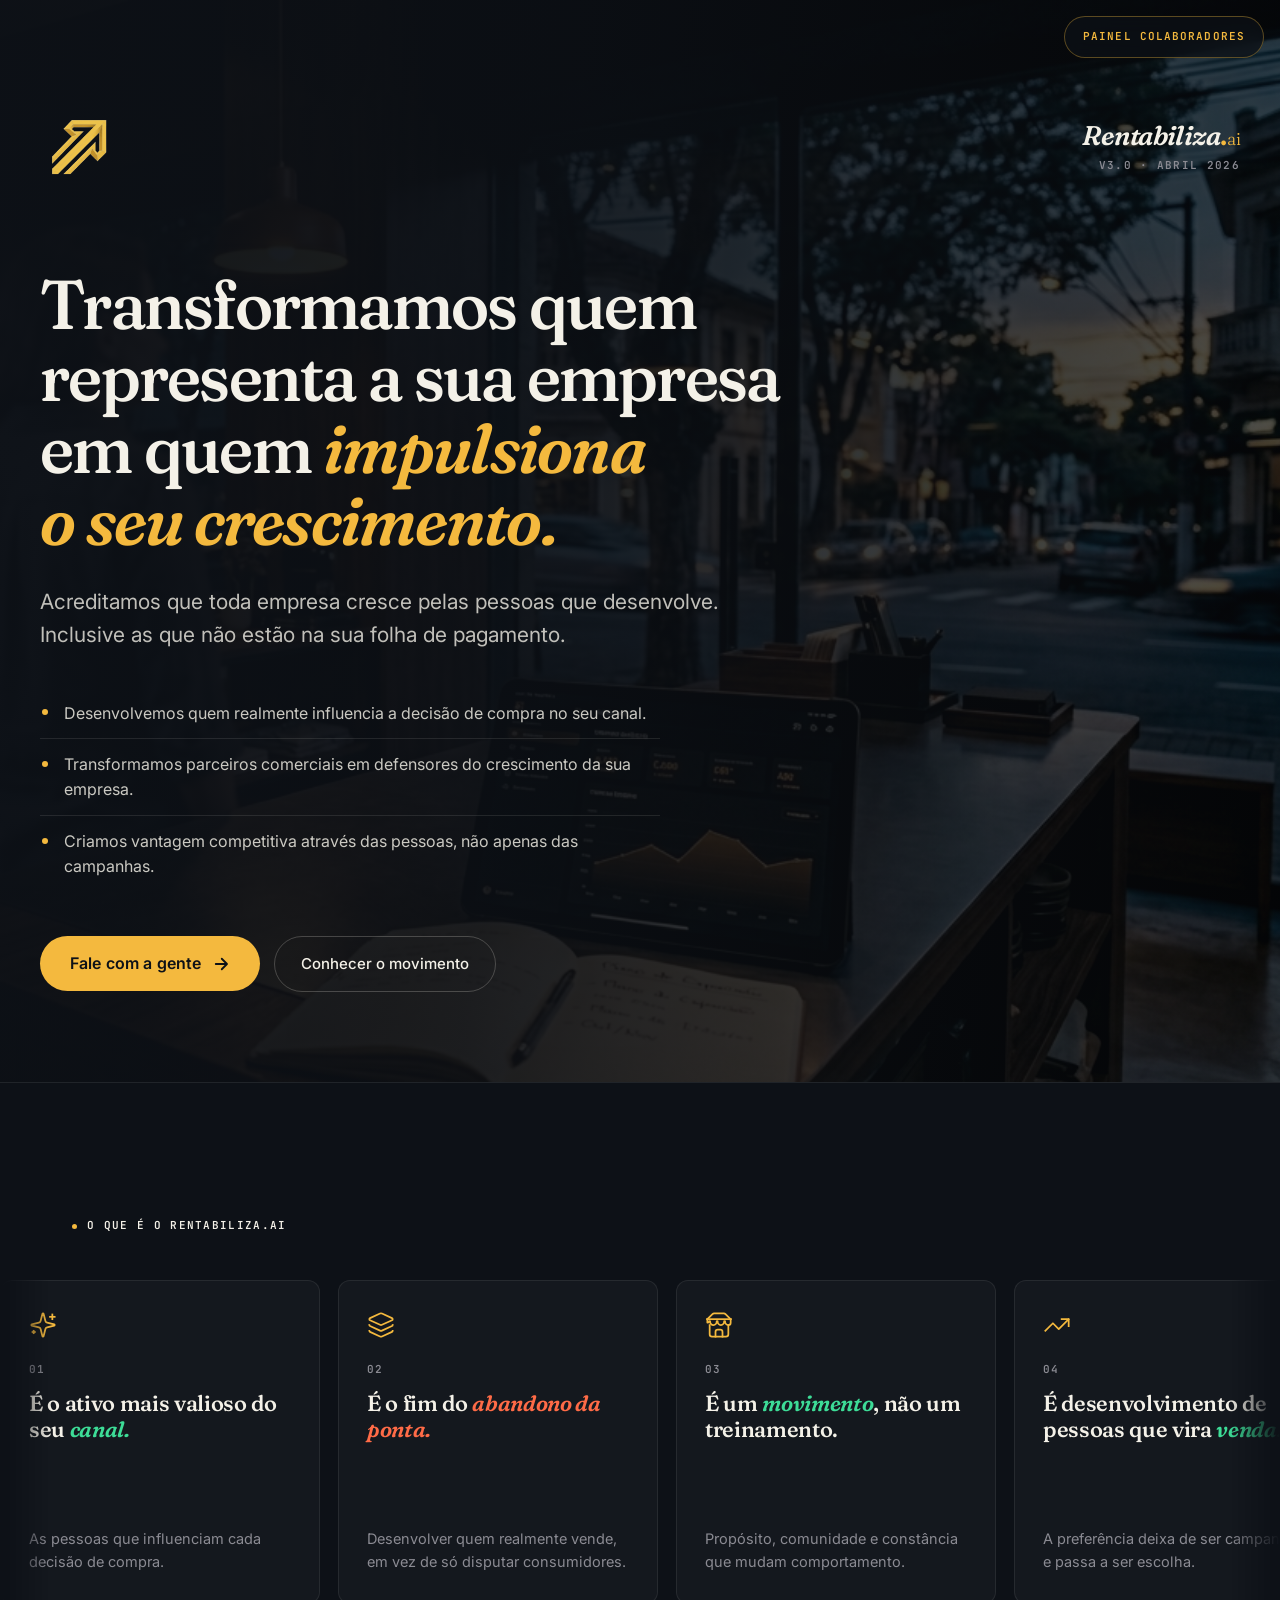
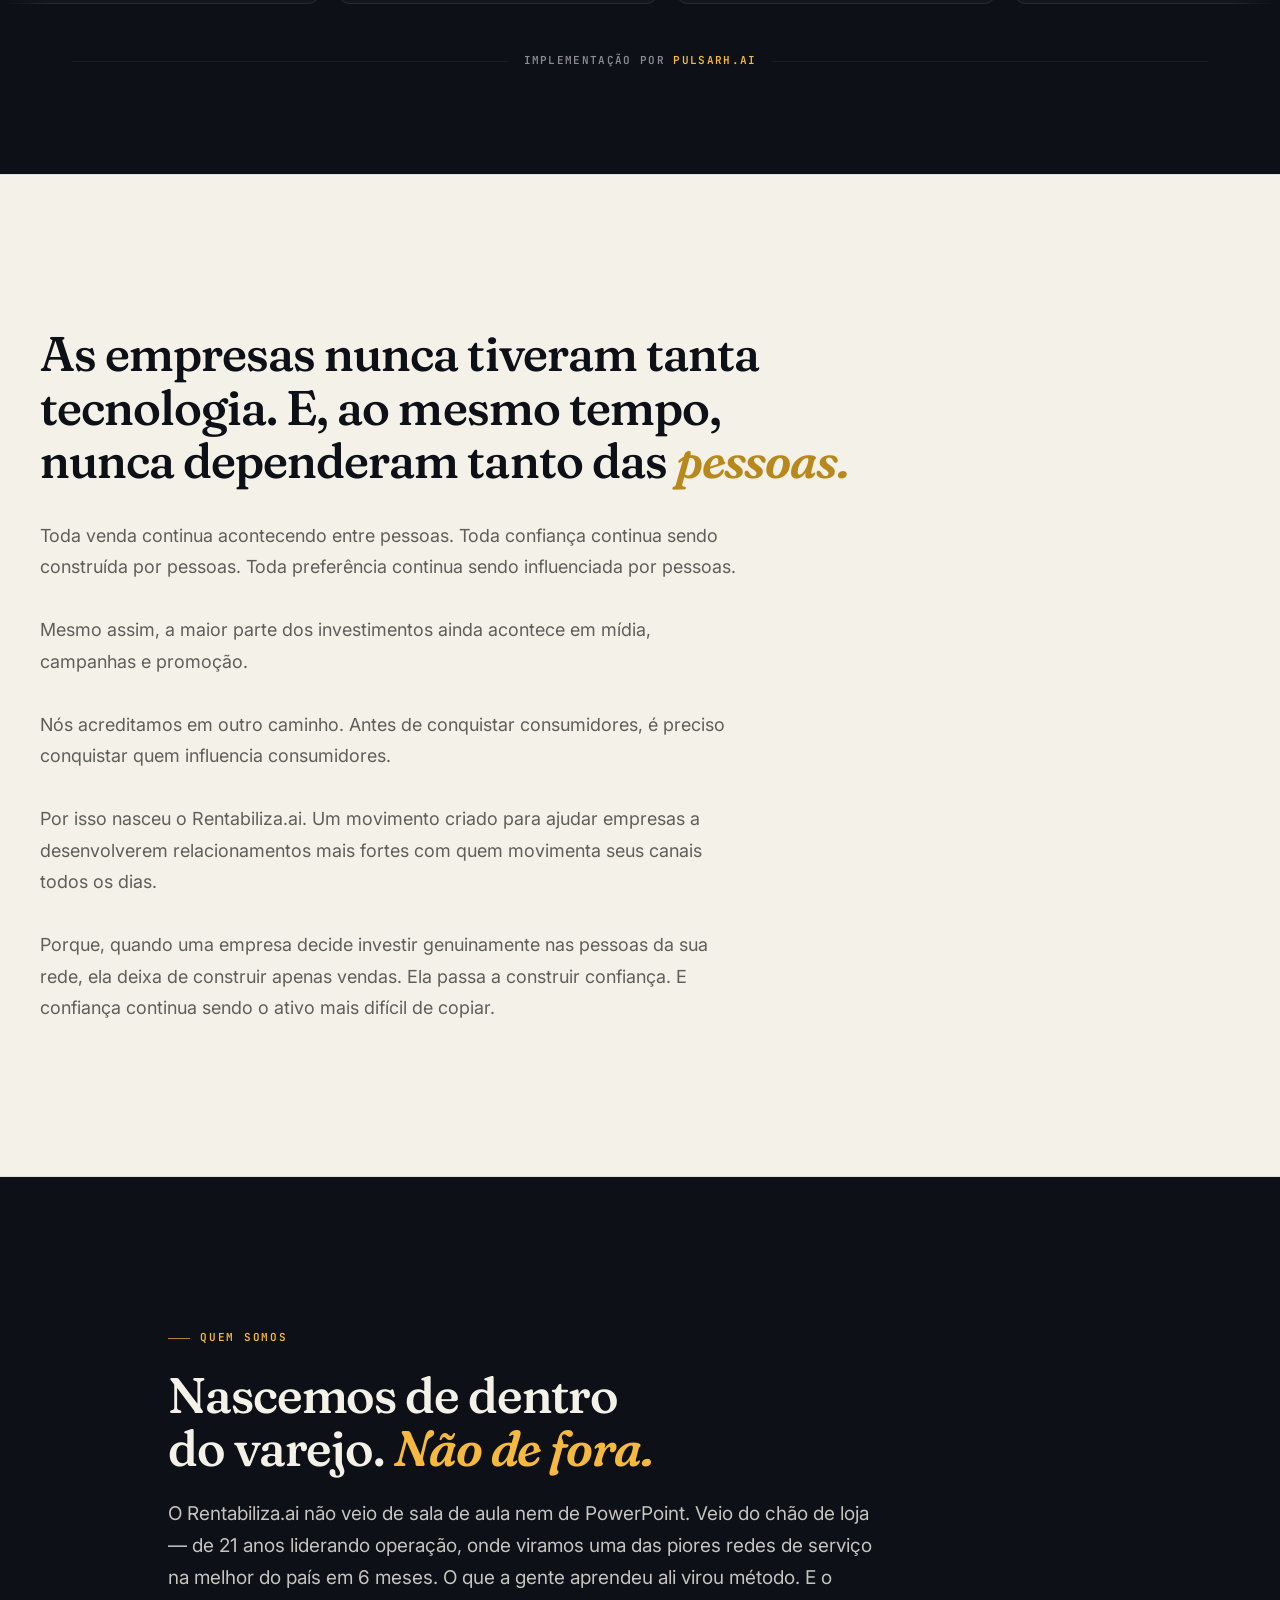
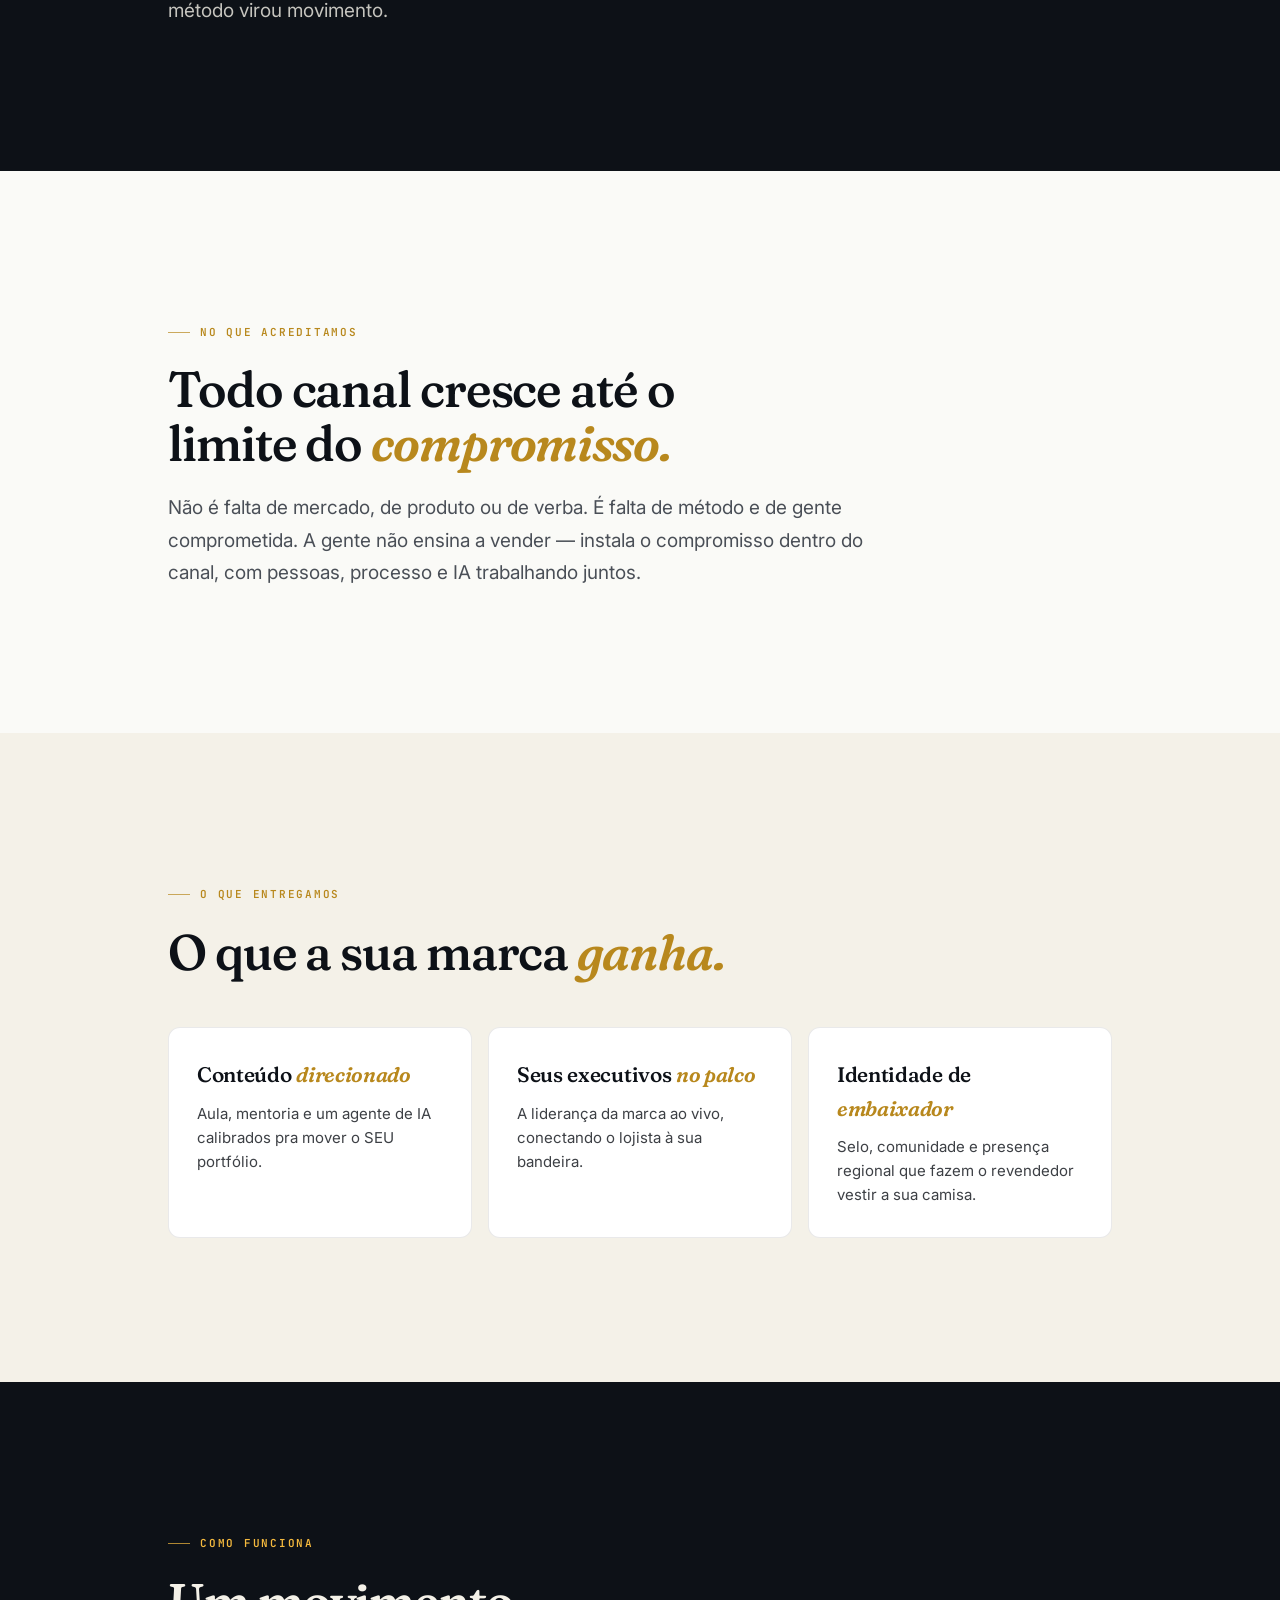
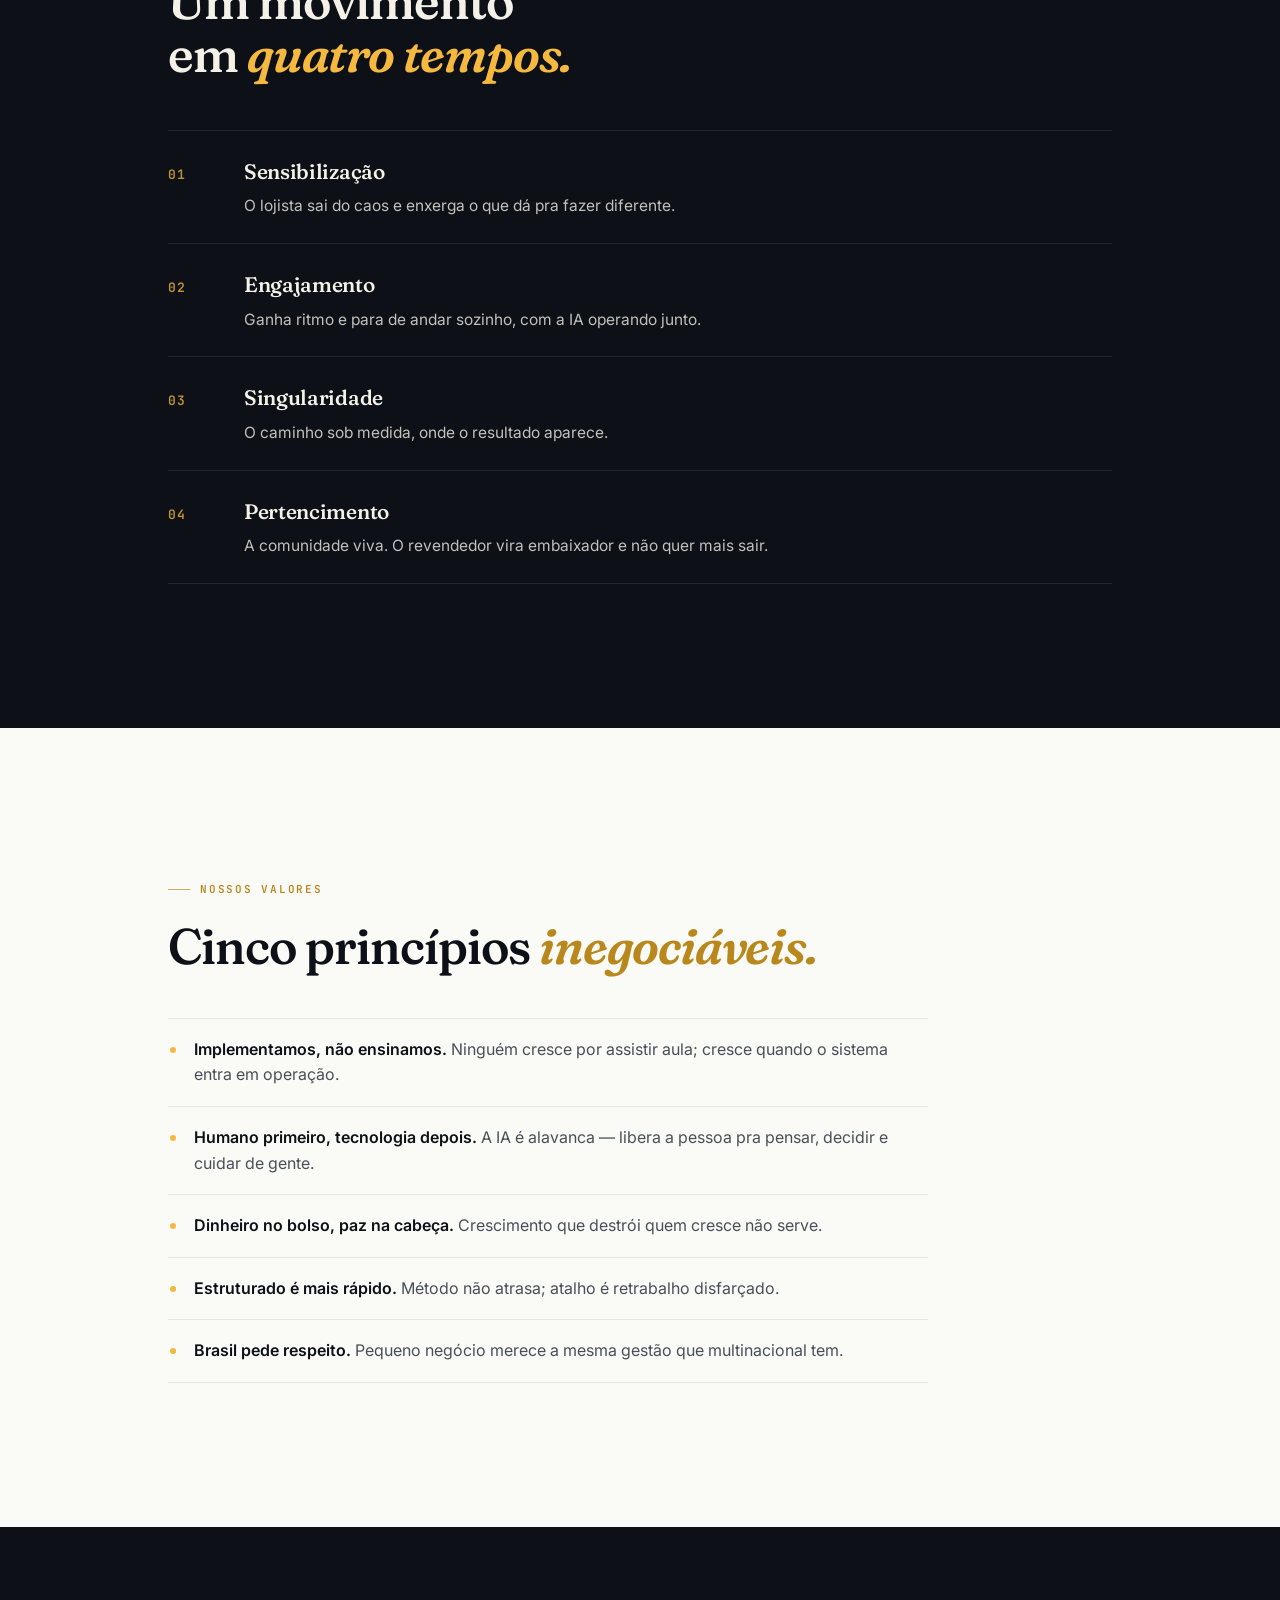
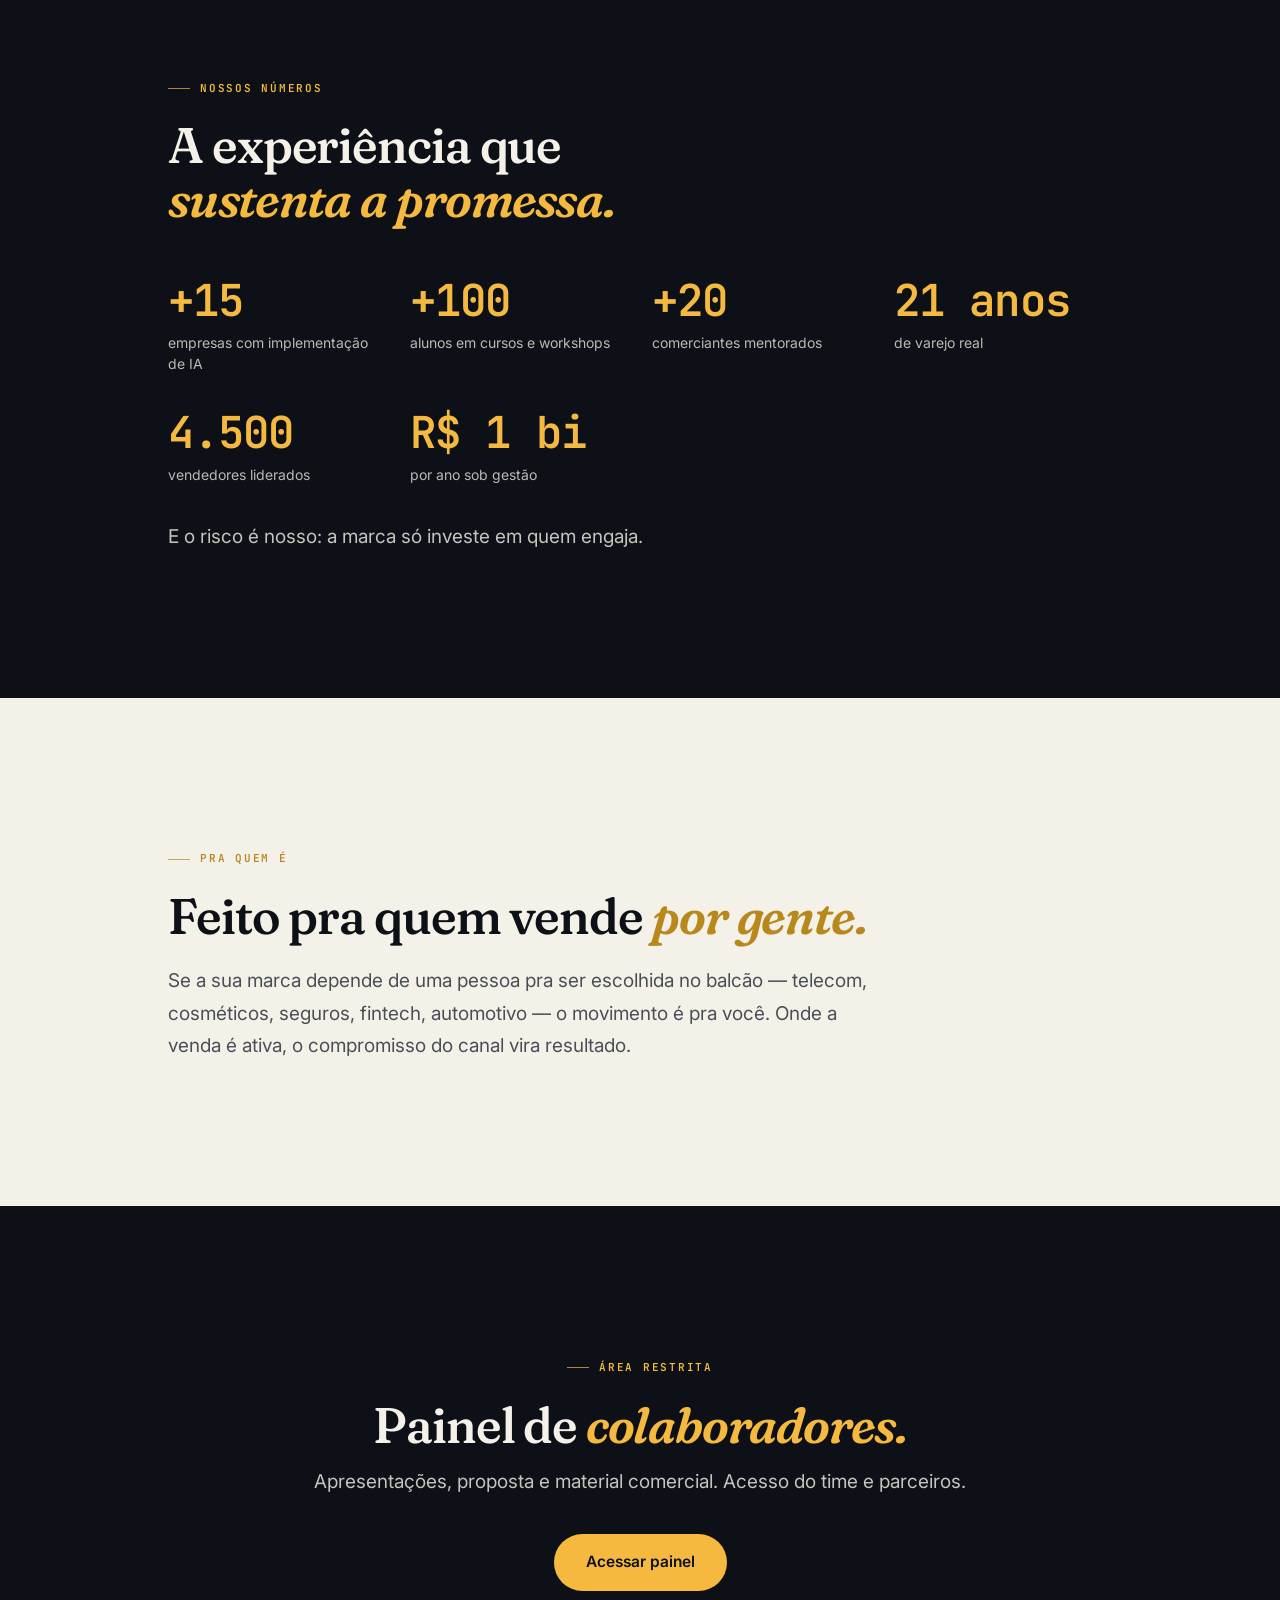
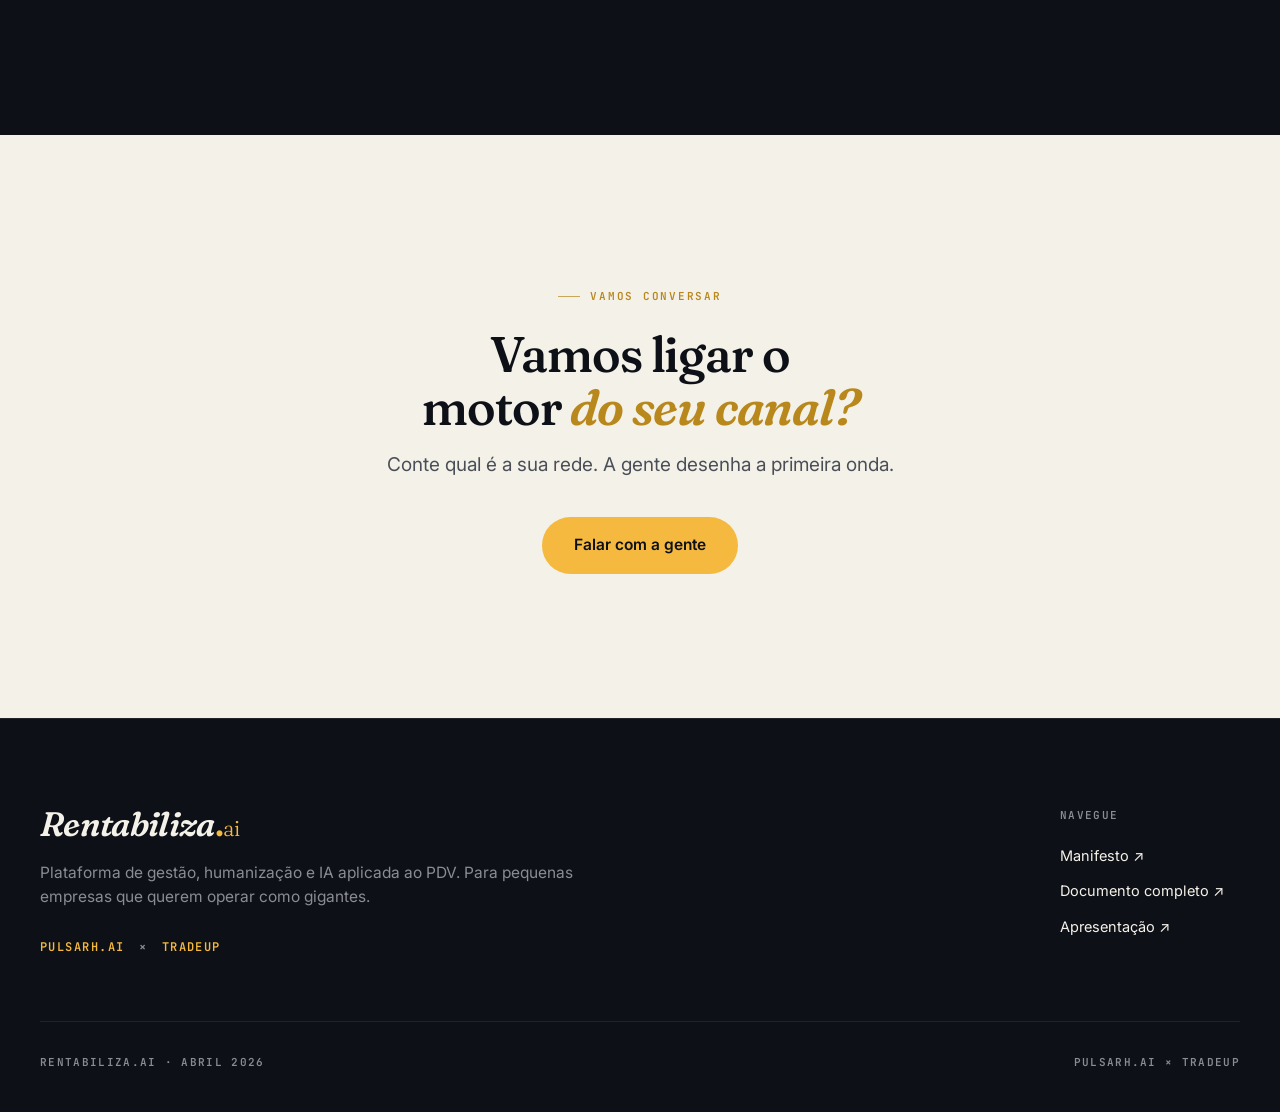
<file: index.html>
<!DOCTYPE html>
<html lang="pt-BR">
<head>
  <meta charset="UTF-8">
  <meta name="viewport" content="width=device-width, initial-scale=1.0">
  <title>Rentabiliza.ai</title>
  <meta name="description" content="Rentabiliza.ai — plataforma que une pessoas, processos e IA para ajudar pequenas empresas a operar como gigantes. PulsarH.ai × TradeUp.">

  <!-- Open Graph -->
  <meta property="og:type" content="website">
  <meta property="og:title" content="Rentabiliza.ai">
  <meta property="og:description" content="Ajudamos pequenas empresas a operar como gigantes. Pessoas, processos e IA — instalados dentro do negócio.">
  <meta property="og:image" content="https://rentabilizaai.gestaopulsarh.com.br/assets/images/og-image.png">
  <meta property="og:image:width" content="1200">
  <meta property="og:image:height" content="630">
  <meta property="og:image:type" content="image/png">
  <meta property="og:url" content="https://rentabilizaai.gestaopulsarh.com.br/">
  <meta property="og:site_name" content="Rentabiliza.ai">
  <meta property="og:locale" content="pt_BR">

  <!-- Twitter -->
  <meta name="twitter:card" content="summary_large_image">
  <meta name="twitter:title" content="Rentabiliza.ai">
  <meta name="twitter:description" content="Ajudamos pequenas empresas a operar como gigantes.">
  <meta name="twitter:image" content="https://rentabilizaai.gestaopulsarh.com.br/assets/images/og-image.png">

  <meta name="theme-color" content="#0D1117">

  <link rel="icon" type="image/svg+xml" href="assets/brand/logo-mono-amber.svg">

  <!-- Rentabiliza.ai Design Tokens -->
  <link rel="stylesheet" href="assets/brand/rentabiliza-tokens.css">

  <style>
    /* =========================================================================
       CAPA — sistema tipográfico único (banho de UI · ago/2026)
       Escala: xl 44–84 · lg 30–52 · md 22–28 · lede 17–20 · body 16 · mono 11–12
       Headline: Fraunces RETA 540 · itálico 600 âmbar SÓ na ênfase (em)
       Efeitos: hairlines + reveal sutil no scroll. Nada de vidro, nada de glow.
       ========================================================================= */
    *, *::before, *::after { margin: 0; padding: 0; box-sizing: border-box; }
    html { scroll-behavior: smooth; }
    body {
      background: var(--r-bg);
      color: var(--r-fg);
      font-family: var(--r-font-body);
      line-height: var(--r-lh-body);
      -webkit-font-smoothing: antialiased;
      overflow-x: hidden;
    }
    a { color: inherit; text-decoration: none; }
    button { border: none; background: none; cursor: pointer; font: inherit; color: inherit; }
    img { max-width: 100%; display: block; }
    ::selection { background: rgba(244,185,62,.25); }

    /* ---------- primitivas da página ---------- */
    .d-xl {
      font-family: var(--r-font-display);
      font-variation-settings: var(--r-fraunces-axes);
      font-weight: 540; font-style: normal;
      font-size: clamp(40px, 5.6vw, 76px);
      line-height: 1.04; letter-spacing: -0.025em;
    }
    .d-lg {
      font-family: var(--r-font-display);
      font-variation-settings: var(--r-fraunces-axes);
      font-weight: 540; font-style: normal;
      font-size: clamp(30px, 3.8vw, 52px);
      line-height: 1.08; letter-spacing: -0.02em;
    }
    .lede { font-family: var(--r-font-body); font-size: clamp(17px, 1.7vw, 20px); line-height: 1.65; }

    /* reveal sutil */
    .rv { opacity: 0; transform: translateY(16px); transition: opacity .7s cubic-bezier(.2,.6,.2,1), transform .7s cubic-bezier(.2,.6,.2,1); }
    .rv.in { opacity: 1; transform: none; }
    @media (prefers-reduced-motion: reduce) {
      .rv { opacity: 1; transform: none; transition: none; }
    }

    /* ═══════════════════════════════ HERO ═══════════════════════════════ */
    .hero {
      position: relative;
      padding: clamp(96px, 12vh, 140px) 32px clamp(80px, 10vh, 120px);
      background: var(--r-bg);
      overflow: hidden;
      min-height: 94vh;
      display: flex; align-items: center;
    }
    .hero-video {
      position: absolute; inset: 0;
      width: 100%; height: 100%;
      object-fit: cover;
      object-position: center right;
      opacity: 1;
      filter: saturate(.82) contrast(1.04) brightness(.44);
      transform: scale(1.08);
      transform-origin: top left;
      pointer-events: none;
      z-index: 0;
    }
    .hero::before {
      content: ''; position: absolute; inset: 0;
      background-image: url('assets/images/hero-pdv.jpg');
      background-size: cover;
      background-position: center right;
      opacity: .5;
      filter: saturate(.8) contrast(1.02) brightness(.5);
      pointer-events: none;
      z-index: 0;
    }
    .hero::after {
      content: ''; position: absolute; inset: 0;
      background: linear-gradient(97deg, rgba(13,17,23,.96) 0%, rgba(13,17,23,.82) 42%, rgba(13,17,23,.5) 76%, rgba(13,17,23,.28) 100%);
      pointer-events: none;
    }
    .hero-inner {
      max-width: var(--r-container-max);
      margin: 0 auto;
      position: relative; z-index: 2;
      width: 100%;
    }
    .hero-brand-stack {
      display: flex;
      justify-content: space-between;
      align-items: center;
      width: 100%;
      gap: 32px;
      margin-bottom: clamp(56px, 9vh, 96px);
    }
    .hero-brand-stack .hero-symbol {
      display: block;
      width: clamp(60px, 6.5vw, 80px);
      height: auto;
      margin: 0;
    }
    .hero-brand-text {
      display: flex;
      flex-direction: column;
      align-items: flex-end;
      text-align: right;
      gap: 8px;
    }
    .hero-brand-wordmark {
      font-family: var(--r-font-display);
      font-variation-settings: var(--r-fraunces-axes);
      font-size: 27px;
      line-height: 1;
      display: inline-flex;
      align-items: baseline;
      letter-spacing: -0.02em;
    }
    .hero-brand-wordmark .r-name { font-style: italic; font-weight: 600; color: var(--r-fg); }
    .hero-brand-wordmark .r-dot { color: var(--r-amber); font-weight: 600; }
    .hero-brand-wordmark .r-ai { color: var(--r-amber); font-weight: 300; font-size: .65em; margin-left: .02em; }
    .hero-brand-version {
      font-family: var(--r-font-mono);
      font-size: 11px;
      font-weight: 600;
      letter-spacing: var(--r-tr-eyebrow);
      text-transform: uppercase;
      color: var(--r-fg-muted);
    }
    .hero-title {
      font-family: var(--r-font-display);
      font-variation-settings: var(--r-fraunces-axes);
      font-style: normal;
      font-weight: 540;
      font-size: clamp(38px, 5.4vw, 74px);
      line-height: 1.04;
      letter-spacing: -0.025em;
      color: var(--r-fg);
      max-width: 20ch;
      margin-bottom: 28px;
      text-wrap: balance;
    }
    .hero-title em {
      font-style: italic;
      font-weight: 600;
      color: var(--r-amber);
    }
    .hero-sub {
      font-family: var(--r-font-body);
      font-weight: 400;
      font-size: clamp(17px, 1.8vw, 21px);
      line-height: 1.6;
      color: rgba(244,241,232,.78);
      max-width: 56ch;
      margin-bottom: 8px;
    }
    .hero-points {
      list-style: none;
      display: grid; gap: 0;
      max-width: 620px;
      margin: 36px 0 0;
      padding: 0;
    }
    .hero-points li {
      position: relative;
      padding: 13px 0 13px 24px;
      font-family: var(--r-font-body);
      font-size: 16px;
      line-height: 1.55;
      color: rgba(244,241,232,.82);
      border-top: 1px solid rgba(244,241,232,.1);
    }
    .hero-points li:first-child { border-top: none; }
    .hero-points li::before {
      content: '';
      position: absolute; left: 2px; top: 1.35em;
      width: 6px; height: 6px; border-radius: 50%;
      background: var(--r-amber);
    }
    .hero-cta-group {
      display: flex;
      flex-wrap: wrap;
      gap: 14px;
      margin-top: 44px;
      align-items: center;
    }
    .hero-cta-primary {
      display: inline-flex; align-items: center; justify-content: center;
      gap: 10px;
      min-height: 54px;
      padding: 15px 30px;
      background: var(--r-amber);
      color: var(--r-bg);
      font-family: var(--r-font-body);
      font-weight: 600;
      font-size: 16px;
      letter-spacing: .01em;
      border-radius: 999px;
      transition: background var(--r-transition-base), transform var(--r-transition-base);
    }
    .hero-cta-primary:hover { background: var(--r-amber-hover); transform: translateY(-1px); }
    .hero-cta-primary:active { transform: none; }
    .hero-cta-primary svg { width: 18px; height: 18px; flex-shrink: 0; }
    .hero-cta-secondary {
      display: inline-flex; align-items: center; justify-content: center;
      gap: 8px;
      min-height: 54px;
      padding: 15px 26px;
      background: transparent;
      color: var(--r-fg);
      font-family: var(--r-font-body);
      font-weight: 500;
      font-size: 15px;
      border: 1px solid rgba(244,241,232,.22);
      border-radius: 999px;
      transition: border-color var(--r-transition-base), color var(--r-transition-base);
    }
    .hero-cta-secondary:hover { border-color: var(--r-amber); color: var(--r-amber); }

    @media (prefers-reduced-motion: reduce) {
      .hero-video { display: none !important; }
      *, *::before, *::after { animation-duration: .001ms !important; transition-duration: .001ms !important; }
    }

    /* ═══════════ TRILHO — O que é o Rentabiliza.ai ═══════════ */
    .intro-section {
      padding: clamp(88px, 11vw, 128px) 0 clamp(72px, 9vw, 104px);
      background: var(--r-bg);
      position: relative;
      border-top: 1px solid var(--r-border);
    }
    .intro-head {
      max-width: var(--r-container-max);
      margin: 0 auto 40px;
      padding: 0 32px;
    }
    /* Carrossel flutuante — loop contínuo, pausa no hover */
    .intro-scroller {
      overflow: hidden;
      padding: 4px 0 8px;
      -webkit-mask-image: linear-gradient(90deg, transparent 0, #000 4%, #000 96%, transparent 100%);
              mask-image: linear-gradient(90deg, transparent 0, #000 4%, #000 96%, transparent 100%);
    }
    .intro-track {
      display: flex;
      gap: 18px;
      width: max-content;
      animation: intro-scroll 34s linear infinite;
      will-change: transform;
    }
    .intro-track:hover { animation-play-state: paused; }
    @keyframes intro-scroll {
      from { transform: translateX(0); }
      to   { transform: translateX(calc(-50% - 9px)); }
    }
    .intro-card {
      flex: 0 0 320px;
      max-width: 320px;
      min-height: 250px;
      display: flex; flex-direction: column;
      padding: 30px 28px;
      background: rgba(255,255,255,.03);
      border: 1px solid var(--r-border);
      border-radius: var(--r-radius-lg);
      transition: border-color var(--r-transition-base), transform var(--r-transition-base);
    }
    .intro-card:hover { border-color: var(--r-amber-border); transform: translateY(-2px); }
    .intro-card-icon {
      width: 28px; height: 28px;
      color: var(--r-amber);
      margin-bottom: 22px;
      stroke-width: 1.5px;
    }
    .intro-card-num {
      font-family: var(--r-font-mono);
      font-size: 11px;
      font-weight: 600;
      letter-spacing: var(--r-tr-eyebrow);
      color: var(--r-fg-muted);
      text-transform: uppercase;
      margin-bottom: 12px;
    }
    .intro-card-title {
      font-family: var(--r-font-display);
      font-variation-settings: var(--r-fraunces-axes);
      font-style: normal;
      font-weight: 540;
      font-size: 22px;
      line-height: 1.18;
      letter-spacing: -0.015em;
      color: var(--r-fg);
      margin-bottom: 12px;
    }
    .intro-card-title em { font-style: italic; font-weight: 600; }
    .intro-card-desc {
      font-family: var(--r-font-body);
      font-size: 14.5px;
      line-height: 1.6;
      color: var(--r-fg-muted);
      margin-top: auto;
    }
    .intro-scroll-cue {
      display: flex; align-items: center; gap: 16px;
      max-width: var(--r-container-max);
      margin: 40px auto 0;
      padding: 0 32px;
      font-family: var(--r-font-mono);
      font-size: 11px;
      font-weight: 600;
      letter-spacing: var(--r-tr-eyebrow);
      text-transform: uppercase;
      color: var(--r-fg-muted);
    }
    .intro-scroll-cue .r-rule { flex: 1; margin: 0; background: var(--r-border); opacity: .7; }
    .intro-scroll-cue .r-rule::after { display: none; }
    .intro-scroll-cue span strong { color: var(--r-amber); font-weight: 600; }

    /* ═══════════ DECLARAÇÃO (papel) ═══════════ */
    .cards-section {
      padding: clamp(104px, 13vw, 152px) 32px;
      background: var(--r-bg);
      border-top: 1px solid var(--r-border);
      border-bottom: 1px solid var(--r-border);
    }
    .cards-inner { max-width: var(--r-container-max); margin: 0 auto; }
    .cards-head { max-width: 880px; }
    .cards-head h2 {
      font-family: var(--r-font-display);
      font-variation-settings: var(--r-fraunces-axes);
      font-weight: 540;
      font-size: clamp(30px, 3.8vw, 52px);
      line-height: 1.1;
      letter-spacing: -0.02em;
      color: var(--r-fg);
      text-wrap: balance;
    }
    .cards-head h2 em { font-style: italic; font-weight: 600; color: #B8881D; }
    .cards-sub {
      max-width: 64ch;
      margin-top: 32px;
      font-family: var(--r-font-body);
      font-size: clamp(16px, 1.6vw, 18px);
      line-height: 1.75;
      color: var(--r-fg-muted);
    }

    /* ═══════════ SEÇÕES INSTITUCIONAIS ═══════════ */
    .inst { padding: clamp(96px, 12vw, 144px) 0; }
    .inst .iwrap { max-width: 1000px; margin: 0 auto; padding: 0 28px; }
    .inst-dark { background: var(--r-bg-primary-dark, #0D1117); color: #F4F1E8; }
    .inst-paper { background: #FAFAF7; color: #0D1117; }
    .inst-cream { background: #F4F1E8; color: #0D1117; }
    .inst .ieye {
      font-family: var(--r-font-mono);
      font-size: 11px; font-weight: 600;
      letter-spacing: .16em; text-transform: uppercase;
      color: var(--r-amber);
      display: inline-flex; align-items: center; gap: 10px;
      margin-bottom: 22px;
    }
    .inst-paper .ieye, .inst-cream .ieye { color: #B8881D; }
    .inst .ieye::before { content: ""; width: 22px; height: 1px; background: currentColor; opacity: .7; }
    .inst h2 {
      font-family: var(--r-font-display);
      font-variation-settings: var(--r-fraunces-axes);
      font-weight: 540; font-style: normal;
      font-size: clamp(30px, 4vw, 50px);
      line-height: 1.07;
      letter-spacing: -0.022em;
      max-width: 22ch;
      margin-bottom: 22px;
      text-wrap: balance;
    }
    .inst h2 em { font-style: italic; font-weight: 600; color: var(--r-amber); }
    .inst-paper h2 em, .inst-cream h2 em { color: #B8881D; }
    .inst p.ilede {
      font-family: var(--r-font-body);
      font-size: clamp(16px, 1.8vw, 19px);
      line-height: 1.7;
      max-width: 60ch;
    }
    .inst-dark p.ilede { color: rgba(244,241,232,.8); }
    .inst-paper p.ilede, .inst-cream p.ilede { color: #4A4F57; }

    .igrid { display: grid; grid-template-columns: repeat(auto-fit, minmax(250px, 1fr)); gap: 16px; margin-top: 48px; }
    .icard {
      border-radius: var(--r-radius-lg);
      padding: 30px 28px;
      border: 1px solid rgba(13,17,23,.09);
      background: #fff;
      transition: border-color var(--r-transition-base), transform var(--r-transition-base);
    }
    .icard:hover { border-color: rgba(244,185,62,.45); transform: translateY(-2px); }
    .inst-dark .icard { background: rgba(255,255,255,.03); border-color: rgba(255,255,255,.09); }
    .icard h3 {
      font-family: var(--r-font-display);
      font-variation-settings: var(--r-fraunces-axes);
      font-weight: 540;
      font-size: 21px;
      letter-spacing: -0.015em;
      margin-bottom: 10px;
    }
    .icard h3 em { font-style: italic; font-weight: 600; color: #B8881D; }
    .inst-dark .icard h3 em { color: var(--r-amber); }
    .icard p { font-size: 15px; line-height: 1.6; opacity: .8; }

    .isteps { display: grid; gap: 0; margin-top: 48px; }
    .istep {
      display: grid; grid-template-columns: 56px 1fr;
      gap: 20px; align-items: baseline;
      padding: 24px 0;
      border-top: 1px solid rgba(255,255,255,.09);
    }
    .istep:last-child { border-bottom: 1px solid rgba(255,255,255,.09); }
    .istep .sn {
      font-family: var(--r-font-mono);
      color: var(--r-amber);
      font-weight: 600; font-size: 13px;
      letter-spacing: .08em;
    }
    .istep b {
      font-family: var(--r-font-display);
      font-variation-settings: var(--r-fraunces-axes);
      font-weight: 540;
      font-size: 21px;
      letter-spacing: -0.015em;
      display: block; margin-bottom: 5px;
    }
    .istep span { font-size: 15.5px; line-height: 1.6; opacity: .78; }

    .inums { display: grid; grid-template-columns: repeat(auto-fit, minmax(170px, 1fr)); gap: 36px 24px; margin-top: 52px; }
    .inum b {
      font-family: var(--r-font-mono);
      font-weight: 600;
      font-size: clamp(30px, 3.6vw, 44px);
      letter-spacing: -0.02em;
      color: var(--r-amber);
      display: block; line-height: 1;
    }
    .inum span { font-size: 14px; line-height: 1.5; opacity: .75; margin-top: 10px; display: block; max-width: 24ch; }

    .ivalues { display: grid; gap: 0; margin-top: 44px; max-width: 760px; }
    .ival {
      position: relative;
      padding: 18px 0 18px 26px;
      font-size: 16px; line-height: 1.6;
      border-top: 1px solid rgba(13,17,23,.08);
      color: #4A4F57;
    }
    .ival:last-child { border-bottom: 1px solid rgba(13,17,23,.08); }
    .ival::before {
      content: '';
      position: absolute; left: 2px; top: 1.75em;
      width: 6px; height: 6px; border-radius: 50%;
      background: var(--r-amber);
    }
    .ival b { font-weight: 600; color: #0D1117; }

    .icta-btn {
      display: inline-flex; align-items: center; gap: 10px;
      font-family: var(--r-font-body);
      font-weight: 600; font-size: 15.5px;
      padding: 16px 32px;
      border-radius: 999px;
      text-decoration: none;
      background: var(--r-amber);
      color: #0D1117;
      margin-top: 36px;
      border: none; cursor: pointer;
      transition: background var(--r-transition-base), transform var(--r-transition-base);
    }
    .icta-btn:hover { background: var(--r-amber-hover); transform: translateY(-1px); }
    .icta-ghost { background: transparent; border: 1px solid rgba(244,185,62,.5); color: var(--r-amber); }

    /* ═══════════ FOOTER ═══════════ */
    .footer {
      background: var(--r-bg);
      padding: 88px 32px 40px;
      border-top: 1px solid var(--r-border);
    }
    .footer-inner {
      max-width: var(--r-container-max);
      margin: 0 auto;
      display: grid;
      grid-template-columns: 1fr auto;
      gap: 48px;
      align-items: flex-start;
    }
    .footer-brand { max-width: 560px; }
    .footer-wordmark {
      font-family: var(--r-font-display);
      font-variation-settings: var(--r-fraunces-axes);
      font-size: 34px;
      line-height: 1;
      display: inline-flex;
      align-items: baseline;
      letter-spacing: -0.02em;
      margin-bottom: 20px;
    }
    .footer-wordmark .r-name { font-style: italic; font-weight: 600; color: var(--r-fg); }
    .footer-wordmark .r-dot { color: var(--r-amber); font-weight: 600; }
    .footer-wordmark .r-ai { color: var(--r-amber); font-weight: 300; font-size: .65em; margin-left: .02em; }
    .footer-tagline {
      font-family: var(--r-font-body);
      font-size: 15.5px;
      color: var(--r-fg-muted);
      line-height: 1.6;
      margin-bottom: 28px;
    }
    .footer-sig {
      font-family: var(--r-font-mono);
      font-size: 12px; font-weight: 600;
      letter-spacing: var(--r-tr-eyebrow);
      text-transform: uppercase;
      color: var(--r-amber);
    }
    .footer-sig span { color: var(--r-fg-muted); margin: 0 6px; }
    .footer-nav { display: flex; flex-direction: column; gap: 12px; min-width: 180px; }
    .footer-nav-label {
      font-family: var(--r-font-mono);
      font-size: 11px; font-weight: 600;
      letter-spacing: var(--r-tr-eyebrow);
      text-transform: uppercase;
      color: var(--r-fg-muted);
      margin-bottom: 8px;
    }
    .footer-nav a {
      font-family: var(--r-font-body);
      font-size: 14.5px;
      color: var(--r-fg);
      transition: color var(--r-transition-base);
    }
    .footer-nav a:hover { color: var(--r-amber); }
    .footer-bottom {
      max-width: var(--r-container-max);
      margin: 64px auto 0;
      padding-top: 32px;
      border-top: 1px solid var(--r-border);
      display: flex; justify-content: space-between;
      font-family: var(--r-font-mono);
      font-size: 11px; font-weight: 600;
      letter-spacing: var(--r-tr-eyebrow);
      text-transform: uppercase;
      color: var(--r-fg-muted);
    }

    /* ═══════════ PAINEL COLABORADORES ═══════════ */
    .colab-fab {
      position: fixed; top: 16px; right: 16px; z-index: 70;
      font-family: var(--r-font-mono);
      font-size: 11px; font-weight: 600;
      letter-spacing: .1em; text-transform: uppercase;
      padding: 11px 18px;
      border-radius: 999px;
      background: rgba(13,17,23,.72);
      backdrop-filter: blur(10px);
      -webkit-backdrop-filter: blur(10px);
      border: 1px solid rgba(244,185,62,.35);
      color: var(--r-amber);
      cursor: pointer;
      transition: border-color var(--r-transition-base), background var(--r-transition-base);
    }
    .colab-fab:hover { background: rgba(13,17,23,.92); border-color: rgba(244,185,62,.65); }
    .colab-ov {
      position: fixed; inset: 0; z-index: 90;
      background: rgba(6,8,12,.78);
      backdrop-filter: blur(6px);
      display: none; align-items: center; justify-content: center;
      padding: 20px;
    }
    .colab-ov.on { display: flex; }
    .colab-box {
      background: var(--r-bg-secondary-dark, #1A2430);
      border: 1px solid rgba(255,255,255,.1);
      border-radius: var(--r-radius-xl);
      padding: 36px;
      max-width: 440px; width: 100%;
      color: #F4F1E8;
    }
    .colab-box h3 {
      font-family: var(--r-font-display);
      font-variation-settings: var(--r-fraunces-axes);
      font-weight: 540;
      font-size: 24px;
      letter-spacing: -0.015em;
      margin-bottom: 8px;
    }
    .colab-box p { font-size: 14px; opacity: .7; margin-bottom: 22px; }
    .colab-box input {
      width: 100%;
      padding: 14px 16px;
      border-radius: 10px;
      border: 1px solid rgba(255,255,255,.14);
      background: rgba(255,255,255,.05);
      color: #fff; font-size: 15px;
      margin-bottom: 12px;
      font-family: var(--r-font-body);
    }
    .colab-box input:focus { outline: none; border-color: rgba(244,185,62,.6); }
    .colab-box .err { color: var(--r-coral); font-size: 13px; margin-bottom: 10px; display: none; }
    .colab-links { display: none; gap: 10px; flex-direction: column; }
    .colab-links a {
      display: flex; justify-content: space-between; align-items: center;
      padding: 14px 16px;
      border-radius: 10px;
      background: rgba(255,255,255,.04);
      border: 1px solid rgba(255,255,255,.09);
      color: #F4F1E8; text-decoration: none; font-size: 15px;
      transition: border-color var(--r-transition-base), background var(--r-transition-base);
    }
    .colab-links a:hover { border-color: rgba(244,185,62,.45); background: rgba(244,185,62,.06); }
    .colab-links a span { color: var(--r-amber); }
    .colab-acc { border: 1px solid rgba(255,255,255,.09); border-radius: 10px; overflow: hidden; background: rgba(255,255,255,.02); }
    .colab-acc summary { list-style: none; cursor: pointer; padding: 14px 16px; display: flex; justify-content: space-between; align-items: center; color: #F4F1E8; font-size: 15px; }
    .colab-acc summary::-webkit-details-marker { display: none; }
    .colab-acc .acc-ar { color: var(--r-amber); transition: transform .2s; }
    .colab-acc[open] .acc-ar { transform: rotate(180deg); }
    .colab-acc a { margin: 0 8px 8px; padding: 11px 14px; font-size: 14px; }
    .colab-acc a:first-of-type { margin-top: 2px; }
    .colab-acc .acc-soon { margin: 0 8px 8px; padding: 11px 14px; font-size: 14px; display: flex; justify-content: space-between; align-items: center; color: rgba(244,241,232,.4); border-radius: 10px; background: rgba(255,255,255,.02); cursor: not-allowed; }
    .colab-acc .acc-soon span { font-family: var(--r-font-mono); font-size: 10px; text-transform: uppercase; letter-spacing: .08em; color: rgba(244,185,62,.55); border: 1px solid rgba(244,185,62,.3); padding: 2px 8px; border-radius: 20px; }
    .colab-x { float: right; background: none; border: none; color: #F4F1E8; opacity: .6; font-size: 22px; cursor: pointer; margin-top: -8px; }

    /* ═══════════ RESPONSIVE ═══════════ */
    @media (max-width: 768px) {
      .hero-video { display: none !important; }
      .hero::before { opacity: .5; }
      .hero { min-height: auto; }
    }
    @media (max-width: 900px) {
      .hero { padding: 88px 20px 64px; }
      .hero::before { background-position: 70% center; opacity: .3; }
      .hero::after { background: linear-gradient(180deg, rgba(13,17,23,.9) 0%, rgba(13,17,23,.82) 100%); }
      .hero-brand-stack { gap: 20px; margin-bottom: 52px; }
      .hero-brand-stack .hero-symbol { width: 56px; }
      .hero-brand-wordmark { font-size: 22px; }
      .hero-brand-version { font-size: 9.5px; }
      .hero-title { font-size: clamp(31px, 8vw, 46px); margin-bottom: 22px; }
      .hero-sub { font-size: 17px; }
      .hero-points { margin-top: 28px; }
      .hero-points li { font-size: 15px; padding: 11px 0 11px 22px; }
      .intro-head { margin-bottom: 28px; padding: 0 20px; }
      .intro-track { gap: 14px; animation-duration: 28s; }
      @keyframes intro-scroll { from { transform: translateX(0); } to { transform: translateX(calc(-50% - 7px)); } }
      .intro-card { flex: 0 0 272px; max-width: 272px; padding: 26px 24px; min-height: 230px; }
      .intro-card-title { font-size: 19px; }
      .intro-scroll-cue { padding: 0 20px; font-size: 10px; gap: 12px; margin-top: 32px; }
      .cards-section { padding-left: 20px; padding-right: 20px; }
      .footer { padding-left: 20px; padding-right: 20px; }
      .footer-inner { grid-template-columns: 1fr; gap: 32px; }
      .footer-bottom { flex-direction: column; gap: 12px; }
      .inst .iwrap { padding: 0 20px; }
    }
    @media (max-width: 480px) {
      .hero { padding: 64px 18px 52px; }
      .hero-brand-stack { gap: 14px; margin-bottom: 40px; }
      .hero-brand-stack .hero-symbol { width: 48px; }
      .hero-brand-wordmark { font-size: 20px; }
      .hero-title { font-size: clamp(28px, 8.4vw, 36px); margin-bottom: 18px; }
      .hero-sub { font-size: 16px; }
      .hero-cta-group { margin-top: 32px; flex-direction: column; align-items: stretch; gap: 10px; }
      .hero-cta-primary, .hero-cta-secondary { width: 100%; font-size: 15.5px; }
      .intro-card { flex: 0 0 248px; max-width: 248px; }
      .cards-section { padding-top: 80px; padding-bottom: 80px; }
      .footer { padding: 56px 18px 28px; }
      .footer-wordmark { font-size: 28px; }
    }
  </style>
</head>
<body>

  <!-- ══ HERO ══ -->
  <section class="hero">
    <video class="hero-video" autoplay loop muted playsinline preload="metadata" poster="assets/images/hero-pdv.jpg" aria-hidden="true">
      <source src="assets/videos/hero-entrepreneur.mp4" type="video/mp4">
    </video>
    <div class="hero-inner">
      <div class="hero-brand-stack">
        <img src="assets/brand/chevron-primary.png" alt="Rentabiliza.ai — Impossible Chevron" class="hero-symbol">
        <div class="hero-brand-text">
          <div class="hero-brand-wordmark">
            <span class="r-name">Rentabiliza</span><span class="r-dot">.</span><span class="r-ai">ai</span>
          </div>
          <div class="hero-brand-version">V3.0 · Abril 2026</div>
        </div>
      </div>
      <h1 class="hero-title">
        Transformamos quem representa a sua empresa em quem <em>impulsiona o seu crescimento.</em>
      </h1>
      <p class="hero-sub">
        Acreditamos que toda empresa cresce pelas pessoas que desenvolve. Inclusive as que não estão na sua folha de pagamento.
      </p>
      <ul class="hero-points">
        <li>Desenvolvemos quem realmente influencia a decisão de compra no seu canal.</li>
        <li>Transformamos parceiros comerciais em defensores do crescimento da sua empresa.</li>
        <li>Criamos vantagem competitiva através das pessoas, não apenas das campanhas.</li>
      </ul>
      <div class="hero-cta-group">
        <a href="#contato" class="hero-cta-primary" aria-label="Fale com a gente">
          Fale com a gente
          <svg viewBox="0 0 24 24" fill="none" stroke="currentColor" stroke-width="2.4" stroke-linecap="round" stroke-linejoin="round" aria-hidden="true"><path d="M5 12h14M13 5l7 7-7 7"/></svg>
        </a>
        <a href="doc.html" class="hero-cta-secondary" aria-label="Conhecer o movimento">Conhecer o movimento</a>
      </div>
    </div>
  </section>

  <!-- ══════════════════════════════════════════════════════════════════════ -->
  <!-- ══ SEÇÃO 1 · TRILHO — O que é o Rentabiliza.ai                        ══ -->
  <!-- ══════════════════════════════════════════════════════════════════════ -->
  <section class="intro-section">
    <div class="intro-head">
      <div class="r-eyebrow">O que é o Rentabiliza.ai</div>
    </div>

    <div class="intro-scroller">
      <div class="intro-track">
        <!-- CARD 01 · sparkles -->
        <article class="intro-card">
          <svg class="intro-card-icon" viewBox="0 0 24 24" fill="none" stroke="currentColor" stroke-width="1.5" stroke-linecap="square" stroke-linejoin="round" aria-hidden="true">
            <path d="M9.937 15.5A2 2 0 0 0 8.5 14.063l-6.135-1.582a.5.5 0 0 1 0-.962L8.5 9.936A2 2 0 0 0 9.937 8.5l1.582-6.135a.5.5 0 0 1 .963 0L14.063 8.5A2 2 0 0 0 15.5 9.937l6.135 1.581a.5.5 0 0 1 0 .964L15.5 14.063a2 2 0 0 0-1.437 1.437l-1.582 6.135a.5.5 0 0 1-.963 0z"/>
            <path d="M20 3v4"/><path d="M22 5h-4"/><path d="M4 17v2"/><path d="M5 18H3"/>
          </svg>
          <div class="intro-card-num">01</div>
          <h3 class="intro-card-title">É o ativo mais valioso do seu <em style="font-family:inherit;color:var(--r-mint);">canal.</em></h3>
          <p class="intro-card-desc">As pessoas que influenciam cada decisão de compra.</p>
        </article>

        <!-- CARD 02 · layers -->
        <article class="intro-card">
          <svg class="intro-card-icon" viewBox="0 0 24 24" fill="none" stroke="currentColor" stroke-width="1.5" stroke-linecap="square" stroke-linejoin="round" aria-hidden="true">
            <path d="M12.83 2.18a2 2 0 0 0-1.66 0L2.6 6.08a1 1 0 0 0 0 1.83l8.58 3.91a2 2 0 0 0 1.66 0l8.58-3.9a1 1 0 0 0 0-1.83Z"/>
            <path d="M2 12a1 1 0 0 0 .58.91l8.6 3.91a2 2 0 0 0 1.65 0l8.58-3.9A1 1 0 0 0 22 12"/>
            <path d="M2 17a1 1 0 0 0 .58.91l8.6 3.91a2 2 0 0 0 1.65 0l8.58-3.9A1 1 0 0 0 22 17"/>
          </svg>
          <div class="intro-card-num">02</div>
          <h3 class="intro-card-title">É o fim do <em style="font-family:inherit;color:var(--r-coral);">abandono da ponta.</em></h3>
          <p class="intro-card-desc">Desenvolver quem realmente vende, em vez de só disputar consumidores.</p>
        </article>

        <!-- CARD 03 · store -->
        <article class="intro-card">
          <svg class="intro-card-icon" viewBox="0 0 24 24" fill="none" stroke="currentColor" stroke-width="1.5" stroke-linecap="square" stroke-linejoin="round" aria-hidden="true">
            <path d="m2 7 4.41-4.41A2 2 0 0 1 7.83 2h8.34a2 2 0 0 1 1.42.59L22 7"/>
            <path d="M4 12v8a2 2 0 0 0 2 2h12a2 2 0 0 0 2-2v-8"/>
            <path d="M15 22v-4a2 2 0 0 0-2-2h-2a2 2 0 0 0-2 2v4"/>
            <path d="M2 7h20"/><path d="M22 7v3a2 2 0 0 1-2 2a2.7 2.7 0 0 1-2.741-2.913a.45.45 0 0 0-.9 0A2.7 2.7 0 0 1 13.62 12a2.7 2.7 0 0 1-2.742-2.913a.45.45 0 0 0-.9 0A2.7 2.7 0 0 1 7.24 12a2.7 2.7 0 0 1-2.79-2.913a.45.45 0 0 0-.9 0A2.7 2.7 0 0 1 2 10V7"/>
          </svg>
          <div class="intro-card-num">03</div>
          <h3 class="intro-card-title">É um <em style="font-family:inherit;color:var(--r-mint);">movimento</em>, não um treinamento.</h3>
          <p class="intro-card-desc">Propósito, comunidade e constância que mudam comportamento.</p>
        </article>

        <!-- CARD 04 · trending-up -->
        <article class="intro-card">
          <svg class="intro-card-icon" viewBox="0 0 24 24" fill="none" stroke="currentColor" stroke-width="1.5" stroke-linecap="square" stroke-linejoin="round" aria-hidden="true">
            <polyline points="22 7 13.5 15.5 8.5 10.5 2 17"/>
            <polyline points="16 7 22 7 22 13"/>
          </svg>
          <div class="intro-card-num">04</div>
          <h3 class="intro-card-title">É desenvolvimento de pessoas que vira <em style="font-family:inherit;color:var(--r-mint);">venda.</em></h3>
          <p class="intro-card-desc">A preferência deixa de ser campanha e passa a ser escolha.</p>
        </article>

        <!-- CARD 05 · target -->
        <article class="intro-card">
          <svg class="intro-card-icon" viewBox="0 0 24 24" fill="none" stroke="currentColor" stroke-width="1.5" stroke-linecap="square" stroke-linejoin="round" aria-hidden="true">
            <circle cx="12" cy="12" r="10"/>
            <circle cx="12" cy="12" r="6"/>
            <circle cx="12" cy="12" r="2"/>
          </svg>
          <div class="intro-card-num">05</div>
          <h3 class="intro-card-title">É a virada de chave do seu <em style="font-family:inherit;color:var(--r-mint);">canal</em>, com zero investimento seu.</h3>
          <p class="intro-card-desc">Na largada, você não paga nada. Primeiro a gente entrega valor. Depois você investe só em quem gerar resultado.</p>
        </article>

        <!-- CARD 06 · shield-check -->
        <article class="intro-card">
          <svg class="intro-card-icon" viewBox="0 0 24 24" fill="none" stroke="currentColor" stroke-width="1.5" stroke-linecap="square" stroke-linejoin="round" aria-hidden="true">
            <path d="M20 13c0 5-3.5 7.5-7.66 8.95a1 1 0 0 1-.67-.01C7.5 20.5 4 18 4 13V6a1 1 0 0 1 1-1c2 0 4.5-1.2 6.24-2.72a1.17 1.17 0 0 1 1.52 0C14.51 3.81 17 5 19 5a1 1 0 0 1 1 1z"/>
            <path d="m9 12 2 2 4-4"/>
          </svg>
          <div class="intro-card-num">06</div>
          <h3 class="intro-card-title">É <em style="font-family:inherit;color:var(--r-coral);">IA</em> que acelera e método que transforma.</h3>
          <p class="intro-card-desc">Medição e personalização a serviço das pessoas.</p>
        </article>

        <!-- ═══ CLONES para loop seamless (aria-hidden) ═══ -->
        <article class="intro-card" aria-hidden="true">
          <svg class="intro-card-icon" viewBox="0 0 24 24" fill="none" stroke="currentColor" stroke-width="1.5" stroke-linecap="square" stroke-linejoin="round">
            <path d="M9.937 15.5A2 2 0 0 0 8.5 14.063l-6.135-1.582a.5.5 0 0 1 0-.962L8.5 9.936A2 2 0 0 0 9.937 8.5l1.582-6.135a.5.5 0 0 1 .963 0L14.063 8.5A2 2 0 0 0 15.5 9.937l6.135 1.581a.5.5 0 0 1 0 .964L15.5 14.063a2 2 0 0 0-1.437 1.437l-1.582 6.135a.5.5 0 0 1-.963 0z"/>
            <path d="M20 3v4"/><path d="M22 5h-4"/><path d="M4 17v2"/><path d="M5 18H3"/>
          </svg>
          <div class="intro-card-num">01</div>
          <h3 class="intro-card-title">É o ativo mais valioso do seu <em style="font-family:inherit;color:var(--r-mint);">canal.</em></h3>
          <p class="intro-card-desc">As pessoas que influenciam cada decisão de compra.</p>
        </article>
        <article class="intro-card" aria-hidden="true">
          <svg class="intro-card-icon" viewBox="0 0 24 24" fill="none" stroke="currentColor" stroke-width="1.5" stroke-linecap="square" stroke-linejoin="round">
            <path d="M12.83 2.18a2 2 0 0 0-1.66 0L2.6 6.08a1 1 0 0 0 0 1.83l8.58 3.91a2 2 0 0 0 1.66 0l8.58-3.9a1 1 0 0 0 0-1.83Z"/>
            <path d="M2 12a1 1 0 0 0 .58.91l8.6 3.91a2 2 0 0 0 1.65 0l8.58-3.9A1 1 0 0 0 22 12"/>
            <path d="M2 17a1 1 0 0 0 .58.91l8.6 3.91a2 2 0 0 0 1.65 0l8.58-3.9A1 1 0 0 0 22 17"/>
          </svg>
          <div class="intro-card-num">02</div>
          <h3 class="intro-card-title">É o fim do <em style="font-family:inherit;color:var(--r-coral);">abandono da ponta.</em></h3>
          <p class="intro-card-desc">Desenvolver quem realmente vende, em vez de só disputar consumidores.</p>
        </article>
        <article class="intro-card" aria-hidden="true">
          <svg class="intro-card-icon" viewBox="0 0 24 24" fill="none" stroke="currentColor" stroke-width="1.5" stroke-linecap="square" stroke-linejoin="round">
            <path d="m2 7 4.41-4.41A2 2 0 0 1 7.83 2h8.34a2 2 0 0 1 1.42.59L22 7"/>
            <path d="M4 12v8a2 2 0 0 0 2 2h12a2 2 0 0 0 2-2v-8"/>
            <path d="M15 22v-4a2 2 0 0 0-2-2h-2a2 2 0 0 0-2 2v4"/>
            <path d="M2 7h20"/><path d="M22 7v3a2 2 0 0 1-2 2a2.7 2.7 0 0 1-2.741-2.913a.45.45 0 0 0-.9 0A2.7 2.7 0 0 1 13.62 12a2.7 2.7 0 0 1-2.742-2.913a.45.45 0 0 0-.9 0A2.7 2.7 0 0 1 7.24 12a2.7 2.7 0 0 1-2.79-2.913a.45.45 0 0 0-.9 0A2.7 2.7 0 0 1 2 10V7"/>
          </svg>
          <div class="intro-card-num">03</div>
          <h3 class="intro-card-title">É um <em style="font-family:inherit;color:var(--r-mint);">movimento</em>, não um treinamento.</h3>
          <p class="intro-card-desc">Propósito, comunidade e constância que mudam comportamento.</p>
        </article>
        <article class="intro-card" aria-hidden="true">
          <svg class="intro-card-icon" viewBox="0 0 24 24" fill="none" stroke="currentColor" stroke-width="1.5" stroke-linecap="square" stroke-linejoin="round">
            <polyline points="22 7 13.5 15.5 8.5 10.5 2 17"/>
            <polyline points="16 7 22 7 22 13"/>
          </svg>
          <div class="intro-card-num">04</div>
          <h3 class="intro-card-title">É desenvolvimento de pessoas que vira <em style="font-family:inherit;color:var(--r-mint);">venda.</em></h3>
          <p class="intro-card-desc">A preferência deixa de ser campanha e passa a ser escolha.</p>
        </article>
        <article class="intro-card" aria-hidden="true">
          <svg class="intro-card-icon" viewBox="0 0 24 24" fill="none" stroke="currentColor" stroke-width="1.5" stroke-linecap="square" stroke-linejoin="round">
            <circle cx="12" cy="12" r="10"/>
            <circle cx="12" cy="12" r="6"/>
            <circle cx="12" cy="12" r="2"/>
          </svg>
          <div class="intro-card-num">05</div>
          <h3 class="intro-card-title">É a virada de chave do seu <em style="font-family:inherit;color:var(--r-mint);">canal</em>, com zero investimento seu.</h3>
          <p class="intro-card-desc">Na largada, você não paga nada. Primeiro a gente entrega valor. Depois você investe só em quem gerar resultado.</p>
        </article>
        <article class="intro-card" aria-hidden="true">
          <svg class="intro-card-icon" viewBox="0 0 24 24" fill="none" stroke="currentColor" stroke-width="1.5" stroke-linecap="square" stroke-linejoin="round">
            <path d="M20 13c0 5-3.5 7.5-7.66 8.95a1 1 0 0 1-.67-.01C7.5 20.5 4 18 4 13V6a1 1 0 0 1 1-1c2 0 4.5-1.2 6.24-2.72a1.17 1.17 0 0 1 1.52 0C14.51 3.81 17 5 19 5a1 1 0 0 1 1 1z"/>
            <path d="m9 12 2 2 4-4"/>
          </svg>
          <div class="intro-card-num">06</div>
          <h3 class="intro-card-title">É <em style="font-family:inherit;color:var(--r-coral);">IA</em> que acelera e método que transforma.</h3>
          <p class="intro-card-desc">Medição e personalização a serviço das pessoas.</p>
        </article>
      </div>
    </div>

    <div class="intro-scroll-cue">
      <div class="r-rule"></div>
      <span>Implementação por <strong>PulsarH.ai</strong></span>
      <div class="r-rule"></div>
    </div>
  </section>

  <!-- ══ DECLARAÇÃO (surface-light — papel) ══ -->
  <section class="cards-section surface-light">
    <div class="cards-inner">
      <div class="cards-head">
        <h2>As empresas nunca tiveram tanta tecnologia. E, ao mesmo tempo, nunca dependeram tanto das <em>pessoas.</em></h2>
        <p class="cards-sub">Toda venda continua acontecendo entre pessoas. Toda confiança continua sendo construída por pessoas. Toda preferência continua sendo influenciada por pessoas.<br><br>Mesmo assim, a maior parte dos investimentos ainda acontece em mídia, campanhas e promoção.<br><br>Nós acreditamos em outro caminho. Antes de conquistar consumidores, é preciso conquistar quem influencia consumidores.<br><br>Por isso nasceu o Rentabiliza.ai. Um movimento criado para ajudar empresas a desenvolverem relacionamentos mais fortes com quem movimenta seus canais todos os dias.<br><br>Porque, quando uma empresa decide investir genuinamente nas pessoas da sua rede, ela deixa de construir apenas vendas. Ela passa a construir confiança. E confiança continua sendo o ativo mais difícil de copiar.</p>
      </div>

    </div>
  </section>



  <!-- ══ SEÇÕES INSTITUCIONAIS ══ -->
  <section class="inst inst-dark"><div class="iwrap">
    <div class="ieye">Quem somos</div>
    <h2>Nascemos de dentro do varejo. <em>Não de fora.</em></h2>
    <p class="ilede">O Rentabiliza.ai não veio de sala de aula nem de PowerPoint. Veio do chão de loja — de 21 anos liderando operação, onde viramos uma das piores redes de serviço na melhor do país em 6 meses. O que a gente aprendeu ali virou método. E o método virou movimento.</p>
  </div></section>

  <section class="inst inst-paper"><div class="iwrap">
    <div class="ieye">No que acreditamos</div>
    <h2>Todo canal cresce até o limite do <em>compromisso.</em></h2>
    <p class="ilede">Não é falta de mercado, de produto ou de verba. É falta de método e de gente comprometida. A gente não ensina a vender — instala o compromisso dentro do canal, com pessoas, processo e IA trabalhando juntos.</p>
  </div></section>

  <section class="inst inst-cream"><div class="iwrap">
    <div class="ieye">O que entregamos</div>
    <h2>O que a sua marca <em>ganha.</em></h2>
    <div class="igrid">
      <div class="icard"><h3>Conteúdo <em>direcionado</em></h3><p>Aula, mentoria e um agente de IA calibrados pra mover o SEU portfólio.</p></div>
      <div class="icard"><h3>Seus executivos <em>no palco</em></h3><p>A liderança da marca ao vivo, conectando o lojista à sua bandeira.</p></div>
      <div class="icard"><h3>Identidade de <em>embaixador</em></h3><p>Selo, comunidade e presença regional que fazem o revendedor vestir a sua camisa.</p></div>
    </div>
  </div></section>

  <section class="inst inst-dark"><div class="iwrap">
    <div class="ieye">Como funciona</div>
    <h2>Um movimento em <em>quatro tempos.</em></h2>
    <div class="isteps">
      <div class="istep"><span class="sn">01</span><div><b>Sensibilização</b><span>O lojista sai do caos e enxerga o que dá pra fazer diferente.</span></div></div>
      <div class="istep"><span class="sn">02</span><div><b>Engajamento</b><span>Ganha ritmo e para de andar sozinho, com a IA operando junto.</span></div></div>
      <div class="istep"><span class="sn">03</span><div><b>Singularidade</b><span>O caminho sob medida, onde o resultado aparece.</span></div></div>
      <div class="istep"><span class="sn">04</span><div><b>Pertencimento</b><span>A comunidade viva. O revendedor vira embaixador e não quer mais sair.</span></div></div>
    </div>
  </div></section>

  <section class="inst inst-paper"><div class="iwrap">
    <div class="ieye">Nossos valores</div>
    <h2>Cinco princípios <em>inegociáveis.</em></h2>
    <div class="ivalues">
      <div class="ival"><b>Implementamos, não ensinamos.</b> Ninguém cresce por assistir aula; cresce quando o sistema entra em operação.</div>
      <div class="ival"><b>Humano primeiro, tecnologia depois.</b> A IA é alavanca — libera a pessoa pra pensar, decidir e cuidar de gente.</div>
      <div class="ival"><b>Dinheiro no bolso, paz na cabeça.</b> Crescimento que destrói quem cresce não serve.</div>
      <div class="ival"><b>Estruturado é mais rápido.</b> Método não atrasa; atalho é retrabalho disfarçado.</div>
      <div class="ival"><b>Brasil pede respeito.</b> Pequeno negócio merece a mesma gestão que multinacional tem.</div>
    </div>
  </div></section>

  <section class="inst inst-dark"><div class="iwrap">
    <div class="ieye">Nossos números</div>
    <h2>A experiência que <em>sustenta a promessa.</em></h2>
    <div class="inums">
      <div class="inum"><b>+15</b><span>empresas com implementação de IA</span></div>
      <div class="inum"><b>+100</b><span>alunos em cursos e workshops</span></div>
      <div class="inum"><b>+20</b><span>comerciantes mentorados</span></div>
      <div class="inum"><b>21 anos</b><span>de varejo real</span></div>
      <div class="inum"><b>4.500</b><span>vendedores liderados</span></div>
      <div class="inum"><b>R$ 1 bi</b><span>por ano sob gestão</span></div>
    </div>
    <p class="ilede" style="margin-top:36px;">E o risco é nosso: a marca só investe em quem engaja.</p>
  </div></section>

  <section class="inst inst-cream"><div class="iwrap">
    <div class="ieye">Pra quem é</div>
    <h2>Feito pra quem vende <em>por gente.</em></h2>
    <p class="ilede">Se a sua marca depende de uma pessoa pra ser escolhida no balcão — telecom, cosméticos, seguros, fintech, automotivo — o movimento é pra você. Onde a venda é ativa, o compromisso do canal vira resultado.</p>
  </div></section>

  <section class="inst inst-dark"><div class="iwrap" style="text-align:center;">
    <div class="ieye" style="justify-content:center;">Área restrita</div>
    <h2 style="margin:0 auto 14px;">Painel de <em>colaboradores.</em></h2>
    <p class="ilede" style="margin:0 auto;">Apresentações, proposta e material comercial. Acesso do time e parceiros.</p>
    <button class="icta-btn" onclick="openColab()">Acessar painel</button>
  </div></section>

  <section class="inst inst-cream"><div class="iwrap" style="text-align:center;">
    <div class="ieye" style="justify-content:center;">Vamos conversar</div>
    <h2 style="margin:0 auto 14px;">Vamos ligar o motor <em>do seu canal?</em></h2>
    <p class="ilede" style="margin:0 auto;">Conte qual é a sua rede. A gente desenha a primeira onda.</p>
    <a class="icta-btn" href="#contato">Falar com a gente</a>
  </div></section>

  <!-- ══ FOOTER ══ -->
  <footer class="footer" id="contato">
    <div class="footer-inner">
      <div class="footer-brand">
        <div class="footer-wordmark">
          <span class="r-name">Rentabiliza</span><span class="r-dot">.</span><span class="r-ai">ai</span>
        </div>
        <p class="footer-tagline">
          Plataforma de gestão, humanização e IA aplicada ao PDV. Para pequenas empresas que querem operar como gigantes.
        </p>
        <div class="footer-sig">
          PulsarH.ai <span>×</span> TradeUp
        </div>
      </div>
      <div class="footer-nav">
        <div class="footer-nav-label">Navegue</div>
        <a href="manifesto.html">Manifesto ↗</a>
        <a href="doc.html">Documento completo ↗</a>
        <a href="slides.html">Apresentação ↗</a>
      </div>
    </div>
    <div class="footer-bottom">
      <div>Rentabiliza.ai · Abril 2026</div>
      <div>PulsarH.ai × TradeUp</div>
    </div>
  </footer>

  <script>
    // Hero video — garante autoplay loop em browsers que pausam antes de interação
    (function() {
      const v = document.querySelector('.hero-video');
      if (!v) return;
      v.play().catch(() => {});
      // Tenta novamente após primeiro evento de scroll/touch
      const retry = () => { v.play().catch(() => {}); };
      window.addEventListener('scroll', retry, { once: true, passive: true });
      window.addEventListener('touchstart', retry, { once: true, passive: true });
    })();

    // Reveal sutil no scroll (respeita prefers-reduced-motion via CSS)
    (function() {
      const groups = [
        '.hero-title, .hero-sub, .hero-points, .hero-cta-group',
        '.cards-head > *',
        '.inst .ieye, .inst h2, .inst .ilede, .inst .icta-btn',
        '.icard, .istep, .inum, .ival'
      ];
      const els = document.querySelectorAll(groups.join(', '));
      els.forEach(el => el.classList.add('rv'));
      if (!('IntersectionObserver' in window)) { els.forEach(el => el.classList.add('in')); return; }
      const io = new IntersectionObserver(entries => {
        entries.forEach(e => {
          if (!e.isIntersecting) return;
          const el = e.target;
          const parent = el.parentElement;
          const siblings = parent ? Array.from(parent.children).filter(c => c.classList && c.classList.contains('rv')) : [el];
          const idx = Math.max(0, siblings.indexOf(el));
          el.style.transitionDelay = Math.min(idx * 70, 420) + 'ms';
          el.classList.add('in');
          io.unobserve(el);
        });
      }, { threshold: 0.12, rootMargin: '0px 0px -6% 0px' });
      els.forEach(el => io.observe(el));
    })();
  </script>


  <button class="colab-fab" onclick="openColab()">Painel Colaboradores</button>
  <div class="colab-ov" id="colabOv">
    <div class="colab-box">
      <button class="colab-x" onclick="closeColab()">×</button>
      <h3>Painel de Colaboradores</h3>
      <p>Acesso restrito ao time e parceiros. Digite a senha.</p>
      <div id="colabGate">
        <input type="password" id="colabPw" placeholder="Senha" onkeydown="if(event.key==='Enter')tryColab()">
        <div class="err" id="colabErr">Senha incorreta.</div>
        <button class="icta-btn" style="margin-top:0;width:100%;justify-content:center;" onclick="tryColab()">Entrar</button>
      </div>
      <div class="colab-links" id="colabLinks">
        <a href="proposta.html">Proposta comercial <span>↗</span></a>
        <details class="colab-acc">
          <summary>Apresentações Comerciais <span class="acc-ar">▾</span></summary>
          <a href="slides-claro.html">Claro <span>↗</span></a>
          <span class="acc-soon">TIM <span>em construção</span></span>
          <span class="acc-soon">Motorola DIMO <span>em construção</span></span>
          <span class="acc-soon">Levanci Cowork <span>em construção</span></span>
        </details>
        <a href="entregaveis.html">Apresentação de Entregáveis <span>↗</span></a>
        <a href="slides-varejo.html">Apresentação · Parceiros <span>↗</span></a>
        <a href="doc.html">Business Case <span>↗</span></a>
        <a href="escopo.html">Modelo de Negócio <span>↗</span></a>
        <a href="manifesto.html">Manifesto da Marca <span>↗</span></a>
      </div>
    </div>
  </div>
  <script>
    function openColab(){document.getElementById('colabOv').classList.add('on');}
    function closeColab(){document.getElementById('colabOv').classList.remove('on');}
    function tryColab(){
      var v=document.getElementById('colabPw').value;
      if(v==='Pulsar@2026'){document.getElementById('colabGate').style.display='none';document.getElementById('colabLinks').style.display='flex';}
      else{document.getElementById('colabErr').style.display='block';}
    }
    document.getElementById('colabOv').addEventListener('click',function(e){if(e.target===this)closeColab();});
  </script>

</body>
</html>
</file>
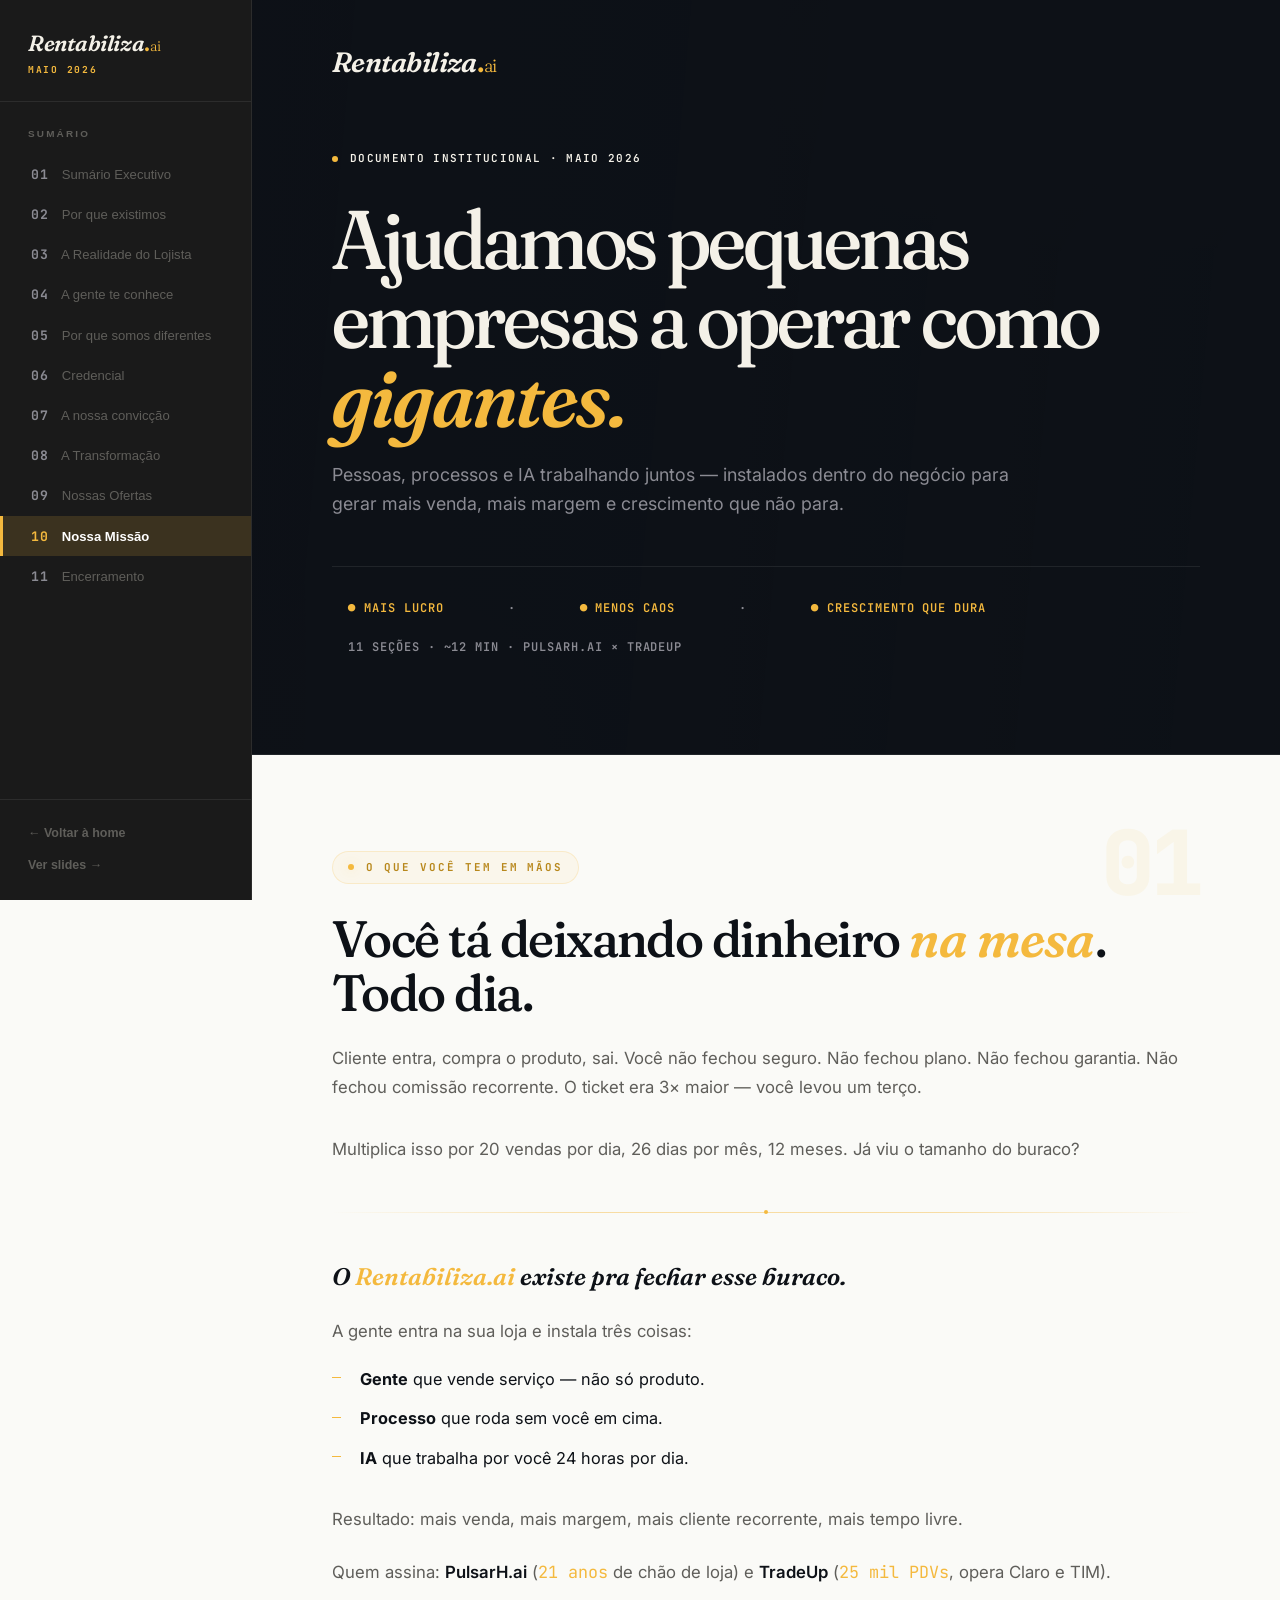
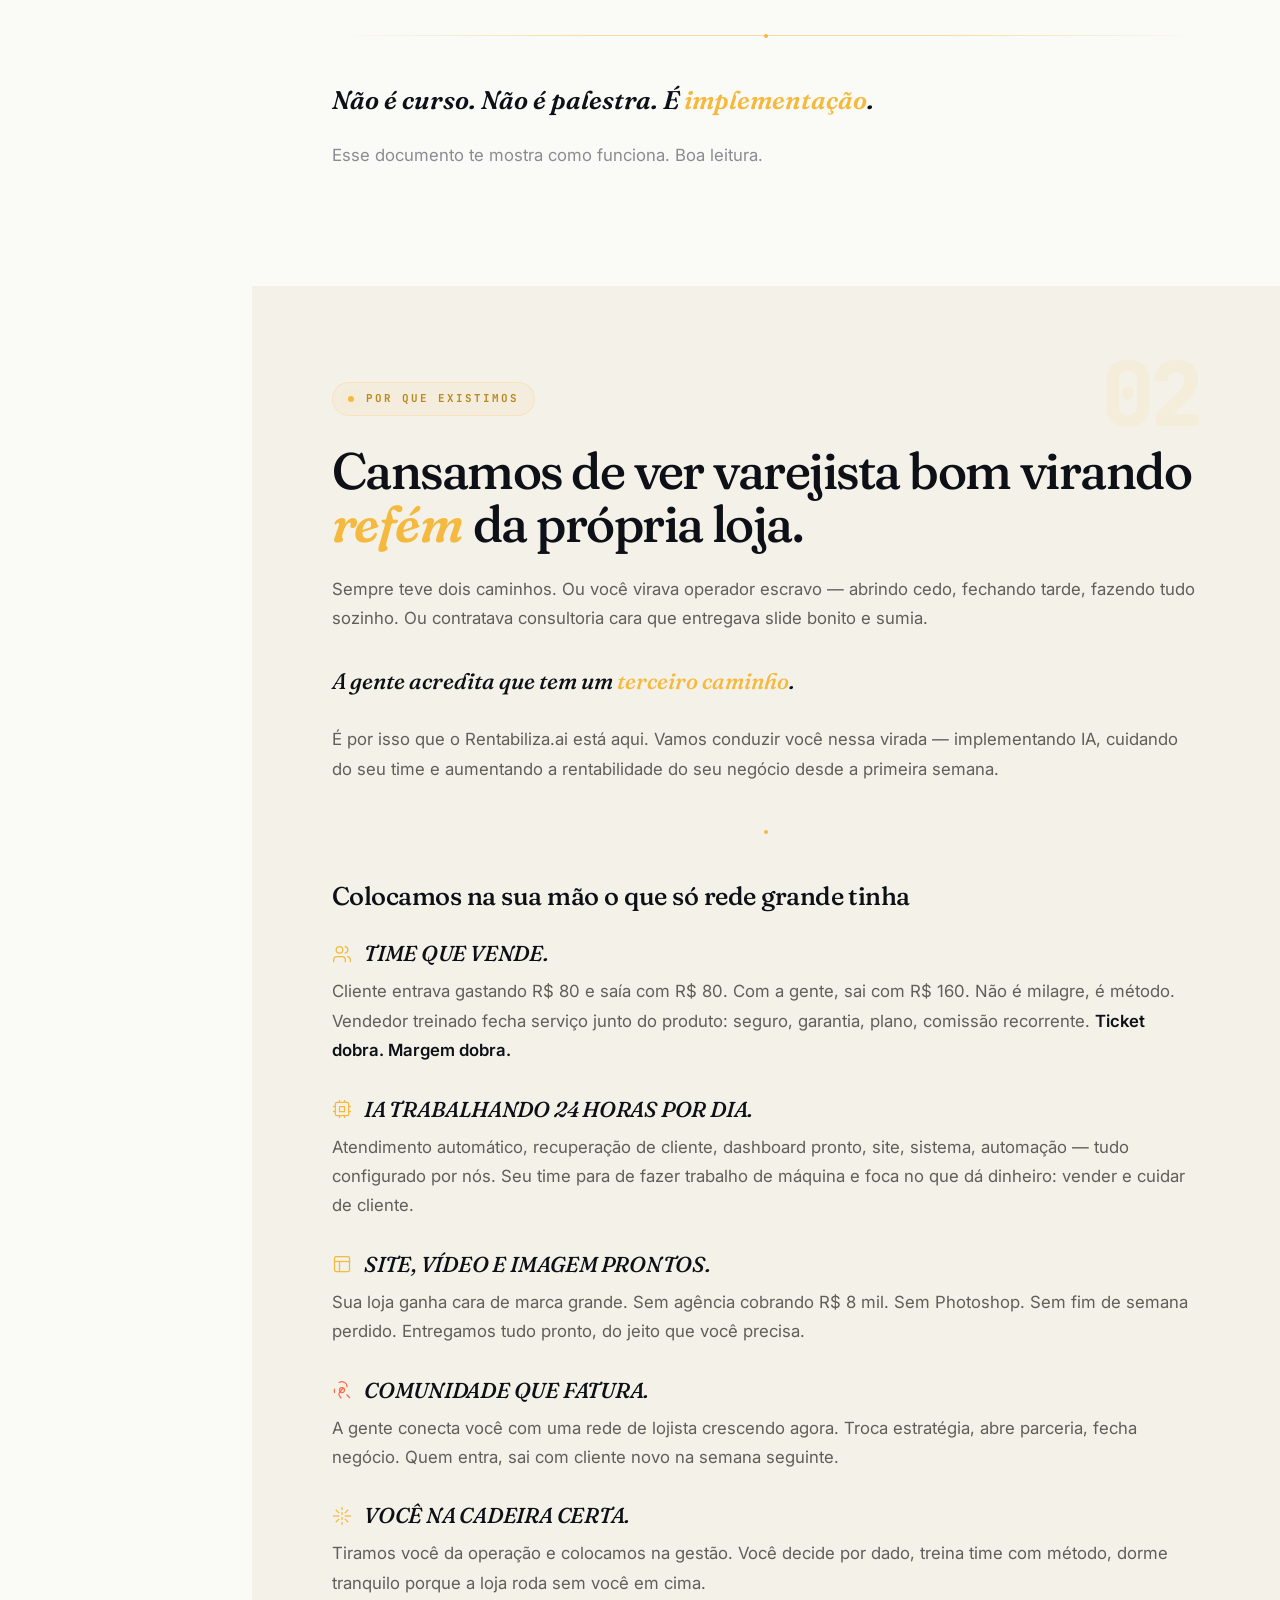
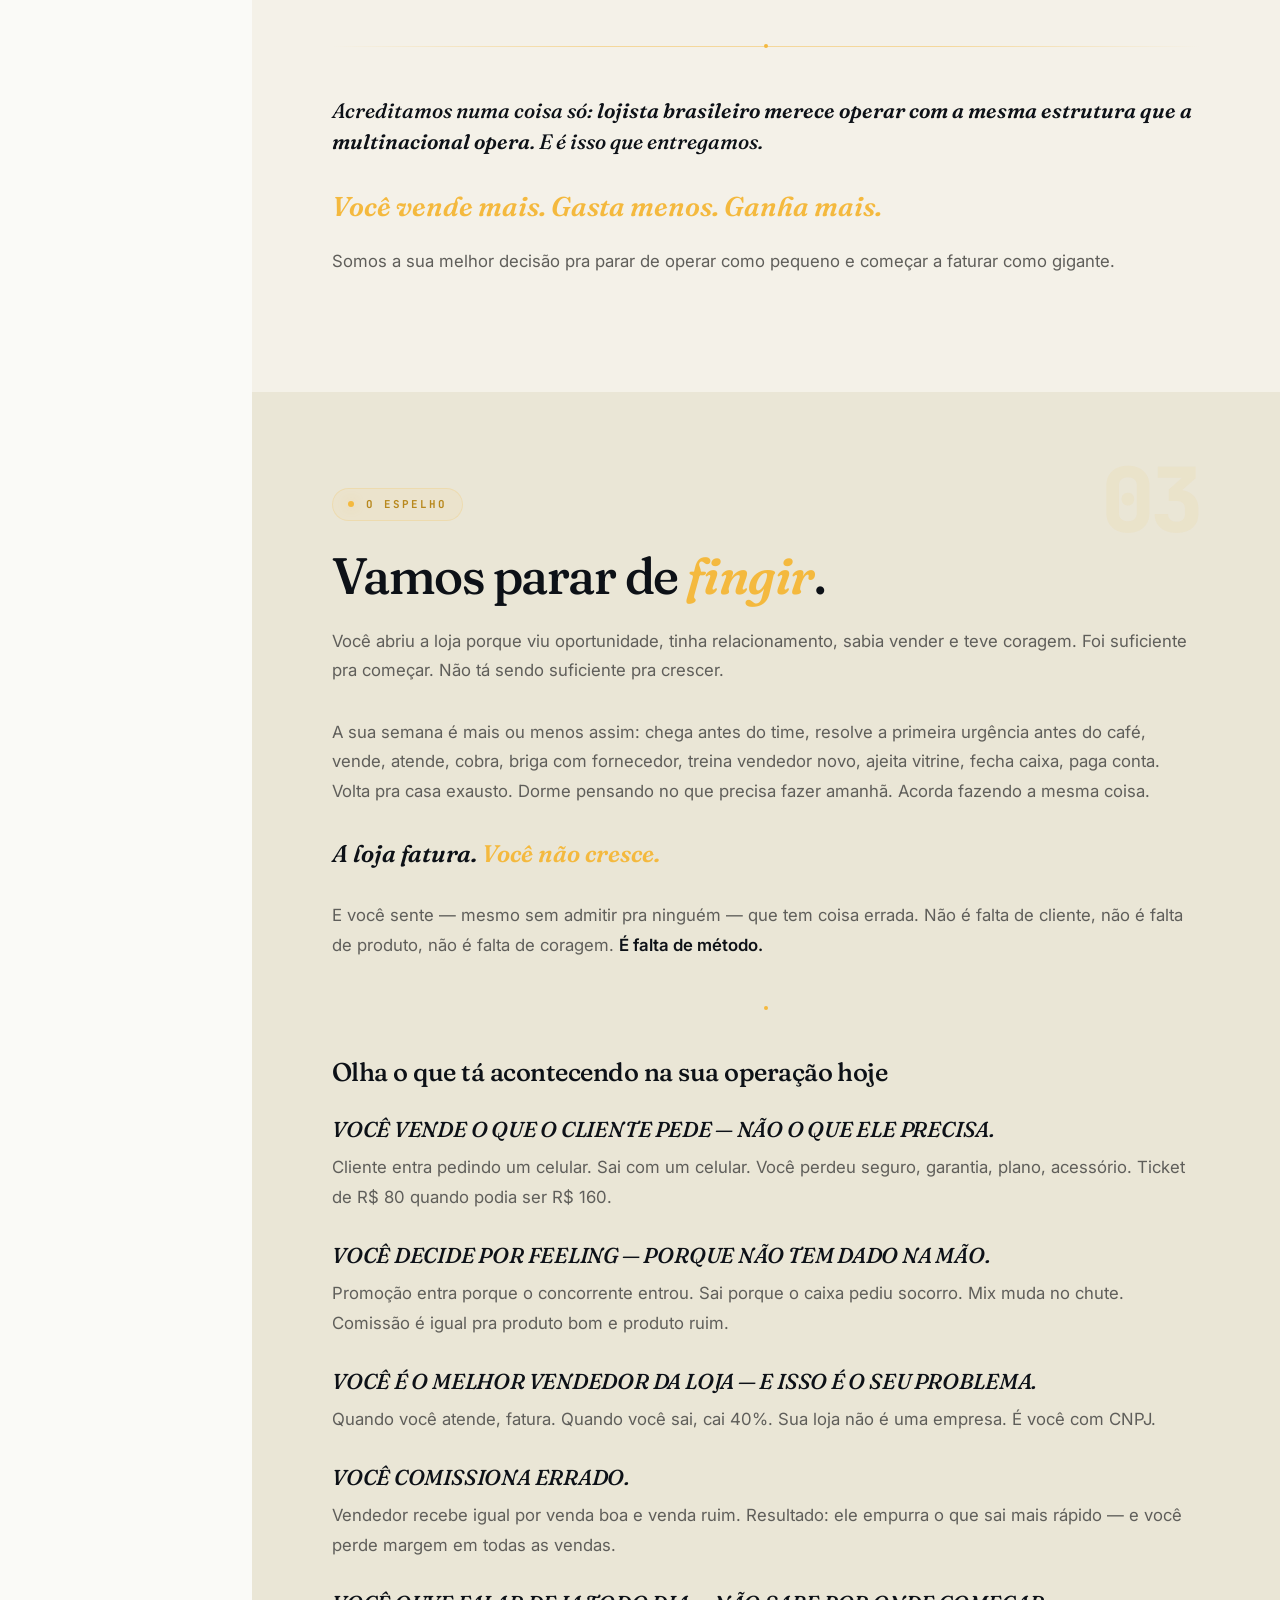
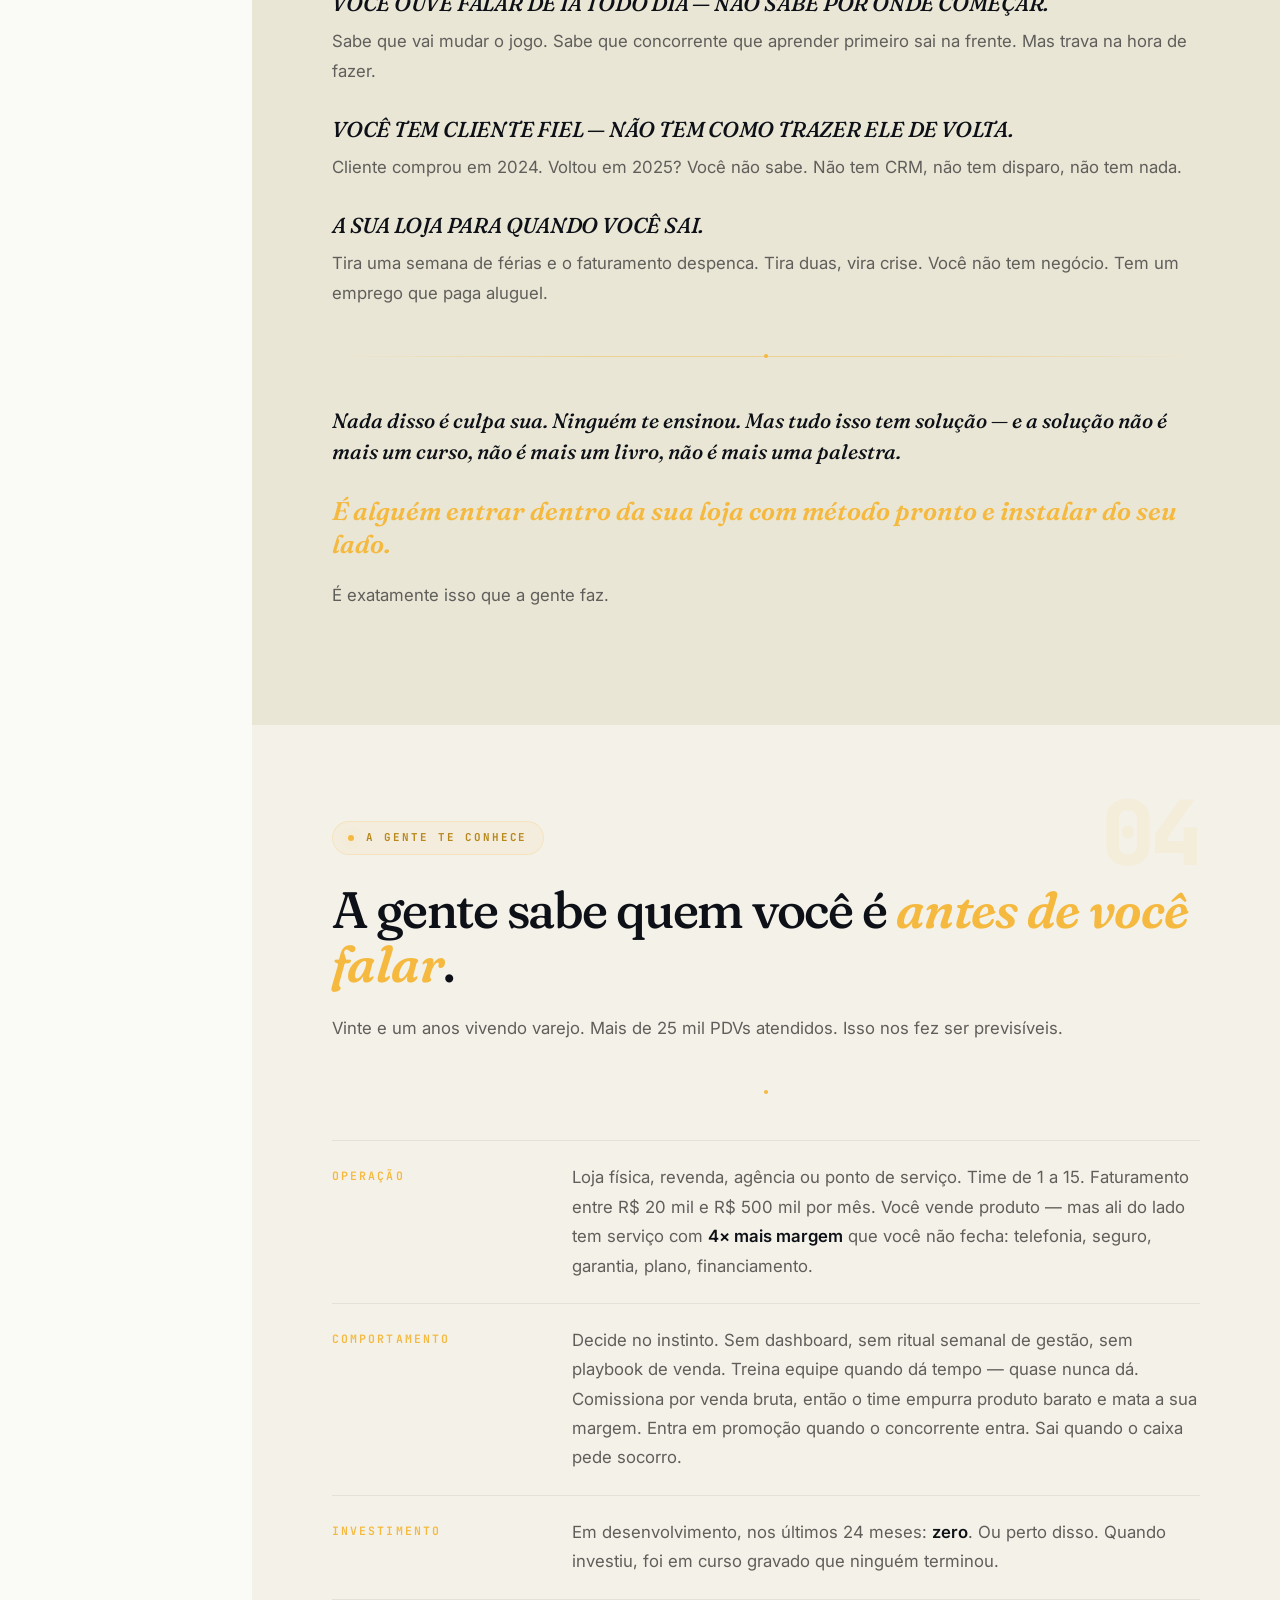
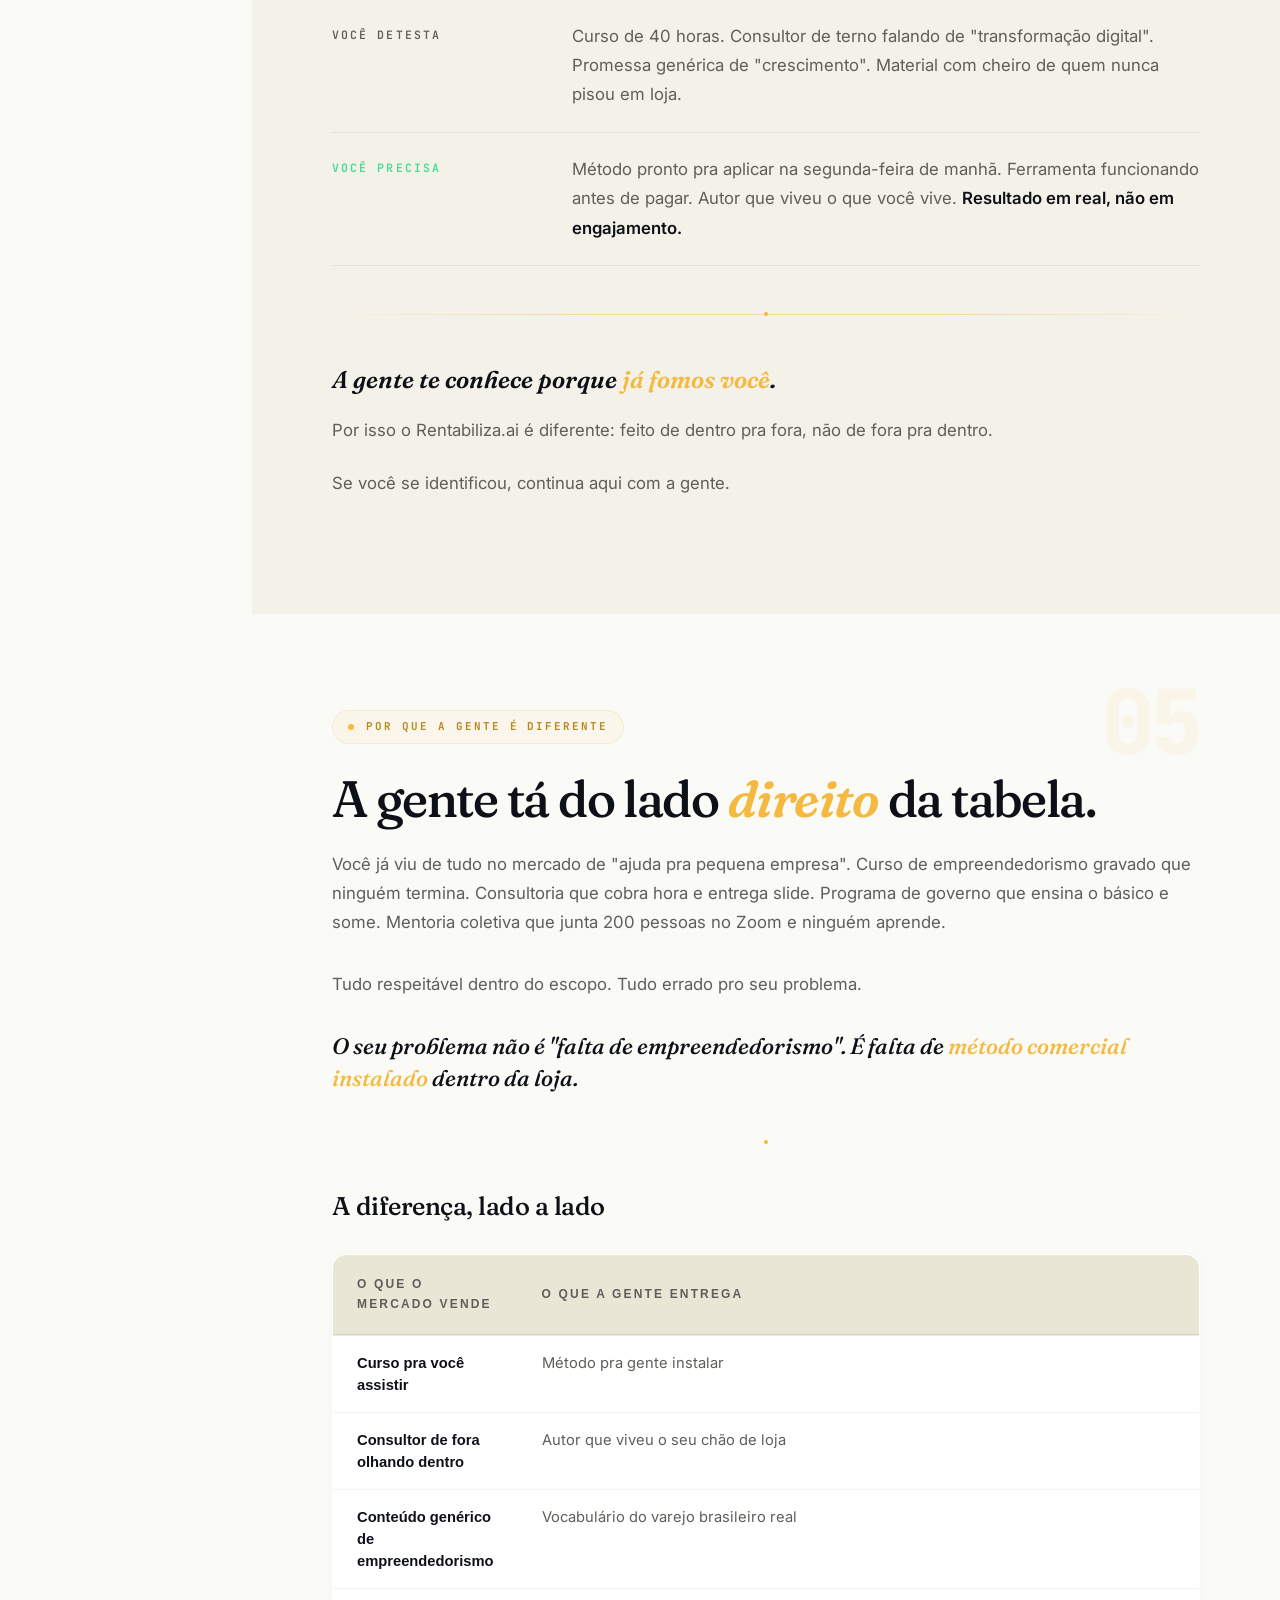
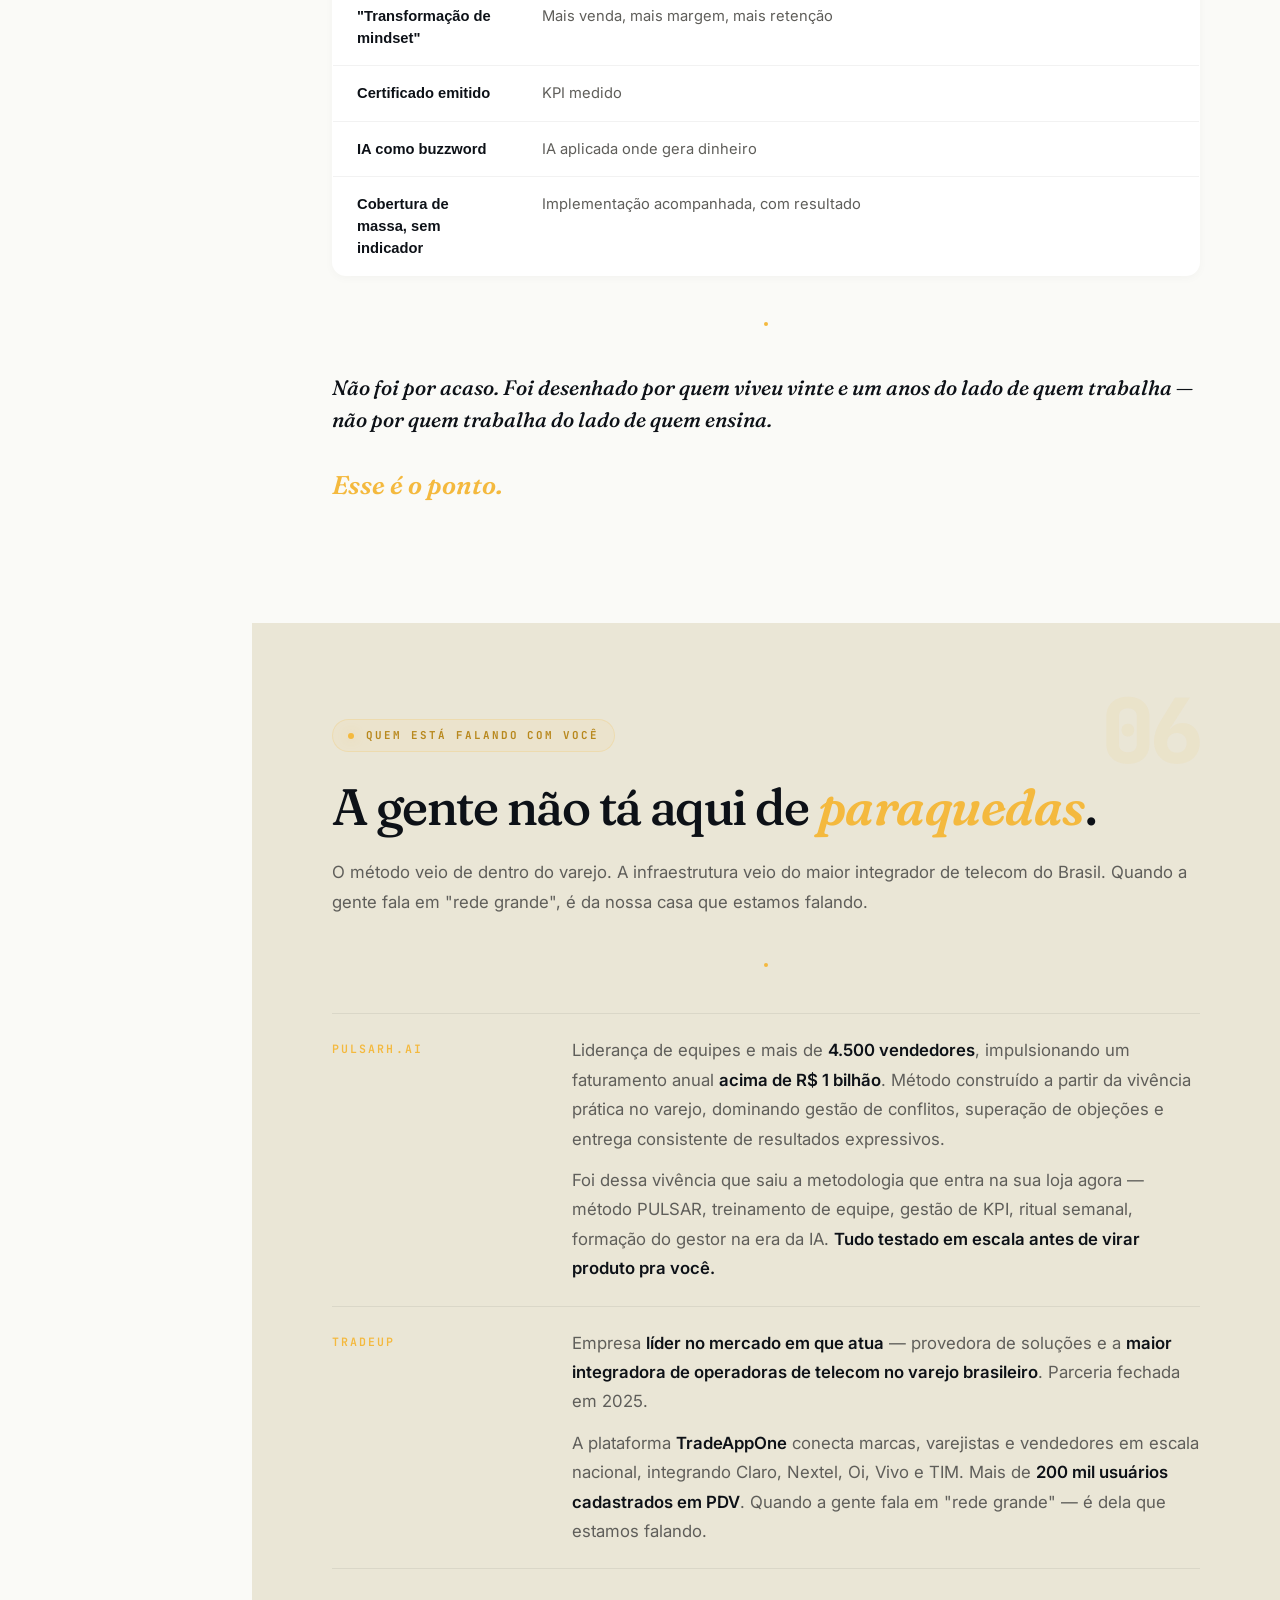
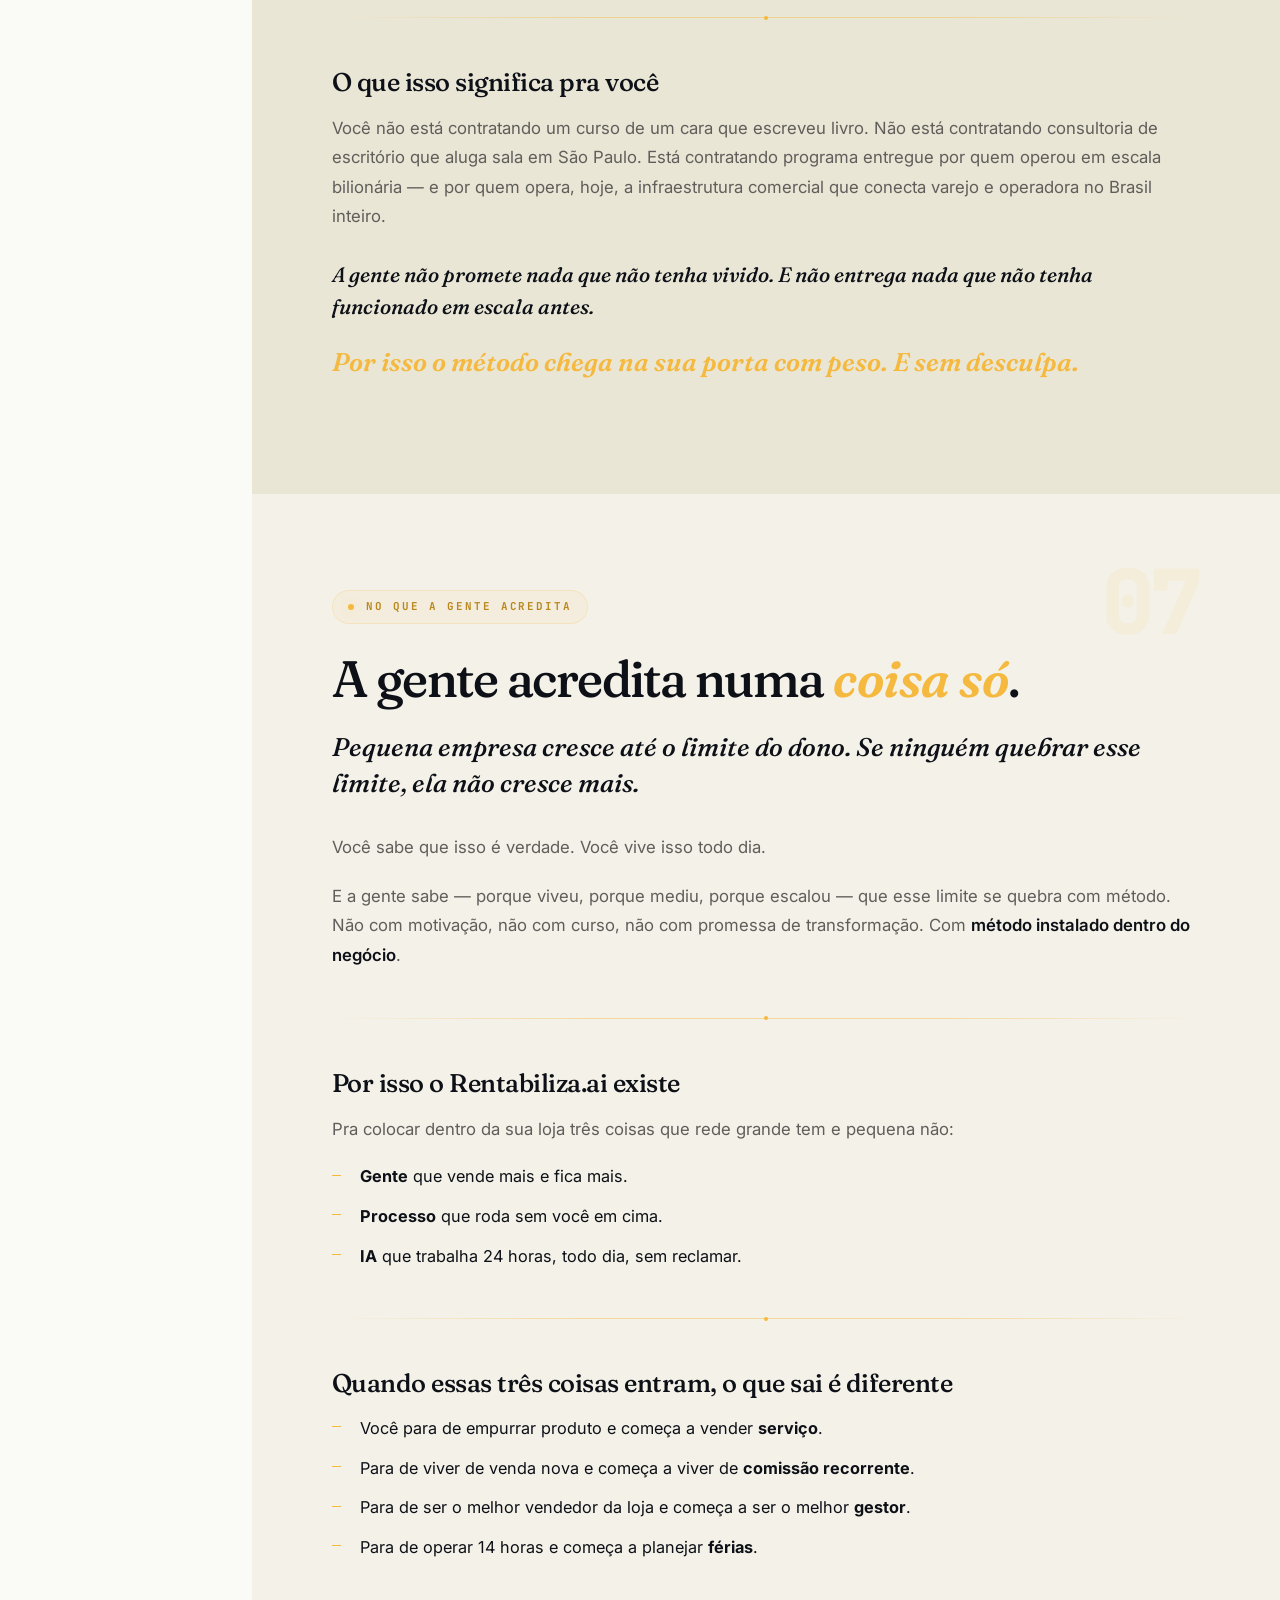
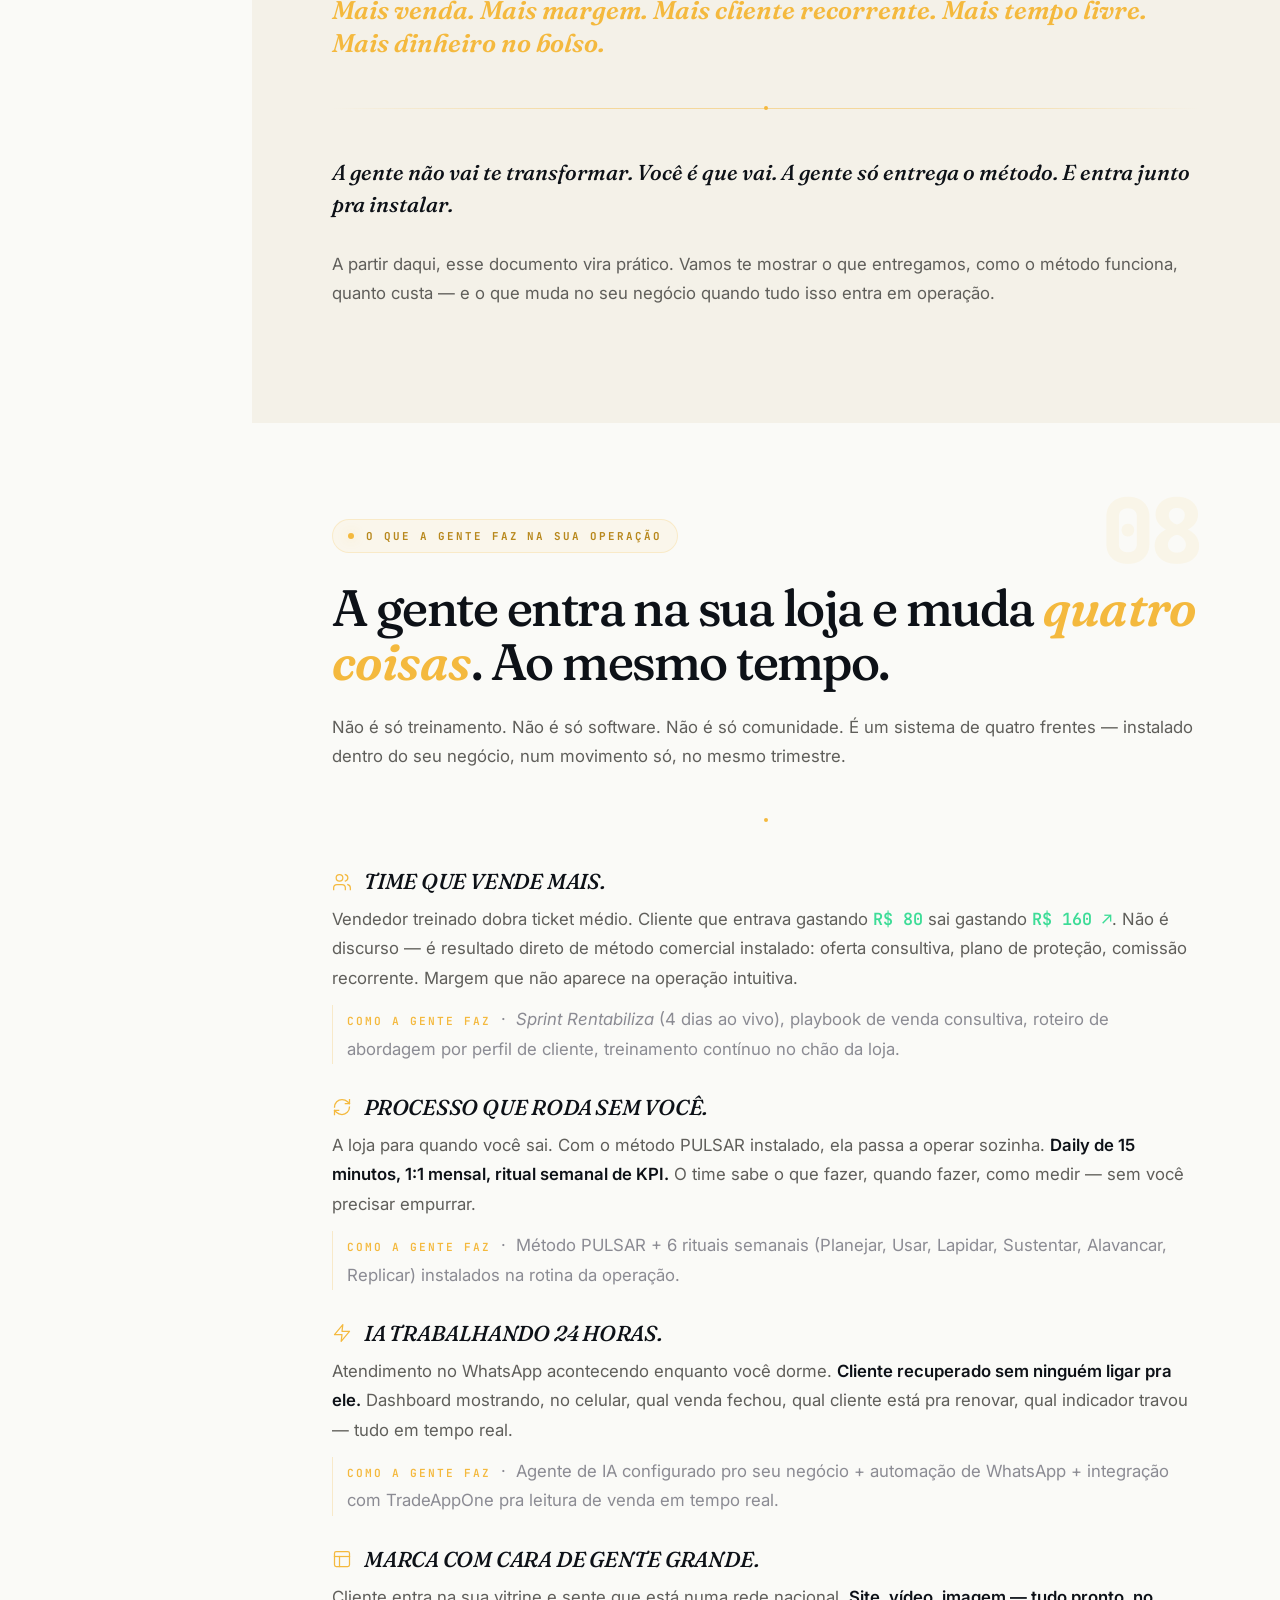
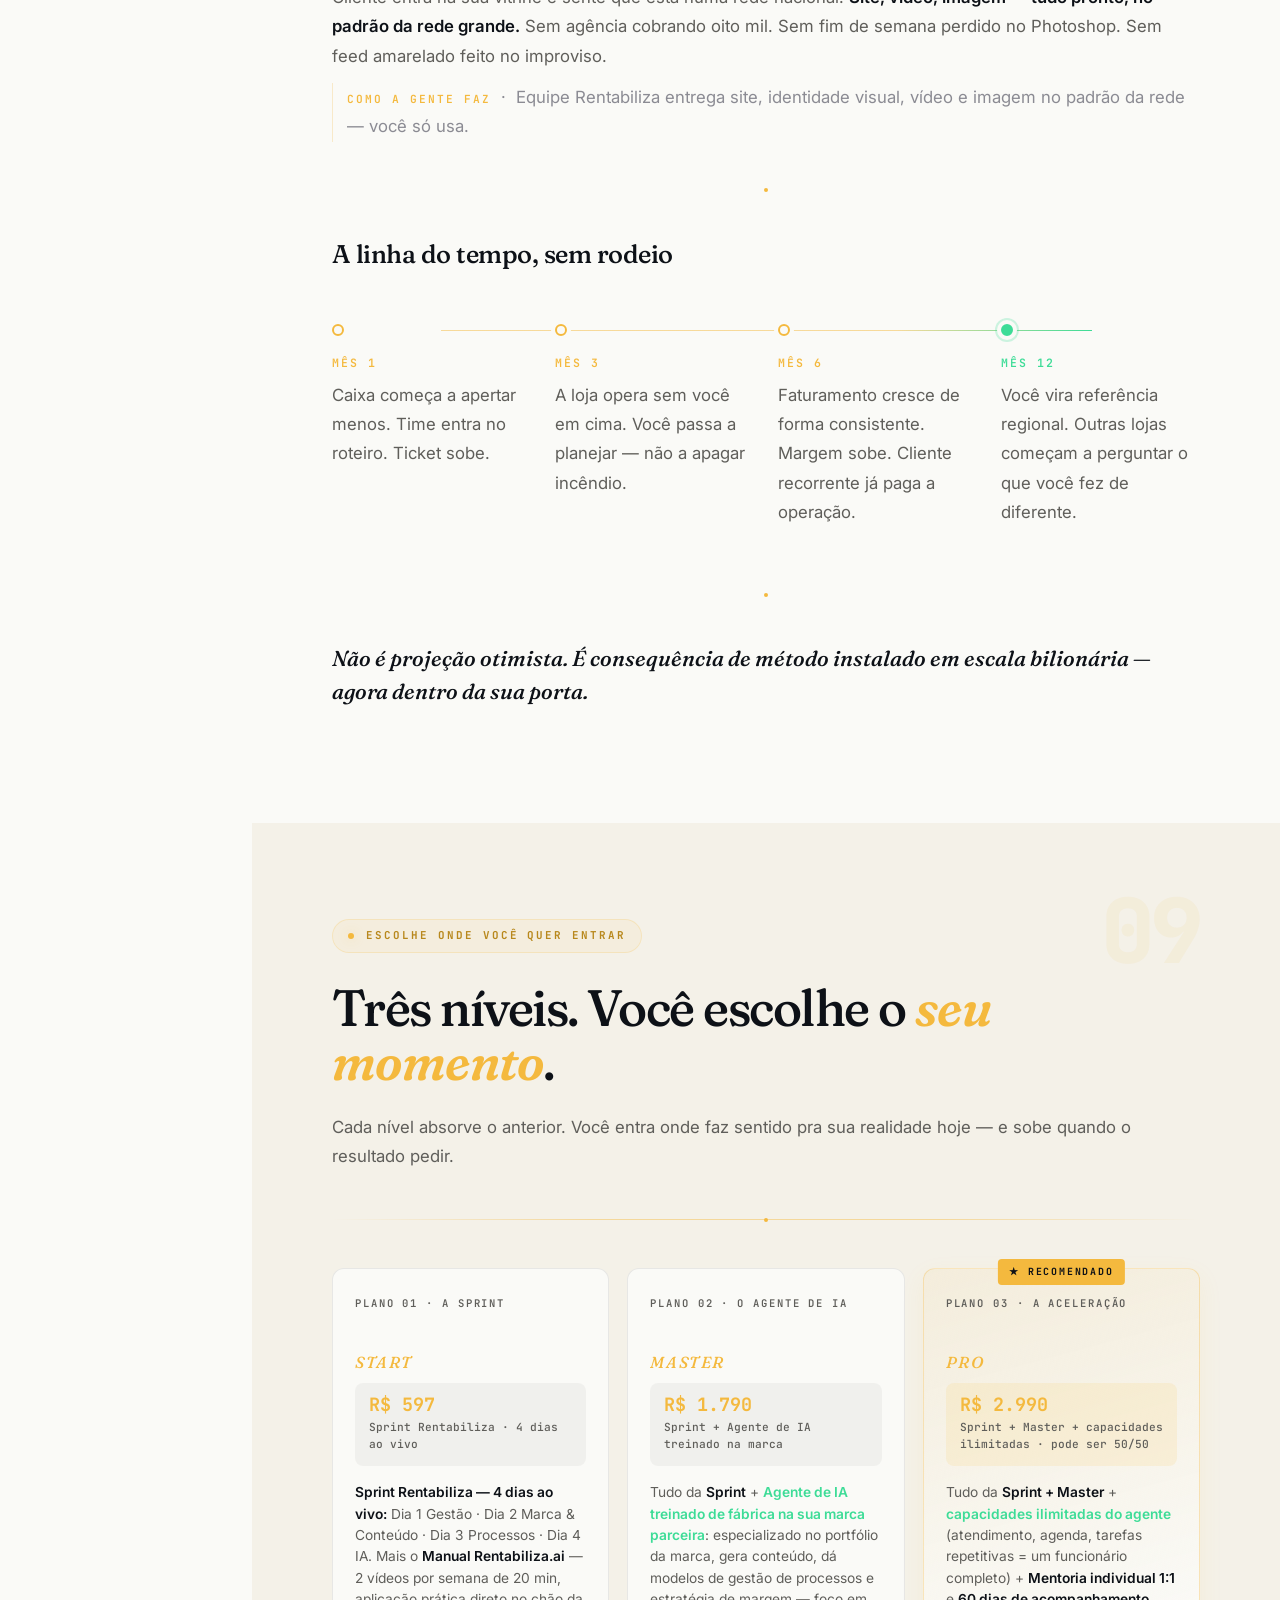
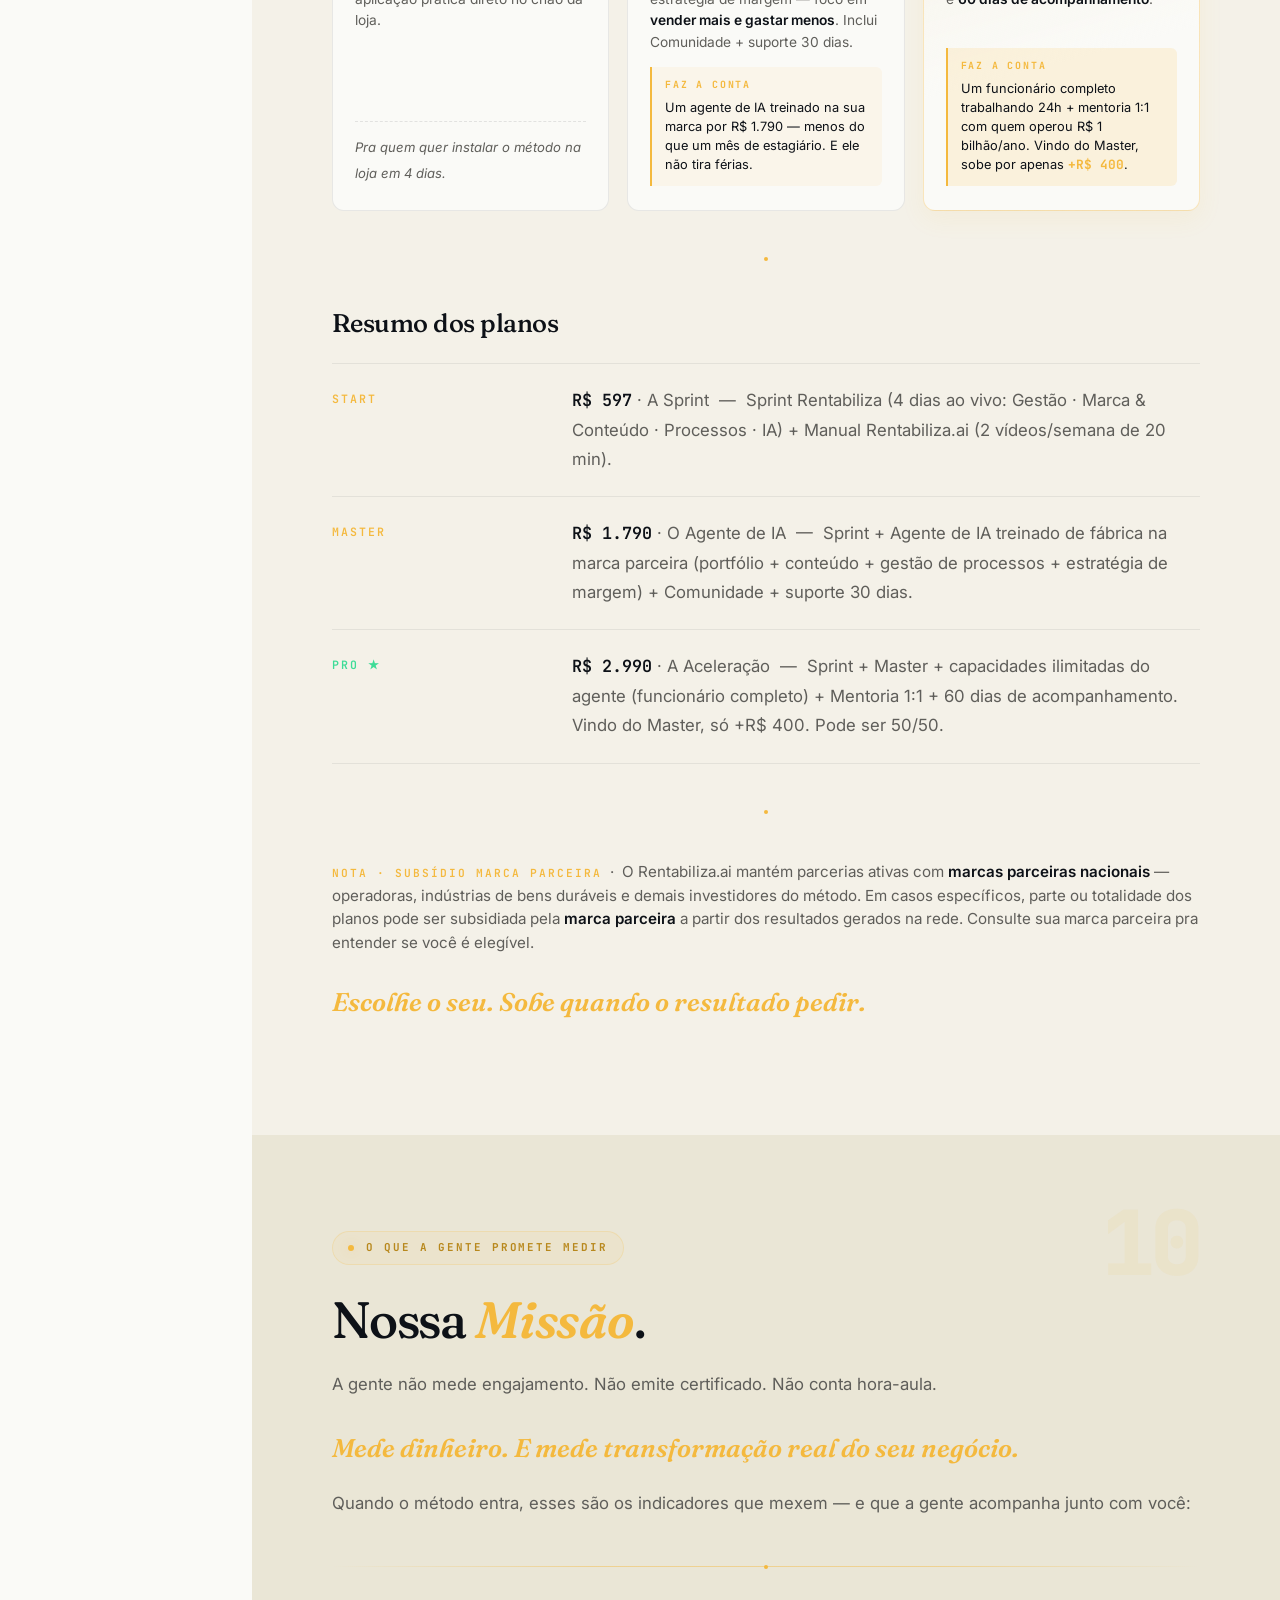
<file: doc.html>
<!DOCTYPE html>
<html lang="pt-BR">
<head>
  <meta charset="UTF-8">
  <meta name="viewport" content="width=device-width, initial-scale=1.0">
  <title>Rentabiliza.ai · Business Case</title>
  <meta name="description" content="Business case completo do Rentabiliza.ai — método, arquitetura dos pacotes, cenários de escala com KPI auditável e plano de go-to-market.">

  <!-- Open Graph -->
  <meta property="og:type" content="article">
  <meta property="og:title" content="Rentabiliza.ai · Business Case">
  <meta property="og:description" content="Business case completo — método, arquitetura dos pacotes, cenários de escala e plano de go-to-market.">
  <meta property="og:image" content="https://rentabilizaai.gestaopulsarh.com.br/assets/images/og-image.png">
  <meta property="og:url" content="https://rentabilizaai.gestaopulsarh.com.br/doc.html">
  <meta property="og:image:width" content="1200">
  <meta property="og:image:height" content="630">
  <meta property="og:site_name" content="Rentabiliza.ai">
  <meta property="og:locale" content="pt_BR">

  <!-- Twitter Card -->
  <meta name="twitter:card" content="summary_large_image">
  <meta name="twitter:title" content="Rentabiliza.ai · Business Case">
  <meta name="twitter:image" content="https://rentabilizaai.gestaopulsarh.com.br/assets/images/og-image.png">

  <meta name="theme-color" content="#0D1117">

  <link rel="icon" type="image/svg+xml" href="assets/brand/logo-mono-amber.svg">

  <!-- Rentabiliza.ai Design Tokens -->
  <link rel="stylesheet" href="assets/brand/rentabiliza-tokens.css">
  <style>
    /* ═══════════════════════════════ TOKENS ═══════════════════════════════ */
    :root {
      /* ═══ LEGACY ALIASES → agora mapeiam pra Rentabiliza.ai ═══ */
      /* "Claro red" e "yellow" viraram AMBER (a cor protagonista de Rentabiliza) */
      --claro-red: #F4B93E;              /* âmbar — substitui vermelho Claro em CTAs e destaques */
      --claro-red-deep: #B8881D;         /* âmbar escuro pra hover/press */
      --claro-red-light: #FFC856;        /* âmbar hover */
      --claro-red-glow: rgba(244, 185, 62, 0.30);
      --claro-red-pale: rgba(244, 185, 62, 0.08);
      --claro-yellow: #F4B93E;           /* mesmo âmbar */
      --claro-yellow-soft: #FFC856;
      --claro-yellow-pale: rgba(244, 185, 62, 0.12);

      /* Dark — agora noite profunda Rentabiliza */
      --ink: #0D1117;                    /* noite profunda */
      --charcoal: #1A2430;               /* grafite superfície */
      --surface: #242F3E;
      --surface-raised: #2D3B4F;

      /* Light — papel Rentabiliza */
      --cream: #F4F1E8;                  /* papel */
      --paper: #FAFAF7;                  /* branco-off */
      --stone: #EAE6D6;
      --stone-2: #E0DCCA;

      /* Aliases gold */
      --gold: #F4B93E;
      --gold-soft: #F4B93E;
      --gold-deep: #B8881D;

      /* Text — Rentabiliza */
      --text-dark: #0D1117;
      --text-mid: #5F5E5A;
      --text-light: #F4F1E8;
      --muted: #5F5E5A;
      --muted-2: #5F5E5A;
      --muted-dark: #8B8B93;

      /* Borders */
      --border-dark: rgba(255, 255, 255, 0.08);
      --border-light: rgba(13, 17, 23, 0.08);
      --border-warm: rgba(244, 185, 62, 0.4);

      /* Acentos funcionais Rentabiliza */
      --r-mint: #3DDC97;          /* só KPI positivo / dado vivo */
      --r-coral: #FF6B47;         /* só humanização / gente */
    }

    /* Typography overrides — todas fontes agora são Rentabiliza (Fraunces + Inter + JetBrains Mono).
       Aliases mantidos: headings = Fraunces, body = Inter, mono = JetBrains Mono. */
    body { font-family: 'Inter', system-ui, sans-serif; }
    h1, h2, h3, h4, h5, h6,
    .t-hero, .t-section, .t-sub,
    .sig-name, .card-title, .dim-title, .method-title, .layer-title, .tl-title, .metric-who {
      font-family: 'Fraunces', 'Times New Roman', serif !important;
      font-variation-settings: "SOFT" 50, "WONK" 0;
      font-weight: 500 !important;
      letter-spacing: -0.02em;
    }
    /* Italic emphasis brand signature — Fraunces italic 600 */
    .t-hero em, .t-section em, .t-sub em, h1 em, h2 em, h3 em, .card-title em, .method-title span, .variant-text em {
      font-family: 'Fraunces', 'Times New Roman', serif !important;
      font-style: italic !important;
      font-weight: 600 !important;
      color: var(--claro-red) !important;
      letter-spacing: -0.01em !important;
    }
    /* Mono para labels, eyebrows, números, tags */
    .eyebrow, .sb-version, .sb-num, .hero-meta, .sig-meta, .footer-meta-label,
    .card-spec-label, .card-spec-value, .metric-label, .dim-num, .layer-num, .tl-duration,
    .pack-overview-num, .pack-overview-duration, .pack-overview-price,
    .nav-meta, .nav-meta-right, .meta-item-label, .meta-item-value,
    .cards-label-small, .section-num {
      font-family: 'JetBrains Mono', ui-monospace, monospace !important;
      letter-spacing: 0.08em;
    }
    .eyebrow, .cards-label-small, .sb-version {
      text-transform: uppercase;
      letter-spacing: 0.12em;
      font-weight: 600;
    }

    /* ═══════════════════════════════ RESET ═══════════════════════════════ */
    *, *::before, *::after { margin: 0; padding: 0; box-sizing: border-box; }
    html { scroll-behavior: smooth; }
    body {
      font-family: 'Inter', sans-serif;
      background: var(--paper);
      color: var(--text-dark);
      line-height: 1.6;
      -webkit-font-smoothing: antialiased;
      overflow-x: hidden;
    }
    a { color: inherit; text-decoration: none; }

    /* GRAIN sutil apenas em seções dark */
    .sec-dark-bg::before,
    .doc-hero::before,
    .doc-footer::before {
      opacity: 0.03;
    }

    /* ═══════════════════════════════ TYPOGRAPHY ═══════════════════════════════ */
    h1, h2, h3, h4 { font-family: 'Outfit', sans-serif; letter-spacing: -0.02em; line-height: 1.15; font-weight: 800; }
    /* Destaques em títulos: Outfit 900 em vermelho Claro (não mais serif italic) */
    h1 em, h2 em, h3 em, h4 em,
    .t-hero em, .t-section em, .t-sub em,
    .serif-italic {
      font-family: 'Outfit', sans-serif;
      font-style: normal;
      font-weight: 900;
      color: var(--claro-red);
      letter-spacing: -0.03em;
    }
    .t-hero    { font-size: clamp(2.8rem, 6.5vw, 5.5rem); letter-spacing: -0.035em; line-height: 0.95; font-weight: 900; }
    .t-section { font-size: clamp(2rem, 4vw, 3.25rem); letter-spacing: -0.03em; line-height: 1.05; font-weight: 800; }
    .t-sub     { font-size: clamp(1.3rem, 2vw, 1.75rem); letter-spacing: -0.02em; line-height: 1.25; font-weight: 700; }
    .t-lead    { font-size: clamp(1.05rem, 1.4vw, 1.25rem); line-height: 1.6; }
    .t-body    { font-size: 1.02rem; line-height: 1.7; }

    /* ═══════════════════════════════ EYEBROW ═══════════════════════════════ */
    .eyebrow {
      display: inline-flex; align-items: center; gap: 0.75rem;
      padding: 0.45rem 0.95rem;
      background: rgba(237, 28, 36, 0.08);
      border: 1px solid rgba(237, 28, 36, 0.28);
      border-radius: 999px;
      font-family: 'Outfit', sans-serif;
      font-size: 0.68rem; font-weight: 700; letter-spacing: 0.18em;
      text-transform: uppercase; color: #FF6B70;
    }
    .eyebrow-dot { width: 6px; height: 6px; border-radius: 50%; background: var(--claro-red); box-shadow: 0 0 12px var(--claro-red-glow); animation: pulse 2s infinite; }
    @keyframes pulse { 0%, 100% { opacity: 1; } 50% { opacity: 0.4; } }

    .divider-gold {
      height: 1px; margin: 4rem 0;
      background: linear-gradient(90deg, transparent 0%, rgba(197,165,114,0.4) 50%, transparent 100%);
    }
    .divider-light {
      height: 1px; margin: 4rem 0;
      background: linear-gradient(90deg, transparent 0%, rgba(10,10,10,0.1) 50%, transparent 100%);
    }

    /* ═══════════════════════════════ SIDEBAR ═══════════════════════════════ */
    .doc-sidebar {
      position: fixed; top: 0; left: 0;
      width: 252px; height: 100vh;
      background: #1A1A1A;
      border-right: 1px solid var(--border-dark);
      display: flex; flex-direction: column;
      z-index: 100;
      overflow-y: auto;
    }
    .sb-logo {
      padding: 2rem 1.75rem 1.5rem;
      border-bottom: 1px solid var(--border-dark);
    }
    .sb-brand { display: flex; align-items: baseline; gap: 0.5rem; margin-bottom: 0.5rem; }
    .sb-wordmark {
      font-family: 'Fraunces', serif;
      font-variation-settings: "SOFT" 50, "WONK" 0;
      font-size: 22px;
      line-height: 1;
      display: inline-flex;
      align-items: baseline;
      letter-spacing: -0.02em;
    }
    .sb-wordmark .r-name { font-style: italic; font-weight: 600; color: var(--text-light); }
    .sb-wordmark .r-dot { color: var(--claro-red); font-weight: 600; }
    .sb-wordmark .r-ai { color: var(--claro-red); font-weight: 300; font-size: 0.65em; margin-left: 0.02em; }
    .sb-brand-text {
      font-family: 'JetBrains Mono', monospace; font-weight: 600;
      font-size: 10px; letter-spacing: 0.12em;
      text-transform: uppercase;
      color: var(--muted-dark);
      margin-top: 0.25rem;
    }
    .sb-brand-text span { color: var(--claro-yellow); font-family: 'Outfit', sans-serif; font-weight: 900; }
    .sb-version {
      font-family: 'Outfit', sans-serif;
      font-size: 0.6rem; font-weight: 700; letter-spacing: 0.18em;
      text-transform: uppercase; color: var(--claro-yellow);
    }

    .sb-nav {
      flex: 1;
      padding: 1.5rem 0;
      overflow-y: auto;
    }
    .sb-section {
      font-family: 'Outfit', sans-serif;
      font-size: 0.62rem; font-weight: 700; letter-spacing: 0.22em;
      text-transform: uppercase; color: var(--muted-2);
      padding: 0 1.75rem 0.75rem;
    }
    .sb-link {
      display: block;
      padding: 0.6rem 1.75rem;
      font-family: 'Outfit', sans-serif;
      font-size: 0.82rem; font-weight: 500;
      color: var(--muted);
      border-left: 3px solid transparent;
      transition: all 0.25s ease;
    }
    .sb-link:hover { color: var(--text-light); }
    .sb-link.active {
      color: #fff;
      border-left-color: var(--claro-yellow);
      background: rgba(244,185,62,0.15);
      font-weight: 600;
    }
    .sb-link .sb-num {
      display: inline-block; width: 1.7rem;
      font-family: 'Outfit', sans-serif;
      font-weight: 700;
      color: var(--muted-dark);
    }
    .sb-link.active .sb-num { color: var(--claro-yellow); }
    .sb-link.active {
      color: #fff;
    }

    .sb-footer {
      padding: 1.5rem 1.75rem;
      border-top: 1px solid var(--border-dark);
      display: flex; flex-direction: column; gap: 0.75rem;
    }
    .sb-footer a {
      font-family: 'Outfit', sans-serif;
      font-size: 0.78rem; font-weight: 600;
      color: var(--muted);
      transition: color 0.25s ease;
      display: inline-flex; align-items: center; gap: 0.5rem;
    }
    .sb-footer a:hover { color: var(--claro-red); }

    /* ═══════════════════════════════ MAIN ═══════════════════════════════ */
    .doc-main {
      margin-left: 252px;
      min-height: 100vh;
    }

    /* DOC HERO — Rentabiliza (dark ink + âmbar + vídeo atmosférico) */
    .doc-hero {
      position: relative;
      padding: 7rem 5rem 6rem;
      background: var(--ink);
      color: var(--text-light);
      overflow: hidden;
      border-bottom: 1px solid var(--border-dark);
    }
    /* Vídeo de fundo — atmosfera de empreendedor real, em loop mudo */
    .doc-hero-video {
      position: absolute; inset: 0;
      width: 100%; height: 100%;
      object-fit: cover;
      object-position: center right;
      opacity: 0.32;
      filter: saturate(0.85) contrast(1.05) brightness(0.92);
      /* Scale 1.08 com origem top-left pra cortar marca d'água do Veo
         no canto inferior direito (clipada pelo overflow hidden do .doc-hero) */
      transform: scale(1.08);
      transform-origin: top left;
      pointer-events: none;
      z-index: 0;
    }
    /* Overlay gradient — preserva legibilidade do texto à esquerda, vídeo respira à direita */
    .doc-hero::before {
      content: ''; position: absolute; inset: 0;
      background:
        linear-gradient(95deg, rgba(13,17,23,0.92) 0%, rgba(13,17,23,0.78) 40%, rgba(13,17,23,0.45) 75%, rgba(13,17,23,0.25) 100%),
        radial-gradient(ellipse 60% 40% at 85% 10%, rgba(244,185,62,0.12), transparent 60%),
        radial-gradient(ellipse 40% 40% at 10% 100%, rgba(244,185,62,0.05), transparent 60%);
      pointer-events: none;
      z-index: 1;
    }
    .doc-hero-logo {
      position: absolute; top: 3rem; left: 5rem;
      z-index: 3;
      font-family: 'Fraunces', serif;
      font-variation-settings: "SOFT" 50, "WONK" 0;
      font-size: 28px; line-height: 1;
      display: inline-flex; align-items: baseline;
      letter-spacing: -0.02em;
    }
    .doc-hero-logo .r-name { font-style: italic; font-weight: 600; color: var(--text-light); }
    .doc-hero-logo .r-dot { color: var(--claro-red); font-weight: 600; }
    .doc-hero-logo .r-ai { color: var(--claro-red); font-weight: 300; font-size: 0.65em; margin-left: 0.02em; }

    .doc-hero-inner { position: relative; z-index: 2; max-width: 900px; padding-top: 2rem; }
    .doc-hero .eyebrow {
      margin-bottom: 2rem;
      background: transparent;
      border: none;
      padding: 0;
      color: var(--text-light);
      font-family: 'JetBrains Mono', monospace;
      font-size: 11px;
      letter-spacing: 0.12em;
      text-transform: uppercase;
      font-weight: 600;
    }
    .doc-hero .eyebrow-dot {
      background: var(--claro-red);
      box-shadow: none;
      animation: none;
    }
    .doc-hero .t-hero { color: var(--text-light); margin-bottom: 1.5rem; }
    .doc-hero .t-lead { color: var(--muted-dark); margin-bottom: 3rem; max-width: 700px; font-weight: 400; }
    .hero-meta {
      display: flex; flex-wrap: wrap; gap: 2rem;
      padding-top: 2rem;
      border-top: 1px solid var(--border-dark);
      font-family: 'JetBrains Mono', monospace;
      font-size: 12px; font-weight: 600; letter-spacing: 0.08em;
      color: var(--text-light);
      text-transform: uppercase;
    }
    .hero-meta span { color: var(--muted-dark); margin: 0 1rem; }

    /* ═══════════════════════════════ DOC SECTION ═══════════════════════════════ */
    .doc-section {
      position: relative;
      padding: 6rem 5rem;
      overflow: hidden;
    }
    .doc-section-inner { position: relative; max-width: 900px; }

    .section-num {
      position: absolute; top: 4rem; right: 5rem;
      font-family: 'Outfit', sans-serif;
      font-weight: 900;
      font-size: clamp(3.5rem, 7vw, 7rem); line-height: 1;
      color: rgba(244,185,62,0.08);
      pointer-events: none; user-select: none;
      letter-spacing: -0.05em;
    }

    .doc-section .eyebrow { margin-bottom: 1.75rem; }
    .doc-section .t-section { margin-bottom: 1.5rem; }
    .doc-section .t-section em { font-family: 'Outfit', sans-serif; font-style: normal; font-weight: 900; color: var(--claro-red); letter-spacing: -0.03em; }
    .doc-section .t-lead { margin-bottom: 2rem; }

    /* TODAS AS SEÇÕES AGORA LIGHT — alternância visual via cream/paper/stone */
    .sec-dark, .sec-charcoal, .sec-light {
      background: var(--cream);
      color: var(--text-dark);
    }
    /* Alternância visual sutil para dar ritmo sem trocar para fundo escuro */
    .sec-dark { background: var(--paper); }        /* branco puro */
    .sec-charcoal { background: var(--stone); }    /* stone mais acinzentado */
    .sec-light { background: var(--cream); }       /* cream off-white */

    /* Seção num decorativo (número grande ao lado do título) — vermelho suave */
    .section-num { color: rgba(244,185,62,0.08); }

    /* Eyebrow padrão em light */
    .sec-dark .eyebrow, .sec-charcoal .eyebrow, .sec-light .eyebrow {
      background: rgba(244,185,62,0.06);
      border-color: rgba(244,185,62,0.2);
      color: var(--claro-red-deep);
    }

    /* Títulos das seções */
    .sec-dark .t-section, .sec-charcoal .t-section, .sec-light .t-section { color: var(--text-dark); }
    .sec-dark .t-section em, .sec-charcoal .t-section em, .sec-light .t-section em {
      font-family: 'Outfit', sans-serif;
      font-style: normal;
      font-weight: 900;
      color: var(--claro-red);
      letter-spacing: -0.03em;
    }

    /* Corpo de texto */
    .sec-dark .t-lead, .sec-dark .t-body,
    .sec-charcoal .t-lead, .sec-charcoal .t-body,
    .sec-light .t-lead, .sec-light .t-body { color: var(--muted-2); }
    .sec-dark .t-body strong, .sec-charcoal .t-body strong, .sec-light .t-body strong { color: var(--text-dark); font-weight: 600; }
    .sec-dark h3.t-sub, .sec-charcoal h3.t-sub, .sec-light h3.t-sub { color: var(--text-dark); margin: 2.5rem 0 1rem; }
    .sec-dark h4, .sec-charcoal h4, .sec-light h4 {
      color: var(--claro-red);
      font-size: 1rem;
      font-weight: 700;
      text-transform: uppercase;
      letter-spacing: 0.1em;
      margin: 2rem 0 0.8rem;
      font-family: 'Outfit', sans-serif;
    }
    .sec-dark .divider-gold, .sec-charcoal .divider-gold, .sec-light .divider-gold {
      background: linear-gradient(90deg, transparent 0%, rgba(244,185,62,0.25) 50%, transparent 100%);
    }
    .serif-italic { color: var(--claro-red); }

    /* BODY TEXT */
    .doc-section p {
      font-size: 1.05rem;
      line-height: 1.75;
      margin-bottom: 1.2rem;
    }
    .doc-section ul {
      list-style: none;
      margin: 1rem 0 2rem;
      padding: 0;
    }
    .doc-section ul li {
      position: relative;
      padding-left: 1.75rem;
      margin-bottom: 0.75rem;
      line-height: 1.7;
      font-size: 1.02rem;
    }
    .doc-section ul li::before {
      content: ''; position: absolute;
      left: 0; top: 0.7em;
      width: 0.55rem; height: 1px;
      background: var(--claro-red);
    }
    .sec-light ul li::before { background: var(--claro-red); }

    /* QUOTE / PROMESSA — limpo, sem serif italic */
    .doc-quote {
      margin: 2rem 0;
      padding: 1.75rem 2rem 1.75rem 2.25rem;
      border-left: 4px solid var(--claro-red);
      background: var(--claro-red-pale);
      border-radius: 0 8px 8px 0;
      font-family: 'Inter', sans-serif;
      font-style: normal;
      font-size: clamp(1.05rem, 1.4vw, 1.25rem);
      line-height: 1.55;
      color: var(--text-dark);
      font-weight: 500;
    }
    .doc-quote-label {
      display: block;
      font-family: 'Outfit', sans-serif;
      font-style: normal;
      font-size: 0.65rem; font-weight: 700; letter-spacing: 0.2em;
      text-transform: uppercase; color: var(--claro-red);
      margin-bottom: 0.8rem;
    }

    /* BIG IDEA PULL — tipografia limpa, acento amarelo Claro */
    .big-idea-pull {
      margin: 3rem 0;
      padding: 2.75rem 3rem;
      background: #FFFFFF;
      border: 1px solid rgba(10,10,10,0.08);
      border-radius: 20px;
      position: relative;
      overflow: hidden;
      box-shadow: 0 8px 32px rgba(0,0,0,0.04);
    }
    .big-idea-pull::before {
      content: ''; position: absolute; top: 0; left: 0; right: 0; height: 4px;
      background: linear-gradient(90deg, var(--claro-red) 0%, var(--claro-yellow) 100%);
    }
    .big-idea-pull p {
      font-family: 'Outfit', sans-serif;
      font-style: normal;
      font-size: clamp(1.2rem, 1.75vw, 1.6rem);
      line-height: 1.4;
      color: var(--text-dark);
      font-weight: 700;
      letter-spacing: -0.015em;
      margin-bottom: 0;
    }
    .big-idea-pull p em {
      color: var(--claro-red);
      font-family: 'Outfit', sans-serif;
      font-style: normal;
      font-weight: 900;
    }

    /* SUBITEM LIST (desdobramentos) */
    .variant-list { display: flex; flex-direction: column; gap: 0.75rem; margin: 2rem 0; }
    .variant-item {
      padding: 1.25rem 1.5rem;
      background: #FFFFFF;
      border: 1px solid rgba(10,10,10,0.08);
      border-left: 3px solid var(--claro-red);
      border-radius: 8px;
    }
    .variant-label {
      font-family: 'Outfit', sans-serif;
      font-size: 0.65rem; font-weight: 700; letter-spacing: 0.18em;
      text-transform: uppercase; color: var(--claro-red);
      margin-bottom: 0.5rem;
    }
    .variant-text {
      font-family: 'Inter', sans-serif;
      font-style: normal;
      font-size: 1rem; line-height: 1.55;
      color: var(--text-dark);
      font-weight: 500;
    }

    /* ═══════════════════════════════ 5 DIMENSÕES CARDS ═══════════════════════════════ */
    .dims-grid {
      display: grid;
      grid-template-columns: repeat(5, 1fr);
      gap: 1rem;
      margin: 3rem 0 2rem;
    }
    .dim-card {
      position: relative;
      padding: 2rem 1.4rem 1.75rem;
      background: #FFFFFF;
      border: 1px solid rgba(10,10,10,0.08);
      border-radius: 14px;
      transition: all 0.3s ease;
      overflow: hidden;
      box-shadow: 0 2px 10px rgba(0,0,0,0.03);
    }
    .dim-card::before {
      content: ''; position: absolute; top: 0; left: 0; right: 0; height: 3px;
      background: linear-gradient(90deg, var(--claro-red), var(--claro-yellow));
      transform: scaleX(0.35); transform-origin: left;
      transition: transform 0.5s ease;
    }
    .dim-card:hover { transform: translateY(-4px); box-shadow: 0 12px 30px rgba(244,185,62,0.1); }
    .dim-card:hover::before { transform: scaleX(1); }
    .dim-num {
      font-family: 'Outfit', sans-serif;
      font-weight: 900;
      font-size: 1.75rem; line-height: 1;
      color: var(--claro-red);
      margin-bottom: 1rem;
      letter-spacing: -0.02em;
    }
    .dim-title {
      font-family: 'Outfit', sans-serif;
      font-size: 1.1rem; font-weight: 800;
      color: var(--text-dark);
      margin-bottom: 0.5rem;
      letter-spacing: -0.01em;
    }
    .dim-tagline {
      font-family: 'Inter', sans-serif;
      font-style: italic;
      color: var(--claro-red);
      font-weight: 500;
      font-size: 0.9rem; line-height: 1.35;
      margin-bottom: 1rem;
    }
    .dim-desc {
      font-size: 0.85rem; line-height: 1.55;
      color: var(--muted-2);
    }

    /* ═══════════════════════════════ METODOLOGIA 3 BLOCOS ═══════════════════════════════ */
    .method-grid {
      display: grid;
      grid-template-columns: 1fr 1fr 1fr;
      gap: 1.5rem;
      margin: 2rem 0 3rem;
    }
    .method-block {
      position: relative;
      padding: 2.5rem 2rem 2rem;
      background: #FFFFFF;
      border: 1px solid rgba(10,10,10,0.1);
      border-radius: 20px;
      overflow: hidden;
    }
    .method-block::before {
      content: ''; position: absolute; top: 0; left: 0; right: 0; height: 3px;
      background: linear-gradient(90deg, var(--claro-red), var(--claro-yellow));
    }
    .method-icon {
      width: 48px; height: 48px;
      display: grid; place-items: center;
      background: rgba(237,28,36,0.08);
      border-radius: 12px;
      font-size: 1.5rem;
      margin-bottom: 1.25rem;
    }
    .method-title {
      font-family: 'Outfit', sans-serif;
      font-size: 1.35rem; font-weight: 800;
      color: var(--text-dark);
      margin-bottom: 0.5rem;
      letter-spacing: -0.01em;
    }
    .method-title span {
      font-family: 'Outfit', sans-serif;
      font-style: normal;
      color: var(--claro-red);
      font-weight: 900;
      letter-spacing: -0.02em;
    }
    .method-sub {
      font-family: 'Outfit', sans-serif;
      font-size: 0.7rem; font-weight: 700; letter-spacing: 0.16em;
      text-transform: uppercase; color: var(--claro-red);
      margin-bottom: 1rem;
    }
    .method-body { color: var(--muted-2); font-size: 0.95rem; line-height: 1.6; }
    .method-body ul { margin: 0.75rem 0 0; }
    .method-body ul li { font-size: 0.9rem; padding-left: 1.4rem; }
    .method-body ul li::before { top: 0.6em; background: var(--claro-red); }

    /* ═══════════════════════════════ PACK TABLE — LIGHT ═══════════════════════════════ */
    .pack-wrapper { margin: 2.5rem 0; overflow-x: auto; }
    .pack-table {
      width: 100%;
      border-collapse: collapse;
      background: #FFFFFF;
      border-radius: 16px;
      overflow: hidden;
      border: 1px solid rgba(10,10,10,0.08);
      font-family: 'Inter', sans-serif;
      box-shadow: 0 2px 12px rgba(0,0,0,0.03);
    }
    .pack-table thead th {
      padding: 1.25rem 0.9rem;
      font-family: 'Outfit', sans-serif;
      font-size: 0.82rem; font-weight: 800;
      text-align: center;
      background: var(--claro-red);
      border-bottom: 1px solid rgba(0,0,0,0.05);
      color: #fff;
      letter-spacing: 0.02em;
    }
    .pack-table thead th:first-child { text-align: left; padding-left: 1.5rem; }
    .pack-table thead th .price {
      display: block;
      font-family: 'Outfit', sans-serif;
      font-size: 0.7rem; font-weight: 600;
      color: rgba(255,255,255,0.85);
      letter-spacing: 0.1em;
      text-transform: uppercase;
      margin-top: 0.25rem;
    }
    .pack-table tbody td {
      padding: 0.9rem;
      text-align: center;
      border-bottom: 1px solid rgba(10,10,10,0.05);
      font-size: 0.88rem;
      color: var(--muted-2);
    }
    .pack-table tbody td:first-child {
      text-align: left; padding-left: 1.5rem;
      color: var(--text-dark);
      font-weight: 500;
    }
    .pack-table tbody tr:hover td { background: var(--claro-red-pale); }
    .pack-table tbody tr:nth-child(odd) td { background: rgba(10,10,10,0.015); }
    .pack-table tbody tr:nth-child(odd):hover td { background: var(--claro-red-pale); }
    .check-yes { color: #1BA35A; font-weight: 700; font-size: 1.05rem; }
    .check-no  { color: #C9C9C9; font-weight: 400; }
    .check-star { color: #D4A900; font-weight: 700; font-size: 1.15rem; }
    .check-note { color: var(--claro-red); font-size: 0.75rem; font-weight: 700; }
    .pack-section-row td {
      padding: 1rem 1.5rem !important;
      background: var(--claro-red-pale) !important;
      font-family: 'Outfit', sans-serif !important;
      font-size: 0.7rem !important;
      font-weight: 800 !important;
      text-transform: uppercase !important;
      letter-spacing: 0.18em !important;
      color: var(--claro-red) !important;
      text-align: left !important;
    }

    /* PACK OVERVIEW — cartões brancos tipo Claro.com */
    .pack-overview {
      margin: 2.5rem 0;
      display: grid;
      gap: 0.75rem;
    }
    .pack-overview-row {
      display: grid;
      grid-template-columns: auto 1fr auto auto;
      gap: 1.25rem;
      align-items: center;
      padding: 1.25rem 1.5rem;
      background: #FFFFFF;
      border: 1px solid rgba(10,10,10,0.08);
      border-left: 4px solid var(--claro-red);
      border-radius: 10px;
      transition: all 0.3s ease;
      box-shadow: 0 1px 6px rgba(0,0,0,0.02);
    }
    .pack-overview-row:hover {
      transform: translateX(4px);
      border-left-color: var(--claro-yellow);
      box-shadow: 0 8px 20px rgba(244,185,62,0.08);
    }
    .pack-overview-num {
      font-family: 'Outfit', sans-serif;
      font-weight: 900;
      font-size: 1.4rem; color: var(--claro-red);
      width: 2.5rem;
      letter-spacing: -0.02em;
    }
    .pack-overview-name {
      font-family: 'Outfit', sans-serif; font-weight: 800;
      font-size: 1.1rem; color: var(--text-dark);
    }
    .pack-overview-name small {
      display: block;
      font-weight: 500;
      font-size: 0.8rem;
      color: var(--muted);
      margin-top: 0.2rem;
      letter-spacing: 0;
      text-transform: none;
    }
    .pack-overview-price {
      font-family: 'Outfit', sans-serif; font-weight: 800;
      font-size: 0.95rem; color: var(--claro-red);
      white-space: nowrap;
    }
    .pack-overview-duration {
      font-family: 'Outfit', sans-serif;
      font-size: 0.7rem; font-weight: 700;
      letter-spacing: 0.12em; text-transform: uppercase;
      color: var(--text-dark);
      background: var(--claro-yellow);
      padding: 0.35rem 0.8rem;
      border-radius: 999px;
      white-space: nowrap;
    }

    /* META DE RESULTADO */
    .result-table {
      width: 100%;
      border-collapse: collapse;
      margin: 2rem 0;
      background: #FFFFFF;
      border-radius: 16px;
      overflow: hidden;
      border: 1px solid rgba(10,10,10,0.08);
    }
    .result-table th, .result-table td {
      padding: 1.1rem 1.5rem;
      text-align: left;
      border-bottom: 1px solid rgba(10,10,10,0.06);
    }
    .result-table th {
      background: rgba(237,28,36,0.05);
      font-family: 'Outfit', sans-serif;
      font-size: 0.72rem; font-weight: 700;
      letter-spacing: 0.18em; text-transform: uppercase;
      color: var(--claro-red-deep);
    }
    .result-table td:first-child {
      font-family: 'Outfit', sans-serif;
      font-weight: 700;
      color: var(--text-dark);
      width: 25%;
    }
    .result-table td { color: var(--muted-2); font-size: 0.95rem; }

    /* ═══════════════════════════════ CAMADAS (SEÇÃO 10) — LIGHT ═══════════════════════════════ */
    .layers-grid {
      display: grid;
      grid-template-columns: 1fr 1fr;
      gap: 1.25rem;
      margin: 2rem 0 3rem;
    }
    .layer-card {
      position: relative;
      padding: 2rem 2rem 1.75rem 2.25rem;
      background: #FFFFFF;
      border: 1px solid rgba(10,10,10,0.08);
      border-radius: 14px;
      overflow: hidden;
      box-shadow: 0 2px 10px rgba(0,0,0,0.03);
    }
    .layer-card::before {
      content: ''; position: absolute; left: 0; top: 0; bottom: 0;
      width: 4px; background: linear-gradient(180deg, var(--claro-red), var(--claro-yellow));
    }
    .layer-num {
      font-family: 'Outfit', sans-serif;
      font-weight: 900;
      color: var(--claro-red);
      font-size: 1.5rem;
      margin-bottom: 0.75rem;
      letter-spacing: -0.02em;
    }
    .layer-title {
      font-family: 'Outfit', sans-serif;
      font-size: 1.1rem; font-weight: 800;
      color: var(--text-dark);
      margin-bottom: 0.6rem;
    }
    .layer-desc { font-size: 0.92rem; color: var(--muted-2); line-height: 1.55; }
    .layer-scale {
      display: inline-block;
      margin-top: 1rem;
      padding: 0.3rem 0.75rem;
      background: var(--claro-yellow);
      border-radius: 999px;
      font-family: 'Outfit', sans-serif;
      font-size: 0.65rem; font-weight: 700; letter-spacing: 0.14em;
      text-transform: uppercase; color: var(--text-dark);
    }

    /* WAVES — LIGHT */
    .waves-table {
      width: 100%;
      border-collapse: collapse;
      margin: 2rem 0;
      background: #FFFFFF;
      border-radius: 14px;
      overflow: hidden;
      border: 1px solid rgba(10,10,10,0.08);
      box-shadow: 0 2px 10px rgba(0,0,0,0.03);
    }
    .waves-table th, .waves-table td {
      padding: 1rem 1.25rem;
      text-align: left;
      border-bottom: 1px solid rgba(10,10,10,0.05);
      font-size: 0.92rem;
    }
    .waves-table th {
      background: var(--claro-red-pale);
      font-family: 'Outfit', sans-serif;
      font-size: 0.7rem; font-weight: 800;
      letter-spacing: 0.18em; text-transform: uppercase;
      color: var(--claro-red);
    }
    .waves-table td { color: var(--muted-2); }
    .waves-table td:first-child {
      font-family: 'Outfit', sans-serif;
      color: var(--claro-red);
      font-weight: 800;
      width: 12%;
    }
    .waves-table td:nth-child(2) { color: var(--text-dark); font-weight: 600; width: 20%; }
    .waves-table tbody tr:hover td { background: rgba(244,185,62,0.03); }

    /* ═══════════════════════════════ MÉTRICAS 3 COLUNAS ═══════════════════════════════ */
    .metrics-grid {
      display: grid;
      grid-template-columns: 1fr 1fr 1fr;
      gap: 1.5rem;
      margin: 2rem 0;
    }
    .metric-card {
      padding: 2rem 1.75rem;
      background: #FFFFFF;
      border: 1px solid rgba(10,10,10,0.08);
      border-radius: 16px;
      position: relative;
      overflow: hidden;
    }
    .metric-card::before {
      content: ''; position: absolute; top: 0; left: 0; right: 0; height: 3px;
      background: var(--claro-red);
    }
    .metric-label {
      font-family: 'Outfit', sans-serif;
      font-size: 0.68rem; font-weight: 700; letter-spacing: 0.18em;
      text-transform: uppercase; color: var(--claro-red);
      margin-bottom: 0.5rem;
    }
    .metric-who {
      font-family: 'Outfit', sans-serif;
      font-size: 1.3rem; font-weight: 800;
      color: var(--text-dark);
      margin-bottom: 1.25rem;
      letter-spacing: -0.01em;
    }
    .metric-card ul { margin: 0; }
    .metric-card ul li {
      font-size: 0.92rem;
      line-height: 1.55;
      color: var(--muted-2);
      padding-left: 1.4rem;
      margin-bottom: 0.65rem;
    }
    .metric-card ul li::before { top: 0.55em; background: var(--claro-red); }

    /* ═══════════════════════════════ SEBRAE VS CLARO — LIGHT ═══════════════════════════════ */
    .diff-table {
      width: 100%;
      border-collapse: collapse;
      margin: 2rem 0;
      background: #FFFFFF;
      border-radius: 14px;
      overflow: hidden;
      border: 1px solid rgba(10,10,10,0.08);
      box-shadow: 0 2px 10px rgba(0,0,0,0.03);
    }
    .diff-table th {
      padding: 1.25rem 1.5rem;
      text-align: left;
      font-family: 'Outfit', sans-serif;
      font-size: 0.75rem; font-weight: 800;
      letter-spacing: 0.18em; text-transform: uppercase;
      background: var(--stone);
      border-bottom: 2px solid rgba(10,10,10,0.08);
    }
    .diff-table th:nth-child(1) { color: var(--muted-2); width: 18%; }
    .diff-table th:nth-child(2) { color: var(--muted-2); }
    .diff-table th:nth-child(3) {
      color: #fff;
      background: var(--claro-red);
    }
    .diff-table td {
      padding: 1rem 1.5rem;
      border-bottom: 1px solid rgba(10,10,10,0.05);
      font-size: 0.92rem;
      line-height: 1.5;
      color: var(--muted-2);
      vertical-align: top;
    }
    .diff-table td:first-child {
      font-family: 'Outfit', sans-serif;
      font-weight: 800;
      color: var(--text-dark);
    }
    .diff-table td:nth-child(3) {
      color: var(--text-dark);
      font-weight: 600;
      background: var(--claro-red-pale);
    }
    .diff-table tr:hover td { background: rgba(244,185,62,0.05); }
    .diff-table tr:hover td:nth-child(3) { background: rgba(244,185,62,0.1); }

    /* ═══════════════════════════════ SELOS ═══════════════════════════════ */
    .selos-row {
      display: grid;
      grid-template-columns: repeat(4, 1fr);
      gap: 1rem;
      margin: 2.5rem 0;
    }
    .selo-badge {
      padding: 1.75rem 1.25rem 1.5rem;
      text-align: center;
      background: #FFFFFF;
      border: 1px solid rgba(10,10,10,0.08);
      border-radius: 16px;
      position: relative;
      overflow: hidden;
      transition: all 0.3s ease;
    }
    .selo-badge.top {
      background: linear-gradient(165deg, #FFFBF1 0%, #FFFFFF 100%);
      border: 1px solid rgba(244,185,62,0.5);
      box-shadow: 0 12px 36px rgba(244,185,62,0.18);
    }
    .selo-badge:hover { transform: translateY(-4px); }
    .selo-ring {
      width: 72px; height: 72px; margin: 0 auto 1rem;
      border-radius: 50%;
      display: grid; place-items: center;
      background: linear-gradient(145deg, var(--claro-red), var(--claro-red-deep));
      color: #fff;
      font-family: 'Outfit', sans-serif;
      font-weight: 900; font-size: 1.6rem;
      box-shadow: 0 8px 20px rgba(237,28,36,0.3);
    }
    .selo-badge.top .selo-ring {
      background: linear-gradient(145deg, var(--claro-yellow), #E5B800);
      color: var(--text-dark);
      box-shadow: 0 8px 24px rgba(244,185,62,0.4);
    }
    .selo-name {
      font-family: 'Outfit', sans-serif;
      font-size: 0.9rem; font-weight: 800;
      color: var(--text-dark);
      letter-spacing: -0.01em;
      line-height: 1.2;
    }
    .selo-star {
      display: inline-block;
      font-size: 0.85rem;
      margin-left: 0.2rem;
      color: var(--claro-yellow);
    }

    /* ═══════════════════════════════ TIMELINE (PRÓXIMOS PASSOS) — LIGHT ═══════════════════════════════ */
    .timeline {
      position: relative;
      margin: 3rem 0 2rem;
      padding-left: 0;
    }
    .timeline::before {
      content: ''; position: absolute;
      left: 23px; top: 0; bottom: 0;
      width: 2px;
      background: linear-gradient(180deg, var(--claro-red), rgba(244,185,62,0.15));
    }
    .tl-item {
      position: relative;
      padding: 0 0 2.5rem 4rem;
    }
    .tl-item:last-child { padding-bottom: 0; }
    .tl-dot {
      position: absolute;
      left: 13px; top: 0;
      width: 22px; height: 22px;
      border-radius: 50%;
      background: var(--claro-red);
      border: 3px solid var(--claro-red);
      display: grid; place-items: center;
      font-family: 'Outfit', sans-serif;
      font-size: 0.7rem; font-weight: 800;
      color: #fff;
      box-shadow: 0 0 0 4px #fff;
    }
    .tl-title {
      font-family: 'Outfit', sans-serif;
      font-size: 1.25rem; font-weight: 800;
      color: var(--text-dark);
      margin-bottom: 0.5rem;
      letter-spacing: -0.01em;
    }
    .tl-desc {
      font-size: 0.98rem;
      line-height: 1.6;
      color: var(--muted-2);
      margin-bottom: 0.5rem;
    }
    .tl-duration {
      display: inline-block;
      padding: 0.3rem 0.75rem;
      background: var(--claro-yellow);
      border-radius: 999px;
      font-family: 'Outfit', sans-serif;
      font-size: 0.68rem; font-weight: 700; letter-spacing: 0.14em;
      text-transform: uppercase; color: var(--text-dark);
    }
    .tl-final {
      margin-top: 2rem;
      padding: 1.75rem 2rem;
      background: var(--claro-red);
      border-radius: 12px;
      font-family: 'Fraunces', serif;
      font-variation-settings: "SOFT" 50, "WONK" 0;
      font-weight: 500;
      font-size: 1.15rem;
      color: var(--text-dark);
      transition: transform 200ms ease-out;
    }
    .tl-final:hover { transform: translateY(-2px); }
    .tl-final em {
      font-family: 'Fraunces', serif !important;
      font-style: italic !important;
      font-weight: 600 !important;
      color: var(--text-dark) !important;
    }
    .tl-final em {
      color: var(--claro-yellow);
      font-family: 'Outfit', sans-serif;
      font-style: normal;
      font-weight: 900;
    }

    /* POSITIONING TABLE — LIGHT */
    .posit-table {
      width: 100%;
      border-collapse: collapse;
      margin: 2rem 0;
      background: #FFFFFF;
      border-radius: 14px;
      overflow: hidden;
      border: 1px solid rgba(10,10,10,0.08);
      box-shadow: 0 2px 10px rgba(0,0,0,0.03);
    }
    .posit-table th, .posit-table td {
      padding: 1rem 1.25rem;
      text-align: left;
      border-bottom: 1px solid rgba(10,10,10,0.05);
      font-size: 0.93rem;
      line-height: 1.5;
    }
    .posit-table th {
      background: var(--claro-red-pale);
      font-family: 'Outfit', sans-serif;
      font-size: 0.7rem; font-weight: 800;
      letter-spacing: 0.18em; text-transform: uppercase;
      color: var(--claro-red);
    }
    .posit-table td:first-child { color: var(--text-dark); font-weight: 500; width: 55%; }
    .posit-table td:last-child {
      font-family: 'Outfit', sans-serif;
      color: var(--claro-red);
      font-weight: 800;
    }
    .posit-table tbody tr:hover td { background: rgba(244,185,62,0.03); }

    /* ═══════════════════════════════ SECTION RULE ═══════════════════════════════ */
    /* Divisória editorial — linha âmbar com ponto central */
    .section-rule {
      position: relative;
      height: 0.5px;
      margin: 3rem 0;
      background: linear-gradient(90deg, transparent 0%, rgba(244,185,62,0.45) 30%, rgba(244,185,62,0.45) 70%, transparent 100%);
    }
    .section-rule::after {
      content: '';
      position: absolute;
      left: 50%;
      top: 50%;
      width: 4px;
      height: 4px;
      border-radius: 50%;
      background: var(--claro-red);
      transform: translate(-50%, -50%);
    }

    /* ═══════════════════════════════ SPEC SHEET (perfil) ═══════════════════════════════ */
    .spec-sheet {
      display: flex;
      flex-direction: column;
      gap: 0;
      margin: 1.5rem 0;
    }
    .spec-row {
      display: grid;
      grid-template-columns: 200px 1fr;
      gap: 40px;
      padding: 22px 0;
      border-top: 1px solid rgba(13,17,23,0.07);
      align-items: start;
    }
    .spec-row:last-child { border-bottom: 1px solid rgba(13,17,23,0.07); }
    .spec-label {
      font-family: 'JetBrains Mono', ui-monospace, monospace;
      font-weight: 600;
      font-size: 0.72rem;
      letter-spacing: 0.18em;
      text-transform: uppercase;
      color: var(--claro-red);
      padding-top: 4px;
    }
    .spec-label-muted { color: var(--muted); }
    .spec-label-mint { color: var(--r-mint); }
    .spec-body { margin: 0 !important; }

    /* ═══ Timeline horizontal — 4 marcos com track âmbar conectando ═══ */
    .h-timeline {
      position: relative;
      display: grid;
      grid-template-columns: repeat(4, 1fr);
      gap: 24px;
      margin: 2rem 0 2.25rem;
      padding-top: 22px;
    }
    .h-tl-track {
      position: absolute;
      top: 28px;
      left: 12.5%;
      right: 12.5%;
      height: 1px;
      background: linear-gradient(90deg,
        rgba(244,185,62,0.5) 0%,
        rgba(244,185,62,0.5) 70%,
        var(--r-mint) 100%);
      z-index: 0;
    }
    .h-tl-step {
      position: relative;
      z-index: 1;
      display: flex;
      flex-direction: column;
      align-items: flex-start;
      padding-right: 8px;
    }
    .h-tl-marker {
      width: 12px;
      height: 12px;
      border-radius: 50%;
      background: var(--paper);
      border: 2px solid var(--claro-red);
      box-shadow: 0 0 0 4px var(--paper);
      margin-bottom: 18px;
      flex-shrink: 0;
    }
    .h-tl-step-final .h-tl-marker {
      border-color: var(--r-mint);
      background: var(--r-mint);
      box-shadow: 0 0 0 4px var(--paper), 0 0 0 6px rgba(61,220,151,0.25);
    }
    .h-tl-label {
      font-family: 'JetBrains Mono', ui-monospace, monospace;
      font-weight: 600;
      font-size: 0.72rem;
      letter-spacing: 0.18em;
      text-transform: uppercase;
      color: var(--claro-red);
      margin-bottom: 8px;
    }
    .h-tl-step-final .h-tl-label { color: var(--r-mint); }
    .h-tl-body {
      font-size: 0.92rem;
      line-height: 1.5;
      color: var(--muted-2);
      margin: 0;
    }
    .sec-dark .h-tl-body, .sec-charcoal .h-tl-body { color: var(--muted-2); }

    @media (max-width: 900px) {
      .h-timeline {
        grid-template-columns: 1fr;
        gap: 14px;
        padding-top: 0;
      }
      .h-tl-track { display: none; }
      .h-tl-step {
        flex-direction: row;
        align-items: baseline;
        gap: 14px;
        padding: 14px 0;
        border-top: 1px solid rgba(13,17,23,0.07);
      }
      .h-tl-marker { display: none; }
      .h-tl-label {
        flex-shrink: 0;
        width: 70px;
        margin-bottom: 0;
      }
    }

    /* ═══ Plans Grid — 3 colunas lado a lado ═══ */
    .plans-grid {
      display: grid;
      grid-template-columns: repeat(3, 1fr);
      gap: 18px;
      margin: 1.75rem 0 2.25rem;
      align-items: stretch;
    }
    .plan-card {
      position: relative;
      display: flex;
      flex-direction: column;
      padding: 26px 22px 24px;
      background: var(--paper);
      border: 1px solid rgba(13,17,23,0.08);
      border-radius: 12px;
      transition: transform 0.25s ease, box-shadow 0.25s ease, border-color 0.25s ease;
    }
    .plan-card:hover {
      transform: translateY(-2px);
      box-shadow: 0 12px 28px rgba(13,17,23,0.06);
      border-color: rgba(244,185,62,0.25);
    }
    .plan-card-featured {
      background: linear-gradient(165deg, rgba(244,185,62,0.07), var(--paper) 70%);
      border-color: rgba(244,185,62,0.32);
      box-shadow: 0 8px 24px rgba(244,185,62,0.08);
    }
    .plan-card-featured:hover {
      box-shadow: 0 14px 32px rgba(244,185,62,0.14);
    }
    .plan-badge {
      position: absolute;
      top: -10px;
      left: 50%;
      transform: translateX(-50%);
      padding: 5px 11px;
      background: var(--claro-red);
      color: var(--ink);
      font-family: 'JetBrains Mono', monospace;
      font-size: 0.62rem;
      font-weight: 700;
      letter-spacing: 0.18em;
      text-transform: uppercase;
      border-radius: 4px;
      white-space: nowrap;
    }
    .plan-tag {
      font-family: 'JetBrains Mono', monospace;
      font-size: 0.66rem;
      font-weight: 600;
      letter-spacing: 0.18em;
      text-transform: uppercase;
      color: var(--muted);
      margin-bottom: 10px;
    }
    .plan-name {
      font-family: 'Fraunces', serif;
      font-style: italic;
      font-weight: 600;
      font-size: 1.7rem;
      line-height: 1.05;
      letter-spacing: -0.02em;
      color: var(--text-dark);
      margin: 0 0 14px;
    }
    .plan-name .plan-name-suffix {
      color: var(--claro-red);
      font-weight: 600;
    }
    .plan-price-block {
      display: flex;
      flex-direction: column;
      gap: 3px;
      padding: 12px 14px;
      background: rgba(13,17,23,0.04);
      border-radius: 8px;
      margin-bottom: 16px;
    }
    .plan-card-featured .plan-price-block {
      background: rgba(244,185,62,0.12);
    }
    .plan-price {
      font-family: 'JetBrains Mono', monospace;
      font-size: 1.15rem;
      font-weight: 700;
      color: var(--claro-red);
      letter-spacing: 0;
      line-height: 1.1;
    }
    .plan-price-unit {
      font-size: 0.78rem;
      font-weight: 500;
      color: var(--muted-2);
    }
    .plan-price-sub {
      font-family: 'JetBrains Mono', monospace;
      font-size: 0.7rem;
      font-weight: 500;
      color: var(--muted);
      letter-spacing: 0;
    }
    .plan-desc {
      font-size: 0.86rem !important;
      line-height: 1.55 !important;
      color: var(--muted-2) !important;
      margin: 0 0 14px !important;
      flex-grow: 1;
    }
    .plan-desc strong { color: var(--text-dark); font-weight: 600; }
    .plan-foot {
      padding-top: 12px;
      border-top: 1px dashed rgba(13,17,23,0.1);
    }
    .plan-cta-text {
      font-style: italic;
      font-size: 0.82rem;
      color: var(--muted);
      line-height: 1.5;
    }
    .plan-faz-conta {
      padding: 11px 13px;
      background: rgba(244,185,62,0.07);
      border-left: 2px solid var(--claro-red);
      border-radius: 0 6px 6px 0;
      font-size: 0.8rem;
      line-height: 1.5;
      color: var(--text-dark);
    }
    .plan-card-featured .plan-faz-conta {
      background: rgba(244,185,62,0.14);
    }
    .plan-faz-label {
      display: block;
      font-family: 'JetBrains Mono', monospace;
      font-size: 0.62rem;
      font-weight: 700;
      letter-spacing: 0.18em;
      text-transform: uppercase;
      color: var(--claro-red);
      margin-bottom: 5px;
    }

    @media (max-width: 1100px) {
      .plans-grid { grid-template-columns: repeat(2, 1fr); gap: 16px; }
    }
    @media (max-width: 600px) {
      .plans-grid { grid-template-columns: 1fr; }
    }

    @media (max-width: 720px) {
      .spec-row { grid-template-columns: 1fr; gap: 8px; }
      .spec-label { padding-top: 0; margin-bottom: 4px; }
    }

    /* ═══════════════════════════════ EDITORIAL LIST ═══════════════════════════════ */
    /* Lista editorial limpa — sem caixas, sem grids, fluxo natural */
    .editorial-list {
      display: flex;
      flex-direction: column;
      gap: 30px;
      margin: 1.75rem 0 2rem;
    }
    .editorial-item .ed-title {
      font-family: 'Fraunces', serif;
      font-style: italic;
      font-weight: 600;
      font-size: 1.35rem;
      line-height: 1.25;
      letter-spacing: -0.01em;
      color: var(--text-dark);
      margin: 0 0 10px;
      display: flex;
      align-items: center;
      gap: 12px;
    }
    .sec-dark .editorial-item .ed-title { color: var(--text-dark); }
    .ed-icon {
      flex-shrink: 0;
      width: 20px; height: 20px;
      color: var(--claro-red);
      stroke-width: 1.5;
    }
    .editorial-item .t-body { margin: 0; }

    /* PLACEHOLDER IMG — wrapper para imagens reais (todas jpg) */
    .img-placeholder {
      position: relative;
      width: 100%;
      aspect-ratio: 16/9;
      border-radius: 14px;
      overflow: hidden;
      margin: 2rem 0;
      box-shadow: 0 8px 32px rgba(0,0,0,0.08);
    }
    .img-placeholder.portrait { aspect-ratio: 4/5; }
    .img-placeholder.square { aspect-ratio: 1/1; }

    /* ═══════════════════════════════ DOC FOOTER — DARK ═══════════════════════════════ */
    .doc-footer {
      padding: 6rem 5rem 4rem;
      background: #1A1A1A;
      color: var(--text-light);
      border-top: 1px solid rgba(255,255,255,0.08);
      position: relative;
      overflow: hidden;
    }
    .footer-meta-label {
      font-family: 'JetBrains Mono', monospace;
      font-size: 10px; font-weight: 600; letter-spacing: 0.12em;
      text-transform: uppercase; color: var(--claro-red);
      margin-bottom: 0.35rem;
    }
    .doc-footer::before {
      content: ''; position: absolute; inset: 0;
      background: radial-gradient(ellipse 70% 40% at 50% 0%, rgba(244,185,62,0.18), transparent 60%);
    }
    .doc-footer-inner {
      position: relative;
      max-width: 900px;
      display: flex; justify-content: space-between; align-items: flex-start;
      gap: 3rem; flex-wrap: wrap;
    }
    .footer-signature { max-width: 480px; }
    .sig-name {
      font-family: 'Outfit', sans-serif;
      font-size: 1.4rem; font-weight: 800;
      color: var(--text-light);
      margin-bottom: 0.5rem;
      letter-spacing: -0.01em;
    }
    .sig-role { color: var(--muted); margin-bottom: 0.75rem; font-size: 0.95rem; line-height: 1.5; }
    .sig-meta {
      font-family: 'Outfit', sans-serif;
      font-size: 0.72rem; font-weight: 700; letter-spacing: 0.12em;
      text-transform: uppercase; color: var(--gold);
    }
    .footer-nav-links {
      display: flex; flex-direction: column; gap: 0.85rem;
      min-width: 180px;
    }
    .footer-nav-links-label {
      font-family: 'Outfit', sans-serif;
      font-size: 0.65rem; font-weight: 700; letter-spacing: 0.2em;
      text-transform: uppercase; color: var(--muted-2);
      margin-bottom: 0.5rem;
    }
    .footer-nav-links a {
      font-family: 'Outfit', sans-serif;
      font-size: 0.92rem; font-weight: 600;
      color: var(--text-light);
      transition: color 0.25s ease;
    }
    .footer-nav-links a:hover { color: var(--claro-red); }

    /* RESPONSIVE */
    /* ═══════════════════════════════ MOBILE MENU (hamburger) ═══════════════════════════════ */
    .mobile-menu-btn {
      display: none;
      position: fixed; top: 1rem; right: 1rem;
      z-index: 150;
      width: 44px; height: 44px;
      border-radius: 50%;
      background: var(--claro-red);
      color: #fff;
      font-family: 'Outfit', sans-serif;
      font-weight: 700; font-size: 1.1rem;
      border: none;
      box-shadow: 0 6px 18px rgba(244,185,62,0.4);
      cursor: pointer;
      align-items: center; justify-content: center;
    }
    .mobile-menu-btn.active { background: var(--text-dark); box-shadow: 0 6px 18px rgba(0,0,0,0.3); }

    /* ═══════════════════════════════ BREAKPOINT 900PX (tablet) ═══════════════════════════════ */
    @media (max-width: 900px) {
      .doc-sidebar {
        transform: translateX(-100%);
        transition: transform 0.35s cubic-bezier(.2,.8,.2,1);
        width: 280px;
        box-shadow: 0 0 40px rgba(0,0,0,0.5);
      }
      .doc-sidebar.open { transform: translateX(0); }
      .mobile-menu-btn { display: flex; }
      .doc-main { margin-left: 0; }

      /* HERO */
      .doc-hero { padding: 4.5rem 1.5rem 3.5rem; }
      .doc-hero-logo { position: static; height: 34px; margin-bottom: 1.5rem; }
      .doc-hero-inner { padding-top: 0; }
      .doc-hero .t-hero { font-size: clamp(2.5rem, 12vw, 4rem); }
      .hero-meta { font-size: 0.72rem; gap: 0.5rem 1rem; }
      .hero-meta span { margin: 0 0.5rem; }

      /* SEÇÕES */
      .doc-section { padding: 4rem 1.5rem; }
      .section-num { right: 1rem; top: 2rem; font-size: 3rem; }
      .doc-section .t-section { font-size: clamp(1.8rem, 7vw, 2.5rem); }
      .doc-section p, .doc-section li { font-size: 0.95rem; }
      .doc-section .t-lead { font-size: 1rem; }

      /* GRIDS → 1 coluna */
      .dims-grid { grid-template-columns: 1fr 1fr; gap: 0.75rem; }
      .dim-card { padding: 1.5rem 1.2rem; }
      .method-grid { grid-template-columns: 1fr; gap: 1rem; }
      .metrics-grid { grid-template-columns: 1fr; gap: 1rem; }
      .layers-grid { grid-template-columns: 1fr; gap: 0.75rem; }
      .selos-row { grid-template-columns: 1fr 1fr; gap: 0.75rem; }

      /* PACK OVERVIEW */
      .pack-overview-row {
        grid-template-columns: auto 1fr;
        gap: 0.75rem;
        padding: 1rem 1.25rem;
      }
      .pack-overview-price, .pack-overview-duration { grid-column: span 2; text-align: left; justify-self: start; }
      .pack-overview-name { font-size: 1rem; }
      .pack-overview-num { font-size: 1.1rem; width: 2rem; }

      /* TABELAS com horizontal scroll */
      .pack-wrapper, .doc-section-inner > div[style*="overflow-x"] { overflow-x: auto; -webkit-overflow-scrolling: touch; }
      .pack-table { min-width: 780px; font-size: 0.78rem; }
      .pack-table thead th { padding: 0.9rem 0.5rem; font-size: 0.72rem; }
      .pack-table tbody td { padding: 0.7rem 0.5rem; font-size: 0.78rem; }
      .diff-table, .posit-table, .waves-table, .result-table {
        font-size: 0.82rem;
      }
      .diff-table th, .diff-table td,
      .posit-table th, .posit-table td,
      .waves-table th, .waves-table td { padding: 0.75rem 0.85rem; }

      /* TIMELINE */
      .tl-item { padding-left: 3rem; padding-bottom: 1.75rem; }
      .tl-title { font-size: 1.05rem; }
      .tl-desc { font-size: 0.9rem; }
      .timeline::before { left: 19px; }
      .tl-dot { left: 9px; width: 20px; height: 20px; font-size: 0.6rem; }

      /* CREDENCIAL SECTION 12 — grid auto/1fr vira 1 coluna */
      #s12 .doc-section-inner > div[style*="grid-template-columns: auto 1fr"] {
        grid-template-columns: 1fr !important;
        text-align: center;
      }
      #s12 .img-placeholder { margin: 0 auto !important; }
      #s12 ul { text-align: left; }

      /* FOOTER DOC */
      .doc-footer { padding: 4rem 1.5rem 3rem; }
      .doc-footer-inner { flex-direction: column; gap: 2rem; }
      .footer-signature {
        flex-direction: column !important;
        align-items: center !important;
        text-align: center !important;
      }
      .footer-logo-wrap { width: 80px; height: 80px; padding: 0.75rem; }

      /* BIG IDEA */
      .big-idea-pull { padding: 2rem 1.5rem; }
      .big-idea-pull p { font-size: clamp(1.05rem, 4vw, 1.3rem); }

      /* METHOD (seção 6) — ajustes */
      .method-block { padding: 1.75rem 1.5rem; }
      .method-title { font-size: 1.2rem; }

      /* TL-FINAL */
      .tl-final { padding: 1.25rem 1.5rem; font-size: 1rem; }
    }

    /* ═══════════════════════════════ BREAKPOINT 560PX (mobile) ═══════════════════════════════ */
    @media (max-width: 560px) {
      .dims-grid { grid-template-columns: 1fr; }
      .selos-row { grid-template-columns: 1fr 1fr; }
      .doc-hero { padding: 4rem 1.25rem 3rem; }
      .doc-section { padding: 3rem 1.25rem; }
      .section-num { font-size: 2.5rem; }
      .doc-hero .t-hero { font-size: clamp(2rem, 14vw, 3.2rem); }
      .hero-meta { font-size: 0.7rem; flex-direction: column; align-items: flex-start; gap: 0.3rem; }
      .hero-meta span { display: none; }
      .big-idea-pull { padding: 1.5rem 1.25rem; }
      .doc-section ul li { padding-left: 1.5rem; }
      .doc-quote { padding: 1.25rem 1.25rem 1.25rem 1.5rem; font-size: 0.95rem; }
    }
  </style>
</head>
<body>

  <!-- ══ BOTÃO MOBILE MENU ══ -->
  <button class="mobile-menu-btn" id="mobileMenuBtn" aria-label="Abrir menu">☰</button>

  <!-- ══════════════════════════════════════════════════════════════════════ -->
  <!-- ══ SIDEBAR                                                          ══ -->
  <!-- ══════════════════════════════════════════════════════════════════════ -->
  <aside class="doc-sidebar" id="docSidebar">
    <div class="sb-logo">
      <a href="index.html" class="sb-brand" aria-label="Rentabiliza.ai — home">
        <span class="sb-wordmark"><span class="r-name">Rentabiliza</span><span class="r-dot">.</span><span class="r-ai">ai</span></span>
      </a>
      <div class="sb-version">Maio 2026</div>
    </div>
    <nav class="sb-nav">
      <div class="sb-section">Sumário</div>
      <a href="#s1" class="sb-link active"><span class="sb-num">01</span> Sumário Executivo</a>
      <a href="#s2" class="sb-link"><span class="sb-num">02</span> Por que existimos</a>
      <a href="#s3" class="sb-link"><span class="sb-num">03</span> A Realidade do Lojista</a>
      <a href="#s4" class="sb-link"><span class="sb-num">04</span> A gente te conhece</a>
      <a href="#s5" class="sb-link"><span class="sb-num">05</span> Por que somos diferentes</a>
      <a href="#s6" class="sb-link"><span class="sb-num">06</span> Credencial</a>
      <a href="#s7" class="sb-link"><span class="sb-num">07</span> A nossa convicção</a>
      <a href="#s8" class="sb-link"><span class="sb-num">08</span> A Transformação</a>
      <a href="#s9" class="sb-link"><span class="sb-num">09</span> Nossas Ofertas</a>
      <a href="#s10" class="sb-link"><span class="sb-num">10</span> Nossa Missão</a>
      <a href="#s11" class="sb-link"><span class="sb-num">11</span> Encerramento</a>
    </nav>
    <div class="sb-footer">
      <a href="index.html">← Voltar à home</a>
      <a href="slides.html">Ver slides →</a>
    </div>
  </aside>

  <!-- ══════════════════════════════════════════════════════════════════════ -->
  <!-- ══ MAIN                                                             ══ -->
  <!-- ══════════════════════════════════════════════════════════════════════ -->
  <main class="doc-main">

    <!-- HERO -->
    <header class="doc-hero" id="hero">
      <video class="doc-hero-video" autoplay loop muted playsinline preload="auto" aria-hidden="true">
        <source src="assets/videos/hero-entrepreneur.mp4" type="video/mp4">
      </video>
      <a href="index.html" class="doc-hero-logo" aria-label="Rentabiliza.ai — home"><span class="r-name">Rentabiliza</span><span class="r-dot">.</span><span class="r-ai">ai</span></a>
      <div class="doc-hero-inner">
        <div class="eyebrow">
          <span class="eyebrow-dot"></span>
          <span>Documento Institucional · Maio 2026</span>
        </div>
        <h1 class="t-hero">Ajudamos pequenas empresas a operar como <em>gigantes.</em></h1>
        <p class="t-lead">Pessoas, processos e IA trabalhando juntos — instalados dentro do negócio para gerar mais venda, mais margem e crescimento que não para.</p>
        <div class="hero-meta">
          <span style="color: var(--claro-yellow);">● Mais lucro</span>
          <span>·</span>
          <span style="color: var(--claro-yellow);">● Menos caos</span>
          <span>·</span>
          <span style="color: var(--claro-yellow);">● Crescimento que dura</span>
        </div>
        <div class="hero-meta" style="margin-top: 20px; padding-top: 0; border-top: none;">
          <span style="color: var(--muted-dark);">11 seções · ~12 min · PulsarH.ai × TradeUp</span>
        </div>
      </div>
    </header>

    <!-- SEÇÃO 1 — SUMÁRIO EXECUTIVO -->
    <!-- ════════════════════════════════════════════════════════════════════ -->
    <!-- ══ SEÇÕES 1-15 · Documento Institucional Rentabiliza.ai · Maio 2026 ══ -->
    <!-- ════════════════════════════════════════════════════════════════════ -->

    <!-- SEÇÃO 1 — SUMÁRIO EXECUTIVO -->
    <section id="s1" class="doc-section sec-dark">
      <div class="section-num">01</div>
      <div class="doc-section-inner">
        <div class="eyebrow"><span class="eyebrow-dot"></span><span>O que você tem em mãos</span></div>
        <h2 class="t-section">Você tá deixando dinheiro <em>na mesa</em>. Todo dia.</h2>

        <p class="t-lead">Cliente entra, compra o produto, sai. Você não fechou seguro. Não fechou plano. Não fechou garantia. Não fechou comissão recorrente. O ticket era 3× maior — você levou um terço.</p>

        <p class="t-body">Multiplica isso por 20 vendas por dia, 26 dias por mês, 12 meses. Já viu o tamanho do buraco?</p>

        <div class="section-rule"></div>

        <p class="t-body" style="font-family: 'Fraunces', serif; font-style: italic; font-weight: 600; font-size: 1.5rem; line-height: 1.35; color: var(--text-dark);">
          O <span style="color: var(--claro-red);">Rentabiliza.ai</span> existe pra fechar esse buraco.
        </p>

        <p class="t-body" style="margin-top: 1.5rem;">A gente entra na sua loja e instala três coisas:</p>

        <ul>
          <li><strong>Gente</strong> que vende serviço — não só produto.</li>
          <li><strong>Processo</strong> que roda sem você em cima.</li>
          <li><strong>IA</strong> que trabalha por você 24 horas por dia.</li>
        </ul>

        <p class="t-body">Resultado: mais venda, mais margem, mais cliente recorrente, mais tempo livre.</p>

        <p class="t-body" style="margin-top: 1.5rem;">
          Quem assina: <strong>PulsarH.ai</strong> (<span style="font-family: 'JetBrains Mono', monospace; color: var(--claro-yellow);">21 anos</span> de chão de loja) e <strong>TradeUp</strong> (<span style="font-family: 'JetBrains Mono', monospace; color: var(--claro-yellow);">25 mil PDVs</span>, opera Claro e TIM).
        </p>

        <div class="section-rule"></div>

        <p class="t-body" style="font-family: 'Fraunces', serif; font-style: italic; font-weight: 600; font-size: 1.6rem; line-height: 1.3; color: var(--text-dark);">
          Não é curso. Não é palestra. É <span style="color: var(--claro-red);">implementação</span>.
        </p>

        <p class="t-body" style="margin-top: 1.5rem; color: var(--muted-dark);">
          Esse documento te mostra como funciona. Boa leitura.
        </p>
      </div>
    </section>

    <!-- SEÇÃO 2 — POR QUE EXISTIMOS -->
    <section id="s2" class="doc-section sec-light">
      <div class="section-num">02</div>
      <div class="doc-section-inner">
        <div class="eyebrow"><span class="eyebrow-dot"></span><span>Por que existimos</span></div>
        <h2 class="t-section">Cansamos de ver varejista bom virando <em>refém</em> da própria loja.</h2>

        <p class="t-lead">Sempre teve dois caminhos. Ou você virava operador escravo — abrindo cedo, fechando tarde, fazendo tudo sozinho. Ou contratava consultoria cara que entregava slide bonito e sumia.</p>

        <p class="t-body" style="font-family: 'Fraunces', serif; font-style: italic; font-weight: 500; font-size: 1.4rem; line-height: 1.4; color: var(--text-dark); margin: 1.75rem 0;">
          A gente acredita que tem um <span style="color: var(--claro-red);">terceiro caminho</span>.
        </p>

        <p class="t-body">É por isso que o Rentabiliza.ai está aqui. Vamos conduzir você nessa virada — implementando IA, cuidando do seu time e aumentando a rentabilidade do seu negócio desde a primeira semana.</p>

        <div class="section-rule"></div>

        <h3 class="t-sub">Colocamos na sua mão o que só rede grande tinha</h3>

        <div class="editorial-list">
          <div class="editorial-item">
            <h4 class="ed-title">
              <svg class="ed-icon" viewBox="0 0 24 24" fill="none" stroke="currentColor" stroke-linecap="square" stroke-linejoin="round" aria-hidden="true">
                <path d="M16 21v-2a4 4 0 0 0-4-4H6a4 4 0 0 0-4 4v2"/>
                <circle cx="9" cy="7" r="4"/>
                <path d="M22 21v-2a4 4 0 0 0-3-3.87"/>
                <path d="M16 3.13a4 4 0 0 1 0 7.75"/>
              </svg>
              Time que vende.
            </h4>
            <p class="t-body">Cliente entrava gastando R$ 80 e saía com R$ 80. Com a gente, sai com R$ 160. Não é milagre, é método. Vendedor treinado fecha serviço junto do produto: seguro, garantia, plano, comissão recorrente. <strong>Ticket dobra. Margem dobra.</strong></p>
          </div>

          <div class="editorial-item">
            <h4 class="ed-title">
              <svg class="ed-icon" viewBox="0 0 24 24" fill="none" stroke="currentColor" stroke-linecap="square" stroke-linejoin="round" aria-hidden="true">
                <rect x="4" y="4" width="16" height="16" rx="2"/>
                <rect x="9" y="9" width="6" height="6"/>
                <path d="M15 2v2"/><path d="M15 20v2"/>
                <path d="M2 15h2"/><path d="M2 9h2"/>
                <path d="M20 15h2"/><path d="M20 9h2"/>
                <path d="M9 2v2"/><path d="M9 20v2"/>
              </svg>
              IA trabalhando 24 horas por dia.
            </h4>
            <p class="t-body">Atendimento automático, recuperação de cliente, dashboard pronto, site, sistema, automação — tudo configurado por nós. Seu time para de fazer trabalho de máquina e foca no que dá dinheiro: vender e cuidar de cliente.</p>
          </div>

          <div class="editorial-item">
            <h4 class="ed-title">
              <svg class="ed-icon" viewBox="0 0 24 24" fill="none" stroke="currentColor" stroke-linecap="square" stroke-linejoin="round" aria-hidden="true">
                <rect width="18" height="18" x="3" y="3" rx="2"/>
                <path d="M3 9h18"/>
                <path d="M9 21V9"/>
              </svg>
              Site, vídeo e imagem prontos.
            </h4>
            <p class="t-body">Sua loja ganha cara de marca grande. Sem agência cobrando R$ 8 mil. Sem Photoshop. Sem fim de semana perdido. Entregamos tudo pronto, do jeito que você precisa.</p>
          </div>

          <div class="editorial-item">
            <h4 class="ed-title">
              <svg class="ed-icon" viewBox="0 0 24 24" fill="none" stroke="currentColor" stroke-linecap="square" stroke-linejoin="round" aria-hidden="true" style="color: var(--r-coral);">
                <path d="M18 8a6 6 0 0 0-9.33-5"/>
                <path d="m10.67 21.33-2-2.83a4 4 0 0 1 0-3l4-5"/>
                <path d="M3 11.13c-.39 1.13-.39 2.39 0 3.74"/>
                <circle cx="12" cy="12" r="3"/>
                <path d="m21 21-3-3"/>
              </svg>
              Comunidade que fatura.
            </h4>
            <p class="t-body">A gente conecta você com uma rede de lojista crescendo agora. Troca estratégia, abre parceria, fecha negócio. Quem entra, sai com cliente novo na semana seguinte.</p>
          </div>

          <div class="editorial-item">
            <h4 class="ed-title">
              <svg class="ed-icon" viewBox="0 0 24 24" fill="none" stroke="currentColor" stroke-linecap="square" stroke-linejoin="round" aria-hidden="true">
                <path d="M2 12h6"/><path d="M22 12h-6"/>
                <path d="M12 2v2"/><path d="M12 8v2"/>
                <path d="M12 14v2"/><path d="M12 20v2"/>
                <path d="m19 5-3 3"/><path d="m8 16-3 3"/>
                <path d="m5 5 3 3"/><path d="m16 16 3 3"/>
              </svg>
              Você na cadeira certa.
            </h4>
            <p class="t-body">Tiramos você da operação e colocamos na gestão. Você decide por dado, treina time com método, dorme tranquilo porque a loja roda sem você em cima.</p>
          </div>
        </div>

        <div class="section-rule"></div>

        <p class="t-body" style="font-family: 'Fraunces', serif; font-style: italic; font-weight: 500; font-size: 1.3rem; line-height: 1.5; color: var(--text-dark);">
          Acreditamos numa coisa só: <strong>lojista brasileiro merece operar com a mesma estrutura que a multinacional opera</strong>. E é isso que entregamos.
        </p>

        <p class="t-body" style="font-family: 'Fraunces', serif; font-style: italic; font-weight: 600; font-size: 1.7rem; line-height: 1.25; color: var(--claro-red); margin-top: 2rem;">
          Você vende mais. Gasta menos. Ganha mais.
        </p>

        <p class="t-body" style="margin-top: 1.5rem; color: var(--muted-2);">
          Somos a sua melhor decisão pra parar de operar como pequeno e começar a faturar como gigante.
        </p>
      </div>
    </section>

    <!-- SEÇÃO 3 — O ESPELHO -->
    <section id="s3" class="doc-section sec-charcoal">
      <div class="section-num">03</div>
      <div class="doc-section-inner">
        <div class="eyebrow"><span class="eyebrow-dot"></span><span>O espelho</span></div>
        <h2 class="t-section">Vamos parar de <em>fingir</em>.</h2>

        <p class="t-lead">Você abriu a loja porque viu oportunidade, tinha relacionamento, sabia vender e teve coragem. Foi suficiente pra começar. Não tá sendo suficiente pra crescer.</p>

        <p class="t-body">A sua semana é mais ou menos assim: chega antes do time, resolve a primeira urgência antes do café, vende, atende, cobra, briga com fornecedor, treina vendedor novo, ajeita vitrine, fecha caixa, paga conta. Volta pra casa exausto. Dorme pensando no que precisa fazer amanhã. Acorda fazendo a mesma coisa.</p>

        <p class="t-body" style="font-family: 'Fraunces', serif; font-style: italic; font-weight: 600; font-size: 1.5rem; line-height: 1.3; color: var(--text-dark); margin: 2rem 0;">
          A loja fatura. <span style="color: var(--claro-red);">Você não cresce.</span>
        </p>

        <p class="t-body">E você sente — mesmo sem admitir pra ninguém — que tem coisa errada. Não é falta de cliente, não é falta de produto, não é falta de coragem. <strong>É falta de método.</strong></p>

        <div class="section-rule"></div>

        <h3 class="t-sub">Olha o que tá acontecendo na sua operação hoje</h3>

        <div class="editorial-list">
          <div class="editorial-item">
            <h4 class="ed-title">Você vende o que o cliente pede — não o que ele precisa.</h4>
            <p class="t-body">Cliente entra pedindo um celular. Sai com um celular. Você perdeu seguro, garantia, plano, acessório. Ticket de R$ 80 quando podia ser R$ 160.</p>
          </div>

          <div class="editorial-item">
            <h4 class="ed-title">Você decide por feeling — porque não tem dado na mão.</h4>
            <p class="t-body">Promoção entra porque o concorrente entrou. Sai porque o caixa pediu socorro. Mix muda no chute. Comissão é igual pra produto bom e produto ruim.</p>
          </div>

          <div class="editorial-item">
            <h4 class="ed-title">Você é o melhor vendedor da loja — e isso é o seu problema.</h4>
            <p class="t-body">Quando você atende, fatura. Quando você sai, cai 40%. Sua loja não é uma empresa. É você com CNPJ.</p>
          </div>

          <div class="editorial-item">
            <h4 class="ed-title">Você comissiona errado.</h4>
            <p class="t-body">Vendedor recebe igual por venda boa e venda ruim. Resultado: ele empurra o que sai mais rápido — e você perde margem em todas as vendas.</p>
          </div>

          <div class="editorial-item">
            <h4 class="ed-title">Você ouve falar de IA todo dia — não sabe por onde começar.</h4>
            <p class="t-body">Sabe que vai mudar o jogo. Sabe que concorrente que aprender primeiro sai na frente. Mas trava na hora de fazer.</p>
          </div>

          <div class="editorial-item">
            <h4 class="ed-title">Você tem cliente fiel — não tem como trazer ele de volta.</h4>
            <p class="t-body">Cliente comprou em 2024. Voltou em 2025? Você não sabe. Não tem CRM, não tem disparo, não tem nada.</p>
          </div>

          <div class="editorial-item">
            <h4 class="ed-title">A sua loja para quando você sai.</h4>
            <p class="t-body">Tira uma semana de férias e o faturamento despenca. Tira duas, vira crise. Você não tem negócio. Tem um emprego que paga aluguel.</p>
          </div>
        </div>

        <div class="section-rule"></div>

        <p class="t-body" style="font-family: 'Fraunces', serif; font-style: italic; font-weight: 500; font-size: 1.3rem; line-height: 1.5; color: var(--text-dark);">
          Nada disso é culpa sua. Ninguém te ensinou. Mas tudo isso tem solução — e a solução não é mais um curso, não é mais um livro, não é mais uma palestra.
        </p>

        <p class="t-body" style="font-family: 'Fraunces', serif; font-style: italic; font-weight: 600; font-size: 1.6rem; line-height: 1.3; color: var(--claro-red); margin-top: 1.75rem;">
          É alguém entrar dentro da sua loja com método pronto e instalar do seu lado.
        </p>

        <p class="t-body" style="margin-top: 1rem; color: var(--muted-2);">
          É exatamente isso que a gente faz.
        </p>
      </div>
    </section>

    <!-- SEÇÃO 4 — A GENTE TE CONHECE -->
    <section id="s4" class="doc-section sec-light">
      <div class="section-num">04</div>
      <div class="doc-section-inner">
        <div class="eyebrow"><span class="eyebrow-dot"></span><span>A gente te conhece</span></div>
        <h2 class="t-section">A gente sabe quem você é <em>antes de você falar</em>.</h2>

        <p class="t-lead">Vinte e um anos vivendo varejo. Mais de 25 mil PDVs atendidos. Isso nos fez ser previsíveis.</p>

        <div class="section-rule"></div>

        <!-- Spec sheet — labels mono à esquerda, body fluído -->
        <div class="spec-sheet">
          <div class="spec-row">
            <div class="spec-label">Operação</div>
            <p class="t-body spec-body">Loja física, revenda, agência ou ponto de serviço. Time de 1 a 15. Faturamento entre R$ 20 mil e R$ 500 mil por mês. Você vende produto — mas ali do lado tem serviço com <strong>4× mais margem</strong> que você não fecha: telefonia, seguro, garantia, plano, financiamento.</p>
          </div>

          <div class="spec-row">
            <div class="spec-label">Comportamento</div>
            <p class="t-body spec-body">Decide no instinto. Sem dashboard, sem ritual semanal de gestão, sem playbook de venda. Treina equipe quando dá tempo — quase nunca dá. Comissiona por venda bruta, então o time empurra produto barato e mata a sua margem. Entra em promoção quando o concorrente entra. Sai quando o caixa pede socorro.</p>
          </div>

          <div class="spec-row">
            <div class="spec-label">Investimento</div>
            <p class="t-body spec-body">Em desenvolvimento, nos últimos 24 meses: <strong>zero</strong>. Ou perto disso. Quando investiu, foi em curso gravado que ninguém terminou.</p>
          </div>

          <div class="spec-row">
            <div class="spec-label spec-label-muted">Você detesta</div>
            <p class="t-body spec-body">Curso de 40 horas. Consultor de terno falando de "transformação digital". Promessa genérica de "crescimento". Material com cheiro de quem nunca pisou em loja.</p>
          </div>

          <div class="spec-row">
            <div class="spec-label spec-label-mint">Você precisa</div>
            <p class="t-body spec-body">Método pronto pra aplicar na segunda-feira de manhã. Ferramenta funcionando antes de pagar. Autor que viveu o que você vive. <strong>Resultado em real, não em engajamento.</strong></p>
          </div>
        </div>

        <div class="section-rule"></div>

        <p class="t-body" style="font-family: 'Fraunces', serif; font-style: italic; font-weight: 600; font-size: 1.5rem; line-height: 1.4; color: var(--text-dark);">
          A gente te conhece porque <span style="color: var(--claro-red);">já fomos você</span>.
        </p>

        <p class="t-body" style="margin-top: 1.25rem;">Por isso o Rentabiliza.ai é diferente: feito de dentro pra fora, não de fora pra dentro.</p>

        <p class="t-body" style="margin-top: 1.5rem; color: var(--muted-2);">
          Se você se identificou, continua aqui com a gente.
        </p>
      </div>
    </section>

    <!-- SEÇÃO 5 — POR QUE A GENTE É DIFERENTE -->
    <section id="s5" class="doc-section sec-dark">
      <div class="section-num">05</div>
      <div class="doc-section-inner">
        <div class="eyebrow"><span class="eyebrow-dot"></span><span>Por que a gente é diferente</span></div>
        <h2 class="t-section">A gente tá do lado <em>direito</em> da tabela.</h2>

        <p class="t-lead">Você já viu de tudo no mercado de "ajuda pra pequena empresa". Curso de empreendedorismo gravado que ninguém termina. Consultoria que cobra hora e entrega slide. Programa de governo que ensina o básico e some. Mentoria coletiva que junta 200 pessoas no Zoom e ninguém aprende.</p>

        <p class="t-body">Tudo respeitável dentro do escopo. Tudo errado pro seu problema.</p>

        <p class="t-body" style="font-family: 'Fraunces', serif; font-style: italic; font-weight: 500; font-size: 1.4rem; line-height: 1.4; color: var(--text-dark); margin: 2rem 0;">
          O seu problema não é "falta de empreendedorismo". É falta de <span style="color: var(--claro-red);">método comercial instalado</span> dentro da loja.
        </p>

        <div class="section-rule"></div>

        <h3 class="t-sub">A diferença, lado a lado</h3>

        <table class="diff-table">
          <thead>
            <tr><th>O que o mercado vende</th><th>O que a gente entrega</th></tr>
          </thead>
          <tbody>
            <tr><td>Curso pra você assistir</td><td>Método pra gente instalar</td></tr>
            <tr><td>Consultor de fora olhando dentro</td><td>Autor que viveu o seu chão de loja</td></tr>
            <tr><td>Conteúdo genérico de empreendedorismo</td><td>Vocabulário do varejo brasileiro real</td></tr>
            <tr><td>"Transformação de mindset"</td><td>Mais venda, mais margem, mais retenção</td></tr>
            <tr><td>Certificado emitido</td><td>KPI medido</td></tr>
            <tr><td>IA como buzzword</td><td>IA aplicada onde gera dinheiro</td></tr>
            <tr><td>Cobertura de massa, sem indicador</td><td>Implementação acompanhada, com resultado</td></tr>
          </tbody>
        </table>

        <div class="section-rule"></div>

        <p class="t-body" style="font-family: 'Fraunces', serif; font-style: italic; font-weight: 500; font-size: 1.3rem; line-height: 1.5; color: var(--text-dark);">
          Não foi por acaso. Foi desenhado por quem viveu vinte e um anos do lado de quem trabalha — não por quem trabalha do lado de quem ensina.
        </p>

        <p class="t-body" style="font-family: 'Fraunces', serif; font-style: italic; font-weight: 600; font-size: 1.6rem; color: var(--claro-red); margin-top: 1.75rem;">
          Esse é o ponto.
        </p>
      </div>
    </section>

    <!-- SEÇÃO 6 — CREDENCIAL -->
    <section id="s6" class="doc-section sec-charcoal">
      <div class="section-num">06</div>
      <div class="doc-section-inner">
        <div class="eyebrow"><span class="eyebrow-dot"></span><span>Quem está falando com você</span></div>
        <h2 class="t-section">A gente não tá aqui de <em>paraquedas</em>.</h2>

        <p class="t-lead">O método veio de dentro do varejo. A infraestrutura veio do maior integrador de telecom do Brasil. Quando a gente fala em "rede grande", é da nossa casa que estamos falando.</p>

        <div class="section-rule"></div>

        <div class="spec-sheet">
          <div class="spec-row">
            <div class="spec-label">PulsarH.ai</div>
            <div>
              <p class="t-body" style="margin: 0 0 12px;">Liderança de equipes e mais de <strong>4.500 vendedores</strong>, impulsionando um faturamento anual <strong>acima de R$ 1 bilhão</strong>. Método construído a partir da vivência prática no varejo, dominando gestão de conflitos, superação de objeções e entrega consistente de resultados expressivos.</p>
              <p class="t-body" style="margin: 0;">Foi dessa vivência que saiu a metodologia que entra na sua loja agora — método PULSAR, treinamento de equipe, gestão de KPI, ritual semanal, formação do gestor na era da IA. <strong>Tudo testado em escala antes de virar produto pra você.</strong></p>
            </div>
          </div>

          <div class="spec-row">
            <div class="spec-label">TradeUp</div>
            <div>
              <p class="t-body" style="margin: 0 0 12px;">Empresa <strong>líder no mercado em que atua</strong> — provedora de soluções e a <strong>maior integradora de operadoras de telecom no varejo brasileiro</strong>. Parceria fechada em 2025.</p>
              <p class="t-body" style="margin: 0;">A plataforma <strong>TradeAppOne</strong> conecta marcas, varejistas e vendedores em escala nacional, integrando Claro, Nextel, Oi, Vivo e TIM. Mais de <strong>200 mil usuários cadastrados em PDV</strong>. Quando a gente fala em "rede grande" — é dela que estamos falando.</p>
            </div>
          </div>
        </div>

        <div class="section-rule"></div>

        <h3 class="t-sub">O que isso significa pra você</h3>
        <p class="t-body">Você não está contratando um curso de um cara que escreveu livro. Não está contratando consultoria de escritório que aluga sala em São Paulo. Está contratando programa entregue por quem operou em escala bilionária — e por quem opera, hoje, a infraestrutura comercial que conecta varejo e operadora no Brasil inteiro.</p>

        <p class="t-body" style="font-family: 'Fraunces', serif; font-style: italic; font-weight: 500; font-size: 1.3rem; line-height: 1.5; color: var(--text-dark); margin-top: 1.75rem;">
          A gente não promete nada que não tenha vivido. E não entrega nada que não tenha funcionado em escala antes.
        </p>

        <p class="t-body" style="font-family: 'Fraunces', serif; font-style: italic; font-weight: 600; font-size: 1.6rem; line-height: 1.3; color: var(--claro-red); margin-top: 1.5rem;">
          Por isso o método chega na sua porta com peso. E sem desculpa.
        </p>
      </div>
    </section>

    <!-- SEÇÃO 7 — A NOSSA CONVICÇÃO -->
    <section id="s7" class="doc-section sec-light">
      <div class="section-num">07</div>
      <div class="doc-section-inner">
        <div class="eyebrow"><span class="eyebrow-dot"></span><span>No que a gente acredita</span></div>
        <h2 class="t-section">A gente acredita numa <em>coisa só</em>.</h2>

        <p class="t-lead" style="font-family: 'Fraunces', serif; font-style: italic; font-weight: 500; font-size: 1.6rem; line-height: 1.4; color: var(--text-dark);">
          Pequena empresa cresce até o limite do dono. Se ninguém quebrar esse limite, ela não cresce mais.
        </p>

        <p class="t-body">Você sabe que isso é verdade. Você vive isso todo dia.</p>

        <p class="t-body">E a gente sabe — porque viveu, porque mediu, porque escalou — que esse limite se quebra com método. Não com motivação, não com curso, não com promessa de transformação. Com <strong>método instalado dentro do negócio</strong>.</p>

        <div class="section-rule"></div>

        <h3 class="t-sub">Por isso o Rentabiliza.ai existe</h3>

        <p class="t-body">Pra colocar dentro da sua loja três coisas que rede grande tem e pequena não:</p>

        <ul>
          <li><strong>Gente</strong> que vende mais e fica mais.</li>
          <li><strong>Processo</strong> que roda sem você em cima.</li>
          <li><strong>IA</strong> que trabalha 24 horas, todo dia, sem reclamar.</li>
        </ul>

        <div class="section-rule"></div>

        <h3 class="t-sub">Quando essas três coisas entram, o que sai é diferente</h3>

        <ul>
          <li>Você para de empurrar produto e começa a vender <strong>serviço</strong>.</li>
          <li>Para de viver de venda nova e começa a viver de <strong>comissão recorrente</strong>.</li>
          <li>Para de ser o melhor vendedor da loja e começa a ser o melhor <strong>gestor</strong>.</li>
          <li>Para de operar 14 horas e começa a planejar <strong>férias</strong>.</li>
        </ul>

        <p class="t-body" style="font-family: 'Fraunces', serif; font-style: italic; font-weight: 600; font-size: 1.6rem; line-height: 1.3; color: var(--claro-red); margin-top: 2rem;">
          Mais venda. Mais margem. Mais cliente recorrente. Mais tempo livre. Mais dinheiro no bolso.
        </p>

        <div class="section-rule"></div>

        <p class="t-body" style="font-family: 'Fraunces', serif; font-style: italic; font-weight: 500; font-size: 1.35rem; line-height: 1.5; color: var(--text-dark);">
          A gente não vai te transformar. Você é que vai. A gente só entrega o método. E entra junto pra instalar.
        </p>

        <p class="t-body" style="margin-top: 1.75rem; color: var(--muted-2);">
          A partir daqui, esse documento vira prático. Vamos te mostrar o que entregamos, como o método funciona, quanto custa — e o que muda no seu negócio quando tudo isso entra em operação.
        </p>
      </div>
    </section>

    <!-- SEÇÃO 8 — A TRANSFORMAÇÃO -->
    <section id="s8" class="doc-section sec-dark">
      <div class="section-num">08</div>
      <div class="doc-section-inner">
        <div class="eyebrow"><span class="eyebrow-dot"></span><span>O que a gente faz na sua operação</span></div>
        <h2 class="t-section">A gente entra na sua loja e muda <em>quatro coisas</em>. Ao mesmo tempo.</h2>

        <p class="t-lead">Não é só treinamento. Não é só software. Não é só comunidade. É um sistema de quatro frentes — instalado dentro do seu negócio, num movimento só, no mesmo trimestre.</p>

        <div class="section-rule"></div>

        <div class="editorial-list">

          <!-- 1 · Time que vende mais -->
          <div class="editorial-item">
            <h4 class="ed-title">
              <svg class="ed-icon" viewBox="0 0 24 24" fill="none" stroke="currentColor" stroke-linecap="square" stroke-linejoin="round" aria-hidden="true">
                <path d="M16 21v-2a4 4 0 0 0-4-4H6a4 4 0 0 0-4 4v2"/>
                <circle cx="9" cy="7" r="4"/>
                <path d="M22 21v-2a4 4 0 0 0-3-3.87"/>
                <path d="M16 3.13a4 4 0 0 1 0 7.75"/>
              </svg>
              Time que vende mais.
            </h4>
            <p class="t-body">Vendedor treinado dobra ticket médio. Cliente que entrava gastando <strong style="font-family: 'JetBrains Mono', monospace; color: var(--r-mint);">R$ 80</strong> sai gastando <strong style="font-family: 'JetBrains Mono', monospace; color: var(--r-mint);">R$ 160 ↗</strong>. Não é discurso — é resultado direto de método comercial instalado: oferta consultiva, plano de proteção, comissão recorrente. Margem que não aparece na operação intuitiva.</p>
            <p class="t-body" style="margin-top: 12px; padding-left: 14px; border-left: 1px solid rgba(244,185,62,0.25); color: var(--muted-dark);"><span style="font-family: 'JetBrains Mono', monospace; font-size: 0.7rem; font-weight: 600; letter-spacing: 0.18em; text-transform: uppercase; color: var(--claro-red);">Como a gente faz</span> &nbsp;·&nbsp; <em>Sprint Rentabiliza</em> (4 dias ao vivo), playbook de venda consultiva, roteiro de abordagem por perfil de cliente, treinamento contínuo no chão da loja.</p>
          </div>

          <!-- 2 · Processo que roda sem você -->
          <div class="editorial-item">
            <h4 class="ed-title">
              <svg class="ed-icon" viewBox="0 0 24 24" fill="none" stroke="currentColor" stroke-linecap="square" stroke-linejoin="round" aria-hidden="true">
                <path d="M3 12a9 9 0 0 1 9-9 9.75 9.75 0 0 1 6.74 2.74L21 8"/>
                <path d="M21 3v5h-5"/>
                <path d="M21 12a9 9 0 0 1-9 9 9.75 9.75 0 0 1-6.74-2.74L3 16"/>
                <path d="M8 16H3v5"/>
              </svg>
              Processo que roda sem você.
            </h4>
            <p class="t-body">A loja para quando você sai. Com o método PULSAR instalado, ela passa a operar sozinha. <strong>Daily de 15 minutos, 1:1 mensal, ritual semanal de KPI.</strong> O time sabe o que fazer, quando fazer, como medir — sem você precisar empurrar.</p>
            <p class="t-body" style="margin-top: 12px; padding-left: 14px; border-left: 1px solid rgba(244,185,62,0.25); color: var(--muted-dark);"><span style="font-family: 'JetBrains Mono', monospace; font-size: 0.7rem; font-weight: 600; letter-spacing: 0.18em; text-transform: uppercase; color: var(--claro-red);">Como a gente faz</span> &nbsp;·&nbsp; Método PULSAR + 6 rituais semanais (Planejar, Usar, Lapidar, Sustentar, Alavancar, Replicar) instalados na rotina da operação.</p>
          </div>

          <!-- 3 · IA trabalhando 24h -->
          <div class="editorial-item">
            <h4 class="ed-title">
              <svg class="ed-icon" viewBox="0 0 24 24" fill="none" stroke="currentColor" stroke-linecap="square" stroke-linejoin="round" aria-hidden="true">
                <path d="M13 2 3 14h9l-1 8 10-12h-9l1-8z"/>
              </svg>
              IA trabalhando 24 horas.
            </h4>
            <p class="t-body">Atendimento no WhatsApp acontecendo enquanto você dorme. <strong>Cliente recuperado sem ninguém ligar pra ele.</strong> Dashboard mostrando, no celular, qual venda fechou, qual cliente está pra renovar, qual indicador travou — tudo em tempo real.</p>
            <p class="t-body" style="margin-top: 12px; padding-left: 14px; border-left: 1px solid rgba(244,185,62,0.25); color: var(--muted-dark);"><span style="font-family: 'JetBrains Mono', monospace; font-size: 0.7rem; font-weight: 600; letter-spacing: 0.18em; text-transform: uppercase; color: var(--claro-red);">Como a gente faz</span> &nbsp;·&nbsp; Agente de IA configurado pro seu negócio + automação de WhatsApp + integração com TradeAppOne pra leitura de venda em tempo real.</p>
          </div>

          <!-- 4 · Marca com cara de gente grande -->
          <div class="editorial-item">
            <h4 class="ed-title">
              <svg class="ed-icon" viewBox="0 0 24 24" fill="none" stroke="currentColor" stroke-linecap="square" stroke-linejoin="round" aria-hidden="true">
                <rect width="18" height="18" x="3" y="3" rx="2"/>
                <path d="M3 9h18"/>
                <path d="M9 21V9"/>
              </svg>
              Marca com cara de gente grande.
            </h4>
            <p class="t-body">Cliente entra na sua vitrine e sente que está numa rede nacional. <strong>Site, vídeo, imagem — tudo pronto, no padrão da rede grande.</strong> Sem agência cobrando oito mil. Sem fim de semana perdido no Photoshop. Sem feed amarelado feito no improviso.</p>
            <p class="t-body" style="margin-top: 12px; padding-left: 14px; border-left: 1px solid rgba(244,185,62,0.25); color: var(--muted-dark);"><span style="font-family: 'JetBrains Mono', monospace; font-size: 0.7rem; font-weight: 600; letter-spacing: 0.18em; text-transform: uppercase; color: var(--claro-red);">Como a gente faz</span> &nbsp;·&nbsp; Equipe Rentabiliza entrega site, identidade visual, vídeo e imagem no padrão da rede — você só usa.</p>
          </div>

        </div>

        <div class="section-rule"></div>

        <h3 class="t-sub">A linha do tempo, sem rodeio</h3>

        <div class="h-timeline">
          <div class="h-tl-track" aria-hidden="true"></div>
          <div class="h-tl-step">
            <div class="h-tl-marker"></div>
            <div class="h-tl-label">Mês 1</div>
            <p class="h-tl-body">Caixa começa a apertar menos. Time entra no roteiro. Ticket sobe.</p>
          </div>
          <div class="h-tl-step">
            <div class="h-tl-marker"></div>
            <div class="h-tl-label">Mês 3</div>
            <p class="h-tl-body">A loja opera sem você em cima. Você passa a planejar — não a apagar incêndio.</p>
          </div>
          <div class="h-tl-step">
            <div class="h-tl-marker"></div>
            <div class="h-tl-label">Mês 6</div>
            <p class="h-tl-body">Faturamento cresce de forma consistente. Margem sobe. Cliente recorrente já paga a operação.</p>
          </div>
          <div class="h-tl-step h-tl-step-final">
            <div class="h-tl-marker"></div>
            <div class="h-tl-label">Mês 12</div>
            <p class="h-tl-body">Você vira referência regional. Outras lojas começam a perguntar o que você fez de diferente.</p>
          </div>
        </div>

        <div class="section-rule"></div>

        <p class="t-body" style="font-family: 'Fraunces', serif; font-style: italic; font-weight: 500; font-size: 1.35rem; line-height: 1.5; color: var(--text-dark);">
          Não é projeção otimista. É consequência de método instalado em escala bilionária — agora dentro da sua porta.
        </p>
      </div>
    </section>

    <!-- SEÇÃO 9 — NOSSAS OFERTAS -->
    <section id="s9" class="doc-section sec-light">
      <div class="section-num">09</div>
      <div class="doc-section-inner">
        <div class="eyebrow"><span class="eyebrow-dot"></span><span>Escolhe onde você quer entrar</span></div>
        <h2 class="t-section">Três níveis. Você escolhe o <em>seu momento</em>.</h2>

        <p class="t-lead">Cada nível absorve o anterior. Você entra onde faz sentido pra sua realidade hoje — e sobe quando o resultado pedir.</p>

        <div class="section-rule"></div>

        <div class="plans-grid">

          <!-- 01 · START -->
          <article class="plan-card">
            <div class="plan-tag">Plano 01 · A Sprint</div>
            <h4 class="plan-name">Start</h4>
            <div class="plan-price-block">
              <span class="plan-price">R$ 597</span>
              <span class="plan-price-sub">Sprint Rentabiliza · 4 dias ao vivo</span>
            </div>
            <p class="plan-desc"><strong>Sprint Rentabiliza — 4 dias ao vivo:</strong> Dia 1 Gestão · Dia 2 Marca &amp; Conteúdo · Dia 3 Processos · Dia 4 IA. Mais o <strong>Manual Rentabiliza.ai</strong> — 2 vídeos por semana de 20 min, aplicação prática direto no chão da loja.</p>
            <div class="plan-foot">
              <span class="plan-cta-text">Pra quem quer instalar o método na loja em 4 dias.</span>
            </div>
          </article>

          <!-- 02 · MASTER -->
          <article class="plan-card">
            <div class="plan-tag">Plano 02 · O Agente de IA</div>
            <h4 class="plan-name">Master</h4>
            <div class="plan-price-block">
              <span class="plan-price">R$ 1.790</span>
              <span class="plan-price-sub">Sprint + Agente de IA treinado na marca</span>
            </div>
            <p class="plan-desc">Tudo da <strong>Sprint</strong> + <strong style="color: var(--r-mint);">Agente de IA treinado de fábrica na sua marca parceira</strong>: especializado no portfólio da marca, gera conteúdo, dá modelos de gestão de processos e estratégia de margem — foco em <strong>vender mais e gastar menos</strong>. Inclui Comunidade + suporte 30 dias.</p>
            <div class="plan-faz-conta">
              <span class="plan-faz-label">Faz a conta</span>
              <span>Um agente de IA treinado na sua marca por R$ 1.790 — menos do que um mês de estagiário. E ele não tira férias.</span>
            </div>
          </article>

          <!-- 03 · PRO (RECOMENDADO) -->
          <article class="plan-card plan-card-featured">
            <span class="plan-badge">★ Recomendado</span>
            <div class="plan-tag">Plano 03 · A Aceleração</div>
            <h4 class="plan-name">Pro</h4>
            <div class="plan-price-block">
              <span class="plan-price">R$ 2.990</span>
              <span class="plan-price-sub">Sprint + Master + capacidades ilimitadas · pode ser 50/50</span>
            </div>
            <p class="plan-desc">Tudo da <strong>Sprint + Master</strong> + <strong style="color: var(--r-mint);">capacidades ilimitadas do agente</strong> (atendimento, agenda, tarefas repetitivas = um funcionário completo) + <strong>Mentoria individual 1:1</strong> e <strong>60 dias de acompanhamento</strong>.</p>
            <div class="plan-faz-conta">
              <span class="plan-faz-label">Faz a conta</span>
              <span>Um funcionário completo trabalhando 24h + mentoria 1:1 com quem operou R$ 1 bilhão/ano. Vindo do Master, sobe por apenas <strong style="font-family: 'JetBrains Mono', monospace; color: var(--claro-red);">+R$ 400</strong>.</span>
            </div>
          </article>

        </div>

        <div class="section-rule"></div>

        <h3 class="t-sub">Resumo dos planos</h3>
        <div class="spec-sheet">
          <div class="spec-row">
            <div class="spec-label">Start</div>
            <div><p class="t-body spec-body"><strong style="font-family: 'JetBrains Mono', monospace;">R$ 597</strong> · A Sprint &nbsp;—&nbsp; Sprint Rentabiliza (4 dias ao vivo: Gestão · Marca &amp; Conteúdo · Processos · IA) + Manual Rentabiliza.ai (2 vídeos/semana de 20 min).</p></div>
          </div>
          <div class="spec-row">
            <div class="spec-label">Master</div>
            <div><p class="t-body spec-body"><strong style="font-family: 'JetBrains Mono', monospace;">R$ 1.790</strong> · O Agente de IA &nbsp;—&nbsp; Sprint + Agente de IA treinado de fábrica na marca parceira (portfólio + conteúdo + gestão de processos + estratégia de margem) + Comunidade + suporte 30 dias.</p></div>
          </div>
          <div class="spec-row">
            <div class="spec-label spec-label-mint">Pro ★</div>
            <div><p class="t-body spec-body"><strong style="font-family: 'JetBrains Mono', monospace;">R$ 2.990</strong> · A Aceleração &nbsp;—&nbsp; Sprint + Master + capacidades ilimitadas do agente (funcionário completo) + Mentoria 1:1 + 60 dias de acompanhamento. Vindo do Master, só +R$ 400. Pode ser 50/50.</p></div>
          </div>
        </div>

        <div class="section-rule"></div>

        <p class="t-body" style="color: var(--muted-2); font-size: 0.95rem; line-height: 1.55;">
          <span style="font-family: 'JetBrains Mono', monospace; font-size: 0.7rem; font-weight: 600; letter-spacing: 0.18em; text-transform: uppercase; color: var(--claro-red);">Nota · Subsídio marca parceira</span> &nbsp;·&nbsp; O Rentabiliza.ai mantém parcerias ativas com <strong>marcas parceiras nacionais</strong> — operadoras, indústrias de bens duráveis e demais investidores do método. Em casos específicos, parte ou totalidade dos planos pode ser subsidiada pela <strong>marca parceira</strong> a partir dos resultados gerados na rede. Consulte sua marca parceira pra entender se você é elegível.
        </p>

        <p class="t-body" style="font-family: 'Fraunces', serif; font-style: italic; font-weight: 600; font-size: 1.6rem; line-height: 1.3; color: var(--claro-red); margin-top: 2rem;">
          Escolhe o seu. Sobe quando o resultado pedir.
        </p>
      </div>
    </section>

    <!-- SEÇÃO 10 — NOSSA MISSÃO -->
    <section id="s10" class="doc-section sec-charcoal">
      <div class="section-num">10</div>
      <div class="doc-section-inner">
        <div class="eyebrow"><span class="eyebrow-dot"></span><span>O que a gente promete medir</span></div>
        <h2 class="t-section">Nossa <em>Missão</em>.</h2>

        <p class="t-lead">A gente não mede engajamento. Não emite certificado. Não conta hora-aula.</p>

        <p class="t-body" style="font-family: 'Fraunces', serif; font-style: italic; font-weight: 600; font-size: 1.6rem; line-height: 1.3; color: var(--claro-red); margin: 1.5rem 0;">
          Mede dinheiro. E mede transformação real do seu negócio.
        </p>

        <p class="t-body">Quando o método entra, esses são os indicadores que mexem — e que a gente acompanha junto com você:</p>

        <div class="section-rule"></div>

        <div class="editorial-list">

          <!-- 1 · Penetração de serviço -->
          <div class="editorial-item">
            <h4 class="ed-title">
              <svg class="ed-icon" viewBox="0 0 24 24" fill="none" stroke="currentColor" stroke-linecap="square" stroke-linejoin="round" aria-hidden="true">
                <path d="M3 3v18h18"/>
                <path d="m19 9-5 5-4-4-3 3"/>
              </svg>
              Penetração de serviço por venda.
            </h4>
            <p class="t-body">Hoje você vende celular, internet, plano. Amanhã você vende celular <strong style="font-family: 'JetBrains Mono', monospace; color: var(--r-mint);">+ seguro + garantia + plano de proteção + assinatura + comissão recorrente</strong>. Cada venda passa a render <strong style="font-family: 'JetBrains Mono', monospace; color: var(--r-mint);">2× mais margem ↗</strong> via serviços agregados.</p>
          </div>

          <!-- 2 · Comissão recorrente -->
          <div class="editorial-item">
            <h4 class="ed-title">
              <svg class="ed-icon" viewBox="0 0 24 24" fill="none" stroke="currentColor" stroke-linecap="square" stroke-linejoin="round" aria-hidden="true">
                <path d="M3 12a9 9 0 0 1 9-9 9.75 9.75 0 0 1 6.74 2.74L21 8"/>
                <path d="M21 3v5h-5"/>
                <path d="M21 12a9 9 0 0 1-9 9 9.75 9.75 0 0 1-6.74-2.74L3 16"/>
                <path d="M8 16H3v5"/>
              </svg>
              Comissão recorrente que entra todo mês.
            </h4>
            <p class="t-body">Você sai do modelo <em>"vivo de venda nova"</em> e entra no modelo <strong>"vivo de comissão que entra sozinha"</strong>. Cliente que você ativou em janeiro continua pagando comissão pra você em julho. E em dezembro. Por anos.</p>
          </div>

          <!-- 3 · Ticket médio -->
          <div class="editorial-item">
            <h4 class="ed-title">
              <svg class="ed-icon" viewBox="0 0 24 24" fill="none" stroke="currentColor" stroke-linecap="square" stroke-linejoin="round" aria-hidden="true">
                <path d="m21 11-8-8-9 9v8h8z"/>
                <path d="m13.5 6.5 4 4"/>
              </svg>
              Ticket médio.
            </h4>
            <p class="t-body"><strong style="font-family: 'JetBrains Mono', monospace;">R$ 80</strong> vira <strong style="font-family: 'JetBrains Mono', monospace; color: var(--r-mint);">R$ 160 ↗</strong>. Mesmo cliente. Mesmo produto principal. Outra abordagem. Outra margem. O time aprende a oferecer pacote — não item.</p>
          </div>

          <!-- 4 · Margem por venda -->
          <div class="editorial-item">
            <h4 class="ed-title">
              <svg class="ed-icon" viewBox="0 0 24 24" fill="none" stroke="currentColor" stroke-linecap="square" stroke-linejoin="round" aria-hidden="true">
                <line x1="12" y1="2" x2="12" y2="22"/>
                <path d="M17 5H9.5a3.5 3.5 0 0 0 0 7h5a3.5 3.5 0 0 1 0 7H6"/>
              </svg>
              Margem por venda.
            </h4>
            <p class="t-body">Você sai de <em>vender por preço</em> e entra em <strong>vender por valor agregado</strong>. Concorrente continua brigando no centavo. Você fecha venda completa.</p>
          </div>

          <!-- 5 · Retenção e LTV -->
          <div class="editorial-item">
            <h4 class="ed-title">
              <svg class="ed-icon" viewBox="0 0 24 24" fill="none" stroke="currentColor" stroke-linecap="square" stroke-linejoin="round" aria-hidden="true">
                <path d="M20.84 4.61a5.5 5.5 0 0 0-7.78 0L12 5.67l-1.06-1.06a5.5 5.5 0 0 0-7.78 7.78l1.06 1.06L12 21.23l7.78-7.78 1.06-1.06a5.5 5.5 0 0 0 0-7.78z"/>
              </svg>
              Retenção e LTV.
            </h4>
            <p class="t-body">A IA identifica quem está pronto pra renovar, quem está prestes a sair, quem precisa de atenção. <strong>Você passa a ganhar do mesmo cliente por anos</strong> — não só na venda inicial.</p>
          </div>

          <!-- 6 · Dependência da sua presença -->
          <div class="editorial-item">
            <h4 class="ed-title">
              <svg class="ed-icon" viewBox="0 0 24 24" fill="none" stroke="currentColor" stroke-linecap="square" stroke-linejoin="round" aria-hidden="true">
                <circle cx="12" cy="12" r="10"/>
                <polyline points="12 6 12 12 16 14"/>
              </svg>
              Dependência da sua presença.
            </h4>
            <div class="spec-sheet" style="margin: 14px 0 0;">
              <div class="spec-row">
                <div class="spec-label">Mês 3</div>
                <div><p class="t-body spec-body">A loja roda quando você sai pra resolver outra coisa.</p></div>
              </div>
              <div class="spec-row">
                <div class="spec-label">Mês 6</div>
                <div><p class="t-body spec-body">A loja fatura igual quando você tira final de semana.</p></div>
              </div>
              <div class="spec-row">
                <div class="spec-label spec-label-mint">Mês 12</div>
                <div><p class="t-body spec-body">Você consegue planejar férias sem a operação cair junto.</p></div>
              </div>
            </div>
          </div>

        </div>

        <div class="section-rule"></div>

        <p class="t-body" style="font-family: 'Fraunces', serif; font-style: italic; font-weight: 600; font-size: 1.6rem; line-height: 1.25; color: var(--claro-red); margin-bottom: 0.75rem;">
          Nossa missão é simples:
        </p>

        <p class="t-body" style="font-family: 'Fraunces', serif; font-style: italic; font-weight: 500; font-size: 1.35rem; line-height: 1.45; color: var(--text-dark);">
          Fazer cada um desses indicadores subir de forma consistente, mensurável e sustentável — dentro da sua operação real, no seu cliente real, com a sua margem real entrando na sua conta.
        </p>

        <p class="t-body" style="margin-top: 1.5rem;">Sem promessa vazia. Sem <em>"transformação"</em> sem número. Sem certificado bonito que não muda nada.</p>

        <p class="t-body" style="font-family: 'Fraunces', serif; font-style: italic; font-weight: 600; font-size: 1.8rem; line-height: 1.2; color: var(--claro-red); margin-top: 1.5rem; letter-spacing: -0.02em;">
          Resultado em real. No seu bolso. Mês a mês.
        </p>
      </div>
    </section>

    <!-- SEÇÃO 11 — ENCERRAMENTO -->
    <section id="s11" class="doc-section sec-dark">
      <div class="section-num">11</div>
      <div class="doc-section-inner">
        <div class="eyebrow"><span class="eyebrow-dot"></span><span>Encerramento</span></div>
        <h2 class="t-section">Você leu até aqui porque <em>sentiu</em>.</h2>

        <p class="t-lead">Que tem alguma coisa que pode mudar.</p>

        <p class="t-body" style="font-family: 'Fraunces', serif; font-style: italic; font-weight: 600; font-size: 1.5rem; color: var(--claro-red); margin: 1.75rem 0;">E tem.</p>

        <p class="t-body">A diferença entre a loja que fatura X e a loja que fatura 3X não é mercado. Não é produto. Não é cliente.</p>

        <p class="t-body" style="font-family: 'Fraunces', serif; font-style: italic; font-weight: 600; font-size: 1.5rem; color: var(--claro-red); margin: 1.5rem 0;">É método instalado.</p>

        <p class="t-body">Quando o método entra, o resto se ajusta. O time vende mais. A margem aumenta. O cliente fica. A IA trabalha sozinha. E você descobre, no terceiro mês, que <strong>dá pra dormir mais, ganhar mais e estar menos preso à loja</strong>.</p>

        <p class="t-body">A gente faz isso há vinte e um anos. Em escala real. Agora — empacotado pra você.</p>

        <div class="section-rule"></div>

        <p class="t-body" style="font-family: 'Fraunces', serif; font-style: italic; font-weight: 600; font-size: 2.1rem; line-height: 1.2; color: var(--claro-red); margin-top: 1rem; letter-spacing: -0.02em;">
          Ajudamos pequenas empresas a operar como gigantes.
        </p>

        <p class="t-body" style="font-family: 'Fraunces', serif; font-style: italic; font-weight: 500; font-size: 1.35rem; line-height: 1.5; color: var(--text-dark); margin-top: 1.25rem;">
          Mais lucro. Menos caos. Crescimento que não para.
        </p>

        <p class="t-body" style="margin-top: 3.5rem; text-align: center; font-family: 'JetBrains Mono', monospace; font-size: 11px; font-weight: 600; letter-spacing: 0.18em; text-transform: uppercase; color: var(--muted-dark);">
          <a href="https://rentabiliza.ai" target="_blank" rel="noopener" style="color: inherit; text-decoration: none; border-bottom: 1px solid rgba(244,185,62,0.35); transition: color 0.2s, border-color 0.2s;" onmouseover="this.style.color='var(--claro-red)'; this.style.borderColor='var(--claro-red)';" onmouseout="this.style.color='inherit'; this.style.borderColor='rgba(244,185,62,0.35)';">Rentabiliza.ai</a> · <a href="https://pulsarh.ai" target="_blank" rel="noopener" style="color: inherit; text-decoration: none; border-bottom: 1px solid rgba(244,185,62,0.35); transition: color 0.2s, border-color 0.2s;" onmouseover="this.style.color='var(--claro-red)'; this.style.borderColor='var(--claro-red)';" onmouseout="this.style.color='inherit'; this.style.borderColor='rgba(244,185,62,0.35)';">PulsarH.ai</a> × TradeUp · Maio 2026
        </p>
      </div>
    </section>

    <!-- ══ FOOTER ══ -->
    <footer class="doc-footer">
      <div class="doc-footer-inner">
        <div class="footer-signature" style="display: flex; gap: 1.5rem; align-items: center;">
          <div style="flex-shrink: 0;">
            <span style="font-family: 'Fraunces', serif; font-variation-settings: 'SOFT' 50, 'WONK' 0; font-size: 42px; line-height: 1; display: inline-flex; align-items: baseline; letter-spacing: -0.02em;">
              <span style="font-style: italic; font-weight: 600; color: var(--text-light);">Rentabiliza</span><span style="color: var(--claro-red); font-weight: 600;">.</span><span style="color: var(--claro-red); font-weight: 300; font-size: 0.65em; margin-left: 0.02em;">ai</span>
            </span>
          </div>
          <div>
            <div class="footer-meta-label">Plataforma</div>
            <div class="sig-name">Gestão · Humanização · IA no PDV</div>
            <div class="sig-role">Uma intervenção comercial para pequenas empresas que querem operar como gigantes. Validada em operação real — 21 anos de varejo, R$ 1 bilhão/ano, 4.500 vendedores liderados.</div>
            <div class="sig-meta">PulsarH.ai × TradeUp</div>
          </div>
        </div>
        <div class="footer-nav-links">
          <div class="footer-nav-links-label">Continuar</div>
          <a href="slides.html">Ver apresentação →</a>
          <a href="index.html">← Voltar à home</a>
        </div>
      </div>
    </footer>

  </main>

  <script>
    // ═══════════════════════════════ SCROLL-SPY ═══════════════════════════════
    const sections = document.querySelectorAll('.doc-section');
    const navLinks = document.querySelectorAll('.sb-link');

    const observer = new IntersectionObserver((entries) => {
      entries.forEach(entry => {
        if (entry.isIntersecting) {
          const id = entry.target.id;
          if (!id) return;
          navLinks.forEach(l => l.classList.remove('active'));
          const activeLink = document.querySelector('.sb-link[href="#' + id + '"]');
          if (activeLink) activeLink.classList.add('active');
        }
      });
    }, { rootMargin: '-40% 0px -50% 0px' });

    sections.forEach(s => observer.observe(s));

    // Smooth scroll for sidebar links
    navLinks.forEach(link => {
      link.addEventListener('click', (e) => {
        const targetId = link.getAttribute('href').slice(1);
        const target = document.getElementById(targetId);
        if (target) {
          e.preventDefault();
          target.scrollIntoView({ behavior: 'smooth', block: 'start' });
          // Fecha menu mobile ao clicar em link
          document.getElementById('docSidebar').classList.remove('open');
          document.getElementById('mobileMenuBtn').classList.remove('active');
          document.getElementById('mobileMenuBtn').textContent = '☰';
        }
      });
    });

    // ═══ MOBILE MENU TOGGLE ═══
    const menuBtn = document.getElementById('mobileMenuBtn');
    const sidebar = document.getElementById('docSidebar');
    menuBtn.addEventListener('click', () => {
      const isOpen = sidebar.classList.toggle('open');
      menuBtn.classList.toggle('active', isOpen);
      menuBtn.textContent = isOpen ? '✕' : '☰';
      menuBtn.setAttribute('aria-label', isOpen ? 'Fechar menu' : 'Abrir menu');
    });
    // Fecha menu ao clicar fora
    document.addEventListener('click', (e) => {
      if (window.innerWidth <= 900 && sidebar.classList.contains('open')) {
        if (!sidebar.contains(e.target) && !menuBtn.contains(e.target)) {
          sidebar.classList.remove('open');
          menuBtn.classList.remove('active');
          menuBtn.textContent = '☰';
        }
      }
    });

    // ═══════════════════════════════ HERO VIDEO ═══════════════════════════════
    // Garante autoplay loop em browsers que pausam antes de interação
    (function() {
      const v = document.querySelector('.doc-hero-video');
      if (!v) return;
      v.play().catch(() => {});
      const retry = () => { v.play().catch(() => {}); };
      window.addEventListener('scroll', retry, { once: true, passive: true });
      window.addEventListener('touchstart', retry, { once: true, passive: true });
    })();
  </script>

</body>
</html>
</file>
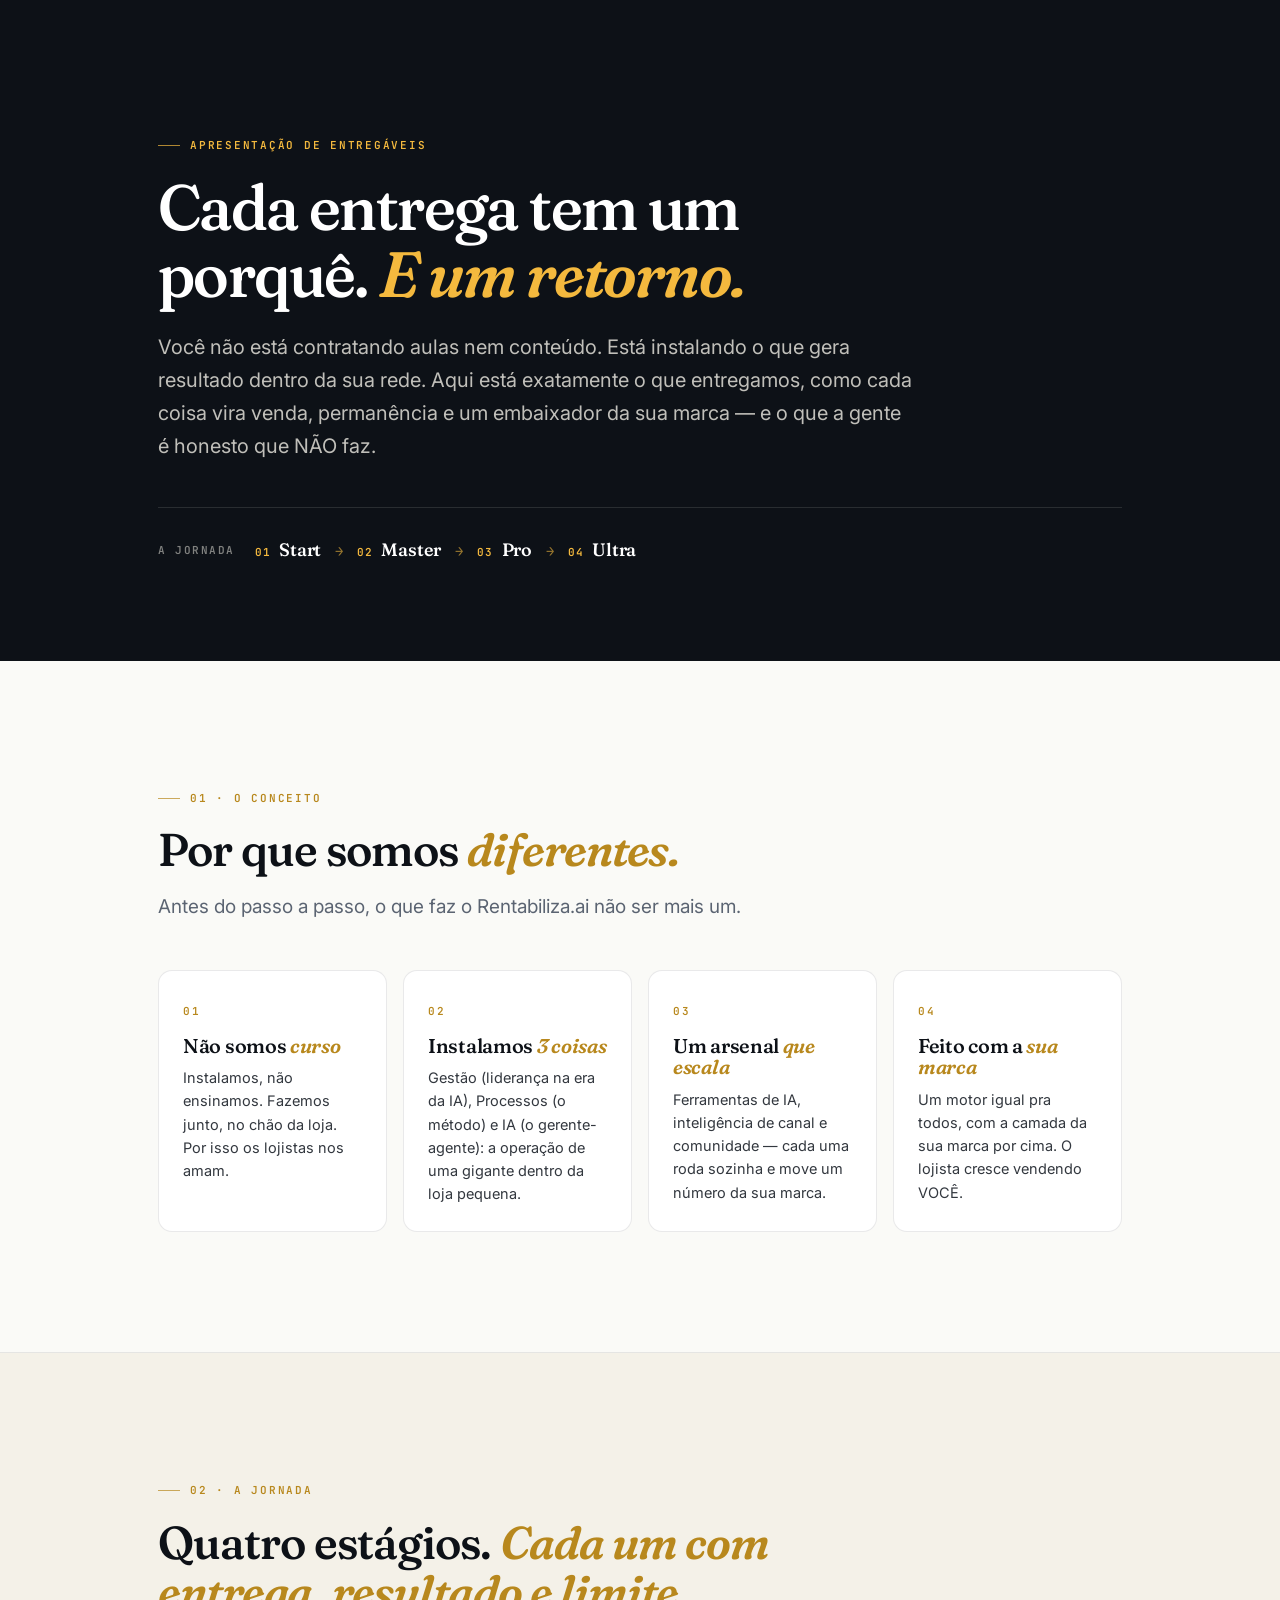
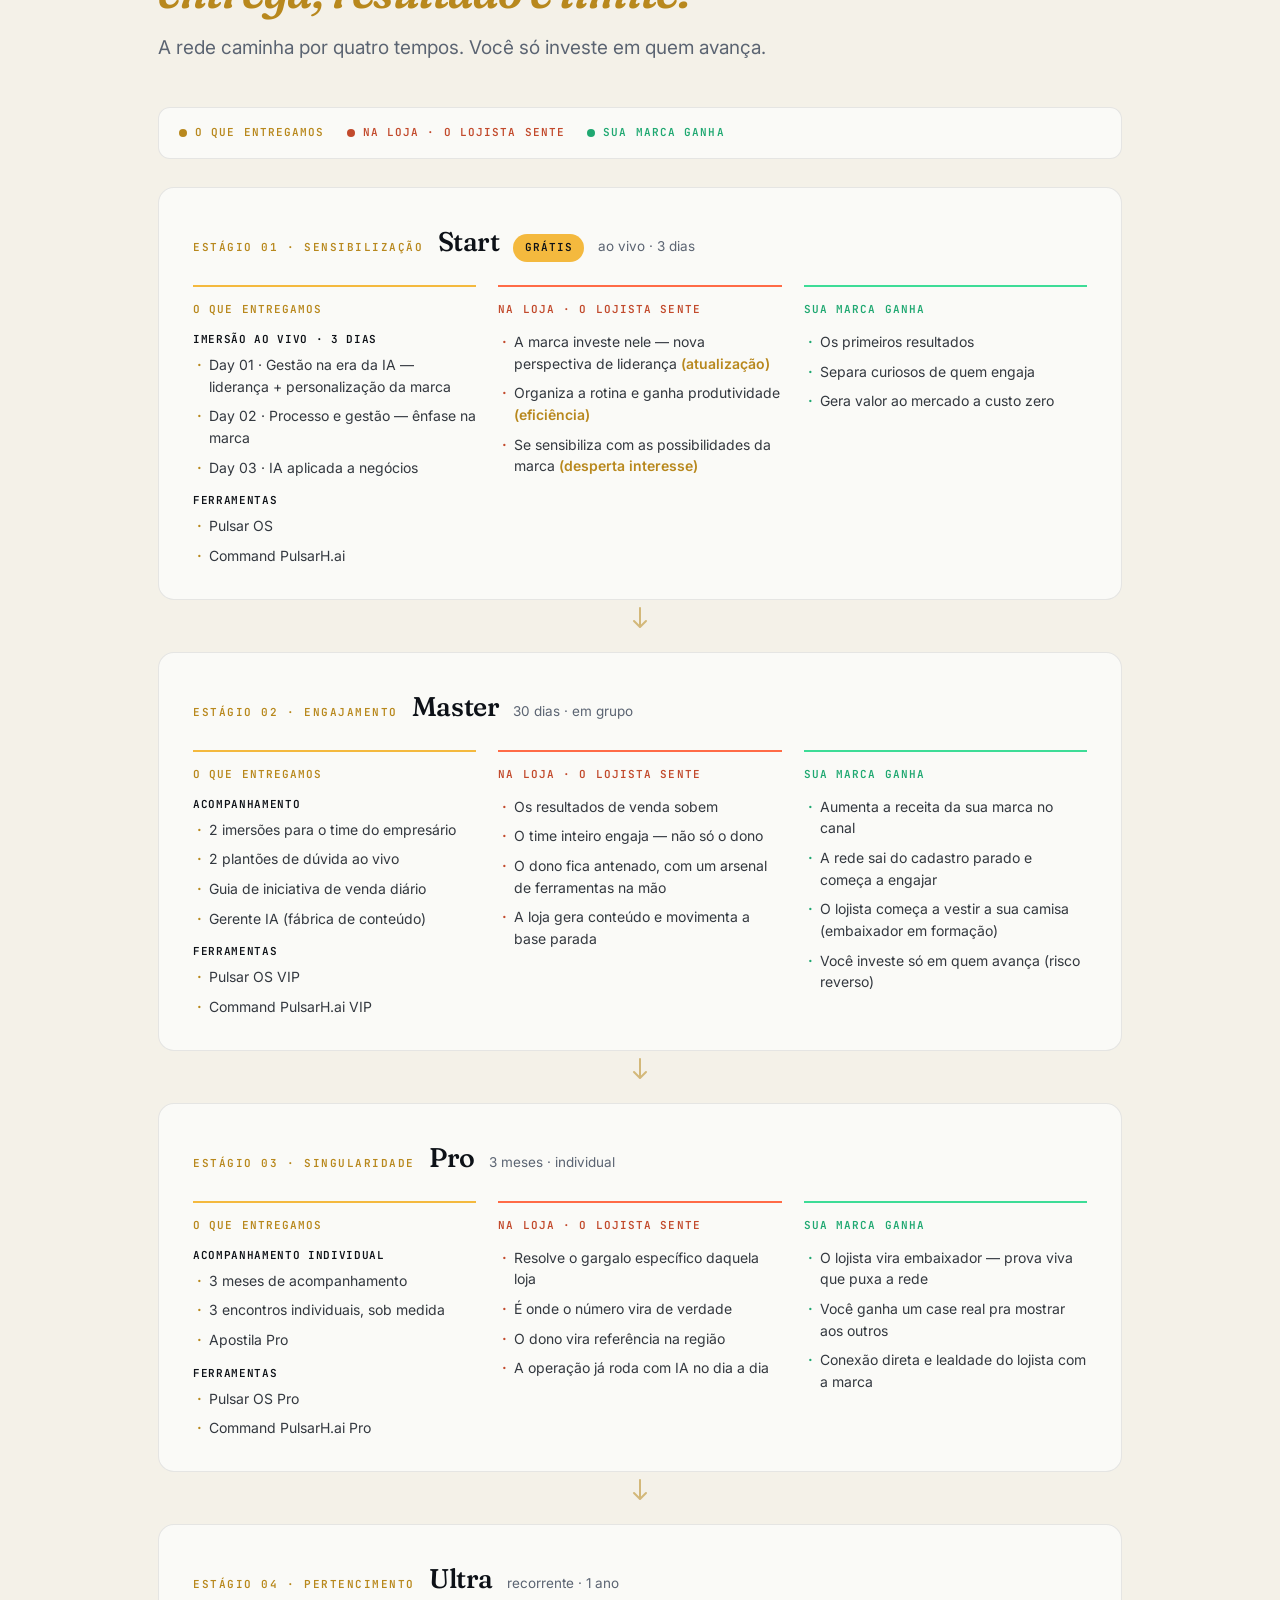
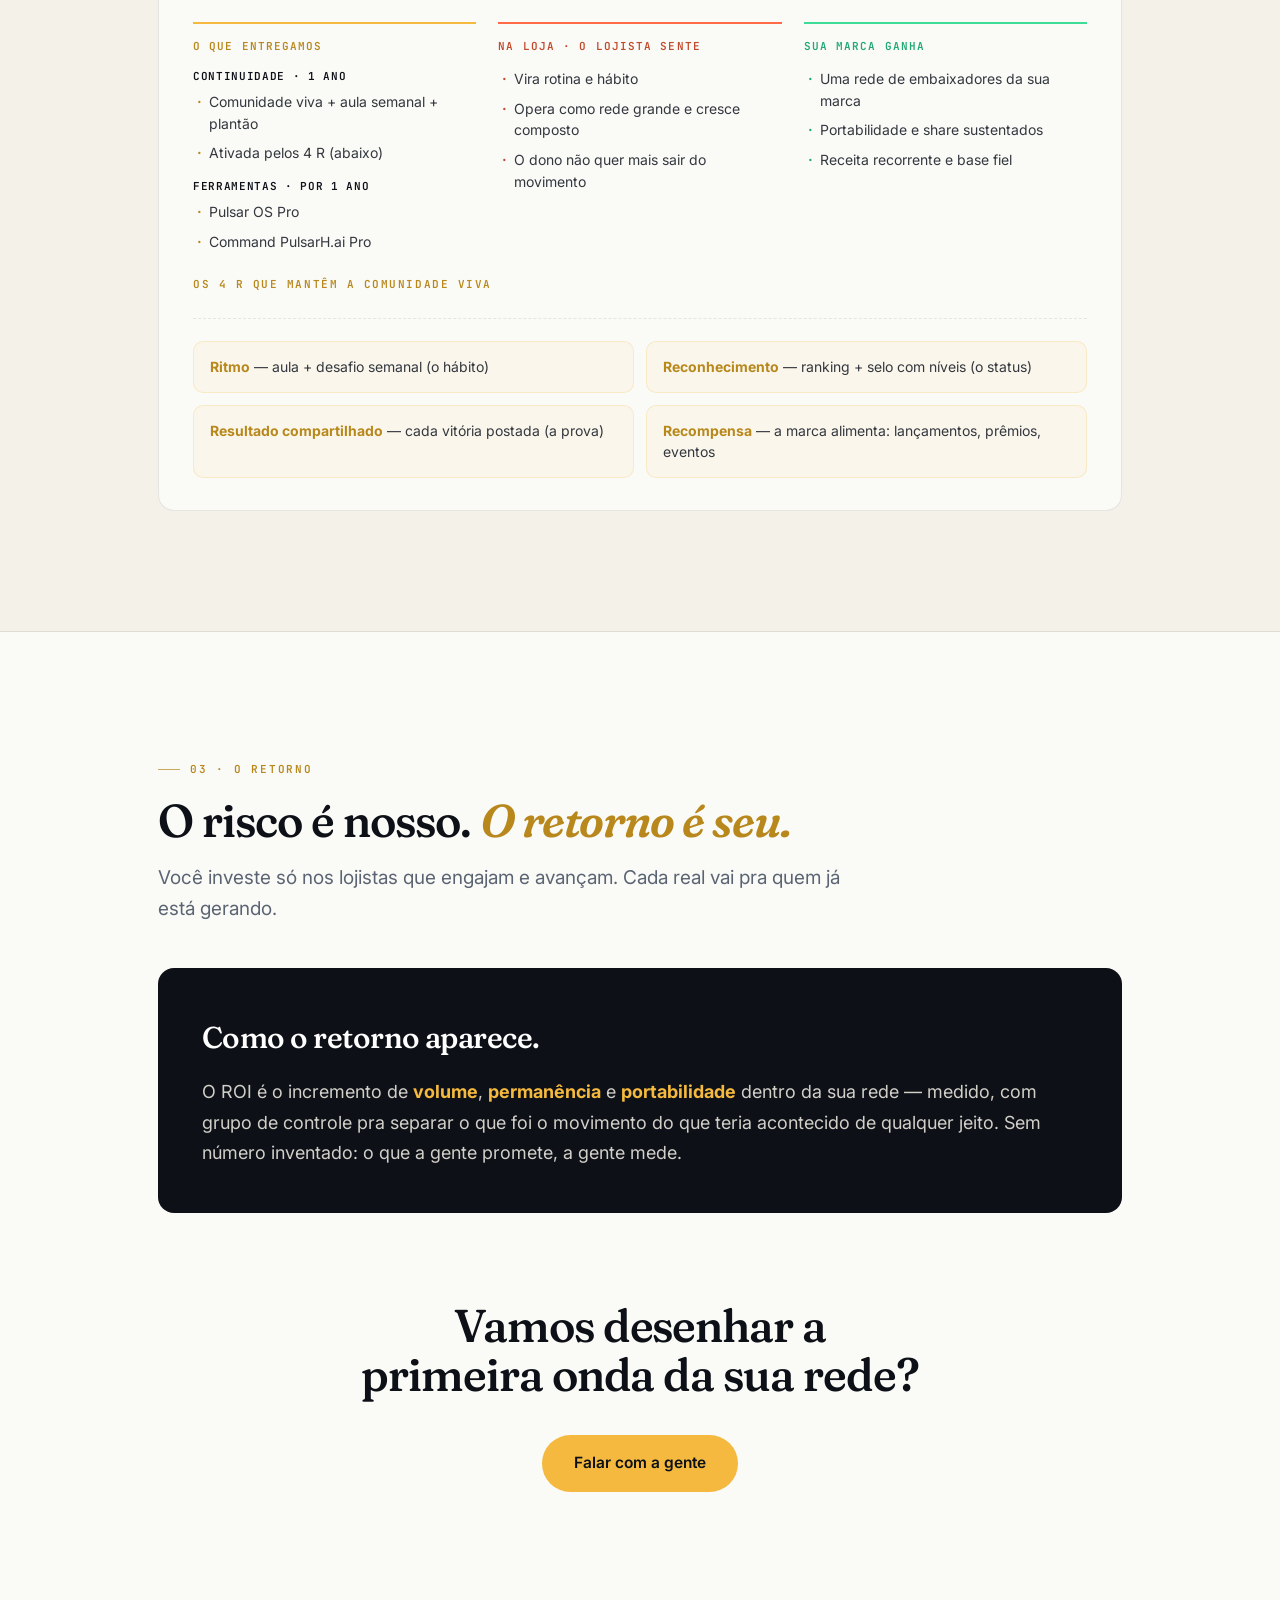
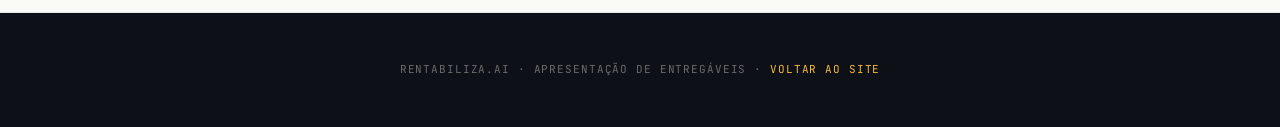
<file: entregaveis.html>
<!DOCTYPE html>
<html lang="pt-BR">
<head>
<meta charset="UTF-8">
<meta name="viewport" content="width=device-width,initial-scale=1">
<title>Rentabiliza.ai · Apresentação de Entregáveis</title>
<meta name="theme-color" content="#0D1117">
<link rel="icon" type="image/svg+xml" href="assets/brand/logo-mono-amber.svg">
<link rel="stylesheet" href="assets/brand/rentabiliza-tokens.css">
<style>
  /* =========================================================================
     ENTREGÁVEIS — apresentação didática (banho de UI · ago/2026)
     Mesmo sistema da capa/proposta: Fraunces RETA 540, itálico só na ênfase,
     escala disciplinada (piso 11px), hairlines, reveal sutil.
     Código de cor didático: âmbar = entrega · coral = lojista · verde = marca.
     ========================================================================= */
  :root{--ink:#0D1117;--graf:#1A2430;--paper:#FAFAF7;--cream:#F4F1E8;--amber:#F4B93E;--amber-d:#B8881D;--mint:#3DDC97;--mint-d:#1fa871;--coral:#FF6B47;--coral-d:#C24A2C;--sec:#5b6472;--line:rgba(13,17,23,.09);--line-d:rgba(255,255,255,.1)}
  *{margin:0;padding:0;box-sizing:border-box}html{scroll-behavior:smooth}
  body{font-family:'Inter',system-ui,sans-serif;background:var(--paper);color:var(--ink);line-height:1.6;-webkit-font-smoothing:antialiased}
  h1,h2,h3{font-family:'Fraunces',serif;font-variation-settings:"SOFT" 50,"WONK" 0;font-weight:540;font-style:normal;letter-spacing:-.022em;line-height:1.08}
  em{font-style:italic;font-weight:600;color:var(--amber-d)}.dark em{color:var(--amber)}
  ::selection{background:rgba(244,185,62,.25)}
  .wrap{max-width:1020px;margin:0 auto;padding:0 clamp(20px,4vw,28px)}
  .eyebrow{font-family:'JetBrains Mono',ui-monospace,monospace;font-size:11px;font-weight:600;letter-spacing:.16em;text-transform:uppercase;color:var(--amber-d);display:inline-flex;gap:10px;align-items:center}
  .dark .eyebrow{color:var(--amber)}.eyebrow::before{content:"";width:22px;height:1px;background:currentColor;opacity:.7}

  /* reveal sutil */
  .rv{opacity:0;transform:translateY(16px);transition:opacity .7s cubic-bezier(.2,.6,.2,1),transform .7s cubic-bezier(.2,.6,.2,1)}
  .rv.in{opacity:1;transform:none}
  @media(prefers-reduced-motion:reduce){.rv{opacity:1;transform:none;transition:none}}

  /* header */
  header{background:var(--ink);color:#fff;padding:clamp(88px,12vw,128px) 0 clamp(64px,9vw,96px);position:relative;overflow:hidden}
  header .wrap{position:relative;z-index:1}
  header .eyebrow{color:var(--amber)}
  header h1{color:#fff;font-size:clamp(36px,5.4vw,64px);margin:20px 0 24px;max-width:17ch;letter-spacing:-.025em;line-height:1.04;text-wrap:balance}
  header h1 em{color:var(--amber)}
  header p{color:rgba(244,241,232,.78);font-size:clamp(16px,1.9vw,20px);max-width:58ch;line-height:1.65}

  /* mapa da jornada (didático, no header) */
  .jmap{display:flex;align-items:center;gap:14px;flex-wrap:wrap;margin-top:44px;padding-top:28px;border-top:1px solid rgba(244,241,232,.12)}
  .jmap .jl{font-family:'JetBrains Mono',monospace;font-size:11px;font-weight:600;letter-spacing:.14em;text-transform:uppercase;color:rgba(244,241,232,.5);margin-right:6px}
  .jmap .js{display:inline-flex;align-items:baseline;gap:8px;font-family:'Fraunces',serif;font-variation-settings:"SOFT" 50,"WONK" 0;font-weight:540;font-size:18px;color:#fff;letter-spacing:-.01em}
  .jmap .js i{font-family:'JetBrains Mono',monospace;font-style:normal;font-size:11px;font-weight:600;letter-spacing:.1em;color:var(--amber)}
  .jmap .ja{color:rgba(244,185,62,.6);font-family:'JetBrains Mono',monospace;font-size:14px}

  section{padding:clamp(72px,10vw,120px) 0;border-bottom:1px solid var(--line)}
  section:nth-of-type(even){background:var(--cream)}
  .snum{font-family:'JetBrains Mono',monospace;font-size:11px;font-weight:600;letter-spacing:.16em;text-transform:uppercase;color:var(--amber-d);margin-bottom:18px;display:inline-flex;align-items:center;gap:10px}
  .snum::before{content:"";width:22px;height:1px;background:currentColor;opacity:.7}
  section h2{font-size:clamp(28px,3.8vw,46px);margin-bottom:16px;max-width:24ch;letter-spacing:-.022em;line-height:1.07;text-wrap:balance}
  .lede{color:var(--sec);font-size:clamp(16px,1.8vw,19px);line-height:1.65;max-width:60ch;margin-bottom:8px}

  /* conceito — 4 cards */
  .concept4{display:grid;grid-template-columns:repeat(4,1fr);gap:16px;margin-top:48px}
  @media(max-width:820px){.concept4{grid-template-columns:1fr 1fr}}
  @media(max-width:480px){.concept4{grid-template-columns:1fr}}
  .cc{background:#fff;border:1px solid var(--line);border-radius:14px;padding:26px 24px;transition:border-color .16s ease-out,transform .16s ease-out}
  .cc:hover{border-color:rgba(244,185,62,.5);transform:translateY(-2px)}
  .cc .cn{font-family:'JetBrains Mono',monospace;font-size:11px;font-weight:600;color:var(--amber-d);letter-spacing:.14em}
  .cc h3{font-size:20px;margin:12px 0 10px;letter-spacing:-.015em}
  .cc h3 em{font-style:italic;font-weight:600;color:var(--amber-d)}
  .cc p{font-size:14.5px;color:#33383f;line-height:1.6}

  /* legenda didática das colunas */
  .legend{display:flex;flex-wrap:wrap;gap:10px 22px;margin-top:44px;padding:16px 20px;background:#fff;border:1px solid var(--line);border-radius:12px}
  section:nth-of-type(even) .legend{background:var(--paper)}
  .legend .li{display:inline-flex;align-items:center;gap:8px;font-family:'JetBrains Mono',monospace;font-size:11px;font-weight:600;letter-spacing:.1em;text-transform:uppercase}
  .legend .li::before{content:"";width:8px;height:8px;border-radius:50%;background:currentColor}
  .legend .li.en{color:var(--amber-d)}
  .legend .li.lo{color:var(--coral-d)}
  .legend .li.ma{color:var(--mint-d)}

  /* estágios da jornada */
  .stages{position:relative;margin-top:28px}
  .stage{background:#fff;border:1px solid var(--line);border-radius:16px;padding:32px 34px;margin-top:20px;position:relative}
  section:nth-of-type(even) .stage{background:var(--paper)}
  .stage .sh{display:flex;align-items:baseline;gap:14px;flex-wrap:wrap;margin-bottom:8px}
  .stage .sh .snx{font-family:'JetBrains Mono',monospace;font-size:11px;font-weight:600;letter-spacing:.14em;text-transform:uppercase;color:var(--amber-d)}
  .stage .sh .st{font-family:'Fraunces',serif;font-variation-settings:"SOFT" 50,"WONK" 0;font-weight:540;font-size:27px;letter-spacing:-.018em}
  .stage .sh .badge{font-family:'JetBrains Mono',monospace;font-size:11px;font-weight:600;text-transform:uppercase;letter-spacing:.08em;color:#fff;background:var(--ink);padding:5px 12px;border-radius:20px}
  .stage .sh .badge.free{background:var(--amber);color:var(--ink)}
  .stage .sh .dur{font-size:13.5px;color:var(--sec)}
  .stage .grid3{display:grid;grid-template-columns:1fr 1fr 1fr;gap:22px;margin-top:22px}
  @media(max-width:720px){.stage .grid3{grid-template-columns:1fr}}
  .stage .c{border-top:2px solid var(--amber);padding-top:14px}
  .stage .c.loja{border-top-color:var(--coral)}
  .stage .c.marca{border-top-color:var(--mint)}
  .stage .c .lb{font-family:'JetBrains Mono',monospace;font-size:11px;font-weight:600;text-transform:uppercase;letter-spacing:.1em;color:var(--amber-d);margin-bottom:12px}
  .stage .c.loja .lb{color:var(--coral-d)}.stage .c.marca .lb{color:var(--mint-d)}
  .stage .c p{font-size:14.5px;color:#33383f;line-height:1.55}
  .stage .c ul{list-style:none;display:grid;gap:8px;margin-top:2px}
  .stage .c li{font-size:14px;color:#33383f;line-height:1.55;padding-left:16px;position:relative}
  .stage .c li::before{content:"·";position:absolute;left:4px;color:var(--amber-d);font-weight:700}
  .stage .c.loja li::before{color:var(--coral-d)}
  .stage .c.marca li::before{color:var(--mint-d)}
  .stage .c p.sub{font-weight:600;color:var(--ink);font-size:13px;margin:14px 0 6px;font-family:'JetBrains Mono',monospace;font-size:11px;letter-spacing:.06em;text-transform:uppercase}
  .stage .c p.sub:first-of-type{margin-top:0}
  .stage .c li b{color:var(--amber-d);font-weight:600}
  .fourR{display:grid;grid-template-columns:repeat(2,1fr);gap:12px;margin-top:24px;padding-top:22px;border-top:1px dashed var(--line)}
  @media(max-width:560px){.fourR{grid-template-columns:1fr}}
  .fourR .r{background:rgba(244,185,62,.06);border:1px solid rgba(244,185,62,.22);border-radius:10px;padding:14px 16px;font-size:14px;color:#33383f;line-height:1.55}
  .fourR .r b{color:var(--amber-d)}
  .fourR-title{margin-top:24px;font-family:'JetBrains Mono',monospace;font-size:11px;font-weight:600;letter-spacing:.14em;text-transform:uppercase;color:var(--amber-d)}

  /* conector entre estágios */
  .stage-link{display:flex;justify-content:center;padding:6px 0 0}
  .stage-link svg{width:18px;height:26px;color:rgba(184,136,29,.55)}

  /* retorno */
  .callout{background:var(--ink);color:#fff;border-radius:16px;padding:clamp(28px,4vw,44px);margin-top:44px}
  .callout p{color:rgba(244,241,232,.85);max-width:none;font-size:clamp(15.5px,1.8vw,18px);line-height:1.7}
  .callout .big{display:block;font-family:'Fraunces',serif;font-variation-settings:"SOFT" 50,"WONK" 0;font-weight:540;font-size:clamp(22px,2.6vw,30px);letter-spacing:-.018em;color:#fff;margin-bottom:14px}
  .cta-final{text-align:center;margin-top:clamp(56px,8vw,88px)}
  .cta-final h2{margin:0 auto 8px;max-width:22ch}
  .cta-btn{display:inline-flex;gap:10px;align-items:center;font-weight:600;font-size:15.5px;padding:16px 32px;border-radius:999px;background:var(--amber);color:var(--ink);text-decoration:none;margin-top:28px;transition:filter .16s ease-out,transform .16s ease-out}
  .cta-btn:hover{filter:brightness(1.05);transform:translateY(-1px)}
  footer{background:var(--ink);color:rgba(244,241,232,.4);padding:48px 0;text-align:center;font-family:'JetBrains Mono',monospace;font-size:11px;letter-spacing:.08em;text-transform:uppercase}
  footer a{color:var(--amber);text-decoration:none}
</style>
</head>
<body>

<header class="dark"><div class="wrap">
  <span class="eyebrow">Apresentação de entregáveis</span>
  <h1>Cada entrega tem um porquê. <em>E um retorno.</em></h1>
  <p>Você não está contratando aulas nem conteúdo. Está instalando o que gera resultado dentro da sua rede. Aqui está exatamente o que entregamos, como cada coisa vira venda, permanência e um embaixador da sua marca — e o que a gente é honesto que NÃO faz.</p>
  <div class="jmap" aria-label="Mapa da jornada">
    <span class="jl">A jornada</span>
    <span class="js"><i>01</i>Start</span><span class="ja">→</span>
    <span class="js"><i>02</i>Master</span><span class="ja">→</span>
    <span class="js"><i>03</i>Pro</span><span class="ja">→</span>
    <span class="js"><i>04</i>Ultra</span>
  </div>
</div></header>

<section><div class="wrap">
  <span class="snum">01 · O conceito</span>
  <h2>Por que somos <em>diferentes.</em></h2>
  <p class="lede">Antes do passo a passo, o que faz o Rentabiliza.ai não ser mais um.</p>
  <div class="concept4">
    <div class="cc"><span class="cn">01</span><h3>Não somos <em>curso</em></h3><p>Instalamos, não ensinamos. Fazemos junto, no chão da loja. Por isso os lojistas nos amam.</p></div>
    <div class="cc"><span class="cn">02</span><h3>Instalamos <em>3 coisas</em></h3><p>Gestão (liderança na era da IA), Processos (o método) e IA (o gerente-agente): a operação de uma gigante dentro da loja pequena.</p></div>
    <div class="cc"><span class="cn">03</span><h3>Um arsenal <em>que escala</em></h3><p>Ferramentas de IA, inteligência de canal e comunidade — cada uma roda sozinha e move um número da sua marca.</p></div>
    <div class="cc"><span class="cn">04</span><h3>Feito com a <em>sua marca</em></h3><p>Um motor igual pra todos, com a camada da sua marca por cima. O lojista cresce vendendo VOCÊ.</p></div>
  </div>
</div></section>

<section><div class="wrap">
  <span class="snum">02 · A jornada</span>
  <h2>Quatro estágios. <em>Cada um com entrega, resultado e limite.</em></h2>
  <p class="lede">A rede caminha por quatro tempos. Você só investe em quem avança.</p>

  <div class="legend" aria-label="Como ler os cards abaixo">
    <span class="li en">O que entregamos</span>
    <span class="li lo">Na loja · o lojista sente</span>
    <span class="li ma">Sua marca ganha</span>
  </div>

  <div class="stages">
  <div class="stage"><div class="sh"><span class="snx">Estágio 01 · Sensibilização</span><span class="st">Start</span><span class="badge free">Grátis</span><span class="dur">ao vivo · 3 dias</span></div>
    <div class="grid3">
      <div class="c"><div class="lb">O que entregamos</div><p class="sub">Imersão ao vivo · 3 dias</p><ul><li>Day 01 · Gestão na era da IA — liderança + personalização da marca</li><li>Day 02 · Processo e gestão — ênfase na marca</li><li>Day 03 · IA aplicada a negócios</li></ul><p class="sub">Ferramentas</p><ul><li>Pulsar OS</li><li>Command PulsarH.ai</li></ul></div>
      <div class="c loja"><div class="lb">Na loja · o lojista sente</div><ul><li>A marca investe nele — nova perspectiva de liderança <b>(atualização)</b></li><li>Organiza a rotina e ganha produtividade <b>(eficiência)</b></li><li>Se sensibiliza com as possibilidades da marca <b>(desperta interesse)</b></li></ul></div>
      <div class="c marca"><div class="lb">Sua marca ganha</div><ul><li>Os primeiros resultados</li><li>Separa curiosos de quem engaja</li><li>Gera valor ao mercado a custo zero</li></ul></div>
    </div>
  </div>

  <div class="stage-link" aria-hidden="true"><svg viewBox="0 0 18 26" fill="none" stroke="currentColor" stroke-width="2" stroke-linecap="round" stroke-linejoin="round"><path d="M9 2v18M3 15l6 6 6-6"/></svg></div>

  <div class="stage"><div class="sh"><span class="snx">Estágio 02 · Engajamento</span><span class="st">Master</span><span class="dur">30 dias · em grupo</span></div>
    <div class="grid3">
      <div class="c"><div class="lb">O que entregamos</div><p class="sub">Acompanhamento</p><ul><li>2 imersões para o time do empresário</li><li>2 plantões de dúvida ao vivo</li><li>Guia de iniciativa de venda diário</li><li>Gerente IA (fábrica de conteúdo)</li></ul><p class="sub">Ferramentas</p><ul><li>Pulsar OS VIP</li><li>Command PulsarH.ai VIP</li></ul></div>
      <div class="c loja"><div class="lb">Na loja · o lojista sente</div><ul><li>Os resultados de venda sobem</li><li>O time inteiro engaja — não só o dono</li><li>O dono fica antenado, com um arsenal de ferramentas na mão</li><li>A loja gera conteúdo e movimenta a base parada</li></ul></div>
      <div class="c marca"><div class="lb">Sua marca ganha</div><ul><li>Aumenta a receita da sua marca no canal</li><li>A rede sai do cadastro parado e começa a engajar</li><li>O lojista começa a vestir a sua camisa (embaixador em formação)</li><li>Você investe só em quem avança (risco reverso)</li></ul></div>
    </div>
  </div>

  <div class="stage-link" aria-hidden="true"><svg viewBox="0 0 18 26" fill="none" stroke="currentColor" stroke-width="2" stroke-linecap="round" stroke-linejoin="round"><path d="M9 2v18M3 15l6 6 6-6"/></svg></div>

  <div class="stage"><div class="sh"><span class="snx">Estágio 03 · Singularidade</span><span class="st">Pro</span><span class="dur">3 meses · individual</span></div>
    <div class="grid3">
      <div class="c"><div class="lb">O que entregamos</div><p class="sub">Acompanhamento individual</p><ul><li>3 meses de acompanhamento</li><li>3 encontros individuais, sob medida</li><li>Apostila Pro</li></ul><p class="sub">Ferramentas</p><ul><li>Pulsar OS Pro</li><li>Command PulsarH.ai Pro</li></ul></div>
      <div class="c loja"><div class="lb">Na loja · o lojista sente</div><ul><li>Resolve o gargalo específico daquela loja</li><li>É onde o número vira de verdade</li><li>O dono vira referência na região</li><li>A operação já roda com IA no dia a dia</li></ul></div>
      <div class="c marca"><div class="lb">Sua marca ganha</div><ul><li>O lojista vira embaixador — prova viva que puxa a rede</li><li>Você ganha um case real pra mostrar aos outros</li><li>Conexão direta e lealdade do lojista com a marca</li></ul></div>
    </div>
  </div>

  <div class="stage-link" aria-hidden="true"><svg viewBox="0 0 18 26" fill="none" stroke="currentColor" stroke-width="2" stroke-linecap="round" stroke-linejoin="round"><path d="M9 2v18M3 15l6 6 6-6"/></svg></div>

  <div class="stage"><div class="sh"><span class="snx">Estágio 04 · Pertencimento</span><span class="st">Ultra</span><span class="dur">recorrente · 1 ano</span></div>
    <div class="grid3">
      <div class="c"><div class="lb">O que entregamos</div><p class="sub">Continuidade · 1 ano</p><ul><li>Comunidade viva + aula semanal + plantão</li><li>Ativada pelos 4 R (abaixo)</li></ul><p class="sub">Ferramentas · por 1 ano</p><ul><li>Pulsar OS Pro</li><li>Command PulsarH.ai Pro</li></ul></div>
      <div class="c loja"><div class="lb">Na loja · o lojista sente</div><ul><li>Vira rotina e hábito</li><li>Opera como rede grande e cresce composto</li><li>O dono não quer mais sair do movimento</li></ul></div>
      <div class="c marca"><div class="lb">Sua marca ganha</div><ul><li>Uma rede de embaixadores da sua marca</li><li>Portabilidade e share sustentados</li><li>Receita recorrente e base fiel</li></ul></div>
    </div>
    <div class="fourR-title">Os 4 R que mantêm a comunidade viva</div>
    <div class="fourR">
      <div class="r"><b>Ritmo</b> — aula + desafio semanal (o hábito)</div>
      <div class="r"><b>Reconhecimento</b> — ranking + selo com níveis (o status)</div>
      <div class="r"><b>Resultado compartilhado</b> — cada vitória postada (a prova)</div>
      <div class="r"><b>Recompensa</b> — a marca alimenta: lançamentos, prêmios, eventos</div>
    </div>
  </div>
  </div>
</div></section>

<section><div class="wrap">
  <span class="snum">03 · O retorno</span>
  <h2>O risco é nosso. <em>O retorno é seu.</em></h2>
  <p class="lede">Você investe só nos lojistas que engajam e avançam. Cada real vai pra quem já está gerando.</p>
  <div class="callout dark">
    <p><span class="big">Como o retorno aparece.</span>O ROI é o incremento de <strong style="color:var(--amber)">volume</strong>, <strong style="color:var(--amber)">permanência</strong> e <strong style="color:var(--amber)">portabilidade</strong> dentro da sua rede — medido, com grupo de controle pra separar o que foi o movimento do que teria acontecido de qualquer jeito. Sem número inventado: o que a gente promete, a gente mede.</p>
  </div>
  <div class="cta-final">
    <h2>Vamos desenhar a primeira onda da sua rede?</h2>
    <a class="cta-btn" href="index.html#contato">Falar com a gente</a>
  </div>
</div></section>

<footer>Rentabiliza.ai · Apresentação de Entregáveis · <a href="index.html">voltar ao site</a></footer>

<script>
  // Reveal sutil no scroll
  (function(){
    var sel=['header h1','header p','header .jmap','.snum','section h2','.lede','.cc','.legend','.stage','.callout','.cta-final'];
    var els=document.querySelectorAll(sel.join(', '));
    els.forEach(function(el){el.classList.add('rv');});
    if(!('IntersectionObserver' in window)){els.forEach(function(el){el.classList.add('in');});return;}
    var io=new IntersectionObserver(function(entries){
      entries.forEach(function(e){
        if(!e.isIntersecting)return;
        var el=e.target,parent=el.parentElement;
        var sibs=parent?Array.prototype.filter.call(parent.children,function(c){return c.classList&&c.classList.contains('rv');}):[el];
        var idx=Math.max(0,sibs.indexOf(el));
        el.style.transitionDelay=Math.min(idx*70,420)+'ms';
        el.classList.add('in');
        io.unobserve(el);
      });
    },{threshold:.12,rootMargin:'0px 0px -6% 0px'});
    els.forEach(function(el){io.observe(el);});
  })();
</script>
</body>
</html>
</file>
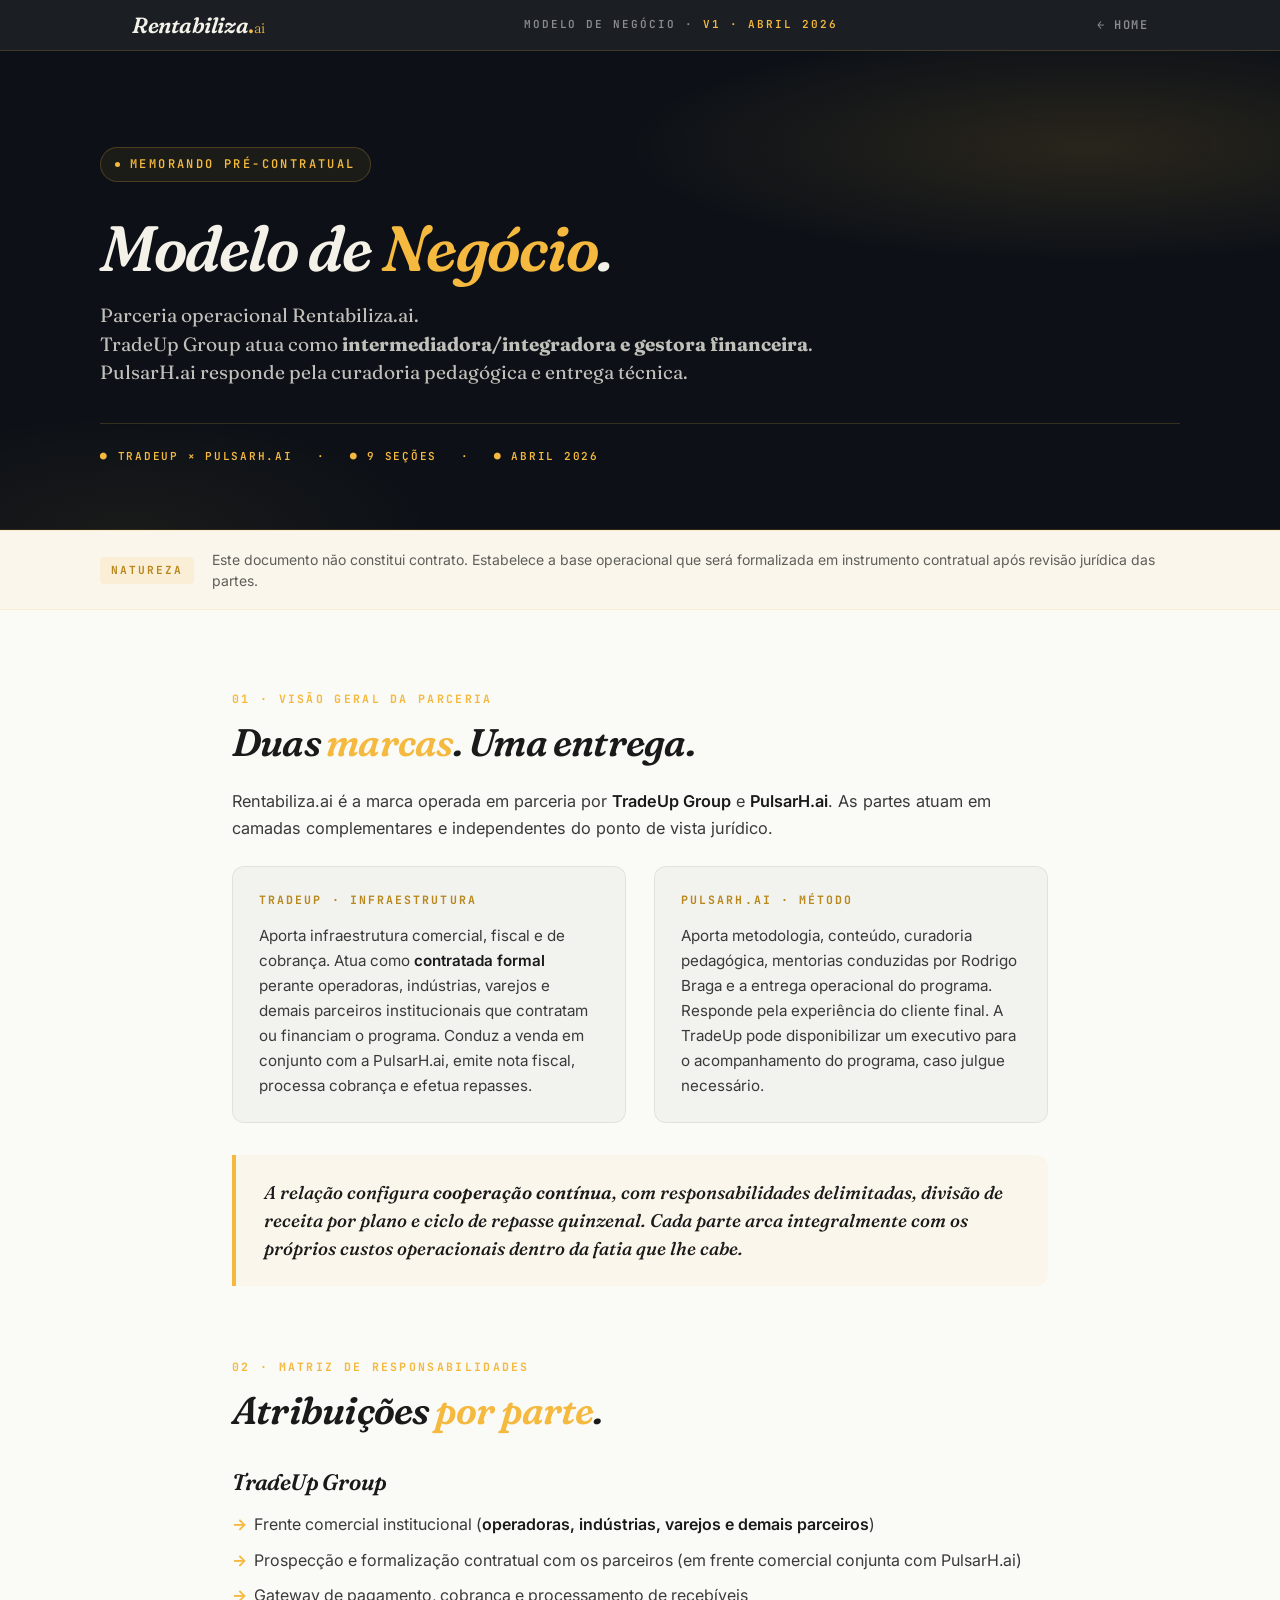
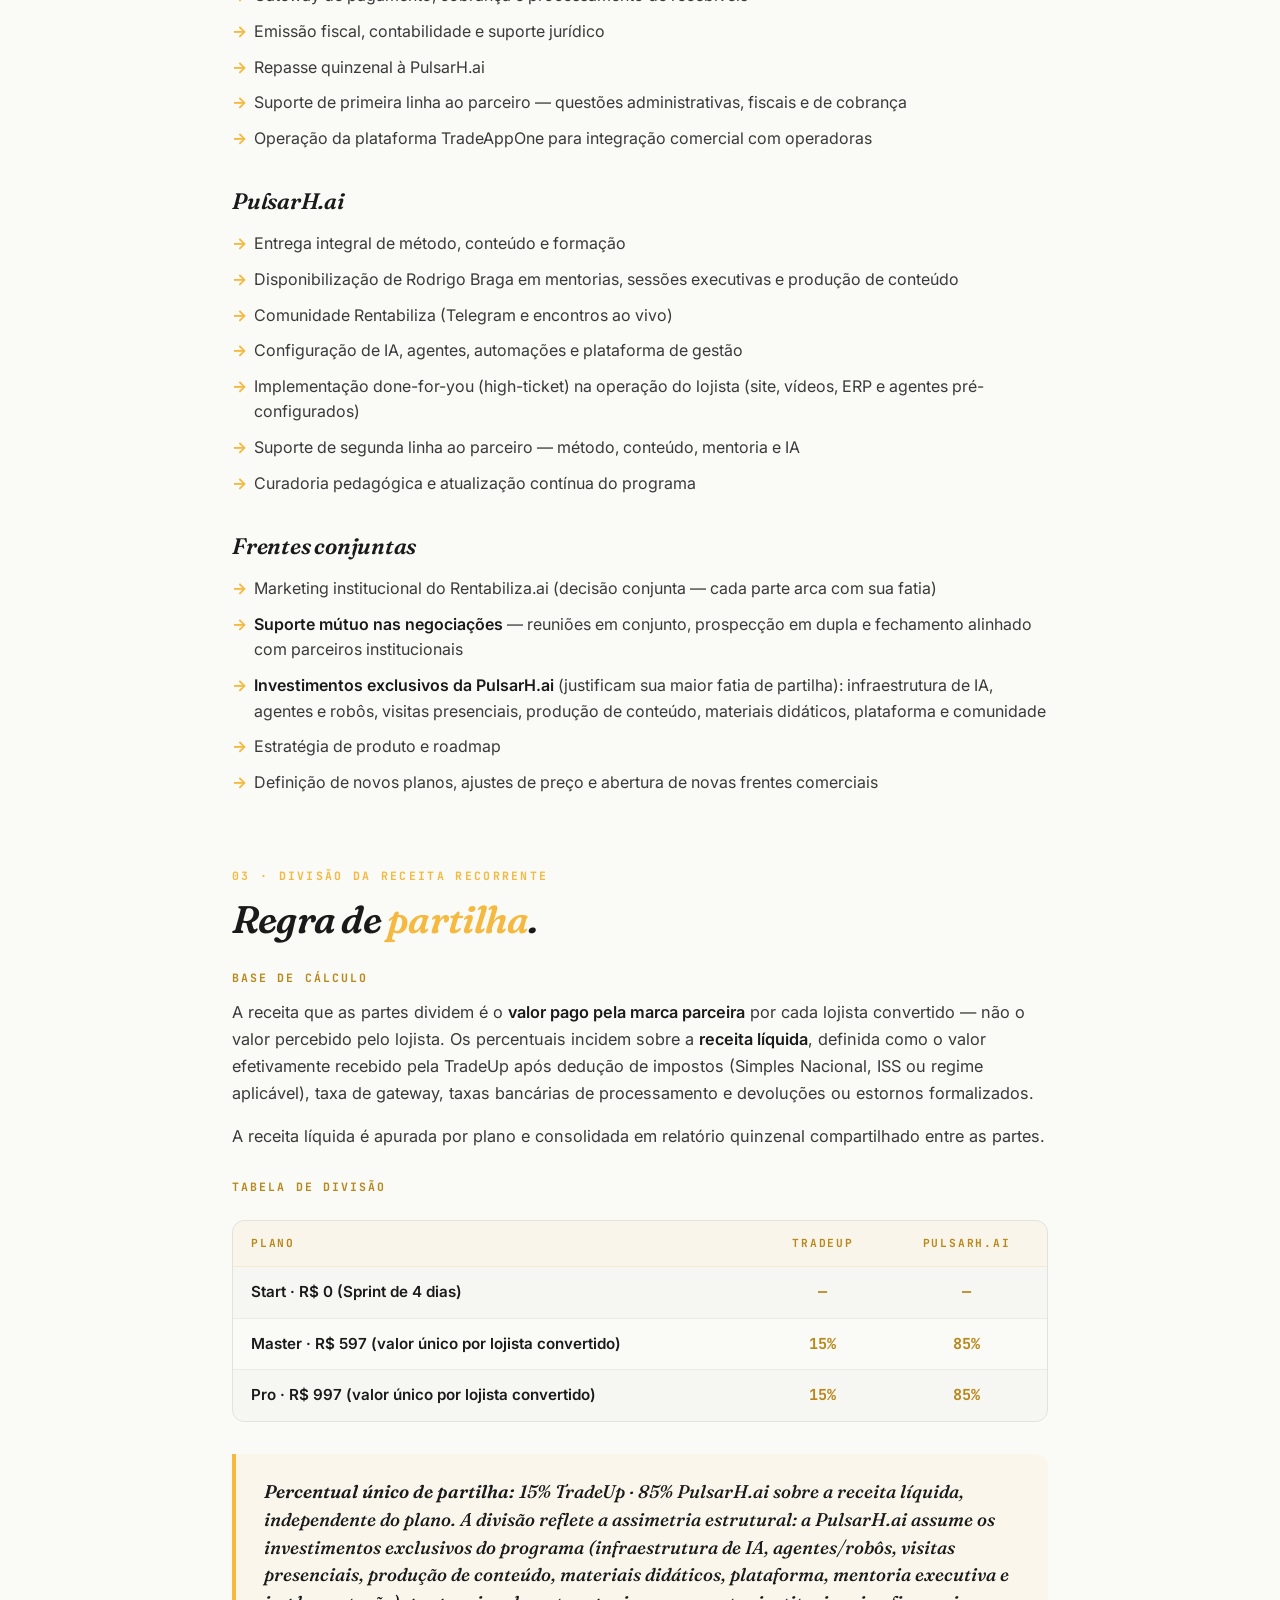
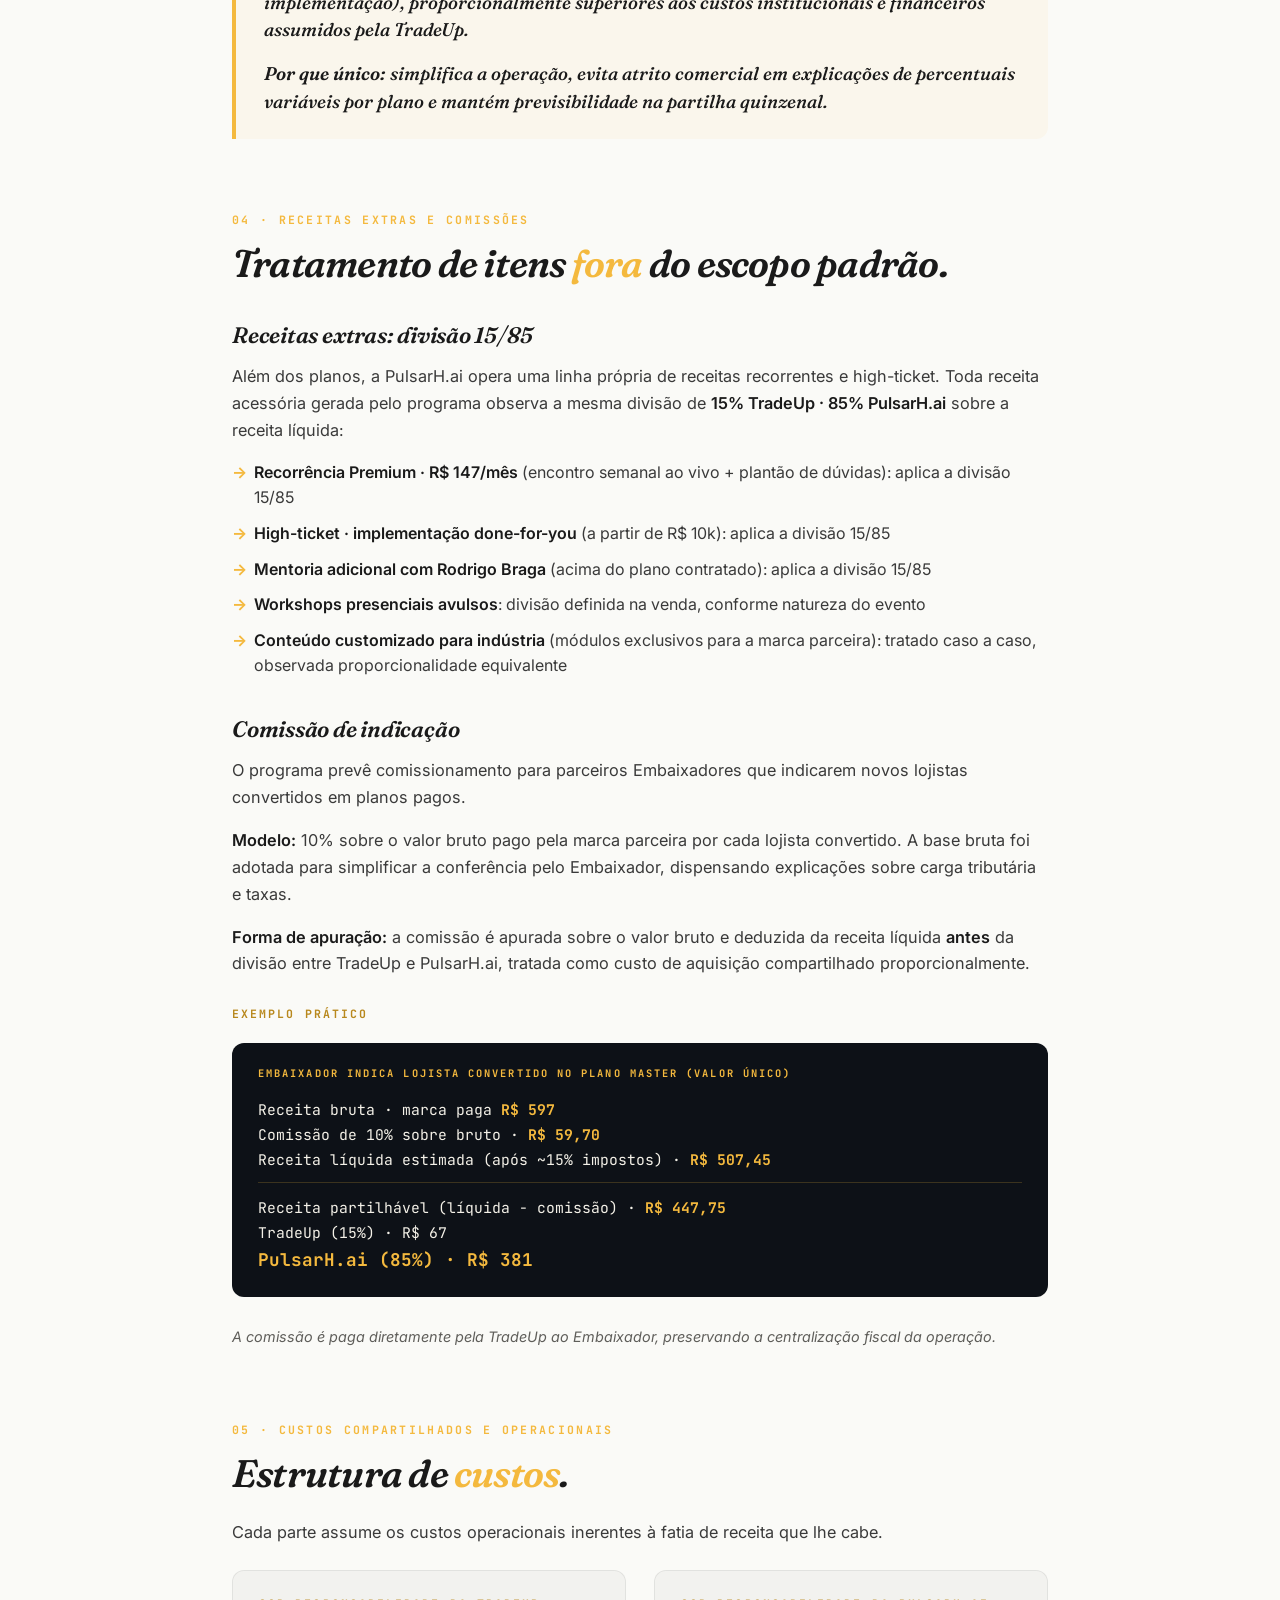
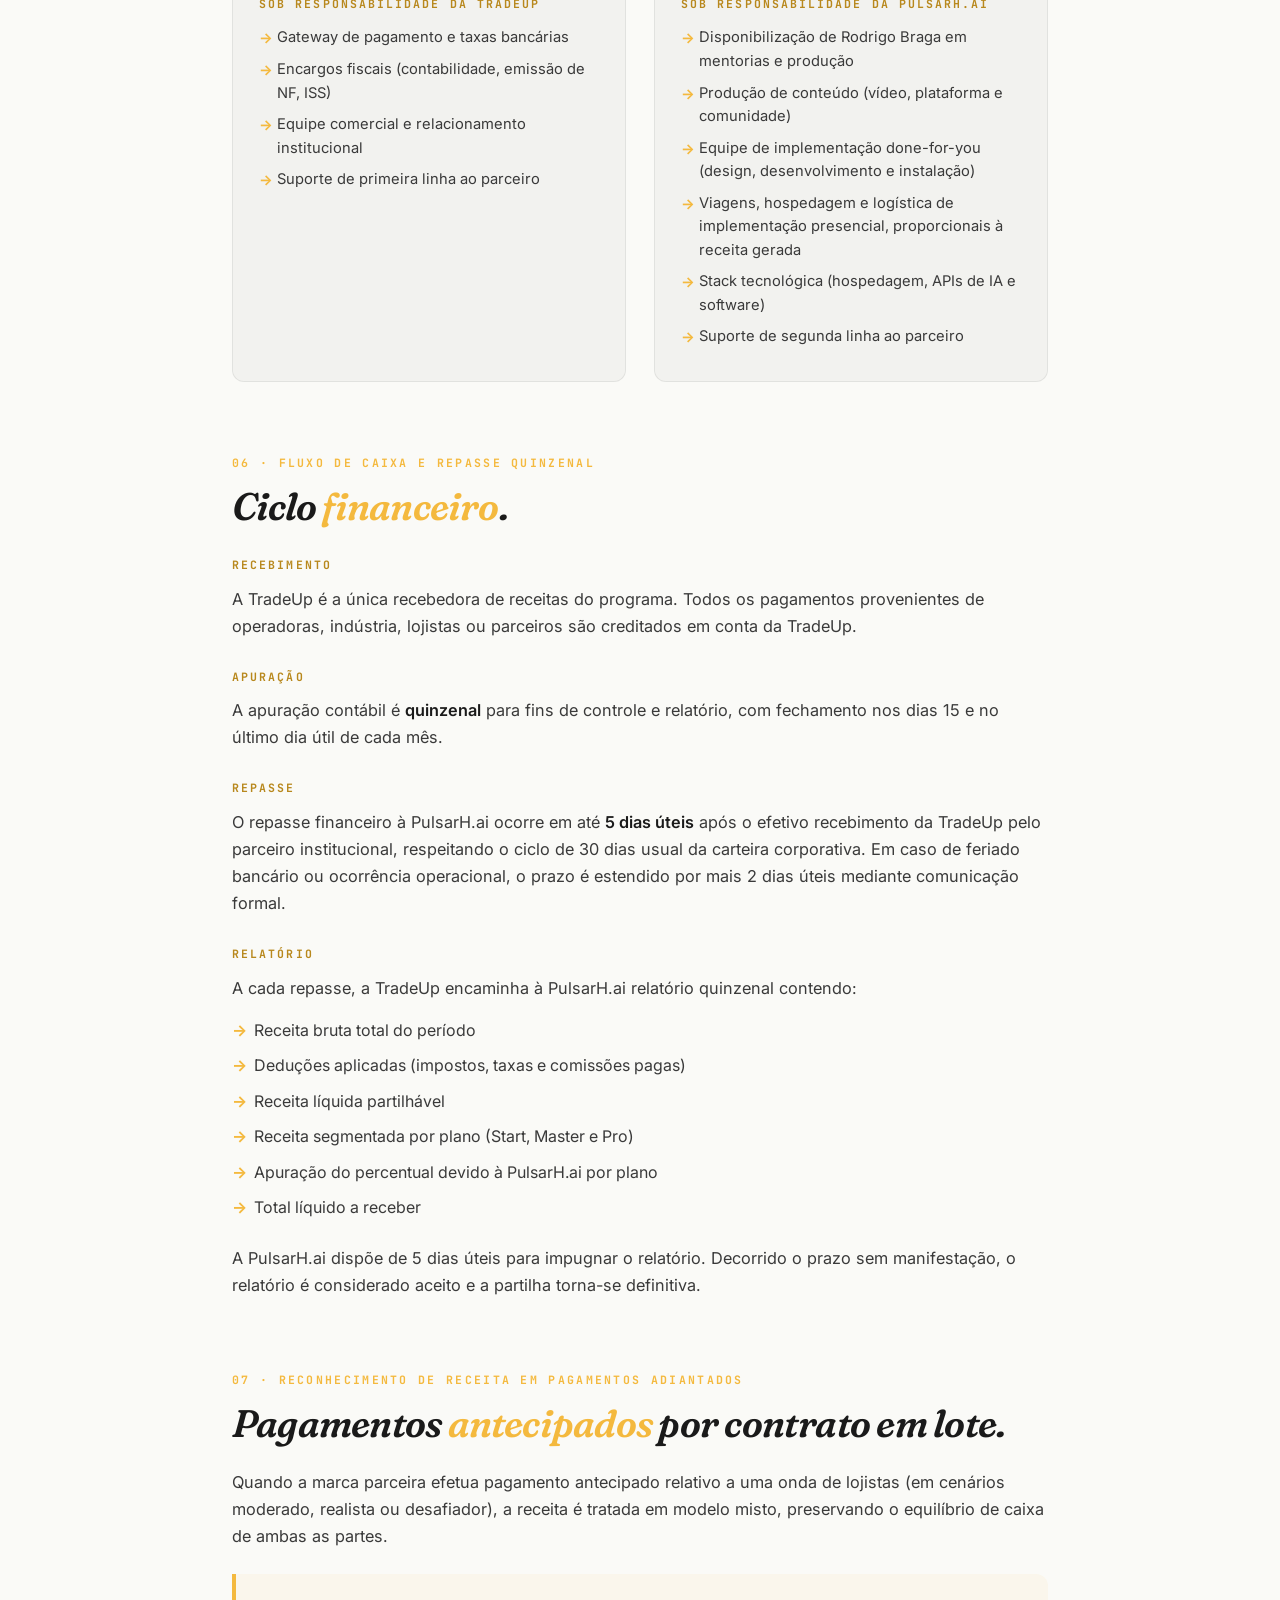
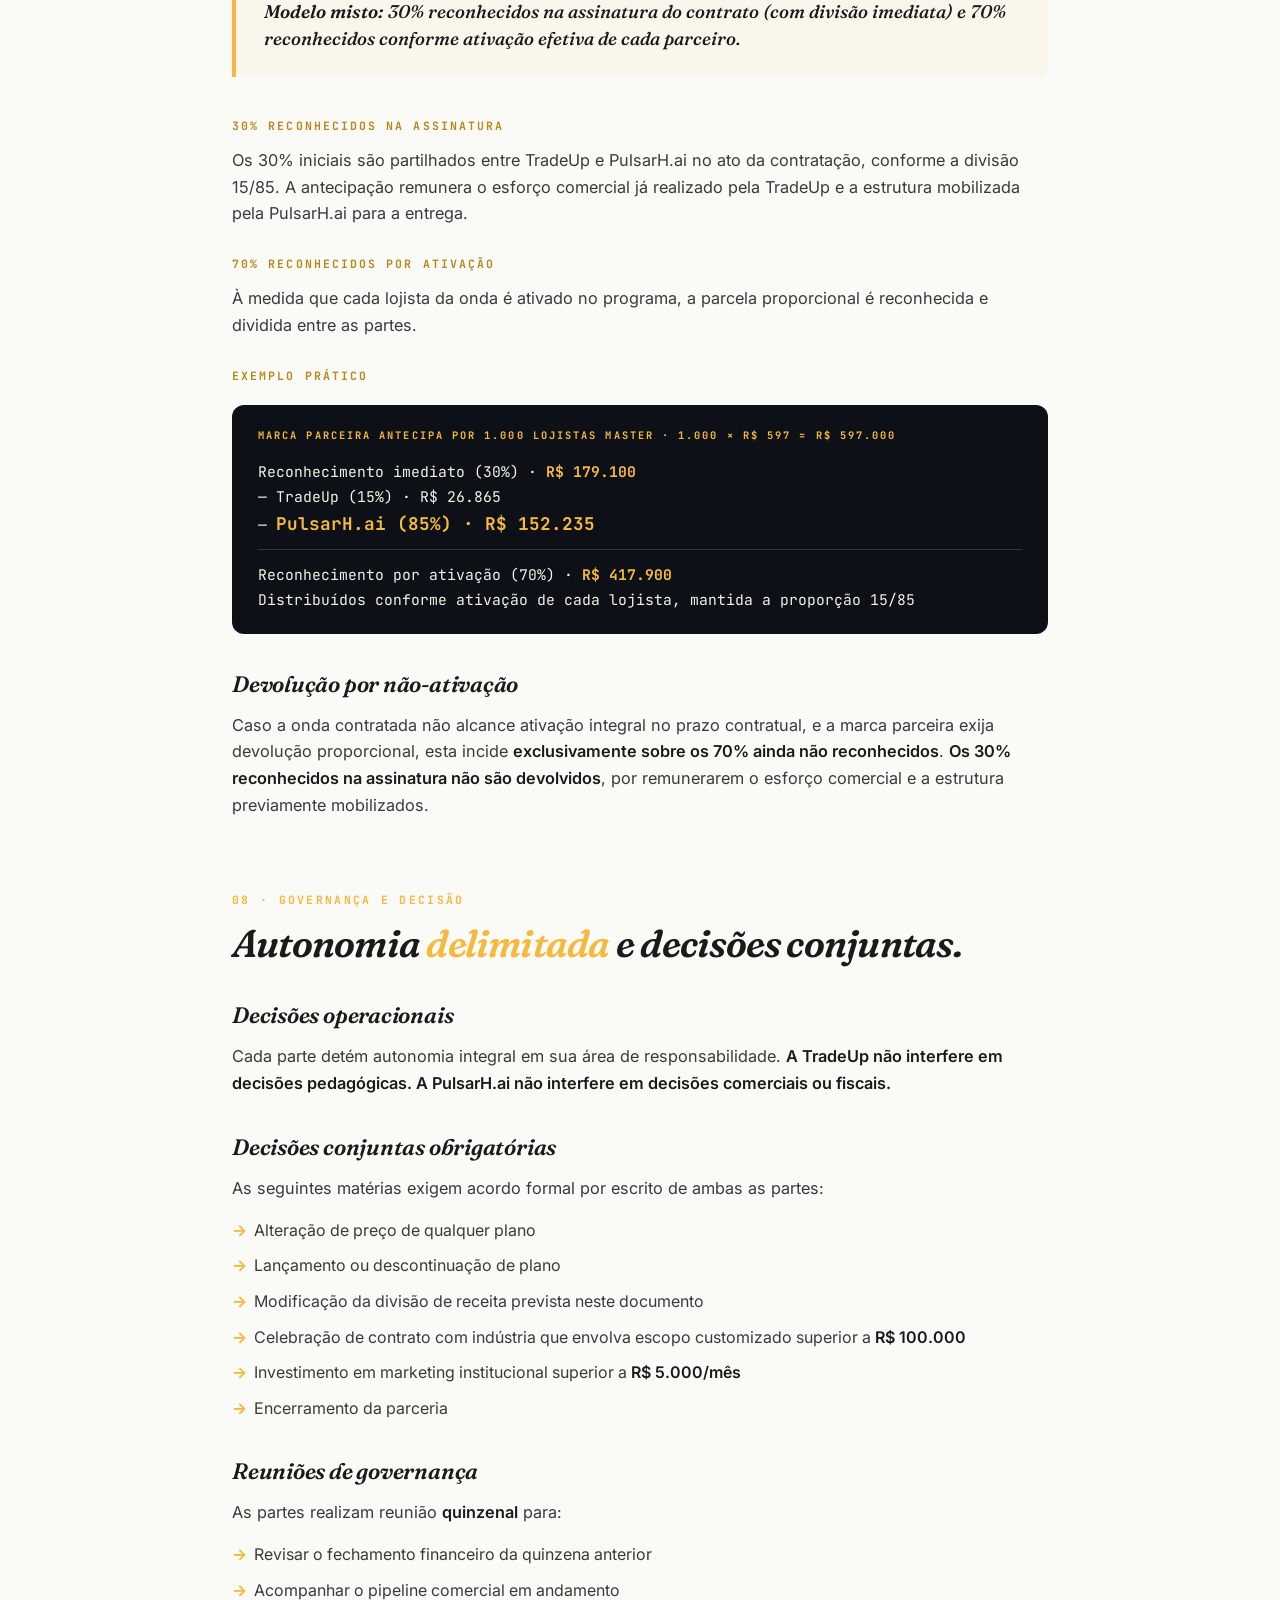
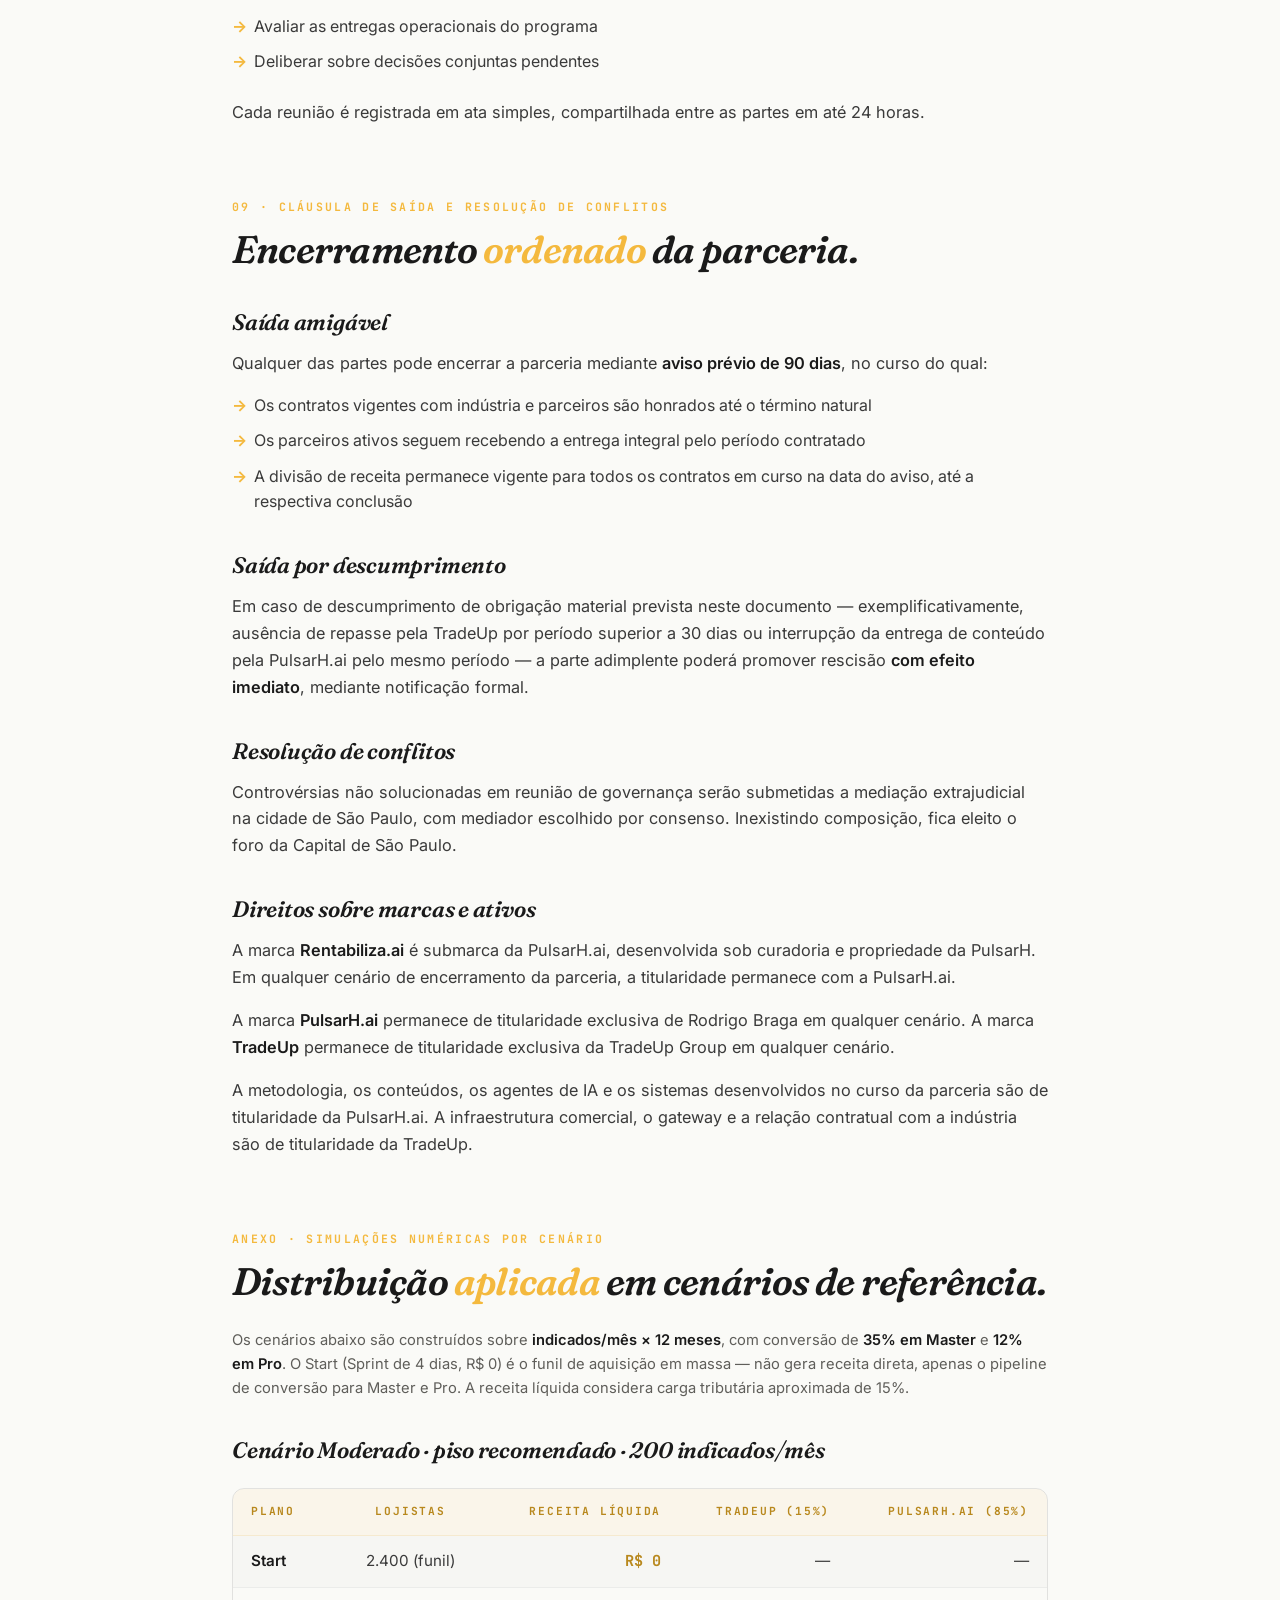
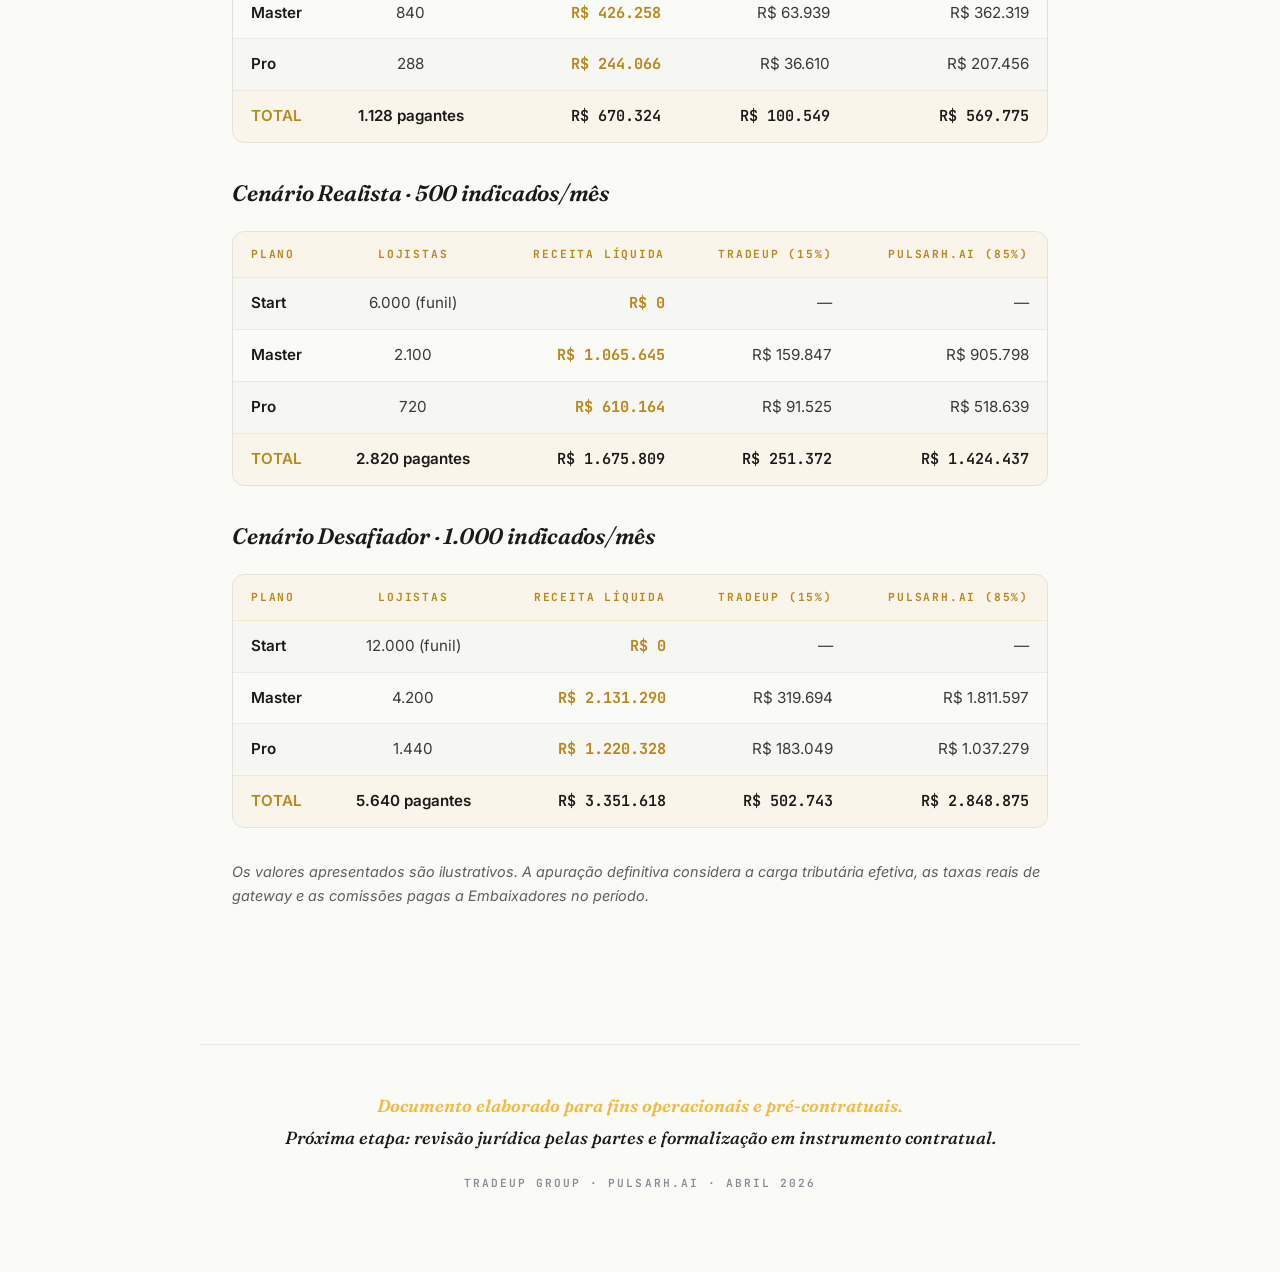
<file: escopo-doc.html>
<!DOCTYPE html>
<html lang="pt-BR">
<head>
  <meta charset="UTF-8">
  <meta name="viewport" content="width=device-width, initial-scale=1.0">
  <title>Rentabiliza.ai · Modelo de Negócio · TradeUp × PulsarH.ai</title>
  <meta name="description" content="Memorando pré-contratual da parceria operacional Rentabiliza.ai entre TradeUp Group e PulsarH.ai. Define responsabilidades, divisão de receita, fluxo de caixa e governança.">

  <meta property="og:type" content="article">
  <meta property="og:title" content="Rentabiliza.ai · Modelo de Negócio">
  <meta property="og:description" content="Memorando pré-contratual TradeUp × PulsarH.ai. Define escopo, divisão de receita e governança da parceria operacional.">
  <meta property="og:image" content="https://rentabilizaai.gestaopulsarh.com.br/assets/images/og-image.png">
  <meta property="og:url" content="https://rentabilizaai.gestaopulsarh.com.br/escopo.html">
  <meta property="og:site_name" content="Rentabiliza.ai">
  <meta property="og:locale" content="pt_BR">

  <meta name="theme-color" content="#0D1117">
  <link rel="icon" type="image/svg+xml" href="assets/brand/logo-mono-amber.svg">
  <link rel="stylesheet" href="assets/brand/rentabiliza-tokens.css">

  <style>
    @font-face {
      font-family: 'Fraunces';
      src: url('assets/fonts/Fraunces-Variable.ttf') format('truetype-variations');
      font-weight: 100 900; font-style: normal;
      font-display: swap;
    }
    @font-face {
      font-family: 'Fraunces';
      src: url('assets/fonts/Fraunces-Italic-Variable.ttf') format('truetype-variations');
      font-weight: 100 900; font-style: italic;
      font-display: swap;
    }
    @font-face {
      font-family: 'Inter';
      src: url('assets/fonts/Inter-Variable.ttf') format('truetype-variations');
      font-weight: 100 900; font-style: normal;
      font-display: swap;
    }
    @font-face {
      font-family: 'JetBrains Mono';
      src: url('assets/fonts/JetBrainsMono-Variable.ttf') format('truetype-variations');
      font-weight: 100 800; font-style: normal;
      font-display: swap;
    }

    *, *::before, *::after { margin: 0; padding: 0; box-sizing: border-box; }
    html { scroll-behavior: smooth; }
    body {
      font-family: 'Inter', system-ui, sans-serif;
      background: #FAFAF7;
      color: #1A1A1A;
      line-height: 1.55;
      -webkit-font-smoothing: antialiased;
    }
    a { color: inherit; text-decoration: none; }

    /* ───────── Top bar ───────── */
    .topbar {
      position: sticky; top: 0; z-index: 50;
      background: rgba(13, 17, 23, 0.94);
      backdrop-filter: blur(12px);
      -webkit-backdrop-filter: blur(12px);
      border-bottom: 1px solid rgba(244,185,62,0.18);
      color: #F4F1E8;
    }
    .topbar-inner {
      max-width: 1080px; margin: 0 auto;
      padding: 14px 32px;
      display: flex; justify-content: space-between; align-items: center; gap: 24px;
    }
    .topbar-brand {
      font-family: 'Fraunces', serif;
      font-variation-settings: "SOFT" 50, "WONK" 0;
      font-size: 22px; line-height: 1;
      display: inline-flex; align-items: baseline;
      letter-spacing: -0.02em;
    }
    .topbar-brand .r-name { font-style: italic; font-weight: 600; color: #F4F1E8; }
    .topbar-brand .r-dot { color: #F4B93E; font-weight: 600; }
    .topbar-brand .r-ai { color: #F4B93E; font-weight: 300; font-size: 0.65em; margin-left: 0.02em; }
    .topbar-meta {
      font-family: 'JetBrains Mono', monospace;
      font-size: 11px; font-weight: 600;
      letter-spacing: 0.18em; text-transform: uppercase;
      color: #8B8B93;
    }
    .topbar-meta strong { color: #F4B93E; font-weight: 600; }
    .topbar-back {
      font-family: 'JetBrains Mono', monospace;
      font-size: 12px; font-weight: 600;
      letter-spacing: 0.12em; text-transform: uppercase;
      color: #8B8B93;
      transition: color 0.2s ease;
    }
    .topbar-back:hover { color: #F4B93E; }

    /* ───────── Hero ───────── */
    .hero {
      padding: 96px 32px 64px;
      background: #0D1117;
      color: #F4F1E8;
      border-bottom: 1px solid rgba(244,185,62,0.15);
      position: relative;
      overflow: hidden;
    }
    .hero::before {
      content: ''; position: absolute; inset: 0;
      background:
        radial-gradient(ellipse 60% 40% at 85% 20%, rgba(244,185,62,0.12), transparent 60%),
        radial-gradient(ellipse 40% 40% at 10% 100%, rgba(244,185,62,0.05), transparent 60%);
      pointer-events: none;
    }
    .hero-inner {
      max-width: 1080px; margin: 0 auto;
      position: relative; z-index: 1;
    }
    .eyebrow {
      display: inline-flex; align-items: center; gap: 10px;
      font-family: 'JetBrains Mono', monospace;
      font-size: 12px; font-weight: 600;
      letter-spacing: 0.2em; text-transform: uppercase;
      color: #F4B93E;
      padding: 7px 14px;
      background: rgba(244,185,62,0.06);
      border: 1px solid rgba(244,185,62,0.22);
      border-radius: 100px;
      margin-bottom: 32px;
    }
    .eyebrow::before {
      content: ''; width: 5px; height: 5px;
      background: #F4B93E; border-radius: 50%;
    }
    .hero h1 {
      font-family: 'Fraunces', serif;
      font-variation-settings: "SOFT" 50, "WONK" 0;
      font-style: italic; font-weight: 600;
      font-size: clamp(2.4rem, 5vw, 4rem);
      line-height: 1.05;
      letter-spacing: -0.02em;
      margin-bottom: 20px;
    }
    .hero h1 em {
      color: #F4B93E;
      font-style: italic;
      font-weight: 600;
    }
    .hero-sub {
      font-family: 'Fraunces', serif;
      font-weight: 400;
      font-size: clamp(1.05rem, 1.5vw, 1.3rem);
      line-height: 1.5;
      color: rgba(244,241,232,0.78);
      max-width: 780px;
    }
    .hero-meta {
      margin-top: 36px;
      padding-top: 24px;
      border-top: 1px solid rgba(244,185,62,0.18);
      display: flex; flex-wrap: wrap; gap: 24px;
      font-family: 'JetBrains Mono', monospace;
      font-size: 11px; font-weight: 600;
      letter-spacing: 0.16em; text-transform: uppercase;
      color: #8B8B93;
    }
    .hero-meta span { color: #F4B93E; }

    /* ───────── Disclaimer banner ───────── */
    .disclaimer {
      background: rgba(244,185,62,0.06);
      border-top: 1px solid rgba(244,185,62,0.2);
      border-bottom: 1px solid rgba(244,185,62,0.15);
      padding: 18px 32px;
    }
    .disclaimer-inner {
      max-width: 1080px; margin: 0 auto;
      display: flex; align-items: center; gap: 18px;
      font-size: 14px; line-height: 1.5;
      color: #5F5E5A;
    }
    .disclaimer-label {
      flex-shrink: 0;
      font-family: 'JetBrains Mono', monospace;
      font-size: 0.7rem; font-weight: 700;
      letter-spacing: 0.18em; text-transform: uppercase;
      color: #B8881D;
      padding: 5px 11px;
      background: rgba(244,185,62,0.12);
      border-radius: 4px;
    }

    /* ───────── Content ───────── */
    .content {
      max-width: 880px; margin: 0 auto;
      padding: 80px 32px 64px;
    }
    .section {
      margin-bottom: 72px;
      scroll-margin-top: 80px;
    }
    .section-num {
      font-family: 'JetBrains Mono', monospace;
      font-size: 0.72rem; font-weight: 700;
      letter-spacing: 0.2em; text-transform: uppercase;
      color: #F4B93E;
      margin-bottom: 12px;
    }
    .section h2 {
      font-family: 'Fraunces', serif;
      font-variation-settings: "SOFT" 50, "WONK" 0;
      font-style: italic; font-weight: 600;
      font-size: clamp(1.8rem, 3vw, 2.4rem);
      line-height: 1.15;
      letter-spacing: -0.02em;
      color: #1A1A1A;
      margin-bottom: 24px;
    }
    .section h2 em {
      color: #F4B93E;
      font-style: italic;
      font-weight: 600;
    }
    .section h3 {
      font-family: 'Fraunces', serif;
      font-style: italic; font-weight: 600;
      font-size: 1.4rem;
      line-height: 1.25;
      letter-spacing: -0.01em;
      color: #1A1A1A;
      margin: 36px 0 14px;
    }
    .section h4 {
      font-family: 'JetBrains Mono', monospace;
      font-size: 0.72rem; font-weight: 700;
      letter-spacing: 0.18em; text-transform: uppercase;
      color: #B8881D;
      margin: 28px 0 12px;
    }
    .section p {
      font-size: 1.02rem; line-height: 1.65;
      color: #3A3A3A;
      margin-bottom: 16px;
    }
    .section p strong { color: #1A1A1A; font-weight: 600; }
    .section ul {
      list-style: none; padding: 0;
      margin: 16px 0 24px;
    }
    .section ul li {
      position: relative;
      padding-left: 22px;
      margin-bottom: 10px;
      font-size: 1rem; line-height: 1.6;
      color: #3A3A3A;
    }
    .section ul li::before {
      content: '→';
      position: absolute; left: 0; top: 0;
      color: #F4B93E;
      font-weight: 700;
    }
    .section ul li strong { color: #1A1A1A; font-weight: 600; }

    /* Pull quote / lead callout */
    .lead-callout {
      margin: 24px 0 40px;
      padding: 24px 28px;
      background: rgba(244,185,62,0.06);
      border-left: 4px solid #F4B93E;
      border-radius: 0 12px 12px 0;
    }
    .lead-callout p {
      font-family: 'Fraunces', serif;
      font-style: italic; font-weight: 500;
      font-size: 1.15rem; line-height: 1.5;
      color: #1A1A1A;
      margin: 0;
    }
    .lead-callout p strong { font-weight: 600; }

    /* Tables */
    .table-wrap {
      margin: 24px 0 32px;
      border-radius: 12px;
      overflow: hidden;
      border: 1px solid rgba(13,17,23,0.1);
    }
    table {
      width: 100%;
      border-collapse: collapse;
      font-size: 0.95rem;
    }
    table thead th {
      font-family: 'JetBrains Mono', monospace;
      font-size: 0.7rem; font-weight: 700;
      letter-spacing: 0.16em; text-transform: uppercase;
      color: #B8881D;
      text-align: left;
      padding: 14px 18px;
      background: rgba(244,185,62,0.07);
      border-bottom: 1px solid rgba(244,185,62,0.2);
    }
    table tbody td {
      padding: 14px 18px;
      border-bottom: 1px solid rgba(13,17,23,0.06);
      vertical-align: top;
      color: #3A3A3A;
      line-height: 1.5;
    }
    table tbody tr:last-child td { border-bottom: none; }
    table tbody tr:nth-child(odd) td { background: rgba(13,17,23,0.015); }
    table tbody td strong { color: #1A1A1A; font-weight: 600; }
    table tbody td.amber { color: #B8881D; font-weight: 700; font-family: 'JetBrains Mono', monospace; }

    /* Two-col block */
    .two-col {
      display: grid;
      grid-template-columns: 1fr 1fr;
      gap: 28px;
      margin: 24px 0 32px;
    }
    .two-col .col {
      padding: 24px 26px;
      background: rgba(13,17,23,0.03);
      border: 1px solid rgba(13,17,23,0.07);
      border-radius: 12px;
    }
    .two-col .col h4 {
      margin: 0 0 14px;
    }
    .two-col .col ul {
      margin: 0;
    }
    .two-col .col ul li {
      font-size: 0.92rem;
      padding-left: 18px;
      margin-bottom: 8px;
    }
    .two-col .col ul li::before { font-size: 0.9rem; }

    /* Highlight box (deep amber) */
    .highlight {
      margin: 32px 0;
      padding: 28px 32px;
      background: linear-gradient(135deg, #F4B93E, #E0A52A);
      color: #0D1117;
      border-radius: 14px;
    }
    .highlight h4 {
      font-family: 'JetBrains Mono', monospace;
      font-size: 0.7rem; font-weight: 700;
      letter-spacing: 0.18em; text-transform: uppercase;
      color: #0D1117;
      margin: 0 0 12px;
      opacity: 0.7;
    }
    .highlight p {
      font-family: 'Fraunces', serif;
      font-style: italic; font-weight: 600;
      font-size: 1.25rem; line-height: 1.4;
      color: #0D1117;
      margin: 0;
      letter-spacing: -0.01em;
    }

    /* Calc block */
    .calc-block {
      margin: 20px 0 28px;
      padding: 22px 26px;
      background: #0D1117;
      color: #F4F1E8;
      border-radius: 12px;
      font-family: 'JetBrains Mono', monospace;
      font-size: 0.92rem; line-height: 1.7;
    }
    .calc-block .calc-label {
      font-size: 0.65rem; font-weight: 700;
      letter-spacing: 0.2em; text-transform: uppercase;
      color: #F4B93E;
      margin-bottom: 14px;
    }
    .calc-block .calc-divider {
      display: block;
      height: 1px;
      background: rgba(244,185,62,0.2);
      margin: 10px 0 12px;
    }
    .calc-block strong { color: #F4B93E; font-weight: 700; }
    .calc-block .calc-total {
      font-size: 1.1rem;
      color: #F4B93E;
      font-weight: 700;
    }

    /* Footer */
    .doc-footer {
      max-width: 880px; margin: 0 auto;
      padding: 48px 32px 80px;
      border-top: 1px solid rgba(13,17,23,0.08);
      text-align: center;
    }
    .doc-footer p {
      font-family: 'Fraunces', serif;
      font-style: italic; font-weight: 500;
      font-size: 1.1rem; line-height: 1.5;
      color: #1A1A1A;
      margin-bottom: 6px;
    }
    .doc-footer p:last-child {
      margin-bottom: 0;
      margin-top: 24px;
      font-family: 'JetBrains Mono', monospace;
      font-style: normal;
      font-size: 0.7rem;
      font-weight: 600;
      letter-spacing: 0.18em;
      text-transform: uppercase;
      color: #8B8B93;
    }
    .doc-footer p:nth-of-type(1) { font-weight: 600; color: #F4B93E; }

    @media (max-width: 720px) {
      .topbar-meta { display: none; }
      .hero { padding: 64px 24px 48px; }
      .content { padding: 56px 20px 48px; }
      .two-col { grid-template-columns: 1fr; gap: 16px; }
      .section h2 { font-size: 1.6rem; }
      .table-wrap { font-size: 0.85rem; overflow-x: auto; }
      table { min-width: 480px; }
    }
  </style>
</head>
<body>

  <header class="topbar">
    <div class="topbar-inner">
      <a href="index.html" class="topbar-brand" aria-label="Rentabiliza.ai — home">
        <span class="r-name">Rentabiliza</span><span class="r-dot">.</span><span class="r-ai">ai</span>
      </a>
      <div class="topbar-meta">Modelo de Negócio · <strong>v1 · Abril 2026</strong></div>
      <a href="index.html" class="topbar-back">← Home</a>
    </div>
  </header>

  <section class="hero">
    <div class="hero-inner">
      <span class="eyebrow">Memorando Pré-Contratual</span>
      <h1>Modelo de <em>Negócio</em>.</h1>
      <p class="hero-sub">
        Parceria operacional Rentabiliza.ai.<br>
        TradeUp Group atua como <strong>intermediadora/integradora e gestora financeira</strong>.<br>
        PulsarH.ai responde pela curadoria pedagógica e entrega técnica.
      </p>
      <div class="hero-meta">
        <span>● TradeUp × PulsarH.ai</span>
        <span>·</span>
        <span>● 9 seções</span>
        <span>·</span>
        <span>● Abril 2026</span>
      </div>
    </div>
  </section>

  <div class="disclaimer">
    <div class="disclaimer-inner">
      <span class="disclaimer-label">Natureza</span>
      <span>Este documento não constitui contrato. Estabelece a base operacional que será formalizada em instrumento contratual após revisão jurídica das partes.</span>
    </div>
  </div>

  <main class="content">

    <!-- 01 · VISÃO GERAL -->
    <section class="section" id="visao-geral">
      <div class="section-num">01 · Visão Geral da Parceria</div>
      <h2>Duas <em>marcas</em>. Uma entrega.</h2>
      <p>Rentabiliza.ai é a marca operada em parceria por <strong>TradeUp Group</strong> e <strong>PulsarH.ai</strong>. As partes atuam em camadas complementares e independentes do ponto de vista jurídico.</p>

      <div class="two-col">
        <div class="col">
          <h4>TradeUp · Infraestrutura</h4>
          <p style="font-size: 0.95rem; margin-bottom: 0;">Aporta infraestrutura comercial, fiscal e de cobrança. Atua como <strong>contratada formal</strong> perante operadoras, indústrias, varejos e demais parceiros institucionais que contratam ou financiam o programa. Conduz a venda em conjunto com a PulsarH.ai, emite nota fiscal, processa cobrança e efetua repasses.</p>
        </div>
        <div class="col">
          <h4>PulsarH.ai · Método</h4>
          <p style="font-size: 0.95rem; margin-bottom: 0;">Aporta metodologia, conteúdo, curadoria pedagógica, mentorias conduzidas por Rodrigo Braga e a entrega operacional do programa. Responde pela experiência do cliente final. A TradeUp pode disponibilizar um executivo para o acompanhamento do programa, caso julgue necessário.</p>
        </div>
      </div>

      <div class="lead-callout">
        <p>A relação configura <strong>cooperação contínua</strong>, com responsabilidades delimitadas, divisão de receita por plano e ciclo de repasse quinzenal. Cada parte arca integralmente com os próprios custos operacionais dentro da fatia que lhe cabe.</p>
      </div>
    </section>

    <!-- 02 · MATRIZ DE RESPONSABILIDADES -->
    <section class="section" id="responsabilidades">
      <div class="section-num">02 · Matriz de Responsabilidades</div>
      <h2>Atribuições <em>por parte</em>.</h2>

      <h3>TradeUp Group</h3>
      <ul>
        <li>Frente comercial institucional (<strong>operadoras, indústrias, varejos e demais parceiros</strong>)</li>
        <li>Prospecção e formalização contratual com os parceiros (em frente comercial conjunta com PulsarH.ai)</li>
        <li>Gateway de pagamento, cobrança e processamento de recebíveis</li>
        <li>Emissão fiscal, contabilidade e suporte jurídico</li>
        <li>Repasse quinzenal à PulsarH.ai</li>
        <li>Suporte de primeira linha ao parceiro — questões administrativas, fiscais e de cobrança</li>
        <li>Operação da plataforma TradeAppOne para integração comercial com operadoras</li>
      </ul>

      <h3>PulsarH.ai</h3>
      <ul>
        <li>Entrega integral de método, conteúdo e formação</li>
        <li>Disponibilização de Rodrigo Braga em mentorias, sessões executivas e produção de conteúdo</li>
        <li>Comunidade Rentabiliza (Telegram e encontros ao vivo)</li>
        <li>Configuração de IA, agentes, automações e plataforma de gestão</li>
        <li>Implementação done-for-you (high-ticket) na operação do lojista (site, vídeos, ERP e agentes pré-configurados)</li>
        <li>Suporte de segunda linha ao parceiro — método, conteúdo, mentoria e IA</li>
        <li>Curadoria pedagógica e atualização contínua do programa</li>
      </ul>

      <h3>Frentes conjuntas</h3>
      <ul>
        <li>Marketing institucional do Rentabiliza.ai (decisão conjunta — cada parte arca com sua fatia)</li>
        <li><strong>Suporte mútuo nas negociações</strong> — reuniões em conjunto, prospecção em dupla e fechamento alinhado com parceiros institucionais</li>
        <li><strong>Investimentos exclusivos da PulsarH.ai</strong> (justificam sua maior fatia de partilha): infraestrutura de IA, agentes e robôs, visitas presenciais, produção de conteúdo, materiais didáticos, plataforma e comunidade</li>
        <li>Estratégia de produto e roadmap</li>
        <li>Definição de novos planos, ajustes de preço e abertura de novas frentes comerciais</li>
      </ul>
    </section>

    <!-- 03 · DIVISÃO DA RECEITA -->
    <section class="section" id="divisao-receita">
      <div class="section-num">03 · Divisão da Receita Recorrente</div>
      <h2>Regra de <em>partilha</em>.</h2>

      <h4>Base de cálculo</h4>
      <p>A receita que as partes dividem é o <strong>valor pago pela marca parceira</strong> por cada lojista convertido — não o valor percebido pelo lojista. Os percentuais incidem sobre a <strong>receita líquida</strong>, definida como o valor efetivamente recebido pela TradeUp após dedução de impostos (Simples Nacional, ISS ou regime aplicável), taxa de gateway, taxas bancárias de processamento e devoluções ou estornos formalizados.</p>
      <p>A receita líquida é apurada por plano e consolidada em relatório quinzenal compartilhado entre as partes.</p>

      <h4>Tabela de divisão</h4>
      <div class="table-wrap">
        <table>
          <thead>
            <tr>
              <th>Plano</th>
              <th style="text-align: center;">TradeUp</th>
              <th style="text-align: center;">PulsarH.ai</th>
            </tr>
          </thead>
          <tbody>
            <tr>
              <td><strong>Start · R$ 0 (Sprint de 4 dias)</strong></td>
              <td class="amber" style="text-align: center;">—</td>
              <td class="amber" style="text-align: center;">—</td>
            </tr>
            <tr>
              <td><strong>Master · R$ 597 (valor único por lojista convertido)</strong></td>
              <td class="amber" style="text-align: center;">15%</td>
              <td class="amber" style="text-align: center;">85%</td>
            </tr>
            <tr>
              <td><strong>Pro · R$ 997 (valor único por lojista convertido)</strong></td>
              <td class="amber" style="text-align: center;">15%</td>
              <td class="amber" style="text-align: center;">85%</td>
            </tr>
          </tbody>
        </table>
      </div>

      <div class="lead-callout">
        <p><strong>Percentual único de partilha:</strong> 15% TradeUp · 85% PulsarH.ai sobre a receita líquida, independente do plano. A divisão reflete a assimetria estrutural: a PulsarH.ai assume os investimentos exclusivos do programa (infraestrutura de IA, agentes/robôs, visitas presenciais, produção de conteúdo, materiais didáticos, plataforma, mentoria executiva e implementação), proporcionalmente superiores aos custos institucionais e financeiros assumidos pela TradeUp.</p>
        <p style="margin-top: 1rem;"><strong>Por que único:</strong> simplifica a operação, evita atrito comercial em explicações de percentuais variáveis por plano e mantém previsibilidade na partilha quinzenal.</p>
      </div>
    </section>

    <!-- 04 · RECEITAS EXTRAS E COMISSÕES -->
    <section class="section" id="receitas-extras">
      <div class="section-num">04 · Receitas Extras e Comissões</div>
      <h2>Tratamento de itens <em>fora</em> do escopo padrão.</h2>

      <h3>Receitas extras: divisão 15/85</h3>
      <p>Além dos planos, a PulsarH.ai opera uma linha própria de receitas recorrentes e high-ticket. Toda receita acessória gerada pelo programa observa a mesma divisão de <strong>15% TradeUp · 85% PulsarH.ai</strong> sobre a receita líquida:</p>
      <ul>
        <li><strong>Recorrência Premium · R$ 147/mês</strong> (encontro semanal ao vivo + plantão de dúvidas): aplica a divisão 15/85</li>
        <li><strong>High-ticket · implementação done-for-you</strong> (a partir de R$ 10k): aplica a divisão 15/85</li>
        <li><strong>Mentoria adicional com Rodrigo Braga</strong> (acima do plano contratado): aplica a divisão 15/85</li>
        <li><strong>Workshops presenciais avulsos</strong>: divisão definida na venda, conforme natureza do evento</li>
        <li><strong>Conteúdo customizado para indústria</strong> (módulos exclusivos para a marca parceira): tratado caso a caso, observada proporcionalidade equivalente</li>
      </ul>

      <h3>Comissão de indicação</h3>
      <p>O programa prevê comissionamento para parceiros Embaixadores que indicarem novos lojistas convertidos em planos pagos.</p>
      <p><strong>Modelo:</strong> 10% sobre o valor bruto pago pela marca parceira por cada lojista convertido. A base bruta foi adotada para simplificar a conferência pelo Embaixador, dispensando explicações sobre carga tributária e taxas.</p>
      <p><strong>Forma de apuração:</strong> a comissão é apurada sobre o valor bruto e deduzida da receita líquida <strong>antes</strong> da divisão entre TradeUp e PulsarH.ai, tratada como custo de aquisição compartilhado proporcionalmente.</p>

      <h4>Exemplo prático</h4>
      <div class="calc-block">
        <div class="calc-label">Embaixador indica lojista convertido no plano Master (valor único)</div>
        Receita bruta · marca paga <strong>R$ 597</strong><br>
        Comissão de 10% sobre bruto · <strong>R$ 59,70</strong><br>
        Receita líquida estimada (após ~15% impostos) · <strong>R$ 507,45</strong>
        <span class="calc-divider"></span>
        Receita partilhável (líquida − comissão) · <strong>R$ 447,75</strong><br>
        TradeUp (15%) · R$ 67<br>
        <span class="calc-total">PulsarH.ai (85%) · R$ 381</span>
      </div>
      <p style="font-size: 0.9rem; color: #5F5E5A; font-style: italic;">A comissão é paga diretamente pela TradeUp ao Embaixador, preservando a centralização fiscal da operação.</p>
    </section>

    <!-- 05 · CUSTOS COMPARTILHADOS -->
    <section class="section" id="custos">
      <div class="section-num">05 · Custos Compartilhados e Operacionais</div>
      <h2>Estrutura de <em>custos</em>.</h2>

      <p>Cada parte assume os custos operacionais inerentes à fatia de receita que lhe cabe.</p>

      <div class="two-col">
        <div class="col">
          <h4>Sob responsabilidade da TradeUp</h4>
          <ul>
            <li>Gateway de pagamento e taxas bancárias</li>
            <li>Encargos fiscais (contabilidade, emissão de NF, ISS)</li>
            <li>Equipe comercial e relacionamento institucional</li>
            <li>Suporte de primeira linha ao parceiro</li>
          </ul>
        </div>
        <div class="col">
          <h4>Sob responsabilidade da PulsarH.ai</h4>
          <ul>
            <li>Disponibilização de Rodrigo Braga em mentorias e produção</li>
            <li>Produção de conteúdo (vídeo, plataforma e comunidade)</li>
            <li>Equipe de implementação done-for-you (design, desenvolvimento e instalação)</li>
            <li>Viagens, hospedagem e logística de implementação presencial, proporcionais à receita gerada</li>
            <li>Stack tecnológica (hospedagem, APIs de IA e software)</li>
            <li>Suporte de segunda linha ao parceiro</li>
          </ul>
        </div>
      </div>

    </section>

    <!-- 06 · FLUXO DE CAIXA -->
    <section class="section" id="fluxo-caixa">
      <div class="section-num">06 · Fluxo de Caixa e Repasse Quinzenal</div>
      <h2>Ciclo <em>financeiro</em>.</h2>

      <h4>Recebimento</h4>
      <p>A TradeUp é a única recebedora de receitas do programa. Todos os pagamentos provenientes de operadoras, indústria, lojistas ou parceiros são creditados em conta da TradeUp.</p>

      <h4>Apuração</h4>
      <p>A apuração contábil é <strong>quinzenal</strong> para fins de controle e relatório, com fechamento nos dias 15 e no último dia útil de cada mês.</p>

      <h4>Repasse</h4>
      <p>O repasse financeiro à PulsarH.ai ocorre em até <strong>5 dias úteis</strong> após o efetivo recebimento da TradeUp pelo parceiro institucional, respeitando o ciclo de 30 dias usual da carteira corporativa. Em caso de feriado bancário ou ocorrência operacional, o prazo é estendido por mais 2 dias úteis mediante comunicação formal.</p>

      <h4>Relatório</h4>
      <p>A cada repasse, a TradeUp encaminha à PulsarH.ai relatório quinzenal contendo:</p>
      <ul>
        <li>Receita bruta total do período</li>
        <li>Deduções aplicadas (impostos, taxas e comissões pagas)</li>
        <li>Receita líquida partilhável</li>
        <li>Receita segmentada por plano (Start, Master e Pro)</li>
        <li>Apuração do percentual devido à PulsarH.ai por plano</li>
        <li>Total líquido a receber</li>
      </ul>
      <p>A PulsarH.ai dispõe de 5 dias úteis para impugnar o relatório. Decorrido o prazo sem manifestação, o relatório é considerado aceito e a partilha torna-se definitiva.</p>
    </section>

    <!-- 07 · RECONHECIMENTO ADIANTADO -->
    <section class="section" id="adiantados">
      <div class="section-num">07 · Reconhecimento de Receita em Pagamentos Adiantados</div>
      <h2>Pagamentos <em>antecipados</em> por contrato em lote.</h2>

      <p>Quando a marca parceira efetua pagamento antecipado relativo a uma onda de lojistas (em cenários moderado, realista ou desafiador), a receita é tratada em modelo misto, preservando o equilíbrio de caixa de ambas as partes.</p>

      <div class="lead-callout">
        <p><strong>Modelo misto:</strong> 30% reconhecidos na assinatura do contrato (com divisão imediata) e 70% reconhecidos conforme ativação efetiva de cada parceiro.</p>
      </div>

      <h4>30% reconhecidos na assinatura</h4>
      <p>Os 30% iniciais são partilhados entre TradeUp e PulsarH.ai no ato da contratação, conforme a divisão 15/85. A antecipação remunera o esforço comercial já realizado pela TradeUp e a estrutura mobilizada pela PulsarH.ai para a entrega.</p>

      <h4>70% reconhecidos por ativação</h4>
      <p>À medida que cada lojista da onda é ativado no programa, a parcela proporcional é reconhecida e dividida entre as partes.</p>

      <h4>Exemplo prático</h4>
      <div class="calc-block">
        <div class="calc-label">Marca parceira antecipa por 1.000 lojistas Master · 1.000 × R$ 597 = R$ 597.000</div>
        Reconhecimento imediato (30%) · <strong>R$ 179.100</strong><br>
        — TradeUp (15%) · R$ 26.865<br>
        — <span class="calc-total">PulsarH.ai (85%) · R$ 152.235</span>
        <span class="calc-divider"></span>
        Reconhecimento por ativação (70%) · <strong>R$ 417.900</strong><br>
        Distribuídos conforme ativação de cada lojista, mantida a proporção 15/85
      </div>

      <h3>Devolução por não-ativação</h3>
      <p>Caso a onda contratada não alcance ativação integral no prazo contratual, e a marca parceira exija devolução proporcional, esta incide <strong>exclusivamente sobre os 70% ainda não reconhecidos</strong>. <strong>Os 30% reconhecidos na assinatura não são devolvidos</strong>, por remunerarem o esforço comercial e a estrutura previamente mobilizados.</p>
    </section>

    <!-- 08 · GOVERNANÇA -->
    <section class="section" id="governanca">
      <div class="section-num">08 · Governança e Decisão</div>
      <h2>Autonomia <em>delimitada</em> e decisões conjuntas.</h2>

      <h3>Decisões operacionais</h3>
      <p>Cada parte detém autonomia integral em sua área de responsabilidade. <strong>A TradeUp não interfere em decisões pedagógicas. A PulsarH.ai não interfere em decisões comerciais ou fiscais.</strong></p>

      <h3>Decisões conjuntas obrigatórias</h3>
      <p>As seguintes matérias exigem acordo formal por escrito de ambas as partes:</p>
      <ul>
        <li>Alteração de preço de qualquer plano</li>
        <li>Lançamento ou descontinuação de plano</li>
        <li>Modificação da divisão de receita prevista neste documento</li>
        <li>Celebração de contrato com indústria que envolva escopo customizado superior a <strong>R$ 100.000</strong></li>
        <li>Investimento em marketing institucional superior a <strong>R$ 5.000/mês</strong></li>
        <li>Encerramento da parceria</li>
      </ul>

      <h3>Reuniões de governança</h3>
      <p>As partes realizam reunião <strong>quinzenal</strong> para:</p>
      <ul>
        <li>Revisar o fechamento financeiro da quinzena anterior</li>
        <li>Acompanhar o pipeline comercial em andamento</li>
        <li>Avaliar as entregas operacionais do programa</li>
        <li>Deliberar sobre decisões conjuntas pendentes</li>
      </ul>
      <p>Cada reunião é registrada em ata simples, compartilhada entre as partes em até 24 horas.</p>
    </section>

    <!-- 09 · SAÍDA E CONFLITO -->
    <section class="section" id="saida">
      <div class="section-num">09 · Cláusula de Saída e Resolução de Conflitos</div>
      <h2>Encerramento <em>ordenado</em> da parceria.</h2>

      <h3>Saída amigável</h3>
      <p>Qualquer das partes pode encerrar a parceria mediante <strong>aviso prévio de 90 dias</strong>, no curso do qual:</p>
      <ul>
        <li>Os contratos vigentes com indústria e parceiros são honrados até o término natural</li>
        <li>Os parceiros ativos seguem recebendo a entrega integral pelo período contratado</li>
        <li>A divisão de receita permanece vigente para todos os contratos em curso na data do aviso, até a respectiva conclusão</li>
      </ul>

      <h3>Saída por descumprimento</h3>
      <p>Em caso de descumprimento de obrigação material prevista neste documento — exemplificativamente, ausência de repasse pela TradeUp por período superior a 30 dias ou interrupção da entrega de conteúdo pela PulsarH.ai pelo mesmo período — a parte adimplente poderá promover rescisão <strong>com efeito imediato</strong>, mediante notificação formal.</p>

      <h3>Resolução de conflitos</h3>
      <p>Controvérsias não solucionadas em reunião de governança serão submetidas a mediação extrajudicial na cidade de São Paulo, com mediador escolhido por consenso. Inexistindo composição, fica eleito o foro da Capital de São Paulo.</p>

      <h3>Direitos sobre marcas e ativos</h3>
      <p>A marca <strong>Rentabiliza.ai</strong> é submarca da PulsarH.ai, desenvolvida sob curadoria e propriedade da PulsarH. Em qualquer cenário de encerramento da parceria, a titularidade permanece com a PulsarH.ai.</p>
      <p>A marca <strong>PulsarH.ai</strong> permanece de titularidade exclusiva de Rodrigo Braga em qualquer cenário. A marca <strong>TradeUp</strong> permanece de titularidade exclusiva da TradeUp Group em qualquer cenário.</p>
      <p>A metodologia, os conteúdos, os agentes de IA e os sistemas desenvolvidos no curso da parceria são de titularidade da PulsarH.ai. A infraestrutura comercial, o gateway e a relação contratual com a indústria são de titularidade da TradeUp.</p>
    </section>

    <!-- ANEXO · SIMULAÇÕES -->
    <section class="section" id="anexo">
      <div class="section-num">Anexo · Simulações Numéricas por Cenário</div>
      <h2>Distribuição <em>aplicada</em> em cenários de referência.</h2>

      <p style="font-size: 0.92rem; color: #5F5E5A;">Os cenários abaixo são construídos sobre <strong style="color: #1A1A1A;">indicados/mês × 12 meses</strong>, com conversão de <strong style="color: #1A1A1A;">35% em Master</strong> e <strong style="color: #1A1A1A;">12% em Pro</strong>. O Start (Sprint de 4 dias, R$ 0) é o funil de aquisição em massa — não gera receita direta, apenas o pipeline de conversão para Master e Pro. A receita líquida considera carga tributária aproximada de 15%.</p>

      <h3>Cenário Moderado · piso recomendado · 200 indicados/mês</h3>
      <div class="table-wrap">
        <table>
          <thead>
            <tr>
              <th>Plano</th>
              <th style="text-align: center;">Lojistas</th>
              <th style="text-align: right;">Receita líquida</th>
              <th style="text-align: right;">TradeUp (15%)</th>
              <th style="text-align: right;">PulsarH.ai (85%)</th>
            </tr>
          </thead>
          <tbody>
            <tr><td><strong>Start</strong></td><td style="text-align: center;">2.400 (funil)</td><td style="text-align: right;" class="amber">R$ 0</td><td style="text-align: right;">—</td><td style="text-align: right;">—</td></tr>
            <tr><td><strong>Master</strong></td><td style="text-align: center;">840</td><td style="text-align: right;" class="amber">R$ 426.258</td><td style="text-align: right;">R$ 63.939</td><td style="text-align: right;">R$ 362.319</td></tr>
            <tr><td><strong>Pro</strong></td><td style="text-align: center;">288</td><td style="text-align: right;" class="amber">R$ 244.066</td><td style="text-align: right;">R$ 36.610</td><td style="text-align: right;">R$ 207.456</td></tr>
            <tr style="background: rgba(244,185,62,0.07);">
              <td><strong style="color: #B8881D;">TOTAL</strong></td>
              <td style="text-align: center;"><strong>1.128 pagantes</strong></td>
              <td style="text-align: right;" class="amber"><strong>R$ 670.324</strong></td>
              <td style="text-align: right;" class="amber"><strong>R$ 100.549</strong></td>
              <td style="text-align: right;" class="amber"><strong>R$ 569.775</strong></td>
            </tr>
          </tbody>
        </table>
      </div>

      <h3>Cenário Realista · 500 indicados/mês</h3>
      <div class="table-wrap">
        <table>
          <thead>
            <tr>
              <th>Plano</th>
              <th style="text-align: center;">Lojistas</th>
              <th style="text-align: right;">Receita líquida</th>
              <th style="text-align: right;">TradeUp (15%)</th>
              <th style="text-align: right;">PulsarH.ai (85%)</th>
            </tr>
          </thead>
          <tbody>
            <tr><td><strong>Start</strong></td><td style="text-align: center;">6.000 (funil)</td><td style="text-align: right;" class="amber">R$ 0</td><td style="text-align: right;">—</td><td style="text-align: right;">—</td></tr>
            <tr><td><strong>Master</strong></td><td style="text-align: center;">2.100</td><td style="text-align: right;" class="amber">R$ 1.065.645</td><td style="text-align: right;">R$ 159.847</td><td style="text-align: right;">R$ 905.798</td></tr>
            <tr><td><strong>Pro</strong></td><td style="text-align: center;">720</td><td style="text-align: right;" class="amber">R$ 610.164</td><td style="text-align: right;">R$ 91.525</td><td style="text-align: right;">R$ 518.639</td></tr>
            <tr style="background: rgba(244,185,62,0.07);">
              <td><strong style="color: #B8881D;">TOTAL</strong></td>
              <td style="text-align: center;"><strong>2.820 pagantes</strong></td>
              <td style="text-align: right;" class="amber"><strong>R$ 1.675.809</strong></td>
              <td style="text-align: right;" class="amber"><strong>R$ 251.372</strong></td>
              <td style="text-align: right;" class="amber"><strong>R$ 1.424.437</strong></td>
            </tr>
          </tbody>
        </table>
      </div>

      <h3>Cenário Desafiador · 1.000 indicados/mês</h3>
      <div class="table-wrap">
        <table>
          <thead>
            <tr>
              <th>Plano</th>
              <th style="text-align: center;">Lojistas</th>
              <th style="text-align: right;">Receita líquida</th>
              <th style="text-align: right;">TradeUp (15%)</th>
              <th style="text-align: right;">PulsarH.ai (85%)</th>
            </tr>
          </thead>
          <tbody>
            <tr><td><strong>Start</strong></td><td style="text-align: center;">12.000 (funil)</td><td style="text-align: right;" class="amber">R$ 0</td><td style="text-align: right;">—</td><td style="text-align: right;">—</td></tr>
            <tr><td><strong>Master</strong></td><td style="text-align: center;">4.200</td><td style="text-align: right;" class="amber">R$ 2.131.290</td><td style="text-align: right;">R$ 319.694</td><td style="text-align: right;">R$ 1.811.597</td></tr>
            <tr><td><strong>Pro</strong></td><td style="text-align: center;">1.440</td><td style="text-align: right;" class="amber">R$ 1.220.328</td><td style="text-align: right;">R$ 183.049</td><td style="text-align: right;">R$ 1.037.279</td></tr>
            <tr style="background: rgba(244,185,62,0.07);">
              <td><strong style="color: #B8881D;">TOTAL</strong></td>
              <td style="text-align: center;"><strong>5.640 pagantes</strong></td>
              <td style="text-align: right;" class="amber"><strong>R$ 3.351.618</strong></td>
              <td style="text-align: right;" class="amber"><strong>R$ 502.743</strong></td>
              <td style="text-align: right;" class="amber"><strong>R$ 2.848.875</strong></td>
            </tr>
          </tbody>
        </table>
      </div>

      <p style="font-size: 0.9rem; color: #5F5E5A; font-style: italic; margin-top: 12px;">Os valores apresentados são ilustrativos. A apuração definitiva considera a carga tributária efetiva, as taxas reais de gateway e as comissões pagas a Embaixadores no período.</p>
    </section>

  </main>

  <footer class="doc-footer">
    <p>Documento elaborado para fins operacionais e pré-contratuais.</p>
    <p style="color: #1A1A1A;">Próxima etapa: revisão jurídica pelas partes e formalização em instrumento contratual.</p>
    <p>TradeUp Group · PulsarH.ai · Abril 2026</p>
  </footer>

</body>
</html>
</file>
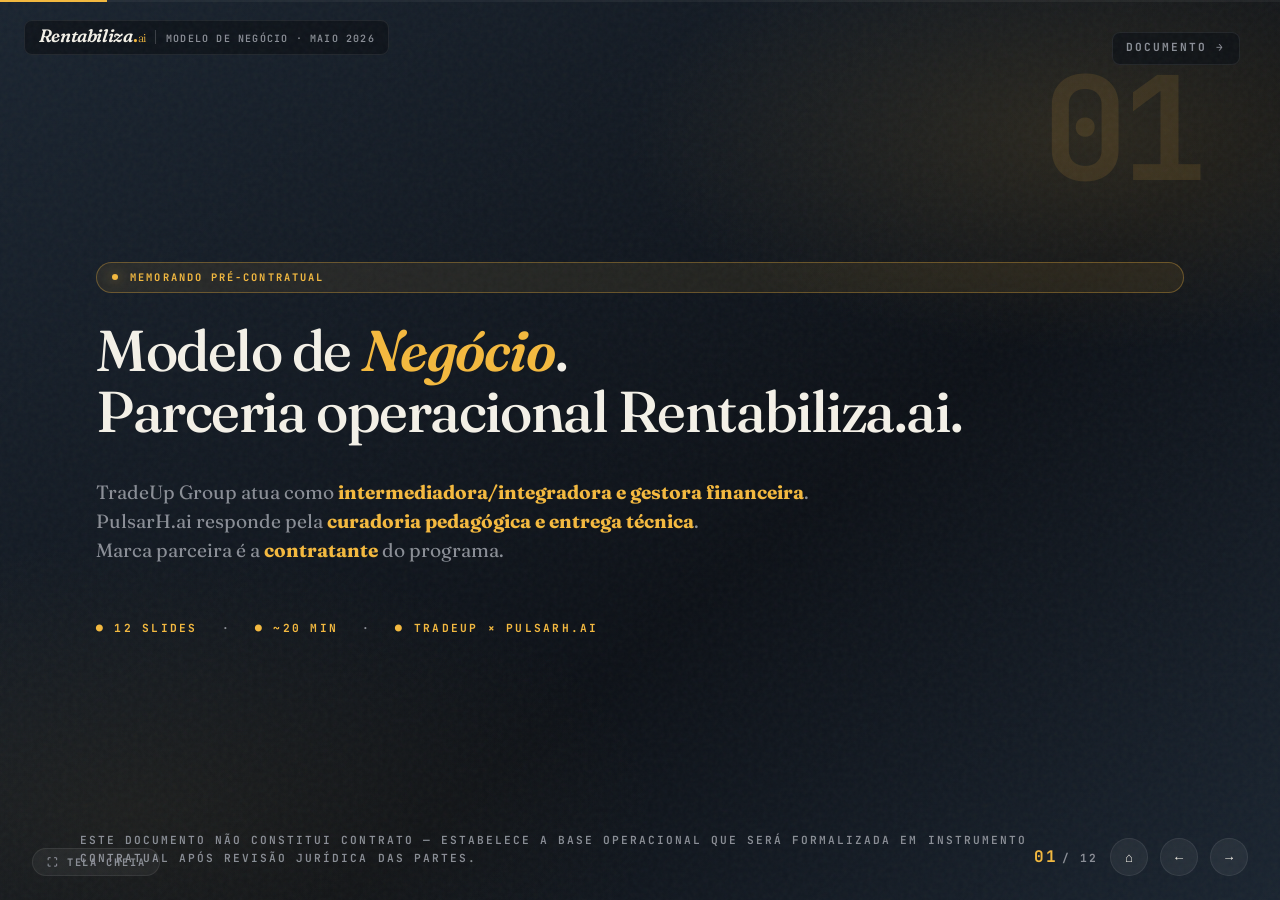
<file: escopo.html>
<!DOCTYPE html>
<html lang="pt-BR">
<head>
  <meta charset="UTF-8">
  <meta name="viewport" content="width=device-width, initial-scale=1.0">
  <title>Rentabiliza.ai · Modelo de Negócio</title>
  <meta name="description" content="Apresentação do Modelo de Negócio Rentabiliza.ai — parceria operacional TradeUp × PulsarH.ai. 12 slides para decisão executiva em 20 minutos.">

  <!-- Open Graph -->
  <meta property="og:type" content="article">
  <meta property="og:title" content="Rentabiliza.ai · Modelo de Negócio">
  <meta property="og:description" content="Parceria operacional · responsabilidades · divisão de receita 15/85 · cenários numéricos.">
  <meta property="og:image" content="https://rentabilizaai.gestaopulsarh.com.br/assets/images/og-image.png">
  <meta property="og:url" content="https://rentabilizaai.gestaopulsarh.com.br/escopo.html">
  <meta property="og:image:width" content="1200">
  <meta property="og:image:height" content="630">
  <meta property="og:site_name" content="Rentabiliza.ai">
  <meta property="og:locale" content="pt_BR">

  <meta name="twitter:card" content="summary_large_image">
  <meta name="twitter:title" content="Rentabiliza.ai · Modelo de Negócio">
  <meta name="twitter:image" content="https://rentabilizaai.gestaopulsarh.com.br/assets/images/og-image.png">

  <meta name="theme-color" content="#0D1117">
  <link rel="icon" type="image/svg+xml" href="assets/brand/logo-mono-amber.svg">

  <link rel="preconnect" href="https://fonts.googleapis.com">
  <link rel="preconnect" href="https://fonts.gstatic.com" crossorigin>
  <link href="https://fonts.googleapis.com/css2?family=Fraunces:ital,opsz,wght@0,9..144,300..700;1,9..144,300..700&family=Inter:wght@300..700&family=JetBrains+Mono:wght@400..700&display=swap" rel="stylesheet">

  <style>
    :root {
      --ink: #0D1117;
      --charcoal: #1A2430;
      --surface: #242F3E;
      --cream: #F4F1E8;
      --paper: #FAFAF7;
      --amber: #F4B93E;
      --amber-deep: #B8881D;
      --amber-light: #FFC856;
      --text-light: #F4F1E8;
      --text-dark: #1A1A1A;
      --muted: #8A8E96;
      --muted-dark: #5F5E5A;
      --border: rgba(255,255,255,0.08);
      --border-warm: rgba(244,185,62,0.35);
      --r-mint: #3DDC97;
      --r-coral: #FF6B47;
    }

    *, *::before, *::after { margin: 0; padding: 0; box-sizing: border-box; }
    html { scroll-behavior: smooth; }
    body {
      font-family: 'Inter', sans-serif;
      background: var(--ink);
      color: var(--text-light);
      line-height: 1.6;
      -webkit-font-smoothing: antialiased;
      overflow: hidden;
      height: 100vh;
    }
    a { color: inherit; text-decoration: none; }

    body::before {
      content: ''; position: fixed; inset: 0; pointer-events: none; z-index: 9999;
      opacity: 0.04;
      background-image: url("data:image/svg+xml,%3Csvg viewBox='0 0 200 200' xmlns='http://www.w3.org/2000/svg'%3E%3Cfilter id='n'%3E%3CfeTurbulence type='fractalNoise' baseFrequency='0.9' numOctaves='3'/%3E%3C/filter%3E%3Crect width='100%25' height='100%25' filter='url(%23n)'/%3E%3C/svg%3E");
    }

    /* ═══════════════════════════════ DECK & SLIDES ═══════════════════════════════ */
    .deck { position: relative; width: 100vw; height: 100vh; }
    .slide {
      position: absolute; inset: 0;
      display: flex; flex-direction: column; justify-content: center;
      padding: 4.5rem 6rem;
      opacity: 0; pointer-events: none;
      transition: opacity 0.45s ease;
      overflow: hidden;
    }
    .slide.active { opacity: 1; pointer-events: auto; }

    .bg-dark { background: linear-gradient(140deg, #1A2430 0%, #0D1117 60%, #1A2430 100%); }
    .bg-charcoal { background: linear-gradient(140deg, #242F3E 0%, #1A2430 100%); }
    .bg-light { background: var(--cream); color: var(--text-dark); }

    .slide::after {
      content: ''; position: absolute; inset: 0; pointer-events: none; z-index: 0;
    }
    .bg-dark::after {
      background:
        radial-gradient(ellipse 60% 40% at 85% 15%, rgba(244,185,62,0.12), transparent 60%),
        radial-gradient(ellipse 70% 50% at 10% 90%, rgba(244,185,62,0.06), transparent 60%);
    }
    .bg-charcoal::after {
      background:
        radial-gradient(ellipse 50% 40% at 90% 10%, rgba(244,185,62,0.10), transparent 55%);
    }

    /* Número grande do slide */
    .s-num {
      position: absolute; top: 56px; right: 80px;
      font-family: 'JetBrains Mono', monospace;
      font-size: clamp(5rem, 12vw, 9rem);
      font-weight: 700;
      color: rgba(244,185,62,0.12);
      line-height: 1; letter-spacing: -0.05em;
      pointer-events: none; user-select: none; z-index: 1;
    }
    .bg-light .s-num { color: rgba(184,136,29,0.15); }

    /* Eyebrow / tag de seção */
    .s-eyebrow {
      display: inline-flex; align-items: center; gap: 0.75rem;
      padding: 0.4rem 0.95rem;
      background: rgba(244,185,62,0.08);
      border: 1px solid rgba(244,185,62,0.32);
      border-radius: 999px;
      font-family: 'JetBrains Mono', monospace;
      font-size: 0.65rem; font-weight: 700; letter-spacing: 0.2em;
      text-transform: uppercase; color: var(--amber);
      margin-bottom: 1.75rem;
      position: relative; z-index: 2;
    }
    .bg-light .s-eyebrow { color: var(--amber-deep); }
    .s-dot {
      width: 6px; height: 6px; border-radius: 50%;
      background: var(--amber);
      box-shadow: 0 0 12px rgba(244,185,62,0.6);
      animation: pulse 2s infinite;
    }
    @keyframes pulse { 0%,100% { opacity:1 } 50% { opacity: 0.4 } }

    /* Tipografia */
    .s-title {
      font-family: 'Fraunces', serif;
      font-size: clamp(2.2rem, 4.5vw, 3.8rem);
      font-weight: 500;
      letter-spacing: -0.025em;
      line-height: 1.05;
      margin-bottom: 1.25rem;
      position: relative; z-index: 2;
    }
    .s-title em {
      font-family: 'Fraunces', serif;
      font-style: italic; font-weight: 600;
      color: var(--amber);
    }
    .bg-light .s-title em { color: var(--amber-deep); }
    .s-subtitle {
      font-family: 'Fraunces', serif;
      font-size: clamp(1.05rem, 1.5vw, 1.3rem);
      font-weight: 400;
      line-height: 1.5;
      color: var(--muted);
      max-width: 880px;
      margin-bottom: 1.5rem;
      position: relative; z-index: 2;
    }
    .bg-light .s-subtitle { color: var(--muted-dark); }

    /* ─── Componentes ─── */
    .s-cols {
      display: grid;
      grid-template-columns: repeat(2, 1fr);
      gap: 1.25rem;
      position: relative; z-index: 2;
    }
    .s-cols.cols-3 { grid-template-columns: repeat(3, 1fr); }
    .s-cols.cols-4 { grid-template-columns: repeat(4, 1fr); }

    .s-card {
      padding: 1.5rem 1.75rem;
      background: rgba(255,255,255,0.04);
      border: 1px solid var(--border);
      border-radius: 12px;
      display: flex; flex-direction: column; gap: 0.75rem;
    }
    .bg-light .s-card {
      background: rgba(13,17,23,0.04);
      border-color: rgba(13,17,23,0.08);
    }
    .s-card.featured {
      background: rgba(244,185,62,0.06);
      border-color: var(--border-warm);
      box-shadow: 0 8px 24px rgba(244,185,62,0.08);
    }
    .s-card-tag {
      font-family: 'JetBrains Mono', monospace;
      font-size: 0.62rem; font-weight: 700;
      letter-spacing: 0.18em; text-transform: uppercase;
      color: var(--amber);
    }
    .bg-light .s-card-tag { color: var(--amber-deep); }
    .s-card-title {
      font-family: 'Fraunces', serif;
      font-style: italic; font-weight: 600;
      font-size: 1.3rem; line-height: 1.2;
      letter-spacing: -0.01em;
      color: var(--text-light);
    }
    .bg-light .s-card-title { color: var(--text-dark); }
    .s-card-desc {
      font-size: 0.92rem; line-height: 1.55;
      color: var(--muted);
    }
    .bg-light .s-card-desc { color: var(--muted-dark); }

    /* ─── Tabela ─── */
    .s-table {
      width: 100%;
      border-collapse: collapse;
      font-family: 'Inter', sans-serif;
      position: relative; z-index: 2;
    }
    .s-table th {
      text-align: left;
      padding: 0.8rem 1rem;
      font-family: 'JetBrains Mono', monospace;
      font-size: 0.65rem; font-weight: 700;
      letter-spacing: 0.18em; text-transform: uppercase;
      color: var(--amber);
      border-bottom: 1px solid var(--border-warm);
    }
    .bg-light .s-table th { color: var(--amber-deep); border-color: rgba(184,136,29,0.3); }
    .s-table td {
      padding: 0.85rem 1rem;
      font-size: 0.92rem;
      line-height: 1.4;
      color: var(--text-light);
      border-bottom: 1px solid var(--border);
    }
    .bg-light .s-table td { color: var(--text-dark); border-color: rgba(13,17,23,0.06); }
    .s-table tr:last-child td { border-bottom: none; }
    .s-table .num { text-align: right; font-family: 'JetBrains Mono', monospace; }
    .s-table .amber {
      color: var(--amber);
      font-family: 'JetBrains Mono', monospace;
      font-weight: 700;
    }
    .bg-light .s-table .amber { color: var(--amber-deep); }
    .s-table tfoot td {
      background: rgba(244,185,62,0.08);
      border-top: 2px solid var(--amber);
      font-weight: 700;
    }
    .bg-light .s-table tfoot td {
      background: rgba(244,185,62,0.15);
    }

    /* ─── Lista limpa ─── */
    .s-list {
      list-style: none; padding: 0; margin: 0;
      display: flex; flex-direction: column; gap: 0.65rem;
      position: relative; z-index: 2;
    }
    .s-list li {
      padding-left: 1.4rem;
      position: relative;
      font-size: 0.95rem;
      line-height: 1.55;
      color: var(--text-light);
    }
    .bg-light .s-list li { color: var(--text-dark); }
    .s-list li::before {
      content: '→';
      position: absolute; left: 0;
      color: var(--amber);
      font-weight: 700;
    }
    .bg-light .s-list li::before { color: var(--amber-deep); }
    .s-list li strong { color: var(--text-light); font-weight: 600; }
    .bg-light .s-list li strong { color: var(--text-dark); }

    /* ─── Callout ─── */
    .s-callout {
      padding: 1.25rem 1.5rem;
      background: linear-gradient(135deg, var(--amber), var(--amber-deep));
      border-radius: 12px;
      color: var(--ink);
      font-family: 'Fraunces', serif;
      font-style: italic;
      font-weight: 600;
      font-size: 1.15rem;
      line-height: 1.4;
      letter-spacing: -0.01em;
      position: relative; z-index: 2;
    }

    /* ─── Brand top · padrão alinhado com slides.html (caixa com blur) ─── */
    .brand-top {
      position: fixed; top: 1.25rem; left: 1.5rem; z-index: 1000;
      display: flex; align-items: baseline; gap: 0.6rem;
      padding: 0.4rem 0.85rem;
      background: rgba(13,17,23,0.72);
      backdrop-filter: blur(12px);
      -webkit-backdrop-filter: blur(12px);
      border: 1px solid rgba(255,255,255,0.08);
      border-radius: 8px;
    }
    .brand-top a {
      display: inline-flex; align-items: baseline; gap: 0.6rem;
      text-decoration: none;
    }
    .brand-top .wordmark {
      font-family: 'Fraunces', serif;
      font-variation-settings: "SOFT" 50, "WONK" 0;
      font-size: 18px; line-height: 1;
      display: inline-flex; align-items: baseline;
      letter-spacing: -0.02em;
    }
    .brand-top .wordmark .n { font-style: italic; font-weight: 600; color: #F4F1E8; }
    .brand-top .wordmark .d { color: var(--amber); font-weight: 600; }
    .brand-top .wordmark .a { color: var(--amber); font-weight: 300; font-size: 0.65em; margin-left: 0.02em; }
    .brand-top-divider {
      width: 1px; height: 14px;
      background: rgba(255,255,255,0.18);
      align-self: center;
    }
    .brand-top-text {
      font-family: 'JetBrains Mono', monospace;
      font-weight: 600; font-size: 10px;
      letter-spacing: 0.12em;
      text-transform: uppercase;
      color: var(--muted);
    }

    /* ─── Home link top-right ─── */
    .home-link {
      position: fixed; top: 2rem; right: 2.5rem; z-index: 1000;
      font-family: 'JetBrains Mono', monospace;
      font-size: 0.7rem; font-weight: 700;
      letter-spacing: 0.18em; text-transform: uppercase;
      color: var(--muted);
      padding: 0.4rem 0.85rem;
      background: rgba(13,17,23,0.72);
      backdrop-filter: blur(12px);
      -webkit-backdrop-filter: blur(12px);
      border: 1px solid rgba(255,255,255,0.08);
      border-radius: 8px;
      transition: all 0.15s;
    }
    .home-link:hover {
      color: var(--amber);
      border-color: var(--border-warm);
    }

    /* ─── Controles ─── */
    .slide-controls {
      position: fixed; bottom: 24px; right: 32px;
      display: flex; align-items: center; gap: 12px;
      z-index: 100;
    }
    .slide-counter {
      font-family: 'JetBrains Mono', monospace;
      font-size: 0.7rem; font-weight: 700;
      letter-spacing: 0.18em; color: var(--muted);
    }
    .slide-counter .current {
      color: var(--amber); font-size: 1rem; margin-right: 4px;
    }
    .slide-btn {
      width: 38px; height: 38px;
      background: rgba(255,255,255,0.06);
      border: 1px solid var(--border);
      border-radius: 50%;
      color: var(--text-light);
      cursor: pointer;
      display: flex; align-items: center; justify-content: center;
      transition: all 0.15s;
    }
    .slide-btn:hover {
      background: rgba(244,185,62,0.12);
      border-color: var(--border-warm);
      color: var(--amber);
    }

    .progress-bar {
      position: fixed; top: 0; left: 0; right: 0;
      height: 2px; background: rgba(255,255,255,0.05);
      z-index: 100;
    }
    .progress-fill {
      height: 100%; background: var(--amber);
      transition: width 0.4s ease;
    }

    .fullscreen-btn {
      position: fixed; bottom: 24px; left: 32px;
      background: rgba(255,255,255,0.05);
      border: 1px solid var(--border);
      border-radius: 999px;
      padding: 6px 14px;
      font-family: 'JetBrains Mono', monospace;
      font-size: 0.65rem; font-weight: 700;
      letter-spacing: 0.18em; text-transform: uppercase;
      color: var(--muted); cursor: pointer;
      transition: all 0.15s;
      z-index: 100;
    }
    .fullscreen-btn:hover {
      border-color: var(--border-warm);
      color: var(--amber);
    }

    /* Hero capa */
    .hero-meta {
      display: inline-flex; gap: 1.5rem; align-items: center;
      font-family: 'JetBrains Mono', monospace;
      font-size: 0.7rem; font-weight: 700;
      letter-spacing: 0.2em; text-transform: uppercase;
      color: var(--muted);
      margin-top: 2rem;
      position: relative; z-index: 2;
    }

    /* Responsivo */
    @media (max-width: 980px) {
      body { overflow: auto; height: auto; cursor: auto; }
      .deck { height: auto; }
      .slide {
        position: relative;
        opacity: 1; pointer-events: auto;
        min-height: 100vh;
        padding: 4rem 2rem;
        page-break-after: always;
        border-bottom: 2px dashed var(--border);
      }
      .s-cols, .s-cols.cols-3, .s-cols.cols-4 { grid-template-columns: 1fr; }
      .slide-controls { display: none; }
      .fullscreen-btn { display: none; }
      .home-link { display: none; }
      .brand-top { position: relative; top: auto; left: auto; margin-bottom: 1.5rem; }
      .brand-top-divider, .brand-top-text { display: none; }
      .s-num { display: none; }
    }
  </style>
</head>
<body>

  <div class="progress-bar"><div class="progress-fill" id="progressBar"></div></div>

  <!-- WORDMARK RENTABILIZA TOP-LEFT (mesma estrutura do slides.html) -->
  <div class="brand-top">
    <a href="index.html" aria-label="Rentabiliza.ai · home">
      <span class="wordmark"><span class="n">Rentabiliza</span><span class="d">.</span><span class="a">ai</span></span>
      <span class="brand-top-divider"></span>
      <span class="brand-top-text">Modelo de Negócio · Maio 2026</span>
    </a>
  </div>

  <a href="doc.html" class="home-link">Documento →</a>

  <div class="deck" id="deck">

    <!-- ════════════ SLIDE 01 — CAPA ════════════ -->
    <div class="slide bg-dark active" data-slide="1">
      <div class="s-num">01</div>
      <div class="s-eyebrow"><span class="s-dot"></span><span>Memorando pré-contratual</span></div>
      <h1 class="s-title">Modelo de <em>Negócio</em>.<br>Parceria operacional Rentabiliza.ai.</h1>
      <p class="s-subtitle" style="margin-top: 1rem;">
        TradeUp Group atua como <strong style="color: var(--amber);">intermediadora/integradora e gestora financeira</strong>.<br>
        PulsarH.ai responde pela <strong style="color: var(--amber);">curadoria pedagógica e entrega técnica</strong>.<br>
        Marca parceira é a <strong style="color: var(--amber);">contratante</strong> do programa.
      </p>
      <div class="hero-meta">
        <span style="color: var(--amber);">● 12 slides</span>
        <span>·</span>
        <span style="color: var(--amber);">● ~20 min</span>
        <span>·</span>
        <span style="color: var(--amber);">● TradeUp × PulsarH.ai</span>
      </div>
      <p style="position: absolute; bottom: 32px; left: 80px; font-family: 'JetBrains Mono', monospace; font-size: 0.7rem; font-weight: 600; letter-spacing: 0.18em; text-transform: uppercase; color: var(--muted); z-index: 2; max-width: 80%;">
        Este documento não constitui contrato — estabelece a base operacional que será formalizada em instrumento contratual após revisão jurídica das partes.
      </p>
    </div>

    <!-- ════════════ SLIDE 02 — VISÃO GERAL ════════════ -->
    <div class="slide bg-charcoal" data-slide="2">
      <div class="s-num">02</div>
      <div class="s-eyebrow"><span class="s-dot"></span><span>01 · Visão Geral da Parceria</span></div>
      <h2 class="s-title">Duas <em>marcas</em>. Uma entrega.</h2>
      <p class="s-subtitle">Rentabiliza.ai é a marca operada em parceria por TradeUp Group e PulsarH.ai. As partes atuam em camadas complementares e independentes do ponto de vista jurídico.</p>
      <div class="s-cols" style="margin-top: 1rem;">
        <div class="s-card">
          <div class="s-card-tag">TradeUp · Infraestrutura</div>
          <h3 class="s-card-title">Comercial, fiscal e cobrança.</h3>
          <p class="s-card-desc">Atua como <strong style="color: var(--amber);">contratada formal</strong> perante operadoras, indústrias, varejos e demais parceiros institucionais que contratam ou financiam o programa. Conduz venda em conjunto com PulsarH.ai, emite NF, processa cobrança e efetua repasses.</p>
        </div>
        <div class="s-card">
          <div class="s-card-tag">PulsarH.ai · Método</div>
          <h3 class="s-card-title">Conteúdo, IA e mentoria.</h3>
          <p class="s-card-desc">Aporta metodologia, conteúdo, curadoria pedagógica, mentorias conduzidas por <strong style="color: var(--amber);">Rodrigo Braga</strong> e a entrega operacional. Responde pela experiência do cliente final. A TradeUp pode disponibilizar um executivo de acompanhamento.</p>
        </div>
      </div>
      <div class="s-callout" style="margin-top: 1.5rem;">
        Cooperação contínua · responsabilidades delimitadas · divisão de receita 15/85 · repasse quinzenal. Cada parte arca integralmente com seus próprios custos operacionais.
      </div>
    </div>

    <!-- ════════════ SLIDE 03 — MATRIZ DE RESPONSABILIDADES ════════════ -->
    <div class="slide bg-dark" data-slide="3">
      <div class="s-num">03</div>
      <div class="s-eyebrow"><span class="s-dot"></span><span>02 · Matriz de Responsabilidades</span></div>
      <h2 class="s-title">Atribuições <em>por parte</em>.</h2>
      <div class="s-cols cols-3" style="margin-top: 1rem; gap: 1rem;">
        <div class="s-card">
          <div class="s-card-tag">TradeUp Group</div>
          <ul class="s-list" style="margin-top: 0.5rem;">
            <li>Frente comercial institucional (operadoras, indústrias, varejos e demais parceiros)</li>
            <li>Prospecção e formalização contratual (conjunta com PulsarH.ai)</li>
            <li>Gateway, cobrança e processamento de recebíveis</li>
            <li>Emissão fiscal, contabilidade e suporte jurídico</li>
            <li>Repasse quinzenal à PulsarH.ai</li>
            <li>Suporte 1ª linha · plataforma TradeAppOne</li>
          </ul>
        </div>
        <div class="s-card">
          <div class="s-card-tag">PulsarH.ai</div>
          <ul class="s-list" style="margin-top: 0.5rem;">
            <li>Entrega integral de método, conteúdo e formação</li>
            <li>Rodrigo Braga em mentorias, sessões executivas e produção</li>
            <li>Comunidade Rentabiliza (Telegram + encontros ao vivo)</li>
            <li>Configuração de IA, agentes e automações</li>
            <li>Implementação done-for-you (high-ticket) na operação do lojista</li>
            <li>Suporte 2ª linha · curadoria pedagógica contínua</li>
          </ul>
        </div>
        <div class="s-card featured">
          <div class="s-card-tag">Frentes conjuntas</div>
          <ul class="s-list" style="margin-top: 0.5rem;">
            <li>Marketing institucional do Rentabiliza.ai (decisão conjunta)</li>
            <li><strong>Suporte mútuo nas negociações</strong> — reuniões em conjunto, prospecção em dupla</li>
            <li><strong>Investimentos exclusivos PulsarH</strong>: IA, agentes/robôs, visitas, produção, plataforma (justifica maior fatia)</li>
            <li>Estratégia de produto e roadmap</li>
            <li>Novos planos, ajustes de preço e novas frentes</li>
          </ul>
        </div>
      </div>
    </div>

    <!-- ════════════ SLIDE 04 — DIVISÃO DA RECEITA ════════════ -->
    <div class="slide bg-light" data-slide="4">
      <div class="s-num">04</div>
      <div class="s-eyebrow"><span class="s-dot"></span><span>03 · Divisão da Receita Recorrente</span></div>
      <h2 class="s-title">Regra de <em>partilha</em>.<br>Percentual único: <em>15%</em> TradeUp · <em>85%</em> PulsarH.ai.</h2>
      <p class="s-subtitle">Percentuais incidem sobre a <strong>receita líquida</strong> — valor efetivamente recebido pela TradeUp após dedução de impostos (Simples Nacional, ISS ou regime aplicável), taxa de gateway, taxas bancárias e devoluções/estornos formalizados.</p>
      <div class="s-cols" style="grid-template-columns: 1.4fr 1fr; margin-top: 1.25rem;">
        <div class="s-card" style="background: rgba(13,17,23,0.03);">
          <div class="s-card-tag">Tabela de divisão · todos os planos</div>
          <table class="s-table" style="margin-top: 0.5rem;">
            <thead>
              <tr><th>Plano</th><th style="text-align: center;">TradeUp</th><th style="text-align: center;">PulsarH.ai</th></tr>
            </thead>
            <tbody>
              <tr><td><strong>Start</strong> · marca paga R$ 0 (Sprint 4 dias)</td><td class="amber" style="text-align: center;">—</td><td class="amber" style="text-align: center;">—</td></tr>
              <tr><td><strong>Master</strong> · marca paga R$ 597</td><td class="amber" style="text-align: center;">15%</td><td class="amber" style="text-align: center;">85%</td></tr>
              <tr><td><strong>Pro</strong> · marca paga R$ 997</td><td class="amber" style="text-align: center;">15%</td><td class="amber" style="text-align: center;">85%</td></tr>
            </tbody>
          </table>
        </div>
        <div class="s-callout" style="display: flex; flex-direction: column; gap: 0.8rem; font-size: 1.05rem;">
          <span><strong>Por que único?</strong></span>
          <span style="font-style: normal; font-weight: 500; font-size: 0.95rem; line-height: 1.5;">Simplifica a operação. Evita atrito comercial em explicações de percentuais variáveis. Mantém previsibilidade na partilha quinzenal.</span>
          <span style="font-style: normal; font-weight: 500; font-size: 0.9rem; line-height: 1.5; opacity: 0.85;">PulsarH.ai assume investimentos exclusivos (IA, agentes, visitas, conteúdo, plataforma) — proporcionalmente superiores aos custos da TradeUp.</span>
        </div>
      </div>
    </div>

    <!-- ════════════ SLIDE 05 — RECEITAS EXTRAS E COMISSÕES ════════════ -->
    <div class="slide bg-charcoal" data-slide="5">
      <div class="s-num">05</div>
      <div class="s-eyebrow"><span class="s-dot"></span><span>04 · Receitas Extras e Comissões</span></div>
      <h2 class="s-title">Tratamento de itens <em>fora</em> do escopo padrão.</h2>
      <div class="s-cols" style="margin-top: 1rem;">
        <div class="s-card">
          <div class="s-card-tag">Receitas extras · divisão proporcional</div>
          <ul class="s-list" style="margin-top: 0.5rem;">
            <li><strong>Recorrência Premium</strong> (R$ 147/mês) · linha própria · 15/85</li>
            <li><strong>High-ticket · implementação done-for-you</strong> (a partir de R$ 10k) · 15/85</li>
            <li><strong>Workshops presenciais avulsos</strong> · divisão por evento</li>
            <li><strong>Conteúdo customizado p/ marca parceira</strong> · caso a caso</li>
          </ul>
        </div>
        <div class="s-card featured">
          <div class="s-card-tag">Comissão de indicação · Embaixador</div>
          <p class="s-card-desc" style="margin-bottom: 0.6rem;"><strong style="color: var(--amber);">10%</strong> sobre o valor bruto pago pela marca por lojista indicado · paga diretamente pela TradeUp ao Embaixador.</p>
          <div style="background: rgba(0,0,0,0.25); padding: 0.9rem 1rem; border-radius: 8px; font-family: 'JetBrains Mono', monospace; font-size: 0.82rem; line-height: 1.6;">
            <div style="font-size: 0.62rem; letter-spacing: 0.18em; color: var(--amber); margin-bottom: 0.4rem;">EXEMPLO · POR LOJISTA MASTER</div>
            Bruto · marca paga <strong>R$ 597</strong><br>
            Comissão 10% · <strong>R$ 59,70</strong><br>
            Líquido (após impostos ~15%) · <strong>R$ 507,45</strong><br>
            Partilhável · <strong>R$ 447,75</strong><br>
            <span style="color: var(--amber);">TradeUp R$ 67 · PulsarH R$ 381</span>
          </div>
        </div>
      </div>
      <p style="margin-top: 1.5rem; font-family: 'Fraunces', serif; font-style: italic; font-weight: 500; font-size: 1.05rem; line-height: 1.4; color: var(--muted); position: relative; z-index: 2;">
        A comissão é deduzida da receita partilhável <strong style="color: var(--amber); font-style: normal;">antes</strong> da divisão entre TradeUp e PulsarH — tratada como custo de aquisição compartilhado.
      </p>
    </div>

    <!-- ════════════ SLIDE 06 — ESTRUTURA DE CUSTOS ════════════ -->
    <div class="slide bg-dark" data-slide="6">
      <div class="s-num">06</div>
      <div class="s-eyebrow"><span class="s-dot"></span><span>05 · Estrutura de Custos</span></div>
      <h2 class="s-title">Cada parte assume <em>seus custos</em>.<br>Sem rateio compartilhado.</h2>
      <p class="s-subtitle">Cada parte arca integralmente com os custos operacionais inerentes à sua fatia de receita.</p>
      <div class="s-cols" style="margin-top: 1.25rem;">
        <div class="s-card">
          <div class="s-card-tag">Sob responsabilidade da TradeUp</div>
          <ul class="s-list" style="margin-top: 0.5rem;">
            <li>Gateway de pagamento e taxas bancárias</li>
            <li>Encargos fiscais (contabilidade, NF, ISS)</li>
            <li>Equipe comercial e relacionamento institucional</li>
            <li>Suporte de 1ª linha ao parceiro</li>
            <li>Operação da plataforma TradeAppOne</li>
          </ul>
        </div>
        <div class="s-card">
          <div class="s-card-tag">Sob responsabilidade da PulsarH.ai</div>
          <ul class="s-list" style="margin-top: 0.5rem;">
            <li>Rodrigo Braga em mentorias e produção</li>
            <li>Produção de conteúdo (vídeo, plataforma, comunidade)</li>
            <li>Equipe de implementação high-ticket (done-for-you)</li>
            <li>Viagens, hospedagem e logística presencial</li>
            <li>Stack tecnológica (hospedagem, APIs de IA, software)</li>
            <li>Suporte de 2ª linha ao parceiro</li>
          </ul>
        </div>
      </div>
    </div>

    <!-- ════════════ SLIDE 07 — FLUXO DE CAIXA ════════════ -->
    <div class="slide bg-light" data-slide="7">
      <div class="s-num">07</div>
      <div class="s-eyebrow"><span class="s-dot"></span><span>06 · Fluxo de Caixa e Repasse Quinzenal</span></div>
      <h2 class="s-title">Ciclo <em>financeiro</em>.</h2>
      <div class="s-cols cols-4" style="margin-top: 1.25rem; gap: 1rem;">
        <div class="s-card" style="background: rgba(13,17,23,0.04);">
          <div class="s-card-tag">01 · Recebimento</div>
          <p class="s-card-desc">TradeUp é única recebedora. Todos pagamentos (operadoras, marcas, lojistas) creditados em conta TradeUp.</p>
        </div>
        <div class="s-card" style="background: rgba(13,17,23,0.04);">
          <div class="s-card-tag">02 · Apuração</div>
          <p class="s-card-desc"><strong>Quinzenal</strong> · fechamentos dia 15 e último dia útil do mês. Relatório compartilhado entre as partes.</p>
        </div>
        <div class="s-card" style="background: rgba(13,17,23,0.04);">
          <div class="s-card-tag">03 · Repasse</div>
          <p class="s-card-desc"><strong>5 dias úteis</strong> após recebimento efetivo · respeitando ciclo de 30d da carteira corporativa.</p>
        </div>
        <div class="s-card featured">
          <div class="s-card-tag">04 · Relatório</div>
          <p class="s-card-desc">Receita bruta · deduções · líquida partilhável · segmentada por plano · % devido à PulsarH · total a receber.</p>
        </div>
      </div>
      <p style="margin-top: 1.5rem; font-family: 'Fraunces', serif; font-style: italic; font-weight: 500; font-size: 1.05rem; line-height: 1.4; color: var(--muted-dark); position: relative; z-index: 2;">
        PulsarH.ai dispõe de <strong style="color: var(--amber-deep); font-style: normal;">5 dias úteis</strong> para impugnar o relatório. Decorrido o prazo, a partilha torna-se definitiva.
      </p>
    </div>

    <!-- ════════════ SLIDE 08 — PAGAMENTOS ADIANTADOS ════════════ -->
    <div class="slide bg-charcoal" data-slide="8">
      <div class="s-num">08</div>
      <div class="s-eyebrow"><span class="s-dot"></span><span>07 · Pagamentos Adiantados</span></div>
      <h2 class="s-title">Contratos em <em>lote</em>.<br>Modelo <em>30 / 70</em>.</h2>
      <p class="s-subtitle">Quando a marca parceira antecipa o pagamento de uma onda de parceiros antes da ativação completa, o reconhecimento de receita é fracionado para proteger ambas as partes.</p>
      <div class="s-cols" style="margin-top: 1.25rem;">
        <div class="s-card featured">
          <div class="s-card-tag">30% · Reconhecimento imediato</div>
          <h3 class="s-card-title">Cobre custo de onboarding.</h3>
          <p class="s-card-desc">Reconhecido na contratação. Dividido conforme regra padrão 15/85. Cobre estruturação inicial, ativação técnica e infraestrutura comprometida.</p>
        </div>
        <div class="s-card">
          <div class="s-card-tag">70% · Reconhecimento por ativação</div>
          <h3 class="s-card-title">Liberado conforme entrega.</h3>
          <p class="s-card-desc">Reconhecido proporcionalmente à ativação de cada lojista da onda. Mantida a proporção 15/85 a cada ativação consumada.</p>
        </div>
      </div>
      <div class="s-card" style="margin-top: 1.5rem; background: rgba(255,255,255,0.04);">
        <div class="s-card-tag">EXEMPLO · Marca parceira antecipa por 1.000 lojistas no Master · 1.000 × R$ 597 = R$ 597.000</div>
        <div style="display: grid; grid-template-columns: 1fr 1fr; gap: 1rem; margin-top: 0.5rem;">
          <div style="font-family: 'JetBrains Mono', monospace; font-size: 0.82rem; line-height: 1.7;">
            <div style="font-size: 0.62rem; letter-spacing: 0.18em; color: var(--amber); margin-bottom: 0.3rem;">RECONHECIMENTO 30%</div>
            R$ 179.100<br>
            <span style="color: var(--amber);">TradeUp R$ 26.865 · PulsarH R$ 152.235</span>
          </div>
          <div style="font-family: 'JetBrains Mono', monospace; font-size: 0.82rem; line-height: 1.7;">
            <div style="font-size: 0.62rem; letter-spacing: 0.18em; color: var(--amber); margin-bottom: 0.3rem;">RECONHECIMENTO 70%</div>
            R$ 417.900<br>
            <span style="opacity: 0.7;">Distribuído conforme ativação (mantida 15/85)</span>
          </div>
        </div>
      </div>
      <p style="margin-top: 1rem; font-family: 'JetBrains Mono', monospace; font-size: 0.72rem; letter-spacing: 0.15em; text-transform: uppercase; color: var(--muted); position: relative; z-index: 2;">
        Não-ativação após 90d: parcela 70% devolvida proporcionalmente ao contratante institucional.
      </p>
    </div>

    <!-- ════════════ SLIDE 09 — GOVERNANÇA ════════════ -->
    <div class="slide bg-dark" data-slide="9">
      <div class="s-num">09</div>
      <div class="s-eyebrow"><span class="s-dot"></span><span>08 · Governança e Decisão</span></div>
      <h2 class="s-title">Autonomia <em>delimitada</em>.<br>Decisões conjuntas obrigatórias.</h2>
      <div class="s-cols cols-3" style="margin-top: 1.25rem; gap: 1rem;">
        <div class="s-card">
          <div class="s-card-tag">Decisões operacionais · autonomia</div>
          <ul class="s-list" style="margin-top: 0.5rem;">
            <li>Cada parte decide sobre sua entrega</li>
            <li>TradeUp: gateway, gestão fiscal, prospecção institucional</li>
            <li>PulsarH: conteúdo, IA, agenda de Rodrigo, comunidade</li>
            <li>Comunicação dos atos por canal compartilhado</li>
          </ul>
        </div>
        <div class="s-card featured">
          <div class="s-card-tag">Decisões conjuntas obrigatórias</div>
          <ul class="s-list" style="margin-top: 0.5rem;">
            <li>Novos planos e ajustes de preço</li>
            <li>Mudança na regra de divisão da receita</li>
            <li>Abertura de novas frentes comerciais</li>
            <li>Aquisição/encerramento de fornecedores estratégicos</li>
            <li>Marketing institucional acima do orçamento previsto</li>
            <li>Encerramento da parceria</li>
          </ul>
        </div>
        <div class="s-card">
          <div class="s-card-tag">Reuniões de governança</div>
          <ul class="s-list" style="margin-top: 0.5rem;">
            <li><strong>Quinzenal · operação</strong>: relatório financeiro, ajustes táticos</li>
            <li><strong>Mensal · produto</strong>: roadmap, novos planos, conteúdo</li>
            <li><strong>Trimestral · estratégica</strong>: revisão de divisão, frentes, expansão</li>
            <li>Atas registradas e arquivadas</li>
          </ul>
        </div>
      </div>
    </div>

    <!-- ════════════ SLIDE 10 — CLÁUSULA DE SAÍDA ════════════ -->
    <div class="slide bg-light" data-slide="10">
      <div class="s-num">10</div>
      <div class="s-eyebrow"><span class="s-dot"></span><span>09 · Cláusula de Saída e Resolução de Conflitos</span></div>
      <h2 class="s-title">Encerramento <em>ordenado</em>.</h2>
      <div class="s-cols cols-3" style="margin-top: 1.25rem; gap: 1rem;">
        <div class="s-card" style="background: rgba(13,17,23,0.04);">
          <div class="s-card-tag">Saída amigável</div>
          <ul class="s-list" style="margin-top: 0.5rem;">
            <li>Aviso prévio formal de <strong>90 dias</strong></li>
            <li>Honra dos contratos vigentes até o fim do ciclo</li>
            <li>Repasse das parcelas pendentes mantido</li>
            <li>Plano de transição combinado entre partes</li>
          </ul>
        </div>
        <div class="s-card" style="background: rgba(13,17,23,0.04);">
          <div class="s-card-tag">Saída por descumprimento</div>
          <ul class="s-list" style="margin-top: 0.5rem;">
            <li>Notificação formal · prazo <strong>30 dias</strong> para sanar</li>
            <li>Não saneamento: rescisão imediata</li>
            <li>Parte que descumpriu: apuração de perdas</li>
            <li>Contratos vigentes mantidos até o fim natural</li>
          </ul>
        </div>
        <div class="s-card featured">
          <div class="s-card-tag">Resolução de conflitos</div>
          <ul class="s-list" style="margin-top: 0.5rem;">
            <li>1º · negociação direta entre sócios (Marcos × Rodrigo)</li>
            <li>2º · mediação extrajudicial</li>
            <li>3º · arbitragem · foro de São Paulo</li>
            <li>Marca Rentabiliza.ai: titularidade conforme contrato definitivo</li>
          </ul>
        </div>
      </div>
    </div>

    <!-- ════════════ SLIDE 11 — CENÁRIOS NUMÉRICOS ════════════ -->
    <div class="slide bg-charcoal" data-slide="11">
      <div class="s-num">11</div>
      <div class="s-eyebrow"><span class="s-dot"></span><span>Anexo · Simulações Numéricas</span></div>
      <h2 class="s-title">Distribuição <em>aplicada</em>.<br>Piso recomendado · <em>200 indicados/mês</em> · 12 meses.</h2>
      <p class="s-subtitle" style="margin-bottom: 0.5rem;">Conversão 35% Master · 12% Pro. Start é a Sprint (R$ 0 pra marca) — funil que alimenta os pagantes.</p>
      <table class="s-table" style="margin-top: 1rem;">
        <thead>
          <tr>
            <th>Plano</th>
            <th class="num">Lojistas (12m)</th>
            <th class="num">Receita líquida</th>
            <th class="num">TradeUp (15%)</th>
            <th class="num">PulsarH.ai (85%)</th>
          </tr>
        </thead>
        <tbody>
          <tr><td><strong>Start</strong> · Sprint R$ 0</td><td class="num">2.400 (funil)</td><td class="amber">R$ 0</td><td class="num">—</td><td class="num">—</td></tr>
          <tr><td><strong>Master</strong> · marca paga R$ 597</td><td class="num">840 pagantes</td><td class="amber">R$ 426.258</td><td class="num">R$ 63.939</td><td class="num">R$ 362.319</td></tr>
          <tr><td><strong>Pro</strong> · marca paga R$ 997</td><td class="num">288 pagantes</td><td class="amber">R$ 244.066</td><td class="num">R$ 36.610</td><td class="num">R$ 207.456</td></tr>
        </tbody>
        <tfoot>
          <tr>
            <td><strong>TOTAL</strong></td>
            <td class="num"><strong>3.528</strong></td>
            <td class="amber"><strong>R$ 670.324</strong></td>
            <td class="amber"><strong>R$ 100.549</strong></td>
            <td class="amber"><strong>R$ 569.775</strong></td>
          </tr>
        </tfoot>
      </table>
      <p style="margin-top: 1rem; font-family: 'Fraunces', serif; font-style: italic; font-weight: 500; font-size: 1rem; line-height: 1.4; color: var(--muted); position: relative; z-index: 2;">
        Receita líquida estimada · carga tributária ~15% sobre o bruto. Cenário no piso recomendado — escala proporcionalmente nos cenários realista (500/mês) e desafiador (1.000/mês). A recorrência premium (R$ 147/mês) e o high-ticket (R$ 10k) somam por fora, na linha própria.
      </p>
    </div>

    <!-- ════════════ SLIDE 12 — ENCERRAMENTO ════════════ -->
    <div class="slide bg-dark" data-slide="12">
      <div class="s-num">12</div>
      <div class="s-eyebrow"><span class="s-dot"></span><span>Encerramento</span></div>
      <h2 class="s-title" style="font-size: clamp(2.4rem, 5vw, 4.2rem); line-height: 1.05;">Duas marcas.<br>Uma <em>entrega</em>.<br>Um modelo <em>simples</em>.</h2>
      <p class="s-subtitle" style="font-family: 'Fraunces', serif; font-weight: 400; font-size: clamp(1.05rem, 1.45vw, 1.3rem); line-height: 1.5; max-width: 880px; margin-top: 1.5rem;">
        Cooperação contínua entre TradeUp e PulsarH.ai. Marca parceira contrata o programa. Receita partilhada 15/85. Cada parte arca com seus custos. Repasse quinzenal auditável.
      </p>
      <div class="s-callout" style="margin-top: 1.75rem; padding: 1.5rem 1.85rem; font-size: 1.25rem;">
        Próximo passo · revisão jurídica e formalização em instrumento contratual definitivo.
      </div>
      <div style="position: absolute; bottom: 32px; left: 80px; right: 80px; display: flex; justify-content: space-between; align-items: center; font-family: 'JetBrains Mono', monospace; font-size: 0.7rem; font-weight: 600; letter-spacing: 0.18em; text-transform: uppercase; color: var(--muted); z-index: 2;">
        <span>Rentabiliza.ai · TradeUp × PulsarH.ai · Maio 2026</span>
        <span style="color: var(--amber);">↗ Modelo de negócio v1</span>
      </div>
    </div>

  </div>

  <!-- ─── Controles ─── -->
  <div class="slide-controls">
    <div class="slide-counter"><span class="current" id="currentSlide">01</span>/ 12</div>
    <button class="slide-btn" id="capaBtn" title="Voltar à capa (Home)" aria-label="Voltar à capa">⌂</button>
    <button class="slide-btn" id="prevBtn">←</button>
    <button class="slide-btn" id="nextBtn">→</button>
  </div>

  <button class="fullscreen-btn" onclick="document.documentElement.requestFullscreen()">⛶ Tela cheia</button>

  <script>
    const slides = document.querySelectorAll('.slide');
    const total = slides.length;
    let current = 0;
    const counterEl = document.getElementById('currentSlide');
    const progressEl = document.getElementById('progressBar');

    function goTo(n) {
      if (n < 0 || n >= total) return;
      slides[current].classList.remove('active');
      current = n;
      slides[current].classList.add('active');
      counterEl.textContent = String(current + 1).padStart(2, '0');
      progressEl.style.width = ((current + 1) / total * 100) + '%';
      if (window.innerWidth <= 900) {
        slides[current].scrollIntoView({ behavior: 'smooth', block: 'start' });
      }
    }

    if (window.innerWidth <= 900) {
      const io = new IntersectionObserver((entries) => {
        entries.forEach(e => {
          if (e.isIntersecting) {
            const idx = Array.from(slides).indexOf(e.target);
            if (idx >= 0 && idx !== current) {
              current = idx;
              counterEl.textContent = String(current + 1).padStart(2, '0');
              progressEl.style.width = ((current + 1) / total * 100) + '%';
            }
          }
        });
      }, { threshold: 0.4 });
      slides.forEach(s => io.observe(s));
    }

    document.getElementById('prevBtn').addEventListener('click', () => goTo(current - 1));
    document.getElementById('nextBtn').addEventListener('click', () => goTo(current + 1));
    document.getElementById('capaBtn').addEventListener('click', () => goTo(0));

    document.addEventListener('keydown', (e) => {
      if (e.key === 'ArrowRight' || e.key === ' ' || e.key === 'PageDown') { e.preventDefault(); goTo(current + 1); }
      else if (e.key === 'ArrowLeft' || e.key === 'PageUp') { e.preventDefault(); goTo(current - 1); }
      else if (e.key === 'Home') { e.preventDefault(); goTo(0); }
      else if (e.key === 'End') { e.preventDefault(); goTo(total - 1); }
      else if (e.key === 'f' || e.key === 'F') {
        if (document.fullscreenElement) document.exitFullscreen();
        else document.documentElement.requestFullscreen();
      }
    });

    progressEl.style.width = (1 / total * 100) + '%';
  </script>
</body>
</html>
</file>
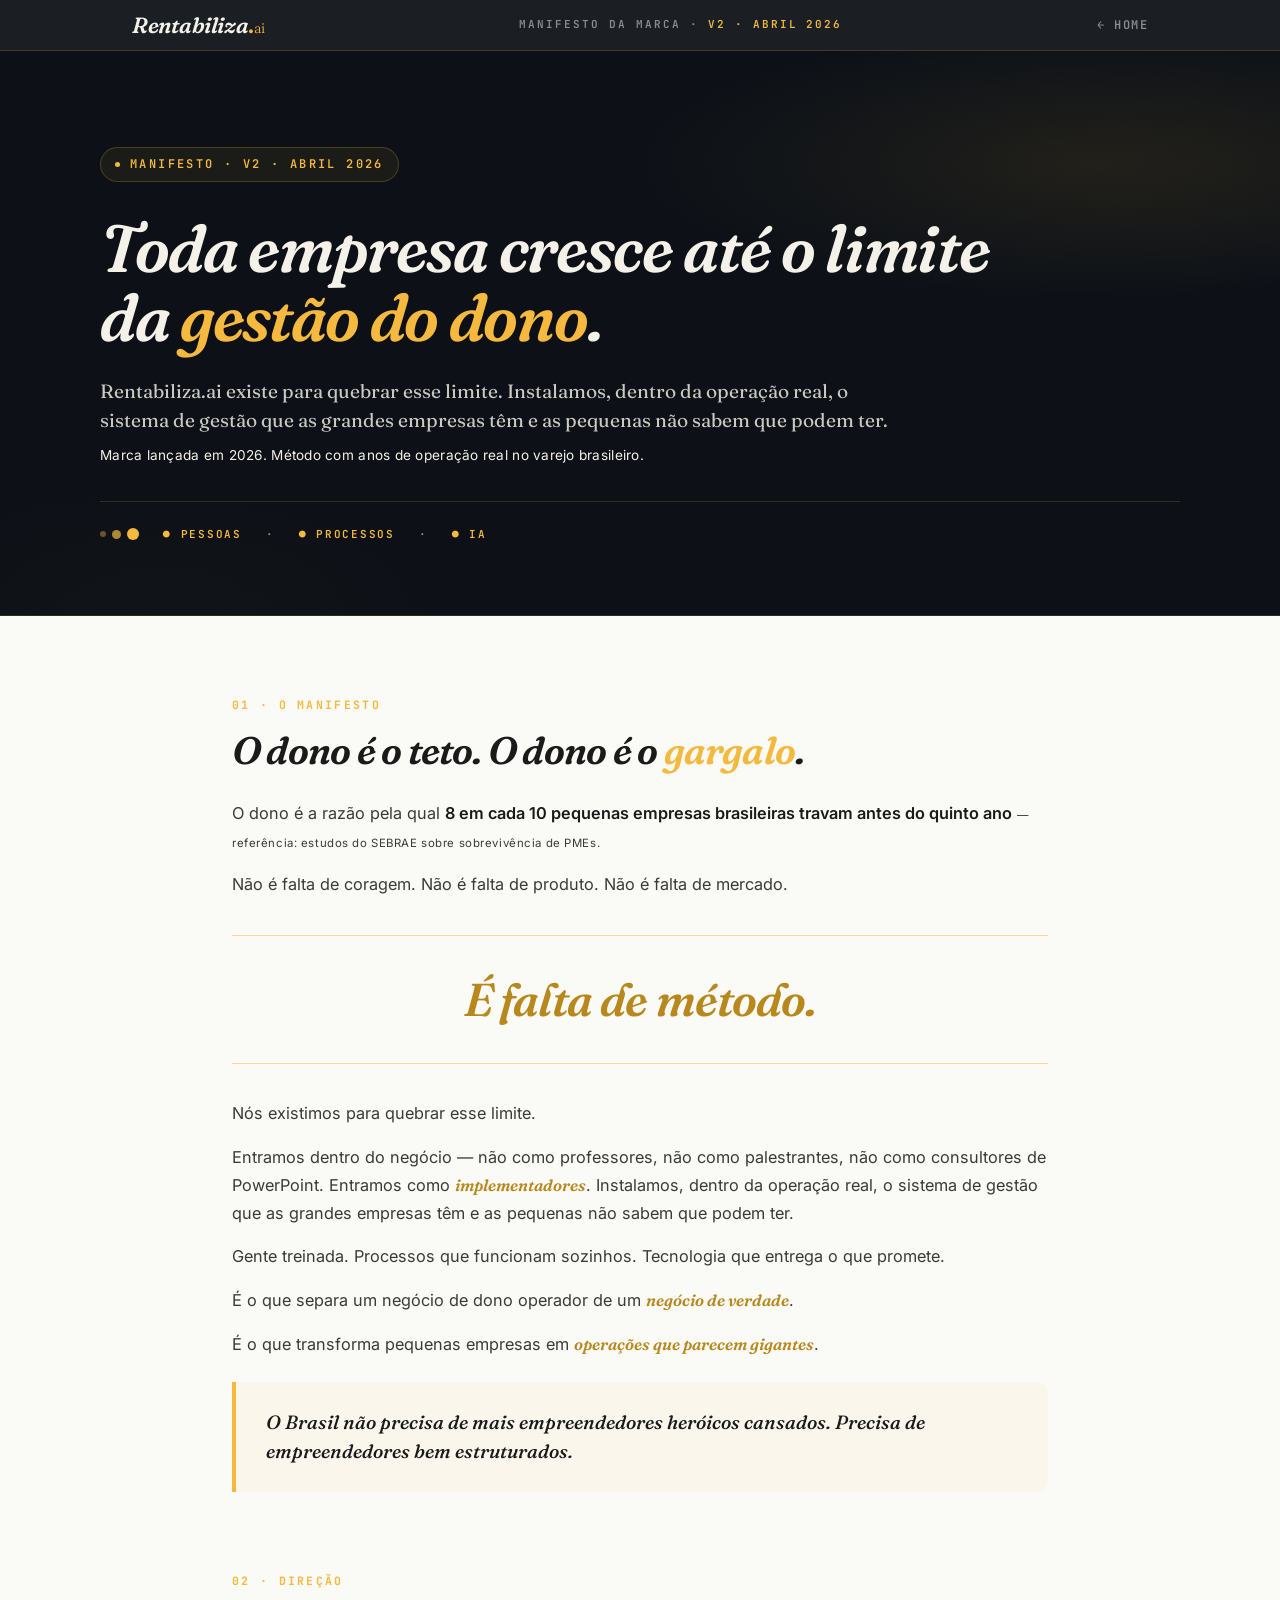
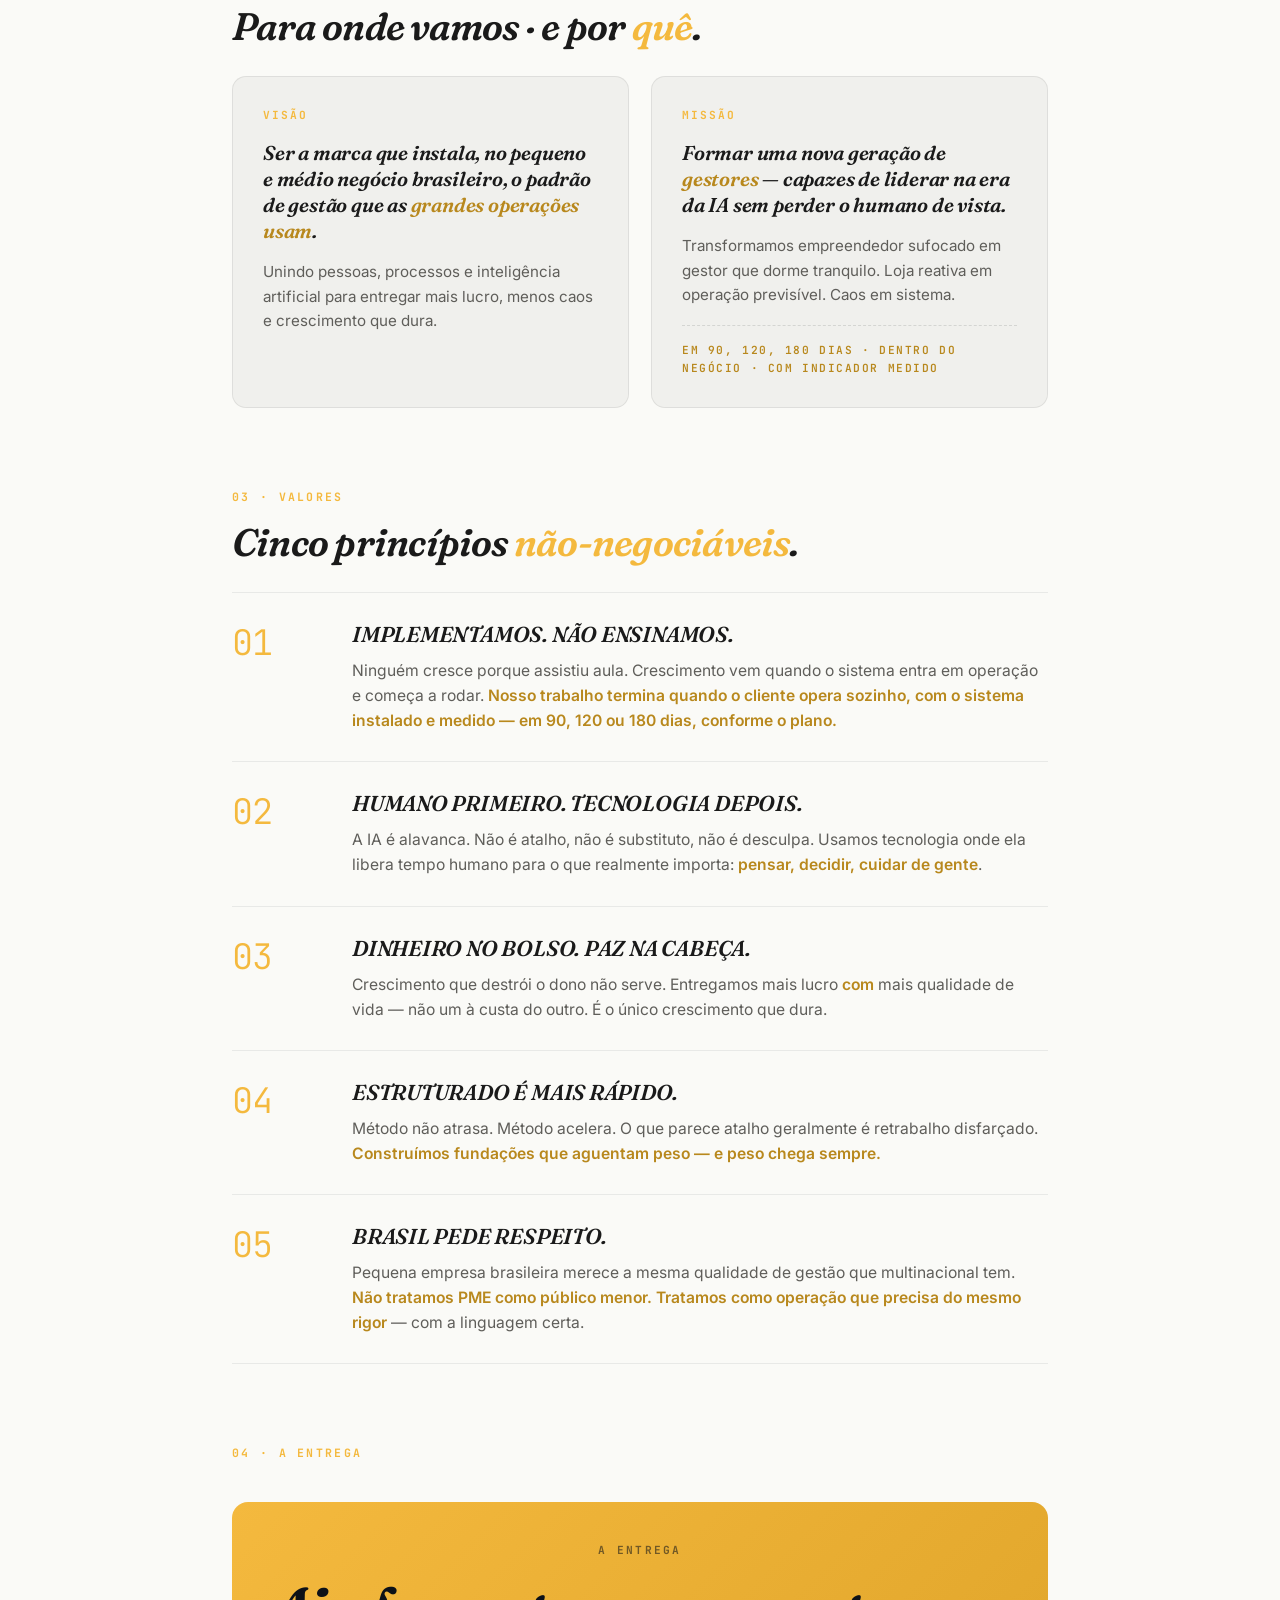
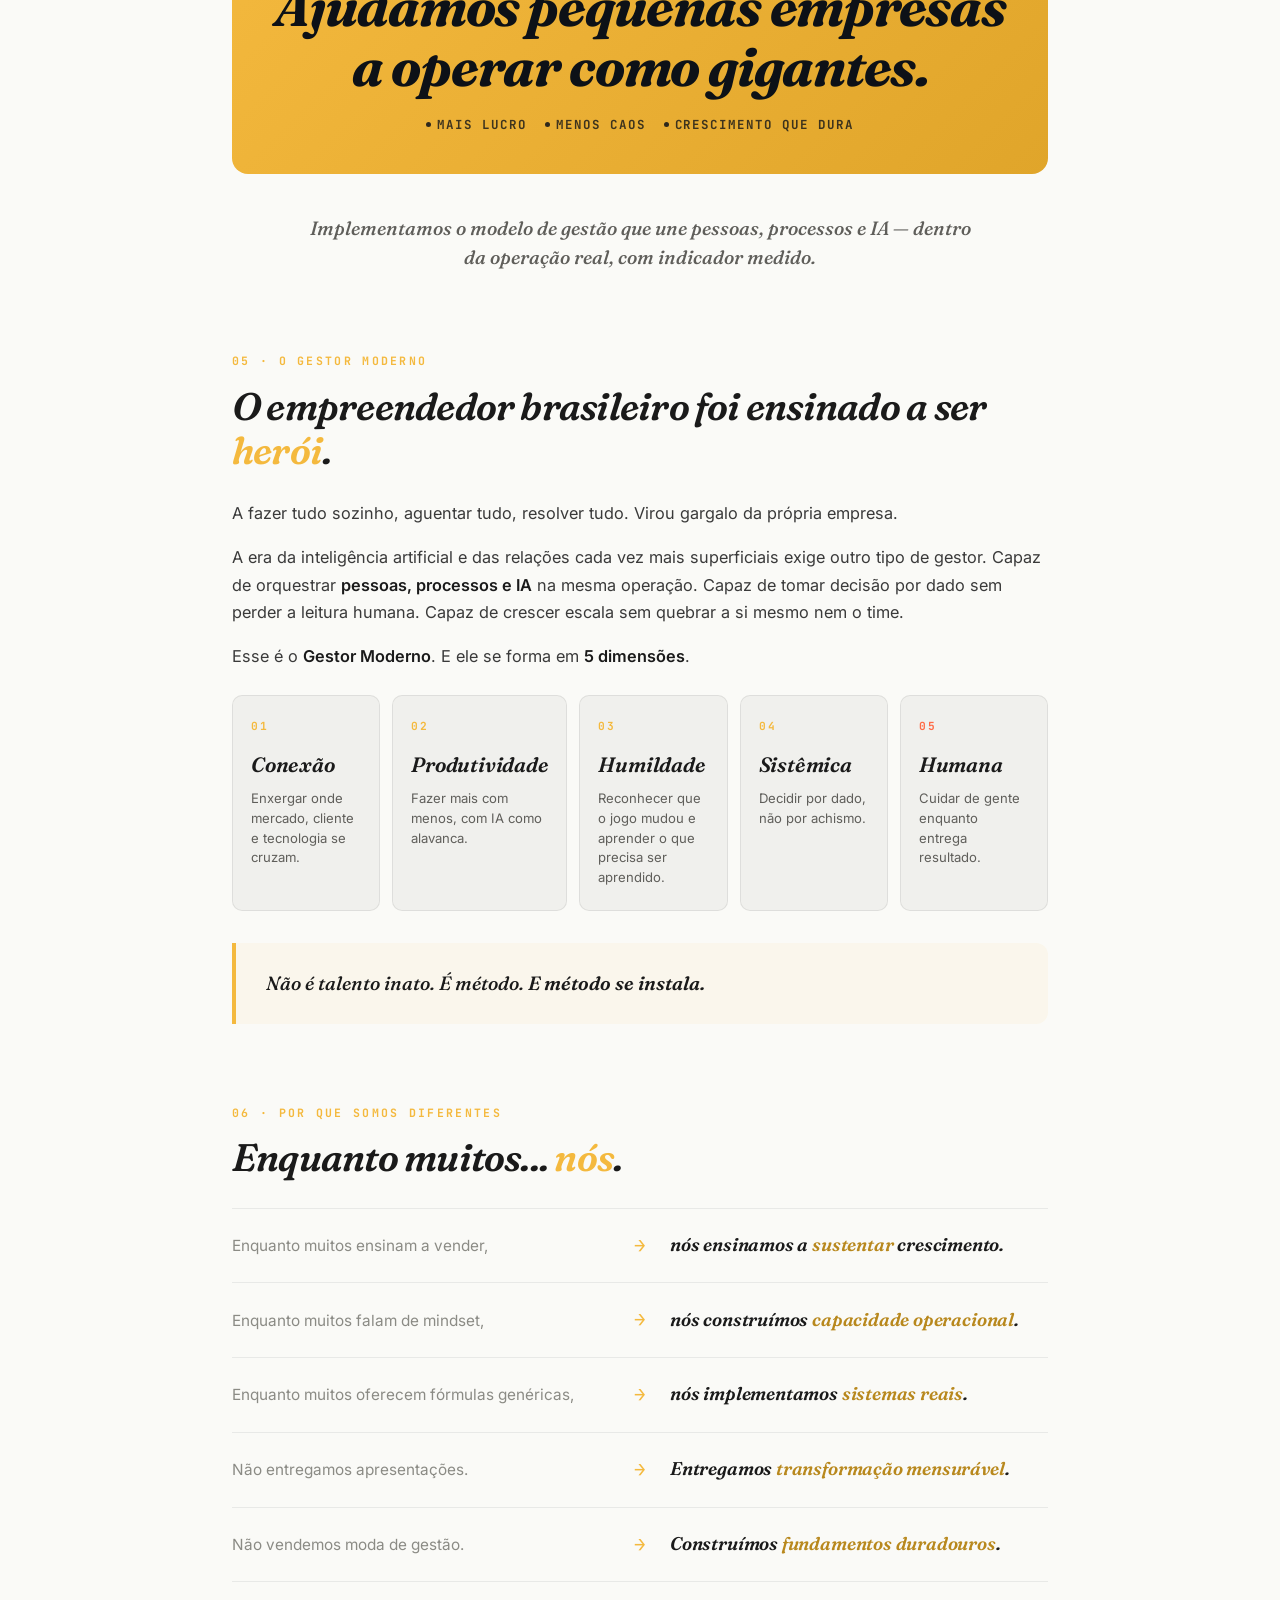
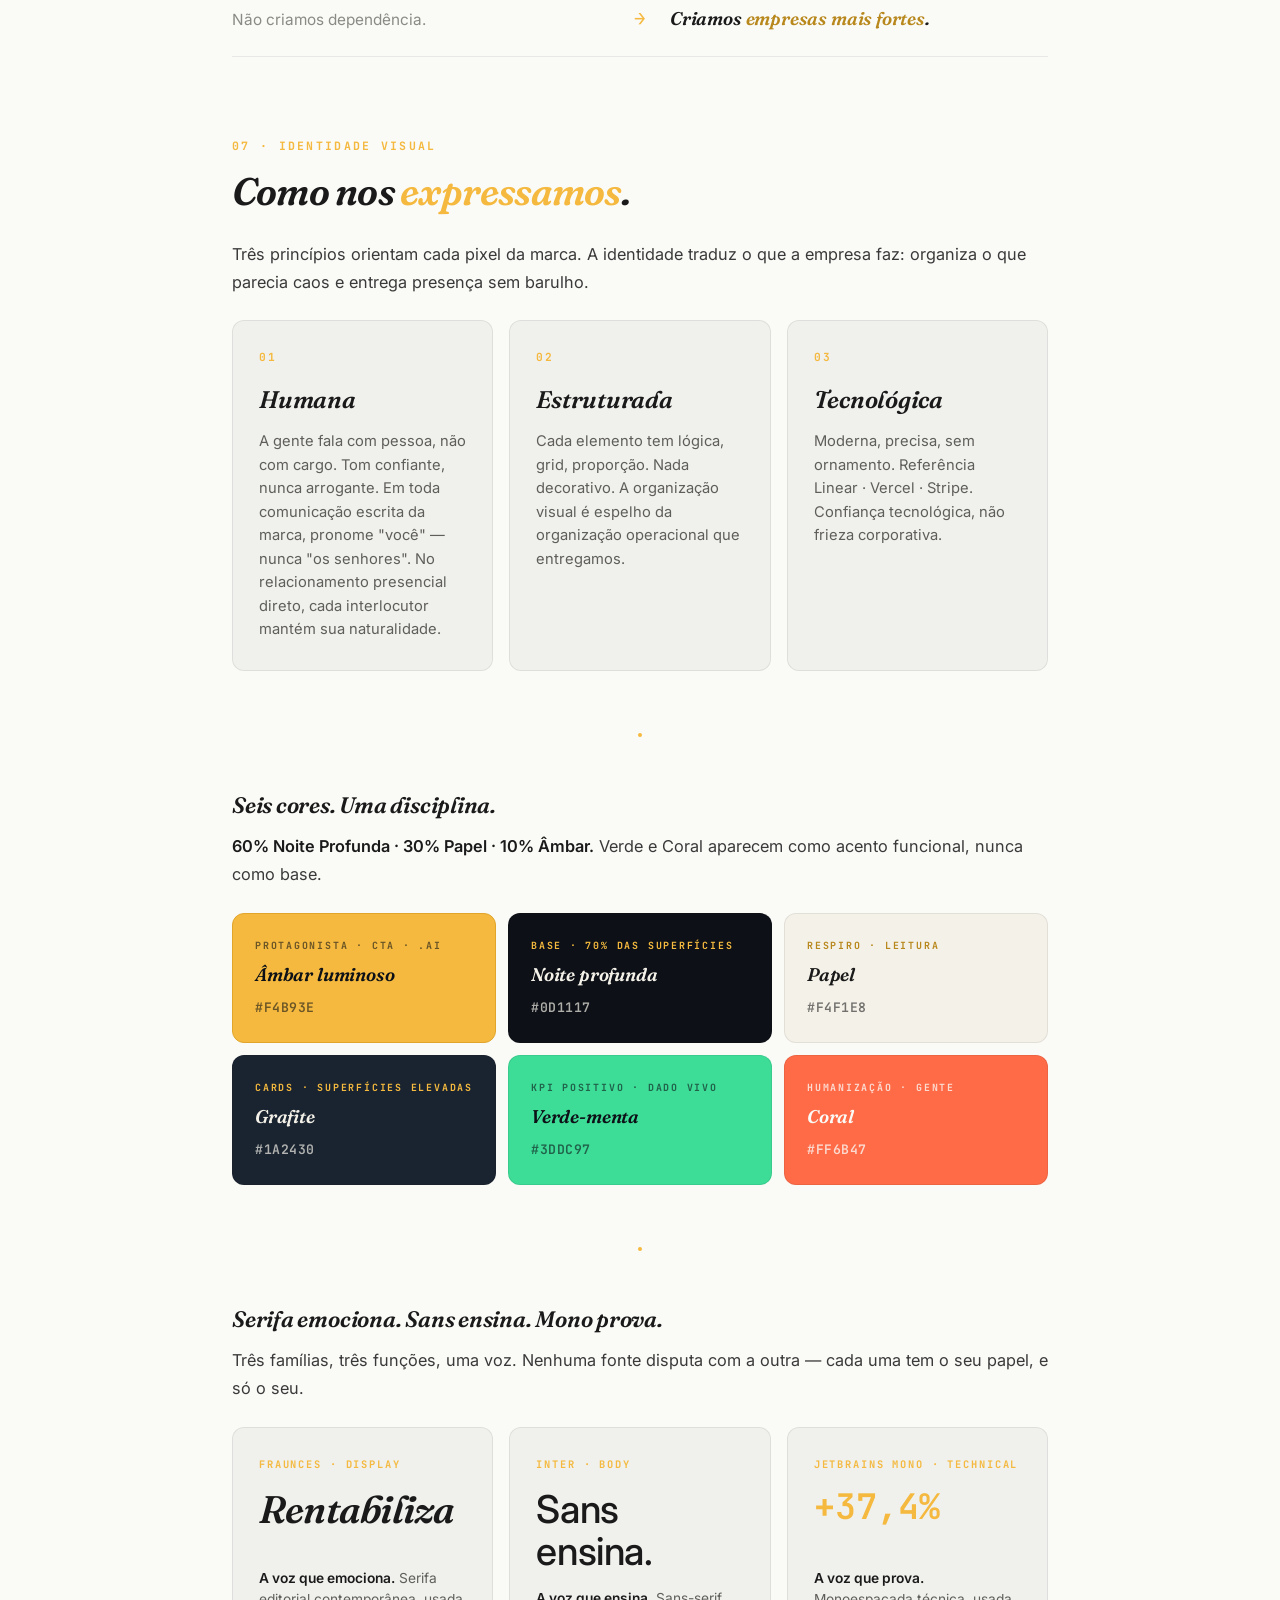
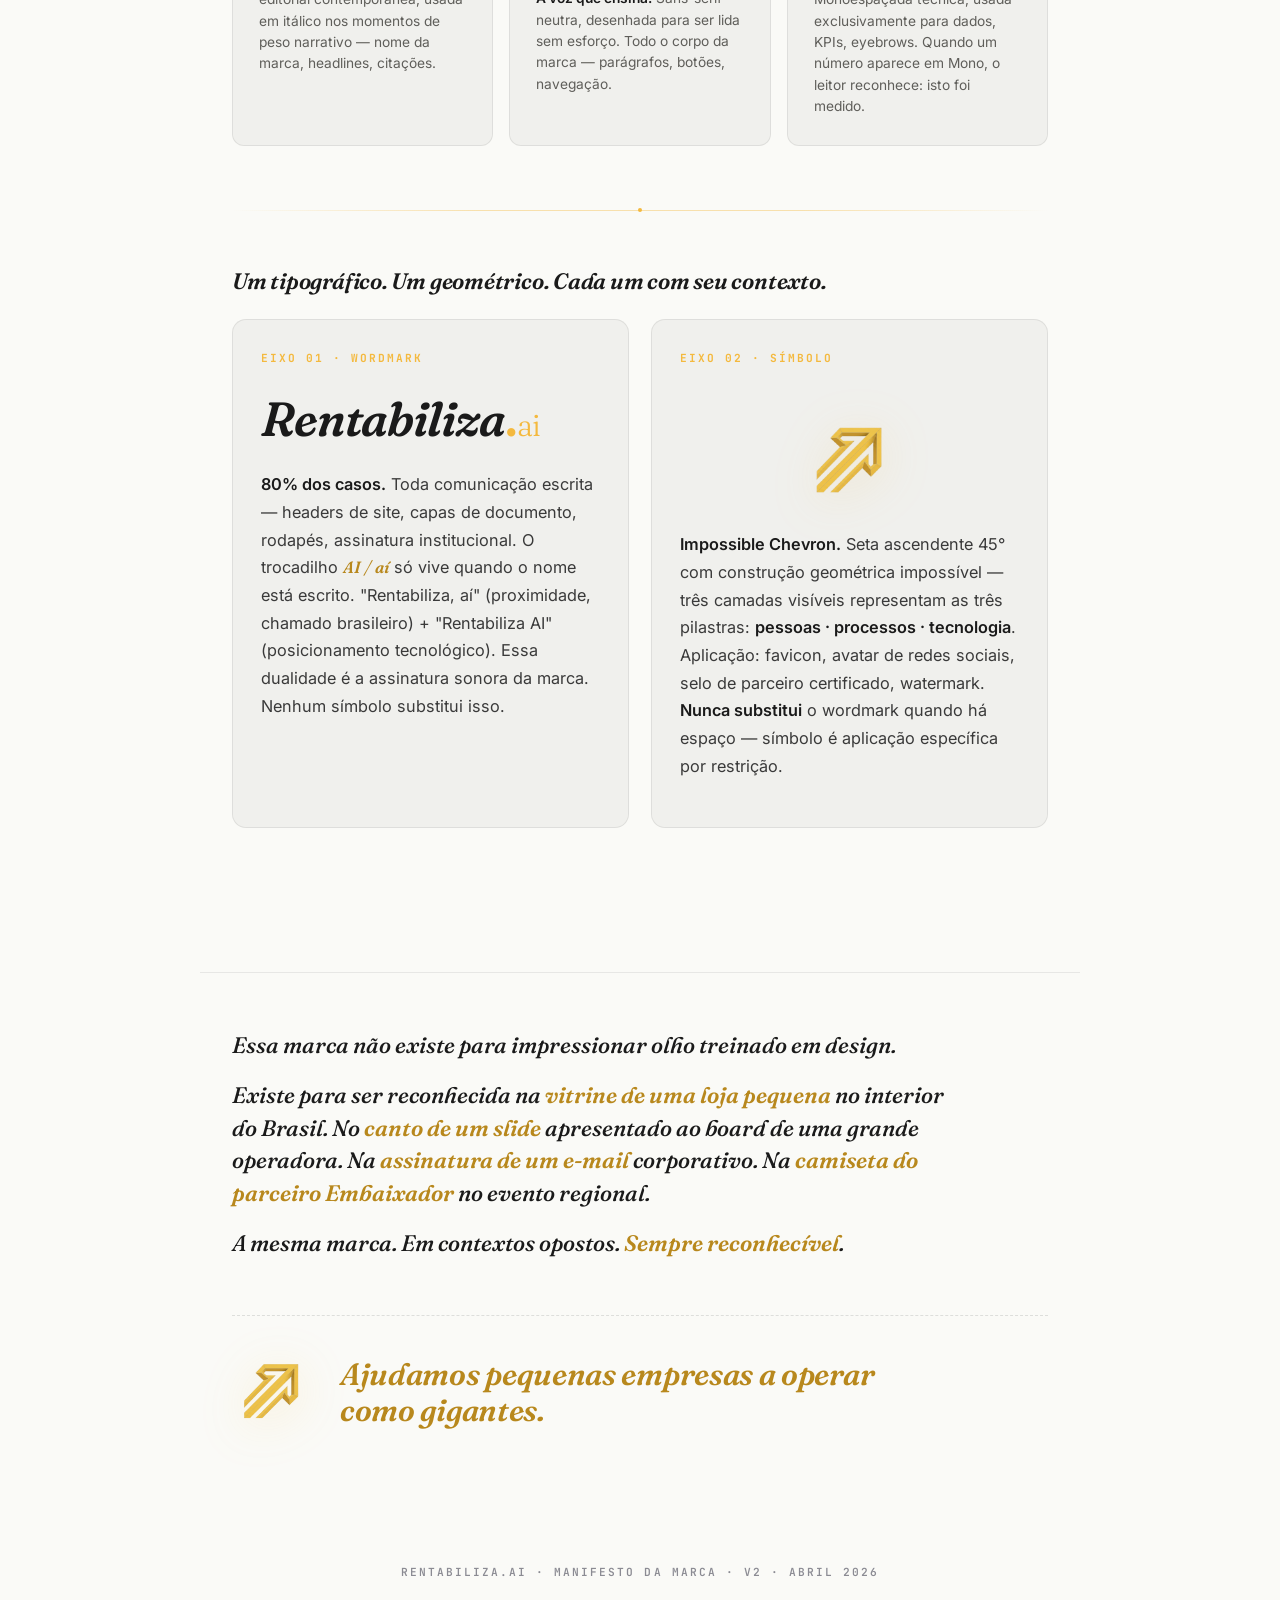
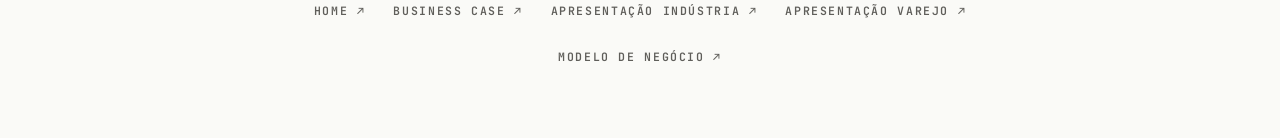
<file: manifesto.html>
<!DOCTYPE html>
<html lang="pt-BR">
<head>
  <meta charset="UTF-8">
  <meta name="viewport" content="width=device-width, initial-scale=1.0">
  <title>Rentabiliza.ai · Manifesto da Marca</title>
  <meta name="description" content="Toda empresa cresce até o limite da gestão do dono. Rentabiliza.ai existe para quebrar esse limite — com pessoas, processos e IA instalados dentro da operação real.">

  <meta property="og:type" content="article">
  <meta property="og:title" content="Rentabiliza.ai · Manifesto da Marca">
  <meta property="og:description" content="Ajudamos pequenas empresas a operar como gigantes. Pessoas, processos e IA instalados dentro da operação real.">
  <meta property="og:image" content="https://rentabilizaai.gestaopulsarh.com.br/assets/images/og-image.png">
  <meta property="og:url" content="https://rentabilizaai.gestaopulsarh.com.br/manifesto.html">
  <meta property="og:site_name" content="Rentabiliza.ai">
  <meta property="og:locale" content="pt_BR">

  <meta name="twitter:card" content="summary_large_image">
  <meta name="twitter:title" content="Rentabiliza.ai · Manifesto da Marca">
  <meta name="twitter:image" content="https://rentabilizaai.gestaopulsarh.com.br/assets/images/og-image.png">

  <meta name="theme-color" content="#0D1117">
  <link rel="icon" type="image/svg+xml" href="assets/brand/logo-mono-amber.svg">
  <link rel="stylesheet" href="assets/brand/rentabiliza-tokens.css">

  <style>
    @font-face {
      font-family: 'Fraunces';
      src: url('assets/fonts/Fraunces-Variable.ttf') format('truetype-variations');
      font-weight: 100 900; font-style: normal;
      font-display: swap;
    }
    @font-face {
      font-family: 'Fraunces';
      src: url('assets/fonts/Fraunces-Italic-Variable.ttf') format('truetype-variations');
      font-weight: 100 900; font-style: italic;
      font-display: swap;
    }
    @font-face {
      font-family: 'Inter';
      src: url('assets/fonts/Inter-Variable.ttf') format('truetype-variations');
      font-weight: 100 900; font-style: normal;
      font-display: swap;
    }
    @font-face {
      font-family: 'JetBrains Mono';
      src: url('assets/fonts/JetBrainsMono-Variable.ttf') format('truetype-variations');
      font-weight: 100 800; font-style: normal;
      font-display: swap;
    }

    *, *::before, *::after { margin: 0; padding: 0; box-sizing: border-box; }
    html { scroll-behavior: smooth; }
    body {
      font-family: 'Inter', system-ui, sans-serif;
      background: #FAFAF7;
      color: #1A1A1A;
      line-height: 1.55;
      -webkit-font-smoothing: antialiased;
    }
    a { color: inherit; text-decoration: none; }
    img { max-width: 100%; display: block; }

    /* ───────── Top bar (sticky dark) ───────── */
    .topbar {
      position: sticky; top: 0; z-index: 50;
      background: rgba(13, 17, 23, 0.94);
      backdrop-filter: blur(12px);
      -webkit-backdrop-filter: blur(12px);
      border-bottom: 1px solid rgba(244,185,62,0.18);
      color: #F4F1E8;
    }
    .topbar-inner {
      max-width: 1080px; margin: 0 auto;
      padding: 14px 32px;
      display: flex; justify-content: space-between; align-items: center; gap: 24px;
    }
    .topbar-brand {
      font-family: 'Fraunces', serif;
      font-variation-settings: "SOFT" 50, "WONK" 0;
      font-size: 22px; line-height: 1;
      display: inline-flex; align-items: baseline;
      letter-spacing: -0.02em;
    }
    .topbar-brand .r-name { font-style: italic; font-weight: 600; color: #F4F1E8; }
    .topbar-brand .r-dot { color: #F4B93E; font-weight: 600; }
    .topbar-brand .r-ai { color: #F4B93E; font-weight: 300; font-size: 0.65em; margin-left: 0.02em; }
    .topbar-meta {
      font-family: 'JetBrains Mono', monospace;
      font-size: 11px; font-weight: 600;
      letter-spacing: 0.18em; text-transform: uppercase;
      color: #8B8B93;
    }
    .topbar-meta strong { color: #F4B93E; font-weight: 600; }
    .topbar-back {
      font-family: 'JetBrains Mono', monospace;
      font-size: 12px; font-weight: 600;
      letter-spacing: 0.12em; text-transform: uppercase;
      color: #8B8B93;
      transition: color 0.2s ease;
    }
    .topbar-back:hover { color: #F4B93E; }

    /* ───────── Hero (dark com vídeo) ───────── */
    .hero {
      padding: 96px 32px 72px;
      background: #0D1117;
      color: #F4F1E8;
      border-bottom: 1px solid rgba(244,185,62,0.15);
      position: relative;
      overflow: hidden;
    }
    .hero-video {
      position: absolute;
      inset: 0;
      width: 100%;
      height: 100%;
      object-fit: cover;
      object-position: center;
      z-index: 0;
      pointer-events: none;
      filter: saturate(0.85) contrast(1.02) brightness(0.5);
      transform: scale(1.08);
      transform-origin: top left;
    }
    .hero::before {
      content: ''; position: absolute; inset: 0;
      z-index: 1;
      background:
        linear-gradient(95deg, rgba(13,17,23,0.86) 0%, rgba(13,17,23,0.62) 50%, rgba(13,17,23,0.35) 100%),
        radial-gradient(ellipse 60% 40% at 85% 20%, rgba(244,185,62,0.16), transparent 60%),
        radial-gradient(ellipse 40% 40% at 10% 100%, rgba(244,185,62,0.08), transparent 60%);
      pointer-events: none;
    }
    .hero-inner {
      max-width: 1080px; margin: 0 auto;
      position: relative; z-index: 2;
    }
    .eyebrow {
      display: inline-flex; align-items: center; gap: 10px;
      font-family: 'JetBrains Mono', monospace;
      font-size: 12px; font-weight: 600;
      letter-spacing: 0.2em; text-transform: uppercase;
      color: #F4B93E;
      padding: 7px 14px;
      background: rgba(244,185,62,0.06);
      border: 1px solid rgba(244,185,62,0.22);
      border-radius: 100px;
      margin-bottom: 32px;
    }
    .eyebrow::before {
      content: ''; width: 5px; height: 5px;
      background: #F4B93E; border-radius: 50%;
    }
    .hero h1 {
      font-family: 'Fraunces', serif;
      font-variation-settings: "SOFT" 50, "WONK" 0;
      font-style: italic; font-weight: 600;
      font-size: clamp(2.4rem, 5.2vw, 4.4rem);
      line-height: 1.05;
      letter-spacing: -0.02em;
      margin-bottom: 24px;
      max-width: 920px;
    }
    .hero h1 em {
      color: #F4B93E;
      font-style: italic;
      font-weight: 600;
    }
    .hero-sub {
      font-family: 'Fraunces', serif;
      font-weight: 400;
      font-size: clamp(1.05rem, 1.5vw, 1.3rem);
      line-height: 1.5;
      color: rgba(244,241,232,0.82);
      max-width: 820px;
    }
    .hero-meta {
      margin-top: 36px;
      padding-top: 24px;
      border-top: 1px solid rgba(244,185,62,0.18);
      display: flex; flex-wrap: wrap; gap: 24px;
      font-family: 'JetBrains Mono', monospace;
      font-size: 11px; font-weight: 600;
      letter-spacing: 0.16em; text-transform: uppercase;
      color: #8B8B93;
      align-items: center;
    }
    .hero-meta span.amber { color: #F4B93E; }
    .hero-waves {
      display: inline-flex; align-items: center; gap: 6px;
    }
    .hero-waves i {
      display: block;
      width: 6px; height: 6px;
      border-radius: 50%;
      background: #F4B93E;
      opacity: 0.4;
    }
    .hero-waves i:nth-child(2) { width: 9px; height: 9px; opacity: 0.7; }
    .hero-waves i:nth-child(3) { width: 12px; height: 12px; opacity: 1; }

    /* ───────── Content (paper) ───────── */
    .content {
      max-width: 880px; margin: 0 auto;
      padding: 80px 32px 64px;
    }
    .section {
      margin-bottom: 80px;
      scroll-margin-top: 80px;
    }
    .section-num {
      font-family: 'JetBrains Mono', monospace;
      font-size: 0.72rem; font-weight: 700;
      letter-spacing: 0.2em; text-transform: uppercase;
      color: #F4B93E;
      margin-bottom: 14px;
    }
    .section h2 {
      font-family: 'Fraunces', serif;
      font-variation-settings: "SOFT" 50, "WONK" 0;
      font-style: italic; font-weight: 600;
      font-size: clamp(1.8rem, 3vw, 2.5rem);
      line-height: 1.15;
      letter-spacing: -0.02em;
      color: #1A1A1A;
      margin-bottom: 28px;
    }
    .section h2 em {
      color: #F4B93E;
      font-style: italic;
      font-weight: 600;
    }
    .section h3 {
      font-family: 'Fraunces', serif;
      font-style: italic; font-weight: 600;
      font-size: 1.4rem;
      line-height: 1.25;
      letter-spacing: -0.01em;
      color: #1A1A1A;
      margin: 36px 0 14px;
    }
    .section h4 {
      font-family: 'JetBrains Mono', monospace;
      font-size: 0.72rem; font-weight: 700;
      letter-spacing: 0.18em; text-transform: uppercase;
      color: #B8881D;
      margin: 28px 0 12px;
    }
    .section p {
      font-size: 1.02rem; line-height: 1.7;
      color: #3A3A3A;
      margin-bottom: 16px;
    }
    .section p strong { color: #1A1A1A; font-weight: 600; }
    .section p em {
      font-family: 'Fraunces', serif;
      font-style: italic; font-weight: 600;
      color: #B8881D;
    }
    .section ul {
      list-style: none; padding: 0;
      margin: 16px 0 24px;
    }
    .section ul li {
      position: relative;
      padding-left: 22px;
      margin-bottom: 10px;
      font-size: 1rem; line-height: 1.6;
      color: #3A3A3A;
    }
    .section ul li::before {
      content: '→';
      position: absolute; left: 0; top: 0;
      color: #F4B93E;
      font-weight: 700;
    }

    .section-rule {
      position: relative;
      height: 0.5px;
      margin: 64px 0 56px;
      background: linear-gradient(90deg, transparent 0%, rgba(244,185,62,0.4) 30%, rgba(244,185,62,0.4) 70%, transparent 100%);
    }
    .section-rule::after {
      content: '';
      position: absolute;
      left: 50%; top: 50%;
      width: 4px; height: 4px;
      border-radius: 50%;
      background: #F4B93E;
      transform: translate(-50%, -50%);
    }

    /* Lead callout (cream com border âmbar) */
    .lead-callout {
      margin: 24px 0 32px;
      padding: 26px 30px;
      background: rgba(244,185,62,0.06);
      border-left: 4px solid #F4B93E;
      border-radius: 0 12px 12px 0;
    }
    .lead-callout p {
      font-family: 'Fraunces', serif;
      font-style: italic; font-weight: 500;
      font-size: 1.2rem; line-height: 1.5;
      color: #1A1A1A;
      margin: 0;
    }

    /* Manifesto quote (centro, com bordas âmbar) */
    .manifesto-quote {
      font-family: 'Fraunces', serif;
      font-style: italic; font-weight: 600;
      font-size: clamp(1.8rem, 3.6vw, 3rem) !important;
      line-height: 1.2 !important;
      color: #B8881D !important;
      padding: 36px 0 !important;
      margin: 36px 0 !important;
      border-top: 0.5px solid rgba(244,185,62,0.5);
      border-bottom: 0.5px solid rgba(244,185,62,0.5);
      letter-spacing: -0.02em;
      text-align: center;
    }

    /* Highlight banner (amber bg) */
    .highlight {
      margin: 40px 0;
      padding: 40px 36px;
      background: linear-gradient(135deg, #F4B93E, #E0A52A);
      color: #0D1117;
      border-radius: 16px;
      text-align: center;
    }
    .highlight-eyebrow {
      font-family: 'JetBrains Mono', monospace;
      font-size: 0.7rem; font-weight: 700;
      letter-spacing: 0.2em; text-transform: uppercase;
      color: rgba(13,17,23,0.55);
      margin-bottom: 18px;
    }
    .highlight h3 {
      font-family: 'Fraunces', serif;
      font-style: italic; font-weight: 700;
      font-size: clamp(2rem, 4.5vw, 3.4rem);
      line-height: 1.1;
      color: #0D1117;
      letter-spacing: -0.02em;
      margin: 0 0 16px;
    }
    .highlight-sub {
      font-family: 'Inter', sans-serif;
      font-size: 0.95rem; font-weight: 600;
      color: rgba(13,17,23,0.78);
      letter-spacing: 0.02em;
      margin-top: 18px;
      display: flex; justify-content: center; gap: 18px; flex-wrap: wrap;
    }
    .highlight-sub span {
      display: inline-flex; align-items: center; gap: 6px;
      font-family: 'JetBrains Mono', monospace;
      font-size: 0.78rem; font-weight: 700;
      letter-spacing: 0.16em; text-transform: uppercase;
    }
    .highlight-sub span::before {
      content: ''; width: 5px; height: 5px;
      background: rgba(13,17,23,0.85);
      border-radius: 50%;
    }

    /* Two-col Visão + Missão */
    .vm-pair {
      display: grid;
      grid-template-columns: 1fr 1fr;
      gap: 22px;
      margin: 24px 0 32px;
    }
    .vm-card {
      padding: 30px 30px;
      background: rgba(13,17,23,0.04);
      border: 1px solid rgba(13,17,23,0.08);
      border-radius: 14px;
      transition: border-color 0.25s ease, transform 0.25s ease;
    }
    .vm-card:hover {
      border-color: rgba(244,185,62,0.32);
      transform: translateY(-2px);
    }
    .vm-label {
      font-family: 'JetBrains Mono', monospace;
      font-size: 0.7rem; font-weight: 700;
      letter-spacing: 0.18em; text-transform: uppercase;
      color: #F4B93E;
      margin-bottom: 16px;
    }
    .vm-card h3 {
      font-family: 'Fraunces', serif;
      font-style: italic; font-weight: 600;
      font-size: 1.25rem;
      line-height: 1.3;
      letter-spacing: -0.01em;
      color: #1A1A1A;
      margin: 0 0 16px;
    }
    .vm-card h3 em {
      color: #B8881D;
      font-style: italic;
      font-weight: 600;
    }
    .vm-card p {
      font-size: 0.95rem;
      line-height: 1.6;
      color: #5F5E5A;
      margin: 0 0 12px;
    }
    .vm-card p:last-child { margin-bottom: 0; }
    .vm-meta {
      margin-top: 18px;
      padding-top: 16px;
      border-top: 1px dashed rgba(13,17,23,0.12);
      font-family: 'JetBrains Mono', monospace;
      font-size: 0.7rem;
      font-weight: 600;
      letter-spacing: 0.14em;
      text-transform: uppercase;
      color: #B8881D;
    }

    /* Valores list */
    .principles-list {
      display: flex; flex-direction: column;
      gap: 0;
      margin: 16px 0 24px;
    }
    .principle-row {
      display: grid;
      grid-template-columns: 88px 1fr;
      gap: 32px;
      padding: 28px 0;
      border-top: 1px solid rgba(13,17,23,0.07);
      align-items: start;
    }
    .principle-row:last-child { border-bottom: 1px solid rgba(13,17,23,0.07); }
    .principle-num {
      font-family: 'JetBrains Mono', monospace;
      font-size: 2.2rem;
      font-weight: 300;
      color: #F4B93E;
      letter-spacing: -0.02em;
      line-height: 1;
      padding-top: 4px;
    }
    .principle-content h4 {
      font-family: 'Fraunces', serif;
      font-style: italic; font-weight: 600;
      font-size: 1.35rem;
      line-height: 1.25;
      color: #1A1A1A;
      margin: 0 0 10px;
      letter-spacing: -0.01em;
    }
    .principle-content p {
      font-size: 0.98rem;
      line-height: 1.6;
      color: #5F5E5A;
      margin: 0;
    }
    .principle-content p strong {
      color: #B8881D;
      font-weight: 600;
    }

    /* Dimensões grid (5 cards) */
    .dims-grid {
      display: grid;
      grid-template-columns: repeat(5, 1fr);
      gap: 12px;
      margin: 24px 0 32px;
    }
    .dim-card {
      padding: 22px 18px;
      background: rgba(13,17,23,0.04);
      border: 1px solid rgba(13,17,23,0.08);
      border-radius: 10px;
      transition: border-color 0.25s, transform 0.25s;
    }
    .dim-card:hover {
      border-color: rgba(244,185,62,0.3);
      transform: translateY(-2px);
    }
    .dim-num {
      font-family: 'JetBrains Mono', monospace;
      font-size: 0.7rem;
      font-weight: 700;
      letter-spacing: 0.18em;
      color: #F4B93E;
      margin-bottom: 14px;
    }
    .dim-name {
      font-family: 'Fraunces', serif;
      font-style: italic; font-weight: 600;
      font-size: 1.3rem;
      color: #1A1A1A;
      margin-bottom: 8px;
      letter-spacing: -0.01em;
    }
    .dim-desc {
      font-size: 0.82rem;
      line-height: 1.5;
      color: #5F5E5A;
    }
    .dim-card.dim-human .dim-num { color: #FF6B47; }
    .dim-card.dim-human:hover { border-color: rgba(255,107,71,0.32); }

    /* Diff grid (Enquanto muitos / nós) */
    .diff-grid {
      display: flex; flex-direction: column;
      gap: 0;
      margin: 16px 0 24px;
    }
    .diff-row {
      display: grid;
      grid-template-columns: 1fr auto 1fr;
      gap: 24px;
      align-items: center;
      padding: 22px 0;
      border-top: 1px solid rgba(13,17,23,0.07);
    }
    .diff-row:last-child { border-bottom: 1px solid rgba(13,17,23,0.07); }
    .diff-them {
      font-size: 0.96rem;
      color: #8B8B85;
      line-height: 1.5;
    }
    .diff-arrow {
      font-family: 'JetBrains Mono', monospace;
      color: #F4B93E;
      font-size: 1.2rem;
      font-weight: 600;
    }
    .diff-us {
      font-family: 'Fraunces', serif;
      font-style: italic; font-weight: 600;
      font-size: 1.15rem;
      color: #1A1A1A;
      line-height: 1.35;
      letter-spacing: -0.01em;
    }
    .diff-us strong {
      color: #B8881D;
      font-weight: 600;
    }

    /* Identity principles (3 cards) */
    .identity-principles {
      display: grid;
      grid-template-columns: repeat(3, 1fr);
      gap: 16px;
      margin: 24px 0 32px;
    }
    .identity-card {
      padding: 28px 26px;
      background: rgba(13,17,23,0.04);
      border: 1px solid rgba(13,17,23,0.08);
      border-radius: 12px;
      transition: border-color 0.25s, transform 0.25s;
    }
    .identity-card:hover {
      border-color: rgba(244,185,62,0.32);
      transform: translateY(-2px);
    }
    .identity-num {
      font-family: 'JetBrains Mono', monospace;
      font-size: 0.7rem;
      font-weight: 700;
      letter-spacing: 0.18em;
      color: #F4B93E;
      margin-bottom: 14px;
    }
    .identity-name {
      font-family: 'Fraunces', serif;
      font-style: italic; font-weight: 600;
      font-size: 1.5rem;
      color: #1A1A1A;
      margin-bottom: 12px;
      letter-spacing: -0.01em;
    }
    .identity-desc {
      font-size: 0.92rem;
      line-height: 1.6;
      color: #5F5E5A;
    }

    /* Cores grid (6 swatches) */
    .colors-grid {
      display: grid;
      grid-template-columns: repeat(3, 1fr);
      gap: 12px;
      margin: 24px 0 32px;
    }
    .color-swatch {
      padding: 24px 22px;
      border-radius: 12px;
      border: 1px solid rgba(13,17,23,0.08);
      min-height: 130px;
      display: flex; flex-direction: column; justify-content: space-between;
      transition: transform 0.25s;
    }
    .color-swatch:hover { transform: translateY(-2px); }
    .color-tag {
      font-family: 'JetBrains Mono', monospace;
      font-size: 0.62rem;
      font-weight: 700;
      letter-spacing: 0.18em;
      text-transform: uppercase;
      margin-bottom: 8px;
    }
    .color-name {
      font-family: 'Fraunces', serif;
      font-style: italic; font-weight: 600;
      font-size: 1.15rem;
      letter-spacing: -0.01em;
      margin-bottom: 6px;
    }
    .color-hex {
      font-family: 'JetBrains Mono', monospace;
      font-size: 0.82rem;
      font-weight: 600;
      letter-spacing: 0.04em;
    }
    .sw-amber { background: #F4B93E; color: #0D1117; border-color: #E0A52A; }
    .sw-amber .color-tag, .sw-amber .color-hex { color: rgba(13,17,23,0.6); }
    .sw-ink { background: #0D1117; color: #F4F1E8; }
    .sw-ink .color-tag { color: #F4B93E; }
    .sw-ink .color-hex { color: rgba(244,241,232,0.7); }
    .sw-paper { background: #F4F1E8; color: #1A1A1A; }
    .sw-paper .color-tag { color: #B8881D; }
    .sw-paper .color-hex { color: rgba(26,26,26,0.6); }
    .sw-graphite { background: #1A2430; color: #F4F1E8; }
    .sw-graphite .color-tag { color: #F4B93E; }
    .sw-graphite .color-hex { color: rgba(244,241,232,0.7); }
    .sw-mint { background: #3DDC97; color: #0D1117; }
    .sw-mint .color-tag, .sw-mint .color-hex { color: rgba(13,17,23,0.6); }
    .sw-coral { background: #FF6B47; color: #FAFAF7; }
    .sw-coral .color-tag, .sw-coral .color-hex { color: rgba(250,250,247,0.78); }

    /* Type cards (3 amostras) */
    .type-cards {
      display: grid;
      grid-template-columns: repeat(3, 1fr);
      gap: 16px;
      margin: 24px 0 32px;
    }
    .type-card {
      padding: 28px 26px;
      background: rgba(13,17,23,0.04);
      border: 1px solid rgba(13,17,23,0.08);
      border-radius: 12px;
    }
    .type-label {
      font-family: 'JetBrains Mono', monospace;
      font-size: 0.65rem;
      font-weight: 700;
      letter-spacing: 0.18em;
      text-transform: uppercase;
      color: #F4B93E;
      margin-bottom: 16px;
    }
    .type-sample {
      font-size: 2.4rem;
      line-height: 1.1;
      color: #1A1A1A;
      margin-bottom: 16px;
      min-height: 64px;
    }
    .type-sample-fraunces {
      font-family: 'Fraunces', serif;
      font-style: italic;
      font-weight: 600;
      letter-spacing: -0.02em;
    }
    .type-sample-inter {
      font-family: 'Inter', sans-serif;
      font-weight: 500;
      letter-spacing: -0.01em;
    }
    .type-sample-mono {
      font-family: 'JetBrains Mono', monospace;
      font-weight: 600;
      color: #F4B93E;
      font-size: 2.2rem;
    }
    .type-desc {
      font-size: 0.86rem;
      line-height: 1.55;
      color: #5F5E5A;
    }
    .type-desc strong { color: #1A1A1A; font-weight: 600; }

    /* Logo axes (2 cards) */
    .logo-axes {
      display: grid;
      grid-template-columns: 1fr 1fr;
      gap: 22px;
      margin: 24px 0 32px;
    }
    .logo-axis {
      padding: 30px 28px;
      background: rgba(13,17,23,0.04);
      border: 1px solid rgba(13,17,23,0.08);
      border-radius: 14px;
    }
    .axis-tag {
      font-family: 'JetBrains Mono', monospace;
      font-size: 0.7rem;
      font-weight: 700;
      letter-spacing: 0.18em;
      text-transform: uppercase;
      color: #F4B93E;
      margin-bottom: 28px;
    }
    .axis-display-wordmark {
      font-family: 'Fraunces', serif;
      font-variation-settings: "SOFT" 50, "WONK" 0;
      font-size: 3rem;
      line-height: 1;
      display: inline-flex; align-items: baseline;
      letter-spacing: -0.02em;
      margin-bottom: 28px;
    }
    .axis-display-wordmark .r-name { font-style: italic; font-weight: 600; color: #1A1A1A; }
    .axis-display-wordmark .r-dot { color: #F4B93E; font-weight: 600; }
    .axis-display-wordmark .r-ai { color: #F4B93E; font-weight: 300; font-size: 0.65em; margin-left: 0.02em; }
    .axis-display-symbol {
      display: flex; align-items: center; justify-content: center;
      padding: 18px 0 22px;
    }
    .axis-display-symbol img {
      width: 96px; height: auto;
      filter: drop-shadow(0 8px 24px rgba(244,185,62,0.18));
    }
    .axis-desc {
      font-size: 0.92rem;
      line-height: 1.6;
      color: #5F5E5A;
    }
    .axis-desc strong { color: #1A1A1A; font-weight: 600; }
    .axis-desc em {
      font-family: 'Fraunces', serif;
      font-style: italic;
      color: #B8881D;
      font-weight: 600;
    }

    /* Closing block */
    .closing {
      max-width: 880px; margin: 0 auto;
      padding: 56px 32px 96px;
      border-top: 1px solid rgba(13,17,23,0.08);
    }
    .closing-text p {
      font-family: 'Fraunces', serif;
      font-style: italic; font-weight: 500;
      font-size: clamp(1.15rem, 1.8vw, 1.4rem);
      line-height: 1.45;
      color: #1A1A1A;
      margin-bottom: 18px;
      max-width: 720px;
    }
    .closing-text p em {
      color: #B8881D;
      font-weight: 600;
    }
    .closing-seal {
      margin-top: 56px;
      display: flex; align-items: center; gap: 28px;
      padding-top: 36px;
      border-top: 1px dashed rgba(13,17,23,0.12);
    }
    .closing-seal img {
      width: 80px; height: auto;
      filter: drop-shadow(0 8px 24px rgba(244,185,62,0.22));
    }
    .closing-tagline {
      font-family: 'Fraunces', serif;
      font-style: italic; font-weight: 600;
      font-size: clamp(1.4rem, 2.4vw, 2rem);
      line-height: 1.2;
      color: #B8881D;
      letter-spacing: -0.01em;
      max-width: 560px;
    }

    /* Doc footer */
    .doc-footer {
      max-width: 880px; margin: 0 auto;
      padding: 36px 32px 72px;
      text-align: center;
    }
    .doc-footer p {
      font-family: 'JetBrains Mono', monospace;
      font-size: 0.7rem;
      font-weight: 600;
      letter-spacing: 0.18em;
      text-transform: uppercase;
      color: #8B8B93;
      margin: 0;
    }
    .doc-footer-nav {
      margin-top: 20px;
      display: flex; justify-content: center; gap: 28px; flex-wrap: wrap;
    }
    .doc-footer-nav a {
      font-family: 'JetBrains Mono', monospace;
      font-size: 0.72rem;
      font-weight: 600;
      letter-spacing: 0.14em;
      text-transform: uppercase;
      color: #5F5E5A;
      transition: color 0.2s;
    }
    .doc-footer-nav a:hover { color: #B8881D; }

    /* Responsive */
    @media (max-width: 900px) {
      .topbar-meta { display: none; }
      .vm-pair { grid-template-columns: 1fr; }
      .dims-grid { grid-template-columns: repeat(2, 1fr); }
      .identity-principles, .type-cards { grid-template-columns: 1fr; }
      .colors-grid { grid-template-columns: repeat(2, 1fr); }
      .logo-axes { grid-template-columns: 1fr; }
      .principle-row { grid-template-columns: 64px 1fr; gap: 18px; }
      .principle-num { font-size: 1.6rem; }
      .diff-row { grid-template-columns: 1fr; gap: 8px; }
      .diff-arrow { display: none; }
      .closing-seal { flex-direction: column; align-items: flex-start; gap: 20px; }
    }
    @media (max-width: 600px) {
      .hero { padding: 64px 24px 48px; }
      .content { padding: 56px 20px 48px; }
      .closing { padding: 40px 20px 64px; }
      .doc-footer { padding: 24px 20px 56px; }
      .dims-grid { grid-template-columns: 1fr; }
      .colors-grid { grid-template-columns: 1fr; }
      .vm-card, .identity-card, .type-card, .logo-axis { padding: 24px 22px; }
    }
  </style>
</head>
<body>

  <header class="topbar">
    <div class="topbar-inner">
      <a href="index.html" class="topbar-brand" aria-label="Rentabiliza.ai — home">
        <span class="r-name">Rentabiliza</span><span class="r-dot">.</span><span class="r-ai">ai</span>
      </a>
      <div class="topbar-meta">Manifesto da Marca · <strong>v2 · Abril 2026</strong></div>
      <a href="index.html" class="topbar-back">← Home</a>
    </div>
  </header>

  <section class="hero">
    <video class="hero-video" id="heroVideo"
           autoplay loop muted playsinline preload="auto"
           aria-hidden="true">
      <source src="assets/videos/manifesto-hero.mp4" type="video/mp4">
    </video>
    <div class="hero-inner">
      <span class="eyebrow">Manifesto · v2 · Abril 2026</span>
      <h1>Toda empresa cresce até o limite da <em>gestão do dono</em>.</h1>
      <p class="hero-sub">
        Rentabiliza.ai existe para quebrar esse limite. Instalamos, dentro da operação real, o sistema de gestão que as grandes empresas têm e as pequenas não sabem que podem ter.
      </p>
      <p class="hero-sub" style="margin-top: 0.6rem; font-size: 0.85em; color: var(--muted-2); font-family: var(--font-mono); letter-spacing: 0.02em;">
        Marca lançada em 2026. Método com anos de operação real no varejo brasileiro.
      </p>
      <div class="hero-meta">
        <span class="hero-waves" aria-hidden="true"><i></i><i></i><i></i></span>
        <span class="amber">● Pessoas</span>
        <span>·</span>
        <span class="amber">● Processos</span>
        <span>·</span>
        <span class="amber">● IA</span>
      </div>
    </div>
  </section>

  <main class="content">

    <!-- 01 · O MANIFESTO -->
    <section class="section" id="manifesto">
      <div class="section-num">01 · O Manifesto</div>
      <h2>O dono é o teto. O dono é o <em>gargalo</em>.</h2>
      <p>O dono é a razão pela qual <strong>8 em cada 10 pequenas empresas brasileiras travam antes do quinto ano</strong> <span style="font-family: var(--font-mono); font-size: 0.7em; color: var(--muted-2); letter-spacing: 0.05em;">— referência: estudos do SEBRAE sobre sobrevivência de PMEs.</span></p>
      <p>Não é falta de coragem. Não é falta de produto. Não é falta de mercado.</p>
      <p class="manifesto-quote">É falta de método.</p>
      <p>Nós existimos para quebrar esse limite.</p>
      <p>Entramos dentro do negócio — não como professores, não como palestrantes, não como consultores de PowerPoint. Entramos como <em>implementadores</em>. Instalamos, dentro da operação real, o sistema de gestão que as grandes empresas têm e as pequenas não sabem que podem ter.</p>
      <p>Gente treinada. Processos que funcionam sozinhos. Tecnologia que entrega o que promete.</p>
      <p>É o que separa um negócio de dono operador de um <em>negócio de verdade</em>.</p>
      <p>É o que transforma pequenas empresas em <em>operações que parecem gigantes</em>.</p>
      <div class="lead-callout">
        <p>O Brasil não precisa de mais empreendedores heróicos cansados. Precisa de empreendedores bem estruturados.</p>
      </div>
    </section>

    <!-- 02 · DIREÇÃO -->
    <section class="section" id="direcao">
      <div class="section-num">02 · Direção</div>
      <h2>Para onde vamos · e por <em>quê</em>.</h2>

      <div class="vm-pair">
        <div class="vm-card">
          <div class="vm-label">Visão</div>
          <h3>Ser a marca que instala, no pequeno e médio negócio brasileiro, o padrão de gestão que as <em>grandes operações usam</em>.</h3>
          <p>Unindo pessoas, processos e inteligência artificial para entregar mais lucro, menos caos e crescimento que dura.</p>
        </div>
        <div class="vm-card">
          <div class="vm-label">Missão</div>
          <h3>Formar uma nova geração de <em>gestores</em> — capazes de liderar na era da IA sem perder o humano de vista.</h3>
          <p>Transformamos empreendedor sufocado em gestor que dorme tranquilo. Loja reativa em operação previsível. Caos em sistema.</p>
          <div class="vm-meta">Em 90, 120, 180 dias · dentro do negócio · com indicador medido</div>
        </div>
      </div>
    </section>

    <!-- 03 · VALORES -->
    <section class="section" id="valores">
      <div class="section-num">03 · Valores</div>
      <h2>Cinco princípios <em>não-negociáveis</em>.</h2>

      <div class="principles-list">
        <div class="principle-row">
          <div class="principle-num">01</div>
          <div class="principle-content">
            <h4>Implementamos. Não ensinamos.</h4>
            <p>Ninguém cresce porque assistiu aula. Crescimento vem quando o sistema entra em operação e começa a rodar. <strong>Nosso trabalho termina quando o cliente opera sozinho, com o sistema instalado e medido — em 90, 120 ou 180 dias, conforme o plano.</strong></p>
          </div>
        </div>
        <div class="principle-row">
          <div class="principle-num">02</div>
          <div class="principle-content">
            <h4>Humano primeiro. Tecnologia depois.</h4>
            <p>A IA é alavanca. Não é atalho, não é substituto, não é desculpa. Usamos tecnologia onde ela libera tempo humano para o que realmente importa: <strong>pensar, decidir, cuidar de gente</strong>.</p>
          </div>
        </div>
        <div class="principle-row">
          <div class="principle-num">03</div>
          <div class="principle-content">
            <h4>Dinheiro no bolso. Paz na cabeça.</h4>
            <p>Crescimento que destrói o dono não serve. Entregamos mais lucro <strong>com</strong> mais qualidade de vida — não um à custa do outro. É o único crescimento que dura.</p>
          </div>
        </div>
        <div class="principle-row">
          <div class="principle-num">04</div>
          <div class="principle-content">
            <h4>Estruturado é mais rápido.</h4>
            <p>Método não atrasa. Método acelera. O que parece atalho geralmente é retrabalho disfarçado. <strong>Construímos fundações que aguentam peso — e peso chega sempre.</strong></p>
          </div>
        </div>
        <div class="principle-row">
          <div class="principle-num">05</div>
          <div class="principle-content">
            <h4>Brasil pede respeito.</h4>
            <p>Pequena empresa brasileira merece a mesma qualidade de gestão que multinacional tem. <strong>Não tratamos PME como público menor. Tratamos como operação que precisa do mesmo rigor</strong> — com a linguagem certa.</p>
          </div>
        </div>
      </div>
    </section>

    <!-- 04 · A PROMESSA -->
    <section class="section" id="promessa">
      <div class="section-num">04 · A Entrega</div>
      <div class="highlight">
        <div class="highlight-eyebrow">A Entrega</div>
        <h3>Ajudamos pequenas empresas a operar como gigantes.</h3>
        <div class="highlight-sub">
          <span>Mais lucro</span>
          <span>Menos caos</span>
          <span>Crescimento que dura</span>
        </div>
      </div>
      <p style="margin-top: 32px; text-align: center; font-family: 'Fraunces', serif; font-style: italic; font-weight: 500; font-size: 1.2rem; line-height: 1.5; color: #5F5E5A; max-width: 680px; margin-left: auto; margin-right: auto;">
        Implementamos o modelo de gestão que une pessoas, processos e IA — dentro da operação real, com indicador medido.
      </p>
    </section>

    <!-- 05 · GESTOR MODERNO -->
    <section class="section" id="gestor-moderno">
      <div class="section-num">05 · O Gestor Moderno</div>
      <h2>O empreendedor brasileiro foi ensinado a ser <em>herói</em>.</h2>
      <p>A fazer tudo sozinho, aguentar tudo, resolver tudo. Virou gargalo da própria empresa.</p>
      <p>A era da inteligência artificial e das relações cada vez mais superficiais exige outro tipo de gestor. Capaz de orquestrar <strong>pessoas, processos e IA</strong> na mesma operação. Capaz de tomar decisão por dado sem perder a leitura humana. Capaz de crescer escala sem quebrar a si mesmo nem o time.</p>
      <p>Esse é o <strong>Gestor Moderno</strong>. E ele se forma em <strong>5 dimensões</strong>.</p>

      <div class="dims-grid">
        <div class="dim-card">
          <div class="dim-num">01</div>
          <div class="dim-name">Conexão</div>
          <div class="dim-desc">Enxergar onde mercado, cliente e tecnologia se cruzam.</div>
        </div>
        <div class="dim-card">
          <div class="dim-num">02</div>
          <div class="dim-name">Produtividade</div>
          <div class="dim-desc">Fazer mais com menos, com IA como alavanca.</div>
        </div>
        <div class="dim-card">
          <div class="dim-num">03</div>
          <div class="dim-name">Humildade</div>
          <div class="dim-desc">Reconhecer que o jogo mudou e aprender o que precisa ser aprendido.</div>
        </div>
        <div class="dim-card">
          <div class="dim-num">04</div>
          <div class="dim-name">Sistêmica</div>
          <div class="dim-desc">Decidir por dado, não por achismo.</div>
        </div>
        <div class="dim-card dim-human">
          <div class="dim-num">05</div>
          <div class="dim-name">Humana</div>
          <div class="dim-desc">Cuidar de gente enquanto entrega resultado.</div>
        </div>
      </div>

      <div class="lead-callout">
        <p>Não é talento inato. É método. <strong>E método se instala.</strong></p>
      </div>
    </section>

    <!-- 06 · POR QUE SOMOS DIFERENTES -->
    <section class="section" id="diferenca">
      <div class="section-num">06 · Por Que Somos Diferentes</div>
      <h2>Enquanto muitos... <em>nós</em>.</h2>

      <div class="diff-grid">
        <div class="diff-row">
          <div class="diff-them">Enquanto muitos ensinam a vender,</div>
          <div class="diff-arrow">→</div>
          <div class="diff-us">nós ensinamos a <strong>sustentar</strong> crescimento.</div>
        </div>
        <div class="diff-row">
          <div class="diff-them">Enquanto muitos falam de mindset,</div>
          <div class="diff-arrow">→</div>
          <div class="diff-us">nós construímos <strong>capacidade operacional</strong>.</div>
        </div>
        <div class="diff-row">
          <div class="diff-them">Enquanto muitos oferecem fórmulas genéricas,</div>
          <div class="diff-arrow">→</div>
          <div class="diff-us">nós implementamos <strong>sistemas reais</strong>.</div>
        </div>
        <div class="diff-row">
          <div class="diff-them">Não entregamos apresentações.</div>
          <div class="diff-arrow">→</div>
          <div class="diff-us">Entregamos <strong>transformação mensurável</strong>.</div>
        </div>
        <div class="diff-row">
          <div class="diff-them">Não vendemos moda de gestão.</div>
          <div class="diff-arrow">→</div>
          <div class="diff-us">Construímos <strong>fundamentos duradouros</strong>.</div>
        </div>
        <div class="diff-row">
          <div class="diff-them">Não criamos dependência.</div>
          <div class="diff-arrow">→</div>
          <div class="diff-us">Criamos <strong>empresas mais fortes</strong>.</div>
        </div>
      </div>
    </section>

    <!-- 07 · IDENTIDADE VISUAL -->
    <section class="section" id="identidade">
      <div class="section-num">07 · Identidade Visual</div>
      <h2>Como nos <em>expressamos</em>.</h2>
      <p>Três princípios orientam cada pixel da marca. A identidade traduz o que a empresa faz: organiza o que parecia caos e entrega presença sem barulho.</p>

      <div class="identity-principles">
        <div class="identity-card">
          <div class="identity-num">01</div>
          <div class="identity-name">Humana</div>
          <div class="identity-desc">A gente fala com pessoa, não com cargo. Tom confiante, nunca arrogante. Em toda comunicação escrita da marca, pronome "você" — nunca "os senhores". No relacionamento presencial direto, cada interlocutor mantém sua naturalidade.</div>
        </div>
        <div class="identity-card">
          <div class="identity-num">02</div>
          <div class="identity-name">Estruturada</div>
          <div class="identity-desc">Cada elemento tem lógica, grid, proporção. Nada decorativo. A organização visual é espelho da organização operacional que entregamos.</div>
        </div>
        <div class="identity-card">
          <div class="identity-num">03</div>
          <div class="identity-name">Tecnológica</div>
          <div class="identity-desc">Moderna, precisa, sem ornamento. Referência Linear · Vercel · Stripe. Confiança tecnológica, não frieza corporativa.</div>
        </div>
      </div>

      <div class="section-rule"></div>

      <h3>Seis cores. Uma <em>disciplina</em>.</h3>
      <p style="margin-bottom: 16px;"><strong>60% Noite Profunda · 30% Papel · 10% Âmbar.</strong> Verde e Coral aparecem como acento funcional, nunca como base.</p>

      <div class="colors-grid">
        <div class="color-swatch sw-amber">
          <div>
            <div class="color-tag">Protagonista · CTA · .ai</div>
            <div class="color-name">Âmbar luminoso</div>
          </div>
          <div class="color-hex">#F4B93E</div>
        </div>
        <div class="color-swatch sw-ink">
          <div>
            <div class="color-tag">Base · 70% das superfícies</div>
            <div class="color-name">Noite profunda</div>
          </div>
          <div class="color-hex">#0D1117</div>
        </div>
        <div class="color-swatch sw-paper">
          <div>
            <div class="color-tag">Respiro · Leitura</div>
            <div class="color-name">Papel</div>
          </div>
          <div class="color-hex">#F4F1E8</div>
        </div>
        <div class="color-swatch sw-graphite">
          <div>
            <div class="color-tag">Cards · Superfícies elevadas</div>
            <div class="color-name">Grafite</div>
          </div>
          <div class="color-hex">#1A2430</div>
        </div>
        <div class="color-swatch sw-mint">
          <div>
            <div class="color-tag">KPI positivo · Dado vivo</div>
            <div class="color-name">Verde-menta</div>
          </div>
          <div class="color-hex">#3DDC97</div>
        </div>
        <div class="color-swatch sw-coral">
          <div>
            <div class="color-tag">Humanização · Gente</div>
            <div class="color-name">Coral</div>
          </div>
          <div class="color-hex">#FF6B47</div>
        </div>
      </div>

      <div class="section-rule"></div>

      <h3>Serifa emociona. Sans ensina. <em>Mono prova</em>.</h3>
      <p style="margin-bottom: 16px;">Três famílias, três funções, uma voz. Nenhuma fonte disputa com a outra — cada uma tem o seu papel, e só o seu.</p>

      <div class="type-cards">
        <div class="type-card">
          <div class="type-label">Fraunces · Display</div>
          <div class="type-sample type-sample-fraunces">Rentabiliza</div>
          <div class="type-desc"><strong>A voz que emociona.</strong> Serifa editorial contemporânea, usada em itálico nos momentos de peso narrativo — nome da marca, headlines, citações.</div>
        </div>
        <div class="type-card">
          <div class="type-label">Inter · Body</div>
          <div class="type-sample type-sample-inter">Sans ensina.</div>
          <div class="type-desc"><strong>A voz que ensina.</strong> Sans-serif neutra, desenhada para ser lida sem esforço. Todo o corpo da marca — parágrafos, botões, navegação.</div>
        </div>
        <div class="type-card">
          <div class="type-label">JetBrains Mono · Technical</div>
          <div class="type-sample type-sample-mono">+37,4%</div>
          <div class="type-desc"><strong>A voz que prova.</strong> Monoespaçada técnica, usada exclusivamente para dados, KPIs, eyebrows. Quando um número aparece em Mono, o leitor reconhece: isto foi medido.</div>
        </div>
      </div>

      <div class="section-rule"></div>

      <h3>Um tipográfico. Um geométrico. <em>Cada um com seu contexto</em>.</h3>

      <div class="logo-axes">
        <div class="logo-axis">
          <div class="axis-tag">Eixo 01 · Wordmark</div>
          <div class="axis-display-wordmark">
            <span class="r-name">Rentabiliza</span><span class="r-dot">.</span><span class="r-ai">ai</span>
          </div>
          <p class="axis-desc">
            <strong>80% dos casos.</strong> Toda comunicação escrita — headers de site, capas de documento, rodapés, assinatura institucional. O trocadilho <em>AI / aí</em> só vive quando o nome está escrito. "Rentabiliza, aí" (proximidade, chamado brasileiro) + "Rentabiliza AI" (posicionamento tecnológico). Essa dualidade é a assinatura sonora da marca. Nenhum símbolo substitui isso.
          </p>
        </div>
        <div class="logo-axis">
          <div class="axis-tag">Eixo 02 · Símbolo</div>
          <div class="axis-display-symbol">
            <img src="assets/brand/chevron-primary.png" alt="Impossible Chevron">
          </div>
          <p class="axis-desc">
            <strong>Impossible Chevron.</strong> Seta ascendente 45° com construção geométrica impossível — três camadas visíveis representam as três pilastras: <strong>pessoas · processos · tecnologia</strong>. Aplicação: favicon, avatar de redes sociais, selo de parceiro certificado, watermark. <strong>Nunca substitui</strong> o wordmark quando há espaço — símbolo é aplicação específica por restrição.
          </p>
        </div>
      </div>
    </section>

  </main>

  <section class="closing">
    <div class="closing-text">
      <p>Essa marca não existe para impressionar olho treinado em design.</p>
      <p>Existe para ser reconhecida na <em>vitrine de uma loja pequena</em> no interior do Brasil. No <em>canto de um slide</em> apresentado ao board de uma grande operadora. Na <em>assinatura de um e-mail</em> corporativo. Na <em>camiseta do parceiro Embaixador</em> no evento regional.</p>
      <p>A mesma marca. Em contextos opostos. <em>Sempre reconhecível</em>.</p>
    </div>
    <div class="closing-seal">
      <img src="assets/brand/chevron-primary.png" alt="Rentabiliza.ai">
      <div class="closing-tagline">Ajudamos pequenas empresas a operar como gigantes.</div>
    </div>
  </section>

  <footer class="doc-footer">
    <p>Rentabiliza.ai · Manifesto da Marca · v2 · Abril 2026</p>
    <div class="doc-footer-nav">
      <a href="index.html">Home ↗</a>
      <a href="doc.html">Business Case ↗</a>
      <a href="slides.html">Apresentação Indústria ↗</a>
      <a href="slides-varejo.html">Apresentação Varejo ↗</a>
      <a href="escopo.html">Modelo de Negócio ↗</a>
    </div>
  </footer>

  <script>
    // Hero video — playback 1.3x
    (function() {
      const v = document.getElementById('heroVideo');
      if (!v) return;
      const setRate = () => { try { v.playbackRate = 1.3; } catch (e) {} };
      v.addEventListener('loadedmetadata', setRate);
      v.addEventListener('play', setRate);
      v.play().catch(() => {});
      setRate();
      // Garante autoplay em browsers que pausam até interação
      const retry = () => { v.play().catch(() => {}); };
      window.addEventListener('scroll', retry, { once: true, passive: true });
      window.addEventListener('touchstart', retry, { once: true, passive: true });
    })();
  </script>

</body>
</html>
</file>
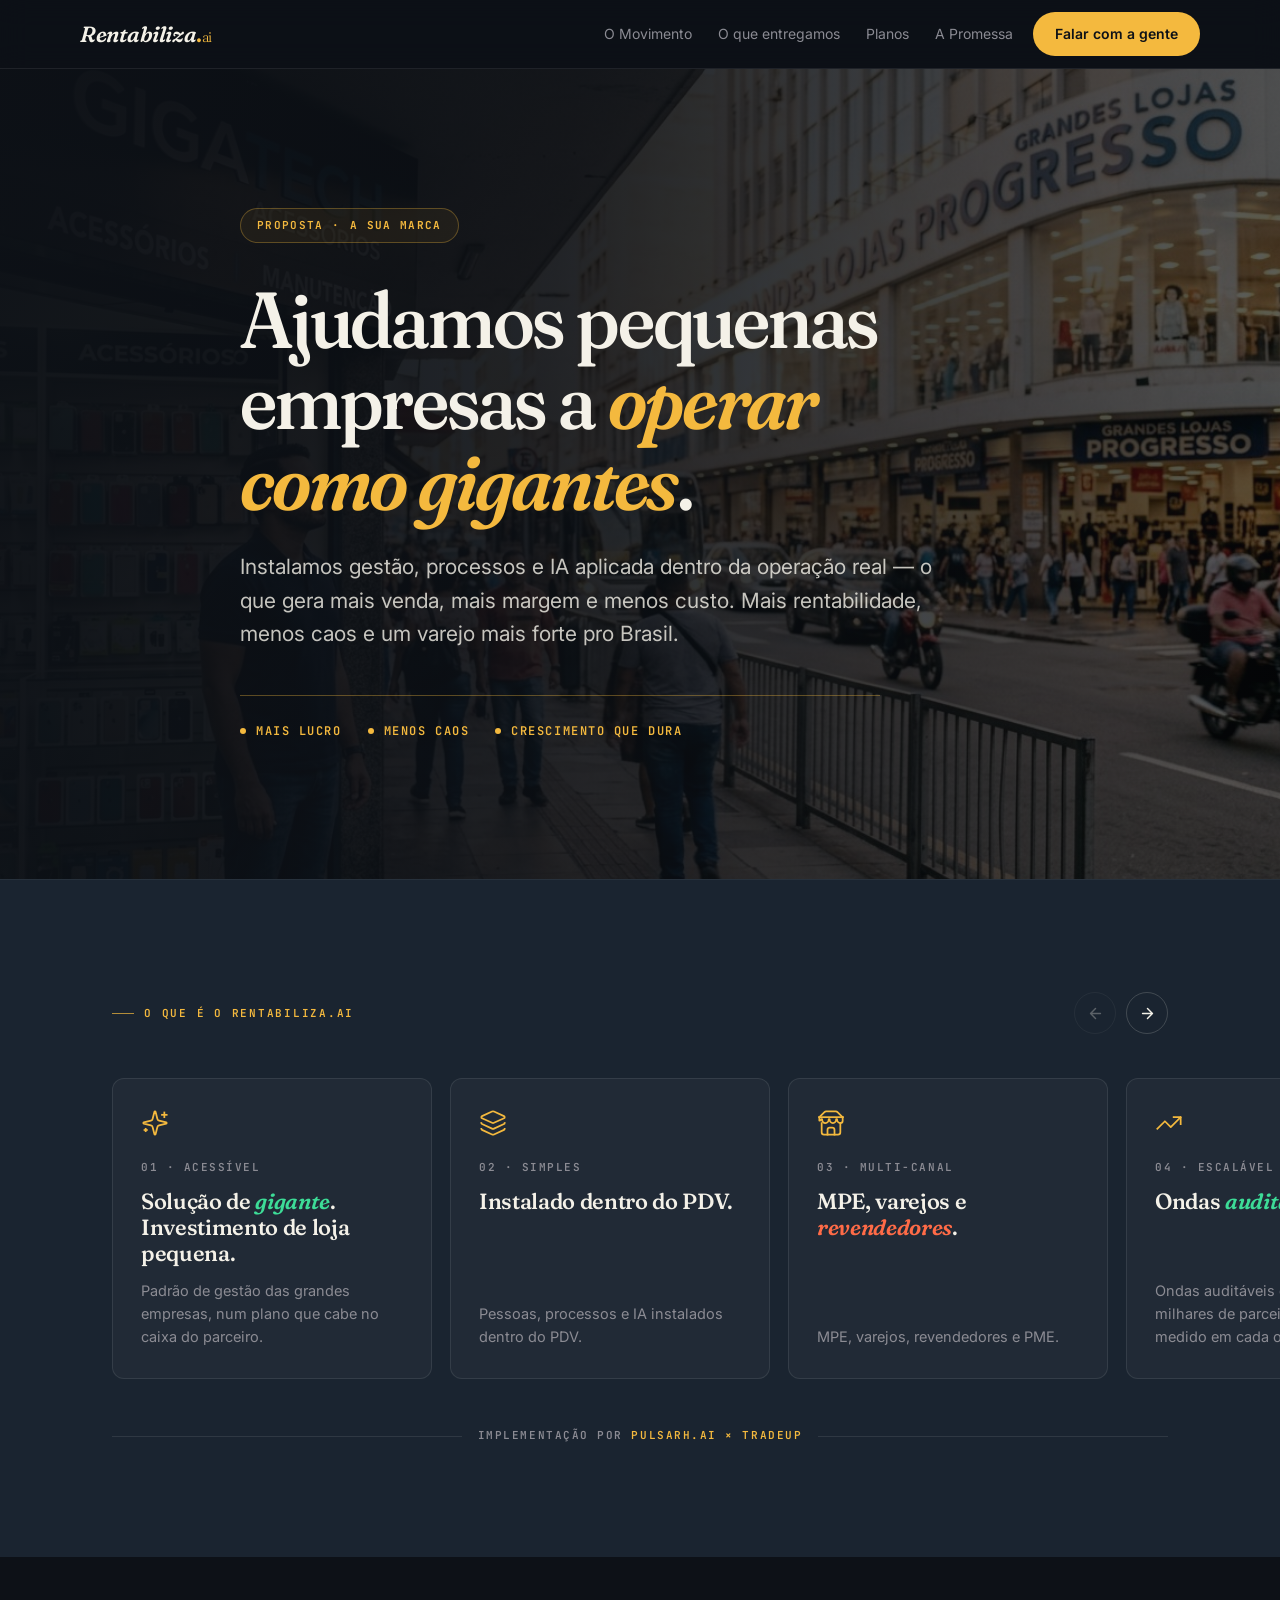
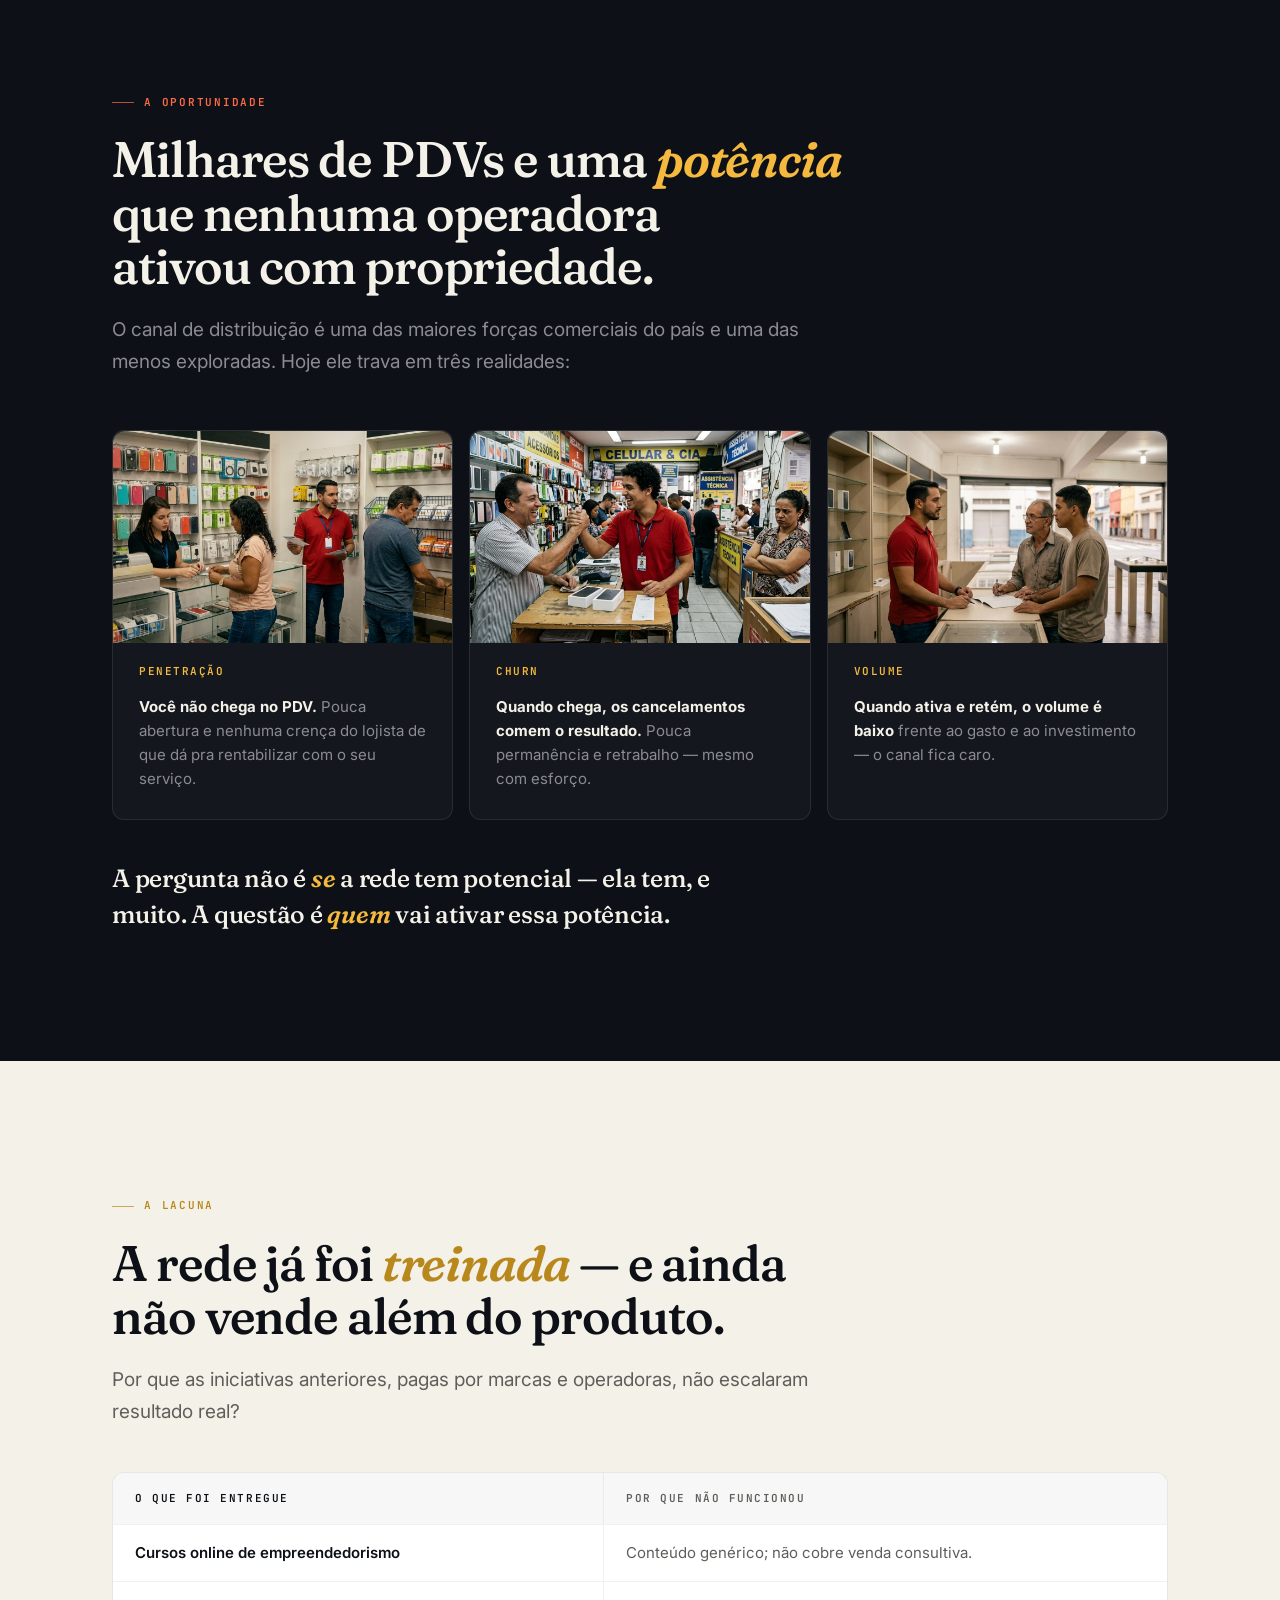
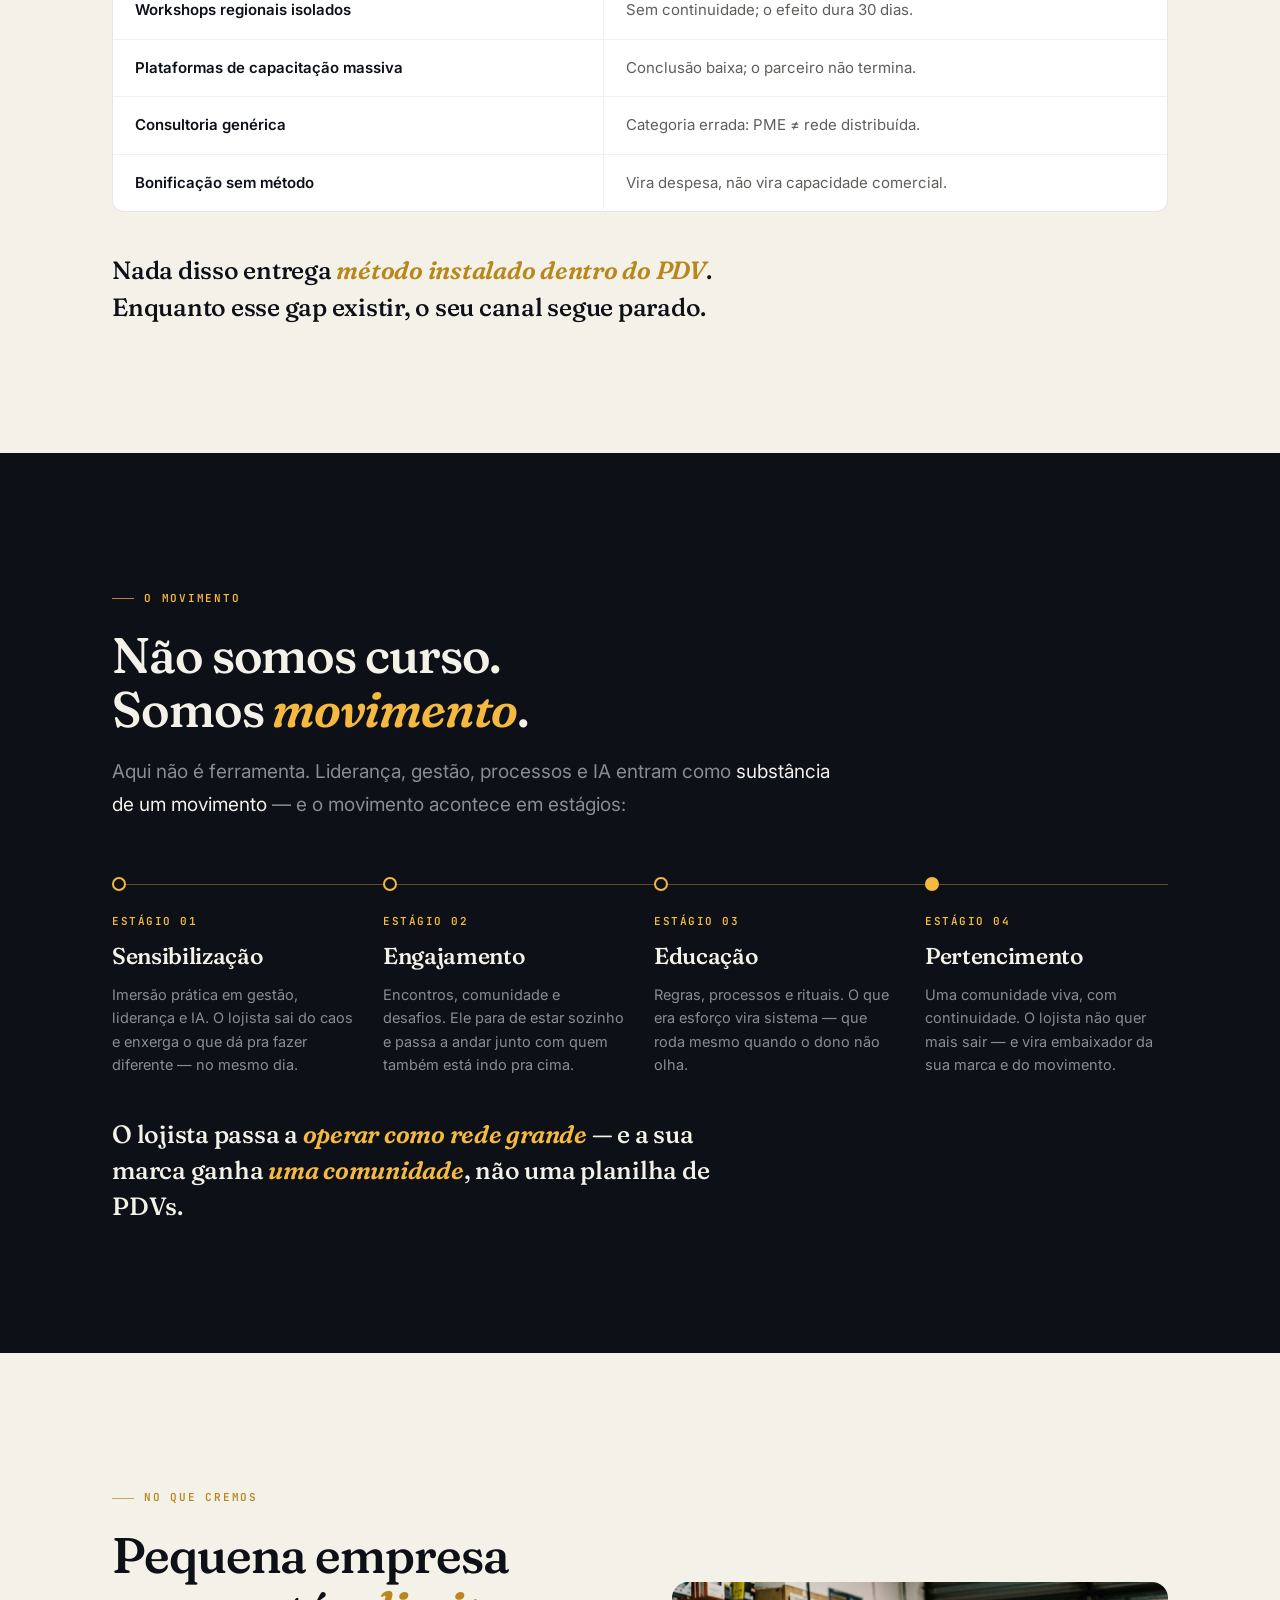
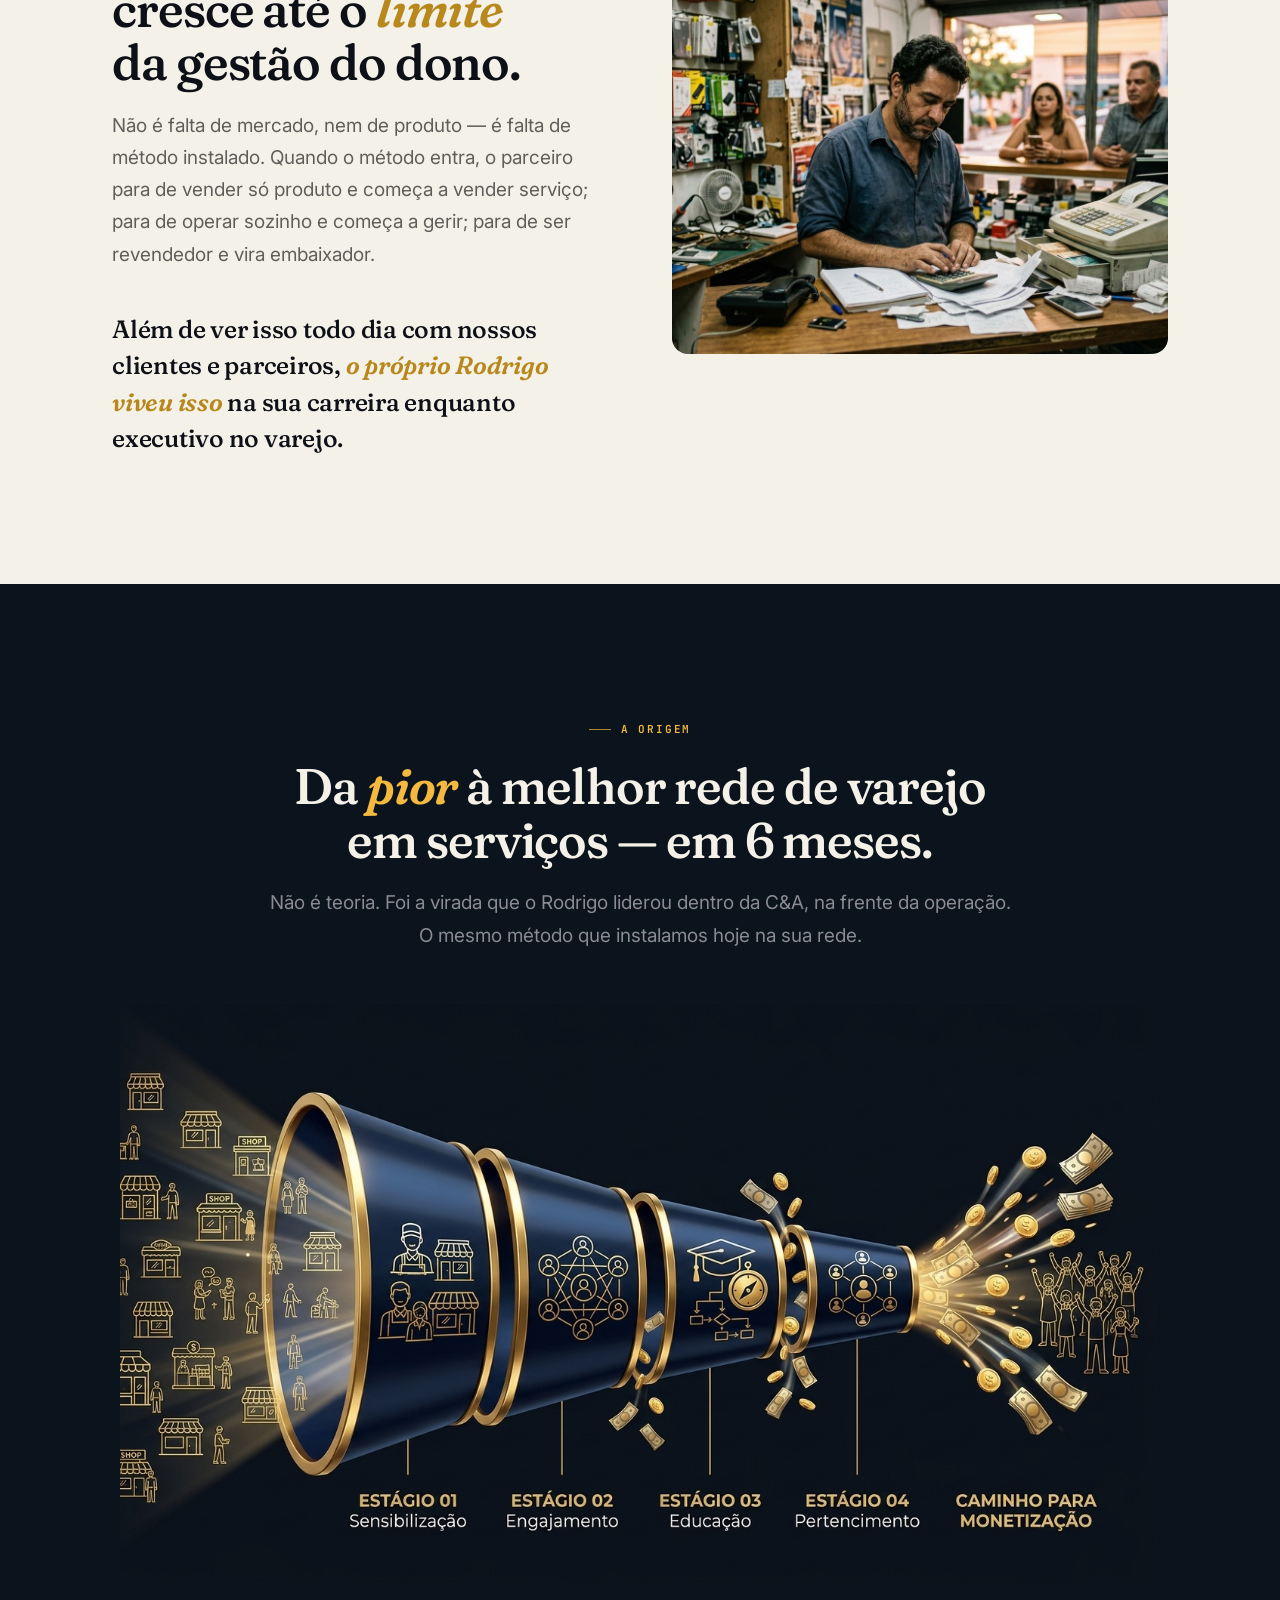
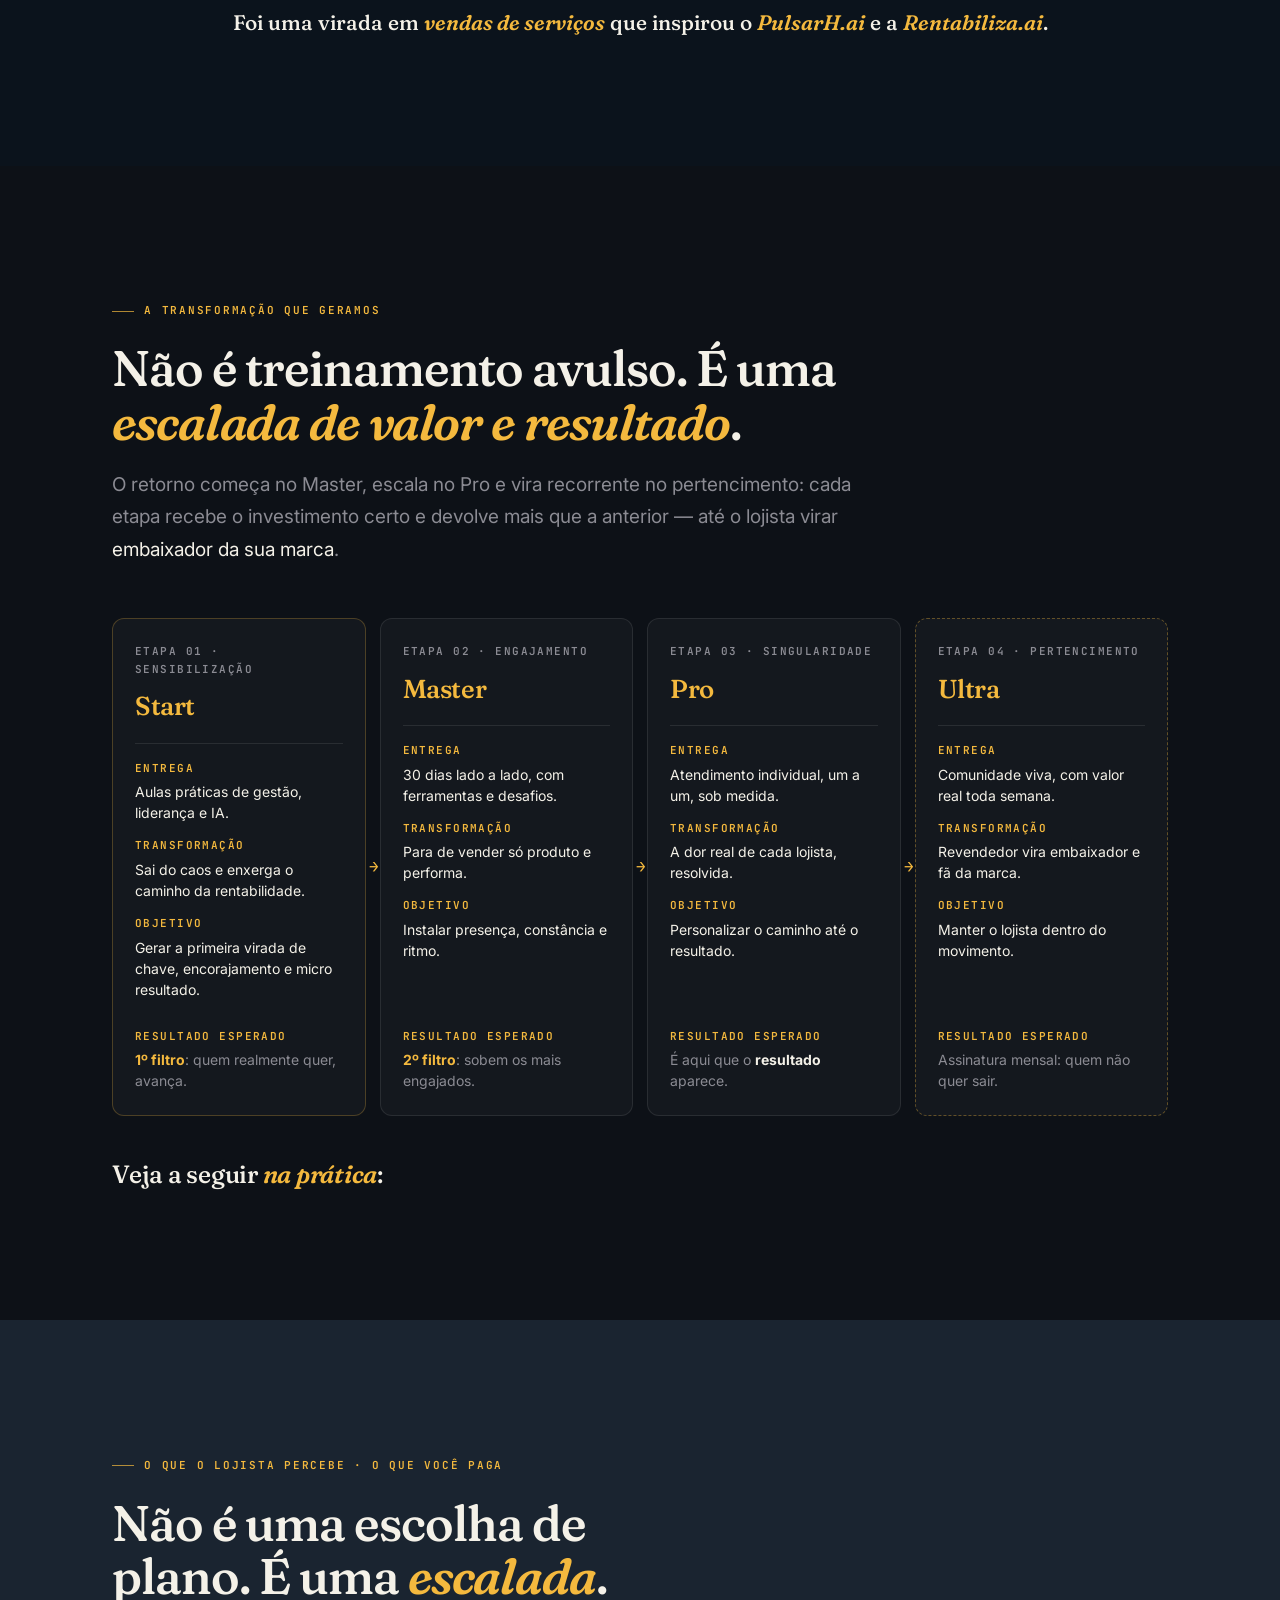
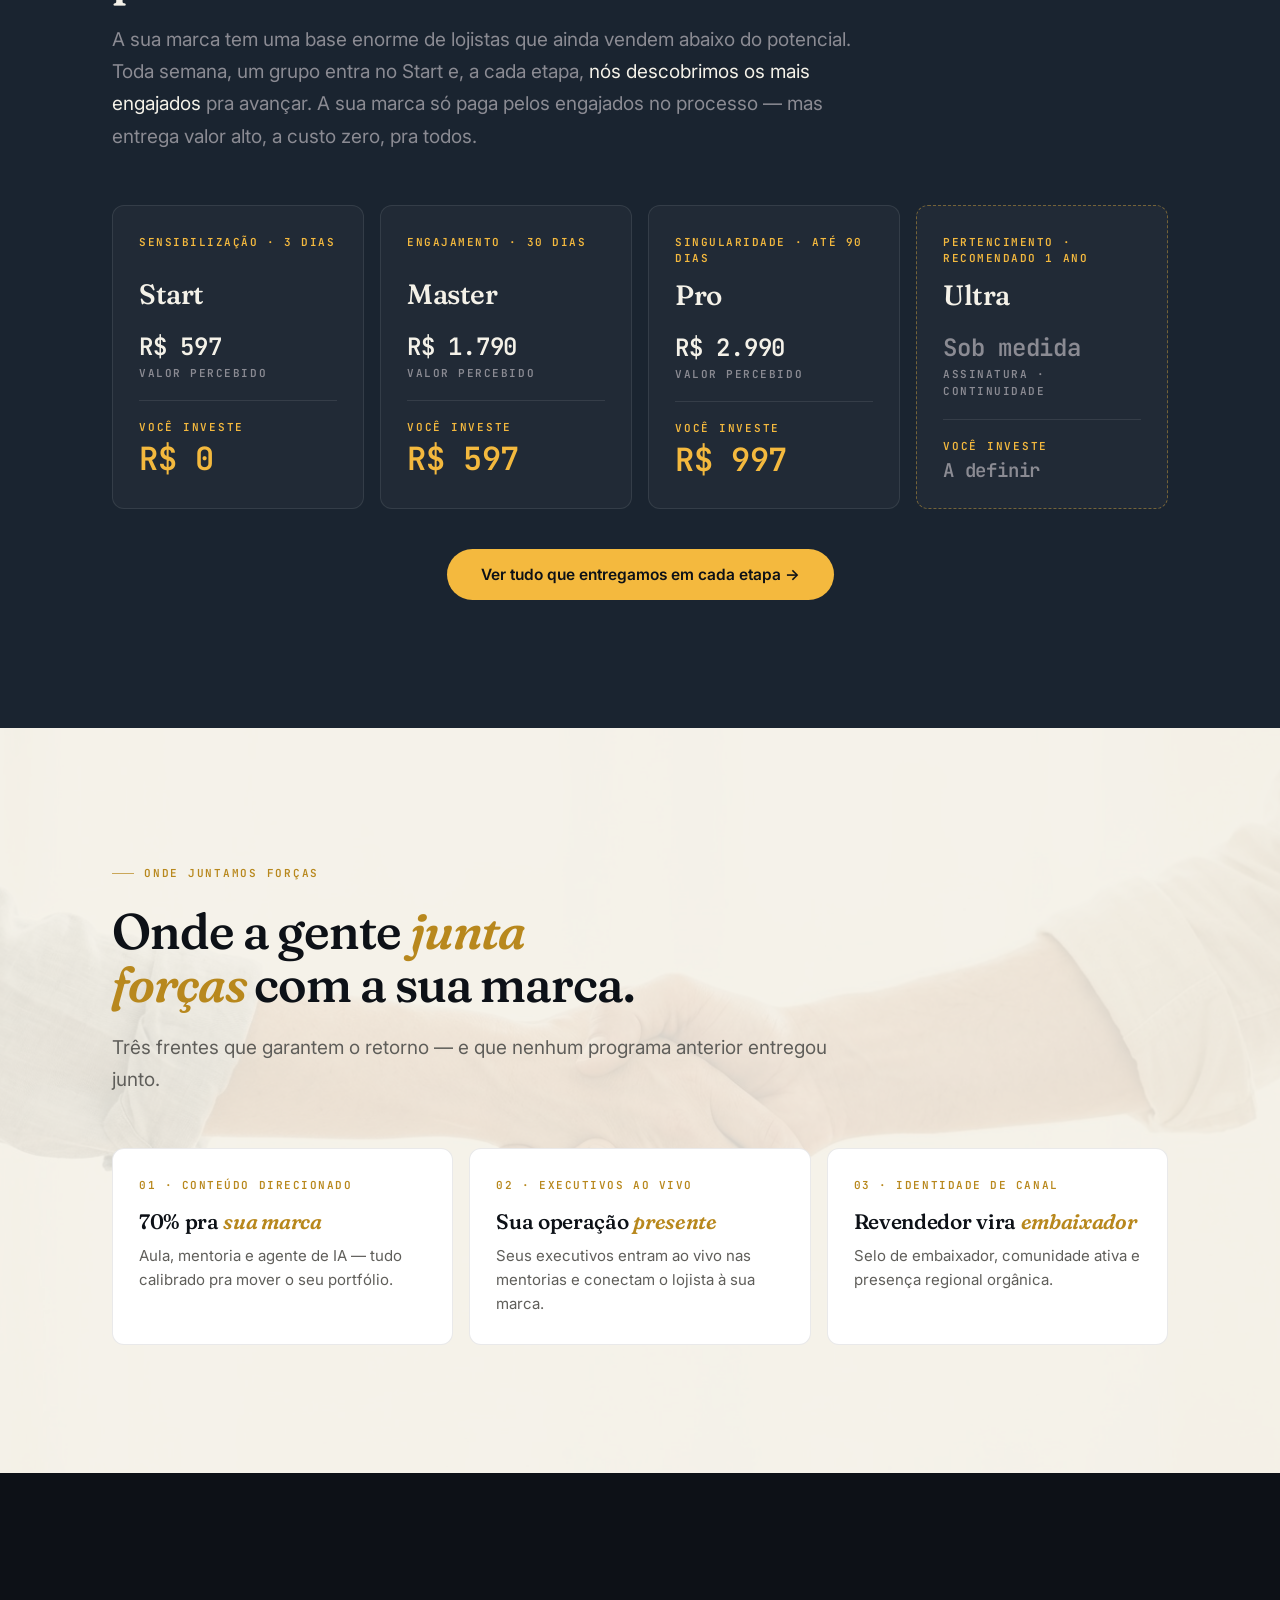
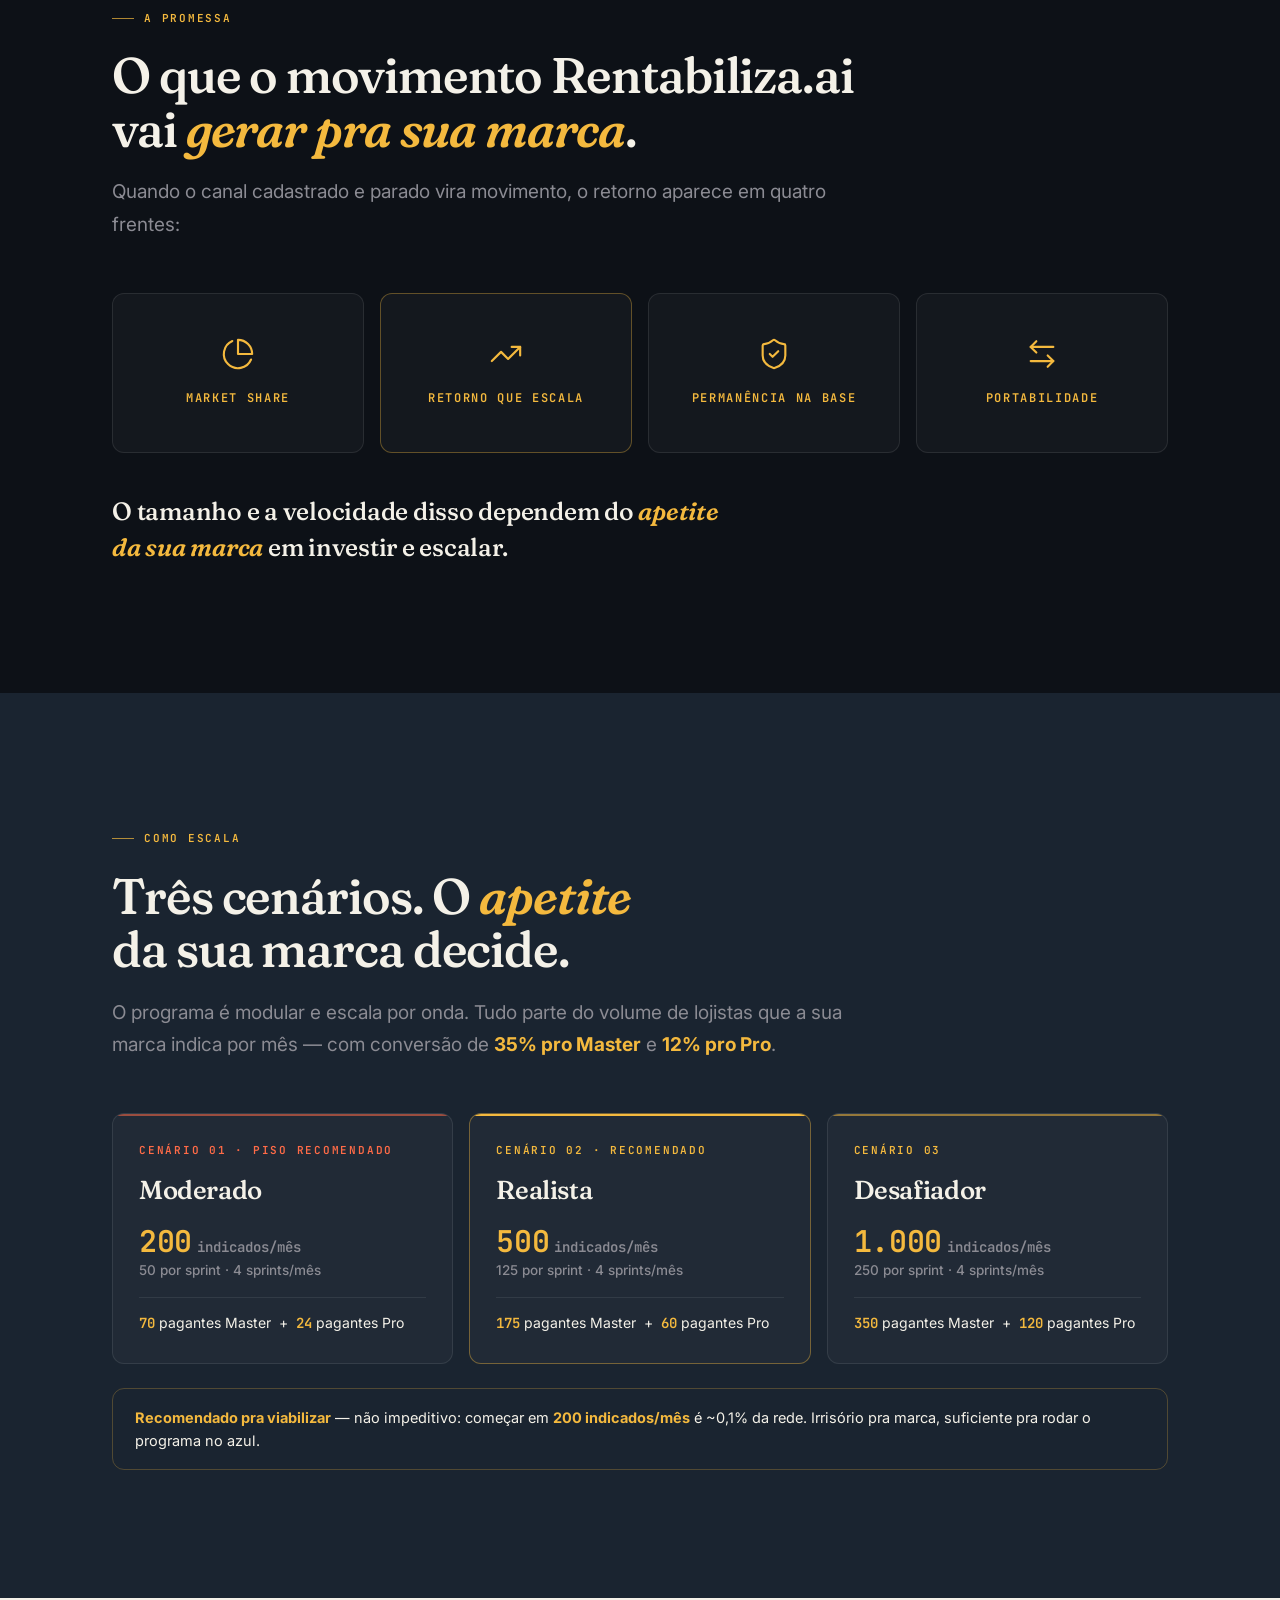
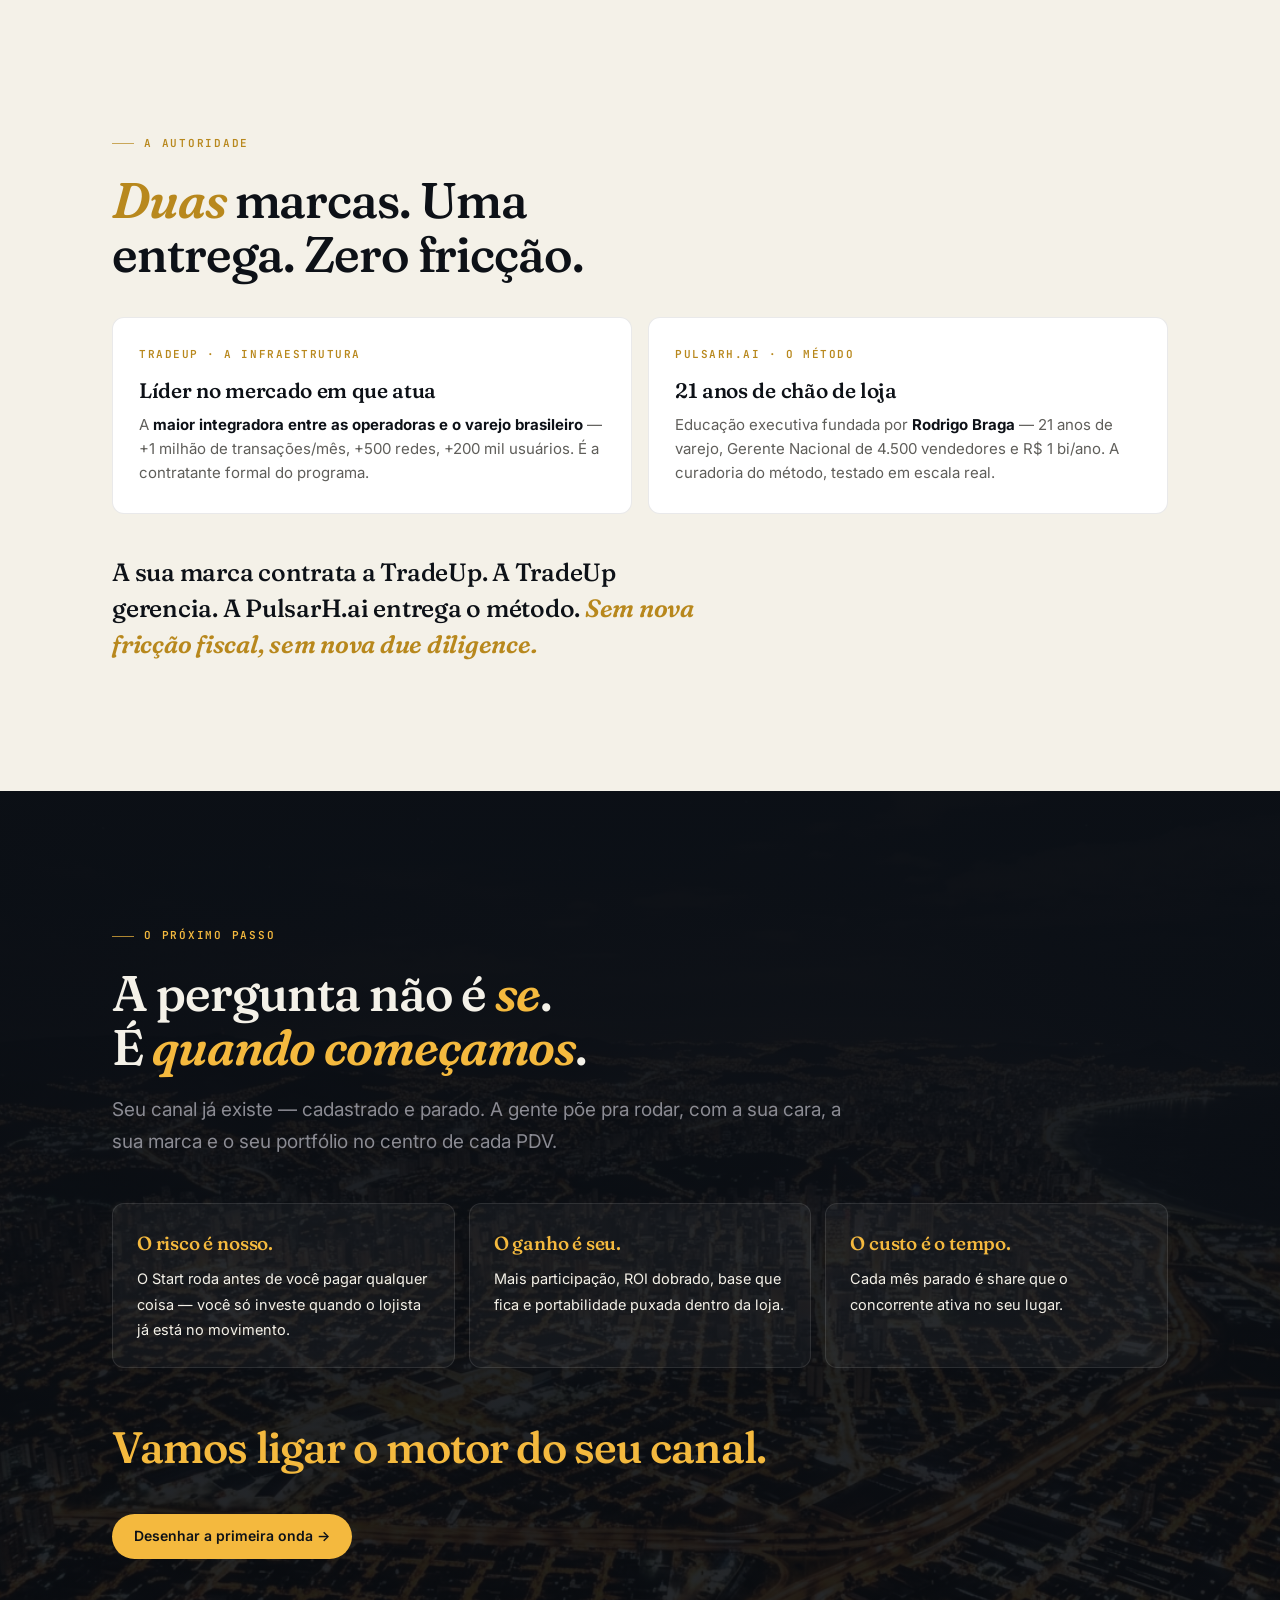
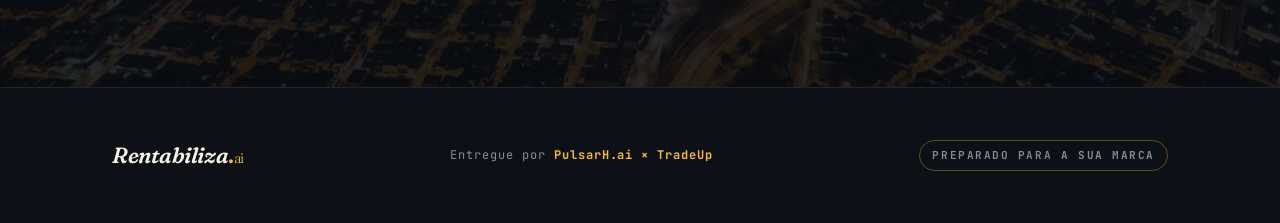
<file: proposta.html>
<!DOCTYPE html>
<html lang="pt-BR">
<head>
<meta charset="UTF-8">
<meta name="viewport" content="width=device-width, initial-scale=1.0">
<title>Rentabiliza.ai · Proposta</title>
<meta name="description" content="Proposta Rentabiliza.ai — instalamos gestão, processos e IA dentro do PDV pra ativar o seu canal. Um movimento, não um curso.">
<link rel="icon" type="image/svg+xml" href="assets/brand/logo-mono-amber.svg">
<link rel="stylesheet" href="assets/brand/rentabiliza-tokens.css">
<style>
  /* =========================================================================
     PROPOSTA — LP de pitch de parceria (banho de UI · ago/2026)
     Mesmo sistema da capa: Fraunces RETA 540 nos títulos, itálico âmbar só na
     ênfase; escala disciplinada (piso 11px); hairlines; reveal sutil no scroll.
     ========================================================================= */
  *,*::before,*::after{margin:0;padding:0;box-sizing:border-box;}
  html{scroll-behavior:smooth;}
  body{background:var(--r-bg-primary-dark);color:var(--r-text-on-dark);font-family:var(--r-font-body);
    line-height:1.6;-webkit-font-smoothing:antialiased;overflow-x:hidden;}
  img{max-width:100%;display:block;}
  a{color:inherit;text-decoration:none;}
  ::selection{background:rgba(244,185,62,.25);}
  .wrap{max-width:1120px;margin:0 auto;padding:0 clamp(20px,4vw,32px);}

  /* reveal sutil */
  .rv{opacity:0;transform:translateY(16px);transition:opacity .7s cubic-bezier(.2,.6,.2,1),transform .7s cubic-bezier(.2,.6,.2,1);}
  .rv.in{opacity:1;transform:none;}
  @media(prefers-reduced-motion:reduce){.rv{opacity:1;transform:none;transition:none;}}

  .eyebrow{display:inline-flex;align-items:center;gap:10px;font-family:var(--r-font-mono);font-size:11px;
    font-weight:600;letter-spacing:.16em;text-transform:uppercase;color:var(--r-amber);margin-bottom:22px;}
  .eyebrow::before{content:"";width:22px;height:1px;background:currentColor;opacity:.7;}
  .eyebrow.red{color:var(--r-coral);}
  h2.title{font-family:var(--r-font-display);font-variation-settings:var(--r-fraunces-axes);font-style:normal;
    font-weight:540;font-size:clamp(30px,4vw,50px);line-height:1.07;letter-spacing:-.022em;text-wrap:balance;margin-bottom:20px;max-width:24ch;}
  h2.title em{font-style:italic;font-weight:600;color:var(--r-amber);}
  .sub{font-size:clamp(16px,1.8vw,19px);line-height:1.7;max-width:62ch;color:var(--r-text-muted-dark);}
  .closing{font-family:var(--r-font-display);font-variation-settings:var(--r-fraunces-axes);font-style:normal;
    font-weight:500;font-size:clamp(19px,2.1vw,25px);line-height:1.45;margin-top:40px;max-width:38ch;letter-spacing:-.01em;}
  .closing em{font-style:italic;font-weight:600;color:var(--r-amber);}

  section{padding:clamp(72px,10vw,128px) 0;position:relative;}
  .light{background:var(--r-bg-primary-light);color:var(--r-text-on-light);}
  .light .sub{color:var(--r-text-muted-light);}
  .light .closing em,.light .eyebrow,.light h2.title em{color:#B8881D;}
  .dark2{background:var(--r-bg-secondary-dark);}

  /* header */
  header{position:sticky;top:0;z-index:100;background:rgba(13,17,23,.82);backdrop-filter:blur(14px);
    -webkit-backdrop-filter:blur(14px);border-bottom:1px solid rgba(255,255,255,.08);}
  .hbar{display:flex;align-items:center;gap:20px;padding:12px 0;}
  .wm{font-family:var(--r-font-display);font-variation-settings:var(--r-fraunces-axes);font-size:22px;line-height:1;letter-spacing:-.02em;}
  .wm .n{font-style:italic;font-weight:600;color:var(--r-text-on-dark);}
  .wm .d,.wm .ai{color:var(--r-amber);font-weight:600;} .wm .ai{font-weight:300;font-size:.65em;}
  .hnav{margin-left:auto;display:flex;gap:26px;align-items:center;font-size:14px;color:var(--r-text-muted-dark);}
  .hnav a{transition:color var(--r-transition-base);}
  .hnav a:hover{color:var(--r-amber);}
  .cta{display:inline-flex;align-items:center;gap:8px;padding:11px 22px;background:var(--r-amber);
    color:var(--r-bg-primary-dark);font-weight:600;font-size:14px;border-radius:999px;border:none;cursor:pointer;
    transition:background var(--r-transition-base),transform var(--r-transition-base);font-family:var(--r-font-body);}
  .cta:hover{background:var(--r-amber-hover);transform:translateY(-1px);}
  @media(max-width:860px){.hnav{display:none;}}

  /* hero */
  .hero{min-height:90vh;display:flex;align-items:center;position:relative;overflow:hidden;padding:96px 0;}
  .hero-bg{position:absolute;inset:0;background:url('assets/images/hero-capa.jpg') center/cover no-repeat;z-index:0;
    filter:saturate(.9) contrast(1.04) brightness(.5);transform:scale(1.06);transform-origin:top left;}
  .hero-ov{position:absolute;inset:0;z-index:1;background:
    linear-gradient(97deg,rgba(13,17,23,.96) 0%,rgba(13,17,23,.82) 42%,rgba(13,17,23,.48) 78%,rgba(13,17,23,.26) 100%);}
  .hero .wrap{position:relative;z-index:2;}
  .hero-badge{display:inline-flex;align-items:center;gap:10px;margin-bottom:36px;padding:8px 16px;
    background:rgba(244,185,62,.06);border:1px solid rgba(244,185,62,.3);border-radius:999px;font-family:var(--r-font-mono);
    font-size:11px;font-weight:600;letter-spacing:.12em;text-transform:uppercase;color:var(--r-amber);}
  .hero-badge img{height:15px;}
  .hero h1{font-family:var(--r-font-display);font-variation-settings:var(--r-fraunces-axes);font-style:normal;font-weight:540;
    font-size:clamp(42px,6.2vw,84px);line-height:1.02;letter-spacing:-.028em;max-width:16ch;margin-bottom:28px;text-wrap:balance;}
  .hero h1 em{font-style:italic;font-weight:600;color:var(--r-amber);}
  .hero p{font-family:var(--r-font-body);font-weight:400;
    font-size:clamp(17px,1.9vw,21px);line-height:1.6;max-width:54ch;color:rgba(244,241,232,.8);margin-bottom:44px;}
  .triad{display:flex;flex-wrap:wrap;gap:14px 26px;padding-top:26px;border-top:1px solid rgba(244,185,62,.35);max-width:640px;}
  .ti{display:inline-flex;align-items:center;gap:10px;font-family:var(--r-font-mono);font-size:12px;font-weight:600;
    letter-spacing:.13em;text-transform:uppercase;color:var(--r-amber);}
  .ti::before{content:"";width:6px;height:6px;border-radius:50%;background:var(--r-amber);}

  /* grids/cards genéricos */
  .grid{display:grid;gap:16px;margin-top:52px;}
  .g2{grid-template-columns:repeat(auto-fit,minmax(280px,1fr));}
  .g3{grid-template-columns:repeat(auto-fit,minmax(250px,1fr));}
  .card{padding:28px 26px;border-radius:var(--r-radius-lg);background:rgba(255,255,255,.03);border:1px solid rgba(255,255,255,.09);
    transition:border-color var(--r-transition-base),transform var(--r-transition-base);}
  .card:hover{border-color:var(--r-amber-border);transform:translateY(-2px);}
  .light .card{background:#fff;border:1px solid rgba(13,17,23,.09);}
  .light .card:hover{border-color:rgba(244,185,62,.5);}
  .card .num{font-family:var(--r-font-mono);font-size:11px;font-weight:600;letter-spacing:.14em;text-transform:uppercase;color:var(--r-amber);margin-bottom:14px;}
  .light .card .num{color:#B8881D;}
  .card h3{font-family:var(--r-font-display);font-variation-settings:var(--r-fraunces-axes);font-style:normal;font-weight:540;font-size:21px;line-height:1.2;letter-spacing:-.015em;margin-bottom:10px;}
  .card h3 em{font-style:italic;font-weight:600;color:var(--r-amber);} .light .card h3 em{color:#B8881D;}
  .card p{font-size:15px;line-height:1.6;color:var(--r-text-muted-dark);} .light .card p{color:var(--r-text-muted-light);}
  .card-img{border-radius:12px 12px 0 0;overflow:hidden;aspect-ratio:16/10;margin:-28px -26px 20px;}
  .card-img img{width:100%;height:100%;object-fit:cover;}

  /* trilho — O QUE É (mesmo padrão da capa) */
  .intro-section{padding:clamp(72px,9vw,112px) 0;position:relative;background:var(--r-bg-secondary-dark);border-top:1px solid rgba(255,255,255,.06);}
  .intro-head{max-width:1120px;margin:0 auto 40px;padding:0 clamp(20px,4vw,32px);display:flex;align-items:center;justify-content:space-between;gap:24px;}
  .intro-eyebrow{display:inline-flex;align-items:center;gap:10px;font-family:var(--r-font-mono);font-size:11px;font-weight:600;letter-spacing:.16em;text-transform:uppercase;color:var(--r-amber);}
  .intro-eyebrow::before{content:"";width:22px;height:1px;background:currentColor;opacity:.7;}
  .rail-arrows{display:flex;gap:10px;}
  .rail-btn{width:42px;height:42px;border-radius:50%;border:1px solid rgba(244,241,232,.18);color:var(--r-text-on-dark);
    display:inline-flex;align-items:center;justify-content:center;background:none;cursor:pointer;
    transition:border-color var(--r-transition-base),color var(--r-transition-base),opacity var(--r-transition-base);}
  .rail-btn:hover{border-color:var(--r-amber);color:var(--r-amber);}
  .rail-btn[disabled]{opacity:.3;pointer-events:none;}
  .rail-btn svg{width:17px;height:17px;}
  .intro-scroller{overflow-x:auto;overscroll-behavior-x:contain;scroll-snap-type:x mandatory;scrollbar-width:none;
    display:flex;gap:18px;
    padding:4px max(20px,calc((100vw - 1120px)/2 + 32px)) 8px;
    scroll-padding-left:max(20px,calc((100vw - 1120px)/2 + 32px));}
  .intro-scroller::-webkit-scrollbar{display:none;}
  .intro-card{flex:0 0 320px;max-width:320px;min-height:250px;scroll-snap-align:start;display:flex;flex-direction:column;padding:30px 28px;
    background:rgba(255,255,255,.03);border:1px solid rgba(255,255,255,.09);border-radius:var(--r-radius-lg);
    transition:border-color var(--r-transition-base),transform var(--r-transition-base);}
  .intro-card:hover{border-color:var(--r-amber-border);transform:translateY(-2px);}
  .intro-card-icon{width:28px;height:28px;color:var(--r-amber);margin-bottom:22px;stroke-width:1.5;}
  .intro-card-num{font-family:var(--r-font-mono);font-size:11px;font-weight:600;letter-spacing:.14em;color:var(--r-text-muted-dark);text-transform:uppercase;margin-bottom:12px;}
  .intro-card-title{font-family:var(--r-font-display);font-variation-settings:var(--r-fraunces-axes);font-style:normal;font-weight:540;font-size:22px;line-height:1.18;letter-spacing:-.015em;color:var(--r-text-on-dark);margin-bottom:12px;}
  .intro-card-title em{font-style:italic;font-weight:600;}
  .intro-card-desc{font-family:var(--r-font-body);font-size:14.5px;line-height:1.6;color:var(--r-text-muted-dark);margin-top:auto;}
  .intro-scroll-cue{display:flex;align-items:center;gap:16px;max-width:1120px;margin:40px auto 0;padding:0 clamp(20px,4vw,32px);font-family:var(--r-font-mono);font-size:11px;font-weight:600;letter-spacing:.14em;text-transform:uppercase;color:var(--r-text-muted-dark);}
  .intro-scroll-cue .ir{flex:1;height:1px;background:rgba(255,255,255,.09);}
  .intro-scroll-cue strong{color:var(--r-amber);font-weight:600;}
  @media(max-width:640px){.intro-card{flex:0 0 264px;max-width:264px;padding:26px 24px;min-height:230px}.intro-card-title{font-size:19px}}

  /* 2 colunas texto+imagem */
  .split{display:grid;grid-template-columns:1fr 1fr;gap:clamp(32px,5vw,64px);align-items:center;}
  .split.rev{direction:rtl;} .split.rev>*{direction:ltr;}
  .split .img{border-radius:var(--r-radius-xl);overflow:hidden;aspect-ratio:4/3;}
  .split .img img{width:100%;height:100%;object-fit:cover;}

  /* tabela lacuna (vira card no mobile) */
  .tbl{margin-top:44px;border:1px solid rgba(13,17,23,.1);border-radius:var(--r-radius-lg);overflow:hidden;background:#fff;}
  .trow{display:grid;grid-template-columns:1fr 1.15fr;}
  .trow>div{padding:17px 22px;border-top:1px solid rgba(13,17,23,.06);font-size:15px;line-height:1.5;}
  .trow:first-child>div{border-top:none;background:rgba(13,17,23,.03);font-family:var(--r-font-mono);font-size:11px;font-weight:600;letter-spacing:.14em;text-transform:uppercase;color:#B8881D;}
  .trow>div:first-child{font-weight:600;color:var(--r-text-on-light);}
  .trow>div:last-child{color:var(--r-text-muted-light);border-left:1px solid rgba(13,17,23,.06);}
  .trow .tlabel{display:none;}

  /* timeline "O Movimento" */
  .tl{margin-top:56px;position:relative;display:grid;grid-template-columns:repeat(4,1fr);gap:28px;}
  .tl::before{content:'';position:absolute;top:7px;left:0;right:0;height:1px;background:rgba(244,185,62,.35);}
  .tl-node{position:relative;padding-top:36px;}
  .tl-node::before{content:'';position:absolute;top:0;left:0;width:14px;height:14px;border-radius:999px;background:var(--r-bg-primary-dark);border:2px solid var(--r-amber);}
  .tl-node.open::before{background:var(--r-amber);}
  .tl-node .sn{font-family:var(--r-font-mono);font-size:11px;font-weight:600;letter-spacing:.14em;text-transform:uppercase;color:var(--r-amber);margin-bottom:8px;}
  .tl-node h3{font-family:var(--r-font-display);font-variation-settings:var(--r-fraunces-axes);font-style:normal;font-weight:540;font-size:23px;letter-spacing:-.015em;color:var(--r-text-on-dark);margin-bottom:8px;}
  .tl-node p{font-size:14.5px;line-height:1.6;color:var(--r-text-muted-dark);}
  .tl-node .tag{display:inline-block;margin-top:12px;font-family:var(--r-font-mono);font-size:11px;font-weight:600;letter-spacing:.1em;text-transform:uppercase;color:var(--r-amber);border:1px dashed rgba(244,185,62,.5);border-radius:999px;padding:3px 10px;}
  @media(max-width:820px){
    .tl{grid-template-columns:1fr;gap:0;}
    .tl::before{top:14px;bottom:14px;left:6px;right:auto;width:1px;height:auto;}
    .tl-node{padding:0 0 32px 32px;}
    .tl-node::before{top:4px;left:0;}
  }

  /* imagem como rei */
  .king{margin:52px auto 0;max-width:1040px;}
  .king img{display:block;width:100%;height:auto;border-radius:var(--r-radius-lg);}
  .king figcaption{margin-top:24px;font-family:var(--r-font-display);font-variation-settings:var(--r-fraunces-axes);font-style:normal;font-weight:500;font-size:clamp(16px,1.9vw,21px);line-height:1.4;color:var(--r-text-on-dark);text-align:center;}
  .king figcaption b{font-style:italic;color:var(--r-amber);font-weight:600;}

  /* prova */
  .stats{display:flex;flex-wrap:wrap;gap:40px;margin-top:32px;}
  .stat .big{font-family:var(--r-font-mono);font-weight:600;font-size:38px;letter-spacing:-.02em;color:var(--r-amber);line-height:1;}
  .stat .lbl{font-size:14px;color:var(--r-text-muted-dark);margin-top:8px;max-width:22ch;}
  .wip{margin-top:24px;display:inline-block;font-family:var(--r-font-mono);font-size:11px;font-weight:600;letter-spacing:.14em;text-transform:uppercase;color:var(--r-text-muted-dark);border:1px dashed rgba(255,255,255,.2);padding:6px 13px;border-radius:999px;}

  /* funil horizontal */
  .funnel{display:flex;gap:14px;align-items:stretch;margin-top:52px;}
  .fstage{flex:1;min-width:0;padding:24px 22px;border-radius:var(--r-radius-lg);background:rgba(255,255,255,.03);border:1px solid rgba(255,255,255,.09);display:flex;flex-direction:column;position:relative;}
  .fstage:nth-child(1){border-color:rgba(244,185,62,.25);}
  .fstage:nth-child(4){border-style:dashed;border-color:rgba(244,185,62,.35);}
  .fstage .fn{font-family:var(--r-font-mono);font-size:11px;font-weight:600;letter-spacing:.13em;text-transform:uppercase;color:var(--r-text-muted-dark);margin-bottom:8px;}
  .fstage .fname{font-family:var(--r-font-display);font-variation-settings:var(--r-fraunces-axes);font-style:normal;font-weight:540;font-size:26px;letter-spacing:-.015em;color:var(--r-amber);padding-bottom:15px;margin-bottom:16px;border-bottom:1px solid rgba(255,255,255,.09);}
  .fstage .frow{margin-bottom:14px;}
  .fstage .frow:last-of-type{margin-bottom:0;}
  .fstage .fl{display:block;font-family:var(--r-font-mono);font-size:11px;font-weight:600;letter-spacing:.13em;text-transform:uppercase;color:var(--r-amber);margin-bottom:4px;}
  .fstage .ft{display:block;font-size:14px;line-height:1.5;color:var(--r-text-on-dark);}
  .fstage .frow.res{margin-top:auto;padding-top:14px;}
  .fstage .frow.res .ft{color:var(--r-text-muted-dark);}
  .fstage .farrow{position:absolute;right:-14px;top:50%;transform:translateY(-50%);color:var(--r-amber);font-family:var(--r-font-mono);z-index:2;}
  .fstage:last-child .farrow{display:none;}

  /* escada / planos */
  .plans{display:grid;grid-template-columns:repeat(auto-fit,minmax(230px,1fr));gap:16px;margin-top:52px;}
  .plan{padding:28px 26px;border-radius:var(--r-radius-lg);background:rgba(255,255,255,.03);border:1px solid rgba(255,255,255,.09);display:flex;flex-direction:column;
    transition:border-color var(--r-transition-base),transform var(--r-transition-base);}
  .plan:hover{border-color:var(--r-amber-border);transform:translateY(-2px);}
  .plan.ultra{border-style:dashed;border-color:rgba(244,185,62,.4);}
  .plan .reco{position:absolute;top:-11px;right:16px;font-family:var(--r-font-mono);font-size:11px;font-weight:600;letter-spacing:.14em;text-transform:uppercase;color:var(--r-bg-primary-dark);background:var(--r-amber);padding:4px 10px;border-radius:999px;}
  .plan .ptag{font-family:var(--r-font-mono);font-size:11px;font-weight:600;letter-spacing:.14em;text-transform:uppercase;color:var(--r-amber);line-height:1.5;min-height:2.9em;}
  .plan .pname{font-family:var(--r-font-display);font-variation-settings:var(--r-fraunces-axes);font-style:normal;font-weight:540;font-size:28px;letter-spacing:-.015em;margin:6px 0 18px;}
  .plan .perc{font-family:var(--r-font-mono);font-size:24px;font-weight:600;letter-spacing:-.01em;line-height:1;}
  .plan .perc-l{font-family:var(--r-font-mono);font-size:11px;font-weight:600;letter-spacing:.14em;text-transform:uppercase;color:var(--r-text-muted-dark);margin-top:6px;}
  .plan hr{border:none;border-top:1px solid rgba(255,255,255,.09);margin:18px 0;}
  .plan .inv-l{font-family:var(--r-font-mono);font-size:11px;font-weight:600;letter-spacing:.16em;text-transform:uppercase;color:var(--r-amber);margin-bottom:6px;}
  .plan .inv{font-family:var(--r-font-mono);font-size:32px;font-weight:600;letter-spacing:-.01em;color:var(--r-amber);line-height:1;}
  .plan .inv.soft{font-size:19px;color:var(--r-text-muted-dark);}
  .plan .pbtn{margin-top:auto;padding-top:18px;}
  .plan .pbtn button{width:100%;padding:12px;background:transparent;border:1px solid rgba(244,185,62,.4);border-radius:999px;color:var(--r-amber);font-family:var(--r-font-body);font-weight:600;font-size:13.5px;cursor:pointer;transition:background var(--r-transition-base);}
  .plan .pbtn button:hover{background:rgba(244,185,62,.1);}

  /* modais */
  .modal{position:fixed;inset:0;z-index:1000;display:none;align-items:center;justify-content:center;padding:32px 16px;background:rgba(6,9,13,.72);backdrop-filter:blur(6px);}
  .modal.open{display:flex;}
  .modal-box{background:var(--r-bg-secondary-dark);border:1px solid rgba(255,255,255,.1);border-radius:var(--r-radius-xl);max-width:620px;width:100%;max-height:88vh;overflow-y:auto;padding:36px 34px;position:relative;}
  .modal-box .mclose{position:absolute;top:16px;right:16px;width:34px;height:34px;border-radius:999px;border:1px solid rgba(255,255,255,.15);background:rgba(255,255,255,.05);color:var(--r-text-on-dark);font-size:17px;cursor:pointer;line-height:1;}
  .modal-box .mtag{font-family:var(--r-font-mono);font-size:11px;font-weight:600;letter-spacing:.16em;text-transform:uppercase;color:var(--r-amber);}
  .modal-box h3{font-family:var(--r-font-display);font-variation-settings:var(--r-fraunces-axes);font-style:normal;font-weight:540;font-size:28px;letter-spacing:-.015em;margin:8px 0 22px;}
  .mitem{padding:15px 0;border-top:1px solid rgba(255,255,255,.08);}
  .mitem .ml{font-family:var(--r-font-mono);font-size:11px;font-weight:600;letter-spacing:.12em;text-transform:uppercase;color:var(--r-amber);margin-bottom:5px;}
  .mitem .mb{font-size:14.5px;line-height:1.55;color:var(--r-text-muted-dark);} .mitem .mb b{color:var(--r-text-on-dark);font-weight:600;}
  .mdays{display:flex;flex-direction:column;gap:8px;margin-top:5px;}
  .mday{display:grid;grid-template-columns:auto 1fr;gap:10px;align-items:baseline;}
  .mday .dd{font-family:var(--r-font-mono);font-size:11px;font-weight:600;color:var(--r-amber);white-space:nowrap;}
  .mday .dt{font-size:14px;line-height:1.45;color:var(--r-text-muted-dark);}

  /* CTA único abaixo dos planos */
  .plans-cta{display:flex;justify-content:center;margin-top:40px;}
  .plans-cta button{padding:16px 34px;background:var(--r-amber);border:none;border-radius:999px;color:var(--r-bg-primary-dark);font-family:var(--r-font-body);font-weight:600;font-size:15.5px;cursor:pointer;transition:background var(--r-transition-base),transform var(--r-transition-base);}
  .plans-cta button:hover{background:var(--r-amber-hover);transform:translateY(-1px);}
  /* modal largo — detalhes de entrega */
  .modal-box.wide{max-width:1120px;}
  .dgrid{display:grid;grid-template-columns:repeat(4,1fr);gap:14px;margin-top:10px;}
  .dcol{padding:22px 20px;border-radius:var(--r-radius-lg);background:rgba(255,255,255,.03);border:1px solid rgba(255,255,255,.09);display:flex;flex-direction:column;}
  .dcol.dcol-ultra{border-style:dashed;border-color:rgba(244,185,62,.35);}
  .dcol .dp{font-family:var(--r-font-display);font-variation-settings:var(--r-fraunces-axes);font-style:normal;font-weight:540;font-size:24px;letter-spacing:-.015em;color:var(--r-amber);}
  .dcol .dph{font-family:var(--r-font-mono);font-size:11px;font-weight:600;letter-spacing:.12em;text-transform:uppercase;color:var(--r-text-muted-dark);margin:4px 0 16px;padding-bottom:14px;border-bottom:1px solid rgba(255,255,255,.09);}
  .dcol .drow{margin-bottom:15px;}
  .dcol .dl{display:block;font-family:var(--r-font-mono);font-size:11px;font-weight:600;letter-spacing:.12em;text-transform:uppercase;color:var(--r-amber);margin-bottom:5px;}
  .dcol .dt{display:block;font-size:13.5px;line-height:1.5;color:var(--r-text-muted-dark);}
  .dcol .ddisc{margin-top:auto;padding-top:13px;border-top:1px dashed rgba(244,185,62,.3);font-size:12.5px;line-height:1.45;color:var(--r-amber);font-style:italic;}
  .dnote{margin-top:28px;text-align:center;padding:18px 22px;border-radius:12px;border:1px solid rgba(61,220,151,.45);color:var(--r-mint);font-weight:600;font-size:15.5px;line-height:1.5;}
  .dnote b{color:var(--r-mint);font-weight:700;}
  .dsub{margin-top:40px;text-align:center;font-family:var(--r-font-display);font-variation-settings:var(--r-fraunces-axes);font-style:normal;font-weight:540;font-size:23px;letter-spacing:-.015em;color:var(--r-text-on-dark);margin-bottom:18px;}
  .dsub em{font-style:italic;font-weight:600;color:var(--r-coral);}
  .dcol-x{border-color:rgba(255,107,71,.28);}
  .dcol .dp.x{color:var(--r-coral);}
  .dclist{list-style:none;margin:4px 0 0;padding:0;display:flex;flex-direction:column;gap:10px;}
  .dclist li{position:relative;padding-left:16px;font-size:13px;line-height:1.5;color:var(--r-text-muted-dark);}
  .dclist li::before{content:'+';position:absolute;left:0;top:-1px;color:var(--r-coral);font-weight:700;}
  .dclist li b{color:var(--r-text-on-dark);font-weight:600;}
  .dfoot{margin-top:22px;text-align:center;font-family:var(--r-font-mono);font-size:11px;letter-spacing:.03em;color:var(--r-text-muted-dark);}
  @media(max-width:820px){ .dgrid{grid-template-columns:1fr;} }

  /* contrapartida */
  .cont4{display:grid;grid-template-columns:repeat(auto-fit,minmax(200px,1fr));gap:16px;margin-top:52px;}
  .cbox{padding:36px 24px;border-radius:var(--r-radius-lg);background:rgba(255,255,255,.03);border:1px solid rgba(255,255,255,.09);display:flex;flex-direction:column;align-items:center;justify-content:center;text-align:center;gap:18px;min-height:160px;
    transition:border-color var(--r-transition-base),transform var(--r-transition-base);}
  .cbox:hover{border-color:var(--r-amber-border);transform:translateY(-2px);}
  .cbox.hl{border-color:rgba(244,185,62,.35);}
  .cbox-icon{width:34px;height:34px;color:var(--r-amber);stroke-width:1.5;}
  .cbox .cl{font-family:var(--r-font-mono);font-size:12px;font-weight:600;letter-spacing:.14em;text-transform:uppercase;color:var(--r-amber);margin:0;}

  /* timeline 6 meses */
  .timeline{display:grid;grid-template-columns:repeat(6,1fr);gap:10px;margin-top:52px;position:relative;}
  .timeline::before{content:"";position:absolute;left:0;right:0;top:34px;height:1px;background:rgba(244,185,62,.35);}
  .tnode{position:relative;padding-top:52px;text-align:center;}
  .tnode::before{content:"";position:absolute;top:28px;left:50%;transform:translateX(-50%);width:13px;height:13px;border-radius:50%;background:var(--r-bg-secondary-dark);border:2px solid var(--r-amber);}
  .tnode .tm{font-family:var(--r-font-mono);font-size:11px;font-weight:600;letter-spacing:.1em;text-transform:uppercase;color:var(--r-text-muted-dark);position:absolute;top:0;left:0;right:0;}
  .tnode .tv{font-family:var(--r-font-mono);font-weight:600;font-size:24px;letter-spacing:-.01em;color:var(--r-amber);line-height:1;}
  .tnode .tl{font-size:11.5px;color:var(--r-text-muted-dark);margin-top:5px;line-height:1.35;}
  .tnode .tp{margin-top:10px;font-family:var(--r-font-mono);font-size:14.5px;font-weight:600;color:var(--r-text-on-dark);}
  .tnode .tpl{font-size:11px;color:var(--r-text-muted-dark);}

  /* como escala · três cenários */
  .scen{display:grid;grid-template-columns:repeat(3,1fr);gap:16px;margin-top:52px;}
  .scol{position:relative;overflow:hidden;padding:28px 26px;border-radius:var(--r-radius-lg);background:rgba(255,255,255,.03);border:1px solid rgba(255,255,255,.09);
    transition:border-color var(--r-transition-base),transform var(--r-transition-base);}
  .scol:hover{border-color:var(--r-amber-border);transform:translateY(-2px);}
  .scol.hl{border-color:rgba(244,185,62,.4);}
  .scol-top{position:absolute;top:0;left:0;right:0;height:2px;}
  .scol-top.red{background:var(--r-coral);opacity:.55;}
  .scol-top.grad{background:var(--r-amber);}
  .scol-top.amber{background:var(--r-amber);opacity:.55;}
  .scol .stag{font-family:var(--r-font-mono);font-size:11px;font-weight:600;letter-spacing:.16em;text-transform:uppercase;color:var(--r-amber);margin-bottom:10px;}
  .scol .stag.red{color:var(--r-coral);}
  .scol .sname{font-family:var(--r-font-display);font-variation-settings:var(--r-fraunces-axes);font-style:normal;font-weight:540;font-size:26px;letter-spacing:-.015em;color:var(--r-text-on-dark);margin-bottom:14px;}
  .scol .snum{font-family:var(--r-font-mono);font-weight:600;font-size:30px;letter-spacing:-.01em;color:var(--r-amber);line-height:1;margin-bottom:4px;}
  .scol .snum span{font-size:14px;color:var(--r-text-muted-dark);font-weight:600;margin-left:5px;letter-spacing:0;}
  .scol .ssub{font-size:13.5px;color:var(--r-text-muted-dark);font-weight:500;margin-bottom:16px;}
  .scol .sres{font-size:14px;line-height:1.6;color:var(--r-text-on-dark);padding-top:14px;border-top:1px solid rgba(255,255,255,.08);}
  .scol .sres b{font-family:var(--r-font-mono);color:var(--r-amber);font-weight:600;}
  .scen-note{margin-top:24px;padding:17px 22px;border:1px solid rgba(244,185,62,.25);border-radius:12px;font-size:14.5px;line-height:1.6;color:var(--r-text-on-dark);}
  .scen-note b{color:var(--r-amber);}
  @media(max-width:820px){ .scen{grid-template-columns:1fr;} }

  /* onde juntamos forças */
  #forcas{position:relative;overflow:hidden;}
  #forcas::before{content:'';position:absolute;inset:0;background:url('assets/images/forcas-bg.jpg') center/cover no-repeat;opacity:.12;pointer-events:none;z-index:0;}
  #forcas .wrap{position:relative;z-index:1;}

  /* CTA final */
  .final{position:relative;overflow:hidden;}
  .final-bg{position:absolute;inset:0;background:url('assets/images/industria-12-rede.jpg') center/cover no-repeat;filter:brightness(.32) saturate(.85);z-index:0;}
  .final-ov{position:absolute;inset:0;z-index:1;background:linear-gradient(180deg,rgba(13,17,23,.88),rgba(13,17,23,.62));}
  .final .wrap{position:relative;z-index:2;}
  .beats{display:grid;grid-template-columns:repeat(auto-fit,minmax(230px,1fr));gap:14px;margin:44px 0;}
  .beat{padding:24px 24px;border-radius:var(--r-radius-lg);background:rgba(255,255,255,.04);border:1px solid rgba(255,255,255,.1);}
  .beat b{display:block;font-family:var(--r-font-display);font-variation-settings:var(--r-fraunces-axes);font-style:normal;font-weight:540;font-size:19px;letter-spacing:-.01em;color:var(--r-amber);margin-bottom:8px;}
  .beat span{font-size:14.5px;line-height:1.55;color:var(--r-text-on-dark);}
  .signoff{font-family:var(--r-font-display);font-variation-settings:var(--r-fraunces-axes);font-style:normal;font-weight:540;font-size:clamp(28px,3.6vw,44px);letter-spacing:-.02em;color:var(--r-amber);margin:32px 0;}

  footer{background:var(--r-bg-primary-dark);border-top:1px solid rgba(255,255,255,.08);padding:52px 0;}
  .foot{display:flex;flex-wrap:wrap;gap:16px 32px;align-items:center;justify-content:space-between;font-family:var(--r-font-mono);font-size:12px;letter-spacing:.08em;color:var(--r-text-muted-dark);}
  .foot .sig b{color:var(--r-amber);}
  .badge{display:inline-flex;align-items:center;gap:9px;padding:6px 12px;border:1px solid rgba(244,185,62,.35);border-radius:999px;font-family:var(--r-font-mono);font-size:11px;font-weight:600;letter-spacing:.14em;text-transform:uppercase;color:var(--r-text-muted-dark);}
  .badge img{height:13px;}

  /* ═══════ MOBILE ═══════ */
  @media(max-width:820px){
    .split{grid-template-columns:1fr;} .split.rev{direction:ltr;}
    .funnel{flex-direction:column;} .fstage,.fstage:nth-child(1),.fstage:nth-child(4){flex:none;}
    .fstage .farrow{right:auto;left:50%;top:auto;bottom:-16px;transform:translateX(-50%) rotate(90deg);}
    .timeline{grid-template-columns:1fr;gap:0;} .timeline::before{left:6px;right:auto;top:0;bottom:0;width:1px;height:auto;}
    .tnode{padding:14px 0 14px 34px;text-align:left;}
    .tnode::before{top:20px;left:0;transform:none;} .tnode .tm{position:static;margin-bottom:5px;}
    .tbl{border:none;background:transparent;} .trow{grid-template-columns:1fr;border:1px solid rgba(13,17,23,.1);border-radius:12px;margin-bottom:10px;overflow:hidden;background:#fff;}
    .trow:first-child{display:none;}
    .trow>div{border-top:none;} .trow>div:last-child{border-left:none;border-top:1px solid rgba(13,17,23,.06);}
    .trow .tlabel{display:block;font-family:var(--r-font-mono);font-size:11px;font-weight:600;letter-spacing:.14em;text-transform:uppercase;color:#B8881D;margin-bottom:4px;}
    .modal{padding:0;} .modal-box{max-width:100%;max-height:100vh;height:100vh;border-radius:0;border:none;}
  }
  @media(prefers-reduced-motion:reduce){html{scroll-behavior:auto;}*{transition:none!important;}}
</style>
</head>
<body>

<!-- HEADER -->
<header>
  <div class="wrap hbar">
    <span class="wm"><span class="n">Rentabiliza</span><span class="d">.</span><span class="ai">ai</span></span>
    <nav class="hnav">
      <a href="#movimento">O Movimento</a>
      <a href="#entregamos">O que entregamos</a>
      <a href="#planos">Planos</a>
      <a href="#promessa">A Promessa</a>
    </nav>
    <a href="#contato" class="cta">Falar com a gente</a>
  </div>
</header>

<!-- 1 · HERO -->
<section class="hero" id="topo">
  <div class="hero-bg"></div><div class="hero-ov"></div>
  <div class="wrap">
    <!-- HÍBRIDO · troque o selo marca por Vivo/Tim conforme o pitch -->
    <span class="hero-badge">Proposta · <span style="font-weight:700">a sua marca</span></span>
    <h1>Ajudamos pequenas empresas a <em>operar como gigantes</em>.</h1>
    <p>Instalamos gestão, processos e IA aplicada dentro da operação real — o que gera mais venda, mais margem e menos custo. Mais rentabilidade, menos caos e um varejo mais forte pro Brasil.</p>
    <div class="triad">
      <span class="ti">Mais lucro</span>
      <span class="ti">Menos caos</span>
      <span class="ti">Crescimento que dura</span>
    </div>
  </div>
</section>

<!-- 2 · O QUE É (trilho manual · mesmo padrão da capa) -->
<section class="intro-section">
  <div class="intro-head">
    <div class="intro-eyebrow">O que é o Rentabiliza.ai</div>
    <div class="rail-arrows">
      <button class="rail-btn" data-rail-prev aria-label="Anterior">
        <svg viewBox="0 0 24 24" fill="none" stroke="currentColor" stroke-width="2" stroke-linecap="round" stroke-linejoin="round"><path d="M19 12H5M12 19l-7-7 7-7"/></svg>
      </button>
      <button class="rail-btn" data-rail-next aria-label="Próximo">
        <svg viewBox="0 0 24 24" fill="none" stroke="currentColor" stroke-width="2" stroke-linecap="round" stroke-linejoin="round"><path d="M5 12h14M12 5l7 7-7 7"/></svg>
      </button>
    </div>
  </div>
  <div class="intro-scroller" data-rail>
      <!-- 01 · sparkles -->
      <article class="intro-card">
        <svg class="intro-card-icon" viewBox="0 0 24 24" fill="none" stroke="currentColor" stroke-width="1.5" stroke-linecap="square" stroke-linejoin="round" aria-hidden="true">
          <path d="M9.937 15.5A2 2 0 0 0 8.5 14.063l-6.135-1.582a.5.5 0 0 1 0-.962L8.5 9.936A2 2 0 0 0 9.937 8.5l1.582-6.135a.5.5 0 0 1 .963 0L14.063 8.5A2 2 0 0 0 15.5 9.937l6.135 1.581a.5.5 0 0 1 0 .964L15.5 14.063a2 2 0 0 0-1.437 1.437l-1.582 6.135a.5.5 0 0 1-.963 0z"/><path d="M20 3v4"/><path d="M22 5h-4"/><path d="M4 17v2"/><path d="M5 18H3"/>
        </svg>
        <div class="intro-card-num">01 · Acessível</div>
        <h3 class="intro-card-title">Solução de <em style="font-family:inherit;color:var(--r-mint);">gigante</em>. Investimento de loja pequena.</h3>
        <p class="intro-card-desc">Padrão de gestão das grandes empresas, num plano que cabe no caixa do parceiro.</p>
      </article>
      <!-- 02 · layers -->
      <article class="intro-card">
        <svg class="intro-card-icon" viewBox="0 0 24 24" fill="none" stroke="currentColor" stroke-width="1.5" stroke-linecap="square" stroke-linejoin="round" aria-hidden="true">
          <path d="M12.83 2.18a2 2 0 0 0-1.66 0L2.6 6.08a1 1 0 0 0 0 1.83l8.58 3.91a2 2 0 0 0 1.66 0l8.58-3.9a1 1 0 0 0 0-1.83Z"/><path d="M2 12a1 1 0 0 0 .58.91l8.6 3.91a2 2 0 0 0 1.65 0l8.58-3.9A1 1 0 0 0 22 12"/><path d="M2 17a1 1 0 0 0 .58.91l8.6 3.91a2 2 0 0 0 1.65 0l8.58-3.9A1 1 0 0 0 22 17"/>
        </svg>
        <div class="intro-card-num">02 · Simples</div>
        <h3 class="intro-card-title">Instalado dentro do PDV.</h3>
        <p class="intro-card-desc">Pessoas, processos e IA instalados dentro do PDV.</p>
      </article>
      <!-- 03 · store -->
      <article class="intro-card">
        <svg class="intro-card-icon" viewBox="0 0 24 24" fill="none" stroke="currentColor" stroke-width="1.5" stroke-linecap="square" stroke-linejoin="round" aria-hidden="true">
          <path d="m2 7 4.41-4.41A2 2 0 0 1 7.83 2h8.34a2 2 0 0 1 1.42.59L22 7"/><path d="M4 12v8a2 2 0 0 0 2 2h12a2 2 0 0 0 2-2v-8"/><path d="M15 22v-4a2 2 0 0 0-2-2h-2a2 2 0 0 0-2 2v4"/><path d="M2 7h20"/><path d="M22 7v3a2 2 0 0 1-2 2a2.7 2.7 0 0 1-2.741-2.913a.45.45 0 0 0-.9 0A2.7 2.7 0 0 1 13.62 12a2.7 2.7 0 0 1-2.742-2.913a.45.45 0 0 0-.9 0A2.7 2.7 0 0 1 7.24 12a2.7 2.7 0 0 1-2.79-2.913a.45.45 0 0 0-.9 0A2.7 2.7 0 0 1 2 10V7"/>
        </svg>
        <div class="intro-card-num">03 · Multi-canal</div>
        <h3 class="intro-card-title">MPE, varejos e <em style="font-family:inherit;color:var(--r-coral);">revendedores</em>.</h3>
        <p class="intro-card-desc">MPE, varejos, revendedores e PME.</p>
      </article>
      <!-- 04 · trending-up -->
      <article class="intro-card">
        <svg class="intro-card-icon" viewBox="0 0 24 24" fill="none" stroke="currentColor" stroke-width="1.5" stroke-linecap="square" stroke-linejoin="round" aria-hidden="true">
          <polyline points="22 7 13.5 15.5 8.5 10.5 2 17"/><polyline points="16 7 22 7 22 13"/>
        </svg>
        <div class="intro-card-num">04 · Escalável</div>
        <h3 class="intro-card-title">Ondas <em style="font-family:inherit;color:var(--r-mint);">auditáveis</em>.</h3>
        <p class="intro-card-desc">Ondas auditáveis de centenas a milhares de parceiros, com KPI medido em cada onda.</p>
      </article>
      <!-- 05 · target -->
      <article class="intro-card">
        <svg class="intro-card-icon" viewBox="0 0 24 24" fill="none" stroke="currentColor" stroke-width="1.5" stroke-linecap="square" stroke-linejoin="round" aria-hidden="true">
          <circle cx="12" cy="12" r="10"/><circle cx="12" cy="12" r="6"/><circle cx="12" cy="12" r="2"/>
        </svg>
        <div class="intro-card-num">05 · Direcionado</div>
        <h3 class="intro-card-title">Mais venda, mais <em style="font-family:inherit;color:var(--r-mint);">margem</em>.</h3>
        <p class="intro-card-desc">Mais venda, mais margem, crescimento que dura.</p>
      </article>
      <!-- 06 · shield-check -->
      <article class="intro-card">
        <svg class="intro-card-icon" viewBox="0 0 24 24" fill="none" stroke="currentColor" stroke-width="1.5" stroke-linecap="square" stroke-linejoin="round" aria-hidden="true">
          <path d="M20 13c0 5-3.5 7.5-7.66 8.95a1 1 0 0 1-.67-.01C7.5 20.5 4 18 4 13V6a1 1 0 0 1 1-1c2 0 4.5-1.2 6.24-2.72a1.17 1.17 0 0 1 1.52 0C14.51 3.81 17 5 19 5a1 1 0 0 1 1 1z"/><path d="m9 12 2 2 4-4"/>
        </svg>
        <div class="intro-card-num">06 · Comprovado</div>
        <h3 class="intro-card-title">Quem <em style="font-family:inherit;color:var(--r-coral);">viveu</em> o balcão.</h3>
        <p class="intro-card-desc">Feita por quem viveu o balcão, não por quem leu sobre ele.</p>
      </article>
  </div>
  <div class="intro-scroll-cue"><div class="ir"></div><span>Implementação por <strong>PulsarH.ai × TradeUp</strong></span><div class="ir"></div></div>
</section>

<!-- 3 · A OPORTUNIDADE -->
<section>
  <div class="wrap">
    <span class="eyebrow red">A Oportunidade</span>
    <h2 class="title">Milhares de PDVs e uma <em>potência</em> que nenhuma operadora ativou com propriedade.</h2>
    <p class="sub">O canal de distribuição é uma das maiores forças comerciais do país e uma das menos exploradas. Hoje ele trava em três realidades:</p>
    <div class="grid g3">
      <div class="card"><div class="card-img"><img src="assets/images/oportunidade-penetracao.jpg" alt="Promotor de operadora tentando falar com o lojista, sem conseguir acesso"></div><div class="num">Penetração</div><p><b style="color:var(--r-text-on-dark)">Você não chega no PDV.</b> Pouca abertura e nenhuma crença do lojista de que dá pra rentabilizar com o seu serviço.</p></div>
      <div class="card"><div class="card-img"><img src="assets/images/oportunidade-churn.jpg" alt="Lojista e promotor comemorando a venda, mas a cliente enganada, indignada, no canto"></div><div class="num">Churn</div><p><b style="color:var(--r-text-on-dark)">Quando chega, os cancelamentos comem o resultado.</b> Pouca permanência e retrabalho — mesmo com esforço.</p></div>
      <div class="card"><div class="card-img"><img src="assets/images/oportunidade-volume.jpg" alt="Promotor respeitado fechando acordo, mas a loja vazia com volume baixo"></div><div class="num">Volume</div><p><b style="color:var(--r-text-on-dark)">Quando ativa e retém, o volume é baixo</b> frente ao gasto e ao investimento — o canal fica caro.</p></div>
    </div>
    <p class="closing">A pergunta não é <em>se</em> a rede tem potencial — ela tem, e muito. A questão é <em>quem</em> vai ativar essa potência.</p>
  </div>
</section>

<!-- 4 · A LACUNA -->
<section class="light">
  <div class="wrap">
    <span class="eyebrow">A Lacuna</span>
    <h2 class="title">A rede já foi <em>treinada</em> — e ainda não vende além do produto.</h2>
    <p class="sub">Por que as iniciativas anteriores, pagas por marcas e operadoras, não escalaram resultado real?</p>
    <div class="tbl">
      <div class="trow"><div>O que foi entregue</div><div>Por que não funcionou</div></div>
      <div class="trow"><div><span class="tlabel">O que foi entregue</span>Cursos online de empreendedorismo</div><div><span class="tlabel">Por que não funcionou</span>Conteúdo genérico; não cobre venda consultiva.</div></div>
      <div class="trow"><div><span class="tlabel">O que foi entregue</span>Workshops regionais isolados</div><div><span class="tlabel">Por que não funcionou</span>Sem continuidade; o efeito dura 30 dias.</div></div>
      <div class="trow"><div><span class="tlabel">O que foi entregue</span>Plataformas de capacitação massiva</div><div><span class="tlabel">Por que não funcionou</span>Conclusão baixa; o parceiro não termina.</div></div>
      <div class="trow"><div><span class="tlabel">O que foi entregue</span>Consultoria genérica</div><div><span class="tlabel">Por que não funcionou</span>Categoria errada: PME ≠ rede distribuída.</div></div>
      <div class="trow"><div><span class="tlabel">O que foi entregue</span>Bonificação sem método</div><div><span class="tlabel">Por que não funcionou</span>Vira despesa, não vira capacidade comercial.</div></div>
    </div>
    <p class="closing">Nada disso entrega <em>método instalado dentro do PDV</em>. Enquanto esse gap existir, o seu canal segue parado.</p>
  </div>
</section>

<!-- 5 · O MOVIMENTO -->
<section id="movimento">
  <div class="wrap">
    <span class="eyebrow">O Movimento</span>
    <h2 class="title">Não somos curso. Somos <em>movimento</em>.</h2>
    <p class="sub" style="margin-top:16px;">Aqui não é ferramenta. Liderança, gestão, processos e IA entram como <em style="font-style:normal;color:var(--r-text-on-dark)">substância de um movimento</em> — e o movimento acontece em estágios:</p>

    <div class="tl">
      <div class="tl-node"><div class="sn">Estágio 01</div><h3>Sensibilização</h3><p>Imersão prática em gestão, liderança e IA. O lojista sai do caos e enxerga o que dá pra fazer diferente — no mesmo dia.</p></div>
      <div class="tl-node"><div class="sn">Estágio 02</div><h3>Engajamento</h3><p>Encontros, comunidade e desafios. Ele para de estar sozinho e passa a andar junto com quem também está indo pra cima.</p></div>
      <div class="tl-node"><div class="sn">Estágio 03</div><h3>Educação</h3><p>Regras, processos e rituais. O que era esforço vira sistema — que roda mesmo quando o dono não olha.</p></div>
      <div class="tl-node open"><div class="sn">Estágio 04</div><h3>Pertencimento</h3><p>Uma comunidade viva, com continuidade. O lojista não quer mais sair — e vira embaixador da sua marca e do movimento.</p></div>
    </div>
    <p class="closing">O lojista passa a <em>operar como rede grande</em> — e a sua marca ganha <em>uma comunidade</em>, não uma planilha de PDVs.</p>
  </div>
</section>

<!-- 6 · NO QUE CREMOS -->
<section class="light">
  <div class="wrap">
    <div class="split rev">
      <div class="img"><img src="assets/images/cremos-dono.jpg" alt="Dono de loja sozinho no balcão, fazendo tudo — a empresa cresce até o limite da gestão dele"></div>
      <div>
        <span class="eyebrow">No que cremos</span>
        <h2 class="title">Pequena empresa cresce até o <em>limite</em> da gestão do dono.</h2>
        <p class="sub">Não é falta de mercado, nem de produto — é falta de método instalado. Quando o método entra, o parceiro para de vender só produto e começa a vender serviço; para de operar sozinho e começa a gerir; para de ser revendedor e vira embaixador.</p>
        <p class="closing">Além de ver isso todo dia com nossos clientes e parceiros, <em>o próprio Rodrigo viveu isso</em> na sua carreira enquanto executivo no varejo.</p>
      </div>
    </div>
  </div>
</section>

<!-- 7 · A PROVA (C&A · a origem) -->
<section class="dark2" style="background:#0B131C;">
  <div class="wrap">
    <div style="text-align:center;max-width:840px;margin:0 auto;">
      <span class="eyebrow" style="justify-content:center;">a origem</span>
      <h2 class="title" style="margin-left:auto;margin-right:auto;">Da <em>pior</em> à melhor rede de varejo em serviços — em 6 meses.</h2>
      <p class="sub" style="margin-left:auto;margin-right:auto;">Não é teoria. Foi a virada que o Rodrigo liderou dentro da C&A, na frente da operação. O mesmo método que instalamos hoje na sua rede.</p>
    </div>
    <figure class="king">
      <img src="assets/images/funil-movimento.png" alt="O funil do movimento — da sensibilização ao pertencimento, com monetização crescente a cada etapa">
      <figcaption>Foi uma virada em <b>vendas de serviços</b> que inspirou o <b>PulsarH.ai</b> e a <b>Rentabiliza.ai</b>.</figcaption>
    </figure>
  </div>
</section>

<!-- 8 · O QUE ENTREGAMOS (funil · a alma) -->
<section id="entregamos">
  <div class="wrap">
    <span class="eyebrow">A transformação que geramos</span>
    <h2 class="title">Não é treinamento avulso. É uma <em>escalada de valor e resultado</em>.</h2>
    <p class="sub">O retorno começa no Master, escala no Pro e vira recorrente no pertencimento: cada etapa recebe o investimento certo e devolve mais que a anterior — até o lojista virar <em style="font-style:normal;color:var(--r-text-on-dark)">embaixador da sua marca</em>.</p>
    <div class="funnel">
      <div class="fstage">
        <div class="fn">Etapa 01 · Sensibilização</div><div class="fname">Start</div>
        <div class="frow"><span class="fl">Entrega</span><span class="ft">Aulas práticas de gestão, liderança e IA.</span></div>
        <div class="frow"><span class="fl">Transformação</span><span class="ft">Sai do caos e enxerga o caminho da rentabilidade.</span></div>
        <div class="frow"><span class="fl">Objetivo</span><span class="ft">Gerar a primeira virada de chave, encorajamento e micro resultado.</span></div>
        <div class="frow res"><span class="fl">Resultado esperado</span><span class="ft"><b style="color:var(--r-amber)">1º filtro</b>: quem realmente quer, avança.</span></div>
        <span class="farrow">→</span>
      </div>
      <div class="fstage">
        <div class="fn">Etapa 02 · Engajamento</div><div class="fname">Master</div>
        <div class="frow"><span class="fl">Entrega</span><span class="ft">30 dias lado a lado, com ferramentas e desafios.</span></div>
        <div class="frow"><span class="fl">Transformação</span><span class="ft">Para de vender só produto e performa.</span></div>
        <div class="frow"><span class="fl">Objetivo</span><span class="ft">Instalar presença, constância e ritmo.</span></div>
        <div class="frow res"><span class="fl">Resultado esperado</span><span class="ft"><b style="color:var(--r-amber)">2º filtro</b>: sobem os mais engajados.</span></div>
        <span class="farrow">→</span>
      </div>
      <div class="fstage">
        <div class="fn">Etapa 03 · Singularidade</div><div class="fname">Pro</div>
        <div class="frow"><span class="fl">Entrega</span><span class="ft">Atendimento individual, um a um, sob medida.</span></div>
        <div class="frow"><span class="fl">Transformação</span><span class="ft">A dor real de cada lojista, resolvida.</span></div>
        <div class="frow"><span class="fl">Objetivo</span><span class="ft">Personalizar o caminho até o resultado.</span></div>
        <div class="frow res"><span class="fl">Resultado esperado</span><span class="ft">É aqui que o <b style="color:var(--r-text-on-dark)">resultado</b> aparece.</span></div>
        <span class="farrow">→</span>
      </div>
      <div class="fstage">
        <div class="fn">Etapa 04 · Pertencimento</div><div class="fname">Ultra</div>
        <div class="frow"><span class="fl">Entrega</span><span class="ft">Comunidade viva, com valor real toda semana.</span></div>
        <div class="frow"><span class="fl">Transformação</span><span class="ft">Revendedor vira embaixador e fã da marca.</span></div>
        <div class="frow"><span class="fl">Objetivo</span><span class="ft">Manter o lojista dentro do movimento.</span></div>
        <div class="frow res"><span class="fl">Resultado esperado</span><span class="ft">Assinatura mensal: quem não quer sair.</span></div>
      </div>
    </div>
    <p class="closing">Veja a seguir <em>na prática</em>:</p>
  </div>
</section>

<!-- 9 · A ESCADA DE VALOR -->
<section class="dark2" id="planos">
  <div class="wrap">
    <span class="eyebrow">O que o lojista percebe · o que você paga</span>
    <h2 class="title">Não é uma escolha de plano. É uma <em>escalada</em>.</h2>
    <!-- CLARO-FIXO: menções à "marca" no corpo — trocar ao reusar a proposta pra outra marca -->
    <p class="sub">A sua marca tem uma base enorme de lojistas que ainda vendem abaixo do potencial. Toda semana, um grupo entra no Start e, a cada etapa, <em style="font-style:normal;color:var(--r-text-on-dark)">nós descobrimos os mais engajados</em> pra avançar. A sua marca só paga pelos engajados no processo — mas entrega valor alto, a custo zero, pra todos.</p>
    <div class="plans">
      <div class="plan">
        <div class="ptag">Sensibilização · 3 dias</div><div class="pname">Start</div>
        <div class="perc">R$ 597</div><div class="perc-l">valor percebido</div>
        <hr><div class="inv-l">Você investe</div><div class="inv">R$ 0</div>
      </div>
      <div class="plan">
        <div class="ptag">Engajamento · 30 dias</div><div class="pname">Master</div>
        <div class="perc">R$ 1.790</div><div class="perc-l">valor percebido</div>
        <hr><div class="inv-l">Você investe</div><div class="inv">R$ 597</div>
      </div>
      <div class="plan">
        <div class="ptag">Singularidade · até 90 dias</div><div class="pname">Pro</div>
        <div class="perc">R$ 2.990</div><div class="perc-l">valor percebido</div>
        <hr><div class="inv-l">Você investe</div><div class="inv">R$ 997</div>
      </div>
      <div class="plan ultra">
        <div class="ptag">Pertencimento · recomendado 1 ano</div><div class="pname">Ultra</div>
        <div class="perc" style="color:var(--r-text-muted-dark)">Sob medida</div><div class="perc-l">assinatura · continuidade</div>
        <hr><div class="inv-l">Você investe</div><div class="inv soft">A definir</div>
      </div>
    </div>
    <div class="plans-cta"><button onclick="openModal('m-detalhes')">Ver tudo que entregamos em cada etapa →</button></div>
  </div>
</section>

<!-- 10 · ONDE JUNTAMOS FORÇAS -->
<section class="light" id="forcas">
  <div class="wrap">
    <span class="eyebrow">Onde juntamos forças</span>
    <h2 class="title">Onde a gente <em>junta forças</em> com a sua marca.</h2>
    <p class="sub">Três frentes que garantem o retorno — e que nenhum programa anterior entregou junto.</p>
    <div class="grid g3">
      <div class="card"><div class="num">01 · Conteúdo direcionado</div><h3>70% pra <em>sua marca</em></h3><p>Aula, mentoria e agente de IA — tudo calibrado pra mover o seu portfólio.</p></div>
      <div class="card"><div class="num">02 · Executivos ao vivo</div><h3>Sua operação <em>presente</em></h3><p>Seus executivos entram ao vivo nas mentorias e conectam o lojista à sua marca.</p></div>
      <div class="card"><div class="num">03 · Identidade de canal</div><h3>Revendedor vira <em>embaixador</em></h3><p>Selo de embaixador, comunidade ativa e presença regional orgânica.</p></div>
    </div>
  </div>
</section>

<!-- 11 · A PROMESSA -->
<section id="promessa">
  <div class="wrap">
    <span class="eyebrow">A Promessa</span>
    <!-- CLARO-FIXO: "marca" no corpo — trocar ao reusar pra outra marca -->
    <h2 class="title">O que o movimento Rentabiliza.ai vai <em>gerar pra sua marca</em>.</h2>
    <p class="sub">Quando o canal cadastrado e parado vira movimento, o retorno aparece em quatro frentes:</p>
    <div class="cont4">
      <div class="cbox"><svg class="cbox-icon" viewBox="0 0 24 24" fill="none" stroke="currentColor" stroke-width="1.5" stroke-linecap="round" stroke-linejoin="round" aria-hidden="true"><path d="M21.21 15.89A10 10 0 1 1 8 2.83"/><path d="M22 12A10 10 0 0 0 12 2v10z"/></svg><div class="cl">Market Share</div></div>
      <div class="cbox hl"><svg class="cbox-icon" viewBox="0 0 24 24" fill="none" stroke="currentColor" stroke-width="1.5" stroke-linecap="round" stroke-linejoin="round" aria-hidden="true"><polyline points="22 7 13.5 15.5 8.5 10.5 2 17"/><polyline points="16 7 22 7 22 13"/></svg><div class="cl">Retorno que escala</div></div>
      <div class="cbox"><svg class="cbox-icon" viewBox="0 0 24 24" fill="none" stroke="currentColor" stroke-width="1.5" stroke-linecap="round" stroke-linejoin="round" aria-hidden="true"><path d="M20 13c0 5-3.5 7.5-7.66 8.95a1 1 0 0 1-.67-.01C7.5 20.5 4 18 4 13V6a1 1 0 0 1 1-1c2 0 4.5-1.2 6.24-2.72a1.17 1.17 0 0 1 1.52 0C14.51 3.81 17 5 19 5a1 1 0 0 1 1 1z"/><path d="m9 12 2 2 4-4"/></svg><div class="cl">Permanência na base</div></div>
      <div class="cbox"><svg class="cbox-icon" viewBox="0 0 24 24" fill="none" stroke="currentColor" stroke-width="1.5" stroke-linecap="round" stroke-linejoin="round" aria-hidden="true"><path d="M8 3 4 7l4 4"/><path d="M4 7h16"/><path d="m16 21 4-4-4-4"/><path d="M20 17H4"/></svg><div class="cl">Portabilidade</div></div>
    </div>
    <p class="closing">O tamanho e a velocidade disso dependem do <em>apetite da sua marca</em> em investir e escalar.</p>
  </div>
</section>

<!-- 12 · COMO ESCALA (três cenários) -->
<section class="dark2">
  <div class="wrap">
    <span class="eyebrow">Como escala</span>
    <!-- CLARO-FIXO: "marca" no corpo — trocar ao reusar pra outra marca -->
    <h2 class="title">Três cenários. O <em>apetite</em> da sua marca decide.</h2>
    <p class="sub">O programa é modular e escala por onda. Tudo parte do volume de lojistas que a sua marca indica por mês — com conversão de <b style="color:var(--r-amber)">35% pro Master</b> e <b style="color:var(--r-amber)">12% pro Pro</b>.</p>
    <div class="scen">
      <div class="scol">
        <div class="scol-top red"></div>
        <div class="stag red">Cenário 01 · piso recomendado</div>
        <div class="sname">Moderado</div>
        <div class="snum">200<span>indicados/mês</span></div>
        <div class="ssub">50 por sprint · 4 sprints/mês</div>
        <div class="sres"><b>70</b> pagantes Master &nbsp;+&nbsp; <b>24</b> pagantes Pro</div>
      </div>
      <div class="scol hl">
        <div class="scol-top grad"></div>
        <div class="stag">Cenário 02 · recomendado</div>
        <div class="sname">Realista</div>
        <div class="snum">500<span>indicados/mês</span></div>
        <div class="ssub">125 por sprint · 4 sprints/mês</div>
        <div class="sres"><b>175</b> pagantes Master &nbsp;+&nbsp; <b>60</b> pagantes Pro</div>
      </div>
      <div class="scol">
        <div class="scol-top amber"></div>
        <div class="stag">Cenário 03</div>
        <div class="sname">Desafiador</div>
        <div class="snum">1.000<span>indicados/mês</span></div>
        <div class="ssub">250 por sprint · 4 sprints/mês</div>
        <div class="sres"><b>350</b> pagantes Master &nbsp;+&nbsp; <b>120</b> pagantes Pro</div>
      </div>
    </div>
    <div class="scen-note"><b>Recomendado pra viabilizar</b> — não impeditivo: começar em <b>200 indicados/mês</b> é ~0,1% da rede. Irrisório pra marca, suficiente pra rodar o programa no azul.</div>
  </div>
</section>

<!-- 13 · AUTORIDADE -->
<section class="light">
  <div class="wrap">
    <span class="eyebrow">A autoridade</span>
    <h2 class="title"><em>Duas</em> marcas. Uma entrega. Zero fricção.</h2>
    <div class="grid g2" style="margin-top:36px;">
      <div class="card"><div class="num">TradeUp · A Infraestrutura</div><h3>Líder no mercado em que atua</h3><p>A <b style="color:var(--r-text-on-light)">maior integradora entre as operadoras e o varejo brasileiro</b> — +1 milhão de transações/mês, +500 redes, +200 mil usuários. É a contratante formal do programa.</p></div>
      <div class="card"><div class="num">PulsarH.ai · O Método</div><h3>21 anos de chão de loja</h3><p>Educação executiva fundada por <b style="color:var(--r-text-on-light)">Rodrigo Braga</b> — 21 anos de varejo, Gerente Nacional de 4.500 vendedores e R$ 1 bi/ano. A curadoria do método, testado em escala real.</p></div>
    </div>
    <p class="closing">A sua marca contrata a TradeUp. A TradeUp gerencia. A PulsarH.ai entrega o método. <em>Sem nova fricção fiscal, sem nova due diligence.</em></p>
  </div>
</section>

<!-- 14 · CTA FINAL -->
<section class="final" id="contato">
  <div class="final-bg"></div><div class="final-ov"></div>
  <div class="wrap">
    <span class="eyebrow">O próximo passo</span>
    <h2 class="title">A pergunta não é <em>se</em>. É <em>quando começamos</em>.</h2>
    <p class="sub">Seu canal já existe — cadastrado e parado. A gente põe pra rodar, com a sua cara, a sua marca e o seu portfólio no centro de cada PDV.</p>
    <div class="beats">
      <div class="beat"><b>O risco é nosso.</b><span>O Start roda antes de você pagar qualquer coisa — você só investe quando o lojista já está no movimento.</span></div>
      <div class="beat"><b>O ganho é seu.</b><span>Mais participação, ROI dobrado, base que fica e portabilidade puxada dentro da loja.</span></div>
      <div class="beat"><b>O custo é o tempo.</b><span>Cada mês parado é share que o concorrente ativa no seu lugar.</span></div>
    </div>
    <div class="signoff">Vamos ligar o motor do seu canal.</div>
    <a href="#topo" class="cta">Desenhar a primeira onda →</a>
  </div>
</section>

<!-- FOOTER -->
<footer>
  <div class="wrap foot">
    <span class="wm"><span class="n">Rentabiliza</span><span class="d">.</span><span class="ai">ai</span></span>
    <span class="sig">Entregue por <b>PulsarH.ai × TradeUp</b></span>
    <span class="badge"><span>Preparado para</span><span style="font-weight:700">a sua marca</span></span>
  </div>
</footer>

<!-- ═══ MODAIS ═══ -->
<div class="modal" id="m-detalhes"><div class="modal-box wide"><button class="mclose" onclick="closeModal()">✕</button>
  <div class="mtag">O que é o Rentabiliza.ai</div><h3>O que entregamos em cada etapa</h3>
  <div class="dgrid">
    <div class="dcol">
      <div class="dp">Start</div><div class="dph">Sensibilização · 3 dias</div>
      <div class="drow"><span class="dl">Entregamos</span><span class="dt">3 aulas — Liderança na era da IA, Gestão e Rentabilização — + apostila digital completa, com todos os exercícios e tarefas.</span></div>
      <div class="drow"><span class="dl">Transformamos</span><span class="dt">Ele entende a importância da liderança, faz gestão estruturada e ganha um caminho de alta produtividade e rentabilização via serviços e IA.</span></div>
      <div class="drow"><span class="dl">Onde a sua marca ganha</span><span class="dt">Investe zero e o lojista já sai impactado e grato — ele nem sabe que a sua marca não pagou. E a gente filtra os melhores.</span></div>
    </div>
    <div class="dcol">
      <div class="dp">Master</div><div class="dph">Engajamento · 30 dias</div>
      <div class="drow"><span class="dl">Entregamos</span><span class="dt">+4 aulas (implementação da IA, treino da IA, treino de vendas pro time do lojista e plantão de dúvidas), 30 dias de acompanhamento no WhatsApp e Apostila Master (skills + aulas gravadas).</span></div>
      <div class="drow"><span class="dl">Transformamos</span><span class="dt">A IA entra nos processos e faz a loja gerar mais movimento — no padrão que a PulsarH já roda. Não é atendimento 24h: é IA treinada pros nossos processos.</span></div>
      <div class="drow"><span class="dl">Onde a sua marca ganha</span><span class="dt">Ainda mais engajamento do lojista com a marca — e investimento só nos mais engajados.</span></div>
    </div>
    <div class="dcol">
      <div class="dp">Pro</div><div class="dph">Singularidade · até 90 dias</div>
      <div class="drow"><span class="dl">Entregamos</span><span class="dt">A mesma entrega do Master, de forma singular: 3 encontros individuais, montados junto e humanizados + Apostila Pro (com mais conteúdos).</span></div>
      <div class="drow"><span class="dl">Transformamos</span><span class="dt">O caminho personalizado que escala o resultado — o lojista vira referência e embaixador da marca.</span></div>
      <div class="drow"><span class="dl">Onde a sua marca ganha</span><span class="dt">Proximidade e conexão real com o lojista que já “comprou” a marca.</span></div>
      <div class="ddisc">Muitos, ao sair do Master, já compram o Pro e assinam o Ultra junto — pra entrar na comunidade.</div>
    </div>
    <div class="dcol dcol-ultra">
      <div class="dp">Ultra</div><div class="dph">Pertencimento · recomendado 1 ano</div>
      <div class="drow"><span class="dl">Entregamos</span><span class="dt">Aula semanal — transformar operação pequena em negócio gigante — + plantões de dúvidas + comunidade ativa.</span></div>
      <div class="drow"><span class="dl">Transformamos</span><span class="dt">O lojista não quer mais sair — vira embaixador e fã, e gera renda recorrente.</span></div>
      <div class="drow"><span class="dl">Onde a sua marca ganha</span><span class="dt">Uma rede de embaixadores da marca.</span></div>
    </div>
  </div>
  <div class="dnote">✦ Todos os conteúdos são <b>100% personalizáveis</b> — a sua marca decide e ajusta cada etapa com a gente e pode recomendar / encomendar novos entregáveis.</div>

  <div class="dsub">Exemplos do que a sua marca pode ativar <em>através da gente</em></div>
  <div class="dgrid">
    <div class="dcol dcol-x">
      <div class="dp x">Start</div><div class="dph">camada da marca</div>
      <ul class="dclist">
        <li>Depoimentos de executivos da marca sobre liderança</li>
        <li>Tour em vídeo pelo modelo de governança da marca</li>
        <li><b>Aula 3 direcionada:</b> rentabilizar via venda da marca + comissões</li>
        <li>Boas-vindas gravada por um diretor da marca</li>
        <li>Case real de lojista da marca que virou o jogo</li>
        <li>Guia “portfólio da marca descomplicado”</li>
      </ul>
    </div>
    <div class="dcol dcol-x">
      <div class="dp x">Master</div><div class="dph">camada da marca</div>
      <ul class="dclist">
        <li>Ofertas, campanhas e premiações ativadas a cada aula</li>
        <li>Agente de IA com scripts de venda padrão marca</li>
        <li>Treino de vendas de produtos da marca + usabilidade TradeUp</li>
        <li>Ranking de vendas da marca com bonificação</li>
        <li>Feed de ofertas da marca na comunidade</li>
        <li>Materiais de PDV co-branded</li>
      </ul>
    </div>
    <div class="dcol dcol-x">
      <div class="dp x">Pro</div><div class="dph">camada da marca</div>
      <ul class="dclist">
        <li>Prospecção e <b>venda online de serviços pela loja</b> (“receita cega”)</li>
        <li>Diagnóstico do mix da marca ideal por região</li>
        <li>Plano de expansão com o gerente da marca da praça</li>
        <li>Conexão direta com o executivo da marca</li>
        <li>Meta de virar embaixador oficial da marca</li>
      </ul>
    </div>
    <div class="dcol dcol-x">
      <div class="dp x">Ultra</div><div class="dph">camada da marca</div>
      <ul class="dclist">
        <li>Selo oficial <b>“Embaixador da marca”</b> + presença em eventos</li>
        <li>Rede de elite de embaixadores da marca</li>
        <li>Acesso antecipado a lançamentos e ofertas da marca</li>
        <li>Premiação e reconhecimento pros tops</li>
        <li>Co-criação de campanhas regionais</li>
      </ul>
    </div>
  </div>
  <div class="dfoot">Os entregáveis acima são apenas exemplos — a aplicação e o custo podem variar conforme o que a sua marca definir.</div>
</div></div>

<script>
  function openModal(id){var m=document.getElementById(id);if(m){m.classList.add('open');document.body.style.overflow='hidden';}}
  function closeModal(){document.querySelectorAll('.modal.open').forEach(function(m){m.classList.remove('open');});document.body.style.overflow='';}
  document.addEventListener('keydown',function(e){if(e.key==='Escape')closeModal();});
  document.querySelectorAll('.modal').forEach(function(m){m.addEventListener('click',function(e){if(e.target===m)closeModal();});});

  // Trilho manual — setas com scroll-snap
  (function(){
    var rail=document.querySelector('[data-rail]');
    if(!rail)return;
    function step(){var card=rail.querySelector('.intro-card');return card?(card.getBoundingClientRect().width+18)*2:640;}
    var prev=document.querySelector('[data-rail-prev]');
    var next=document.querySelector('[data-rail-next]');
    function sync(){
      if(!prev||!next)return;
      prev.toggleAttribute('disabled',rail.scrollLeft<=4);
      next.toggleAttribute('disabled',rail.scrollLeft>=rail.scrollWidth-rail.clientWidth-4);
    }
    prev&&prev.addEventListener('click',function(){rail.scrollBy({left:-step(),behavior:'smooth'});});
    next&&next.addEventListener('click',function(){rail.scrollBy({left:step(),behavior:'smooth'});});
    rail.addEventListener('scroll',sync,{passive:true});
    window.addEventListener('resize',sync);
    sync();
  })();

  // Reveal sutil no scroll
  (function(){
    var sel=['.hero h1','.hero p','.hero .triad','.intro-card','section .eyebrow','section h2.title','section .sub','section .closing',
      '.card','.tl-node','.fstage','.plan','.cbox','.scol','.beat','.tbl','.king','.signoff'];
    var els=document.querySelectorAll(sel.join(', '));
    els.forEach(function(el){el.classList.add('rv');});
    if(!('IntersectionObserver' in window)){els.forEach(function(el){el.classList.add('in');});return;}
    var io=new IntersectionObserver(function(entries){
      entries.forEach(function(e){
        if(!e.isIntersecting)return;
        var el=e.target,parent=el.parentElement;
        var sibs=parent?Array.prototype.filter.call(parent.children,function(c){return c.classList&&c.classList.contains('rv');}):[el];
        var idx=Math.max(0,sibs.indexOf(el));
        el.style.transitionDelay=Math.min(idx*70,420)+'ms';
        el.classList.add('in');
        io.unobserve(el);
      });
    },{threshold:.12,rootMargin:'0px 0px -6% 0px'});
    els.forEach(function(el){io.observe(el);});
  })();
</script>
</body>
</html>
</file>
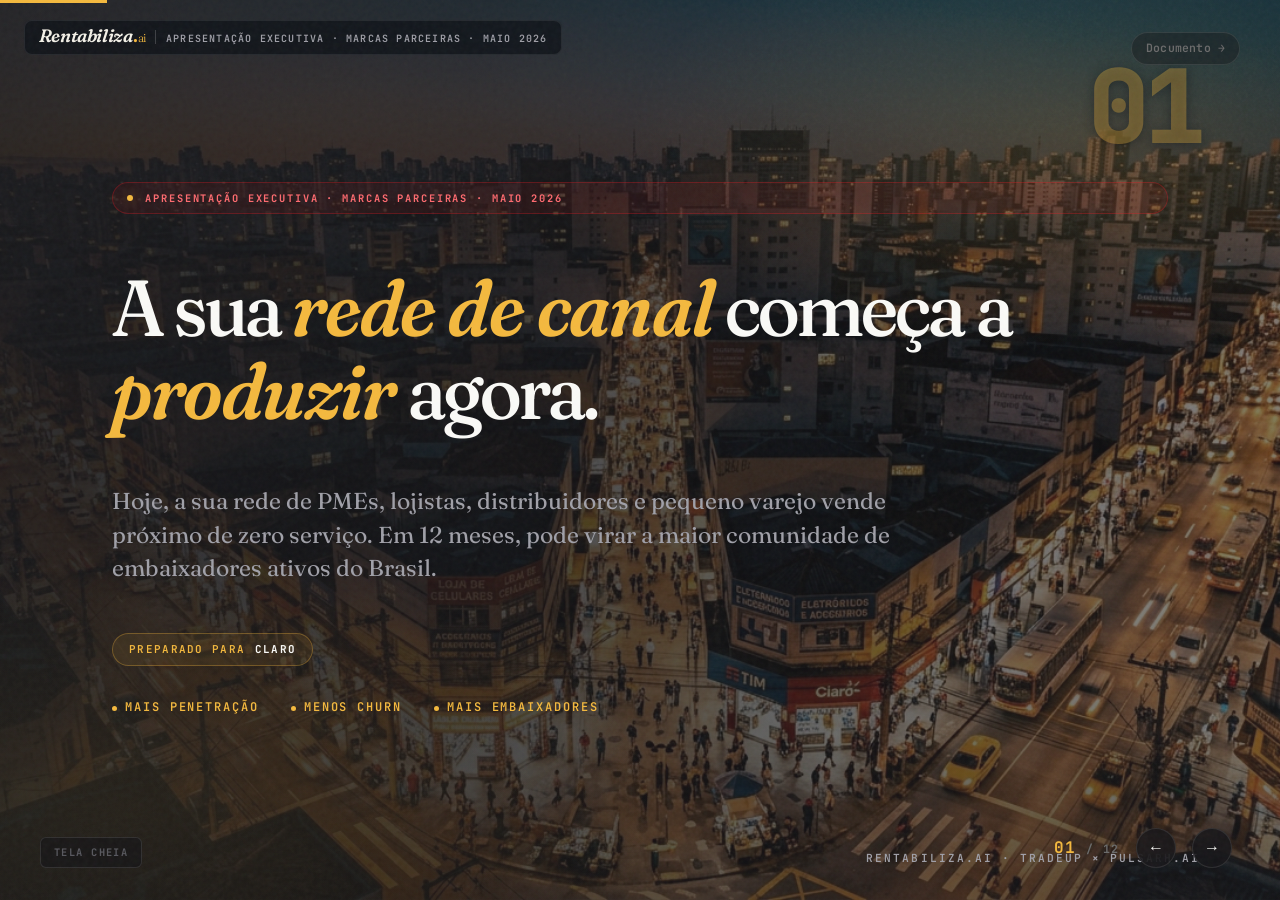
<file: slides-claro.html>
<!DOCTYPE html>
<html lang="pt-BR">
<head>
  <meta charset="UTF-8">
  <meta name="viewport" content="width=device-width, initial-scale=1.0">
  <title>Rentabiliza.ai · Apresentação · Claro</title>
  <meta name="description" content="Apresentação Executiva do Rentabiliza.ai para marcas parceiras e operadoras que dependem de canal de varejo distribuído — método instalado dentro do PDV parceiro. 12 slides para decisão executiva em 30 minutos.">

  <!-- Open Graph -->
  <meta property="og:type" content="article">
  <meta property="og:title" content="Rentabiliza.ai · Apresentação Executiva">
  <meta property="og:description" content="12 slides para conduzir decisão executiva em 30 minutos.">
  <meta property="og:image" content="https://rentabilizaai.gestaopulsarh.com.br/assets/images/og-image.png">
  <meta property="og:url" content="https://rentabilizaai.gestaopulsarh.com.br/slides.html">
  <meta property="og:image:width" content="1200">
  <meta property="og:image:height" content="630">
  <meta property="og:site_name" content="Rentabiliza.ai">
  <meta property="og:locale" content="pt_BR">

  <!-- Twitter Card -->
  <meta name="twitter:card" content="summary_large_image">
  <meta name="twitter:title" content="Rentabiliza.ai · Apresentação Executiva">
  <meta name="twitter:image" content="https://rentabilizaai.gestaopulsarh.com.br/assets/images/og-image.png">

  <meta name="theme-color" content="#0D1117">

  <link rel="icon" type="image/svg+xml" href="assets/brand/logo-mono-amber.svg">

  <!-- Rentabiliza.ai Design Tokens -->
  <link rel="stylesheet" href="assets/brand/rentabiliza-tokens.css">
  <style>
    /* ═══════════════════════════════ TOKENS ═══════════════════════════════ */
    :root {
      /* Paleta Rentabiliza.ai (aliases Claro → âmbar) */
      --claro-red: #F4B93E;              /* âmbar — protagonista */
      --claro-red-deep: #B8881D;
      --claro-red-light: #FFC856;
      --claro-red-glow: rgba(244, 185, 62, 0.35);
      --claro-red-pale: rgba(244, 185, 62, 0.08);
      --claro-yellow: #F4B93E;
      --claro-yellow-soft: #FFC856;
      --claro-yellow-pale: rgba(244, 185, 62, 0.12);

      /* Dark Rentabiliza — noite profunda */
      --ink: #0D1117;
      --charcoal: #1A2430;
      --surface: #242F3E;
      --surface-raised: #2D3B4F;

      /* Light */
      --cream: #F4F1E8;                  /* papel */
      --paper: #FAFAF7;
      --stone: #EAE6D6;

      /* Aliases gold → âmbar */
      --gold: var(--claro-yellow);
      --gold-soft: var(--claro-yellow);
      --gold-deep: var(--claro-red-deep);

      /* Text */
      --text-dark: #1A1A1A;
      --text-light: #FAFAF7;
      --muted: #A0A0A8;
      --muted-2: #6B6B6B;
      --muted-dark: #58585E;

      /* Borders */
      --border-dark: rgba(255, 255, 255, 0.1);
      --border-warm: rgba(244, 185, 62, 0.35);

      /* Acentos funcionais Rentabiliza */
      --r-mint: #3DDC97;
      --r-coral: #FF6B47;
    }

    /* Typography overrides — todas fontes agora são Rentabiliza */
    body { font-family: 'Inter', system-ui, sans-serif; }
    h1, h2, h3, h4, h5,
    .s-title, .slide-title {
      font-family: 'Fraunces', 'Times New Roman', serif !important;
      font-variation-settings: "SOFT" 50, "WONK" 0;
      font-weight: 500 !important;
      letter-spacing: -0.02em;
    }
    .s-title em, .slide-title em, h1 em, h2 em, h3 em,
    em, .s-card-tag, .s-method-title span {
      font-family: 'Fraunces', 'Times New Roman', serif !important;
      font-style: italic !important;
      font-weight: 600 !important;
      color: var(--claro-red) !important;
      letter-spacing: -0.01em !important;
    }
    .s-eyebrow, .s-num, .s-pack-num, .s-pack-price, .s-pack-dur,
    .s-card-num, .s-method-sub, .s-metric-label, .s-layer-num, .s-tl-dur,
    .brand-top-text, .home-link, .fs-btn, .slide-counter,
    .author-logo-wrap + div > div:first-child {
      font-family: 'JetBrains Mono', ui-monospace, monospace !important;
      letter-spacing: 0.08em;
    }
    .s-eyebrow, .s-method-sub, .s-metric-label {
      text-transform: uppercase;
      letter-spacing: 0.12em;
      font-weight: 600;
    }

    /* ═══════════════════════════════ RESET ═══════════════════════════════ */
    *, *::before, *::after { margin: 0; padding: 0; box-sizing: border-box; }
    html { scroll-behavior: smooth; }
    body {
      font-family: 'Inter', sans-serif;
      background: var(--ink);
      color: var(--text-light);
      line-height: 1.6;
      -webkit-font-smoothing: antialiased;
      overflow: hidden;
      height: 100vh;
      cursor: none;
    }
    a { color: inherit; text-decoration: none; }

    /* GRAIN */
    body::before {
      content: ''; position: fixed; inset: 0; pointer-events: none; z-index: 9999;
      opacity: 0.04;
      background-image: url("data:image/svg+xml,%3Csvg viewBox='0 0 200 200' xmlns='http://www.w3.org/2000/svg'%3E%3Cfilter id='n'%3E%3CfeTurbulence type='fractalNoise' baseFrequency='0.9' numOctaves='3'/%3E%3C/filter%3E%3Crect width='100%25' height='100%25' filter='url(%23n)'/%3E%3C/svg%3E");
    }

    h1, h2, h3, h4 { font-family: 'Outfit', sans-serif; letter-spacing: -0.02em; line-height: 1.15; font-weight: 800; }
    /* Destaques em títulos: Outfit 900 em amarelo Claro (em fundo dark) ou vermelho (em fundo light) */
    em {
      font-family: 'Outfit', sans-serif;
      font-style: normal;
      font-weight: 900;
      color: var(--claro-yellow);
      letter-spacing: -0.03em;
    }
    .bg-light em { color: var(--claro-red); }

    /* ═══════════════════════════════ SLIDE ENGINE ═══════════════════════════════ */
    .deck {
      position: relative;
      width: 100vw;
      height: 100vh;
    }
    .slide {
      position: absolute;
      inset: 0;
      display: flex;
      flex-direction: column;
      justify-content: center;
      padding: 5rem 7rem;
      opacity: 0;
      pointer-events: none;
      transition: opacity 0.5s ease;
      overflow: hidden;
    }
    .slide.active {
      opacity: 1;
      pointer-events: auto;
    }

    /* Backgrounds — dark suave (cinza-grafite), não preto pesado */
    .bg-dark {
      background: linear-gradient(140deg, #2A2A2E 0%, #1F1F22 60%, #2A2A2E 100%);
      color: var(--text-light);
    }
    .bg-charcoal {
      background: linear-gradient(140deg, #323236 0%, #26262A 100%);
      color: var(--text-light);
    }
    .bg-light { background: var(--cream); color: var(--text-dark); }

    /* ═══════════════════════════════ BACKGROUND IMAGE LAYER ═══════════════════════════════ */
    /* Imagem atmosférica — visível, mas com overlay assimétrico (denso à
       esquerda onde tá o texto, esvaziando à direita onde a imagem respira) */
    .s-bg-photo {
      position: absolute; inset: 0; z-index: 0;
      background-size: cover;
      background-position: center;
      opacity: 0.55;
      filter: saturate(0.85) contrast(1.05);
      pointer-events: none;
    }
    .s-bg-photo::after {
      content: ''; position: absolute; inset: 0;
      background:
        linear-gradient(95deg, rgba(20,20,22,0.88) 0%, rgba(20,20,22,0.7) 35%, rgba(20,20,22,0.35) 70%, rgba(20,20,22,0.2) 100%),
        radial-gradient(ellipse 50% 40% at 90% 100%, rgba(20,20,22,0.35), transparent 60%);
    }
    /* Variação charcoal — mesma lógica, opacity um pouco menor */
    .bg-charcoal .s-bg-photo { opacity: 0.45; }

    /* Variação light — overlay cream assimétrico (denso à esquerda,
       respira à direita) preservando a paleta papel */
    .bg-light .s-bg-photo {
      opacity: 0.42;
      filter: saturate(0.78) contrast(1.02);
    }
    .bg-light .s-bg-photo::after {
      content: ''; position: absolute; inset: 0;
      background:
        linear-gradient(95deg, rgba(244,241,232,0.92) 0%, rgba(244,241,232,0.75) 35%, rgba(244,241,232,0.4) 70%, rgba(244,241,232,0.22) 100%),
        radial-gradient(ellipse 50% 40% at 90% 100%, rgba(244,241,232,0.3), transparent 60%);
    }

    /* ═══════════════════════════════ AUTHOR BLOCK — wordmark Rentabiliza ═══════════════════════════════ */
    .author-block {
      display: flex;
      align-items: center;
      gap: 1.25rem;
      padding: 1.5rem 1.75rem;
      background: rgba(255,255,255,0.03);
      border: 1px solid rgba(255,255,255,0.08);
      border-radius: 12px;
      position: relative; z-index: 1;
      transition: border-color 200ms ease-out, transform 200ms ease-out;
    }
    .author-block:hover {
      border-color: rgba(244,185,62,0.4);
      transform: translateY(-2px);
    }
    .author-wordmark {
      flex-shrink: 0;
      font-family: 'Fraunces', serif;
      font-variation-settings: "SOFT" 50, "WONK" 0;
      font-size: 42px; line-height: 1;
      display: inline-flex; align-items: baseline;
      letter-spacing: -0.02em;
    }
    .author-wordmark .r-name { font-style: italic; font-weight: 600; color: var(--text-light); }
    .author-wordmark .r-dot { color: var(--claro-red); font-weight: 600; }
    .author-wordmark .r-ai { color: var(--claro-red); font-weight: 300; font-size: 0.65em; margin-left: 0.02em; }

    /* ═══════════════════════════════ CRONOGRAMA BOX (Rentabiliza: sóbrio) ═══════════════════════════════ */
    .cronograma-box {
      padding: 1.5rem 1.75rem;
      background: rgba(244,185,62,0.08);
      border: 1px solid rgba(244,185,62,0.35);
      border-radius: 12px;
      text-align: center;
      position: relative; z-index: 1;
      transition: border-color 200ms ease-out, transform 200ms ease-out;
    }
    .cronograma-box:hover {
      border-color: rgba(244,185,62,0.6);
      transform: translateY(-2px);
    }

    .bg-dark em { color: var(--claro-yellow); }
    .bg-charcoal em { color: var(--claro-yellow); }
    .bg-light em { color: var(--claro-red); }

    /* Radial glows com acentos Claro (amarelo + vermelho, em vez de dourado) */
    .slide::after {
      content: ''; position: absolute; inset: 0; pointer-events: none;
    }
    .bg-dark::after {
      background:
        radial-gradient(ellipse 60% 40% at 85% 15%, rgba(244,185,62,0.15), transparent 60%),
        radial-gradient(ellipse 70% 50% at 10% 90%, rgba(244,185,62,0.08), transparent 60%);
    }
    .bg-charcoal::after {
      background:
        radial-gradient(ellipse 50% 40% at 90% 10%, rgba(244,185,62,0.12), transparent 55%),
        radial-gradient(ellipse 60% 40% at 5% 85%, rgba(244,185,62,0.06), transparent 55%);
    }

    /* ═══════════════════════════════ TYPOGRAPHY ═══════════════════════════════ */
    .s-eyebrow {
      display: inline-flex; align-items: center; gap: 0.75rem;
      padding: 0.4rem 0.9rem;
      background: rgba(237, 28, 36, 0.08);
      border: 1px solid rgba(237, 28, 36, 0.28);
      border-radius: 999px;
      font-family: 'Outfit', sans-serif;
      font-size: 0.65rem; font-weight: 700; letter-spacing: 0.18em;
      text-transform: uppercase; color: #FF6B70;
      margin-bottom: 1.75rem;
      position: relative; z-index: 1;
    }
    .bg-light .s-eyebrow { background: rgba(237,28,36,0.06); border-color: rgba(237,28,36,0.2); color: var(--claro-red-deep); }
    .s-dot { width: 6px; height: 6px; border-radius: 50%; background: var(--claro-red); box-shadow: 0 0 12px var(--claro-red-glow); animation: pulse 2s infinite; }
    @keyframes pulse { 0%, 100% { opacity: 1; } 50% { opacity: 0.4; } }

    .s-title {
      font-size: clamp(2.2rem, 4.5vw, 3.8rem);
      font-weight: 900;
      letter-spacing: -0.035em;
      line-height: 1.0;
      margin-bottom: 1.5rem;
      position: relative; z-index: 1;
    }
    .s-subtitle {
      font-size: clamp(1.15rem, 1.8vw, 1.5rem);
      font-weight: 500;
      line-height: 1.5;
      color: var(--muted);
      max-width: 750px;
      position: relative; z-index: 1;
    }
    .bg-light .s-subtitle { color: var(--muted-2); }
    .s-subtitle strong { color: var(--text-light); font-weight: 600; }
    .bg-light .s-subtitle strong { color: var(--text-dark); }

    .s-body {
      font-size: 1.05rem;
      line-height: 1.7;
      color: var(--muted);
      position: relative; z-index: 1;
    }
    .bg-light .s-body { color: var(--muted-2); }
    .s-body strong { color: var(--text-light); font-weight: 600; }
    .bg-light .s-body strong { color: var(--text-dark); }

    .s-num {
      position: absolute; top: 3.5rem; right: 5rem;
      font-family: 'Outfit', sans-serif;
      font-weight: 900;
      font-size: clamp(4rem, 8vw, 8rem); line-height: 1;
      color: rgba(244,185,62,0.12);
      pointer-events: none; user-select: none;
      letter-spacing: -0.05em;
      z-index: 3;
    }
    .bg-light .s-num { color: rgba(244,185,62,0.08); }
    /* Quando há bg-photo (slide com imagem atmosférica de fundo), o número
       precisa de mais opacidade e text-shadow pra ficar visível e padronizado */
    .slide .s-bg-photo ~ .s-num {
      color: rgba(244,185,62,0.32);
      text-shadow: 0 2px 12px rgba(13,17,23,0.45);
    }
    .bg-light .s-bg-photo ~ .s-num {
      color: rgba(184,136,29,0.22);
      text-shadow: 0 2px 12px rgba(244,241,232,0.6);
    }

    /* ═══════════════════════════════ QUOTE ═══════════════════════════════ */
    .s-quote {
      margin: 1.5rem 0;
      padding: 1.75rem 2.25rem;
      border-left: 4px solid var(--claro-red);
      background: rgba(244,185,62,0.06);
      border-radius: 0 12px 12px 0;
      font-family: 'Inter', sans-serif;
      font-style: italic;
      font-size: clamp(1rem, 1.4vw, 1.2rem);
      line-height: 1.55;
      color: var(--text-light);
      font-weight: 400;
      position: relative; z-index: 1;
      max-width: 850px;
    }
    .bg-light .s-quote {
      color: var(--text-dark);
      background: var(--claro-red-pale);
    }

    /* ═══════════════════════════════ LISTS ═══════════════════════════════ */
    .s-list {
      list-style: none; margin: 1.25rem 0; padding: 0;
      position: relative; z-index: 1;
    }
    .s-list li {
      position: relative;
      padding-left: 1.75rem;
      margin-bottom: 0.6rem;
      font-size: 1rem;
      line-height: 1.6;
      color: var(--muted);
    }
    .bg-light .s-list li { color: var(--muted-2); }
    .s-list li::before {
      content: ''; position: absolute;
      left: 0; top: 0.65em;
      width: 0.55rem; height: 1px;
      background: var(--claro-red);
    }
    .s-list li strong { color: var(--text-light); font-weight: 600; }
    .bg-light .s-list li strong { color: var(--text-dark); }

    /* ═══════════════════════════════ GRIDS ═══════════════════════════════ */
    .s-grid-5 {
      display: grid; grid-template-columns: repeat(5, 1fr); gap: 0.85rem;
      margin: 1.5rem 0; position: relative; z-index: 1;
    }
    .s-grid-3 {
      display: grid; grid-template-columns: repeat(3, 1fr); gap: 1rem;
      margin: 1.5rem 0; position: relative; z-index: 1;
    }
    .s-grid-2 {
      display: grid; grid-template-columns: 1fr 1fr; gap: 1rem;
      margin: 1.5rem 0; position: relative; z-index: 1;
    }

    .s-card {
      padding: 1.5rem 1.25rem;
      background: linear-gradient(170deg, rgba(255,255,255,0.06) 0%, rgba(255,255,255,0.02) 100%);
      border: 1px solid rgba(255,255,255,0.1);
      border-radius: 14px;
      overflow: hidden;
      position: relative;
      backdrop-filter: blur(10px);
    }
    .s-card::before {
      content: ''; position: absolute; top: 0; left: 0; right: 0; height: 2px;
      background: linear-gradient(90deg, var(--claro-red), var(--claro-yellow));
    }
    .bg-light .s-card {
      background: #FFFFFF;
      border: 1px solid rgba(10,10,10,0.08);
    }
    .s-card-num {
      font-family: 'Outfit', sans-serif; font-weight: 900;
      font-size: 1.5rem; color: var(--claro-yellow); margin-bottom: 0.6rem;
      letter-spacing: -0.02em;
    }
    .bg-light .s-card-num { color: var(--claro-red); }
    .s-card-title {
      font-family: 'Outfit', sans-serif; font-weight: 800;
      font-size: 1rem; color: var(--text-light); margin-bottom: 0.35rem;
    }
    .bg-light .s-card-title { color: var(--text-dark); }
    .s-card-tag {
      font-family: 'Inter', sans-serif; font-style: italic;
      font-size: 0.85rem; color: var(--claro-yellow); font-weight: 500;
      margin-bottom: 0.5rem;
    }
    .bg-light .s-card-tag { color: var(--claro-red); }
    .s-card-desc {
      font-size: 0.82rem; line-height: 1.5; color: var(--muted);
    }

    /* ═══════════════════════════════ TABLE ═══════════════════════════════ */
    .s-table-wrap { position: relative; z-index: 1; margin: 1.5rem 0; overflow-x: auto; }
    .s-table {
      width: 100%; border-collapse: collapse;
      background: var(--ink); border-radius: 14px;
      overflow: hidden; border: 1px solid var(--border-dark);
      font-size: 0.88rem;
    }
    .s-table thead th {
      padding: 0.9rem 1rem;
      font-family: 'Outfit', sans-serif;
      font-size: 0.7rem; font-weight: 700; text-align: left;
      background: rgba(237,28,36,0.06);
      letter-spacing: 0.16em; text-transform: uppercase;
      color: var(--claro-red);
      border-bottom: 1px solid var(--border-warm);
    }
    .s-table tbody td {
      padding: 0.7rem 1rem;
      border-bottom: 1px solid rgba(255,255,255,0.04);
      color: var(--muted);
    }
    .s-table tbody td:first-child { color: var(--gold-soft); font-weight: 700; font-family: 'Outfit', sans-serif; }
    .s-table tbody td:nth-child(3) { color: var(--text-light); font-weight: 500; }

    /* Tabela de investimento (slide 07) — compactada pra caber no viewport em fullscreen */
    .s-table-investimento .s-table { font-size: 0.84rem; }
    .s-table-investimento .s-table thead th { padding: 0.7rem 0.85rem; font-size: 0.62rem; }
    .s-table-investimento .s-table tbody td { padding: 0.55rem 0.85rem; }
    .s-table-investimento .s-table-logic { font-size: 0.78rem; color: var(--muted-2); }
    .s-pct-big {
      font-family: 'JetBrains Mono', monospace;
      font-size: 1.25rem; font-weight: 700;
      color: var(--claro-yellow);
      line-height: 1;
    }
    .s-pct-mid {
      font-family: 'JetBrains Mono', monospace;
      font-size: 1rem; font-weight: 600;
      color: var(--claro-yellow);
    }
    .s-pct-sub {
      font-family: 'JetBrains Mono', monospace;
      font-size: 0.7rem;
      color: var(--muted);
    }

    /* Pack overview rows */
    .s-pack-row {
      display: grid;
      grid-template-columns: 2.5rem 1fr auto auto;
      gap: 1rem; align-items: center;
      padding: 0.9rem 1.25rem;
      background: rgba(255,255,255,0.02);
      border: 1px solid var(--border-dark);
      border-left: 3px solid var(--claro-red);
      border-radius: 10px;
      margin-bottom: 0.5rem;
      position: relative; z-index: 1;
    }
    .s-pack-num { font-family: 'Outfit', sans-serif; font-weight: 900; font-size: 1.3rem; color: var(--claro-yellow); letter-spacing: -0.02em; }
    .s-pack-name { font-family: 'Outfit', sans-serif; font-weight: 800; font-size: 0.95rem; }
    .s-pack-name small { display: block; font-weight: 500; font-size: 0.75rem; color: var(--muted); }
    .s-pack-price { font-family: 'Outfit', sans-serif; font-weight: 700; font-size: 0.85rem; color: var(--gold-soft); white-space: nowrap; }
    .s-pack-dur {
      font-family: 'Outfit', sans-serif; font-size: 0.65rem; font-weight: 700;
      letter-spacing: 0.12em; text-transform: uppercase; color: var(--claro-red);
      padding: 0.25rem 0.6rem; border: 1px solid rgba(237,28,36,0.3);
      border-radius: 999px; white-space: nowrap;
    }

    /* Method blocks */
    .s-method {
      padding: 1.5rem 1.5rem;
      background: #FFFFFF;
      border: 1px solid rgba(10,10,10,0.08);
      border-radius: 16px;
      overflow: hidden; position: relative;
    }
    .s-method::before {
      content: ''; position: absolute; top: 0; left: 0; right: 0; height: 3px;
      background: linear-gradient(90deg, var(--claro-red), var(--claro-yellow));
    }
    .s-method-icon { font-size: 1.4rem; margin-bottom: 0.75rem; }
    .s-method-sub {
      font-family: 'Outfit', sans-serif; font-size: 0.62rem; font-weight: 700;
      letter-spacing: 0.16em; text-transform: uppercase; color: var(--claro-red);
      margin-bottom: 0.35rem;
    }
    .s-method-title {
      font-family: 'Outfit', sans-serif; font-size: 1.2rem; font-weight: 800;
      color: var(--text-dark); margin-bottom: 0.6rem;
    }
    .s-method-title span { font-family: 'Outfit', sans-serif; font-style: normal; color: var(--claro-red); font-weight: 900; letter-spacing: -0.02em; }
    .s-method-body { color: var(--muted-2); font-size: 0.85rem; line-height: 1.55; }
    .s-method-body ul { list-style: none; margin: 0.5rem 0 0; padding: 0; }
    .s-method-body ul li { padding-left: 1.2rem; margin-bottom: 0.3rem; position: relative; font-size: 0.82rem; }
    .s-method-body ul li::before { content: ''; position: absolute; left: 0; top: 0.55em; width: 0.45rem; height: 1px; background: var(--claro-red); }

    /* Selos */
    .s-selos { display: flex; gap: 1.5rem; justify-content: center; margin: 2rem 0; position: relative; z-index: 1; }
    .s-selo {
      padding: 1.5rem 1.25rem; text-align: center;
      background: #FFFFFF; border: 1px solid rgba(10,10,10,0.08);
      border-radius: 14px; width: 140px;
    }
    .s-selo.top {
      background: linear-gradient(165deg, #FFFBF1 0%, #FFFFFF 100%);
      border: 1px solid rgba(244,185,62,0.5);
      box-shadow: 0 8px 28px rgba(244,185,62,0.18);
    }
    .s-selo-ring {
      width: 56px; height: 56px; margin: 0 auto 0.75rem;
      border-radius: 50%; display: grid; place-items: center;
      background: linear-gradient(145deg, var(--claro-red), var(--claro-red-deep));
      color: #fff; font-family: 'Outfit', sans-serif; font-weight: 900; font-size: 1.3rem;
      box-shadow: 0 6px 16px rgba(237,28,36,0.3);
    }
    .s-selo.top .s-selo-ring {
      background: linear-gradient(145deg, var(--claro-yellow), #E5B800);
      color: var(--text-dark); box-shadow: 0 6px 18px rgba(244,185,62,0.4);
    }
    .s-selo-name { font-family: 'Outfit', sans-serif; font-size: 0.82rem; font-weight: 800; color: var(--text-dark); line-height: 1.2; }

    /* Metric card */
    .s-metric {
      padding: 1.5rem;
      background: #FFFFFF; border: 1px solid rgba(10,10,10,0.08);
      border-radius: 14px; overflow: hidden; position: relative;
    }
    .s-metric::before {
      content: ''; position: absolute; top: 0; left: 0; right: 0; height: 3px;
      background: var(--claro-red);
    }
    .s-metric-label {
      font-family: 'Outfit', sans-serif; font-size: 0.62rem; font-weight: 700;
      letter-spacing: 0.16em; text-transform: uppercase; color: var(--claro-red);
      margin-bottom: 0.35rem;
    }
    .s-metric-who {
      font-family: 'Outfit', sans-serif; font-size: 1.1rem; font-weight: 800;
      color: var(--text-dark); margin-bottom: 0.75rem;
    }
    .s-metric ul { list-style: none; margin: 0; padding: 0; }
    .s-metric ul li {
      position: relative; padding-left: 1.2rem; margin-bottom: 0.4rem;
      font-size: 0.82rem; color: var(--muted-2); line-height: 1.45;
    }
    .s-metric ul li::before { content: ''; position: absolute; left: 0; top: 0.55em; width: 0.45rem; height: 1px; background: var(--claro-red); }

    /* Timeline compact */
    .s-timeline { position: relative; z-index: 1; margin: 1rem 0; padding-left: 3rem; }
    .s-timeline::before {
      content: ''; position: absolute; left: 14px; top: 0; bottom: 0; width: 2px;
      background: linear-gradient(180deg, var(--claro-red), rgba(237,28,36,0.15));
    }
    .s-tl-item { position: relative; padding-bottom: 1.25rem; }
    .s-tl-item:last-child { padding-bottom: 0; }
    .s-tl-dot {
      position: absolute; left: -2.25rem; top: 0;
      width: 18px; height: 18px; border-radius: 50%;
      background: var(--ink); border: 2px solid var(--claro-red);
      display: grid; place-items: center;
      font-family: 'Outfit', sans-serif; font-size: 0.55rem; font-weight: 800; color: var(--claro-red);
    }
    .s-tl-title { font-family: 'Outfit', sans-serif; font-size: 1rem; font-weight: 800; color: var(--text-light); margin-bottom: 0.15rem; }
    .s-tl-desc { font-size: 0.85rem; color: var(--muted); line-height: 1.45; }
    .s-tl-dur {
      display: inline-block; margin-top: 0.3rem;
      font-family: 'Outfit', sans-serif; font-size: 0.6rem; font-weight: 700;
      letter-spacing: 0.12em; text-transform: uppercase; color: var(--gold);
      padding: 0.2rem 0.5rem; background: rgba(197,165,114,0.08);
      border: 1px solid rgba(197,165,114,0.25); border-radius: 999px;
    }

    /* Layers */
    .s-layer {
      padding: 1.25rem 1.25rem;
      background: rgba(255,255,255,0.02);
      border: 1px solid var(--border-dark);
      border-radius: 14px; overflow: hidden; position: relative;
    }
    .s-layer::before {
      content: ''; position: absolute; left: 0; top: 0; bottom: 0; width: 3px;
      background: linear-gradient(180deg, var(--claro-red), var(--claro-yellow));
    }
    .s-layer-num { font-family: 'Outfit', sans-serif; font-weight: 900; color: var(--claro-yellow); font-size: 1.4rem; margin-bottom: 0.4rem; letter-spacing: -0.02em; }
    .s-layer-title { font-family: 'Outfit', sans-serif; font-size: 0.95rem; font-weight: 800; color: var(--text-light); margin-bottom: 0.3rem; }
    .s-layer-desc { font-size: 0.8rem; color: var(--muted); line-height: 1.45; }
    .s-layer-scale {
      display: inline-block; margin-top: 0.5rem;
      padding: 0.2rem 0.55rem;
      background: rgba(197,165,114,0.08); border: 1px solid rgba(197,165,114,0.25);
      border-radius: 999px;
      font-family: 'Outfit', sans-serif; font-size: 0.58rem; font-weight: 700;
      letter-spacing: 0.12em; text-transform: uppercase; color: var(--gold);
    }

    /* ═══════════════════════════════ CONTROLS ═══════════════════════════════ */
    .slide-controls {
      position: fixed; bottom: 2rem; right: 3rem;
      display: flex; align-items: center; gap: 1rem;
      z-index: 1000;
      cursor: auto;
    }
    .slide-counter {
      font-family: 'Outfit', sans-serif;
      font-size: 0.72rem; font-weight: 700; letter-spacing: 0.14em;
      color: var(--muted-2);
    }
    .slide-counter .current { color: var(--gold); font-size: 1rem; }
    .slide-btn {
      width: 40px; height: 40px;
      border-radius: 50%;
      border: 1px solid var(--border-dark);
      background: rgba(20,20,24,0.8);
      backdrop-filter: blur(12px);
      color: var(--text-light);
      font-size: 1rem;
      display: grid; place-items: center;
      cursor: pointer;
      transition: all 0.25s ease;
    }
    .slide-btn:hover { border-color: var(--claro-red); color: var(--claro-red); }

    .progress-bar {
      position: fixed; top: 0; left: 0; height: 3px; z-index: 1000;
      background: linear-gradient(90deg, var(--claro-red), var(--claro-yellow));
      transition: width 0.4s ease;
    }

    /* Brand-top — wordmark Rentabiliza fixo top-left */
    .brand-top {
      position: fixed; top: 1.25rem; left: 1.5rem; z-index: 1000;
      display: flex; align-items: baseline; gap: 0.6rem;
      padding: 0.4rem 0.85rem;
      background: rgba(13,17,23,0.72);
      backdrop-filter: blur(12px);
      -webkit-backdrop-filter: blur(12px);
      border: 1px solid rgba(255,255,255,0.08);
      border-radius: var(--radius-md, 8px);
    }
    .brand-top-wordmark {
      font-family: 'Fraunces', 'Times New Roman', serif;
      font-variation-settings: "SOFT" 50, "WONK" 0;
      font-size: 18px; line-height: 1;
      display: inline-flex; align-items: baseline;
      letter-spacing: -0.02em;
    }
    .brand-top-wordmark .r-name { font-style: italic; font-weight: 600; color: #F4F1E8; }
    .brand-top-wordmark .r-dot { color: var(--claro-red); font-weight: 600; }
    .brand-top-wordmark .r-ai { color: var(--claro-red); font-weight: 300; font-size: 0.65em; margin-left: 0.02em; }
    .brand-top-divider {
      width: 1px; height: 14px;
      background: rgba(255,255,255,0.18);
      align-self: center;
    }
    .brand-top-text {
      font-family: 'JetBrains Mono', monospace !important;
      font-weight: 600; font-size: 10px;
      letter-spacing: 0.12em;
      text-transform: uppercase;
      color: var(--muted);
    }
    .brand-top-text em { color: var(--claro-red); font-family: inherit; font-style: normal; font-weight: 600; }

    /* Home link agora no top-right (junto do doc-link) */
    .home-link {
      position: fixed; top: 2rem; right: 2.5rem; z-index: 1000;
      font-family: 'Outfit', sans-serif; font-size: 0.72rem; font-weight: 600;
      letter-spacing: 0.02em;
      color: var(--muted-2); cursor: pointer;
      transition: color 0.25s ease;
      padding: 0.4rem 0.85rem;
      border: 1px solid var(--border-dark);
      border-radius: 999px;
      background: rgba(20,20,24,0.4);
      backdrop-filter: blur(8px);
    }
    .home-link:hover { color: var(--claro-red); border-color: rgba(244,185,62,0.4); }
    .bg-light .home-link { color: var(--muted-2); background: rgba(250,250,247,0.7); border-color: rgba(0,0,0,0.1); }

    /* Fullscreen btn */
    .fs-btn {
      position: fixed; bottom: 2rem; left: 2.5rem; z-index: 1000;
      font-family: 'Outfit', sans-serif; font-size: 0.65rem; font-weight: 700;
      letter-spacing: 0.14em; text-transform: uppercase;
      color: var(--muted-dark); cursor: pointer;
      padding: 0.4rem 0.8rem;
      border: 1px solid var(--border-dark); border-radius: 6px;
      background: rgba(20,20,24,0.6); backdrop-filter: blur(8px);
      transition: all 0.25s ease;
    }
    .fs-btn:hover { color: var(--gold); border-color: var(--border-warm); }

    /* Big idea special */
    .s-big-idea {
      padding: 2.5rem 3rem;
      background: linear-gradient(135deg, rgba(244,185,62,0.12) 0%, rgba(244,185,62,0.06) 100%);
      border: 1px solid rgba(244,185,62,0.3);
      border-radius: 18px;
      position: relative; overflow: hidden; z-index: 1;
      margin: 1.5rem 0;
      backdrop-filter: blur(10px);
    }
    .s-big-idea::before {
      content: ''; position: absolute; top: 0; left: 0; right: 0; height: 3px;
      background: linear-gradient(90deg, var(--claro-red), var(--claro-yellow));
    }
    .s-big-idea p {
      font-family: 'Outfit', sans-serif; font-style: normal;
      font-size: clamp(1.15rem, 1.7vw, 1.55rem); line-height: 1.4;
      color: var(--text-light); margin: 0;
      font-weight: 700;
      letter-spacing: -0.015em;
    }
    .s-big-idea p em { color: var(--claro-yellow); }

    /* Two column layout */
    .s-cols { display: grid; grid-template-columns: 1fr 1fr; gap: 3rem; position: relative; z-index: 1; }
    .s-col {}

    /* ═══════════════════════════════ IMAGE PLACEHOLDERS ═══════════════════════════════ */
    .s-img {
      position: relative;
      overflow: hidden;
      border-radius: 16px;
      border: 1px solid var(--border-warm);
    }
    .s-img .ph-grad {
      position: absolute; inset: 0;
      background:
        radial-gradient(ellipse 60% 40% at 80% 20%, rgba(237,28,36,0.22), transparent 60%),
        radial-gradient(ellipse 70% 50% at 20% 90%, rgba(197,165,114,0.14), transparent 60%),
        linear-gradient(135deg, #14101C 0%, #0B0B0E 100%);
    }
    .bg-light .s-img { border-color: rgba(237,28,36,0.18); }
    .bg-light .s-img .ph-grad {
      background:
        radial-gradient(ellipse 60% 40% at 80% 20%, rgba(237,28,36,0.14), transparent 60%),
        radial-gradient(ellipse 70% 50% at 20% 90%, rgba(197,165,114,0.22), transparent 60%),
        linear-gradient(135deg, #FAFAF7 0%, #E8DFCD 100%);
    }
    .s-img .ph-grain {
      position: absolute; inset: 0; opacity: 0.15;
      background-image: url("data:image/svg+xml,%3Csvg viewBox='0 0 200 200' xmlns='http://www.w3.org/2000/svg'%3E%3Cfilter id='n'%3E%3CfeTurbulence baseFrequency='0.9'/%3E%3C/filter%3E%3Crect width='100%25' height='100%25' filter='url(%23n)'/%3E%3C/svg%3E");
    }
    .s-img .ph-label {
      position: absolute; bottom: 0.75rem; left: 0.75rem;
      font-family: 'Outfit', sans-serif; font-size: 0.6rem; font-weight: 700;
      letter-spacing: 0.14em; text-transform: uppercase;
      color: rgba(197,165,114,0.55); padding: 0.25rem 0.55rem;
      background: rgba(0,0,0,0.4); border: 1px solid rgba(197,165,114,0.25);
      border-radius: 4px;
    }
    .bg-light .s-img .ph-label {
      color: rgba(183,19,24,0.75);
      background: rgba(250,250,247,0.7);
      border-color: rgba(237,28,36,0.3);
    }

    /* Slide com imagem lateral — capa hero */
    .s-hero-split {
      display: grid;
      grid-template-columns: 1.15fr 1fr;
      gap: 4rem;
      align-items: center;
      position: relative; z-index: 1;
      height: 100%;
    }
    .s-hero-split .s-hero-text {
      display: flex; flex-direction: column; justify-content: center;
    }
    .s-hero-split .s-img {
      aspect-ratio: 4/5;
      width: 100%;
      max-height: 70vh;
    }

    /* Mini-banner image top do slide */
    .s-img-banner {
      width: 100%;
      aspect-ratio: 21/6;
      margin-bottom: 1.5rem;
    }

    /* Portrait image for CTA */
    .s-img-portrait {
      aspect-ratio: 4/5;
      width: 100%;
      max-height: 55vh;
    }

    /* ═══════════════════════════════ MOBILE RESPONSIVE ═══════════════════════════════ */
    @media (max-width: 900px) {
      body { overflow-y: auto; height: auto; }
      .deck {
        width: 100%; height: auto;
        padding: 5rem 0 8rem;
      }
      /* No mobile: slides stackam verticalmente em vez de serem absolutos */
      .slide {
        position: relative;
        inset: auto;
        opacity: 1;
        pointer-events: auto;
        padding: 3rem 1.5rem 3.5rem;
        min-height: 80vh;
        margin-bottom: 1rem;
        border-top: 1px solid rgba(255,255,255,0.05);
      }
      .slide:first-of-type { border-top: none; }

      /* Brand top — menor, fixo */
      .brand-top {
        top: 1rem; left: 1rem;
        padding: 0.45rem 0.85rem 0.45rem 0.7rem;
        gap: 0.6rem;
      }
      .brand-top-logo { height: 20px; }
      .brand-top-text { font-size: 0.72rem; }

      /* Home/Doc link — empilha no top-right */
      .home-link {
        top: 1rem; right: 1rem;
        font-size: 0.65rem;
        padding: 0.35rem 0.7rem;
      }

      /* Fullscreen btn — ocultar no mobile */
      .fs-btn { display: none; }

      /* Controles bottom — centralizados e mais compactos */
      .slide-controls {
        bottom: 1rem; right: 50%;
        transform: translateX(50%);
        gap: 0.6rem;
        background: rgba(20,20,24,0.85);
        backdrop-filter: blur(12px);
        padding: 0.5rem 0.85rem;
        border-radius: 999px;
        border: 1px solid rgba(255,255,255,0.1);
      }
      .slide-counter { font-size: 0.65rem; }
      .slide-counter .current { font-size: 0.85rem; }
      .slide-btn { width: 34px; height: 34px; font-size: 0.9rem; }

      /* Progress bar mais visível */
      .progress-bar { display: none; }

      /* Typography escalona */
      .s-title { font-size: clamp(1.6rem, 6vw, 2.4rem) !important; line-height: 1.1; }
      .s-subtitle { font-size: clamp(0.95rem, 3.5vw, 1.1rem) !important; }
      .s-num {
        top: 1rem; right: 1rem;
        font-size: clamp(2.5rem, 10vw, 4rem);
      }
      .s-eyebrow { font-size: 0.6rem; margin-bottom: 1.25rem; padding: 0.3rem 0.75rem; }

      /* GRIDS → 1-2 colunas no mobile */
      .s-grid-5 { grid-template-columns: 1fr 1fr; gap: 0.6rem; }
      .s-grid-3 { grid-template-columns: 1fr; gap: 0.75rem; }
      .s-grid-2 { grid-template-columns: 1fr; }
      .s-cols { grid-template-columns: 1fr; gap: 1.25rem; }
      .s-hero-split { grid-template-columns: 1fr; gap: 1.25rem; }
      .s-hero-split .s-img { max-height: 200px; aspect-ratio: 16/10; }
      .s-img-banner { aspect-ratio: 16/9; margin-bottom: 1rem; }

      /* Cards e blocos */
      .s-card { padding: 1.25rem 1rem; }
      .s-card-title { font-size: 0.95rem; }
      .s-card-tag { font-size: 0.78rem; }
      .s-card-desc { font-size: 0.78rem; }
      .s-method { padding: 1.25rem 1.1rem; }
      .s-method-title { font-size: 1.1rem; }
      .s-pack-row {
        grid-template-columns: auto 1fr;
        gap: 0.7rem;
        padding: 0.8rem 1rem;
      }
      .s-pack-price, .s-pack-dur {
        grid-column: span 2;
        justify-self: start;
      }

      /* Big idea no slide 5 */
      .s-big-idea { padding: 1.5rem 1.5rem; }
      .s-big-idea p { font-size: clamp(1rem, 4vw, 1.25rem) !important; }

      /* Author block no slide 12 */
      .author-block {
        flex-direction: column;
        text-align: center;
        padding: 1.25rem 1rem;
        gap: 1rem;
      }
      .author-logo-wrap { width: 80px; height: 80px; padding: 0.75rem; }
      .cronograma-box { padding: 1.25rem 1rem; }

      /* Tabelas — horizontal scroll */
      .s-table-wrap { overflow-x: auto; -webkit-overflow-scrolling: touch; }
      .s-table { font-size: 0.78rem; min-width: 480px; }
      .s-table th, .s-table td { padding: 0.65rem 0.75rem; }

      /* Timeline compacto */
      .s-timeline { padding-left: 2.25rem; }
      .s-tl-title { font-size: 0.9rem; }
      .s-tl-desc { font-size: 0.78rem; }
      .s-tl-item { padding-bottom: 1rem; }
      .s-tl-dot { left: -1.9rem; width: 16px; height: 16px; font-size: 0.5rem; }

      /* Layers */
      .s-layer { padding: 1rem 1rem; }
      .s-layer-title { font-size: 0.88rem; }
      .s-layer-desc { font-size: 0.75rem; }

      /* Metrics */
      .s-metric { padding: 1.25rem 1rem; }
      .s-metric-who { font-size: 1rem; }

      /* Background photos mais escuros no mobile pra texto legível */
      .s-bg-photo { opacity: 0.1 !important; }
      .s-bg-photo::after {
        background: rgba(20,20,22,0.88) !important;
      }
    }

    /* Mobile pequeno */
    @media (max-width: 480px) {
      .slide { padding: 2.5rem 1.25rem 3rem; min-height: auto; }
      .s-grid-5 { grid-template-columns: 1fr; }
      .s-title { font-size: clamp(1.4rem, 7vw, 2rem) !important; }
      .brand-top-text { display: none; }
      .brand-top-divider { display: none; }
    }
  </style>
</head>
<body>

  <div class="progress-bar" id="progressBar"></div>

  <!-- WORDMARK RENTABILIZA TOP-LEFT -->
  <div class="brand-top">
    <a href="index.html" style="display:inline-flex; align-items:baseline; gap:0.6rem;" aria-label="Rentabiliza.ai">
      <span class="brand-top-wordmark"><span class="r-name">Rentabiliza</span><span class="r-dot">.</span><span class="r-ai">ai</span></span>
      <span class="brand-top-divider"></span>
      <span class="brand-top-text">Apresentação Executiva · Marcas Parceiras · Maio 2026</span>
    </a>
  </div>

  <a href="doc.html" class="home-link">Documento →</a>
  <div class="fs-btn" id="fsBtn">Tela cheia</div>

  <div class="deck" id="deck">

    <!-- ════════════ SLIDE 01 — CAPA ════════════ -->
    <div class="slide bg-dark active" data-slide="1">
      <div class="s-bg-photo" style="background-image: url('assets/images/industria-01-capa.jpg'), url('assets/images/hero-pdv.jpg');"></div>
      <div class="s-num">01</div>
      <div class="s-eyebrow"><span class="s-dot"></span><span>Apresentação Executiva · Marcas Parceiras · Maio 2026</span></div>
      <h1 class="s-title" style="font-size: clamp(2.8rem, 6.2vw, 5.8rem); line-height: 1.05; margin-top: 1.5rem;">A sua <em>rede de canal</em> começa a <em>produzir</em> agora.</h1>
      <p class="s-subtitle" style="margin-top: 1.75rem; margin-bottom: 3rem; max-width: 860px; font-family: 'Fraunces', serif; font-weight: 400; font-size: clamp(1.1rem, 1.8vw, 1.5rem); line-height: 1.45;">
        Hoje, a sua rede de PMEs, lojistas, distribuidores e pequeno varejo vende próximo de zero serviço. Em 12 meses, pode virar a maior comunidade de embaixadores ativos do Brasil.
      </p>
      <!-- HÍBRIDO · troque "Marca Parceira" por Claro, Vivo, Tim… conforme o pitch -->
      <div style="display: inline-flex; align-items: center; gap: 0.6rem; margin-bottom: 2rem; padding: 0.45rem 1rem; background: rgba(244,185,62,0.08); border: 1px solid rgba(244,185,62,0.3); border-radius: 999px; font-family: 'JetBrains Mono', monospace; font-size: 0.68rem; font-weight: 600; letter-spacing: 0.12em; text-transform: uppercase; color: var(--claro-yellow); position: relative; z-index: 1; width: fit-content;">
        Preparado para <strong style="color: var(--text-light); font-weight: 700;">Claro</strong>
      </div>
      <div style="display: inline-flex; gap: 2rem; flex-wrap: wrap; font-family: 'JetBrains Mono', monospace; font-size: 0.75rem; font-weight: 600; letter-spacing: 0.16em; text-transform: uppercase; color: var(--claro-yellow); position: relative; z-index: 1;">
        <span style="display: inline-flex; align-items: center; gap: 8px;"><span style="width: 5px; height: 5px; background: var(--claro-yellow); border-radius: 50%;"></span>Mais penetração</span>
        <span style="display: inline-flex; align-items: center; gap: 8px;"><span style="width: 5px; height: 5px; background: var(--claro-yellow); border-radius: 50%;"></span>Menos churn</span>
        <span style="display: inline-flex; align-items: center; gap: 8px;"><span style="width: 5px; height: 5px; background: var(--claro-yellow); border-radius: 50%;"></span>Mais embaixadores</span>
      </div>
      <div style="position: absolute; bottom: 32px; right: 80px; font-family: 'JetBrains Mono', monospace; font-size: 0.7rem; font-weight: 600; letter-spacing: 0.18em; text-transform: uppercase; color: var(--muted); z-index: 2;">Rentabiliza.ai · TradeUp × PulsarH.ai</div>
    </div>

    <!-- ════════════ SLIDE 02 — O PROBLEMA DO CANAL ════════════ -->
    <div class="slide bg-light" data-slide="2">
      <div class="s-num">02</div>
      <div class="s-eyebrow" style="font-size: 0.55rem; padding: 0.3rem 0.8rem; margin-bottom: 1rem;"><span class="s-dot"></span><span>02 · A Potência Não Explorada</span></div>
      <h2 class="s-title" style="font-size: clamp(1.5rem, 3vw, 2.3rem); margin-bottom: 0.6rem;">Milhares de pontos de venda. <em>Potência</em> que ninguém ativou.</h2>
      <p class="s-subtitle" style="margin-bottom: 1.4rem; font-size: 1rem; max-width: 820px;">A maior força comercial do país — e a menos explorada. Hoje ela trava em três realidades:</p>
      <div class="s-grid-3" style="margin-top: 0.25rem;">
        <div style="padding: 1.5rem 1.5rem; background: #FFFFFF; border: 1px solid rgba(13,17,23,0.08); border-radius: 14px; box-shadow: 0 8px 24px rgba(13,17,23,0.05);">
          <div style="font-family: 'Inter', sans-serif; font-weight: 900; font-size: 2.2rem; line-height: 1; color: var(--claro-red); letter-spacing: -0.02em;">01</div>
          <div style="font-family: 'JetBrains Mono', monospace; font-size: 0.62rem; font-weight: 700; letter-spacing: 0.16em; text-transform: uppercase; color: var(--claro-red-deep); margin: 0.55rem 0 0.8rem;">Penetração</div>
          <div style="font-family: 'Fraunces', serif; font-style: italic; font-weight: 600; font-size: 1.15rem; line-height: 1.25; color: var(--text-dark); margin-bottom: 0.65rem;">Você ganha menos do que poderia em cada PDV.</div>
          <p style="font-size: 0.85rem; line-height: 1.5; color: var(--muted-2); margin: 0;">Vende o que o cliente pede, não o que precisa — ticket e margem apertados.</p>
        </div>
        <div style="padding: 1.5rem 1.5rem; background: #FFFFFF; border: 1px solid rgba(13,17,23,0.08); border-radius: 14px; box-shadow: 0 8px 24px rgba(13,17,23,0.05);">
          <div style="font-family: 'Inter', sans-serif; font-weight: 900; font-size: 2.2rem; line-height: 1; color: var(--claro-red); letter-spacing: -0.02em;">02</div>
          <div style="font-family: 'JetBrains Mono', monospace; font-size: 0.62rem; font-weight: 700; letter-spacing: 0.16em; text-transform: uppercase; color: var(--claro-red-deep); margin: 0.55rem 0 0.8rem;">Churn</div>
          <div style="font-family: 'Fraunces', serif; font-style: italic; font-weight: 600; font-size: 1.15rem; line-height: 1.25; color: var(--text-dark); margin-bottom: 0.65rem;">Você refaz a base de parceiros toda hora.</div>
          <p style="font-size: 0.85rem; line-height: 1.5; color: var(--muted-2); margin: 0;">Parceiro entra e sai sem cerimônia; treinamento e aquisição não amortizam.</p>
        </div>
        <div style="padding: 1.5rem 1.5rem; background: #FFFFFF; border: 1px solid rgba(13,17,23,0.08); border-radius: 14px; box-shadow: 0 8px 24px rgba(13,17,23,0.05);">
          <div style="font-family: 'Inter', sans-serif; font-weight: 900; font-size: 2.2rem; line-height: 1; color: var(--claro-red); letter-spacing: -0.02em;">03</div>
          <div style="font-family: 'JetBrains Mono', monospace; font-size: 0.62rem; font-weight: 700; letter-spacing: 0.16em; text-transform: uppercase; color: var(--claro-red-deep); margin: 0.55rem 0 0.8rem;">Identidade</div>
          <div style="font-family: 'Fraunces', serif; font-style: italic; font-weight: 600; font-size: 1.15rem; line-height: 1.25; color: var(--text-dark); margin-bottom: 0.65rem;">Você banca cobertura que não vira presença viva.</div>
          <p style="font-size: 0.85rem; line-height: 1.5; color: var(--muted-2); margin: 0;">Lojista se vê como revendedor, não como extensão da sua marca.</p>
        </div>
      </div>
      <p style="margin-top: 1.75rem; font-family: 'Fraunces', serif; font-style: italic; font-weight: 500; font-size: 1.5rem; line-height: 1.35; color: var(--text-dark);">
        A pergunta não é se a rede tem potencial — <span style="color: var(--claro-red); font-weight: 600;">ela tem, e muito</span>. A questão é <span style="color: var(--claro-red); font-weight: 600;">quem</span> vai ativar essa potência, com método e foco dentro de cada PDV.
      </p>
    </div>

    <!-- ════════════ SLIDE 03 — A LACUNA ════════════ -->
    <div class="slide bg-charcoal" data-slide="3">
      <div class="s-num">03</div>
      <div class="s-eyebrow"><span class="s-dot"></span><span>03 · A Lacuna</span></div>
      <h2 class="s-title" style="font-size: clamp(1.4rem, 2.8vw, 2.1rem); margin-bottom: 0.5rem;">A rede já foi <em>treinada</em> várias vezes. E ainda assim, não vende além do produto.</h2>
      <p class="s-subtitle" style="margin-bottom: 1.25rem; font-size: 0.98rem;">Por que as iniciativas anteriores — pagas por marcas e operadoras — não escalaram resultado real?</p>
      <div class="s-table-wrap" style="margin-top: 0.75rem;">
        <table class="s-table" style="font-size: 0.92rem;">
          <thead>
            <tr><th>O que foi entregue</th><th>Por que não funcionou</th></tr>
          </thead>
          <tbody>
            <tr><td style="color: var(--muted-2); font-weight: 500;">Cursos online de empreendedorismo</td><td>Conteúdo genérico — não cobre venda consultiva de produto e serviço</td></tr>
            <tr><td style="color: var(--muted-2); font-weight: 500;">Workshops regionais isolados</td><td>Sem continuidade — efeito dura 30 dias</td></tr>
            <tr><td style="color: var(--muted-2); font-weight: 500;">Plataformas de capacitação massiva</td><td>Conclusão baixa — parceiro não termina</td></tr>
            <tr><td style="color: var(--muted-2); font-weight: 500;">Consultoria SEBRAE genérica</td><td>Categoria errada — pequena empresa ≠ rede de canal de varejo distribuído</td></tr>
            <tr><td style="color: var(--muted-2); font-weight: 500;">Bonificação financeira sem método</td><td>Vira despesa, não vira capacidade comercial</td></tr>
          </tbody>
        </table>
      </div>
      <p style="margin-top: 1.75rem; font-family: 'Fraunces', serif; font-style: italic; font-weight: 500; font-size: 1.35rem; line-height: 1.4; color: var(--text-light);">
        Nada disso entrega <span style="color: var(--claro-yellow); font-weight: 600;">método instalado dentro do PDV</span>. É exatamente esse o gap — e enquanto ele existir, o <span style="color: var(--claro-yellow); font-weight: 600;">seu canal segue parado</span>.
      </p>
    </div>

    <!-- ════════════ SLIDE 04 — O RENTABILIZA.AI ════════════ -->
    <div class="slide bg-dark" data-slide="4">
      <div class="s-bg-photo" style="background-image: url('assets/images/industria-04-movimento.jpg'), url('assets/images/time-loja.jpg');"></div>
      <div class="s-num">04</div>
      <div class="s-cols" style="gap: 2.5rem; align-items: center; margin-top: 0.5rem; position: relative; z-index: 1;">
        <div>
          <div class="s-eyebrow"><span class="s-dot"></span><span>04 · A Solução</span></div>
          <h2 class="s-title" style="font-size: clamp(1.9rem, 3.8vw, 3.1rem); margin-bottom: 1.1rem;">Não somos curso. Somos <em>movimento</em>.</h2>
          <p class="s-subtitle" style="margin-bottom: 1.4rem; font-size: 1.05rem;">Um movimento instalado dentro do PDV de cada lojista — com a sua cara e a sua marca. Não é consultoria que treina e vai embora.</p>
          <p style="font-family: 'Fraunces', serif; font-style: italic; font-weight: 500; font-size: 1.15rem; line-height: 1.4; color: var(--text-light); margin: 0;">
            O lojista passa a <span style="color: var(--claro-yellow); font-weight: 600;">operar como rede grande</span> — e a sua marca ganha <span style="color: var(--claro-yellow); font-weight: 600;">uma comunidade</span>, não uma planilha de PDVs.
          </p>
        </div>
        <div style="display: flex; flex-direction: column; gap: 0.85rem;">
          <div class="s-method" style="padding: 1.1rem 1.35rem;">
            <div class="s-method-sub">Camada 1 · Pessoas</div>
            <div class="s-method-title" style="font-size: 1.1rem; margin-bottom: 0.4rem;">Time que <span>vende</span></div>
            <div class="s-method-body" style="font-size: 0.86rem; line-height: 1.5;">Time treinado pra vender serviço junto do produto. Vendedor consultivo, gestor com método — pensa em ticket, não em volume.</div>
          </div>
          <div class="s-method" style="padding: 1.1rem 1.35rem;">
            <div class="s-method-sub">Camada 2 · Processos</div>
            <div class="s-method-title" style="font-size: 1.1rem; margin-bottom: 0.4rem;">Ritual <span>semanal</span></div>
            <div class="s-method-body" style="font-size: 0.86rem; line-height: 1.5;">Ritual semanal de gestão, indicador visível. A operação roda mesmo quando o dono não está olhando — porque o método está instalado.</div>
          </div>
          <div class="s-method" style="padding: 1.1rem 1.35rem;">
            <div class="s-method-sub">Camada 3 · Tecnologia IA</div>
            <div class="s-method-title" style="font-size: 1.1rem; margin-bottom: 0.4rem;">IA <span>aplicada</span></div>
            <div class="s-method-body" style="font-size: 0.86rem; line-height: 1.5;">Atendimento automático, agente de IA configurado, análise preditiva. Tudo em português, na linguagem do balcão.</div>
          </div>
        </div>
      </div>
      <div style="position: absolute; bottom: 32px; left: 80px; font-family: 'JetBrains Mono', monospace; font-size: 0.7rem; font-weight: 600; letter-spacing: 0.18em; text-transform: uppercase; color: var(--muted); z-index: 2;">Entregue por TradeUp × PulsarH.ai · Infraestrutura + Metodologia</div>
    </div>

    <!-- ════════════ SLIDE 05 — A NOSSA CONVICÇÃO ════════════ -->
    <div class="slide bg-light" data-slide="5" style="overflow: hidden;">
      <!-- Imagem full-bleed atrás de tudo -->
      <div style="position: absolute; inset: 0; background-image: url('assets/images/hero-pdv.jpg'), url('assets/images/varejo-marca-grande.jpg'); background-size: cover; background-position: center; z-index: 0;"></div>
      <!-- Overlay papel: 100% opaco na esquerda → 0% na direita (foto aparece pura na direita) -->
      <div style="position: absolute; inset: 0; background: linear-gradient(90deg, var(--paper) 0%, var(--paper) 38%, rgba(250,250,247,0.92) 48%, rgba(250,250,247,0.55) 60%, rgba(250,250,247,0.18) 72%, rgba(250,250,247,0) 82%); z-index: 1;"></div>
      <!-- Vinheta inferior sutil pra ancorar a base sem invadir o miolo -->
      <div style="position: absolute; inset: 0; background: linear-gradient(180deg, rgba(13,17,23,0) 65%, rgba(13,17,23,0.25) 100%); z-index: 1; pointer-events: none;"></div>

      <div class="s-num" style="z-index: 4;">05</div>

      <!-- Coluna texto (ocupa ~55% esquerda, sobre overlay opaco) -->
      <div style="position: relative; z-index: 3; max-width: 56%; display: flex; flex-direction: column; justify-content: center; height: 100%;">
        <div class="s-eyebrow"><span class="s-dot"></span><span>05 · No Que a Gente Acredita</span></div>
        <h2 class="s-title">Pequena empresa cresce até o <em>limite</em> da gestão do dono.</h2>
        <p class="s-subtitle" style="margin-bottom: 1.5rem; font-family: 'Fraunces', serif; font-weight: 400; font-size: 1.2rem; line-height: 1.5;">
          A nossa convicção é simples: o lojista não cresce porque opera no improviso. Não é falta de mercado. Não é falta de produto. É falta de método instalado.
        </p>
        <div style="padding: 1.5rem 1.75rem; background: rgba(13,17,23,0.06); border: 1px solid rgba(13,17,23,0.1); border-left: 4px solid var(--claro-red); border-radius: 0 14px 14px 0;">
          <div style="font-family: 'JetBrains Mono', monospace; font-size: 0.7rem; font-weight: 700; letter-spacing: 0.18em; text-transform: uppercase; color: var(--claro-red); margin-bottom: 1rem;">Quando o método entra</div>
          <ul style="list-style: none; padding: 0; margin: 0; display: flex; flex-direction: column; gap: 0.7rem;">
            <li style="font-size: 1rem; line-height: 1.5; color: var(--text-dark); padding-left: 22px; position: relative;">
              <span style="position: absolute; left: 0; color: var(--claro-red); font-weight: 700;">→</span>
              Parceiro <strong>para de vender só produto</strong> — começa a vender serviço.
            </li>
            <li style="font-size: 1rem; line-height: 1.5; color: var(--text-dark); padding-left: 22px; position: relative;">
              <span style="position: absolute; left: 0; color: var(--claro-red); font-weight: 700;">→</span>
              Parceiro <strong>para de operar sozinho</strong> — começa a gerir.
            </li>
            <li style="font-size: 1rem; line-height: 1.5; color: var(--text-dark); padding-left: 22px; position: relative;">
              <span style="position: absolute; left: 0; color: var(--claro-red); font-weight: 700;">→</span>
              Parceiro <strong>para de ser revendedor</strong> — começa a ser embaixador.
            </li>
          </ul>
        </div>
        <p style="margin-top: 1.5rem; font-family: 'Fraunces', serif; font-style: italic; font-weight: 500; font-size: 1.25rem; line-height: 1.4; color: var(--text-dark);">
          E a sua marca ganha <span style="color: var(--claro-red); font-weight: 600;">exatamente o que cobertura de massa não compra</span>: parceiro performando, fiel e ativo.
        </p>
      </div>

    </div>

    <!-- ════════════ SLIDE 06 — DETALHAMENTO DAS ENTREGAS ════════════ -->
    <div class="slide bg-dark" data-slide="6">
      <div class="s-num">06</div>
      <div class="s-eyebrow"><span class="s-dot"></span><span>06 · O Que Entregamos de Verdade</span></div>
      <h2 class="s-title" style="font-size: clamp(1.6rem, 3.2vw, 2.5rem); margin-bottom: 1rem;">Cada plano resolve uma <em>dor</em> do lojista — e <em>rentabiliza</em> a sua marca.</h2>

      <!-- ══ ENTREGAS · 3 COLUNAS ══ -->
      <div style="display: grid; grid-template-columns: repeat(auto-fit, minmax(240px, 1fr)); gap: 14px;">

        <!-- START -->
        <div style="background: rgba(255,255,255,0.03); border: 1px solid rgba(255,255,255,0.1); border-radius: 14px; overflow: hidden; display: flex; flex-direction: column;">
          <div style="padding: 0.8rem 1.1rem; background: rgba(255,255,255,0.02); border-bottom: 1px solid rgba(255,255,255,0.08); display: flex; align-items: baseline; justify-content: space-between; gap: 0.5rem;">
            <span style="font-family: 'JetBrains Mono', monospace; font-size: 0.55rem; font-weight: 700; letter-spacing: 0.14em; text-transform: uppercase; color: var(--muted);">A Sprint · 4 dias</span>
            <span style="font-family: 'Fraunces', serif; font-style: italic; font-weight: 600; font-size: 1.35rem; color: var(--text-light);">Start</span>
          </div>
          <div style="padding: 0.9rem 1.1rem; display: flex; flex-direction: column; gap: 0.6rem;">
            <div><div style="font-family: 'JetBrains Mono', monospace; font-size: 0.53rem; font-weight: 700; letter-spacing: 0.12em; text-transform: uppercase; color: var(--r-coral); margin-bottom: 0.2rem;">Dor</div><div style="font-size: 0.78rem; line-height: 1.4; color: var(--text-light);">Faz tudo sozinho, exausto — sem método pra rentabilizar.</div></div>
            <div><div style="font-family: 'JetBrains Mono', monospace; font-size: 0.53rem; font-weight: 700; letter-spacing: 0.12em; text-transform: uppercase; color: var(--claro-yellow); margin-bottom: 0.2rem;">Promessa</div><div style="font-size: 0.78rem; line-height: 1.4; color: var(--text-light);">Em 4 dias a loja fica mais rentável — resultado no mesmo dia.</div></div>
            <div><div style="font-family: 'JetBrains Mono', monospace; font-size: 0.53rem; font-weight: 700; letter-spacing: 0.12em; text-transform: uppercase; color: var(--r-mint); margin-bottom: 0.2rem;">Transformação</div><div style="font-size: 0.78rem; line-height: 1.4; color: var(--text-light);">Do caos intuitivo → clareza com método.</div></div>
            <div style="background: rgba(244,185,62,0.1); border: 1px solid rgba(244,185,62,0.25); border-radius: 8px; padding: 0.55rem 0.65rem;"><div style="font-family: 'JetBrains Mono', monospace; font-size: 0.53rem; font-weight: 700; letter-spacing: 0.1em; text-transform: uppercase; color: var(--claro-yellow); margin-bottom: 0.2rem;">★ Ênfase p/ sua marca</div><div style="font-size: 0.78rem; line-height: 1.4; color: var(--text-light);">Gera conteúdo da <strong>sua marca</strong> e vende mais produtos dela no chão de loja.</div></div>
            <div><div style="font-family: 'JetBrains Mono', monospace; font-size: 0.53rem; font-weight: 700; letter-spacing: 0.12em; text-transform: uppercase; color: var(--muted); margin-bottom: 0.2rem;">Entregamos</div><div style="font-size: 0.76rem; line-height: 1.4; color: var(--muted);">Sprint 4 dias ao vivo + Manual Rentabiliza.ai (2 vídeos/semana).</div></div>
          </div>
        </div>

        <!-- MASTER -->
        <div style="background: rgba(255,255,255,0.03); border: 1px solid rgba(255,255,255,0.1); border-radius: 14px; overflow: hidden; display: flex; flex-direction: column;">
          <div style="padding: 0.8rem 1.1rem; background: rgba(255,255,255,0.02); border-bottom: 1px solid rgba(255,255,255,0.08); display: flex; align-items: baseline; justify-content: space-between; gap: 0.5rem;">
            <span style="font-family: 'JetBrains Mono', monospace; font-size: 0.55rem; font-weight: 700; letter-spacing: 0.14em; text-transform: uppercase; color: var(--muted);">O Agente de IA</span>
            <span style="font-family: 'Fraunces', serif; font-style: italic; font-weight: 600; font-size: 1.35rem; color: var(--text-light);">Master</span>
          </div>
          <div style="padding: 0.9rem 1.1rem; display: flex; flex-direction: column; gap: 0.6rem;">
            <div><div style="font-family: 'JetBrains Mono', monospace; font-size: 0.53rem; font-weight: 700; letter-spacing: 0.12em; text-transform: uppercase; color: var(--r-coral); margin-bottom: 0.2rem;">Dor</div><div style="font-size: 0.78rem; line-height: 1.4; color: var(--text-light);">Sabe que precisa de IA, mas não tem tempo nem por onde começar.</div></div>
            <div><div style="font-family: 'JetBrains Mono', monospace; font-size: 0.53rem; font-weight: 700; letter-spacing: 0.12em; text-transform: uppercase; color: var(--claro-yellow); margin-bottom: 0.2rem;">Promessa</div><div style="font-size: 0.78rem; line-height: 1.4; color: var(--text-light);">Agente que pensa como gestor: vende mais, gasta menos, domina o portfólio da <strong>sua marca</strong>.</div></div>
            <div><div style="font-family: 'JetBrains Mono', monospace; font-size: 0.53rem; font-weight: 700; letter-spacing: 0.12em; text-transform: uppercase; color: var(--r-mint); margin-bottom: 0.2rem;">Transformação</div><div style="font-size: 0.78rem; line-height: 1.4; color: var(--text-light);">Da mão → inteligência de IA rodando o negócio.</div></div>
            <div style="background: rgba(244,185,62,0.1); border: 1px solid rgba(244,185,62,0.25); border-radius: 8px; padding: 0.55rem 0.65rem;"><div style="font-family: 'JetBrains Mono', monospace; font-size: 0.53rem; font-weight: 700; letter-spacing: 0.1em; text-transform: uppercase; color: var(--claro-yellow); margin-bottom: 0.2rem;">★ Ênfase p/ sua marca</div><div style="font-size: 0.78rem; line-height: 1.4; color: var(--text-light);">Milhares de agentes treinados na <strong>ação-chave da sua marca</strong> — portabilidade, migração ou upsell — empurrando o portfólio 24h.</div></div>
            <div><div style="font-family: 'JetBrains Mono', monospace; font-size: 0.53rem; font-weight: 700; letter-spacing: 0.12em; text-transform: uppercase; color: var(--muted); margin-bottom: 0.2rem;">Entregamos</div><div style="font-size: 0.76rem; line-height: 1.4; color: var(--muted);">Agente treinado na sua marca + Comunidade + suporte 30 dias.</div></div>
          </div>
        </div>

        <!-- PRO (destaque) -->
        <div style="background: rgba(244,185,62,0.05); border: 1px solid rgba(244,185,62,0.35); border-radius: 14px; overflow: hidden; display: flex; flex-direction: column; box-shadow: 0 8px 28px rgba(244,185,62,0.1);">
          <div style="padding: 0.8rem 1.1rem; background: rgba(244,185,62,0.09); border-bottom: 1px solid rgba(244,185,62,0.2); display: flex; align-items: baseline; justify-content: space-between; gap: 0.5rem;">
            <span style="font-family: 'JetBrains Mono', monospace; font-size: 0.55rem; font-weight: 700; letter-spacing: 0.14em; text-transform: uppercase; color: var(--claro-yellow);">A Aceleração ★</span>
            <span style="font-family: 'Fraunces', serif; font-style: italic; font-weight: 600; font-size: 1.35rem; color: var(--text-light);">Pro</span>
          </div>
          <div style="padding: 0.9rem 1.1rem; display: flex; flex-direction: column; gap: 0.6rem;">
            <div><div style="font-family: 'JetBrains Mono', monospace; font-size: 0.53rem; font-weight: 700; letter-spacing: 0.12em; text-transform: uppercase; color: var(--r-coral); margin-bottom: 0.2rem;">Dor</div><div style="font-size: 0.78rem; line-height: 1.4; color: var(--text-light);">Quer que a IA assuma o operacional repetitivo e libere o tempo dele.</div></div>
            <div><div style="font-family: 'JetBrains Mono', monospace; font-size: 0.53rem; font-weight: 700; letter-spacing: 0.12em; text-transform: uppercase; color: var(--claro-yellow); margin-bottom: 0.2rem;">Promessa</div><div style="font-size: 0.78rem; line-height: 1.4; color: var(--text-light);">O agente vira <strong>funcionário completo</strong>: atende, agenda, executa tarefas. Ilimitado.</div></div>
            <div><div style="font-family: 'JetBrains Mono', monospace; font-size: 0.53rem; font-weight: 700; letter-spacing: 0.12em; text-transform: uppercase; color: var(--r-mint); margin-bottom: 0.2rem;">Transformação</div><div style="font-size: 0.78rem; line-height: 1.4; color: var(--text-light);">Do agente-consultor → agente-funcionário que opera a loja.</div></div>
            <div style="background: rgba(244,185,62,0.14); border: 1px solid rgba(244,185,62,0.3); border-radius: 8px; padding: 0.55rem 0.65rem;"><div style="font-family: 'JetBrains Mono', monospace; font-size: 0.53rem; font-weight: 700; letter-spacing: 0.1em; text-transform: uppercase; color: var(--claro-yellow); margin-bottom: 0.2rem;">★ Ênfase p/ sua marca</div><div style="font-size: 0.78rem; line-height: 1.4; color: var(--text-light);">Melhores lojistas viram <strong>embaixadores da sua marca</strong> — reputação e presença regional.</div></div>
            <div><div style="font-family: 'JetBrains Mono', monospace; font-size: 0.53rem; font-weight: 700; letter-spacing: 0.12em; text-transform: uppercase; color: var(--muted); margin-bottom: 0.2rem;">Entregamos</div><div style="font-size: 0.76rem; line-height: 1.4; color: var(--muted);">Agente ilimitado + Mentoria 1:1 + 60 dias.</div></div>
          </div>
        </div>

      </div>

      <!-- ══ FAIXA INFERIOR · 100% Rentabiliza.ai ══ -->
      <div style="margin-top: 14px; padding: 0.9rem 1.35rem; background: rgba(244,185,62,0.06); border: 1px solid rgba(244,185,62,0.22); border-radius: 14px;">
        <div style="font-family: 'Fraunces', serif; font-style: italic; font-weight: 600; font-size: 1rem; color: var(--text-light); margin-bottom: 0.7rem;">Além dos programas da marca — o que a <span style="color: var(--claro-yellow);">Rentabiliza.ai</span> já opera no mercado:</div>
        <div style="display: grid; grid-template-columns: 1fr 1fr auto; gap: 1.5rem; align-items: center;">
          <div>
            <div style="font-family: 'JetBrains Mono', monospace; font-size: 0.85rem; color: var(--text-light);">Recorrência Premium <span style="color: var(--claro-yellow); font-weight: 700;">R$ 147/mês</span></div>
            <div style="font-size: 0.7rem; line-height: 1.35; color: var(--muted); margin-top: 0.15rem;">Encontro semanal ao vivo + plantão de dúvidas · agente sempre atualizado.</div>
          </div>
          <div>
            <div style="font-family: 'JetBrains Mono', monospace; font-size: 0.85rem; color: var(--text-light);">High-ticket <span style="color: var(--claro-yellow); font-weight: 700;">a partir de R$ 10k</span></div>
            <div style="font-size: 0.7rem; line-height: 1.35; color: var(--muted); margin-top: 0.15rem;">Implementação completa de IA · <em>done-for-you</em>, a gente faz por você.</div>
          </div>
          <div style="font-size: 0.66rem; line-height: 1.4; color: var(--muted-dark); font-style: italic; max-width: 280px;">
            Linha própria PulsarH.ai. A marca pode <strong style="color: var(--muted); font-style: normal;">patrocinar</strong> esses pacotes — negociamos exclusividade e movimento pra ela.
          </div>
        </div>
      </div>
    </div>

    <!-- ════════════ SLIDE 07 — OS TRÊS PILARES ════════════ -->
    <div class="slide bg-light" data-slide="7">
      <div class="s-bg-photo" style="background-image: url('assets/images/industria-08-contrapartida.jpg'), url('assets/images/dashboard-celular.jpg');"></div>
      <div class="s-num">07</div>
      <div class="s-eyebrow"><span class="s-dot"></span><span>07 · Onde Juntamos Forças</span></div>
      <h2 class="s-title">Onde a gente <em>junta forças</em> com a sua marca.</h2>
      <p class="s-subtitle" style="margin-bottom: 1.75rem;">Três frentes que garantem o retorno — e que nenhum programa anterior entregou junto.</p>
      <div class="s-grid-3" style="margin-top: 0.5rem;">
        <div style="padding: 1.85rem 1.6rem; background: rgba(255,255,255,0.92); backdrop-filter: blur(10px); -webkit-backdrop-filter: blur(10px); border: 1px solid rgba(13,17,23,0.08); border-top: 3px solid var(--claro-red); border-radius: 4px 4px 12px 12px; box-shadow: 0 10px 30px rgba(13,17,23,0.08);">
          <div style="font-family: 'JetBrains Mono', monospace; font-size: 0.65rem; font-weight: 700; letter-spacing: 0.2em; text-transform: uppercase; color: var(--claro-red-deep); margin-bottom: 0.75rem;">01 · Conteúdo enviesado</div>
          <h3 style="font-family: 'Fraunces', serif; font-style: italic; font-weight: 600; font-size: 1.3rem; line-height: 1.2; color: var(--text-dark); margin-bottom: 0.7rem; letter-spacing: -0.01em;">70% do conteúdo pra <span style="color: var(--claro-red);">sua marca</span>.</h3>
          <p style="font-size: 0.92rem; line-height: 1.55; color: var(--muted-2); margin: 0;">Cada aula, mentoria e agente de IA calibrado pra mover o <strong style="color: var(--text-dark);">seu</strong> portfólio.</p>
        </div>
        <div style="padding: 1.85rem 1.6rem; background: rgba(255,255,255,0.92); backdrop-filter: blur(10px); -webkit-backdrop-filter: blur(10px); border: 1px solid rgba(13,17,23,0.08); border-top: 3px solid var(--claro-red); border-radius: 4px 4px 12px 12px; box-shadow: 0 10px 30px rgba(13,17,23,0.08);">
          <div style="font-family: 'JetBrains Mono', monospace; font-size: 0.65rem; font-weight: 700; letter-spacing: 0.2em; text-transform: uppercase; color: var(--claro-red-deep); margin-bottom: 0.75rem;">02 · Executivos ao vivo</div>
          <h3 style="font-family: 'Fraunces', serif; font-style: italic; font-weight: 600; font-size: 1.3rem; line-height: 1.2; color: var(--text-dark); margin-bottom: 0.7rem; letter-spacing: -0.01em;">Sua operação <span style="color: var(--claro-red);">presente</span>.</h3>
          <p style="font-size: 0.92rem; line-height: 1.55; color: var(--muted-2); margin: 0;">Seus executivos entram ao vivo nas mentorias, apresentam portfólio e conectam o lojista à sua marca.</p>
        </div>
        <div style="padding: 1.85rem 1.6rem; background: rgba(255,255,255,0.92); backdrop-filter: blur(10px); -webkit-backdrop-filter: blur(10px); border: 1px solid rgba(13,17,23,0.08); border-top: 3px solid var(--claro-red); border-radius: 4px 4px 12px 12px; box-shadow: 0 10px 30px rgba(13,17,23,0.08);">
          <div style="font-family: 'JetBrains Mono', monospace; font-size: 0.65rem; font-weight: 700; letter-spacing: 0.2em; text-transform: uppercase; color: var(--claro-red-deep); margin-bottom: 0.75rem;">03 · Identidade de canal</div>
          <h3 style="font-family: 'Fraunces', serif; font-style: italic; font-weight: 600; font-size: 1.3rem; line-height: 1.2; color: var(--text-dark); margin-bottom: 0.7rem; letter-spacing: -0.01em;">Revendedor vira <span style="color: var(--claro-red);">embaixador</span>.</h3>
          <p style="font-size: 0.92rem; line-height: 1.55; color: var(--muted-2); margin: 0;">Selo de embaixador, comunidade ativa e presença regional orgânica da sua marca.</p>
        </div>
      </div>
      <p style="margin-top: 1.75rem; font-family: 'Fraunces', serif; font-style: italic; font-weight: 600; font-size: 1.5rem; line-height: 1.3; color: var(--claro-red);">
        Movimento + retenção + identidade — no mesmo programa.
      </p>
    </div>

    <!-- ════════════ SLIDE 08 — A PROMESSA (ROI 2x) ════════════ -->
    <div class="slide bg-dark" data-slide="8">
      <div class="s-num">08</div>
      <div class="s-eyebrow"><span class="s-dot"></span><span>08 · A Promessa</span></div>
      <div style="font-family: 'JetBrains Mono', monospace; font-size: 0.72rem; font-weight: 600; letter-spacing: 0.16em; text-transform: uppercase; color: var(--muted); margin-bottom: 0.65rem;">Acreditamos em um cenário que</div>
      <h2 class="s-title" style="margin-bottom: 1.6rem;">Mudaremos o ponteiro de <em>quatro pilares</em> essenciais para você.</h2>
      <div style="display: grid; grid-template-columns: repeat(auto-fit, minmax(190px, 1fr)); gap: 14px; margin-top: 0.25rem; position: relative; z-index: 1;">
        <div style="padding: 1.4rem 1.3rem; background: rgba(255,255,255,0.04); border: 1px solid rgba(255,255,255,0.1); border-radius: 12px;">
          <div style="font-family: 'JetBrains Mono', monospace; font-size: 0.68rem; font-weight: 700; letter-spacing: 0.14em; text-transform: uppercase; color: var(--claro-yellow); margin-bottom: 0.7rem;">Market Share</div>
          <div style="font-size: 0.86rem; line-height: 1.5; color: var(--muted);">Milhares de PDVs que hoje vendem quase zero passam a produzir: ganho direto de participação na sua base.</div>
        </div>
        <div style="padding: 1.4rem 1.3rem; background: rgba(244,185,62,0.06); border: 1px solid rgba(244,185,62,0.35); border-radius: 12px; box-shadow: 0 8px 24px rgba(244,185,62,0.08);">
          <div style="font-family: 'JetBrains Mono', monospace; font-size: 0.68rem; font-weight: 700; letter-spacing: 0.14em; text-transform: uppercase; color: var(--claro-yellow); margin-bottom: 0.7rem;">ROI 2X</div>
          <div style="font-size: 0.86rem; line-height: 1.5; color: var(--text-light);">Cada lojista ativado devolve, em vendas da sua marca, <strong>pelo menos o dobro</strong> do que você investiu nele.</div>
        </div>
        <div style="padding: 1.4rem 1.3rem; background: rgba(255,255,255,0.04); border: 1px solid rgba(255,255,255,0.1); border-radius: 12px;">
          <div style="font-family: 'JetBrains Mono', monospace; font-size: 0.68rem; font-weight: 700; letter-spacing: 0.14em; text-transform: uppercase; color: var(--claro-yellow); margin-bottom: 0.7rem;">Permanência na base</div>
          <div style="font-size: 0.86rem; line-height: 1.5; color: var(--muted);">Lojista cuidado e performando permanece mais: menos churn, base mais firme.</div>
        </div>
        <div style="padding: 1.4rem 1.3rem; background: rgba(255,255,255,0.04); border: 1px solid rgba(255,255,255,0.1); border-radius: 12px;">
          <div style="font-family: 'JetBrains Mono', monospace; font-size: 0.68rem; font-weight: 700; letter-spacing: 0.14em; text-transform: uppercase; color: var(--claro-yellow); margin-bottom: 0.7rem;">Portabilidade</div>
          <div style="font-size: 0.86rem; line-height: 1.5; color: var(--muted);">O agente é treinado pra puxar portabilidade e migração de quem já está na loja do parceiro.</div>
        </div>
      </div>
      <p style="margin-top: 1.6rem; font-family: 'Fraunces', serif; font-style: italic; font-weight: 500; font-size: 1.25rem; line-height: 1.4; color: var(--text-light); max-width: 1000px; position: relative; z-index: 1;">
        E, além dos quatro, o grupo de embaixadores, o movimento e o <span style="color: var(--claro-yellow); font-weight: 600;">engajamento</span> que vamos gerar em toda a rede.
      </p>
    </div>

    <!-- ════════════ SLIDE 09 — A ESCADA DE VALOR (PREÇO DUPLO) ════════════ -->
    <div class="slide bg-charcoal" data-slide="9">
      <div class="s-num">09</div>
      <div class="s-eyebrow"><span class="s-dot"></span><span>09 · A Escada de Valor</span></div>
      <h2 class="s-title">Três níveis. O lojista percebe <em>alto valor</em>.<br>Você investe <em>uma fração</em>.</h2>
      <p class="s-subtitle" style="margin-bottom: 1.25rem; max-width: 940px;">Um programa <strong style="color: var(--claro-yellow);">agressivo de resultados</strong> com a sua marca no centro de cada entrega. Instalar IA e método assim, hoje no mercado, não sai por menos de <strong style="color: var(--claro-yellow);">R$ 10–15 mil</strong> — o lojista recebe por uma fração disso, sente que você investiu pesado nele, e você paga uma <strong style="color: var(--claro-yellow);">fração da fração</strong> pra ativar todo o seu canal.</p>
      <div class="s-grid-3" style="grid-template-columns: repeat(3, 1fr); gap: 16px; margin-top: 0.25rem;">

        <!-- START -->
        <div style="padding: 1.5rem 1.5rem 1.4rem; background: rgba(255,255,255,0.04); border: 1px solid rgba(255,255,255,0.1); border-radius: 14px; display: flex; flex-direction: column;">
          <div style="font-family: 'JetBrains Mono', monospace; font-size: 0.65rem; font-weight: 700; letter-spacing: 0.2em; text-transform: uppercase; color: var(--claro-yellow);">A Sprint · 4 dias</div>
          <div style="font-family: 'Fraunces', serif; font-style: italic; font-weight: 600; font-size: 1.55rem; color: var(--text-light); letter-spacing: -0.01em; margin: 0.35rem 0 1rem;">Start</div>
          <div style="font-family: 'JetBrains Mono', monospace; font-size: 1.55rem; font-weight: 700; color: var(--text-light); line-height: 1;">R$ 597</div>
          <div style="font-family: 'JetBrains Mono', monospace; font-size: 0.6rem; font-weight: 600; letter-spacing: 0.16em; text-transform: uppercase; color: var(--muted); margin-top: 0.3rem;">valor percebido pelo lojista</div>
          <div style="height: 1px; background: rgba(255,255,255,0.1); margin: 1rem 0;"></div>
          <div style="font-family: 'JetBrains Mono', monospace; font-size: 0.6rem; font-weight: 700; letter-spacing: 0.18em; text-transform: uppercase; color: var(--claro-yellow); margin-bottom: 0.35rem;">Você investe</div>
          <div style="font-family: 'JetBrains Mono', monospace; font-size: 2rem; font-weight: 700; color: var(--claro-yellow); line-height: 1;">R$ 0</div>
          <div style="height: 1px; background: rgba(255,255,255,0.1); margin: 1rem 0;"></div>
          <ul style="list-style: none; padding: 0; margin: 0 0 auto; display: flex; flex-direction: column; gap: 0.55rem;">
            <li style="font-size: 0.85rem; line-height: 1.4; color: var(--text-light); padding-left: 20px; position: relative;"><span style="position: absolute; left: 0; color: var(--claro-yellow); font-weight: 700;">→</span>Sprint Rentabiliza · 4 dias ao vivo</li>
            <li style="font-size: 0.85rem; line-height: 1.4; color: var(--text-light); padding-left: 20px; position: relative;"><span style="position: absolute; left: 0; color: var(--claro-yellow); font-weight: 700;">→</span>Manual Rentabiliza.ai · 2 vídeos/semana</li>
          </ul>
        </div>

        <!-- MASTER -->
        <div style="padding: 1.5rem 1.5rem 1.4rem; background: rgba(255,255,255,0.04); border: 1px solid rgba(255,255,255,0.1); border-radius: 14px; display: flex; flex-direction: column;">
          <div style="font-family: 'JetBrains Mono', monospace; font-size: 0.65rem; font-weight: 700; letter-spacing: 0.2em; text-transform: uppercase; color: var(--claro-yellow);">O Agente de IA</div>
          <div style="font-family: 'Fraunces', serif; font-style: italic; font-weight: 600; font-size: 1.55rem; color: var(--text-light); letter-spacing: -0.01em; margin: 0.35rem 0 1rem;">Master</div>
          <div style="font-family: 'JetBrains Mono', monospace; font-size: 1.55rem; font-weight: 700; color: var(--text-light); line-height: 1;">R$ 1.790</div>
          <div style="font-family: 'JetBrains Mono', monospace; font-size: 0.6rem; font-weight: 600; letter-spacing: 0.16em; text-transform: uppercase; color: var(--muted); margin-top: 0.3rem;">valor percebido pelo lojista</div>
          <div style="height: 1px; background: rgba(255,255,255,0.1); margin: 1rem 0;"></div>
          <div style="font-family: 'JetBrains Mono', monospace; font-size: 0.6rem; font-weight: 700; letter-spacing: 0.18em; text-transform: uppercase; color: var(--claro-yellow); margin-bottom: 0.35rem;">Você investe</div>
          <div style="font-family: 'JetBrains Mono', monospace; font-size: 2rem; font-weight: 700; color: var(--claro-yellow); line-height: 1;">R$ 597</div>
          <div style="height: 1px; background: rgba(255,255,255,0.1); margin: 1rem 0;"></div>
          <ul style="list-style: none; padding: 0; margin: 0 0 auto; display: flex; flex-direction: column; gap: 0.55rem;">
            <li style="font-size: 0.85rem; line-height: 1.4; color: var(--text-light); padding-left: 20px; position: relative;"><span style="position: absolute; left: 0; color: var(--claro-yellow); font-weight: 700;">→</span>Tudo da Sprint</li>
            <li style="font-size: 0.85rem; line-height: 1.4; color: var(--text-light); padding-left: 20px; position: relative;"><span style="position: absolute; left: 0; color: var(--claro-yellow); font-weight: 700;">→</span>Seu funcionário de IA na loja</li>
            <li style="font-size: 0.85rem; line-height: 1.4; color: var(--text-light); padding-left: 20px; position: relative;"><span style="position: absolute; left: 0; color: var(--claro-yellow); font-weight: 700;">→</span>Comunidade + suporte 30 dias</li>
          </ul>
        </div>

        <!-- PRO (destaque) -->
        <div style="padding: 1.5rem 1.5rem 1.4rem; background: rgba(244,185,62,0.06); border: 1px solid rgba(244,185,62,0.35); border-radius: 14px; display: flex; flex-direction: column; box-shadow: 0 8px 28px rgba(244,185,62,0.1); position: relative;">
          <div style="position: absolute; top: -10px; right: 16px; font-family: 'JetBrains Mono', monospace; font-size: 0.55rem; font-weight: 700; letter-spacing: 0.16em; text-transform: uppercase; color: var(--ink); background: var(--claro-yellow); padding: 0.25rem 0.6rem; border-radius: 999px;">★ Recomendado</div>
          <div style="font-family: 'JetBrains Mono', monospace; font-size: 0.65rem; font-weight: 700; letter-spacing: 0.2em; text-transform: uppercase; color: var(--claro-yellow);">Aceleração VIP</div>
          <div style="font-family: 'Fraunces', serif; font-style: italic; font-weight: 600; font-size: 1.55rem; color: var(--text-light); letter-spacing: -0.01em; margin: 0.35rem 0 1rem;">Pro</div>
          <div style="font-family: 'JetBrains Mono', monospace; font-size: 1.55rem; font-weight: 700; color: var(--text-light); line-height: 1;">R$ 2.990</div>
          <div style="font-family: 'JetBrains Mono', monospace; font-size: 0.6rem; font-weight: 600; letter-spacing: 0.16em; text-transform: uppercase; color: var(--muted); margin-top: 0.3rem;">valor percebido pelo lojista</div>
          <div style="height: 1px; background: rgba(244,185,62,0.25); margin: 1rem 0;"></div>
          <div style="font-family: 'JetBrains Mono', monospace; font-size: 0.6rem; font-weight: 700; letter-spacing: 0.18em; text-transform: uppercase; color: var(--claro-yellow); margin-bottom: 0.35rem;">Você investe</div>
          <div style="font-family: 'JetBrains Mono', monospace; font-size: 2rem; font-weight: 700; color: var(--claro-yellow); line-height: 1;">R$ 997</div>
          <div style="height: 1px; background: rgba(244,185,62,0.25); margin: 1rem 0;"></div>
          <ul style="list-style: none; padding: 0; margin: 0 0 auto; display: flex; flex-direction: column; gap: 0.55rem;">
            <li style="font-size: 0.85rem; line-height: 1.4; color: var(--text-light); padding-left: 20px; position: relative;"><span style="position: absolute; left: 0; color: var(--claro-yellow); font-weight: 700;">→</span>Tudo da Sprint + Master</li>
            <li style="font-size: 0.85rem; line-height: 1.4; color: var(--text-light); padding-left: 20px; position: relative;"><span style="position: absolute; left: 0; color: var(--claro-yellow); font-weight: 700;">→</span>Mentoria individual 1:1 de aceleração</li>
            <li style="font-size: 0.85rem; line-height: 1.4; color: var(--text-light); padding-left: 20px; position: relative;"><span style="position: absolute; left: 0; color: var(--claro-yellow); font-weight: 700;">→</span>+60 dias de acompanhamento</li>
          </ul>
        </div>

      </div>
    </div>

    <!-- ════════════ SLIDE 10 — CENÁRIOS DE ESCALA ════════════ -->
    <div class="slide bg-dark" data-slide="10">
      <div class="s-num">10</div>
      <div class="s-eyebrow"><span class="s-dot"></span><span>10 · Como Escala</span></div>
      <h2 class="s-title">Três cenários. <em>Apetite</em> da marca parceira decide.</h2>
      <p class="s-subtitle" style="margin-bottom: 1.25rem;">O programa é modular e escala por onda. Tudo parte do volume de lojistas que a marca indica por mês — com conversão de <strong style="color: var(--claro-yellow);">35% pro Master</strong> e <strong style="color: var(--claro-yellow);">12% pro Pro</strong>.</p>
      <div class="s-grid-3" style="margin-top: 0.25rem;">
        <div style="padding: 1.5rem 1.5rem; background: rgba(255,255,255,0.04); border: 1px solid rgba(255,255,255,0.1); border-radius: 14px; position: relative; overflow: hidden;">
          <div style="position: absolute; top: 0; left: 0; right: 0; height: 3px; background: var(--claro-red); opacity: 0.6;"></div>
          <div style="font-family: 'JetBrains Mono', monospace; font-size: 0.62rem; font-weight: 700; letter-spacing: 0.2em; text-transform: uppercase; color: var(--claro-red); margin-bottom: 0.5rem;">Cenário 01 · piso recomendado</div>
          <div style="font-family: 'Fraunces', serif; font-style: italic; font-weight: 600; font-size: 1.5rem; color: var(--text-light); letter-spacing: -0.01em; margin-bottom: 0.7rem;">Moderado</div>
          <div style="font-family: 'JetBrains Mono', monospace; font-weight: 700; font-size: 1.7rem; color: var(--claro-yellow); margin: 0.4rem 0 0.15rem;">200<span style="font-size: 0.9rem; color: var(--muted);"> indicados/mês</span></div>
          <div style="font-size: 0.82rem; color: var(--muted); margin-bottom: 0.85rem; font-weight: 600;">50 por sprint · 4 sprints/mês</div>
          <div style="font-size: 0.82rem; color: var(--text-light); line-height: 1.55; padding-top: 0.75rem; border-top: 1px solid rgba(255,255,255,0.06);"><strong style="color: var(--claro-yellow);">70</strong> pagantes Master &nbsp;+&nbsp; <strong style="color: var(--claro-yellow);">24</strong> pagantes Pro</div>
        </div>
        <div style="padding: 1.5rem 1.5rem; background: rgba(244,185,62,0.06); border: 1px solid rgba(244,185,62,0.3); border-radius: 14px; position: relative; overflow: hidden; box-shadow: 0 8px 24px rgba(244,185,62,0.08);">
          <div style="position: absolute; top: 0; left: 0; right: 0; height: 3px; background: linear-gradient(90deg, var(--claro-red), var(--claro-yellow));"></div>
          <div style="font-family: 'JetBrains Mono', monospace; font-size: 0.62rem; font-weight: 700; letter-spacing: 0.2em; text-transform: uppercase; color: var(--claro-yellow); margin-bottom: 0.5rem;">Cenário 02 · recomendado</div>
          <div style="font-family: 'Fraunces', serif; font-style: italic; font-weight: 600; font-size: 1.5rem; color: var(--text-light); letter-spacing: -0.01em; margin-bottom: 0.7rem;">Realista</div>
          <div style="font-family: 'JetBrains Mono', monospace; font-weight: 700; font-size: 1.7rem; color: var(--claro-yellow); margin: 0.4rem 0 0.15rem;">500<span style="font-size: 0.9rem; color: var(--muted);"> indicados/mês</span></div>
          <div style="font-size: 0.82rem; color: var(--muted); margin-bottom: 0.85rem; font-weight: 600;">125 por sprint · 4 sprints/mês</div>
          <div style="font-size: 0.82rem; color: var(--text-light); line-height: 1.55; padding-top: 0.75rem; border-top: 1px solid rgba(244,185,62,0.15);"><strong style="color: var(--claro-yellow);">175</strong> pagantes Master &nbsp;+&nbsp; <strong style="color: var(--claro-yellow);">60</strong> pagantes Pro</div>
        </div>
        <div style="padding: 1.5rem 1.5rem; background: rgba(255,255,255,0.04); border: 1px solid rgba(255,255,255,0.1); border-radius: 14px; position: relative; overflow: hidden;">
          <div style="position: absolute; top: 0; left: 0; right: 0; height: 3px; background: var(--claro-yellow); opacity: 0.6;"></div>
          <div style="font-family: 'JetBrains Mono', monospace; font-size: 0.62rem; font-weight: 700; letter-spacing: 0.2em; text-transform: uppercase; color: var(--claro-yellow); margin-bottom: 0.5rem;">Cenário 03</div>
          <div style="font-family: 'Fraunces', serif; font-style: italic; font-weight: 600; font-size: 1.5rem; color: var(--text-light); letter-spacing: -0.01em; margin-bottom: 0.7rem;">Desafiador</div>
          <div style="font-family: 'JetBrains Mono', monospace; font-weight: 700; font-size: 1.7rem; color: var(--claro-yellow); margin: 0.4rem 0 0.15rem;">1.000<span style="font-size: 0.9rem; color: var(--muted);"> indicados/mês</span></div>
          <div style="font-size: 0.82rem; color: var(--muted); margin-bottom: 0.85rem; font-weight: 600;">250 por sprint · 4 sprints/mês</div>
          <div style="font-size: 0.82rem; color: var(--text-light); line-height: 1.55; padding-top: 0.75rem; border-top: 1px solid rgba(255,255,255,0.06);"><strong style="color: var(--claro-yellow);">350</strong> pagantes Master &nbsp;+&nbsp; <strong style="color: var(--claro-yellow);">120</strong> pagantes Pro</div>
        </div>
      </div>
      <div style="margin-top: 1.25rem; padding: 0.95rem 1.5rem; background: rgba(244,185,62,0.06); border: 1px solid rgba(244,185,62,0.2); border-radius: 12px; font-size: 0.85rem; line-height: 1.5; color: var(--text-light);">
        <strong style="color: var(--claro-yellow);">Recomendado pra viabilizar</strong> — não impeditivo: começar em <strong>200 indicados/mês</strong>. Para uma base típica de <strong>200 mil lojistas cadastrados</strong>, isso é <strong style="color: var(--claro-yellow);">~0,1% da rede</strong>. Irrisório pra marca, suficiente pra rodar o programa no azul.
      </div>
    </div>

    <!-- ════════════ SLIDE 11 — QUEM IMPLEMENTA ════════════ -->
    <div class="slide bg-light" data-slide="11">
      <div class="s-bg-photo" style="background-image: url('assets/images/industria-11-autoridade.jpg'), url('assets/images/embaixador-selo.jpg');"></div>
      <div class="s-num">11</div>
      <div class="s-eyebrow"><span class="s-dot"></span><span>11 · A Autoridade</span></div>
      <h2 class="s-title"><em>Duas</em> marcas. Uma entrega.</h2>
      <p class="s-subtitle" style="margin-bottom: 1.75rem;">O Rentabiliza.ai é entregue por uma parceria que combina infraestrutura de canal já vigente com a sua operação e metodologia destilada em escala real:</p>
      <div class="s-cols" style="margin-top: 0.5rem; gap: 1.5rem;">
        <div style="padding: 2rem 1.75rem; background: rgba(255,255,255,0.92); backdrop-filter: blur(10px); -webkit-backdrop-filter: blur(10px); border: 1px solid rgba(13,17,23,0.08); border-left: 4px solid var(--claro-red); border-radius: 0 12px 12px 0; box-shadow: 0 10px 30px rgba(13,17,23,0.08);">
          <div style="font-family: 'JetBrains Mono', monospace; font-size: 0.68rem; font-weight: 700; letter-spacing: 0.2em; text-transform: uppercase; color: var(--claro-red); margin-bottom: 0.85rem;">TradeUp · A Infraestrutura</div>
          <h3 style="font-family: 'Fraunces', serif; font-style: italic; font-weight: 600; font-size: 1.5rem; color: var(--text-dark); letter-spacing: -0.01em; margin-bottom: 1rem; line-height: 1.2;">Empresa líder no mercado em que atua.</h3>
          <p style="font-size: 0.95rem; line-height: 1.6; color: var(--muted-2); margin: 0;">
            Provedora de soluções e a <strong style="color: var(--claro-red);">maior integradora entre as operadoras de telefonia e o varejo brasileiro</strong>. Através de suas plataformas e soluções, contempla mais de <strong>1 milhão de transações por mês</strong>, com <strong>+500 redes varejistas</strong> e <strong>+200 mil usuários</strong>. <strong>A TradeUp é a contratante formal do programa.</strong>
          </p>
        </div>
        <div style="padding: 2rem 1.75rem; background: rgba(255,255,255,0.92); backdrop-filter: blur(10px); -webkit-backdrop-filter: blur(10px); border: 1px solid rgba(13,17,23,0.08); border-left: 4px solid var(--claro-red); border-radius: 0 12px 12px 0; box-shadow: 0 10px 30px rgba(13,17,23,0.08);">
          <div style="font-family: 'JetBrains Mono', monospace; font-size: 0.68rem; font-weight: 700; letter-spacing: 0.2em; text-transform: uppercase; color: var(--claro-red); margin-bottom: 0.85rem;">PulsarH.ai · O Método</div>
          <h3 style="font-family: 'Fraunces', serif; font-style: italic; font-weight: 600; font-size: 1.5rem; color: var(--text-dark); letter-spacing: -0.01em; margin-bottom: 1rem; line-height: 1.2;">Vinte e um anos de chão de loja.</h3>
          <p style="font-size: 0.95rem; line-height: 1.6; color: var(--muted-2); margin: 0;">
            Marca de educação executiva fundada por <strong>Rodrigo Braga</strong>. <strong style="color: var(--claro-red);">21 anos de varejo</strong>, sete como Gerente Nacional em rede com <strong>4.500 vendedores e R$ 1 bilhão/ano</strong> em faturamento. A PulsarH é a curadoria pedagógica e técnica do programa — quem garante que o método chega na loja já testado em escala real.
          </p>
        </div>
      </div>
      <p style="margin-top: 1.75rem; font-family: 'Fraunces', serif; font-style: italic; font-weight: 500; font-size: 1.25rem; line-height: 1.4; color: var(--text-dark);">
        A marca parceira contrata a TradeUp. A TradeUp gerencia a entrega. A PulsarH.ai entrega o método. <span style="color: var(--claro-red); font-weight: 600;">Sem nova fricção fiscal. Sem nova due diligence.</span>
      </p>
    </div>

    <!-- ════════════ SLIDE 12 — PRÓXIMO PASSO ════════════ -->
    <div class="slide bg-dark" data-slide="12">
      <div class="s-bg-photo" style="background-image: url('assets/images/industria-12-rede.jpg'), url('assets/images/varejo-rede.jpg');"></div>
      <div class="s-num">12</div>
      <div class="s-eyebrow"><span class="s-dot"></span><span>12 · O Próximo Passo</span></div>
      <h2 class="s-title" style="font-size: clamp(2.1rem, 4.6vw, 4rem); line-height: 1.04; margin-top: 1rem; margin-bottom: 1.1rem;">A pergunta não é <em>se</em>. É <em>quando começamos</em>.</h2>
      <p class="s-subtitle" style="margin-bottom: 1.6rem; font-family: 'Fraunces', serif; font-weight: 400; font-size: clamp(1.05rem, 1.5vw, 1.3rem); line-height: 1.5; max-width: 900px;">
        Seu canal já existe — cadastrado e parado. A gente liga o motor, com a sua cara, a sua marca e o seu portfólio no centro de cada PDV.
      </p>
      <div style="display: grid; grid-template-columns: repeat(auto-fit, minmax(230px, 1fr)); gap: 14px; position: relative; z-index: 1;">
        <div style="padding: 1.2rem 1.35rem; background: rgba(255,255,255,0.05); border: 1px solid rgba(255,255,255,0.12); border-radius: 12px;">
          <div style="font-family: 'Fraunces', serif; font-style: italic; font-weight: 600; font-size: 1.15rem; color: var(--claro-yellow); margin-bottom: 0.4rem;">O risco é nosso.</div>
          <div style="font-size: 0.85rem; line-height: 1.5; color: var(--text-light);">A Sprint roda antes de você pagar qualquer coisa — você só investe quando o lojista já está dentro do movimento.</div>
        </div>
        <div style="padding: 1.2rem 1.35rem; background: rgba(255,255,255,0.05); border: 1px solid rgba(255,255,255,0.12); border-radius: 12px;">
          <div style="font-family: 'Fraunces', serif; font-style: italic; font-weight: 600; font-size: 1.15rem; color: var(--claro-yellow); margin-bottom: 0.4rem;">O ganho é seu.</div>
          <div style="font-size: 0.85rem; line-height: 1.5; color: var(--text-light);">Mais participação, ROI dobrado, base que fica e portabilidade puxada dentro da loja.</div>
        </div>
        <div style="padding: 1.2rem 1.35rem; background: rgba(255,255,255,0.05); border: 1px solid rgba(255,255,255,0.12); border-radius: 12px;">
          <div style="font-family: 'Fraunces', serif; font-style: italic; font-weight: 600; font-size: 1.15rem; color: var(--claro-yellow); margin-bottom: 0.4rem;">O custo é o tempo.</div>
          <div style="font-size: 0.85rem; line-height: 1.5; color: var(--text-light);">Cada mês parado é share que o concorrente ativa no seu lugar.</div>
        </div>
      </div>
      <p style="margin-top: 1.5rem; font-size: 0.95rem; line-height: 1.5; color: var(--muted); font-style: italic; position: relative; z-index: 1;">
        A próxima conversa não é pra decidir se vale — é pra desenhar a primeira onda e a meta que a gente traça junto com você.
      </p>
      <p style="margin-top: 1rem; font-family: 'Fraunces', serif; font-style: italic; font-weight: 600; font-size: clamp(1.5rem, 3vw, 2.3rem); line-height: 1.2; color: var(--claro-yellow); position: relative; z-index: 1;">
        Vamos ligar o motor do seu canal.
      </p>
      <div style="position: absolute; bottom: 32px; left: 80px; right: 80px; display: flex; justify-content: space-between; align-items: center; font-family: 'JetBrains Mono', monospace; font-size: 0.7rem; font-weight: 600; letter-spacing: 0.18em; text-transform: uppercase; color: var(--muted); z-index: 2;">
        <span>Rentabiliza.ai · Entregue por TradeUp × PulsarH.ai · Maio 2026</span>
        <span style="color: var(--claro-yellow);">↗ Próximo passo</span>
      </div>
    </div>

  </div>

  <!-- CONTROLS -->
  <div class="slide-controls">
    <div class="slide-counter"><span class="current" id="currentSlide">01</span> / 12</div>
    <button class="slide-btn" id="prevBtn">←</button>
    <button class="slide-btn" id="nextBtn">→</button>
  </div>

  <script>
    // ═══════════════════════════════ SLIDE ENGINE ═══════════════════════════════
    const slides = document.querySelectorAll('.slide');
    const total = slides.length;
    let current = 0;

    const counterEl = document.getElementById('currentSlide');
    const progressEl = document.getElementById('progressBar');

    function goTo(n) {
      if (n < 0 || n >= total) return;
      slides[current].classList.remove('active');
      current = n;
      slides[current].classList.add('active');
      counterEl.textContent = String(current + 1).padStart(2, '0');
      progressEl.style.width = ((current + 1) / total * 100) + '%';
      // Mobile: scroll suave para o slide
      if (window.innerWidth <= 900) {
        slides[current].scrollIntoView({ behavior: 'smooth', block: 'start' });
      }
    }

    // Mobile: atualizar counter conforme usuário scrolla
    if (window.innerWidth <= 900) {
      const io = new IntersectionObserver((entries) => {
        entries.forEach(e => {
          if (e.isIntersecting) {
            const idx = Array.from(slides).indexOf(e.target);
            if (idx >= 0 && idx !== current) {
              current = idx;
              counterEl.textContent = String(current + 1).padStart(2, '0');
              progressEl.style.width = ((current + 1) / total * 100) + '%';
            }
          }
        });
      }, { threshold: 0.4 });
      slides.forEach(s => io.observe(s));
    }

    function next() { goTo(current + 1); }
    function prev() { goTo(current - 1); }

    document.getElementById('nextBtn').addEventListener('click', next);
    document.getElementById('prevBtn').addEventListener('click', prev);

    // Keyboard
    document.addEventListener('keydown', (e) => {
      if (e.key === 'ArrowRight' || e.key === ' ' || e.key === 'Enter') { e.preventDefault(); next(); }
      if (e.key === 'ArrowLeft' || e.key === 'Backspace') { e.preventDefault(); prev(); }
      if (e.key === 'Home') { e.preventDefault(); goTo(0); }
      if (e.key === 'End') { e.preventDefault(); goTo(total - 1); }
      if (e.key === 'f' || e.key === 'F') { toggleFS(); }
      if (e.key === 'Escape' && document.fullscreenElement) { document.exitFullscreen(); }
    });

    // Click on slide to advance
    document.getElementById('deck').addEventListener('click', (e) => {
      if (e.target.closest('.slide-controls') || e.target.closest('.home-link') || e.target.closest('.fs-btn')) return;
      const x = e.clientX / window.innerWidth;
      if (x < 0.3) prev(); else next();
    });

    // Fullscreen
    function toggleFS() {
      if (!document.fullscreenElement) {
        document.documentElement.requestFullscreen().catch(() => {});
      } else {
        document.exitFullscreen();
      }
    }
    document.getElementById('fsBtn').addEventListener('click', toggleFS);

    // Init progress
    progressEl.style.width = (1 / total * 100) + '%';

    // Show cursor on controls
    document.querySelector('.slide-controls').style.cursor = 'auto';
    document.querySelector('.home-link').style.cursor = 'pointer';
    document.querySelector('.fs-btn').style.cursor = 'pointer';

    // Custom cursor — show on move, hide after idle
    let cursorTimeout;
    document.addEventListener('mousemove', () => {
      document.body.style.cursor = 'default';
      clearTimeout(cursorTimeout);
      cursorTimeout = setTimeout(() => { document.body.style.cursor = 'none'; }, 2000);
    });
  </script>

</body>
</html>
</file>
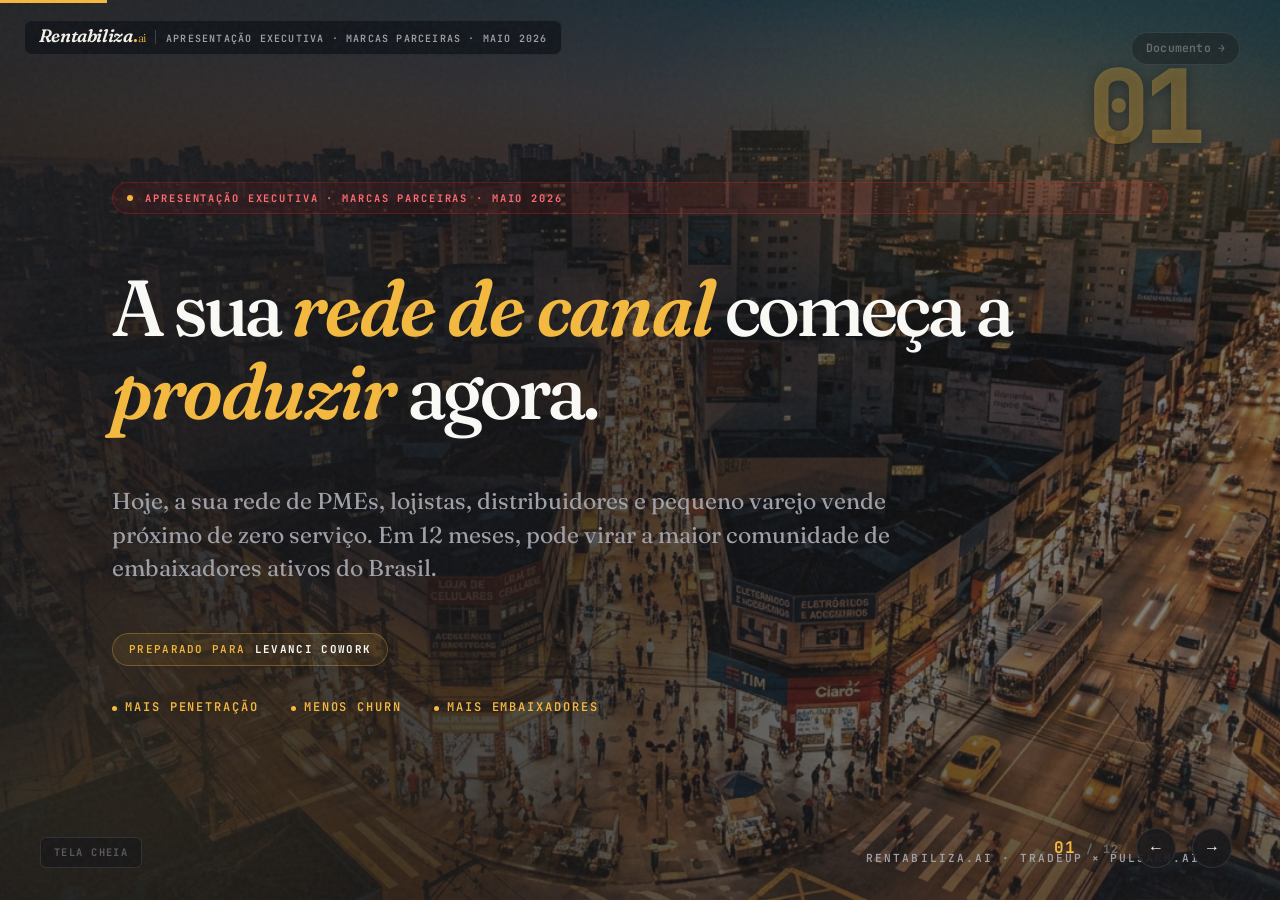
<file: slides-levanci.html>
<!DOCTYPE html>
<html lang="pt-BR">
<head>
  <meta charset="UTF-8">
  <meta name="viewport" content="width=device-width, initial-scale=1.0">
  <title>Rentabiliza.ai · Apresentação · Levanci Cowork</title>
  <meta name="description" content="Apresentação Executiva do Rentabiliza.ai para marcas parceiras e operadoras que dependem de canal de varejo distribuído — método instalado dentro do PDV parceiro. 12 slides para decisão executiva em 30 minutos.">

  <!-- Open Graph -->
  <meta property="og:type" content="article">
  <meta property="og:title" content="Rentabiliza.ai · Apresentação Executiva">
  <meta property="og:description" content="12 slides para conduzir decisão executiva em 30 minutos.">
  <meta property="og:image" content="https://rentabilizaai.gestaopulsarh.com.br/assets/images/og-image.png">
  <meta property="og:url" content="https://rentabilizaai.gestaopulsarh.com.br/slides.html">
  <meta property="og:image:width" content="1200">
  <meta property="og:image:height" content="630">
  <meta property="og:site_name" content="Rentabiliza.ai">
  <meta property="og:locale" content="pt_BR">

  <!-- Twitter Card -->
  <meta name="twitter:card" content="summary_large_image">
  <meta name="twitter:title" content="Rentabiliza.ai · Apresentação Executiva">
  <meta name="twitter:image" content="https://rentabilizaai.gestaopulsarh.com.br/assets/images/og-image.png">

  <meta name="theme-color" content="#0D1117">

  <link rel="icon" type="image/svg+xml" href="assets/brand/logo-mono-amber.svg">

  <!-- Rentabiliza.ai Design Tokens -->
  <link rel="stylesheet" href="assets/brand/rentabiliza-tokens.css">
  <style>
    /* ═══════════════════════════════ TOKENS ═══════════════════════════════ */
    :root {
      /* Paleta Rentabiliza.ai (aliases Claro → âmbar) */
      --claro-red: #F4B93E;              /* âmbar — protagonista */
      --claro-red-deep: #B8881D;
      --claro-red-light: #FFC856;
      --claro-red-glow: rgba(244, 185, 62, 0.35);
      --claro-red-pale: rgba(244, 185, 62, 0.08);
      --claro-yellow: #F4B93E;
      --claro-yellow-soft: #FFC856;
      --claro-yellow-pale: rgba(244, 185, 62, 0.12);

      /* Dark Rentabiliza — noite profunda */
      --ink: #0D1117;
      --charcoal: #1A2430;
      --surface: #242F3E;
      --surface-raised: #2D3B4F;

      /* Light */
      --cream: #F4F1E8;                  /* papel */
      --paper: #FAFAF7;
      --stone: #EAE6D6;

      /* Aliases gold → âmbar */
      --gold: var(--claro-yellow);
      --gold-soft: var(--claro-yellow);
      --gold-deep: var(--claro-red-deep);

      /* Text */
      --text-dark: #1A1A1A;
      --text-light: #FAFAF7;
      --muted: #A0A0A8;
      --muted-2: #6B6B6B;
      --muted-dark: #58585E;

      /* Borders */
      --border-dark: rgba(255, 255, 255, 0.1);
      --border-warm: rgba(244, 185, 62, 0.35);

      /* Acentos funcionais Rentabiliza */
      --r-mint: #3DDC97;
      --r-coral: #FF6B47;
    }

    /* Typography overrides — todas fontes agora são Rentabiliza */
    body { font-family: 'Inter', system-ui, sans-serif; }
    h1, h2, h3, h4, h5,
    .s-title, .slide-title {
      font-family: 'Fraunces', 'Times New Roman', serif !important;
      font-variation-settings: "SOFT" 50, "WONK" 0;
      font-weight: 500 !important;
      letter-spacing: -0.02em;
    }
    .s-title em, .slide-title em, h1 em, h2 em, h3 em,
    em, .s-card-tag, .s-method-title span {
      font-family: 'Fraunces', 'Times New Roman', serif !important;
      font-style: italic !important;
      font-weight: 600 !important;
      color: var(--claro-red) !important;
      letter-spacing: -0.01em !important;
    }
    .s-eyebrow, .s-num, .s-pack-num, .s-pack-price, .s-pack-dur,
    .s-card-num, .s-method-sub, .s-metric-label, .s-layer-num, .s-tl-dur,
    .brand-top-text, .home-link, .fs-btn, .slide-counter,
    .author-logo-wrap + div > div:first-child {
      font-family: 'JetBrains Mono', ui-monospace, monospace !important;
      letter-spacing: 0.08em;
    }
    .s-eyebrow, .s-method-sub, .s-metric-label {
      text-transform: uppercase;
      letter-spacing: 0.12em;
      font-weight: 600;
    }

    /* ═══════════════════════════════ RESET ═══════════════════════════════ */
    *, *::before, *::after { margin: 0; padding: 0; box-sizing: border-box; }
    html { scroll-behavior: smooth; }
    body {
      font-family: 'Inter', sans-serif;
      background: var(--ink);
      color: var(--text-light);
      line-height: 1.6;
      -webkit-font-smoothing: antialiased;
      overflow: hidden;
      height: 100vh;
      cursor: none;
    }
    a { color: inherit; text-decoration: none; }

    /* GRAIN */
    body::before {
      content: ''; position: fixed; inset: 0; pointer-events: none; z-index: 9999;
      opacity: 0.04;
      background-image: url("data:image/svg+xml,%3Csvg viewBox='0 0 200 200' xmlns='http://www.w3.org/2000/svg'%3E%3Cfilter id='n'%3E%3CfeTurbulence type='fractalNoise' baseFrequency='0.9' numOctaves='3'/%3E%3C/filter%3E%3Crect width='100%25' height='100%25' filter='url(%23n)'/%3E%3C/svg%3E");
    }

    h1, h2, h3, h4 { font-family: 'Outfit', sans-serif; letter-spacing: -0.02em; line-height: 1.15; font-weight: 800; }
    /* Destaques em títulos: Outfit 900 em amarelo Claro (em fundo dark) ou vermelho (em fundo light) */
    em {
      font-family: 'Outfit', sans-serif;
      font-style: normal;
      font-weight: 900;
      color: var(--claro-yellow);
      letter-spacing: -0.03em;
    }
    .bg-light em { color: var(--claro-red); }

    /* ═══════════════════════════════ SLIDE ENGINE ═══════════════════════════════ */
    .deck {
      position: relative;
      width: 100vw;
      height: 100vh;
    }
    .slide {
      position: absolute;
      inset: 0;
      display: flex;
      flex-direction: column;
      justify-content: center;
      padding: 5rem 7rem;
      opacity: 0;
      pointer-events: none;
      transition: opacity 0.5s ease;
      overflow: hidden;
    }
    .slide.active {
      opacity: 1;
      pointer-events: auto;
    }

    /* Backgrounds — dark suave (cinza-grafite), não preto pesado */
    .bg-dark {
      background: linear-gradient(140deg, #2A2A2E 0%, #1F1F22 60%, #2A2A2E 100%);
      color: var(--text-light);
    }
    .bg-charcoal {
      background: linear-gradient(140deg, #323236 0%, #26262A 100%);
      color: var(--text-light);
    }
    .bg-light { background: var(--cream); color: var(--text-dark); }

    /* ═══════════════════════════════ BACKGROUND IMAGE LAYER ═══════════════════════════════ */
    /* Imagem atmosférica — visível, mas com overlay assimétrico (denso à
       esquerda onde tá o texto, esvaziando à direita onde a imagem respira) */
    .s-bg-photo {
      position: absolute; inset: 0; z-index: 0;
      background-size: cover;
      background-position: center;
      opacity: 0.55;
      filter: saturate(0.85) contrast(1.05);
      pointer-events: none;
    }
    .s-bg-photo::after {
      content: ''; position: absolute; inset: 0;
      background:
        linear-gradient(95deg, rgba(20,20,22,0.88) 0%, rgba(20,20,22,0.7) 35%, rgba(20,20,22,0.35) 70%, rgba(20,20,22,0.2) 100%),
        radial-gradient(ellipse 50% 40% at 90% 100%, rgba(20,20,22,0.35), transparent 60%);
    }
    /* Variação charcoal — mesma lógica, opacity um pouco menor */
    .bg-charcoal .s-bg-photo { opacity: 0.45; }

    /* Variação light — overlay cream assimétrico (denso à esquerda,
       respira à direita) preservando a paleta papel */
    .bg-light .s-bg-photo {
      opacity: 0.42;
      filter: saturate(0.78) contrast(1.02);
    }
    .bg-light .s-bg-photo::after {
      content: ''; position: absolute; inset: 0;
      background:
        linear-gradient(95deg, rgba(244,241,232,0.92) 0%, rgba(244,241,232,0.75) 35%, rgba(244,241,232,0.4) 70%, rgba(244,241,232,0.22) 100%),
        radial-gradient(ellipse 50% 40% at 90% 100%, rgba(244,241,232,0.3), transparent 60%);
    }

    /* ═══════════════════════════════ AUTHOR BLOCK — wordmark Rentabiliza ═══════════════════════════════ */
    .author-block {
      display: flex;
      align-items: center;
      gap: 1.25rem;
      padding: 1.5rem 1.75rem;
      background: rgba(255,255,255,0.03);
      border: 1px solid rgba(255,255,255,0.08);
      border-radius: 12px;
      position: relative; z-index: 1;
      transition: border-color 200ms ease-out, transform 200ms ease-out;
    }
    .author-block:hover {
      border-color: rgba(244,185,62,0.4);
      transform: translateY(-2px);
    }
    .author-wordmark {
      flex-shrink: 0;
      font-family: 'Fraunces', serif;
      font-variation-settings: "SOFT" 50, "WONK" 0;
      font-size: 42px; line-height: 1;
      display: inline-flex; align-items: baseline;
      letter-spacing: -0.02em;
    }
    .author-wordmark .r-name { font-style: italic; font-weight: 600; color: var(--text-light); }
    .author-wordmark .r-dot { color: var(--claro-red); font-weight: 600; }
    .author-wordmark .r-ai { color: var(--claro-red); font-weight: 300; font-size: 0.65em; margin-left: 0.02em; }

    /* ═══════════════════════════════ CRONOGRAMA BOX (Rentabiliza: sóbrio) ═══════════════════════════════ */
    .cronograma-box {
      padding: 1.5rem 1.75rem;
      background: rgba(244,185,62,0.08);
      border: 1px solid rgba(244,185,62,0.35);
      border-radius: 12px;
      text-align: center;
      position: relative; z-index: 1;
      transition: border-color 200ms ease-out, transform 200ms ease-out;
    }
    .cronograma-box:hover {
      border-color: rgba(244,185,62,0.6);
      transform: translateY(-2px);
    }

    .bg-dark em { color: var(--claro-yellow); }
    .bg-charcoal em { color: var(--claro-yellow); }
    .bg-light em { color: var(--claro-red); }

    /* Radial glows com acentos Claro (amarelo + vermelho, em vez de dourado) */
    .slide::after {
      content: ''; position: absolute; inset: 0; pointer-events: none;
    }
    .bg-dark::after {
      background:
        radial-gradient(ellipse 60% 40% at 85% 15%, rgba(244,185,62,0.15), transparent 60%),
        radial-gradient(ellipse 70% 50% at 10% 90%, rgba(244,185,62,0.08), transparent 60%);
    }
    .bg-charcoal::after {
      background:
        radial-gradient(ellipse 50% 40% at 90% 10%, rgba(244,185,62,0.12), transparent 55%),
        radial-gradient(ellipse 60% 40% at 5% 85%, rgba(244,185,62,0.06), transparent 55%);
    }

    /* ═══════════════════════════════ TYPOGRAPHY ═══════════════════════════════ */
    .s-eyebrow {
      display: inline-flex; align-items: center; gap: 0.75rem;
      padding: 0.4rem 0.9rem;
      background: rgba(237, 28, 36, 0.08);
      border: 1px solid rgba(237, 28, 36, 0.28);
      border-radius: 999px;
      font-family: 'Outfit', sans-serif;
      font-size: 0.65rem; font-weight: 700; letter-spacing: 0.18em;
      text-transform: uppercase; color: #FF6B70;
      margin-bottom: 1.75rem;
      position: relative; z-index: 1;
    }
    .bg-light .s-eyebrow { background: rgba(237,28,36,0.06); border-color: rgba(237,28,36,0.2); color: var(--claro-red-deep); }
    .s-dot { width: 6px; height: 6px; border-radius: 50%; background: var(--claro-red); box-shadow: 0 0 12px var(--claro-red-glow); animation: pulse 2s infinite; }
    @keyframes pulse { 0%, 100% { opacity: 1; } 50% { opacity: 0.4; } }

    .s-title {
      font-size: clamp(2.2rem, 4.5vw, 3.8rem);
      font-weight: 900;
      letter-spacing: -0.035em;
      line-height: 1.0;
      margin-bottom: 1.5rem;
      position: relative; z-index: 1;
    }
    .s-subtitle {
      font-size: clamp(1.15rem, 1.8vw, 1.5rem);
      font-weight: 500;
      line-height: 1.5;
      color: var(--muted);
      max-width: 750px;
      position: relative; z-index: 1;
    }
    .bg-light .s-subtitle { color: var(--muted-2); }
    .s-subtitle strong { color: var(--text-light); font-weight: 600; }
    .bg-light .s-subtitle strong { color: var(--text-dark); }

    .s-body {
      font-size: 1.05rem;
      line-height: 1.7;
      color: var(--muted);
      position: relative; z-index: 1;
    }
    .bg-light .s-body { color: var(--muted-2); }
    .s-body strong { color: var(--text-light); font-weight: 600; }
    .bg-light .s-body strong { color: var(--text-dark); }

    .s-num {
      position: absolute; top: 3.5rem; right: 5rem;
      font-family: 'Outfit', sans-serif;
      font-weight: 900;
      font-size: clamp(4rem, 8vw, 8rem); line-height: 1;
      color: rgba(244,185,62,0.12);
      pointer-events: none; user-select: none;
      letter-spacing: -0.05em;
      z-index: 3;
    }
    .bg-light .s-num { color: rgba(244,185,62,0.08); }
    /* Quando há bg-photo (slide com imagem atmosférica de fundo), o número
       precisa de mais opacidade e text-shadow pra ficar visível e padronizado */
    .slide .s-bg-photo ~ .s-num {
      color: rgba(244,185,62,0.32);
      text-shadow: 0 2px 12px rgba(13,17,23,0.45);
    }
    .bg-light .s-bg-photo ~ .s-num {
      color: rgba(184,136,29,0.22);
      text-shadow: 0 2px 12px rgba(244,241,232,0.6);
    }

    /* ═══════════════════════════════ QUOTE ═══════════════════════════════ */
    .s-quote {
      margin: 1.5rem 0;
      padding: 1.75rem 2.25rem;
      border-left: 4px solid var(--claro-red);
      background: rgba(244,185,62,0.06);
      border-radius: 0 12px 12px 0;
      font-family: 'Inter', sans-serif;
      font-style: italic;
      font-size: clamp(1rem, 1.4vw, 1.2rem);
      line-height: 1.55;
      color: var(--text-light);
      font-weight: 400;
      position: relative; z-index: 1;
      max-width: 850px;
    }
    .bg-light .s-quote {
      color: var(--text-dark);
      background: var(--claro-red-pale);
    }

    /* ═══════════════════════════════ LISTS ═══════════════════════════════ */
    .s-list {
      list-style: none; margin: 1.25rem 0; padding: 0;
      position: relative; z-index: 1;
    }
    .s-list li {
      position: relative;
      padding-left: 1.75rem;
      margin-bottom: 0.6rem;
      font-size: 1rem;
      line-height: 1.6;
      color: var(--muted);
    }
    .bg-light .s-list li { color: var(--muted-2); }
    .s-list li::before {
      content: ''; position: absolute;
      left: 0; top: 0.65em;
      width: 0.55rem; height: 1px;
      background: var(--claro-red);
    }
    .s-list li strong { color: var(--text-light); font-weight: 600; }
    .bg-light .s-list li strong { color: var(--text-dark); }

    /* ═══════════════════════════════ GRIDS ═══════════════════════════════ */
    .s-grid-5 {
      display: grid; grid-template-columns: repeat(5, 1fr); gap: 0.85rem;
      margin: 1.5rem 0; position: relative; z-index: 1;
    }
    .s-grid-3 {
      display: grid; grid-template-columns: repeat(3, 1fr); gap: 1rem;
      margin: 1.5rem 0; position: relative; z-index: 1;
    }
    .s-grid-2 {
      display: grid; grid-template-columns: 1fr 1fr; gap: 1rem;
      margin: 1.5rem 0; position: relative; z-index: 1;
    }

    .s-card {
      padding: 1.5rem 1.25rem;
      background: linear-gradient(170deg, rgba(255,255,255,0.06) 0%, rgba(255,255,255,0.02) 100%);
      border: 1px solid rgba(255,255,255,0.1);
      border-radius: 14px;
      overflow: hidden;
      position: relative;
      backdrop-filter: blur(10px);
    }
    .s-card::before {
      content: ''; position: absolute; top: 0; left: 0; right: 0; height: 2px;
      background: linear-gradient(90deg, var(--claro-red), var(--claro-yellow));
    }
    .bg-light .s-card {
      background: #FFFFFF;
      border: 1px solid rgba(10,10,10,0.08);
    }
    .s-card-num {
      font-family: 'Outfit', sans-serif; font-weight: 900;
      font-size: 1.5rem; color: var(--claro-yellow); margin-bottom: 0.6rem;
      letter-spacing: -0.02em;
    }
    .bg-light .s-card-num { color: var(--claro-red); }
    .s-card-title {
      font-family: 'Outfit', sans-serif; font-weight: 800;
      font-size: 1rem; color: var(--text-light); margin-bottom: 0.35rem;
    }
    .bg-light .s-card-title { color: var(--text-dark); }
    .s-card-tag {
      font-family: 'Inter', sans-serif; font-style: italic;
      font-size: 0.85rem; color: var(--claro-yellow); font-weight: 500;
      margin-bottom: 0.5rem;
    }
    .bg-light .s-card-tag { color: var(--claro-red); }
    .s-card-desc {
      font-size: 0.82rem; line-height: 1.5; color: var(--muted);
    }

    /* ═══════════════════════════════ TABLE ═══════════════════════════════ */
    .s-table-wrap { position: relative; z-index: 1; margin: 1.5rem 0; overflow-x: auto; }
    .s-table {
      width: 100%; border-collapse: collapse;
      background: var(--ink); border-radius: 14px;
      overflow: hidden; border: 1px solid var(--border-dark);
      font-size: 0.88rem;
    }
    .s-table thead th {
      padding: 0.9rem 1rem;
      font-family: 'Outfit', sans-serif;
      font-size: 0.7rem; font-weight: 700; text-align: left;
      background: rgba(237,28,36,0.06);
      letter-spacing: 0.16em; text-transform: uppercase;
      color: var(--claro-red);
      border-bottom: 1px solid var(--border-warm);
    }
    .s-table tbody td {
      padding: 0.7rem 1rem;
      border-bottom: 1px solid rgba(255,255,255,0.04);
      color: var(--muted);
    }
    .s-table tbody td:first-child { color: var(--gold-soft); font-weight: 700; font-family: 'Outfit', sans-serif; }
    .s-table tbody td:nth-child(3) { color: var(--text-light); font-weight: 500; }

    /* Tabela de investimento (slide 07) — compactada pra caber no viewport em fullscreen */
    .s-table-investimento .s-table { font-size: 0.84rem; }
    .s-table-investimento .s-table thead th { padding: 0.7rem 0.85rem; font-size: 0.62rem; }
    .s-table-investimento .s-table tbody td { padding: 0.55rem 0.85rem; }
    .s-table-investimento .s-table-logic { font-size: 0.78rem; color: var(--muted-2); }
    .s-pct-big {
      font-family: 'JetBrains Mono', monospace;
      font-size: 1.25rem; font-weight: 700;
      color: var(--claro-yellow);
      line-height: 1;
    }
    .s-pct-mid {
      font-family: 'JetBrains Mono', monospace;
      font-size: 1rem; font-weight: 600;
      color: var(--claro-yellow);
    }
    .s-pct-sub {
      font-family: 'JetBrains Mono', monospace;
      font-size: 0.7rem;
      color: var(--muted);
    }

    /* Pack overview rows */
    .s-pack-row {
      display: grid;
      grid-template-columns: 2.5rem 1fr auto auto;
      gap: 1rem; align-items: center;
      padding: 0.9rem 1.25rem;
      background: rgba(255,255,255,0.02);
      border: 1px solid var(--border-dark);
      border-left: 3px solid var(--claro-red);
      border-radius: 10px;
      margin-bottom: 0.5rem;
      position: relative; z-index: 1;
    }
    .s-pack-num { font-family: 'Outfit', sans-serif; font-weight: 900; font-size: 1.3rem; color: var(--claro-yellow); letter-spacing: -0.02em; }
    .s-pack-name { font-family: 'Outfit', sans-serif; font-weight: 800; font-size: 0.95rem; }
    .s-pack-name small { display: block; font-weight: 500; font-size: 0.75rem; color: var(--muted); }
    .s-pack-price { font-family: 'Outfit', sans-serif; font-weight: 700; font-size: 0.85rem; color: var(--gold-soft); white-space: nowrap; }
    .s-pack-dur {
      font-family: 'Outfit', sans-serif; font-size: 0.65rem; font-weight: 700;
      letter-spacing: 0.12em; text-transform: uppercase; color: var(--claro-red);
      padding: 0.25rem 0.6rem; border: 1px solid rgba(237,28,36,0.3);
      border-radius: 999px; white-space: nowrap;
    }

    /* Method blocks */
    .s-method {
      padding: 1.5rem 1.5rem;
      background: #FFFFFF;
      border: 1px solid rgba(10,10,10,0.08);
      border-radius: 16px;
      overflow: hidden; position: relative;
    }
    .s-method::before {
      content: ''; position: absolute; top: 0; left: 0; right: 0; height: 3px;
      background: linear-gradient(90deg, var(--claro-red), var(--claro-yellow));
    }
    .s-method-icon { font-size: 1.4rem; margin-bottom: 0.75rem; }
    .s-method-sub {
      font-family: 'Outfit', sans-serif; font-size: 0.62rem; font-weight: 700;
      letter-spacing: 0.16em; text-transform: uppercase; color: var(--claro-red);
      margin-bottom: 0.35rem;
    }
    .s-method-title {
      font-family: 'Outfit', sans-serif; font-size: 1.2rem; font-weight: 800;
      color: var(--text-dark); margin-bottom: 0.6rem;
    }
    .s-method-title span { font-family: 'Outfit', sans-serif; font-style: normal; color: var(--claro-red); font-weight: 900; letter-spacing: -0.02em; }
    .s-method-body { color: var(--muted-2); font-size: 0.85rem; line-height: 1.55; }
    .s-method-body ul { list-style: none; margin: 0.5rem 0 0; padding: 0; }
    .s-method-body ul li { padding-left: 1.2rem; margin-bottom: 0.3rem; position: relative; font-size: 0.82rem; }
    .s-method-body ul li::before { content: ''; position: absolute; left: 0; top: 0.55em; width: 0.45rem; height: 1px; background: var(--claro-red); }

    /* Selos */
    .s-selos { display: flex; gap: 1.5rem; justify-content: center; margin: 2rem 0; position: relative; z-index: 1; }
    .s-selo {
      padding: 1.5rem 1.25rem; text-align: center;
      background: #FFFFFF; border: 1px solid rgba(10,10,10,0.08);
      border-radius: 14px; width: 140px;
    }
    .s-selo.top {
      background: linear-gradient(165deg, #FFFBF1 0%, #FFFFFF 100%);
      border: 1px solid rgba(244,185,62,0.5);
      box-shadow: 0 8px 28px rgba(244,185,62,0.18);
    }
    .s-selo-ring {
      width: 56px; height: 56px; margin: 0 auto 0.75rem;
      border-radius: 50%; display: grid; place-items: center;
      background: linear-gradient(145deg, var(--claro-red), var(--claro-red-deep));
      color: #fff; font-family: 'Outfit', sans-serif; font-weight: 900; font-size: 1.3rem;
      box-shadow: 0 6px 16px rgba(237,28,36,0.3);
    }
    .s-selo.top .s-selo-ring {
      background: linear-gradient(145deg, var(--claro-yellow), #E5B800);
      color: var(--text-dark); box-shadow: 0 6px 18px rgba(244,185,62,0.4);
    }
    .s-selo-name { font-family: 'Outfit', sans-serif; font-size: 0.82rem; font-weight: 800; color: var(--text-dark); line-height: 1.2; }

    /* Metric card */
    .s-metric {
      padding: 1.5rem;
      background: #FFFFFF; border: 1px solid rgba(10,10,10,0.08);
      border-radius: 14px; overflow: hidden; position: relative;
    }
    .s-metric::before {
      content: ''; position: absolute; top: 0; left: 0; right: 0; height: 3px;
      background: var(--claro-red);
    }
    .s-metric-label {
      font-family: 'Outfit', sans-serif; font-size: 0.62rem; font-weight: 700;
      letter-spacing: 0.16em; text-transform: uppercase; color: var(--claro-red);
      margin-bottom: 0.35rem;
    }
    .s-metric-who {
      font-family: 'Outfit', sans-serif; font-size: 1.1rem; font-weight: 800;
      color: var(--text-dark); margin-bottom: 0.75rem;
    }
    .s-metric ul { list-style: none; margin: 0; padding: 0; }
    .s-metric ul li {
      position: relative; padding-left: 1.2rem; margin-bottom: 0.4rem;
      font-size: 0.82rem; color: var(--muted-2); line-height: 1.45;
    }
    .s-metric ul li::before { content: ''; position: absolute; left: 0; top: 0.55em; width: 0.45rem; height: 1px; background: var(--claro-red); }

    /* Timeline compact */
    .s-timeline { position: relative; z-index: 1; margin: 1rem 0; padding-left: 3rem; }
    .s-timeline::before {
      content: ''; position: absolute; left: 14px; top: 0; bottom: 0; width: 2px;
      background: linear-gradient(180deg, var(--claro-red), rgba(237,28,36,0.15));
    }
    .s-tl-item { position: relative; padding-bottom: 1.25rem; }
    .s-tl-item:last-child { padding-bottom: 0; }
    .s-tl-dot {
      position: absolute; left: -2.25rem; top: 0;
      width: 18px; height: 18px; border-radius: 50%;
      background: var(--ink); border: 2px solid var(--claro-red);
      display: grid; place-items: center;
      font-family: 'Outfit', sans-serif; font-size: 0.55rem; font-weight: 800; color: var(--claro-red);
    }
    .s-tl-title { font-family: 'Outfit', sans-serif; font-size: 1rem; font-weight: 800; color: var(--text-light); margin-bottom: 0.15rem; }
    .s-tl-desc { font-size: 0.85rem; color: var(--muted); line-height: 1.45; }
    .s-tl-dur {
      display: inline-block; margin-top: 0.3rem;
      font-family: 'Outfit', sans-serif; font-size: 0.6rem; font-weight: 700;
      letter-spacing: 0.12em; text-transform: uppercase; color: var(--gold);
      padding: 0.2rem 0.5rem; background: rgba(197,165,114,0.08);
      border: 1px solid rgba(197,165,114,0.25); border-radius: 999px;
    }

    /* Layers */
    .s-layer {
      padding: 1.25rem 1.25rem;
      background: rgba(255,255,255,0.02);
      border: 1px solid var(--border-dark);
      border-radius: 14px; overflow: hidden; position: relative;
    }
    .s-layer::before {
      content: ''; position: absolute; left: 0; top: 0; bottom: 0; width: 3px;
      background: linear-gradient(180deg, var(--claro-red), var(--claro-yellow));
    }
    .s-layer-num { font-family: 'Outfit', sans-serif; font-weight: 900; color: var(--claro-yellow); font-size: 1.4rem; margin-bottom: 0.4rem; letter-spacing: -0.02em; }
    .s-layer-title { font-family: 'Outfit', sans-serif; font-size: 0.95rem; font-weight: 800; color: var(--text-light); margin-bottom: 0.3rem; }
    .s-layer-desc { font-size: 0.8rem; color: var(--muted); line-height: 1.45; }
    .s-layer-scale {
      display: inline-block; margin-top: 0.5rem;
      padding: 0.2rem 0.55rem;
      background: rgba(197,165,114,0.08); border: 1px solid rgba(197,165,114,0.25);
      border-radius: 999px;
      font-family: 'Outfit', sans-serif; font-size: 0.58rem; font-weight: 700;
      letter-spacing: 0.12em; text-transform: uppercase; color: var(--gold);
    }

    /* ═══════════════════════════════ CONTROLS ═══════════════════════════════ */
    .slide-controls {
      position: fixed; bottom: 2rem; right: 3rem;
      display: flex; align-items: center; gap: 1rem;
      z-index: 1000;
      cursor: auto;
    }
    .slide-counter {
      font-family: 'Outfit', sans-serif;
      font-size: 0.72rem; font-weight: 700; letter-spacing: 0.14em;
      color: var(--muted-2);
    }
    .slide-counter .current { color: var(--gold); font-size: 1rem; }
    .slide-btn {
      width: 40px; height: 40px;
      border-radius: 50%;
      border: 1px solid var(--border-dark);
      background: rgba(20,20,24,0.8);
      backdrop-filter: blur(12px);
      color: var(--text-light);
      font-size: 1rem;
      display: grid; place-items: center;
      cursor: pointer;
      transition: all 0.25s ease;
    }
    .slide-btn:hover { border-color: var(--claro-red); color: var(--claro-red); }

    .progress-bar {
      position: fixed; top: 0; left: 0; height: 3px; z-index: 1000;
      background: linear-gradient(90deg, var(--claro-red), var(--claro-yellow));
      transition: width 0.4s ease;
    }

    /* Brand-top — wordmark Rentabiliza fixo top-left */
    .brand-top {
      position: fixed; top: 1.25rem; left: 1.5rem; z-index: 1000;
      display: flex; align-items: baseline; gap: 0.6rem;
      padding: 0.4rem 0.85rem;
      background: rgba(13,17,23,0.72);
      backdrop-filter: blur(12px);
      -webkit-backdrop-filter: blur(12px);
      border: 1px solid rgba(255,255,255,0.08);
      border-radius: var(--radius-md, 8px);
    }
    .brand-top-wordmark {
      font-family: 'Fraunces', 'Times New Roman', serif;
      font-variation-settings: "SOFT" 50, "WONK" 0;
      font-size: 18px; line-height: 1;
      display: inline-flex; align-items: baseline;
      letter-spacing: -0.02em;
    }
    .brand-top-wordmark .r-name { font-style: italic; font-weight: 600; color: #F4F1E8; }
    .brand-top-wordmark .r-dot { color: var(--claro-red); font-weight: 600; }
    .brand-top-wordmark .r-ai { color: var(--claro-red); font-weight: 300; font-size: 0.65em; margin-left: 0.02em; }
    .brand-top-divider {
      width: 1px; height: 14px;
      background: rgba(255,255,255,0.18);
      align-self: center;
    }
    .brand-top-text {
      font-family: 'JetBrains Mono', monospace !important;
      font-weight: 600; font-size: 10px;
      letter-spacing: 0.12em;
      text-transform: uppercase;
      color: var(--muted);
    }
    .brand-top-text em { color: var(--claro-red); font-family: inherit; font-style: normal; font-weight: 600; }

    /* Home link agora no top-right (junto do doc-link) */
    .home-link {
      position: fixed; top: 2rem; right: 2.5rem; z-index: 1000;
      font-family: 'Outfit', sans-serif; font-size: 0.72rem; font-weight: 600;
      letter-spacing: 0.02em;
      color: var(--muted-2); cursor: pointer;
      transition: color 0.25s ease;
      padding: 0.4rem 0.85rem;
      border: 1px solid var(--border-dark);
      border-radius: 999px;
      background: rgba(20,20,24,0.4);
      backdrop-filter: blur(8px);
    }
    .home-link:hover { color: var(--claro-red); border-color: rgba(244,185,62,0.4); }
    .bg-light .home-link { color: var(--muted-2); background: rgba(250,250,247,0.7); border-color: rgba(0,0,0,0.1); }

    /* Fullscreen btn */
    .fs-btn {
      position: fixed; bottom: 2rem; left: 2.5rem; z-index: 1000;
      font-family: 'Outfit', sans-serif; font-size: 0.65rem; font-weight: 700;
      letter-spacing: 0.14em; text-transform: uppercase;
      color: var(--muted-dark); cursor: pointer;
      padding: 0.4rem 0.8rem;
      border: 1px solid var(--border-dark); border-radius: 6px;
      background: rgba(20,20,24,0.6); backdrop-filter: blur(8px);
      transition: all 0.25s ease;
    }
    .fs-btn:hover { color: var(--gold); border-color: var(--border-warm); }

    /* Big idea special */
    .s-big-idea {
      padding: 2.5rem 3rem;
      background: linear-gradient(135deg, rgba(244,185,62,0.12) 0%, rgba(244,185,62,0.06) 100%);
      border: 1px solid rgba(244,185,62,0.3);
      border-radius: 18px;
      position: relative; overflow: hidden; z-index: 1;
      margin: 1.5rem 0;
      backdrop-filter: blur(10px);
    }
    .s-big-idea::before {
      content: ''; position: absolute; top: 0; left: 0; right: 0; height: 3px;
      background: linear-gradient(90deg, var(--claro-red), var(--claro-yellow));
    }
    .s-big-idea p {
      font-family: 'Outfit', sans-serif; font-style: normal;
      font-size: clamp(1.15rem, 1.7vw, 1.55rem); line-height: 1.4;
      color: var(--text-light); margin: 0;
      font-weight: 700;
      letter-spacing: -0.015em;
    }
    .s-big-idea p em { color: var(--claro-yellow); }

    /* Two column layout */
    .s-cols { display: grid; grid-template-columns: 1fr 1fr; gap: 3rem; position: relative; z-index: 1; }
    .s-col {}

    /* ═══════════════════════════════ IMAGE PLACEHOLDERS ═══════════════════════════════ */
    .s-img {
      position: relative;
      overflow: hidden;
      border-radius: 16px;
      border: 1px solid var(--border-warm);
    }
    .s-img .ph-grad {
      position: absolute; inset: 0;
      background:
        radial-gradient(ellipse 60% 40% at 80% 20%, rgba(237,28,36,0.22), transparent 60%),
        radial-gradient(ellipse 70% 50% at 20% 90%, rgba(197,165,114,0.14), transparent 60%),
        linear-gradient(135deg, #14101C 0%, #0B0B0E 100%);
    }
    .bg-light .s-img { border-color: rgba(237,28,36,0.18); }
    .bg-light .s-img .ph-grad {
      background:
        radial-gradient(ellipse 60% 40% at 80% 20%, rgba(237,28,36,0.14), transparent 60%),
        radial-gradient(ellipse 70% 50% at 20% 90%, rgba(197,165,114,0.22), transparent 60%),
        linear-gradient(135deg, #FAFAF7 0%, #E8DFCD 100%);
    }
    .s-img .ph-grain {
      position: absolute; inset: 0; opacity: 0.15;
      background-image: url("data:image/svg+xml,%3Csvg viewBox='0 0 200 200' xmlns='http://www.w3.org/2000/svg'%3E%3Cfilter id='n'%3E%3CfeTurbulence baseFrequency='0.9'/%3E%3C/filter%3E%3Crect width='100%25' height='100%25' filter='url(%23n)'/%3E%3C/svg%3E");
    }
    .s-img .ph-label {
      position: absolute; bottom: 0.75rem; left: 0.75rem;
      font-family: 'Outfit', sans-serif; font-size: 0.6rem; font-weight: 700;
      letter-spacing: 0.14em; text-transform: uppercase;
      color: rgba(197,165,114,0.55); padding: 0.25rem 0.55rem;
      background: rgba(0,0,0,0.4); border: 1px solid rgba(197,165,114,0.25);
      border-radius: 4px;
    }
    .bg-light .s-img .ph-label {
      color: rgba(183,19,24,0.75);
      background: rgba(250,250,247,0.7);
      border-color: rgba(237,28,36,0.3);
    }

    /* Slide com imagem lateral — capa hero */
    .s-hero-split {
      display: grid;
      grid-template-columns: 1.15fr 1fr;
      gap: 4rem;
      align-items: center;
      position: relative; z-index: 1;
      height: 100%;
    }
    .s-hero-split .s-hero-text {
      display: flex; flex-direction: column; justify-content: center;
    }
    .s-hero-split .s-img {
      aspect-ratio: 4/5;
      width: 100%;
      max-height: 70vh;
    }

    /* Mini-banner image top do slide */
    .s-img-banner {
      width: 100%;
      aspect-ratio: 21/6;
      margin-bottom: 1.5rem;
    }

    /* Portrait image for CTA */
    .s-img-portrait {
      aspect-ratio: 4/5;
      width: 100%;
      max-height: 55vh;
    }

    /* ═══════════════════════════════ MOBILE RESPONSIVE ═══════════════════════════════ */
    @media (max-width: 900px) {
      body { overflow-y: auto; height: auto; }
      .deck {
        width: 100%; height: auto;
        padding: 5rem 0 8rem;
      }
      /* No mobile: slides stackam verticalmente em vez de serem absolutos */
      .slide {
        position: relative;
        inset: auto;
        opacity: 1;
        pointer-events: auto;
        padding: 3rem 1.5rem 3.5rem;
        min-height: 80vh;
        margin-bottom: 1rem;
        border-top: 1px solid rgba(255,255,255,0.05);
      }
      .slide:first-of-type { border-top: none; }

      /* Brand top — menor, fixo */
      .brand-top {
        top: 1rem; left: 1rem;
        padding: 0.45rem 0.85rem 0.45rem 0.7rem;
        gap: 0.6rem;
      }
      .brand-top-logo { height: 20px; }
      .brand-top-text { font-size: 0.72rem; }

      /* Home/Doc link — empilha no top-right */
      .home-link {
        top: 1rem; right: 1rem;
        font-size: 0.65rem;
        padding: 0.35rem 0.7rem;
      }

      /* Fullscreen btn — ocultar no mobile */
      .fs-btn { display: none; }

      /* Controles bottom — centralizados e mais compactos */
      .slide-controls {
        bottom: 1rem; right: 50%;
        transform: translateX(50%);
        gap: 0.6rem;
        background: rgba(20,20,24,0.85);
        backdrop-filter: blur(12px);
        padding: 0.5rem 0.85rem;
        border-radius: 999px;
        border: 1px solid rgba(255,255,255,0.1);
      }
      .slide-counter { font-size: 0.65rem; }
      .slide-counter .current { font-size: 0.85rem; }
      .slide-btn { width: 34px; height: 34px; font-size: 0.9rem; }

      /* Progress bar mais visível */
      .progress-bar { display: none; }

      /* Typography escalona */
      .s-title { font-size: clamp(1.6rem, 6vw, 2.4rem) !important; line-height: 1.1; }
      .s-subtitle { font-size: clamp(0.95rem, 3.5vw, 1.1rem) !important; }
      .s-num {
        top: 1rem; right: 1rem;
        font-size: clamp(2.5rem, 10vw, 4rem);
      }
      .s-eyebrow { font-size: 0.6rem; margin-bottom: 1.25rem; padding: 0.3rem 0.75rem; }

      /* GRIDS → 1-2 colunas no mobile */
      .s-grid-5 { grid-template-columns: 1fr 1fr; gap: 0.6rem; }
      .s-grid-3 { grid-template-columns: 1fr; gap: 0.75rem; }
      .s-grid-2 { grid-template-columns: 1fr; }
      .s-cols { grid-template-columns: 1fr; gap: 1.25rem; }
      .s-hero-split { grid-template-columns: 1fr; gap: 1.25rem; }
      .s-hero-split .s-img { max-height: 200px; aspect-ratio: 16/10; }
      .s-img-banner { aspect-ratio: 16/9; margin-bottom: 1rem; }

      /* Cards e blocos */
      .s-card { padding: 1.25rem 1rem; }
      .s-card-title { font-size: 0.95rem; }
      .s-card-tag { font-size: 0.78rem; }
      .s-card-desc { font-size: 0.78rem; }
      .s-method { padding: 1.25rem 1.1rem; }
      .s-method-title { font-size: 1.1rem; }
      .s-pack-row {
        grid-template-columns: auto 1fr;
        gap: 0.7rem;
        padding: 0.8rem 1rem;
      }
      .s-pack-price, .s-pack-dur {
        grid-column: span 2;
        justify-self: start;
      }

      /* Big idea no slide 5 */
      .s-big-idea { padding: 1.5rem 1.5rem; }
      .s-big-idea p { font-size: clamp(1rem, 4vw, 1.25rem) !important; }

      /* Author block no slide 12 */
      .author-block {
        flex-direction: column;
        text-align: center;
        padding: 1.25rem 1rem;
        gap: 1rem;
      }
      .author-logo-wrap { width: 80px; height: 80px; padding: 0.75rem; }
      .cronograma-box { padding: 1.25rem 1rem; }

      /* Tabelas — horizontal scroll */
      .s-table-wrap { overflow-x: auto; -webkit-overflow-scrolling: touch; }
      .s-table { font-size: 0.78rem; min-width: 480px; }
      .s-table th, .s-table td { padding: 0.65rem 0.75rem; }

      /* Timeline compacto */
      .s-timeline { padding-left: 2.25rem; }
      .s-tl-title { font-size: 0.9rem; }
      .s-tl-desc { font-size: 0.78rem; }
      .s-tl-item { padding-bottom: 1rem; }
      .s-tl-dot { left: -1.9rem; width: 16px; height: 16px; font-size: 0.5rem; }

      /* Layers */
      .s-layer { padding: 1rem 1rem; }
      .s-layer-title { font-size: 0.88rem; }
      .s-layer-desc { font-size: 0.75rem; }

      /* Metrics */
      .s-metric { padding: 1.25rem 1rem; }
      .s-metric-who { font-size: 1rem; }

      /* Background photos mais escuros no mobile pra texto legível */
      .s-bg-photo { opacity: 0.1 !important; }
      .s-bg-photo::after {
        background: rgba(20,20,22,0.88) !important;
      }
    }

    /* Mobile pequeno */
    @media (max-width: 480px) {
      .slide { padding: 2.5rem 1.25rem 3rem; min-height: auto; }
      .s-grid-5 { grid-template-columns: 1fr; }
      .s-title { font-size: clamp(1.4rem, 7vw, 2rem) !important; }
      .brand-top-text { display: none; }
      .brand-top-divider { display: none; }
    }
  </style>
</head>
<body>

  <div class="progress-bar" id="progressBar"></div>

  <!-- WORDMARK RENTABILIZA TOP-LEFT -->
  <div class="brand-top">
    <a href="index.html" style="display:inline-flex; align-items:baseline; gap:0.6rem;" aria-label="Rentabiliza.ai">
      <span class="brand-top-wordmark"><span class="r-name">Rentabiliza</span><span class="r-dot">.</span><span class="r-ai">ai</span></span>
      <span class="brand-top-divider"></span>
      <span class="brand-top-text">Apresentação Executiva · Marcas Parceiras · Maio 2026</span>
    </a>
  </div>

  <a href="doc.html" class="home-link">Documento →</a>
  <div class="fs-btn" id="fsBtn">Tela cheia</div>

  <div class="deck" id="deck">

    <!-- ════════════ SLIDE 01 — CAPA ════════════ -->
    <div class="slide bg-dark active" data-slide="1">
      <div class="s-bg-photo" style="background-image: url('assets/images/industria-01-capa.jpg'), url('assets/images/hero-pdv.jpg');"></div>
      <div class="s-num">01</div>
      <div class="s-eyebrow"><span class="s-dot"></span><span>Apresentação Executiva · Marcas Parceiras · Maio 2026</span></div>
      <h1 class="s-title" style="font-size: clamp(2.8rem, 6.2vw, 5.8rem); line-height: 1.05; margin-top: 1.5rem;">A sua <em>rede de canal</em> começa a <em>produzir</em> agora.</h1>
      <p class="s-subtitle" style="margin-top: 1.75rem; margin-bottom: 3rem; max-width: 860px; font-family: 'Fraunces', serif; font-weight: 400; font-size: clamp(1.1rem, 1.8vw, 1.5rem); line-height: 1.45;">
        Hoje, a sua rede de PMEs, lojistas, distribuidores e pequeno varejo vende próximo de zero serviço. Em 12 meses, pode virar a maior comunidade de embaixadores ativos do Brasil.
      </p>
      <!-- HÍBRIDO · troque "Marca Parceira" por Claro, Vivo, Tim… conforme o pitch -->
      <div style="display: inline-flex; align-items: center; gap: 0.6rem; margin-bottom: 2rem; padding: 0.45rem 1rem; background: rgba(244,185,62,0.08); border: 1px solid rgba(244,185,62,0.3); border-radius: 999px; font-family: 'JetBrains Mono', monospace; font-size: 0.68rem; font-weight: 600; letter-spacing: 0.12em; text-transform: uppercase; color: var(--claro-yellow); position: relative; z-index: 1; width: fit-content;">
        Preparado para <strong style="color: var(--text-light); font-weight: 700;">Levanci Cowork</strong>
      </div>
      <div style="display: inline-flex; gap: 2rem; flex-wrap: wrap; font-family: 'JetBrains Mono', monospace; font-size: 0.75rem; font-weight: 600; letter-spacing: 0.16em; text-transform: uppercase; color: var(--claro-yellow); position: relative; z-index: 1;">
        <span style="display: inline-flex; align-items: center; gap: 8px;"><span style="width: 5px; height: 5px; background: var(--claro-yellow); border-radius: 50%;"></span>Mais penetração</span>
        <span style="display: inline-flex; align-items: center; gap: 8px;"><span style="width: 5px; height: 5px; background: var(--claro-yellow); border-radius: 50%;"></span>Menos churn</span>
        <span style="display: inline-flex; align-items: center; gap: 8px;"><span style="width: 5px; height: 5px; background: var(--claro-yellow); border-radius: 50%;"></span>Mais embaixadores</span>
      </div>
      <div style="position: absolute; bottom: 32px; right: 80px; font-family: 'JetBrains Mono', monospace; font-size: 0.7rem; font-weight: 600; letter-spacing: 0.18em; text-transform: uppercase; color: var(--muted); z-index: 2;">Rentabiliza.ai · TradeUp × PulsarH.ai</div>
    </div>

    <!-- ════════════ SLIDE 02 — O PROBLEMA DO CANAL ════════════ -->
    <div class="slide bg-light" data-slide="2">
      <div class="s-num">02</div>
      <div class="s-eyebrow" style="font-size: 0.55rem; padding: 0.3rem 0.8rem; margin-bottom: 1rem;"><span class="s-dot"></span><span>02 · A Potência Não Explorada</span></div>
      <h2 class="s-title" style="font-size: clamp(1.5rem, 3vw, 2.3rem); margin-bottom: 0.6rem;">Milhares de pontos de venda. <em>Potência</em> que ninguém ativou.</h2>
      <p class="s-subtitle" style="margin-bottom: 1.4rem; font-size: 1rem; max-width: 820px;">A maior força comercial do país — e a menos explorada. Hoje ela trava em três realidades:</p>
      <div class="s-grid-3" style="margin-top: 0.25rem;">
        <div style="padding: 1.5rem 1.5rem; background: #FFFFFF; border: 1px solid rgba(13,17,23,0.08); border-radius: 14px; box-shadow: 0 8px 24px rgba(13,17,23,0.05);">
          <div style="font-family: 'Inter', sans-serif; font-weight: 900; font-size: 2.2rem; line-height: 1; color: var(--claro-red); letter-spacing: -0.02em;">01</div>
          <div style="font-family: 'JetBrains Mono', monospace; font-size: 0.62rem; font-weight: 700; letter-spacing: 0.16em; text-transform: uppercase; color: var(--claro-red-deep); margin: 0.55rem 0 0.8rem;">Penetração</div>
          <div style="font-family: 'Fraunces', serif; font-style: italic; font-weight: 600; font-size: 1.15rem; line-height: 1.25; color: var(--text-dark); margin-bottom: 0.65rem;">Você ganha menos do que poderia em cada PDV.</div>
          <p style="font-size: 0.85rem; line-height: 1.5; color: var(--muted-2); margin: 0;">Vende o que o cliente pede, não o que precisa — ticket e margem apertados.</p>
        </div>
        <div style="padding: 1.5rem 1.5rem; background: #FFFFFF; border: 1px solid rgba(13,17,23,0.08); border-radius: 14px; box-shadow: 0 8px 24px rgba(13,17,23,0.05);">
          <div style="font-family: 'Inter', sans-serif; font-weight: 900; font-size: 2.2rem; line-height: 1; color: var(--claro-red); letter-spacing: -0.02em;">02</div>
          <div style="font-family: 'JetBrains Mono', monospace; font-size: 0.62rem; font-weight: 700; letter-spacing: 0.16em; text-transform: uppercase; color: var(--claro-red-deep); margin: 0.55rem 0 0.8rem;">Churn</div>
          <div style="font-family: 'Fraunces', serif; font-style: italic; font-weight: 600; font-size: 1.15rem; line-height: 1.25; color: var(--text-dark); margin-bottom: 0.65rem;">Você refaz a base de parceiros toda hora.</div>
          <p style="font-size: 0.85rem; line-height: 1.5; color: var(--muted-2); margin: 0;">Parceiro entra e sai sem cerimônia; treinamento e aquisição não amortizam.</p>
        </div>
        <div style="padding: 1.5rem 1.5rem; background: #FFFFFF; border: 1px solid rgba(13,17,23,0.08); border-radius: 14px; box-shadow: 0 8px 24px rgba(13,17,23,0.05);">
          <div style="font-family: 'Inter', sans-serif; font-weight: 900; font-size: 2.2rem; line-height: 1; color: var(--claro-red); letter-spacing: -0.02em;">03</div>
          <div style="font-family: 'JetBrains Mono', monospace; font-size: 0.62rem; font-weight: 700; letter-spacing: 0.16em; text-transform: uppercase; color: var(--claro-red-deep); margin: 0.55rem 0 0.8rem;">Identidade</div>
          <div style="font-family: 'Fraunces', serif; font-style: italic; font-weight: 600; font-size: 1.15rem; line-height: 1.25; color: var(--text-dark); margin-bottom: 0.65rem;">Você banca cobertura que não vira presença viva.</div>
          <p style="font-size: 0.85rem; line-height: 1.5; color: var(--muted-2); margin: 0;">Lojista se vê como revendedor, não como extensão da sua marca.</p>
        </div>
      </div>
      <p style="margin-top: 1.75rem; font-family: 'Fraunces', serif; font-style: italic; font-weight: 500; font-size: 1.5rem; line-height: 1.35; color: var(--text-dark);">
        A pergunta não é se a rede tem potencial — <span style="color: var(--claro-red); font-weight: 600;">ela tem, e muito</span>. A questão é <span style="color: var(--claro-red); font-weight: 600;">quem</span> vai ativar essa potência, com método e foco dentro de cada PDV.
      </p>
    </div>

    <!-- ════════════ SLIDE 03 — A LACUNA ════════════ -->
    <div class="slide bg-charcoal" data-slide="3">
      <div class="s-num">03</div>
      <div class="s-eyebrow"><span class="s-dot"></span><span>03 · A Lacuna</span></div>
      <h2 class="s-title" style="font-size: clamp(1.4rem, 2.8vw, 2.1rem); margin-bottom: 0.5rem;">A rede já foi <em>treinada</em> várias vezes. E ainda assim, não vende além do produto.</h2>
      <p class="s-subtitle" style="margin-bottom: 1.25rem; font-size: 0.98rem;">Por que as iniciativas anteriores — pagas por marcas e operadoras — não escalaram resultado real?</p>
      <div class="s-table-wrap" style="margin-top: 0.75rem;">
        <table class="s-table" style="font-size: 0.92rem;">
          <thead>
            <tr><th>O que foi entregue</th><th>Por que não funcionou</th></tr>
          </thead>
          <tbody>
            <tr><td style="color: var(--muted-2); font-weight: 500;">Cursos online de empreendedorismo</td><td>Conteúdo genérico — não cobre venda consultiva de produto e serviço</td></tr>
            <tr><td style="color: var(--muted-2); font-weight: 500;">Workshops regionais isolados</td><td>Sem continuidade — efeito dura 30 dias</td></tr>
            <tr><td style="color: var(--muted-2); font-weight: 500;">Plataformas de capacitação massiva</td><td>Conclusão baixa — parceiro não termina</td></tr>
            <tr><td style="color: var(--muted-2); font-weight: 500;">Consultoria SEBRAE genérica</td><td>Categoria errada — pequena empresa ≠ rede de canal de varejo distribuído</td></tr>
            <tr><td style="color: var(--muted-2); font-weight: 500;">Bonificação financeira sem método</td><td>Vira despesa, não vira capacidade comercial</td></tr>
          </tbody>
        </table>
      </div>
      <p style="margin-top: 1.75rem; font-family: 'Fraunces', serif; font-style: italic; font-weight: 500; font-size: 1.35rem; line-height: 1.4; color: var(--text-light);">
        Nada disso entrega <span style="color: var(--claro-yellow); font-weight: 600;">método instalado dentro do PDV</span>. É exatamente esse o gap — e enquanto ele existir, o <span style="color: var(--claro-yellow); font-weight: 600;">seu canal segue parado</span>.
      </p>
    </div>

    <!-- ════════════ SLIDE 04 — O RENTABILIZA.AI ════════════ -->
    <div class="slide bg-dark" data-slide="4">
      <div class="s-bg-photo" style="background-image: url('assets/images/industria-04-movimento.jpg'), url('assets/images/time-loja.jpg');"></div>
      <div class="s-num">04</div>
      <div class="s-cols" style="gap: 2.5rem; align-items: center; margin-top: 0.5rem; position: relative; z-index: 1;">
        <div>
          <div class="s-eyebrow"><span class="s-dot"></span><span>04 · A Solução</span></div>
          <h2 class="s-title" style="font-size: clamp(1.9rem, 3.8vw, 3.1rem); margin-bottom: 1.1rem;">Não somos curso. Somos <em>movimento</em>.</h2>
          <p class="s-subtitle" style="margin-bottom: 1.4rem; font-size: 1.05rem;">Um movimento instalado dentro do PDV de cada lojista — com a sua cara e a sua marca. Não é consultoria que treina e vai embora.</p>
          <p style="font-family: 'Fraunces', serif; font-style: italic; font-weight: 500; font-size: 1.15rem; line-height: 1.4; color: var(--text-light); margin: 0;">
            O lojista passa a <span style="color: var(--claro-yellow); font-weight: 600;">operar como rede grande</span> — e a sua marca ganha <span style="color: var(--claro-yellow); font-weight: 600;">uma comunidade</span>, não uma planilha de PDVs.
          </p>
        </div>
        <div style="display: flex; flex-direction: column; gap: 0.85rem;">
          <div class="s-method" style="padding: 1.1rem 1.35rem;">
            <div class="s-method-sub">Camada 1 · Pessoas</div>
            <div class="s-method-title" style="font-size: 1.1rem; margin-bottom: 0.4rem;">Time que <span>vende</span></div>
            <div class="s-method-body" style="font-size: 0.86rem; line-height: 1.5;">Time treinado pra vender serviço junto do produto. Vendedor consultivo, gestor com método — pensa em ticket, não em volume.</div>
          </div>
          <div class="s-method" style="padding: 1.1rem 1.35rem;">
            <div class="s-method-sub">Camada 2 · Processos</div>
            <div class="s-method-title" style="font-size: 1.1rem; margin-bottom: 0.4rem;">Ritual <span>semanal</span></div>
            <div class="s-method-body" style="font-size: 0.86rem; line-height: 1.5;">Ritual semanal de gestão, indicador visível. A operação roda mesmo quando o dono não está olhando — porque o método está instalado.</div>
          </div>
          <div class="s-method" style="padding: 1.1rem 1.35rem;">
            <div class="s-method-sub">Camada 3 · Tecnologia IA</div>
            <div class="s-method-title" style="font-size: 1.1rem; margin-bottom: 0.4rem;">IA <span>aplicada</span></div>
            <div class="s-method-body" style="font-size: 0.86rem; line-height: 1.5;">Atendimento automático, agente de IA configurado, análise preditiva. Tudo em português, na linguagem do balcão.</div>
          </div>
        </div>
      </div>
      <div style="position: absolute; bottom: 32px; left: 80px; font-family: 'JetBrains Mono', monospace; font-size: 0.7rem; font-weight: 600; letter-spacing: 0.18em; text-transform: uppercase; color: var(--muted); z-index: 2;">Entregue por TradeUp × PulsarH.ai · Infraestrutura + Metodologia</div>
    </div>

    <!-- ════════════ SLIDE 05 — A NOSSA CONVICÇÃO ════════════ -->
    <div class="slide bg-light" data-slide="5" style="overflow: hidden;">
      <!-- Imagem full-bleed atrás de tudo -->
      <div style="position: absolute; inset: 0; background-image: url('assets/images/hero-pdv.jpg'), url('assets/images/varejo-marca-grande.jpg'); background-size: cover; background-position: center; z-index: 0;"></div>
      <!-- Overlay papel: 100% opaco na esquerda → 0% na direita (foto aparece pura na direita) -->
      <div style="position: absolute; inset: 0; background: linear-gradient(90deg, var(--paper) 0%, var(--paper) 38%, rgba(250,250,247,0.92) 48%, rgba(250,250,247,0.55) 60%, rgba(250,250,247,0.18) 72%, rgba(250,250,247,0) 82%); z-index: 1;"></div>
      <!-- Vinheta inferior sutil pra ancorar a base sem invadir o miolo -->
      <div style="position: absolute; inset: 0; background: linear-gradient(180deg, rgba(13,17,23,0) 65%, rgba(13,17,23,0.25) 100%); z-index: 1; pointer-events: none;"></div>

      <div class="s-num" style="z-index: 4;">05</div>

      <!-- Coluna texto (ocupa ~55% esquerda, sobre overlay opaco) -->
      <div style="position: relative; z-index: 3; max-width: 56%; display: flex; flex-direction: column; justify-content: center; height: 100%;">
        <div class="s-eyebrow"><span class="s-dot"></span><span>05 · No Que a Gente Acredita</span></div>
        <h2 class="s-title">Pequena empresa cresce até o <em>limite</em> da gestão do dono.</h2>
        <p class="s-subtitle" style="margin-bottom: 1.5rem; font-family: 'Fraunces', serif; font-weight: 400; font-size: 1.2rem; line-height: 1.5;">
          A nossa convicção é simples: o lojista não cresce porque opera no improviso. Não é falta de mercado. Não é falta de produto. É falta de método instalado.
        </p>
        <div style="padding: 1.5rem 1.75rem; background: rgba(13,17,23,0.06); border: 1px solid rgba(13,17,23,0.1); border-left: 4px solid var(--claro-red); border-radius: 0 14px 14px 0;">
          <div style="font-family: 'JetBrains Mono', monospace; font-size: 0.7rem; font-weight: 700; letter-spacing: 0.18em; text-transform: uppercase; color: var(--claro-red); margin-bottom: 1rem;">Quando o método entra</div>
          <ul style="list-style: none; padding: 0; margin: 0; display: flex; flex-direction: column; gap: 0.7rem;">
            <li style="font-size: 1rem; line-height: 1.5; color: var(--text-dark); padding-left: 22px; position: relative;">
              <span style="position: absolute; left: 0; color: var(--claro-red); font-weight: 700;">→</span>
              Parceiro <strong>para de vender só produto</strong> — começa a vender serviço.
            </li>
            <li style="font-size: 1rem; line-height: 1.5; color: var(--text-dark); padding-left: 22px; position: relative;">
              <span style="position: absolute; left: 0; color: var(--claro-red); font-weight: 700;">→</span>
              Parceiro <strong>para de operar sozinho</strong> — começa a gerir.
            </li>
            <li style="font-size: 1rem; line-height: 1.5; color: var(--text-dark); padding-left: 22px; position: relative;">
              <span style="position: absolute; left: 0; color: var(--claro-red); font-weight: 700;">→</span>
              Parceiro <strong>para de ser revendedor</strong> — começa a ser embaixador.
            </li>
          </ul>
        </div>
        <p style="margin-top: 1.5rem; font-family: 'Fraunces', serif; font-style: italic; font-weight: 500; font-size: 1.25rem; line-height: 1.4; color: var(--text-dark);">
          E a sua marca ganha <span style="color: var(--claro-red); font-weight: 600;">exatamente o que cobertura de massa não compra</span>: parceiro performando, fiel e ativo.
        </p>
      </div>

    </div>

    <!-- ════════════ SLIDE 06 — DETALHAMENTO DAS ENTREGAS ════════════ -->
    <div class="slide bg-dark" data-slide="6">
      <div class="s-num">06</div>
      <div class="s-eyebrow"><span class="s-dot"></span><span>06 · O Que Entregamos de Verdade</span></div>
      <h2 class="s-title" style="font-size: clamp(1.6rem, 3.2vw, 2.5rem); margin-bottom: 1rem;">Cada plano resolve uma <em>dor</em> do lojista — e <em>rentabiliza</em> a sua marca.</h2>

      <!-- ══ ENTREGAS · 3 COLUNAS ══ -->
      <div style="display: grid; grid-template-columns: repeat(auto-fit, minmax(240px, 1fr)); gap: 14px;">

        <!-- START -->
        <div style="background: rgba(255,255,255,0.03); border: 1px solid rgba(255,255,255,0.1); border-radius: 14px; overflow: hidden; display: flex; flex-direction: column;">
          <div style="padding: 0.8rem 1.1rem; background: rgba(255,255,255,0.02); border-bottom: 1px solid rgba(255,255,255,0.08); display: flex; align-items: baseline; justify-content: space-between; gap: 0.5rem;">
            <span style="font-family: 'JetBrains Mono', monospace; font-size: 0.55rem; font-weight: 700; letter-spacing: 0.14em; text-transform: uppercase; color: var(--muted);">A Sprint · 4 dias</span>
            <span style="font-family: 'Fraunces', serif; font-style: italic; font-weight: 600; font-size: 1.35rem; color: var(--text-light);">Start</span>
          </div>
          <div style="padding: 0.9rem 1.1rem; display: flex; flex-direction: column; gap: 0.6rem;">
            <div><div style="font-family: 'JetBrains Mono', monospace; font-size: 0.53rem; font-weight: 700; letter-spacing: 0.12em; text-transform: uppercase; color: var(--r-coral); margin-bottom: 0.2rem;">Dor</div><div style="font-size: 0.78rem; line-height: 1.4; color: var(--text-light);">Faz tudo sozinho, exausto — sem método pra rentabilizar.</div></div>
            <div><div style="font-family: 'JetBrains Mono', monospace; font-size: 0.53rem; font-weight: 700; letter-spacing: 0.12em; text-transform: uppercase; color: var(--claro-yellow); margin-bottom: 0.2rem;">Promessa</div><div style="font-size: 0.78rem; line-height: 1.4; color: var(--text-light);">Em 4 dias a loja fica mais rentável — resultado no mesmo dia.</div></div>
            <div><div style="font-family: 'JetBrains Mono', monospace; font-size: 0.53rem; font-weight: 700; letter-spacing: 0.12em; text-transform: uppercase; color: var(--r-mint); margin-bottom: 0.2rem;">Transformação</div><div style="font-size: 0.78rem; line-height: 1.4; color: var(--text-light);">Do caos intuitivo → clareza com método.</div></div>
            <div style="background: rgba(244,185,62,0.1); border: 1px solid rgba(244,185,62,0.25); border-radius: 8px; padding: 0.55rem 0.65rem;"><div style="font-family: 'JetBrains Mono', monospace; font-size: 0.53rem; font-weight: 700; letter-spacing: 0.1em; text-transform: uppercase; color: var(--claro-yellow); margin-bottom: 0.2rem;">★ Ênfase p/ sua marca</div><div style="font-size: 0.78rem; line-height: 1.4; color: var(--text-light);">Gera conteúdo da <strong>sua marca</strong> e vende mais produtos dela no chão de loja.</div></div>
            <div><div style="font-family: 'JetBrains Mono', monospace; font-size: 0.53rem; font-weight: 700; letter-spacing: 0.12em; text-transform: uppercase; color: var(--muted); margin-bottom: 0.2rem;">Entregamos</div><div style="font-size: 0.76rem; line-height: 1.4; color: var(--muted);">Sprint 4 dias ao vivo + Manual Rentabiliza.ai (2 vídeos/semana).</div></div>
          </div>
        </div>

        <!-- MASTER -->
        <div style="background: rgba(255,255,255,0.03); border: 1px solid rgba(255,255,255,0.1); border-radius: 14px; overflow: hidden; display: flex; flex-direction: column;">
          <div style="padding: 0.8rem 1.1rem; background: rgba(255,255,255,0.02); border-bottom: 1px solid rgba(255,255,255,0.08); display: flex; align-items: baseline; justify-content: space-between; gap: 0.5rem;">
            <span style="font-family: 'JetBrains Mono', monospace; font-size: 0.55rem; font-weight: 700; letter-spacing: 0.14em; text-transform: uppercase; color: var(--muted);">O Agente de IA</span>
            <span style="font-family: 'Fraunces', serif; font-style: italic; font-weight: 600; font-size: 1.35rem; color: var(--text-light);">Master</span>
          </div>
          <div style="padding: 0.9rem 1.1rem; display: flex; flex-direction: column; gap: 0.6rem;">
            <div><div style="font-family: 'JetBrains Mono', monospace; font-size: 0.53rem; font-weight: 700; letter-spacing: 0.12em; text-transform: uppercase; color: var(--r-coral); margin-bottom: 0.2rem;">Dor</div><div style="font-size: 0.78rem; line-height: 1.4; color: var(--text-light);">Sabe que precisa de IA, mas não tem tempo nem por onde começar.</div></div>
            <div><div style="font-family: 'JetBrains Mono', monospace; font-size: 0.53rem; font-weight: 700; letter-spacing: 0.12em; text-transform: uppercase; color: var(--claro-yellow); margin-bottom: 0.2rem;">Promessa</div><div style="font-size: 0.78rem; line-height: 1.4; color: var(--text-light);">Agente que pensa como gestor: vende mais, gasta menos, domina o portfólio da <strong>sua marca</strong>.</div></div>
            <div><div style="font-family: 'JetBrains Mono', monospace; font-size: 0.53rem; font-weight: 700; letter-spacing: 0.12em; text-transform: uppercase; color: var(--r-mint); margin-bottom: 0.2rem;">Transformação</div><div style="font-size: 0.78rem; line-height: 1.4; color: var(--text-light);">Da mão → inteligência de IA rodando o negócio.</div></div>
            <div style="background: rgba(244,185,62,0.1); border: 1px solid rgba(244,185,62,0.25); border-radius: 8px; padding: 0.55rem 0.65rem;"><div style="font-family: 'JetBrains Mono', monospace; font-size: 0.53rem; font-weight: 700; letter-spacing: 0.1em; text-transform: uppercase; color: var(--claro-yellow); margin-bottom: 0.2rem;">★ Ênfase p/ sua marca</div><div style="font-size: 0.78rem; line-height: 1.4; color: var(--text-light);">Milhares de agentes treinados na <strong>ação-chave da sua marca</strong> — portabilidade, migração ou upsell — empurrando o portfólio 24h.</div></div>
            <div><div style="font-family: 'JetBrains Mono', monospace; font-size: 0.53rem; font-weight: 700; letter-spacing: 0.12em; text-transform: uppercase; color: var(--muted); margin-bottom: 0.2rem;">Entregamos</div><div style="font-size: 0.76rem; line-height: 1.4; color: var(--muted);">Agente treinado na sua marca + Comunidade + suporte 30 dias.</div></div>
          </div>
        </div>

        <!-- PRO (destaque) -->
        <div style="background: rgba(244,185,62,0.05); border: 1px solid rgba(244,185,62,0.35); border-radius: 14px; overflow: hidden; display: flex; flex-direction: column; box-shadow: 0 8px 28px rgba(244,185,62,0.1);">
          <div style="padding: 0.8rem 1.1rem; background: rgba(244,185,62,0.09); border-bottom: 1px solid rgba(244,185,62,0.2); display: flex; align-items: baseline; justify-content: space-between; gap: 0.5rem;">
            <span style="font-family: 'JetBrains Mono', monospace; font-size: 0.55rem; font-weight: 700; letter-spacing: 0.14em; text-transform: uppercase; color: var(--claro-yellow);">A Aceleração ★</span>
            <span style="font-family: 'Fraunces', serif; font-style: italic; font-weight: 600; font-size: 1.35rem; color: var(--text-light);">Pro</span>
          </div>
          <div style="padding: 0.9rem 1.1rem; display: flex; flex-direction: column; gap: 0.6rem;">
            <div><div style="font-family: 'JetBrains Mono', monospace; font-size: 0.53rem; font-weight: 700; letter-spacing: 0.12em; text-transform: uppercase; color: var(--r-coral); margin-bottom: 0.2rem;">Dor</div><div style="font-size: 0.78rem; line-height: 1.4; color: var(--text-light);">Quer que a IA assuma o operacional repetitivo e libere o tempo dele.</div></div>
            <div><div style="font-family: 'JetBrains Mono', monospace; font-size: 0.53rem; font-weight: 700; letter-spacing: 0.12em; text-transform: uppercase; color: var(--claro-yellow); margin-bottom: 0.2rem;">Promessa</div><div style="font-size: 0.78rem; line-height: 1.4; color: var(--text-light);">O agente vira <strong>funcionário completo</strong>: atende, agenda, executa tarefas. Ilimitado.</div></div>
            <div><div style="font-family: 'JetBrains Mono', monospace; font-size: 0.53rem; font-weight: 700; letter-spacing: 0.12em; text-transform: uppercase; color: var(--r-mint); margin-bottom: 0.2rem;">Transformação</div><div style="font-size: 0.78rem; line-height: 1.4; color: var(--text-light);">Do agente-consultor → agente-funcionário que opera a loja.</div></div>
            <div style="background: rgba(244,185,62,0.14); border: 1px solid rgba(244,185,62,0.3); border-radius: 8px; padding: 0.55rem 0.65rem;"><div style="font-family: 'JetBrains Mono', monospace; font-size: 0.53rem; font-weight: 700; letter-spacing: 0.1em; text-transform: uppercase; color: var(--claro-yellow); margin-bottom: 0.2rem;">★ Ênfase p/ sua marca</div><div style="font-size: 0.78rem; line-height: 1.4; color: var(--text-light);">Melhores lojistas viram <strong>embaixadores da sua marca</strong> — reputação e presença regional.</div></div>
            <div><div style="font-family: 'JetBrains Mono', monospace; font-size: 0.53rem; font-weight: 700; letter-spacing: 0.12em; text-transform: uppercase; color: var(--muted); margin-bottom: 0.2rem;">Entregamos</div><div style="font-size: 0.76rem; line-height: 1.4; color: var(--muted);">Agente ilimitado + Mentoria 1:1 + 60 dias.</div></div>
          </div>
        </div>

      </div>

      <!-- ══ FAIXA INFERIOR · 100% Rentabiliza.ai ══ -->
      <div style="margin-top: 14px; padding: 0.9rem 1.35rem; background: rgba(244,185,62,0.06); border: 1px solid rgba(244,185,62,0.22); border-radius: 14px;">
        <div style="font-family: 'Fraunces', serif; font-style: italic; font-weight: 600; font-size: 1rem; color: var(--text-light); margin-bottom: 0.7rem;">Além dos programas da marca — o que a <span style="color: var(--claro-yellow);">Rentabiliza.ai</span> já opera no mercado:</div>
        <div style="display: grid; grid-template-columns: 1fr 1fr auto; gap: 1.5rem; align-items: center;">
          <div>
            <div style="font-family: 'JetBrains Mono', monospace; font-size: 0.85rem; color: var(--text-light);">Recorrência Premium <span style="color: var(--claro-yellow); font-weight: 700;">R$ 147/mês</span></div>
            <div style="font-size: 0.7rem; line-height: 1.35; color: var(--muted); margin-top: 0.15rem;">Encontro semanal ao vivo + plantão de dúvidas · agente sempre atualizado.</div>
          </div>
          <div>
            <div style="font-family: 'JetBrains Mono', monospace; font-size: 0.85rem; color: var(--text-light);">High-ticket <span style="color: var(--claro-yellow); font-weight: 700;">a partir de R$ 10k</span></div>
            <div style="font-size: 0.7rem; line-height: 1.35; color: var(--muted); margin-top: 0.15rem;">Implementação completa de IA · <em>done-for-you</em>, a gente faz por você.</div>
          </div>
          <div style="font-size: 0.66rem; line-height: 1.4; color: var(--muted-dark); font-style: italic; max-width: 280px;">
            Linha própria PulsarH.ai. A marca pode <strong style="color: var(--muted); font-style: normal;">patrocinar</strong> esses pacotes — negociamos exclusividade e movimento pra ela.
          </div>
        </div>
      </div>
    </div>

    <!-- ════════════ SLIDE 07 — OS TRÊS PILARES ════════════ -->
    <div class="slide bg-light" data-slide="7">
      <div class="s-bg-photo" style="background-image: url('assets/images/industria-08-contrapartida.jpg'), url('assets/images/dashboard-celular.jpg');"></div>
      <div class="s-num">07</div>
      <div class="s-eyebrow"><span class="s-dot"></span><span>07 · Onde Juntamos Forças</span></div>
      <h2 class="s-title">Onde a gente <em>junta forças</em> com a sua marca.</h2>
      <p class="s-subtitle" style="margin-bottom: 1.75rem;">Três frentes que garantem o retorno — e que nenhum programa anterior entregou junto.</p>
      <div class="s-grid-3" style="margin-top: 0.5rem;">
        <div style="padding: 1.85rem 1.6rem; background: rgba(255,255,255,0.92); backdrop-filter: blur(10px); -webkit-backdrop-filter: blur(10px); border: 1px solid rgba(13,17,23,0.08); border-top: 3px solid var(--claro-red); border-radius: 4px 4px 12px 12px; box-shadow: 0 10px 30px rgba(13,17,23,0.08);">
          <div style="font-family: 'JetBrains Mono', monospace; font-size: 0.65rem; font-weight: 700; letter-spacing: 0.2em; text-transform: uppercase; color: var(--claro-red-deep); margin-bottom: 0.75rem;">01 · Conteúdo enviesado</div>
          <h3 style="font-family: 'Fraunces', serif; font-style: italic; font-weight: 600; font-size: 1.3rem; line-height: 1.2; color: var(--text-dark); margin-bottom: 0.7rem; letter-spacing: -0.01em;">70% do conteúdo pra <span style="color: var(--claro-red);">sua marca</span>.</h3>
          <p style="font-size: 0.92rem; line-height: 1.55; color: var(--muted-2); margin: 0;">Cada aula, mentoria e agente de IA calibrado pra mover o <strong style="color: var(--text-dark);">seu</strong> portfólio.</p>
        </div>
        <div style="padding: 1.85rem 1.6rem; background: rgba(255,255,255,0.92); backdrop-filter: blur(10px); -webkit-backdrop-filter: blur(10px); border: 1px solid rgba(13,17,23,0.08); border-top: 3px solid var(--claro-red); border-radius: 4px 4px 12px 12px; box-shadow: 0 10px 30px rgba(13,17,23,0.08);">
          <div style="font-family: 'JetBrains Mono', monospace; font-size: 0.65rem; font-weight: 700; letter-spacing: 0.2em; text-transform: uppercase; color: var(--claro-red-deep); margin-bottom: 0.75rem;">02 · Executivos ao vivo</div>
          <h3 style="font-family: 'Fraunces', serif; font-style: italic; font-weight: 600; font-size: 1.3rem; line-height: 1.2; color: var(--text-dark); margin-bottom: 0.7rem; letter-spacing: -0.01em;">Sua operação <span style="color: var(--claro-red);">presente</span>.</h3>
          <p style="font-size: 0.92rem; line-height: 1.55; color: var(--muted-2); margin: 0;">Seus executivos entram ao vivo nas mentorias, apresentam portfólio e conectam o lojista à sua marca.</p>
        </div>
        <div style="padding: 1.85rem 1.6rem; background: rgba(255,255,255,0.92); backdrop-filter: blur(10px); -webkit-backdrop-filter: blur(10px); border: 1px solid rgba(13,17,23,0.08); border-top: 3px solid var(--claro-red); border-radius: 4px 4px 12px 12px; box-shadow: 0 10px 30px rgba(13,17,23,0.08);">
          <div style="font-family: 'JetBrains Mono', monospace; font-size: 0.65rem; font-weight: 700; letter-spacing: 0.2em; text-transform: uppercase; color: var(--claro-red-deep); margin-bottom: 0.75rem;">03 · Identidade de canal</div>
          <h3 style="font-family: 'Fraunces', serif; font-style: italic; font-weight: 600; font-size: 1.3rem; line-height: 1.2; color: var(--text-dark); margin-bottom: 0.7rem; letter-spacing: -0.01em;">Revendedor vira <span style="color: var(--claro-red);">embaixador</span>.</h3>
          <p style="font-size: 0.92rem; line-height: 1.55; color: var(--muted-2); margin: 0;">Selo de embaixador, comunidade ativa e presença regional orgânica da sua marca.</p>
        </div>
      </div>
      <p style="margin-top: 1.75rem; font-family: 'Fraunces', serif; font-style: italic; font-weight: 600; font-size: 1.5rem; line-height: 1.3; color: var(--claro-red);">
        Movimento + retenção + identidade — no mesmo programa.
      </p>
    </div>

    <!-- ════════════ SLIDE 08 — A PROMESSA (ROI 2x) ════════════ -->
    <div class="slide bg-dark" data-slide="8">
      <div class="s-num">08</div>
      <div class="s-eyebrow"><span class="s-dot"></span><span>08 · A Promessa</span></div>
      <div style="font-family: 'JetBrains Mono', monospace; font-size: 0.72rem; font-weight: 600; letter-spacing: 0.16em; text-transform: uppercase; color: var(--muted); margin-bottom: 0.65rem;">Acreditamos em um cenário que</div>
      <h2 class="s-title" style="margin-bottom: 1.6rem;">Mudaremos o ponteiro de <em>quatro pilares</em> essenciais para você.</h2>
      <div style="display: grid; grid-template-columns: repeat(auto-fit, minmax(190px, 1fr)); gap: 14px; margin-top: 0.25rem; position: relative; z-index: 1;">
        <div style="padding: 1.4rem 1.3rem; background: rgba(255,255,255,0.04); border: 1px solid rgba(255,255,255,0.1); border-radius: 12px;">
          <div style="font-family: 'JetBrains Mono', monospace; font-size: 0.68rem; font-weight: 700; letter-spacing: 0.14em; text-transform: uppercase; color: var(--claro-yellow); margin-bottom: 0.7rem;">Market Share</div>
          <div style="font-size: 0.86rem; line-height: 1.5; color: var(--muted);">Milhares de PDVs que hoje vendem quase zero passam a produzir: ganho direto de participação na sua base.</div>
        </div>
        <div style="padding: 1.4rem 1.3rem; background: rgba(244,185,62,0.06); border: 1px solid rgba(244,185,62,0.35); border-radius: 12px; box-shadow: 0 8px 24px rgba(244,185,62,0.08);">
          <div style="font-family: 'JetBrains Mono', monospace; font-size: 0.68rem; font-weight: 700; letter-spacing: 0.14em; text-transform: uppercase; color: var(--claro-yellow); margin-bottom: 0.7rem;">ROI 2X</div>
          <div style="font-size: 0.86rem; line-height: 1.5; color: var(--text-light);">Cada lojista ativado devolve, em vendas da sua marca, <strong>pelo menos o dobro</strong> do que você investiu nele.</div>
        </div>
        <div style="padding: 1.4rem 1.3rem; background: rgba(255,255,255,0.04); border: 1px solid rgba(255,255,255,0.1); border-radius: 12px;">
          <div style="font-family: 'JetBrains Mono', monospace; font-size: 0.68rem; font-weight: 700; letter-spacing: 0.14em; text-transform: uppercase; color: var(--claro-yellow); margin-bottom: 0.7rem;">Permanência na base</div>
          <div style="font-size: 0.86rem; line-height: 1.5; color: var(--muted);">Lojista cuidado e performando permanece mais: menos churn, base mais firme.</div>
        </div>
        <div style="padding: 1.4rem 1.3rem; background: rgba(255,255,255,0.04); border: 1px solid rgba(255,255,255,0.1); border-radius: 12px;">
          <div style="font-family: 'JetBrains Mono', monospace; font-size: 0.68rem; font-weight: 700; letter-spacing: 0.14em; text-transform: uppercase; color: var(--claro-yellow); margin-bottom: 0.7rem;">Portabilidade</div>
          <div style="font-size: 0.86rem; line-height: 1.5; color: var(--muted);">O agente é treinado pra puxar portabilidade e migração de quem já está na loja do parceiro.</div>
        </div>
      </div>
      <p style="margin-top: 1.6rem; font-family: 'Fraunces', serif; font-style: italic; font-weight: 500; font-size: 1.25rem; line-height: 1.4; color: var(--text-light); max-width: 1000px; position: relative; z-index: 1;">
        E, além dos quatro, o grupo de embaixadores, o movimento e o <span style="color: var(--claro-yellow); font-weight: 600;">engajamento</span> que vamos gerar em toda a rede.
      </p>
    </div>

    <!-- ════════════ SLIDE 09 — A ESCADA DE VALOR (PREÇO DUPLO) ════════════ -->
    <div class="slide bg-charcoal" data-slide="9">
      <div class="s-num">09</div>
      <div class="s-eyebrow"><span class="s-dot"></span><span>09 · A Escada de Valor</span></div>
      <h2 class="s-title">Três níveis. O lojista percebe <em>alto valor</em>.<br>Você investe <em>uma fração</em>.</h2>
      <p class="s-subtitle" style="margin-bottom: 1.25rem; max-width: 940px;">Um programa <strong style="color: var(--claro-yellow);">agressivo de resultados</strong> com a sua marca no centro de cada entrega. Instalar IA e método assim, hoje no mercado, não sai por menos de <strong style="color: var(--claro-yellow);">R$ 10–15 mil</strong> — o lojista recebe por uma fração disso, sente que você investiu pesado nele, e você paga uma <strong style="color: var(--claro-yellow);">fração da fração</strong> pra ativar todo o seu canal.</p>
      <div class="s-grid-3" style="grid-template-columns: repeat(3, 1fr); gap: 16px; margin-top: 0.25rem;">

        <!-- START -->
        <div style="padding: 1.5rem 1.5rem 1.4rem; background: rgba(255,255,255,0.04); border: 1px solid rgba(255,255,255,0.1); border-radius: 14px; display: flex; flex-direction: column;">
          <div style="font-family: 'JetBrains Mono', monospace; font-size: 0.65rem; font-weight: 700; letter-spacing: 0.2em; text-transform: uppercase; color: var(--claro-yellow);">A Sprint · 4 dias</div>
          <div style="font-family: 'Fraunces', serif; font-style: italic; font-weight: 600; font-size: 1.55rem; color: var(--text-light); letter-spacing: -0.01em; margin: 0.35rem 0 1rem;">Start</div>
          <div style="font-family: 'JetBrains Mono', monospace; font-size: 1.55rem; font-weight: 700; color: var(--text-light); line-height: 1;">R$ 597</div>
          <div style="font-family: 'JetBrains Mono', monospace; font-size: 0.6rem; font-weight: 600; letter-spacing: 0.16em; text-transform: uppercase; color: var(--muted); margin-top: 0.3rem;">valor percebido pelo lojista</div>
          <div style="height: 1px; background: rgba(255,255,255,0.1); margin: 1rem 0;"></div>
          <div style="font-family: 'JetBrains Mono', monospace; font-size: 0.6rem; font-weight: 700; letter-spacing: 0.18em; text-transform: uppercase; color: var(--claro-yellow); margin-bottom: 0.35rem;">Você investe</div>
          <div style="font-family: 'JetBrains Mono', monospace; font-size: 2rem; font-weight: 700; color: var(--claro-yellow); line-height: 1;">R$ 0</div>
          <div style="height: 1px; background: rgba(255,255,255,0.1); margin: 1rem 0;"></div>
          <ul style="list-style: none; padding: 0; margin: 0 0 auto; display: flex; flex-direction: column; gap: 0.55rem;">
            <li style="font-size: 0.85rem; line-height: 1.4; color: var(--text-light); padding-left: 20px; position: relative;"><span style="position: absolute; left: 0; color: var(--claro-yellow); font-weight: 700;">→</span>Sprint Rentabiliza · 4 dias ao vivo</li>
            <li style="font-size: 0.85rem; line-height: 1.4; color: var(--text-light); padding-left: 20px; position: relative;"><span style="position: absolute; left: 0; color: var(--claro-yellow); font-weight: 700;">→</span>Manual Rentabiliza.ai · 2 vídeos/semana</li>
          </ul>
        </div>

        <!-- MASTER -->
        <div style="padding: 1.5rem 1.5rem 1.4rem; background: rgba(255,255,255,0.04); border: 1px solid rgba(255,255,255,0.1); border-radius: 14px; display: flex; flex-direction: column;">
          <div style="font-family: 'JetBrains Mono', monospace; font-size: 0.65rem; font-weight: 700; letter-spacing: 0.2em; text-transform: uppercase; color: var(--claro-yellow);">O Agente de IA</div>
          <div style="font-family: 'Fraunces', serif; font-style: italic; font-weight: 600; font-size: 1.55rem; color: var(--text-light); letter-spacing: -0.01em; margin: 0.35rem 0 1rem;">Master</div>
          <div style="font-family: 'JetBrains Mono', monospace; font-size: 1.55rem; font-weight: 700; color: var(--text-light); line-height: 1;">R$ 1.790</div>
          <div style="font-family: 'JetBrains Mono', monospace; font-size: 0.6rem; font-weight: 600; letter-spacing: 0.16em; text-transform: uppercase; color: var(--muted); margin-top: 0.3rem;">valor percebido pelo lojista</div>
          <div style="height: 1px; background: rgba(255,255,255,0.1); margin: 1rem 0;"></div>
          <div style="font-family: 'JetBrains Mono', monospace; font-size: 0.6rem; font-weight: 700; letter-spacing: 0.18em; text-transform: uppercase; color: var(--claro-yellow); margin-bottom: 0.35rem;">Você investe</div>
          <div style="font-family: 'JetBrains Mono', monospace; font-size: 2rem; font-weight: 700; color: var(--claro-yellow); line-height: 1;">R$ 597</div>
          <div style="height: 1px; background: rgba(255,255,255,0.1); margin: 1rem 0;"></div>
          <ul style="list-style: none; padding: 0; margin: 0 0 auto; display: flex; flex-direction: column; gap: 0.55rem;">
            <li style="font-size: 0.85rem; line-height: 1.4; color: var(--text-light); padding-left: 20px; position: relative;"><span style="position: absolute; left: 0; color: var(--claro-yellow); font-weight: 700;">→</span>Tudo da Sprint</li>
            <li style="font-size: 0.85rem; line-height: 1.4; color: var(--text-light); padding-left: 20px; position: relative;"><span style="position: absolute; left: 0; color: var(--claro-yellow); font-weight: 700;">→</span>Seu funcionário de IA na loja</li>
            <li style="font-size: 0.85rem; line-height: 1.4; color: var(--text-light); padding-left: 20px; position: relative;"><span style="position: absolute; left: 0; color: var(--claro-yellow); font-weight: 700;">→</span>Comunidade + suporte 30 dias</li>
          </ul>
        </div>

        <!-- PRO (destaque) -->
        <div style="padding: 1.5rem 1.5rem 1.4rem; background: rgba(244,185,62,0.06); border: 1px solid rgba(244,185,62,0.35); border-radius: 14px; display: flex; flex-direction: column; box-shadow: 0 8px 28px rgba(244,185,62,0.1); position: relative;">
          <div style="position: absolute; top: -10px; right: 16px; font-family: 'JetBrains Mono', monospace; font-size: 0.55rem; font-weight: 700; letter-spacing: 0.16em; text-transform: uppercase; color: var(--ink); background: var(--claro-yellow); padding: 0.25rem 0.6rem; border-radius: 999px;">★ Recomendado</div>
          <div style="font-family: 'JetBrains Mono', monospace; font-size: 0.65rem; font-weight: 700; letter-spacing: 0.2em; text-transform: uppercase; color: var(--claro-yellow);">Aceleração VIP</div>
          <div style="font-family: 'Fraunces', serif; font-style: italic; font-weight: 600; font-size: 1.55rem; color: var(--text-light); letter-spacing: -0.01em; margin: 0.35rem 0 1rem;">Pro</div>
          <div style="font-family: 'JetBrains Mono', monospace; font-size: 1.55rem; font-weight: 700; color: var(--text-light); line-height: 1;">R$ 2.990</div>
          <div style="font-family: 'JetBrains Mono', monospace; font-size: 0.6rem; font-weight: 600; letter-spacing: 0.16em; text-transform: uppercase; color: var(--muted); margin-top: 0.3rem;">valor percebido pelo lojista</div>
          <div style="height: 1px; background: rgba(244,185,62,0.25); margin: 1rem 0;"></div>
          <div style="font-family: 'JetBrains Mono', monospace; font-size: 0.6rem; font-weight: 700; letter-spacing: 0.18em; text-transform: uppercase; color: var(--claro-yellow); margin-bottom: 0.35rem;">Você investe</div>
          <div style="font-family: 'JetBrains Mono', monospace; font-size: 2rem; font-weight: 700; color: var(--claro-yellow); line-height: 1;">R$ 997</div>
          <div style="height: 1px; background: rgba(244,185,62,0.25); margin: 1rem 0;"></div>
          <ul style="list-style: none; padding: 0; margin: 0 0 auto; display: flex; flex-direction: column; gap: 0.55rem;">
            <li style="font-size: 0.85rem; line-height: 1.4; color: var(--text-light); padding-left: 20px; position: relative;"><span style="position: absolute; left: 0; color: var(--claro-yellow); font-weight: 700;">→</span>Tudo da Sprint + Master</li>
            <li style="font-size: 0.85rem; line-height: 1.4; color: var(--text-light); padding-left: 20px; position: relative;"><span style="position: absolute; left: 0; color: var(--claro-yellow); font-weight: 700;">→</span>Mentoria individual 1:1 de aceleração</li>
            <li style="font-size: 0.85rem; line-height: 1.4; color: var(--text-light); padding-left: 20px; position: relative;"><span style="position: absolute; left: 0; color: var(--claro-yellow); font-weight: 700;">→</span>+60 dias de acompanhamento</li>
          </ul>
        </div>

      </div>
    </div>

    <!-- ════════════ SLIDE 10 — CENÁRIOS DE ESCALA ════════════ -->
    <div class="slide bg-dark" data-slide="10">
      <div class="s-num">10</div>
      <div class="s-eyebrow"><span class="s-dot"></span><span>10 · Como Escala</span></div>
      <h2 class="s-title">Três cenários. <em>Apetite</em> da marca parceira decide.</h2>
      <p class="s-subtitle" style="margin-bottom: 1.25rem;">O programa é modular e escala por onda. Tudo parte do volume de lojistas que a marca indica por mês — com conversão de <strong style="color: var(--claro-yellow);">35% pro Master</strong> e <strong style="color: var(--claro-yellow);">12% pro Pro</strong>.</p>
      <div class="s-grid-3" style="margin-top: 0.25rem;">
        <div style="padding: 1.5rem 1.5rem; background: rgba(255,255,255,0.04); border: 1px solid rgba(255,255,255,0.1); border-radius: 14px; position: relative; overflow: hidden;">
          <div style="position: absolute; top: 0; left: 0; right: 0; height: 3px; background: var(--claro-red); opacity: 0.6;"></div>
          <div style="font-family: 'JetBrains Mono', monospace; font-size: 0.62rem; font-weight: 700; letter-spacing: 0.2em; text-transform: uppercase; color: var(--claro-red); margin-bottom: 0.5rem;">Cenário 01 · piso recomendado</div>
          <div style="font-family: 'Fraunces', serif; font-style: italic; font-weight: 600; font-size: 1.5rem; color: var(--text-light); letter-spacing: -0.01em; margin-bottom: 0.7rem;">Moderado</div>
          <div style="font-family: 'JetBrains Mono', monospace; font-weight: 700; font-size: 1.7rem; color: var(--claro-yellow); margin: 0.4rem 0 0.15rem;">200<span style="font-size: 0.9rem; color: var(--muted);"> indicados/mês</span></div>
          <div style="font-size: 0.82rem; color: var(--muted); margin-bottom: 0.85rem; font-weight: 600;">50 por sprint · 4 sprints/mês</div>
          <div style="font-size: 0.82rem; color: var(--text-light); line-height: 1.55; padding-top: 0.75rem; border-top: 1px solid rgba(255,255,255,0.06);"><strong style="color: var(--claro-yellow);">70</strong> pagantes Master &nbsp;+&nbsp; <strong style="color: var(--claro-yellow);">24</strong> pagantes Pro</div>
        </div>
        <div style="padding: 1.5rem 1.5rem; background: rgba(244,185,62,0.06); border: 1px solid rgba(244,185,62,0.3); border-radius: 14px; position: relative; overflow: hidden; box-shadow: 0 8px 24px rgba(244,185,62,0.08);">
          <div style="position: absolute; top: 0; left: 0; right: 0; height: 3px; background: linear-gradient(90deg, var(--claro-red), var(--claro-yellow));"></div>
          <div style="font-family: 'JetBrains Mono', monospace; font-size: 0.62rem; font-weight: 700; letter-spacing: 0.2em; text-transform: uppercase; color: var(--claro-yellow); margin-bottom: 0.5rem;">Cenário 02 · recomendado</div>
          <div style="font-family: 'Fraunces', serif; font-style: italic; font-weight: 600; font-size: 1.5rem; color: var(--text-light); letter-spacing: -0.01em; margin-bottom: 0.7rem;">Realista</div>
          <div style="font-family: 'JetBrains Mono', monospace; font-weight: 700; font-size: 1.7rem; color: var(--claro-yellow); margin: 0.4rem 0 0.15rem;">500<span style="font-size: 0.9rem; color: var(--muted);"> indicados/mês</span></div>
          <div style="font-size: 0.82rem; color: var(--muted); margin-bottom: 0.85rem; font-weight: 600;">125 por sprint · 4 sprints/mês</div>
          <div style="font-size: 0.82rem; color: var(--text-light); line-height: 1.55; padding-top: 0.75rem; border-top: 1px solid rgba(244,185,62,0.15);"><strong style="color: var(--claro-yellow);">175</strong> pagantes Master &nbsp;+&nbsp; <strong style="color: var(--claro-yellow);">60</strong> pagantes Pro</div>
        </div>
        <div style="padding: 1.5rem 1.5rem; background: rgba(255,255,255,0.04); border: 1px solid rgba(255,255,255,0.1); border-radius: 14px; position: relative; overflow: hidden;">
          <div style="position: absolute; top: 0; left: 0; right: 0; height: 3px; background: var(--claro-yellow); opacity: 0.6;"></div>
          <div style="font-family: 'JetBrains Mono', monospace; font-size: 0.62rem; font-weight: 700; letter-spacing: 0.2em; text-transform: uppercase; color: var(--claro-yellow); margin-bottom: 0.5rem;">Cenário 03</div>
          <div style="font-family: 'Fraunces', serif; font-style: italic; font-weight: 600; font-size: 1.5rem; color: var(--text-light); letter-spacing: -0.01em; margin-bottom: 0.7rem;">Desafiador</div>
          <div style="font-family: 'JetBrains Mono', monospace; font-weight: 700; font-size: 1.7rem; color: var(--claro-yellow); margin: 0.4rem 0 0.15rem;">1.000<span style="font-size: 0.9rem; color: var(--muted);"> indicados/mês</span></div>
          <div style="font-size: 0.82rem; color: var(--muted); margin-bottom: 0.85rem; font-weight: 600;">250 por sprint · 4 sprints/mês</div>
          <div style="font-size: 0.82rem; color: var(--text-light); line-height: 1.55; padding-top: 0.75rem; border-top: 1px solid rgba(255,255,255,0.06);"><strong style="color: var(--claro-yellow);">350</strong> pagantes Master &nbsp;+&nbsp; <strong style="color: var(--claro-yellow);">120</strong> pagantes Pro</div>
        </div>
      </div>
      <div style="margin-top: 1.25rem; padding: 0.95rem 1.5rem; background: rgba(244,185,62,0.06); border: 1px solid rgba(244,185,62,0.2); border-radius: 12px; font-size: 0.85rem; line-height: 1.5; color: var(--text-light);">
        <strong style="color: var(--claro-yellow);">Recomendado pra viabilizar</strong> — não impeditivo: começar em <strong>200 indicados/mês</strong>. Para uma base típica de <strong>200 mil lojistas cadastrados</strong>, isso é <strong style="color: var(--claro-yellow);">~0,1% da rede</strong>. Irrisório pra marca, suficiente pra rodar o programa no azul.
      </div>
    </div>

    <!-- ════════════ SLIDE 11 — QUEM IMPLEMENTA ════════════ -->
    <div class="slide bg-light" data-slide="11">
      <div class="s-bg-photo" style="background-image: url('assets/images/industria-11-autoridade.jpg'), url('assets/images/embaixador-selo.jpg');"></div>
      <div class="s-num">11</div>
      <div class="s-eyebrow"><span class="s-dot"></span><span>11 · A Autoridade</span></div>
      <h2 class="s-title"><em>Duas</em> marcas. Uma entrega.</h2>
      <p class="s-subtitle" style="margin-bottom: 1.75rem;">O Rentabiliza.ai é entregue por uma parceria que combina infraestrutura de canal já vigente com a sua operação e metodologia destilada em escala real:</p>
      <div class="s-cols" style="margin-top: 0.5rem; gap: 1.5rem;">
        <div style="padding: 2rem 1.75rem; background: rgba(255,255,255,0.92); backdrop-filter: blur(10px); -webkit-backdrop-filter: blur(10px); border: 1px solid rgba(13,17,23,0.08); border-left: 4px solid var(--claro-red); border-radius: 0 12px 12px 0; box-shadow: 0 10px 30px rgba(13,17,23,0.08);">
          <div style="font-family: 'JetBrains Mono', monospace; font-size: 0.68rem; font-weight: 700; letter-spacing: 0.2em; text-transform: uppercase; color: var(--claro-red); margin-bottom: 0.85rem;">TradeUp · A Infraestrutura</div>
          <h3 style="font-family: 'Fraunces', serif; font-style: italic; font-weight: 600; font-size: 1.5rem; color: var(--text-dark); letter-spacing: -0.01em; margin-bottom: 1rem; line-height: 1.2;">Empresa líder no mercado em que atua.</h3>
          <p style="font-size: 0.95rem; line-height: 1.6; color: var(--muted-2); margin: 0;">
            Provedora de soluções e a <strong style="color: var(--claro-red);">maior integradora entre as operadoras de telefonia e o varejo brasileiro</strong>. Através de suas plataformas e soluções, contempla mais de <strong>1 milhão de transações por mês</strong>, com <strong>+500 redes varejistas</strong> e <strong>+200 mil usuários</strong>. <strong>A TradeUp é a contratante formal do programa.</strong>
          </p>
        </div>
        <div style="padding: 2rem 1.75rem; background: rgba(255,255,255,0.92); backdrop-filter: blur(10px); -webkit-backdrop-filter: blur(10px); border: 1px solid rgba(13,17,23,0.08); border-left: 4px solid var(--claro-red); border-radius: 0 12px 12px 0; box-shadow: 0 10px 30px rgba(13,17,23,0.08);">
          <div style="font-family: 'JetBrains Mono', monospace; font-size: 0.68rem; font-weight: 700; letter-spacing: 0.2em; text-transform: uppercase; color: var(--claro-red); margin-bottom: 0.85rem;">PulsarH.ai · O Método</div>
          <h3 style="font-family: 'Fraunces', serif; font-style: italic; font-weight: 600; font-size: 1.5rem; color: var(--text-dark); letter-spacing: -0.01em; margin-bottom: 1rem; line-height: 1.2;">Vinte e um anos de chão de loja.</h3>
          <p style="font-size: 0.95rem; line-height: 1.6; color: var(--muted-2); margin: 0;">
            Marca de educação executiva fundada por <strong>Rodrigo Braga</strong>. <strong style="color: var(--claro-red);">21 anos de varejo</strong>, sete como Gerente Nacional em rede com <strong>4.500 vendedores e R$ 1 bilhão/ano</strong> em faturamento. A PulsarH é a curadoria pedagógica e técnica do programa — quem garante que o método chega na loja já testado em escala real.
          </p>
        </div>
      </div>
      <p style="margin-top: 1.75rem; font-family: 'Fraunces', serif; font-style: italic; font-weight: 500; font-size: 1.25rem; line-height: 1.4; color: var(--text-dark);">
        A marca parceira contrata a TradeUp. A TradeUp gerencia a entrega. A PulsarH.ai entrega o método. <span style="color: var(--claro-red); font-weight: 600;">Sem nova fricção fiscal. Sem nova due diligence.</span>
      </p>
    </div>

    <!-- ════════════ SLIDE 12 — PRÓXIMO PASSO ════════════ -->
    <div class="slide bg-dark" data-slide="12">
      <div class="s-bg-photo" style="background-image: url('assets/images/industria-12-rede.jpg'), url('assets/images/varejo-rede.jpg');"></div>
      <div class="s-num">12</div>
      <div class="s-eyebrow"><span class="s-dot"></span><span>12 · O Próximo Passo</span></div>
      <h2 class="s-title" style="font-size: clamp(2.1rem, 4.6vw, 4rem); line-height: 1.04; margin-top: 1rem; margin-bottom: 1.1rem;">A pergunta não é <em>se</em>. É <em>quando começamos</em>.</h2>
      <p class="s-subtitle" style="margin-bottom: 1.6rem; font-family: 'Fraunces', serif; font-weight: 400; font-size: clamp(1.05rem, 1.5vw, 1.3rem); line-height: 1.5; max-width: 900px;">
        Seu canal já existe — cadastrado e parado. A gente liga o motor, com a sua cara, a sua marca e o seu portfólio no centro de cada PDV.
      </p>
      <div style="display: grid; grid-template-columns: repeat(auto-fit, minmax(230px, 1fr)); gap: 14px; position: relative; z-index: 1;">
        <div style="padding: 1.2rem 1.35rem; background: rgba(255,255,255,0.05); border: 1px solid rgba(255,255,255,0.12); border-radius: 12px;">
          <div style="font-family: 'Fraunces', serif; font-style: italic; font-weight: 600; font-size: 1.15rem; color: var(--claro-yellow); margin-bottom: 0.4rem;">O risco é nosso.</div>
          <div style="font-size: 0.85rem; line-height: 1.5; color: var(--text-light);">A Sprint roda antes de você pagar qualquer coisa — você só investe quando o lojista já está dentro do movimento.</div>
        </div>
        <div style="padding: 1.2rem 1.35rem; background: rgba(255,255,255,0.05); border: 1px solid rgba(255,255,255,0.12); border-radius: 12px;">
          <div style="font-family: 'Fraunces', serif; font-style: italic; font-weight: 600; font-size: 1.15rem; color: var(--claro-yellow); margin-bottom: 0.4rem;">O ganho é seu.</div>
          <div style="font-size: 0.85rem; line-height: 1.5; color: var(--text-light);">Mais participação, ROI dobrado, base que fica e portabilidade puxada dentro da loja.</div>
        </div>
        <div style="padding: 1.2rem 1.35rem; background: rgba(255,255,255,0.05); border: 1px solid rgba(255,255,255,0.12); border-radius: 12px;">
          <div style="font-family: 'Fraunces', serif; font-style: italic; font-weight: 600; font-size: 1.15rem; color: var(--claro-yellow); margin-bottom: 0.4rem;">O custo é o tempo.</div>
          <div style="font-size: 0.85rem; line-height: 1.5; color: var(--text-light);">Cada mês parado é share que o concorrente ativa no seu lugar.</div>
        </div>
      </div>
      <p style="margin-top: 1.5rem; font-size: 0.95rem; line-height: 1.5; color: var(--muted); font-style: italic; position: relative; z-index: 1;">
        A próxima conversa não é pra decidir se vale — é pra desenhar a primeira onda e a meta que a gente traça junto com você.
      </p>
      <p style="margin-top: 1rem; font-family: 'Fraunces', serif; font-style: italic; font-weight: 600; font-size: clamp(1.5rem, 3vw, 2.3rem); line-height: 1.2; color: var(--claro-yellow); position: relative; z-index: 1;">
        Vamos ligar o motor do seu canal.
      </p>
      <div style="position: absolute; bottom: 32px; left: 80px; right: 80px; display: flex; justify-content: space-between; align-items: center; font-family: 'JetBrains Mono', monospace; font-size: 0.7rem; font-weight: 600; letter-spacing: 0.18em; text-transform: uppercase; color: var(--muted); z-index: 2;">
        <span>Rentabiliza.ai · Entregue por TradeUp × PulsarH.ai · Maio 2026</span>
        <span style="color: var(--claro-yellow);">↗ Próximo passo</span>
      </div>
    </div>

  </div>

  <!-- CONTROLS -->
  <div class="slide-controls">
    <div class="slide-counter"><span class="current" id="currentSlide">01</span> / 12</div>
    <button class="slide-btn" id="prevBtn">←</button>
    <button class="slide-btn" id="nextBtn">→</button>
  </div>

  <script>
    // ═══════════════════════════════ SLIDE ENGINE ═══════════════════════════════
    const slides = document.querySelectorAll('.slide');
    const total = slides.length;
    let current = 0;

    const counterEl = document.getElementById('currentSlide');
    const progressEl = document.getElementById('progressBar');

    function goTo(n) {
      if (n < 0 || n >= total) return;
      slides[current].classList.remove('active');
      current = n;
      slides[current].classList.add('active');
      counterEl.textContent = String(current + 1).padStart(2, '0');
      progressEl.style.width = ((current + 1) / total * 100) + '%';
      // Mobile: scroll suave para o slide
      if (window.innerWidth <= 900) {
        slides[current].scrollIntoView({ behavior: 'smooth', block: 'start' });
      }
    }

    // Mobile: atualizar counter conforme usuário scrolla
    if (window.innerWidth <= 900) {
      const io = new IntersectionObserver((entries) => {
        entries.forEach(e => {
          if (e.isIntersecting) {
            const idx = Array.from(slides).indexOf(e.target);
            if (idx >= 0 && idx !== current) {
              current = idx;
              counterEl.textContent = String(current + 1).padStart(2, '0');
              progressEl.style.width = ((current + 1) / total * 100) + '%';
            }
          }
        });
      }, { threshold: 0.4 });
      slides.forEach(s => io.observe(s));
    }

    function next() { goTo(current + 1); }
    function prev() { goTo(current - 1); }

    document.getElementById('nextBtn').addEventListener('click', next);
    document.getElementById('prevBtn').addEventListener('click', prev);

    // Keyboard
    document.addEventListener('keydown', (e) => {
      if (e.key === 'ArrowRight' || e.key === ' ' || e.key === 'Enter') { e.preventDefault(); next(); }
      if (e.key === 'ArrowLeft' || e.key === 'Backspace') { e.preventDefault(); prev(); }
      if (e.key === 'Home') { e.preventDefault(); goTo(0); }
      if (e.key === 'End') { e.preventDefault(); goTo(total - 1); }
      if (e.key === 'f' || e.key === 'F') { toggleFS(); }
      if (e.key === 'Escape' && document.fullscreenElement) { document.exitFullscreen(); }
    });

    // Click on slide to advance
    document.getElementById('deck').addEventListener('click', (e) => {
      if (e.target.closest('.slide-controls') || e.target.closest('.home-link') || e.target.closest('.fs-btn')) return;
      const x = e.clientX / window.innerWidth;
      if (x < 0.3) prev(); else next();
    });

    // Fullscreen
    function toggleFS() {
      if (!document.fullscreenElement) {
        document.documentElement.requestFullscreen().catch(() => {});
      } else {
        document.exitFullscreen();
      }
    }
    document.getElementById('fsBtn').addEventListener('click', toggleFS);

    // Init progress
    progressEl.style.width = (1 / total * 100) + '%';

    // Show cursor on controls
    document.querySelector('.slide-controls').style.cursor = 'auto';
    document.querySelector('.home-link').style.cursor = 'pointer';
    document.querySelector('.fs-btn').style.cursor = 'pointer';

    // Custom cursor — show on move, hide after idle
    let cursorTimeout;
    document.addEventListener('mousemove', () => {
      document.body.style.cursor = 'default';
      clearTimeout(cursorTimeout);
      cursorTimeout = setTimeout(() => { document.body.style.cursor = 'none'; }, 2000);
    });
  </script>

</body>
</html>
</file>
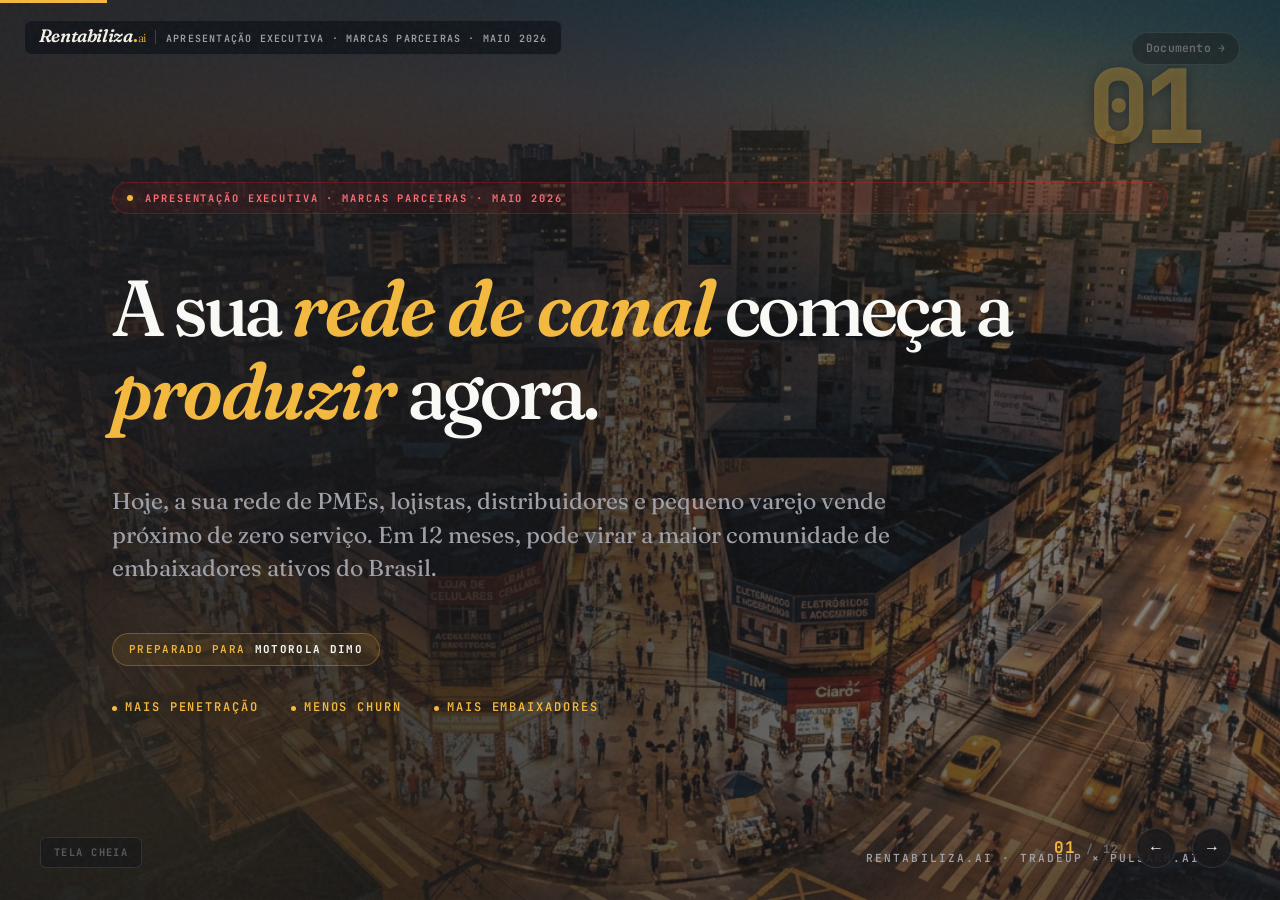
<file: slides-motorola.html>
<!DOCTYPE html>
<html lang="pt-BR">
<head>
  <meta charset="UTF-8">
  <meta name="viewport" content="width=device-width, initial-scale=1.0">
  <title>Rentabiliza.ai · Apresentação · Motorola DIMO</title>
  <meta name="description" content="Apresentação Executiva do Rentabiliza.ai para marcas parceiras e operadoras que dependem de canal de varejo distribuído — método instalado dentro do PDV parceiro. 12 slides para decisão executiva em 30 minutos.">

  <!-- Open Graph -->
  <meta property="og:type" content="article">
  <meta property="og:title" content="Rentabiliza.ai · Apresentação Executiva">
  <meta property="og:description" content="12 slides para conduzir decisão executiva em 30 minutos.">
  <meta property="og:image" content="https://rentabilizaai.gestaopulsarh.com.br/assets/images/og-image.png">
  <meta property="og:url" content="https://rentabilizaai.gestaopulsarh.com.br/slides.html">
  <meta property="og:image:width" content="1200">
  <meta property="og:image:height" content="630">
  <meta property="og:site_name" content="Rentabiliza.ai">
  <meta property="og:locale" content="pt_BR">

  <!-- Twitter Card -->
  <meta name="twitter:card" content="summary_large_image">
  <meta name="twitter:title" content="Rentabiliza.ai · Apresentação Executiva">
  <meta name="twitter:image" content="https://rentabilizaai.gestaopulsarh.com.br/assets/images/og-image.png">

  <meta name="theme-color" content="#0D1117">

  <link rel="icon" type="image/svg+xml" href="assets/brand/logo-mono-amber.svg">

  <!-- Rentabiliza.ai Design Tokens -->
  <link rel="stylesheet" href="assets/brand/rentabiliza-tokens.css">
  <style>
    /* ═══════════════════════════════ TOKENS ═══════════════════════════════ */
    :root {
      /* Paleta Rentabiliza.ai (aliases Claro → âmbar) */
      --claro-red: #F4B93E;              /* âmbar — protagonista */
      --claro-red-deep: #B8881D;
      --claro-red-light: #FFC856;
      --claro-red-glow: rgba(244, 185, 62, 0.35);
      --claro-red-pale: rgba(244, 185, 62, 0.08);
      --claro-yellow: #F4B93E;
      --claro-yellow-soft: #FFC856;
      --claro-yellow-pale: rgba(244, 185, 62, 0.12);

      /* Dark Rentabiliza — noite profunda */
      --ink: #0D1117;
      --charcoal: #1A2430;
      --surface: #242F3E;
      --surface-raised: #2D3B4F;

      /* Light */
      --cream: #F4F1E8;                  /* papel */
      --paper: #FAFAF7;
      --stone: #EAE6D6;

      /* Aliases gold → âmbar */
      --gold: var(--claro-yellow);
      --gold-soft: var(--claro-yellow);
      --gold-deep: var(--claro-red-deep);

      /* Text */
      --text-dark: #1A1A1A;
      --text-light: #FAFAF7;
      --muted: #A0A0A8;
      --muted-2: #6B6B6B;
      --muted-dark: #58585E;

      /* Borders */
      --border-dark: rgba(255, 255, 255, 0.1);
      --border-warm: rgba(244, 185, 62, 0.35);

      /* Acentos funcionais Rentabiliza */
      --r-mint: #3DDC97;
      --r-coral: #FF6B47;
    }

    /* Typography overrides — todas fontes agora são Rentabiliza */
    body { font-family: 'Inter', system-ui, sans-serif; }
    h1, h2, h3, h4, h5,
    .s-title, .slide-title {
      font-family: 'Fraunces', 'Times New Roman', serif !important;
      font-variation-settings: "SOFT" 50, "WONK" 0;
      font-weight: 500 !important;
      letter-spacing: -0.02em;
    }
    .s-title em, .slide-title em, h1 em, h2 em, h3 em,
    em, .s-card-tag, .s-method-title span {
      font-family: 'Fraunces', 'Times New Roman', serif !important;
      font-style: italic !important;
      font-weight: 600 !important;
      color: var(--claro-red) !important;
      letter-spacing: -0.01em !important;
    }
    .s-eyebrow, .s-num, .s-pack-num, .s-pack-price, .s-pack-dur,
    .s-card-num, .s-method-sub, .s-metric-label, .s-layer-num, .s-tl-dur,
    .brand-top-text, .home-link, .fs-btn, .slide-counter,
    .author-logo-wrap + div > div:first-child {
      font-family: 'JetBrains Mono', ui-monospace, monospace !important;
      letter-spacing: 0.08em;
    }
    .s-eyebrow, .s-method-sub, .s-metric-label {
      text-transform: uppercase;
      letter-spacing: 0.12em;
      font-weight: 600;
    }

    /* ═══════════════════════════════ RESET ═══════════════════════════════ */
    *, *::before, *::after { margin: 0; padding: 0; box-sizing: border-box; }
    html { scroll-behavior: smooth; }
    body {
      font-family: 'Inter', sans-serif;
      background: var(--ink);
      color: var(--text-light);
      line-height: 1.6;
      -webkit-font-smoothing: antialiased;
      overflow: hidden;
      height: 100vh;
      cursor: none;
    }
    a { color: inherit; text-decoration: none; }

    /* GRAIN */
    body::before {
      content: ''; position: fixed; inset: 0; pointer-events: none; z-index: 9999;
      opacity: 0.04;
      background-image: url("data:image/svg+xml,%3Csvg viewBox='0 0 200 200' xmlns='http://www.w3.org/2000/svg'%3E%3Cfilter id='n'%3E%3CfeTurbulence type='fractalNoise' baseFrequency='0.9' numOctaves='3'/%3E%3C/filter%3E%3Crect width='100%25' height='100%25' filter='url(%23n)'/%3E%3C/svg%3E");
    }

    h1, h2, h3, h4 { font-family: 'Outfit', sans-serif; letter-spacing: -0.02em; line-height: 1.15; font-weight: 800; }
    /* Destaques em títulos: Outfit 900 em amarelo Claro (em fundo dark) ou vermelho (em fundo light) */
    em {
      font-family: 'Outfit', sans-serif;
      font-style: normal;
      font-weight: 900;
      color: var(--claro-yellow);
      letter-spacing: -0.03em;
    }
    .bg-light em { color: var(--claro-red); }

    /* ═══════════════════════════════ SLIDE ENGINE ═══════════════════════════════ */
    .deck {
      position: relative;
      width: 100vw;
      height: 100vh;
    }
    .slide {
      position: absolute;
      inset: 0;
      display: flex;
      flex-direction: column;
      justify-content: center;
      padding: 5rem 7rem;
      opacity: 0;
      pointer-events: none;
      transition: opacity 0.5s ease;
      overflow: hidden;
    }
    .slide.active {
      opacity: 1;
      pointer-events: auto;
    }

    /* Backgrounds — dark suave (cinza-grafite), não preto pesado */
    .bg-dark {
      background: linear-gradient(140deg, #2A2A2E 0%, #1F1F22 60%, #2A2A2E 100%);
      color: var(--text-light);
    }
    .bg-charcoal {
      background: linear-gradient(140deg, #323236 0%, #26262A 100%);
      color: var(--text-light);
    }
    .bg-light { background: var(--cream); color: var(--text-dark); }

    /* ═══════════════════════════════ BACKGROUND IMAGE LAYER ═══════════════════════════════ */
    /* Imagem atmosférica — visível, mas com overlay assimétrico (denso à
       esquerda onde tá o texto, esvaziando à direita onde a imagem respira) */
    .s-bg-photo {
      position: absolute; inset: 0; z-index: 0;
      background-size: cover;
      background-position: center;
      opacity: 0.55;
      filter: saturate(0.85) contrast(1.05);
      pointer-events: none;
    }
    .s-bg-photo::after {
      content: ''; position: absolute; inset: 0;
      background:
        linear-gradient(95deg, rgba(20,20,22,0.88) 0%, rgba(20,20,22,0.7) 35%, rgba(20,20,22,0.35) 70%, rgba(20,20,22,0.2) 100%),
        radial-gradient(ellipse 50% 40% at 90% 100%, rgba(20,20,22,0.35), transparent 60%);
    }
    /* Variação charcoal — mesma lógica, opacity um pouco menor */
    .bg-charcoal .s-bg-photo { opacity: 0.45; }

    /* Variação light — overlay cream assimétrico (denso à esquerda,
       respira à direita) preservando a paleta papel */
    .bg-light .s-bg-photo {
      opacity: 0.42;
      filter: saturate(0.78) contrast(1.02);
    }
    .bg-light .s-bg-photo::after {
      content: ''; position: absolute; inset: 0;
      background:
        linear-gradient(95deg, rgba(244,241,232,0.92) 0%, rgba(244,241,232,0.75) 35%, rgba(244,241,232,0.4) 70%, rgba(244,241,232,0.22) 100%),
        radial-gradient(ellipse 50% 40% at 90% 100%, rgba(244,241,232,0.3), transparent 60%);
    }

    /* ═══════════════════════════════ AUTHOR BLOCK — wordmark Rentabiliza ═══════════════════════════════ */
    .author-block {
      display: flex;
      align-items: center;
      gap: 1.25rem;
      padding: 1.5rem 1.75rem;
      background: rgba(255,255,255,0.03);
      border: 1px solid rgba(255,255,255,0.08);
      border-radius: 12px;
      position: relative; z-index: 1;
      transition: border-color 200ms ease-out, transform 200ms ease-out;
    }
    .author-block:hover {
      border-color: rgba(244,185,62,0.4);
      transform: translateY(-2px);
    }
    .author-wordmark {
      flex-shrink: 0;
      font-family: 'Fraunces', serif;
      font-variation-settings: "SOFT" 50, "WONK" 0;
      font-size: 42px; line-height: 1;
      display: inline-flex; align-items: baseline;
      letter-spacing: -0.02em;
    }
    .author-wordmark .r-name { font-style: italic; font-weight: 600; color: var(--text-light); }
    .author-wordmark .r-dot { color: var(--claro-red); font-weight: 600; }
    .author-wordmark .r-ai { color: var(--claro-red); font-weight: 300; font-size: 0.65em; margin-left: 0.02em; }

    /* ═══════════════════════════════ CRONOGRAMA BOX (Rentabiliza: sóbrio) ═══════════════════════════════ */
    .cronograma-box {
      padding: 1.5rem 1.75rem;
      background: rgba(244,185,62,0.08);
      border: 1px solid rgba(244,185,62,0.35);
      border-radius: 12px;
      text-align: center;
      position: relative; z-index: 1;
      transition: border-color 200ms ease-out, transform 200ms ease-out;
    }
    .cronograma-box:hover {
      border-color: rgba(244,185,62,0.6);
      transform: translateY(-2px);
    }

    .bg-dark em { color: var(--claro-yellow); }
    .bg-charcoal em { color: var(--claro-yellow); }
    .bg-light em { color: var(--claro-red); }

    /* Radial glows com acentos Claro (amarelo + vermelho, em vez de dourado) */
    .slide::after {
      content: ''; position: absolute; inset: 0; pointer-events: none;
    }
    .bg-dark::after {
      background:
        radial-gradient(ellipse 60% 40% at 85% 15%, rgba(244,185,62,0.15), transparent 60%),
        radial-gradient(ellipse 70% 50% at 10% 90%, rgba(244,185,62,0.08), transparent 60%);
    }
    .bg-charcoal::after {
      background:
        radial-gradient(ellipse 50% 40% at 90% 10%, rgba(244,185,62,0.12), transparent 55%),
        radial-gradient(ellipse 60% 40% at 5% 85%, rgba(244,185,62,0.06), transparent 55%);
    }

    /* ═══════════════════════════════ TYPOGRAPHY ═══════════════════════════════ */
    .s-eyebrow {
      display: inline-flex; align-items: center; gap: 0.75rem;
      padding: 0.4rem 0.9rem;
      background: rgba(237, 28, 36, 0.08);
      border: 1px solid rgba(237, 28, 36, 0.28);
      border-radius: 999px;
      font-family: 'Outfit', sans-serif;
      font-size: 0.65rem; font-weight: 700; letter-spacing: 0.18em;
      text-transform: uppercase; color: #FF6B70;
      margin-bottom: 1.75rem;
      position: relative; z-index: 1;
    }
    .bg-light .s-eyebrow { background: rgba(237,28,36,0.06); border-color: rgba(237,28,36,0.2); color: var(--claro-red-deep); }
    .s-dot { width: 6px; height: 6px; border-radius: 50%; background: var(--claro-red); box-shadow: 0 0 12px var(--claro-red-glow); animation: pulse 2s infinite; }
    @keyframes pulse { 0%, 100% { opacity: 1; } 50% { opacity: 0.4; } }

    .s-title {
      font-size: clamp(2.2rem, 4.5vw, 3.8rem);
      font-weight: 900;
      letter-spacing: -0.035em;
      line-height: 1.0;
      margin-bottom: 1.5rem;
      position: relative; z-index: 1;
    }
    .s-subtitle {
      font-size: clamp(1.15rem, 1.8vw, 1.5rem);
      font-weight: 500;
      line-height: 1.5;
      color: var(--muted);
      max-width: 750px;
      position: relative; z-index: 1;
    }
    .bg-light .s-subtitle { color: var(--muted-2); }
    .s-subtitle strong { color: var(--text-light); font-weight: 600; }
    .bg-light .s-subtitle strong { color: var(--text-dark); }

    .s-body {
      font-size: 1.05rem;
      line-height: 1.7;
      color: var(--muted);
      position: relative; z-index: 1;
    }
    .bg-light .s-body { color: var(--muted-2); }
    .s-body strong { color: var(--text-light); font-weight: 600; }
    .bg-light .s-body strong { color: var(--text-dark); }

    .s-num {
      position: absolute; top: 3.5rem; right: 5rem;
      font-family: 'Outfit', sans-serif;
      font-weight: 900;
      font-size: clamp(4rem, 8vw, 8rem); line-height: 1;
      color: rgba(244,185,62,0.12);
      pointer-events: none; user-select: none;
      letter-spacing: -0.05em;
      z-index: 3;
    }
    .bg-light .s-num { color: rgba(244,185,62,0.08); }
    /* Quando há bg-photo (slide com imagem atmosférica de fundo), o número
       precisa de mais opacidade e text-shadow pra ficar visível e padronizado */
    .slide .s-bg-photo ~ .s-num {
      color: rgba(244,185,62,0.32);
      text-shadow: 0 2px 12px rgba(13,17,23,0.45);
    }
    .bg-light .s-bg-photo ~ .s-num {
      color: rgba(184,136,29,0.22);
      text-shadow: 0 2px 12px rgba(244,241,232,0.6);
    }

    /* ═══════════════════════════════ QUOTE ═══════════════════════════════ */
    .s-quote {
      margin: 1.5rem 0;
      padding: 1.75rem 2.25rem;
      border-left: 4px solid var(--claro-red);
      background: rgba(244,185,62,0.06);
      border-radius: 0 12px 12px 0;
      font-family: 'Inter', sans-serif;
      font-style: italic;
      font-size: clamp(1rem, 1.4vw, 1.2rem);
      line-height: 1.55;
      color: var(--text-light);
      font-weight: 400;
      position: relative; z-index: 1;
      max-width: 850px;
    }
    .bg-light .s-quote {
      color: var(--text-dark);
      background: var(--claro-red-pale);
    }

    /* ═══════════════════════════════ LISTS ═══════════════════════════════ */
    .s-list {
      list-style: none; margin: 1.25rem 0; padding: 0;
      position: relative; z-index: 1;
    }
    .s-list li {
      position: relative;
      padding-left: 1.75rem;
      margin-bottom: 0.6rem;
      font-size: 1rem;
      line-height: 1.6;
      color: var(--muted);
    }
    .bg-light .s-list li { color: var(--muted-2); }
    .s-list li::before {
      content: ''; position: absolute;
      left: 0; top: 0.65em;
      width: 0.55rem; height: 1px;
      background: var(--claro-red);
    }
    .s-list li strong { color: var(--text-light); font-weight: 600; }
    .bg-light .s-list li strong { color: var(--text-dark); }

    /* ═══════════════════════════════ GRIDS ═══════════════════════════════ */
    .s-grid-5 {
      display: grid; grid-template-columns: repeat(5, 1fr); gap: 0.85rem;
      margin: 1.5rem 0; position: relative; z-index: 1;
    }
    .s-grid-3 {
      display: grid; grid-template-columns: repeat(3, 1fr); gap: 1rem;
      margin: 1.5rem 0; position: relative; z-index: 1;
    }
    .s-grid-2 {
      display: grid; grid-template-columns: 1fr 1fr; gap: 1rem;
      margin: 1.5rem 0; position: relative; z-index: 1;
    }

    .s-card {
      padding: 1.5rem 1.25rem;
      background: linear-gradient(170deg, rgba(255,255,255,0.06) 0%, rgba(255,255,255,0.02) 100%);
      border: 1px solid rgba(255,255,255,0.1);
      border-radius: 14px;
      overflow: hidden;
      position: relative;
      backdrop-filter: blur(10px);
    }
    .s-card::before {
      content: ''; position: absolute; top: 0; left: 0; right: 0; height: 2px;
      background: linear-gradient(90deg, var(--claro-red), var(--claro-yellow));
    }
    .bg-light .s-card {
      background: #FFFFFF;
      border: 1px solid rgba(10,10,10,0.08);
    }
    .s-card-num {
      font-family: 'Outfit', sans-serif; font-weight: 900;
      font-size: 1.5rem; color: var(--claro-yellow); margin-bottom: 0.6rem;
      letter-spacing: -0.02em;
    }
    .bg-light .s-card-num { color: var(--claro-red); }
    .s-card-title {
      font-family: 'Outfit', sans-serif; font-weight: 800;
      font-size: 1rem; color: var(--text-light); margin-bottom: 0.35rem;
    }
    .bg-light .s-card-title { color: var(--text-dark); }
    .s-card-tag {
      font-family: 'Inter', sans-serif; font-style: italic;
      font-size: 0.85rem; color: var(--claro-yellow); font-weight: 500;
      margin-bottom: 0.5rem;
    }
    .bg-light .s-card-tag { color: var(--claro-red); }
    .s-card-desc {
      font-size: 0.82rem; line-height: 1.5; color: var(--muted);
    }

    /* ═══════════════════════════════ TABLE ═══════════════════════════════ */
    .s-table-wrap { position: relative; z-index: 1; margin: 1.5rem 0; overflow-x: auto; }
    .s-table {
      width: 100%; border-collapse: collapse;
      background: var(--ink); border-radius: 14px;
      overflow: hidden; border: 1px solid var(--border-dark);
      font-size: 0.88rem;
    }
    .s-table thead th {
      padding: 0.9rem 1rem;
      font-family: 'Outfit', sans-serif;
      font-size: 0.7rem; font-weight: 700; text-align: left;
      background: rgba(237,28,36,0.06);
      letter-spacing: 0.16em; text-transform: uppercase;
      color: var(--claro-red);
      border-bottom: 1px solid var(--border-warm);
    }
    .s-table tbody td {
      padding: 0.7rem 1rem;
      border-bottom: 1px solid rgba(255,255,255,0.04);
      color: var(--muted);
    }
    .s-table tbody td:first-child { color: var(--gold-soft); font-weight: 700; font-family: 'Outfit', sans-serif; }
    .s-table tbody td:nth-child(3) { color: var(--text-light); font-weight: 500; }

    /* Tabela de investimento (slide 07) — compactada pra caber no viewport em fullscreen */
    .s-table-investimento .s-table { font-size: 0.84rem; }
    .s-table-investimento .s-table thead th { padding: 0.7rem 0.85rem; font-size: 0.62rem; }
    .s-table-investimento .s-table tbody td { padding: 0.55rem 0.85rem; }
    .s-table-investimento .s-table-logic { font-size: 0.78rem; color: var(--muted-2); }
    .s-pct-big {
      font-family: 'JetBrains Mono', monospace;
      font-size: 1.25rem; font-weight: 700;
      color: var(--claro-yellow);
      line-height: 1;
    }
    .s-pct-mid {
      font-family: 'JetBrains Mono', monospace;
      font-size: 1rem; font-weight: 600;
      color: var(--claro-yellow);
    }
    .s-pct-sub {
      font-family: 'JetBrains Mono', monospace;
      font-size: 0.7rem;
      color: var(--muted);
    }

    /* Pack overview rows */
    .s-pack-row {
      display: grid;
      grid-template-columns: 2.5rem 1fr auto auto;
      gap: 1rem; align-items: center;
      padding: 0.9rem 1.25rem;
      background: rgba(255,255,255,0.02);
      border: 1px solid var(--border-dark);
      border-left: 3px solid var(--claro-red);
      border-radius: 10px;
      margin-bottom: 0.5rem;
      position: relative; z-index: 1;
    }
    .s-pack-num { font-family: 'Outfit', sans-serif; font-weight: 900; font-size: 1.3rem; color: var(--claro-yellow); letter-spacing: -0.02em; }
    .s-pack-name { font-family: 'Outfit', sans-serif; font-weight: 800; font-size: 0.95rem; }
    .s-pack-name small { display: block; font-weight: 500; font-size: 0.75rem; color: var(--muted); }
    .s-pack-price { font-family: 'Outfit', sans-serif; font-weight: 700; font-size: 0.85rem; color: var(--gold-soft); white-space: nowrap; }
    .s-pack-dur {
      font-family: 'Outfit', sans-serif; font-size: 0.65rem; font-weight: 700;
      letter-spacing: 0.12em; text-transform: uppercase; color: var(--claro-red);
      padding: 0.25rem 0.6rem; border: 1px solid rgba(237,28,36,0.3);
      border-radius: 999px; white-space: nowrap;
    }

    /* Method blocks */
    .s-method {
      padding: 1.5rem 1.5rem;
      background: #FFFFFF;
      border: 1px solid rgba(10,10,10,0.08);
      border-radius: 16px;
      overflow: hidden; position: relative;
    }
    .s-method::before {
      content: ''; position: absolute; top: 0; left: 0; right: 0; height: 3px;
      background: linear-gradient(90deg, var(--claro-red), var(--claro-yellow));
    }
    .s-method-icon { font-size: 1.4rem; margin-bottom: 0.75rem; }
    .s-method-sub {
      font-family: 'Outfit', sans-serif; font-size: 0.62rem; font-weight: 700;
      letter-spacing: 0.16em; text-transform: uppercase; color: var(--claro-red);
      margin-bottom: 0.35rem;
    }
    .s-method-title {
      font-family: 'Outfit', sans-serif; font-size: 1.2rem; font-weight: 800;
      color: var(--text-dark); margin-bottom: 0.6rem;
    }
    .s-method-title span { font-family: 'Outfit', sans-serif; font-style: normal; color: var(--claro-red); font-weight: 900; letter-spacing: -0.02em; }
    .s-method-body { color: var(--muted-2); font-size: 0.85rem; line-height: 1.55; }
    .s-method-body ul { list-style: none; margin: 0.5rem 0 0; padding: 0; }
    .s-method-body ul li { padding-left: 1.2rem; margin-bottom: 0.3rem; position: relative; font-size: 0.82rem; }
    .s-method-body ul li::before { content: ''; position: absolute; left: 0; top: 0.55em; width: 0.45rem; height: 1px; background: var(--claro-red); }

    /* Selos */
    .s-selos { display: flex; gap: 1.5rem; justify-content: center; margin: 2rem 0; position: relative; z-index: 1; }
    .s-selo {
      padding: 1.5rem 1.25rem; text-align: center;
      background: #FFFFFF; border: 1px solid rgba(10,10,10,0.08);
      border-radius: 14px; width: 140px;
    }
    .s-selo.top {
      background: linear-gradient(165deg, #FFFBF1 0%, #FFFFFF 100%);
      border: 1px solid rgba(244,185,62,0.5);
      box-shadow: 0 8px 28px rgba(244,185,62,0.18);
    }
    .s-selo-ring {
      width: 56px; height: 56px; margin: 0 auto 0.75rem;
      border-radius: 50%; display: grid; place-items: center;
      background: linear-gradient(145deg, var(--claro-red), var(--claro-red-deep));
      color: #fff; font-family: 'Outfit', sans-serif; font-weight: 900; font-size: 1.3rem;
      box-shadow: 0 6px 16px rgba(237,28,36,0.3);
    }
    .s-selo.top .s-selo-ring {
      background: linear-gradient(145deg, var(--claro-yellow), #E5B800);
      color: var(--text-dark); box-shadow: 0 6px 18px rgba(244,185,62,0.4);
    }
    .s-selo-name { font-family: 'Outfit', sans-serif; font-size: 0.82rem; font-weight: 800; color: var(--text-dark); line-height: 1.2; }

    /* Metric card */
    .s-metric {
      padding: 1.5rem;
      background: #FFFFFF; border: 1px solid rgba(10,10,10,0.08);
      border-radius: 14px; overflow: hidden; position: relative;
    }
    .s-metric::before {
      content: ''; position: absolute; top: 0; left: 0; right: 0; height: 3px;
      background: var(--claro-red);
    }
    .s-metric-label {
      font-family: 'Outfit', sans-serif; font-size: 0.62rem; font-weight: 700;
      letter-spacing: 0.16em; text-transform: uppercase; color: var(--claro-red);
      margin-bottom: 0.35rem;
    }
    .s-metric-who {
      font-family: 'Outfit', sans-serif; font-size: 1.1rem; font-weight: 800;
      color: var(--text-dark); margin-bottom: 0.75rem;
    }
    .s-metric ul { list-style: none; margin: 0; padding: 0; }
    .s-metric ul li {
      position: relative; padding-left: 1.2rem; margin-bottom: 0.4rem;
      font-size: 0.82rem; color: var(--muted-2); line-height: 1.45;
    }
    .s-metric ul li::before { content: ''; position: absolute; left: 0; top: 0.55em; width: 0.45rem; height: 1px; background: var(--claro-red); }

    /* Timeline compact */
    .s-timeline { position: relative; z-index: 1; margin: 1rem 0; padding-left: 3rem; }
    .s-timeline::before {
      content: ''; position: absolute; left: 14px; top: 0; bottom: 0; width: 2px;
      background: linear-gradient(180deg, var(--claro-red), rgba(237,28,36,0.15));
    }
    .s-tl-item { position: relative; padding-bottom: 1.25rem; }
    .s-tl-item:last-child { padding-bottom: 0; }
    .s-tl-dot {
      position: absolute; left: -2.25rem; top: 0;
      width: 18px; height: 18px; border-radius: 50%;
      background: var(--ink); border: 2px solid var(--claro-red);
      display: grid; place-items: center;
      font-family: 'Outfit', sans-serif; font-size: 0.55rem; font-weight: 800; color: var(--claro-red);
    }
    .s-tl-title { font-family: 'Outfit', sans-serif; font-size: 1rem; font-weight: 800; color: var(--text-light); margin-bottom: 0.15rem; }
    .s-tl-desc { font-size: 0.85rem; color: var(--muted); line-height: 1.45; }
    .s-tl-dur {
      display: inline-block; margin-top: 0.3rem;
      font-family: 'Outfit', sans-serif; font-size: 0.6rem; font-weight: 700;
      letter-spacing: 0.12em; text-transform: uppercase; color: var(--gold);
      padding: 0.2rem 0.5rem; background: rgba(197,165,114,0.08);
      border: 1px solid rgba(197,165,114,0.25); border-radius: 999px;
    }

    /* Layers */
    .s-layer {
      padding: 1.25rem 1.25rem;
      background: rgba(255,255,255,0.02);
      border: 1px solid var(--border-dark);
      border-radius: 14px; overflow: hidden; position: relative;
    }
    .s-layer::before {
      content: ''; position: absolute; left: 0; top: 0; bottom: 0; width: 3px;
      background: linear-gradient(180deg, var(--claro-red), var(--claro-yellow));
    }
    .s-layer-num { font-family: 'Outfit', sans-serif; font-weight: 900; color: var(--claro-yellow); font-size: 1.4rem; margin-bottom: 0.4rem; letter-spacing: -0.02em; }
    .s-layer-title { font-family: 'Outfit', sans-serif; font-size: 0.95rem; font-weight: 800; color: var(--text-light); margin-bottom: 0.3rem; }
    .s-layer-desc { font-size: 0.8rem; color: var(--muted); line-height: 1.45; }
    .s-layer-scale {
      display: inline-block; margin-top: 0.5rem;
      padding: 0.2rem 0.55rem;
      background: rgba(197,165,114,0.08); border: 1px solid rgba(197,165,114,0.25);
      border-radius: 999px;
      font-family: 'Outfit', sans-serif; font-size: 0.58rem; font-weight: 700;
      letter-spacing: 0.12em; text-transform: uppercase; color: var(--gold);
    }

    /* ═══════════════════════════════ CONTROLS ═══════════════════════════════ */
    .slide-controls {
      position: fixed; bottom: 2rem; right: 3rem;
      display: flex; align-items: center; gap: 1rem;
      z-index: 1000;
      cursor: auto;
    }
    .slide-counter {
      font-family: 'Outfit', sans-serif;
      font-size: 0.72rem; font-weight: 700; letter-spacing: 0.14em;
      color: var(--muted-2);
    }
    .slide-counter .current { color: var(--gold); font-size: 1rem; }
    .slide-btn {
      width: 40px; height: 40px;
      border-radius: 50%;
      border: 1px solid var(--border-dark);
      background: rgba(20,20,24,0.8);
      backdrop-filter: blur(12px);
      color: var(--text-light);
      font-size: 1rem;
      display: grid; place-items: center;
      cursor: pointer;
      transition: all 0.25s ease;
    }
    .slide-btn:hover { border-color: var(--claro-red); color: var(--claro-red); }

    .progress-bar {
      position: fixed; top: 0; left: 0; height: 3px; z-index: 1000;
      background: linear-gradient(90deg, var(--claro-red), var(--claro-yellow));
      transition: width 0.4s ease;
    }

    /* Brand-top — wordmark Rentabiliza fixo top-left */
    .brand-top {
      position: fixed; top: 1.25rem; left: 1.5rem; z-index: 1000;
      display: flex; align-items: baseline; gap: 0.6rem;
      padding: 0.4rem 0.85rem;
      background: rgba(13,17,23,0.72);
      backdrop-filter: blur(12px);
      -webkit-backdrop-filter: blur(12px);
      border: 1px solid rgba(255,255,255,0.08);
      border-radius: var(--radius-md, 8px);
    }
    .brand-top-wordmark {
      font-family: 'Fraunces', 'Times New Roman', serif;
      font-variation-settings: "SOFT" 50, "WONK" 0;
      font-size: 18px; line-height: 1;
      display: inline-flex; align-items: baseline;
      letter-spacing: -0.02em;
    }
    .brand-top-wordmark .r-name { font-style: italic; font-weight: 600; color: #F4F1E8; }
    .brand-top-wordmark .r-dot { color: var(--claro-red); font-weight: 600; }
    .brand-top-wordmark .r-ai { color: var(--claro-red); font-weight: 300; font-size: 0.65em; margin-left: 0.02em; }
    .brand-top-divider {
      width: 1px; height: 14px;
      background: rgba(255,255,255,0.18);
      align-self: center;
    }
    .brand-top-text {
      font-family: 'JetBrains Mono', monospace !important;
      font-weight: 600; font-size: 10px;
      letter-spacing: 0.12em;
      text-transform: uppercase;
      color: var(--muted);
    }
    .brand-top-text em { color: var(--claro-red); font-family: inherit; font-style: normal; font-weight: 600; }

    /* Home link agora no top-right (junto do doc-link) */
    .home-link {
      position: fixed; top: 2rem; right: 2.5rem; z-index: 1000;
      font-family: 'Outfit', sans-serif; font-size: 0.72rem; font-weight: 600;
      letter-spacing: 0.02em;
      color: var(--muted-2); cursor: pointer;
      transition: color 0.25s ease;
      padding: 0.4rem 0.85rem;
      border: 1px solid var(--border-dark);
      border-radius: 999px;
      background: rgba(20,20,24,0.4);
      backdrop-filter: blur(8px);
    }
    .home-link:hover { color: var(--claro-red); border-color: rgba(244,185,62,0.4); }
    .bg-light .home-link { color: var(--muted-2); background: rgba(250,250,247,0.7); border-color: rgba(0,0,0,0.1); }

    /* Fullscreen btn */
    .fs-btn {
      position: fixed; bottom: 2rem; left: 2.5rem; z-index: 1000;
      font-family: 'Outfit', sans-serif; font-size: 0.65rem; font-weight: 700;
      letter-spacing: 0.14em; text-transform: uppercase;
      color: var(--muted-dark); cursor: pointer;
      padding: 0.4rem 0.8rem;
      border: 1px solid var(--border-dark); border-radius: 6px;
      background: rgba(20,20,24,0.6); backdrop-filter: blur(8px);
      transition: all 0.25s ease;
    }
    .fs-btn:hover { color: var(--gold); border-color: var(--border-warm); }

    /* Big idea special */
    .s-big-idea {
      padding: 2.5rem 3rem;
      background: linear-gradient(135deg, rgba(244,185,62,0.12) 0%, rgba(244,185,62,0.06) 100%);
      border: 1px solid rgba(244,185,62,0.3);
      border-radius: 18px;
      position: relative; overflow: hidden; z-index: 1;
      margin: 1.5rem 0;
      backdrop-filter: blur(10px);
    }
    .s-big-idea::before {
      content: ''; position: absolute; top: 0; left: 0; right: 0; height: 3px;
      background: linear-gradient(90deg, var(--claro-red), var(--claro-yellow));
    }
    .s-big-idea p {
      font-family: 'Outfit', sans-serif; font-style: normal;
      font-size: clamp(1.15rem, 1.7vw, 1.55rem); line-height: 1.4;
      color: var(--text-light); margin: 0;
      font-weight: 700;
      letter-spacing: -0.015em;
    }
    .s-big-idea p em { color: var(--claro-yellow); }

    /* Two column layout */
    .s-cols { display: grid; grid-template-columns: 1fr 1fr; gap: 3rem; position: relative; z-index: 1; }
    .s-col {}

    /* ═══════════════════════════════ IMAGE PLACEHOLDERS ═══════════════════════════════ */
    .s-img {
      position: relative;
      overflow: hidden;
      border-radius: 16px;
      border: 1px solid var(--border-warm);
    }
    .s-img .ph-grad {
      position: absolute; inset: 0;
      background:
        radial-gradient(ellipse 60% 40% at 80% 20%, rgba(237,28,36,0.22), transparent 60%),
        radial-gradient(ellipse 70% 50% at 20% 90%, rgba(197,165,114,0.14), transparent 60%),
        linear-gradient(135deg, #14101C 0%, #0B0B0E 100%);
    }
    .bg-light .s-img { border-color: rgba(237,28,36,0.18); }
    .bg-light .s-img .ph-grad {
      background:
        radial-gradient(ellipse 60% 40% at 80% 20%, rgba(237,28,36,0.14), transparent 60%),
        radial-gradient(ellipse 70% 50% at 20% 90%, rgba(197,165,114,0.22), transparent 60%),
        linear-gradient(135deg, #FAFAF7 0%, #E8DFCD 100%);
    }
    .s-img .ph-grain {
      position: absolute; inset: 0; opacity: 0.15;
      background-image: url("data:image/svg+xml,%3Csvg viewBox='0 0 200 200' xmlns='http://www.w3.org/2000/svg'%3E%3Cfilter id='n'%3E%3CfeTurbulence baseFrequency='0.9'/%3E%3C/filter%3E%3Crect width='100%25' height='100%25' filter='url(%23n)'/%3E%3C/svg%3E");
    }
    .s-img .ph-label {
      position: absolute; bottom: 0.75rem; left: 0.75rem;
      font-family: 'Outfit', sans-serif; font-size: 0.6rem; font-weight: 700;
      letter-spacing: 0.14em; text-transform: uppercase;
      color: rgba(197,165,114,0.55); padding: 0.25rem 0.55rem;
      background: rgba(0,0,0,0.4); border: 1px solid rgba(197,165,114,0.25);
      border-radius: 4px;
    }
    .bg-light .s-img .ph-label {
      color: rgba(183,19,24,0.75);
      background: rgba(250,250,247,0.7);
      border-color: rgba(237,28,36,0.3);
    }

    /* Slide com imagem lateral — capa hero */
    .s-hero-split {
      display: grid;
      grid-template-columns: 1.15fr 1fr;
      gap: 4rem;
      align-items: center;
      position: relative; z-index: 1;
      height: 100%;
    }
    .s-hero-split .s-hero-text {
      display: flex; flex-direction: column; justify-content: center;
    }
    .s-hero-split .s-img {
      aspect-ratio: 4/5;
      width: 100%;
      max-height: 70vh;
    }

    /* Mini-banner image top do slide */
    .s-img-banner {
      width: 100%;
      aspect-ratio: 21/6;
      margin-bottom: 1.5rem;
    }

    /* Portrait image for CTA */
    .s-img-portrait {
      aspect-ratio: 4/5;
      width: 100%;
      max-height: 55vh;
    }

    /* ═══════════════════════════════ MOBILE RESPONSIVE ═══════════════════════════════ */
    @media (max-width: 900px) {
      body { overflow-y: auto; height: auto; }
      .deck {
        width: 100%; height: auto;
        padding: 5rem 0 8rem;
      }
      /* No mobile: slides stackam verticalmente em vez de serem absolutos */
      .slide {
        position: relative;
        inset: auto;
        opacity: 1;
        pointer-events: auto;
        padding: 3rem 1.5rem 3.5rem;
        min-height: 80vh;
        margin-bottom: 1rem;
        border-top: 1px solid rgba(255,255,255,0.05);
      }
      .slide:first-of-type { border-top: none; }

      /* Brand top — menor, fixo */
      .brand-top {
        top: 1rem; left: 1rem;
        padding: 0.45rem 0.85rem 0.45rem 0.7rem;
        gap: 0.6rem;
      }
      .brand-top-logo { height: 20px; }
      .brand-top-text { font-size: 0.72rem; }

      /* Home/Doc link — empilha no top-right */
      .home-link {
        top: 1rem; right: 1rem;
        font-size: 0.65rem;
        padding: 0.35rem 0.7rem;
      }

      /* Fullscreen btn — ocultar no mobile */
      .fs-btn { display: none; }

      /* Controles bottom — centralizados e mais compactos */
      .slide-controls {
        bottom: 1rem; right: 50%;
        transform: translateX(50%);
        gap: 0.6rem;
        background: rgba(20,20,24,0.85);
        backdrop-filter: blur(12px);
        padding: 0.5rem 0.85rem;
        border-radius: 999px;
        border: 1px solid rgba(255,255,255,0.1);
      }
      .slide-counter { font-size: 0.65rem; }
      .slide-counter .current { font-size: 0.85rem; }
      .slide-btn { width: 34px; height: 34px; font-size: 0.9rem; }

      /* Progress bar mais visível */
      .progress-bar { display: none; }

      /* Typography escalona */
      .s-title { font-size: clamp(1.6rem, 6vw, 2.4rem) !important; line-height: 1.1; }
      .s-subtitle { font-size: clamp(0.95rem, 3.5vw, 1.1rem) !important; }
      .s-num {
        top: 1rem; right: 1rem;
        font-size: clamp(2.5rem, 10vw, 4rem);
      }
      .s-eyebrow { font-size: 0.6rem; margin-bottom: 1.25rem; padding: 0.3rem 0.75rem; }

      /* GRIDS → 1-2 colunas no mobile */
      .s-grid-5 { grid-template-columns: 1fr 1fr; gap: 0.6rem; }
      .s-grid-3 { grid-template-columns: 1fr; gap: 0.75rem; }
      .s-grid-2 { grid-template-columns: 1fr; }
      .s-cols { grid-template-columns: 1fr; gap: 1.25rem; }
      .s-hero-split { grid-template-columns: 1fr; gap: 1.25rem; }
      .s-hero-split .s-img { max-height: 200px; aspect-ratio: 16/10; }
      .s-img-banner { aspect-ratio: 16/9; margin-bottom: 1rem; }

      /* Cards e blocos */
      .s-card { padding: 1.25rem 1rem; }
      .s-card-title { font-size: 0.95rem; }
      .s-card-tag { font-size: 0.78rem; }
      .s-card-desc { font-size: 0.78rem; }
      .s-method { padding: 1.25rem 1.1rem; }
      .s-method-title { font-size: 1.1rem; }
      .s-pack-row {
        grid-template-columns: auto 1fr;
        gap: 0.7rem;
        padding: 0.8rem 1rem;
      }
      .s-pack-price, .s-pack-dur {
        grid-column: span 2;
        justify-self: start;
      }

      /* Big idea no slide 5 */
      .s-big-idea { padding: 1.5rem 1.5rem; }
      .s-big-idea p { font-size: clamp(1rem, 4vw, 1.25rem) !important; }

      /* Author block no slide 12 */
      .author-block {
        flex-direction: column;
        text-align: center;
        padding: 1.25rem 1rem;
        gap: 1rem;
      }
      .author-logo-wrap { width: 80px; height: 80px; padding: 0.75rem; }
      .cronograma-box { padding: 1.25rem 1rem; }

      /* Tabelas — horizontal scroll */
      .s-table-wrap { overflow-x: auto; -webkit-overflow-scrolling: touch; }
      .s-table { font-size: 0.78rem; min-width: 480px; }
      .s-table th, .s-table td { padding: 0.65rem 0.75rem; }

      /* Timeline compacto */
      .s-timeline { padding-left: 2.25rem; }
      .s-tl-title { font-size: 0.9rem; }
      .s-tl-desc { font-size: 0.78rem; }
      .s-tl-item { padding-bottom: 1rem; }
      .s-tl-dot { left: -1.9rem; width: 16px; height: 16px; font-size: 0.5rem; }

      /* Layers */
      .s-layer { padding: 1rem 1rem; }
      .s-layer-title { font-size: 0.88rem; }
      .s-layer-desc { font-size: 0.75rem; }

      /* Metrics */
      .s-metric { padding: 1.25rem 1rem; }
      .s-metric-who { font-size: 1rem; }

      /* Background photos mais escuros no mobile pra texto legível */
      .s-bg-photo { opacity: 0.1 !important; }
      .s-bg-photo::after {
        background: rgba(20,20,22,0.88) !important;
      }
    }

    /* Mobile pequeno */
    @media (max-width: 480px) {
      .slide { padding: 2.5rem 1.25rem 3rem; min-height: auto; }
      .s-grid-5 { grid-template-columns: 1fr; }
      .s-title { font-size: clamp(1.4rem, 7vw, 2rem) !important; }
      .brand-top-text { display: none; }
      .brand-top-divider { display: none; }
    }
  </style>
</head>
<body>

  <div class="progress-bar" id="progressBar"></div>

  <!-- WORDMARK RENTABILIZA TOP-LEFT -->
  <div class="brand-top">
    <a href="index.html" style="display:inline-flex; align-items:baseline; gap:0.6rem;" aria-label="Rentabiliza.ai">
      <span class="brand-top-wordmark"><span class="r-name">Rentabiliza</span><span class="r-dot">.</span><span class="r-ai">ai</span></span>
      <span class="brand-top-divider"></span>
      <span class="brand-top-text">Apresentação Executiva · Marcas Parceiras · Maio 2026</span>
    </a>
  </div>

  <a href="doc.html" class="home-link">Documento →</a>
  <div class="fs-btn" id="fsBtn">Tela cheia</div>

  <div class="deck" id="deck">

    <!-- ════════════ SLIDE 01 — CAPA ════════════ -->
    <div class="slide bg-dark active" data-slide="1">
      <div class="s-bg-photo" style="background-image: url('assets/images/industria-01-capa.jpg'), url('assets/images/hero-pdv.jpg');"></div>
      <div class="s-num">01</div>
      <div class="s-eyebrow"><span class="s-dot"></span><span>Apresentação Executiva · Marcas Parceiras · Maio 2026</span></div>
      <h1 class="s-title" style="font-size: clamp(2.8rem, 6.2vw, 5.8rem); line-height: 1.05; margin-top: 1.5rem;">A sua <em>rede de canal</em> começa a <em>produzir</em> agora.</h1>
      <p class="s-subtitle" style="margin-top: 1.75rem; margin-bottom: 3rem; max-width: 860px; font-family: 'Fraunces', serif; font-weight: 400; font-size: clamp(1.1rem, 1.8vw, 1.5rem); line-height: 1.45;">
        Hoje, a sua rede de PMEs, lojistas, distribuidores e pequeno varejo vende próximo de zero serviço. Em 12 meses, pode virar a maior comunidade de embaixadores ativos do Brasil.
      </p>
      <!-- HÍBRIDO · troque "Marca Parceira" por Claro, Vivo, Tim… conforme o pitch -->
      <div style="display: inline-flex; align-items: center; gap: 0.6rem; margin-bottom: 2rem; padding: 0.45rem 1rem; background: rgba(244,185,62,0.08); border: 1px solid rgba(244,185,62,0.3); border-radius: 999px; font-family: 'JetBrains Mono', monospace; font-size: 0.68rem; font-weight: 600; letter-spacing: 0.12em; text-transform: uppercase; color: var(--claro-yellow); position: relative; z-index: 1; width: fit-content;">
        Preparado para <strong style="color: var(--text-light); font-weight: 700;">Motorola DIMO</strong>
      </div>
      <div style="display: inline-flex; gap: 2rem; flex-wrap: wrap; font-family: 'JetBrains Mono', monospace; font-size: 0.75rem; font-weight: 600; letter-spacing: 0.16em; text-transform: uppercase; color: var(--claro-yellow); position: relative; z-index: 1;">
        <span style="display: inline-flex; align-items: center; gap: 8px;"><span style="width: 5px; height: 5px; background: var(--claro-yellow); border-radius: 50%;"></span>Mais penetração</span>
        <span style="display: inline-flex; align-items: center; gap: 8px;"><span style="width: 5px; height: 5px; background: var(--claro-yellow); border-radius: 50%;"></span>Menos churn</span>
        <span style="display: inline-flex; align-items: center; gap: 8px;"><span style="width: 5px; height: 5px; background: var(--claro-yellow); border-radius: 50%;"></span>Mais embaixadores</span>
      </div>
      <div style="position: absolute; bottom: 32px; right: 80px; font-family: 'JetBrains Mono', monospace; font-size: 0.7rem; font-weight: 600; letter-spacing: 0.18em; text-transform: uppercase; color: var(--muted); z-index: 2;">Rentabiliza.ai · TradeUp × PulsarH.ai</div>
    </div>

    <!-- ════════════ SLIDE 02 — O PROBLEMA DO CANAL ════════════ -->
    <div class="slide bg-light" data-slide="2">
      <div class="s-num">02</div>
      <div class="s-eyebrow" style="font-size: 0.55rem; padding: 0.3rem 0.8rem; margin-bottom: 1rem;"><span class="s-dot"></span><span>02 · A Potência Não Explorada</span></div>
      <h2 class="s-title" style="font-size: clamp(1.5rem, 3vw, 2.3rem); margin-bottom: 0.6rem;">Milhares de pontos de venda. <em>Potência</em> que ninguém ativou.</h2>
      <p class="s-subtitle" style="margin-bottom: 1.4rem; font-size: 1rem; max-width: 820px;">A maior força comercial do país — e a menos explorada. Hoje ela trava em três realidades:</p>
      <div class="s-grid-3" style="margin-top: 0.25rem;">
        <div style="padding: 1.5rem 1.5rem; background: #FFFFFF; border: 1px solid rgba(13,17,23,0.08); border-radius: 14px; box-shadow: 0 8px 24px rgba(13,17,23,0.05);">
          <div style="font-family: 'Inter', sans-serif; font-weight: 900; font-size: 2.2rem; line-height: 1; color: var(--claro-red); letter-spacing: -0.02em;">01</div>
          <div style="font-family: 'JetBrains Mono', monospace; font-size: 0.62rem; font-weight: 700; letter-spacing: 0.16em; text-transform: uppercase; color: var(--claro-red-deep); margin: 0.55rem 0 0.8rem;">Penetração</div>
          <div style="font-family: 'Fraunces', serif; font-style: italic; font-weight: 600; font-size: 1.15rem; line-height: 1.25; color: var(--text-dark); margin-bottom: 0.65rem;">Você ganha menos do que poderia em cada PDV.</div>
          <p style="font-size: 0.85rem; line-height: 1.5; color: var(--muted-2); margin: 0;">Vende o que o cliente pede, não o que precisa — ticket e margem apertados.</p>
        </div>
        <div style="padding: 1.5rem 1.5rem; background: #FFFFFF; border: 1px solid rgba(13,17,23,0.08); border-radius: 14px; box-shadow: 0 8px 24px rgba(13,17,23,0.05);">
          <div style="font-family: 'Inter', sans-serif; font-weight: 900; font-size: 2.2rem; line-height: 1; color: var(--claro-red); letter-spacing: -0.02em;">02</div>
          <div style="font-family: 'JetBrains Mono', monospace; font-size: 0.62rem; font-weight: 700; letter-spacing: 0.16em; text-transform: uppercase; color: var(--claro-red-deep); margin: 0.55rem 0 0.8rem;">Churn</div>
          <div style="font-family: 'Fraunces', serif; font-style: italic; font-weight: 600; font-size: 1.15rem; line-height: 1.25; color: var(--text-dark); margin-bottom: 0.65rem;">Você refaz a base de parceiros toda hora.</div>
          <p style="font-size: 0.85rem; line-height: 1.5; color: var(--muted-2); margin: 0;">Parceiro entra e sai sem cerimônia; treinamento e aquisição não amortizam.</p>
        </div>
        <div style="padding: 1.5rem 1.5rem; background: #FFFFFF; border: 1px solid rgba(13,17,23,0.08); border-radius: 14px; box-shadow: 0 8px 24px rgba(13,17,23,0.05);">
          <div style="font-family: 'Inter', sans-serif; font-weight: 900; font-size: 2.2rem; line-height: 1; color: var(--claro-red); letter-spacing: -0.02em;">03</div>
          <div style="font-family: 'JetBrains Mono', monospace; font-size: 0.62rem; font-weight: 700; letter-spacing: 0.16em; text-transform: uppercase; color: var(--claro-red-deep); margin: 0.55rem 0 0.8rem;">Identidade</div>
          <div style="font-family: 'Fraunces', serif; font-style: italic; font-weight: 600; font-size: 1.15rem; line-height: 1.25; color: var(--text-dark); margin-bottom: 0.65rem;">Você banca cobertura que não vira presença viva.</div>
          <p style="font-size: 0.85rem; line-height: 1.5; color: var(--muted-2); margin: 0;">Lojista se vê como revendedor, não como extensão da sua marca.</p>
        </div>
      </div>
      <p style="margin-top: 1.75rem; font-family: 'Fraunces', serif; font-style: italic; font-weight: 500; font-size: 1.5rem; line-height: 1.35; color: var(--text-dark);">
        A pergunta não é se a rede tem potencial — <span style="color: var(--claro-red); font-weight: 600;">ela tem, e muito</span>. A questão é <span style="color: var(--claro-red); font-weight: 600;">quem</span> vai ativar essa potência, com método e foco dentro de cada PDV.
      </p>
    </div>

    <!-- ════════════ SLIDE 03 — A LACUNA ════════════ -->
    <div class="slide bg-charcoal" data-slide="3">
      <div class="s-num">03</div>
      <div class="s-eyebrow"><span class="s-dot"></span><span>03 · A Lacuna</span></div>
      <h2 class="s-title" style="font-size: clamp(1.4rem, 2.8vw, 2.1rem); margin-bottom: 0.5rem;">A rede já foi <em>treinada</em> várias vezes. E ainda assim, não vende além do produto.</h2>
      <p class="s-subtitle" style="margin-bottom: 1.25rem; font-size: 0.98rem;">Por que as iniciativas anteriores — pagas por marcas e operadoras — não escalaram resultado real?</p>
      <div class="s-table-wrap" style="margin-top: 0.75rem;">
        <table class="s-table" style="font-size: 0.92rem;">
          <thead>
            <tr><th>O que foi entregue</th><th>Por que não funcionou</th></tr>
          </thead>
          <tbody>
            <tr><td style="color: var(--muted-2); font-weight: 500;">Cursos online de empreendedorismo</td><td>Conteúdo genérico — não cobre venda consultiva de produto e serviço</td></tr>
            <tr><td style="color: var(--muted-2); font-weight: 500;">Workshops regionais isolados</td><td>Sem continuidade — efeito dura 30 dias</td></tr>
            <tr><td style="color: var(--muted-2); font-weight: 500;">Plataformas de capacitação massiva</td><td>Conclusão baixa — parceiro não termina</td></tr>
            <tr><td style="color: var(--muted-2); font-weight: 500;">Consultoria SEBRAE genérica</td><td>Categoria errada — pequena empresa ≠ rede de canal de varejo distribuído</td></tr>
            <tr><td style="color: var(--muted-2); font-weight: 500;">Bonificação financeira sem método</td><td>Vira despesa, não vira capacidade comercial</td></tr>
          </tbody>
        </table>
      </div>
      <p style="margin-top: 1.75rem; font-family: 'Fraunces', serif; font-style: italic; font-weight: 500; font-size: 1.35rem; line-height: 1.4; color: var(--text-light);">
        Nada disso entrega <span style="color: var(--claro-yellow); font-weight: 600;">método instalado dentro do PDV</span>. É exatamente esse o gap — e enquanto ele existir, o <span style="color: var(--claro-yellow); font-weight: 600;">seu canal segue parado</span>.
      </p>
    </div>

    <!-- ════════════ SLIDE 04 — O RENTABILIZA.AI ════════════ -->
    <div class="slide bg-dark" data-slide="4">
      <div class="s-bg-photo" style="background-image: url('assets/images/industria-04-movimento.jpg'), url('assets/images/time-loja.jpg');"></div>
      <div class="s-num">04</div>
      <div class="s-cols" style="gap: 2.5rem; align-items: center; margin-top: 0.5rem; position: relative; z-index: 1;">
        <div>
          <div class="s-eyebrow"><span class="s-dot"></span><span>04 · A Solução</span></div>
          <h2 class="s-title" style="font-size: clamp(1.9rem, 3.8vw, 3.1rem); margin-bottom: 1.1rem;">Não somos curso. Somos <em>movimento</em>.</h2>
          <p class="s-subtitle" style="margin-bottom: 1.4rem; font-size: 1.05rem;">Um movimento instalado dentro do PDV de cada lojista — com a sua cara e a sua marca. Não é consultoria que treina e vai embora.</p>
          <p style="font-family: 'Fraunces', serif; font-style: italic; font-weight: 500; font-size: 1.15rem; line-height: 1.4; color: var(--text-light); margin: 0;">
            O lojista passa a <span style="color: var(--claro-yellow); font-weight: 600;">operar como rede grande</span> — e a sua marca ganha <span style="color: var(--claro-yellow); font-weight: 600;">uma comunidade</span>, não uma planilha de PDVs.
          </p>
        </div>
        <div style="display: flex; flex-direction: column; gap: 0.85rem;">
          <div class="s-method" style="padding: 1.1rem 1.35rem;">
            <div class="s-method-sub">Camada 1 · Pessoas</div>
            <div class="s-method-title" style="font-size: 1.1rem; margin-bottom: 0.4rem;">Time que <span>vende</span></div>
            <div class="s-method-body" style="font-size: 0.86rem; line-height: 1.5;">Time treinado pra vender serviço junto do produto. Vendedor consultivo, gestor com método — pensa em ticket, não em volume.</div>
          </div>
          <div class="s-method" style="padding: 1.1rem 1.35rem;">
            <div class="s-method-sub">Camada 2 · Processos</div>
            <div class="s-method-title" style="font-size: 1.1rem; margin-bottom: 0.4rem;">Ritual <span>semanal</span></div>
            <div class="s-method-body" style="font-size: 0.86rem; line-height: 1.5;">Ritual semanal de gestão, indicador visível. A operação roda mesmo quando o dono não está olhando — porque o método está instalado.</div>
          </div>
          <div class="s-method" style="padding: 1.1rem 1.35rem;">
            <div class="s-method-sub">Camada 3 · Tecnologia IA</div>
            <div class="s-method-title" style="font-size: 1.1rem; margin-bottom: 0.4rem;">IA <span>aplicada</span></div>
            <div class="s-method-body" style="font-size: 0.86rem; line-height: 1.5;">Atendimento automático, agente de IA configurado, análise preditiva. Tudo em português, na linguagem do balcão.</div>
          </div>
        </div>
      </div>
      <div style="position: absolute; bottom: 32px; left: 80px; font-family: 'JetBrains Mono', monospace; font-size: 0.7rem; font-weight: 600; letter-spacing: 0.18em; text-transform: uppercase; color: var(--muted); z-index: 2;">Entregue por TradeUp × PulsarH.ai · Infraestrutura + Metodologia</div>
    </div>

    <!-- ════════════ SLIDE 05 — A NOSSA CONVICÇÃO ════════════ -->
    <div class="slide bg-light" data-slide="5" style="overflow: hidden;">
      <!-- Imagem full-bleed atrás de tudo -->
      <div style="position: absolute; inset: 0; background-image: url('assets/images/hero-pdv.jpg'), url('assets/images/varejo-marca-grande.jpg'); background-size: cover; background-position: center; z-index: 0;"></div>
      <!-- Overlay papel: 100% opaco na esquerda → 0% na direita (foto aparece pura na direita) -->
      <div style="position: absolute; inset: 0; background: linear-gradient(90deg, var(--paper) 0%, var(--paper) 38%, rgba(250,250,247,0.92) 48%, rgba(250,250,247,0.55) 60%, rgba(250,250,247,0.18) 72%, rgba(250,250,247,0) 82%); z-index: 1;"></div>
      <!-- Vinheta inferior sutil pra ancorar a base sem invadir o miolo -->
      <div style="position: absolute; inset: 0; background: linear-gradient(180deg, rgba(13,17,23,0) 65%, rgba(13,17,23,0.25) 100%); z-index: 1; pointer-events: none;"></div>

      <div class="s-num" style="z-index: 4;">05</div>

      <!-- Coluna texto (ocupa ~55% esquerda, sobre overlay opaco) -->
      <div style="position: relative; z-index: 3; max-width: 56%; display: flex; flex-direction: column; justify-content: center; height: 100%;">
        <div class="s-eyebrow"><span class="s-dot"></span><span>05 · No Que a Gente Acredita</span></div>
        <h2 class="s-title">Pequena empresa cresce até o <em>limite</em> da gestão do dono.</h2>
        <p class="s-subtitle" style="margin-bottom: 1.5rem; font-family: 'Fraunces', serif; font-weight: 400; font-size: 1.2rem; line-height: 1.5;">
          A nossa convicção é simples: o lojista não cresce porque opera no improviso. Não é falta de mercado. Não é falta de produto. É falta de método instalado.
        </p>
        <div style="padding: 1.5rem 1.75rem; background: rgba(13,17,23,0.06); border: 1px solid rgba(13,17,23,0.1); border-left: 4px solid var(--claro-red); border-radius: 0 14px 14px 0;">
          <div style="font-family: 'JetBrains Mono', monospace; font-size: 0.7rem; font-weight: 700; letter-spacing: 0.18em; text-transform: uppercase; color: var(--claro-red); margin-bottom: 1rem;">Quando o método entra</div>
          <ul style="list-style: none; padding: 0; margin: 0; display: flex; flex-direction: column; gap: 0.7rem;">
            <li style="font-size: 1rem; line-height: 1.5; color: var(--text-dark); padding-left: 22px; position: relative;">
              <span style="position: absolute; left: 0; color: var(--claro-red); font-weight: 700;">→</span>
              Parceiro <strong>para de vender só produto</strong> — começa a vender serviço.
            </li>
            <li style="font-size: 1rem; line-height: 1.5; color: var(--text-dark); padding-left: 22px; position: relative;">
              <span style="position: absolute; left: 0; color: var(--claro-red); font-weight: 700;">→</span>
              Parceiro <strong>para de operar sozinho</strong> — começa a gerir.
            </li>
            <li style="font-size: 1rem; line-height: 1.5; color: var(--text-dark); padding-left: 22px; position: relative;">
              <span style="position: absolute; left: 0; color: var(--claro-red); font-weight: 700;">→</span>
              Parceiro <strong>para de ser revendedor</strong> — começa a ser embaixador.
            </li>
          </ul>
        </div>
        <p style="margin-top: 1.5rem; font-family: 'Fraunces', serif; font-style: italic; font-weight: 500; font-size: 1.25rem; line-height: 1.4; color: var(--text-dark);">
          E a sua marca ganha <span style="color: var(--claro-red); font-weight: 600;">exatamente o que cobertura de massa não compra</span>: parceiro performando, fiel e ativo.
        </p>
      </div>

    </div>

    <!-- ════════════ SLIDE 06 — DETALHAMENTO DAS ENTREGAS ════════════ -->
    <div class="slide bg-dark" data-slide="6">
      <div class="s-num">06</div>
      <div class="s-eyebrow"><span class="s-dot"></span><span>06 · O Que Entregamos de Verdade</span></div>
      <h2 class="s-title" style="font-size: clamp(1.6rem, 3.2vw, 2.5rem); margin-bottom: 1rem;">Cada plano resolve uma <em>dor</em> do lojista — e <em>rentabiliza</em> a sua marca.</h2>

      <!-- ══ ENTREGAS · 3 COLUNAS ══ -->
      <div style="display: grid; grid-template-columns: repeat(auto-fit, minmax(240px, 1fr)); gap: 14px;">

        <!-- START -->
        <div style="background: rgba(255,255,255,0.03); border: 1px solid rgba(255,255,255,0.1); border-radius: 14px; overflow: hidden; display: flex; flex-direction: column;">
          <div style="padding: 0.8rem 1.1rem; background: rgba(255,255,255,0.02); border-bottom: 1px solid rgba(255,255,255,0.08); display: flex; align-items: baseline; justify-content: space-between; gap: 0.5rem;">
            <span style="font-family: 'JetBrains Mono', monospace; font-size: 0.55rem; font-weight: 700; letter-spacing: 0.14em; text-transform: uppercase; color: var(--muted);">A Sprint · 4 dias</span>
            <span style="font-family: 'Fraunces', serif; font-style: italic; font-weight: 600; font-size: 1.35rem; color: var(--text-light);">Start</span>
          </div>
          <div style="padding: 0.9rem 1.1rem; display: flex; flex-direction: column; gap: 0.6rem;">
            <div><div style="font-family: 'JetBrains Mono', monospace; font-size: 0.53rem; font-weight: 700; letter-spacing: 0.12em; text-transform: uppercase; color: var(--r-coral); margin-bottom: 0.2rem;">Dor</div><div style="font-size: 0.78rem; line-height: 1.4; color: var(--text-light);">Faz tudo sozinho, exausto — sem método pra rentabilizar.</div></div>
            <div><div style="font-family: 'JetBrains Mono', monospace; font-size: 0.53rem; font-weight: 700; letter-spacing: 0.12em; text-transform: uppercase; color: var(--claro-yellow); margin-bottom: 0.2rem;">Promessa</div><div style="font-size: 0.78rem; line-height: 1.4; color: var(--text-light);">Em 4 dias a loja fica mais rentável — resultado no mesmo dia.</div></div>
            <div><div style="font-family: 'JetBrains Mono', monospace; font-size: 0.53rem; font-weight: 700; letter-spacing: 0.12em; text-transform: uppercase; color: var(--r-mint); margin-bottom: 0.2rem;">Transformação</div><div style="font-size: 0.78rem; line-height: 1.4; color: var(--text-light);">Do caos intuitivo → clareza com método.</div></div>
            <div style="background: rgba(244,185,62,0.1); border: 1px solid rgba(244,185,62,0.25); border-radius: 8px; padding: 0.55rem 0.65rem;"><div style="font-family: 'JetBrains Mono', monospace; font-size: 0.53rem; font-weight: 700; letter-spacing: 0.1em; text-transform: uppercase; color: var(--claro-yellow); margin-bottom: 0.2rem;">★ Ênfase p/ sua marca</div><div style="font-size: 0.78rem; line-height: 1.4; color: var(--text-light);">Gera conteúdo da <strong>sua marca</strong> e vende mais produtos dela no chão de loja.</div></div>
            <div><div style="font-family: 'JetBrains Mono', monospace; font-size: 0.53rem; font-weight: 700; letter-spacing: 0.12em; text-transform: uppercase; color: var(--muted); margin-bottom: 0.2rem;">Entregamos</div><div style="font-size: 0.76rem; line-height: 1.4; color: var(--muted);">Sprint 4 dias ao vivo + Manual Rentabiliza.ai (2 vídeos/semana).</div></div>
          </div>
        </div>

        <!-- MASTER -->
        <div style="background: rgba(255,255,255,0.03); border: 1px solid rgba(255,255,255,0.1); border-radius: 14px; overflow: hidden; display: flex; flex-direction: column;">
          <div style="padding: 0.8rem 1.1rem; background: rgba(255,255,255,0.02); border-bottom: 1px solid rgba(255,255,255,0.08); display: flex; align-items: baseline; justify-content: space-between; gap: 0.5rem;">
            <span style="font-family: 'JetBrains Mono', monospace; font-size: 0.55rem; font-weight: 700; letter-spacing: 0.14em; text-transform: uppercase; color: var(--muted);">O Agente de IA</span>
            <span style="font-family: 'Fraunces', serif; font-style: italic; font-weight: 600; font-size: 1.35rem; color: var(--text-light);">Master</span>
          </div>
          <div style="padding: 0.9rem 1.1rem; display: flex; flex-direction: column; gap: 0.6rem;">
            <div><div style="font-family: 'JetBrains Mono', monospace; font-size: 0.53rem; font-weight: 700; letter-spacing: 0.12em; text-transform: uppercase; color: var(--r-coral); margin-bottom: 0.2rem;">Dor</div><div style="font-size: 0.78rem; line-height: 1.4; color: var(--text-light);">Sabe que precisa de IA, mas não tem tempo nem por onde começar.</div></div>
            <div><div style="font-family: 'JetBrains Mono', monospace; font-size: 0.53rem; font-weight: 700; letter-spacing: 0.12em; text-transform: uppercase; color: var(--claro-yellow); margin-bottom: 0.2rem;">Promessa</div><div style="font-size: 0.78rem; line-height: 1.4; color: var(--text-light);">Agente que pensa como gestor: vende mais, gasta menos, domina o portfólio da <strong>sua marca</strong>.</div></div>
            <div><div style="font-family: 'JetBrains Mono', monospace; font-size: 0.53rem; font-weight: 700; letter-spacing: 0.12em; text-transform: uppercase; color: var(--r-mint); margin-bottom: 0.2rem;">Transformação</div><div style="font-size: 0.78rem; line-height: 1.4; color: var(--text-light);">Da mão → inteligência de IA rodando o negócio.</div></div>
            <div style="background: rgba(244,185,62,0.1); border: 1px solid rgba(244,185,62,0.25); border-radius: 8px; padding: 0.55rem 0.65rem;"><div style="font-family: 'JetBrains Mono', monospace; font-size: 0.53rem; font-weight: 700; letter-spacing: 0.1em; text-transform: uppercase; color: var(--claro-yellow); margin-bottom: 0.2rem;">★ Ênfase p/ sua marca</div><div style="font-size: 0.78rem; line-height: 1.4; color: var(--text-light);">Milhares de agentes treinados na <strong>ação-chave da sua marca</strong> — portabilidade, migração ou upsell — empurrando o portfólio 24h.</div></div>
            <div><div style="font-family: 'JetBrains Mono', monospace; font-size: 0.53rem; font-weight: 700; letter-spacing: 0.12em; text-transform: uppercase; color: var(--muted); margin-bottom: 0.2rem;">Entregamos</div><div style="font-size: 0.76rem; line-height: 1.4; color: var(--muted);">Agente treinado na sua marca + Comunidade + suporte 30 dias.</div></div>
          </div>
        </div>

        <!-- PRO (destaque) -->
        <div style="background: rgba(244,185,62,0.05); border: 1px solid rgba(244,185,62,0.35); border-radius: 14px; overflow: hidden; display: flex; flex-direction: column; box-shadow: 0 8px 28px rgba(244,185,62,0.1);">
          <div style="padding: 0.8rem 1.1rem; background: rgba(244,185,62,0.09); border-bottom: 1px solid rgba(244,185,62,0.2); display: flex; align-items: baseline; justify-content: space-between; gap: 0.5rem;">
            <span style="font-family: 'JetBrains Mono', monospace; font-size: 0.55rem; font-weight: 700; letter-spacing: 0.14em; text-transform: uppercase; color: var(--claro-yellow);">A Aceleração ★</span>
            <span style="font-family: 'Fraunces', serif; font-style: italic; font-weight: 600; font-size: 1.35rem; color: var(--text-light);">Pro</span>
          </div>
          <div style="padding: 0.9rem 1.1rem; display: flex; flex-direction: column; gap: 0.6rem;">
            <div><div style="font-family: 'JetBrains Mono', monospace; font-size: 0.53rem; font-weight: 700; letter-spacing: 0.12em; text-transform: uppercase; color: var(--r-coral); margin-bottom: 0.2rem;">Dor</div><div style="font-size: 0.78rem; line-height: 1.4; color: var(--text-light);">Quer que a IA assuma o operacional repetitivo e libere o tempo dele.</div></div>
            <div><div style="font-family: 'JetBrains Mono', monospace; font-size: 0.53rem; font-weight: 700; letter-spacing: 0.12em; text-transform: uppercase; color: var(--claro-yellow); margin-bottom: 0.2rem;">Promessa</div><div style="font-size: 0.78rem; line-height: 1.4; color: var(--text-light);">O agente vira <strong>funcionário completo</strong>: atende, agenda, executa tarefas. Ilimitado.</div></div>
            <div><div style="font-family: 'JetBrains Mono', monospace; font-size: 0.53rem; font-weight: 700; letter-spacing: 0.12em; text-transform: uppercase; color: var(--r-mint); margin-bottom: 0.2rem;">Transformação</div><div style="font-size: 0.78rem; line-height: 1.4; color: var(--text-light);">Do agente-consultor → agente-funcionário que opera a loja.</div></div>
            <div style="background: rgba(244,185,62,0.14); border: 1px solid rgba(244,185,62,0.3); border-radius: 8px; padding: 0.55rem 0.65rem;"><div style="font-family: 'JetBrains Mono', monospace; font-size: 0.53rem; font-weight: 700; letter-spacing: 0.1em; text-transform: uppercase; color: var(--claro-yellow); margin-bottom: 0.2rem;">★ Ênfase p/ sua marca</div><div style="font-size: 0.78rem; line-height: 1.4; color: var(--text-light);">Melhores lojistas viram <strong>embaixadores da sua marca</strong> — reputação e presença regional.</div></div>
            <div><div style="font-family: 'JetBrains Mono', monospace; font-size: 0.53rem; font-weight: 700; letter-spacing: 0.12em; text-transform: uppercase; color: var(--muted); margin-bottom: 0.2rem;">Entregamos</div><div style="font-size: 0.76rem; line-height: 1.4; color: var(--muted);">Agente ilimitado + Mentoria 1:1 + 60 dias.</div></div>
          </div>
        </div>

      </div>

      <!-- ══ FAIXA INFERIOR · 100% Rentabiliza.ai ══ -->
      <div style="margin-top: 14px; padding: 0.9rem 1.35rem; background: rgba(244,185,62,0.06); border: 1px solid rgba(244,185,62,0.22); border-radius: 14px;">
        <div style="font-family: 'Fraunces', serif; font-style: italic; font-weight: 600; font-size: 1rem; color: var(--text-light); margin-bottom: 0.7rem;">Além dos programas da marca — o que a <span style="color: var(--claro-yellow);">Rentabiliza.ai</span> já opera no mercado:</div>
        <div style="display: grid; grid-template-columns: 1fr 1fr auto; gap: 1.5rem; align-items: center;">
          <div>
            <div style="font-family: 'JetBrains Mono', monospace; font-size: 0.85rem; color: var(--text-light);">Recorrência Premium <span style="color: var(--claro-yellow); font-weight: 700;">R$ 147/mês</span></div>
            <div style="font-size: 0.7rem; line-height: 1.35; color: var(--muted); margin-top: 0.15rem;">Encontro semanal ao vivo + plantão de dúvidas · agente sempre atualizado.</div>
          </div>
          <div>
            <div style="font-family: 'JetBrains Mono', monospace; font-size: 0.85rem; color: var(--text-light);">High-ticket <span style="color: var(--claro-yellow); font-weight: 700;">a partir de R$ 10k</span></div>
            <div style="font-size: 0.7rem; line-height: 1.35; color: var(--muted); margin-top: 0.15rem;">Implementação completa de IA · <em>done-for-you</em>, a gente faz por você.</div>
          </div>
          <div style="font-size: 0.66rem; line-height: 1.4; color: var(--muted-dark); font-style: italic; max-width: 280px;">
            Linha própria PulsarH.ai. A marca pode <strong style="color: var(--muted); font-style: normal;">patrocinar</strong> esses pacotes — negociamos exclusividade e movimento pra ela.
          </div>
        </div>
      </div>
    </div>

    <!-- ════════════ SLIDE 07 — OS TRÊS PILARES ════════════ -->
    <div class="slide bg-light" data-slide="7">
      <div class="s-bg-photo" style="background-image: url('assets/images/industria-08-contrapartida.jpg'), url('assets/images/dashboard-celular.jpg');"></div>
      <div class="s-num">07</div>
      <div class="s-eyebrow"><span class="s-dot"></span><span>07 · Onde Juntamos Forças</span></div>
      <h2 class="s-title">Onde a gente <em>junta forças</em> com a sua marca.</h2>
      <p class="s-subtitle" style="margin-bottom: 1.75rem;">Três frentes que garantem o retorno — e que nenhum programa anterior entregou junto.</p>
      <div class="s-grid-3" style="margin-top: 0.5rem;">
        <div style="padding: 1.85rem 1.6rem; background: rgba(255,255,255,0.92); backdrop-filter: blur(10px); -webkit-backdrop-filter: blur(10px); border: 1px solid rgba(13,17,23,0.08); border-top: 3px solid var(--claro-red); border-radius: 4px 4px 12px 12px; box-shadow: 0 10px 30px rgba(13,17,23,0.08);">
          <div style="font-family: 'JetBrains Mono', monospace; font-size: 0.65rem; font-weight: 700; letter-spacing: 0.2em; text-transform: uppercase; color: var(--claro-red-deep); margin-bottom: 0.75rem;">01 · Conteúdo enviesado</div>
          <h3 style="font-family: 'Fraunces', serif; font-style: italic; font-weight: 600; font-size: 1.3rem; line-height: 1.2; color: var(--text-dark); margin-bottom: 0.7rem; letter-spacing: -0.01em;">70% do conteúdo pra <span style="color: var(--claro-red);">sua marca</span>.</h3>
          <p style="font-size: 0.92rem; line-height: 1.55; color: var(--muted-2); margin: 0;">Cada aula, mentoria e agente de IA calibrado pra mover o <strong style="color: var(--text-dark);">seu</strong> portfólio.</p>
        </div>
        <div style="padding: 1.85rem 1.6rem; background: rgba(255,255,255,0.92); backdrop-filter: blur(10px); -webkit-backdrop-filter: blur(10px); border: 1px solid rgba(13,17,23,0.08); border-top: 3px solid var(--claro-red); border-radius: 4px 4px 12px 12px; box-shadow: 0 10px 30px rgba(13,17,23,0.08);">
          <div style="font-family: 'JetBrains Mono', monospace; font-size: 0.65rem; font-weight: 700; letter-spacing: 0.2em; text-transform: uppercase; color: var(--claro-red-deep); margin-bottom: 0.75rem;">02 · Executivos ao vivo</div>
          <h3 style="font-family: 'Fraunces', serif; font-style: italic; font-weight: 600; font-size: 1.3rem; line-height: 1.2; color: var(--text-dark); margin-bottom: 0.7rem; letter-spacing: -0.01em;">Sua operação <span style="color: var(--claro-red);">presente</span>.</h3>
          <p style="font-size: 0.92rem; line-height: 1.55; color: var(--muted-2); margin: 0;">Seus executivos entram ao vivo nas mentorias, apresentam portfólio e conectam o lojista à sua marca.</p>
        </div>
        <div style="padding: 1.85rem 1.6rem; background: rgba(255,255,255,0.92); backdrop-filter: blur(10px); -webkit-backdrop-filter: blur(10px); border: 1px solid rgba(13,17,23,0.08); border-top: 3px solid var(--claro-red); border-radius: 4px 4px 12px 12px; box-shadow: 0 10px 30px rgba(13,17,23,0.08);">
          <div style="font-family: 'JetBrains Mono', monospace; font-size: 0.65rem; font-weight: 700; letter-spacing: 0.2em; text-transform: uppercase; color: var(--claro-red-deep); margin-bottom: 0.75rem;">03 · Identidade de canal</div>
          <h3 style="font-family: 'Fraunces', serif; font-style: italic; font-weight: 600; font-size: 1.3rem; line-height: 1.2; color: var(--text-dark); margin-bottom: 0.7rem; letter-spacing: -0.01em;">Revendedor vira <span style="color: var(--claro-red);">embaixador</span>.</h3>
          <p style="font-size: 0.92rem; line-height: 1.55; color: var(--muted-2); margin: 0;">Selo de embaixador, comunidade ativa e presença regional orgânica da sua marca.</p>
        </div>
      </div>
      <p style="margin-top: 1.75rem; font-family: 'Fraunces', serif; font-style: italic; font-weight: 600; font-size: 1.5rem; line-height: 1.3; color: var(--claro-red);">
        Movimento + retenção + identidade — no mesmo programa.
      </p>
    </div>

    <!-- ════════════ SLIDE 08 — A PROMESSA (ROI 2x) ════════════ -->
    <div class="slide bg-dark" data-slide="8">
      <div class="s-num">08</div>
      <div class="s-eyebrow"><span class="s-dot"></span><span>08 · A Promessa</span></div>
      <div style="font-family: 'JetBrains Mono', monospace; font-size: 0.72rem; font-weight: 600; letter-spacing: 0.16em; text-transform: uppercase; color: var(--muted); margin-bottom: 0.65rem;">Acreditamos em um cenário que</div>
      <h2 class="s-title" style="margin-bottom: 1.6rem;">Mudaremos o ponteiro de <em>quatro pilares</em> essenciais para você.</h2>
      <div style="display: grid; grid-template-columns: repeat(auto-fit, minmax(190px, 1fr)); gap: 14px; margin-top: 0.25rem; position: relative; z-index: 1;">
        <div style="padding: 1.4rem 1.3rem; background: rgba(255,255,255,0.04); border: 1px solid rgba(255,255,255,0.1); border-radius: 12px;">
          <div style="font-family: 'JetBrains Mono', monospace; font-size: 0.68rem; font-weight: 700; letter-spacing: 0.14em; text-transform: uppercase; color: var(--claro-yellow); margin-bottom: 0.7rem;">Market Share</div>
          <div style="font-size: 0.86rem; line-height: 1.5; color: var(--muted);">Milhares de PDVs que hoje vendem quase zero passam a produzir: ganho direto de participação na sua base.</div>
        </div>
        <div style="padding: 1.4rem 1.3rem; background: rgba(244,185,62,0.06); border: 1px solid rgba(244,185,62,0.35); border-radius: 12px; box-shadow: 0 8px 24px rgba(244,185,62,0.08);">
          <div style="font-family: 'JetBrains Mono', monospace; font-size: 0.68rem; font-weight: 700; letter-spacing: 0.14em; text-transform: uppercase; color: var(--claro-yellow); margin-bottom: 0.7rem;">ROI 2X</div>
          <div style="font-size: 0.86rem; line-height: 1.5; color: var(--text-light);">Cada lojista ativado devolve, em vendas da sua marca, <strong>pelo menos o dobro</strong> do que você investiu nele.</div>
        </div>
        <div style="padding: 1.4rem 1.3rem; background: rgba(255,255,255,0.04); border: 1px solid rgba(255,255,255,0.1); border-radius: 12px;">
          <div style="font-family: 'JetBrains Mono', monospace; font-size: 0.68rem; font-weight: 700; letter-spacing: 0.14em; text-transform: uppercase; color: var(--claro-yellow); margin-bottom: 0.7rem;">Permanência na base</div>
          <div style="font-size: 0.86rem; line-height: 1.5; color: var(--muted);">Lojista cuidado e performando permanece mais: menos churn, base mais firme.</div>
        </div>
        <div style="padding: 1.4rem 1.3rem; background: rgba(255,255,255,0.04); border: 1px solid rgba(255,255,255,0.1); border-radius: 12px;">
          <div style="font-family: 'JetBrains Mono', monospace; font-size: 0.68rem; font-weight: 700; letter-spacing: 0.14em; text-transform: uppercase; color: var(--claro-yellow); margin-bottom: 0.7rem;">Portabilidade</div>
          <div style="font-size: 0.86rem; line-height: 1.5; color: var(--muted);">O agente é treinado pra puxar portabilidade e migração de quem já está na loja do parceiro.</div>
        </div>
      </div>
      <p style="margin-top: 1.6rem; font-family: 'Fraunces', serif; font-style: italic; font-weight: 500; font-size: 1.25rem; line-height: 1.4; color: var(--text-light); max-width: 1000px; position: relative; z-index: 1;">
        E, além dos quatro, o grupo de embaixadores, o movimento e o <span style="color: var(--claro-yellow); font-weight: 600;">engajamento</span> que vamos gerar em toda a rede.
      </p>
    </div>

    <!-- ════════════ SLIDE 09 — A ESCADA DE VALOR (PREÇO DUPLO) ════════════ -->
    <div class="slide bg-charcoal" data-slide="9">
      <div class="s-num">09</div>
      <div class="s-eyebrow"><span class="s-dot"></span><span>09 · A Escada de Valor</span></div>
      <h2 class="s-title">Três níveis. O lojista percebe <em>alto valor</em>.<br>Você investe <em>uma fração</em>.</h2>
      <p class="s-subtitle" style="margin-bottom: 1.25rem; max-width: 940px;">Um programa <strong style="color: var(--claro-yellow);">agressivo de resultados</strong> com a sua marca no centro de cada entrega. Instalar IA e método assim, hoje no mercado, não sai por menos de <strong style="color: var(--claro-yellow);">R$ 10–15 mil</strong> — o lojista recebe por uma fração disso, sente que você investiu pesado nele, e você paga uma <strong style="color: var(--claro-yellow);">fração da fração</strong> pra ativar todo o seu canal.</p>
      <div class="s-grid-3" style="grid-template-columns: repeat(3, 1fr); gap: 16px; margin-top: 0.25rem;">

        <!-- START -->
        <div style="padding: 1.5rem 1.5rem 1.4rem; background: rgba(255,255,255,0.04); border: 1px solid rgba(255,255,255,0.1); border-radius: 14px; display: flex; flex-direction: column;">
          <div style="font-family: 'JetBrains Mono', monospace; font-size: 0.65rem; font-weight: 700; letter-spacing: 0.2em; text-transform: uppercase; color: var(--claro-yellow);">A Sprint · 4 dias</div>
          <div style="font-family: 'Fraunces', serif; font-style: italic; font-weight: 600; font-size: 1.55rem; color: var(--text-light); letter-spacing: -0.01em; margin: 0.35rem 0 1rem;">Start</div>
          <div style="font-family: 'JetBrains Mono', monospace; font-size: 1.55rem; font-weight: 700; color: var(--text-light); line-height: 1;">R$ 597</div>
          <div style="font-family: 'JetBrains Mono', monospace; font-size: 0.6rem; font-weight: 600; letter-spacing: 0.16em; text-transform: uppercase; color: var(--muted); margin-top: 0.3rem;">valor percebido pelo lojista</div>
          <div style="height: 1px; background: rgba(255,255,255,0.1); margin: 1rem 0;"></div>
          <div style="font-family: 'JetBrains Mono', monospace; font-size: 0.6rem; font-weight: 700; letter-spacing: 0.18em; text-transform: uppercase; color: var(--claro-yellow); margin-bottom: 0.35rem;">Você investe</div>
          <div style="font-family: 'JetBrains Mono', monospace; font-size: 2rem; font-weight: 700; color: var(--claro-yellow); line-height: 1;">R$ 0</div>
          <div style="height: 1px; background: rgba(255,255,255,0.1); margin: 1rem 0;"></div>
          <ul style="list-style: none; padding: 0; margin: 0 0 auto; display: flex; flex-direction: column; gap: 0.55rem;">
            <li style="font-size: 0.85rem; line-height: 1.4; color: var(--text-light); padding-left: 20px; position: relative;"><span style="position: absolute; left: 0; color: var(--claro-yellow); font-weight: 700;">→</span>Sprint Rentabiliza · 4 dias ao vivo</li>
            <li style="font-size: 0.85rem; line-height: 1.4; color: var(--text-light); padding-left: 20px; position: relative;"><span style="position: absolute; left: 0; color: var(--claro-yellow); font-weight: 700;">→</span>Manual Rentabiliza.ai · 2 vídeos/semana</li>
          </ul>
        </div>

        <!-- MASTER -->
        <div style="padding: 1.5rem 1.5rem 1.4rem; background: rgba(255,255,255,0.04); border: 1px solid rgba(255,255,255,0.1); border-radius: 14px; display: flex; flex-direction: column;">
          <div style="font-family: 'JetBrains Mono', monospace; font-size: 0.65rem; font-weight: 700; letter-spacing: 0.2em; text-transform: uppercase; color: var(--claro-yellow);">O Agente de IA</div>
          <div style="font-family: 'Fraunces', serif; font-style: italic; font-weight: 600; font-size: 1.55rem; color: var(--text-light); letter-spacing: -0.01em; margin: 0.35rem 0 1rem;">Master</div>
          <div style="font-family: 'JetBrains Mono', monospace; font-size: 1.55rem; font-weight: 700; color: var(--text-light); line-height: 1;">R$ 1.790</div>
          <div style="font-family: 'JetBrains Mono', monospace; font-size: 0.6rem; font-weight: 600; letter-spacing: 0.16em; text-transform: uppercase; color: var(--muted); margin-top: 0.3rem;">valor percebido pelo lojista</div>
          <div style="height: 1px; background: rgba(255,255,255,0.1); margin: 1rem 0;"></div>
          <div style="font-family: 'JetBrains Mono', monospace; font-size: 0.6rem; font-weight: 700; letter-spacing: 0.18em; text-transform: uppercase; color: var(--claro-yellow); margin-bottom: 0.35rem;">Você investe</div>
          <div style="font-family: 'JetBrains Mono', monospace; font-size: 2rem; font-weight: 700; color: var(--claro-yellow); line-height: 1;">R$ 597</div>
          <div style="height: 1px; background: rgba(255,255,255,0.1); margin: 1rem 0;"></div>
          <ul style="list-style: none; padding: 0; margin: 0 0 auto; display: flex; flex-direction: column; gap: 0.55rem;">
            <li style="font-size: 0.85rem; line-height: 1.4; color: var(--text-light); padding-left: 20px; position: relative;"><span style="position: absolute; left: 0; color: var(--claro-yellow); font-weight: 700;">→</span>Tudo da Sprint</li>
            <li style="font-size: 0.85rem; line-height: 1.4; color: var(--text-light); padding-left: 20px; position: relative;"><span style="position: absolute; left: 0; color: var(--claro-yellow); font-weight: 700;">→</span>Seu funcionário de IA na loja</li>
            <li style="font-size: 0.85rem; line-height: 1.4; color: var(--text-light); padding-left: 20px; position: relative;"><span style="position: absolute; left: 0; color: var(--claro-yellow); font-weight: 700;">→</span>Comunidade + suporte 30 dias</li>
          </ul>
        </div>

        <!-- PRO (destaque) -->
        <div style="padding: 1.5rem 1.5rem 1.4rem; background: rgba(244,185,62,0.06); border: 1px solid rgba(244,185,62,0.35); border-radius: 14px; display: flex; flex-direction: column; box-shadow: 0 8px 28px rgba(244,185,62,0.1); position: relative;">
          <div style="position: absolute; top: -10px; right: 16px; font-family: 'JetBrains Mono', monospace; font-size: 0.55rem; font-weight: 700; letter-spacing: 0.16em; text-transform: uppercase; color: var(--ink); background: var(--claro-yellow); padding: 0.25rem 0.6rem; border-radius: 999px;">★ Recomendado</div>
          <div style="font-family: 'JetBrains Mono', monospace; font-size: 0.65rem; font-weight: 700; letter-spacing: 0.2em; text-transform: uppercase; color: var(--claro-yellow);">Aceleração VIP</div>
          <div style="font-family: 'Fraunces', serif; font-style: italic; font-weight: 600; font-size: 1.55rem; color: var(--text-light); letter-spacing: -0.01em; margin: 0.35rem 0 1rem;">Pro</div>
          <div style="font-family: 'JetBrains Mono', monospace; font-size: 1.55rem; font-weight: 700; color: var(--text-light); line-height: 1;">R$ 2.990</div>
          <div style="font-family: 'JetBrains Mono', monospace; font-size: 0.6rem; font-weight: 600; letter-spacing: 0.16em; text-transform: uppercase; color: var(--muted); margin-top: 0.3rem;">valor percebido pelo lojista</div>
          <div style="height: 1px; background: rgba(244,185,62,0.25); margin: 1rem 0;"></div>
          <div style="font-family: 'JetBrains Mono', monospace; font-size: 0.6rem; font-weight: 700; letter-spacing: 0.18em; text-transform: uppercase; color: var(--claro-yellow); margin-bottom: 0.35rem;">Você investe</div>
          <div style="font-family: 'JetBrains Mono', monospace; font-size: 2rem; font-weight: 700; color: var(--claro-yellow); line-height: 1;">R$ 997</div>
          <div style="height: 1px; background: rgba(244,185,62,0.25); margin: 1rem 0;"></div>
          <ul style="list-style: none; padding: 0; margin: 0 0 auto; display: flex; flex-direction: column; gap: 0.55rem;">
            <li style="font-size: 0.85rem; line-height: 1.4; color: var(--text-light); padding-left: 20px; position: relative;"><span style="position: absolute; left: 0; color: var(--claro-yellow); font-weight: 700;">→</span>Tudo da Sprint + Master</li>
            <li style="font-size: 0.85rem; line-height: 1.4; color: var(--text-light); padding-left: 20px; position: relative;"><span style="position: absolute; left: 0; color: var(--claro-yellow); font-weight: 700;">→</span>Mentoria individual 1:1 de aceleração</li>
            <li style="font-size: 0.85rem; line-height: 1.4; color: var(--text-light); padding-left: 20px; position: relative;"><span style="position: absolute; left: 0; color: var(--claro-yellow); font-weight: 700;">→</span>+60 dias de acompanhamento</li>
          </ul>
        </div>

      </div>
    </div>

    <!-- ════════════ SLIDE 10 — CENÁRIOS DE ESCALA ════════════ -->
    <div class="slide bg-dark" data-slide="10">
      <div class="s-num">10</div>
      <div class="s-eyebrow"><span class="s-dot"></span><span>10 · Como Escala</span></div>
      <h2 class="s-title">Três cenários. <em>Apetite</em> da marca parceira decide.</h2>
      <p class="s-subtitle" style="margin-bottom: 1.25rem;">O programa é modular e escala por onda. Tudo parte do volume de lojistas que a marca indica por mês — com conversão de <strong style="color: var(--claro-yellow);">35% pro Master</strong> e <strong style="color: var(--claro-yellow);">12% pro Pro</strong>.</p>
      <div class="s-grid-3" style="margin-top: 0.25rem;">
        <div style="padding: 1.5rem 1.5rem; background: rgba(255,255,255,0.04); border: 1px solid rgba(255,255,255,0.1); border-radius: 14px; position: relative; overflow: hidden;">
          <div style="position: absolute; top: 0; left: 0; right: 0; height: 3px; background: var(--claro-red); opacity: 0.6;"></div>
          <div style="font-family: 'JetBrains Mono', monospace; font-size: 0.62rem; font-weight: 700; letter-spacing: 0.2em; text-transform: uppercase; color: var(--claro-red); margin-bottom: 0.5rem;">Cenário 01 · piso recomendado</div>
          <div style="font-family: 'Fraunces', serif; font-style: italic; font-weight: 600; font-size: 1.5rem; color: var(--text-light); letter-spacing: -0.01em; margin-bottom: 0.7rem;">Moderado</div>
          <div style="font-family: 'JetBrains Mono', monospace; font-weight: 700; font-size: 1.7rem; color: var(--claro-yellow); margin: 0.4rem 0 0.15rem;">200<span style="font-size: 0.9rem; color: var(--muted);"> indicados/mês</span></div>
          <div style="font-size: 0.82rem; color: var(--muted); margin-bottom: 0.85rem; font-weight: 600;">50 por sprint · 4 sprints/mês</div>
          <div style="font-size: 0.82rem; color: var(--text-light); line-height: 1.55; padding-top: 0.75rem; border-top: 1px solid rgba(255,255,255,0.06);"><strong style="color: var(--claro-yellow);">70</strong> pagantes Master &nbsp;+&nbsp; <strong style="color: var(--claro-yellow);">24</strong> pagantes Pro</div>
        </div>
        <div style="padding: 1.5rem 1.5rem; background: rgba(244,185,62,0.06); border: 1px solid rgba(244,185,62,0.3); border-radius: 14px; position: relative; overflow: hidden; box-shadow: 0 8px 24px rgba(244,185,62,0.08);">
          <div style="position: absolute; top: 0; left: 0; right: 0; height: 3px; background: linear-gradient(90deg, var(--claro-red), var(--claro-yellow));"></div>
          <div style="font-family: 'JetBrains Mono', monospace; font-size: 0.62rem; font-weight: 700; letter-spacing: 0.2em; text-transform: uppercase; color: var(--claro-yellow); margin-bottom: 0.5rem;">Cenário 02 · recomendado</div>
          <div style="font-family: 'Fraunces', serif; font-style: italic; font-weight: 600; font-size: 1.5rem; color: var(--text-light); letter-spacing: -0.01em; margin-bottom: 0.7rem;">Realista</div>
          <div style="font-family: 'JetBrains Mono', monospace; font-weight: 700; font-size: 1.7rem; color: var(--claro-yellow); margin: 0.4rem 0 0.15rem;">500<span style="font-size: 0.9rem; color: var(--muted);"> indicados/mês</span></div>
          <div style="font-size: 0.82rem; color: var(--muted); margin-bottom: 0.85rem; font-weight: 600;">125 por sprint · 4 sprints/mês</div>
          <div style="font-size: 0.82rem; color: var(--text-light); line-height: 1.55; padding-top: 0.75rem; border-top: 1px solid rgba(244,185,62,0.15);"><strong style="color: var(--claro-yellow);">175</strong> pagantes Master &nbsp;+&nbsp; <strong style="color: var(--claro-yellow);">60</strong> pagantes Pro</div>
        </div>
        <div style="padding: 1.5rem 1.5rem; background: rgba(255,255,255,0.04); border: 1px solid rgba(255,255,255,0.1); border-radius: 14px; position: relative; overflow: hidden;">
          <div style="position: absolute; top: 0; left: 0; right: 0; height: 3px; background: var(--claro-yellow); opacity: 0.6;"></div>
          <div style="font-family: 'JetBrains Mono', monospace; font-size: 0.62rem; font-weight: 700; letter-spacing: 0.2em; text-transform: uppercase; color: var(--claro-yellow); margin-bottom: 0.5rem;">Cenário 03</div>
          <div style="font-family: 'Fraunces', serif; font-style: italic; font-weight: 600; font-size: 1.5rem; color: var(--text-light); letter-spacing: -0.01em; margin-bottom: 0.7rem;">Desafiador</div>
          <div style="font-family: 'JetBrains Mono', monospace; font-weight: 700; font-size: 1.7rem; color: var(--claro-yellow); margin: 0.4rem 0 0.15rem;">1.000<span style="font-size: 0.9rem; color: var(--muted);"> indicados/mês</span></div>
          <div style="font-size: 0.82rem; color: var(--muted); margin-bottom: 0.85rem; font-weight: 600;">250 por sprint · 4 sprints/mês</div>
          <div style="font-size: 0.82rem; color: var(--text-light); line-height: 1.55; padding-top: 0.75rem; border-top: 1px solid rgba(255,255,255,0.06);"><strong style="color: var(--claro-yellow);">350</strong> pagantes Master &nbsp;+&nbsp; <strong style="color: var(--claro-yellow);">120</strong> pagantes Pro</div>
        </div>
      </div>
      <div style="margin-top: 1.25rem; padding: 0.95rem 1.5rem; background: rgba(244,185,62,0.06); border: 1px solid rgba(244,185,62,0.2); border-radius: 12px; font-size: 0.85rem; line-height: 1.5; color: var(--text-light);">
        <strong style="color: var(--claro-yellow);">Recomendado pra viabilizar</strong> — não impeditivo: começar em <strong>200 indicados/mês</strong>. Para uma base típica de <strong>200 mil lojistas cadastrados</strong>, isso é <strong style="color: var(--claro-yellow);">~0,1% da rede</strong>. Irrisório pra marca, suficiente pra rodar o programa no azul.
      </div>
    </div>

    <!-- ════════════ SLIDE 11 — QUEM IMPLEMENTA ════════════ -->
    <div class="slide bg-light" data-slide="11">
      <div class="s-bg-photo" style="background-image: url('assets/images/industria-11-autoridade.jpg'), url('assets/images/embaixador-selo.jpg');"></div>
      <div class="s-num">11</div>
      <div class="s-eyebrow"><span class="s-dot"></span><span>11 · A Autoridade</span></div>
      <h2 class="s-title"><em>Duas</em> marcas. Uma entrega.</h2>
      <p class="s-subtitle" style="margin-bottom: 1.75rem;">O Rentabiliza.ai é entregue por uma parceria que combina infraestrutura de canal já vigente com a sua operação e metodologia destilada em escala real:</p>
      <div class="s-cols" style="margin-top: 0.5rem; gap: 1.5rem;">
        <div style="padding: 2rem 1.75rem; background: rgba(255,255,255,0.92); backdrop-filter: blur(10px); -webkit-backdrop-filter: blur(10px); border: 1px solid rgba(13,17,23,0.08); border-left: 4px solid var(--claro-red); border-radius: 0 12px 12px 0; box-shadow: 0 10px 30px rgba(13,17,23,0.08);">
          <div style="font-family: 'JetBrains Mono', monospace; font-size: 0.68rem; font-weight: 700; letter-spacing: 0.2em; text-transform: uppercase; color: var(--claro-red); margin-bottom: 0.85rem;">TradeUp · A Infraestrutura</div>
          <h3 style="font-family: 'Fraunces', serif; font-style: italic; font-weight: 600; font-size: 1.5rem; color: var(--text-dark); letter-spacing: -0.01em; margin-bottom: 1rem; line-height: 1.2;">Empresa líder no mercado em que atua.</h3>
          <p style="font-size: 0.95rem; line-height: 1.6; color: var(--muted-2); margin: 0;">
            Provedora de soluções e a <strong style="color: var(--claro-red);">maior integradora entre as operadoras de telefonia e o varejo brasileiro</strong>. Através de suas plataformas e soluções, contempla mais de <strong>1 milhão de transações por mês</strong>, com <strong>+500 redes varejistas</strong> e <strong>+200 mil usuários</strong>. <strong>A TradeUp é a contratante formal do programa.</strong>
          </p>
        </div>
        <div style="padding: 2rem 1.75rem; background: rgba(255,255,255,0.92); backdrop-filter: blur(10px); -webkit-backdrop-filter: blur(10px); border: 1px solid rgba(13,17,23,0.08); border-left: 4px solid var(--claro-red); border-radius: 0 12px 12px 0; box-shadow: 0 10px 30px rgba(13,17,23,0.08);">
          <div style="font-family: 'JetBrains Mono', monospace; font-size: 0.68rem; font-weight: 700; letter-spacing: 0.2em; text-transform: uppercase; color: var(--claro-red); margin-bottom: 0.85rem;">PulsarH.ai · O Método</div>
          <h3 style="font-family: 'Fraunces', serif; font-style: italic; font-weight: 600; font-size: 1.5rem; color: var(--text-dark); letter-spacing: -0.01em; margin-bottom: 1rem; line-height: 1.2;">Vinte e um anos de chão de loja.</h3>
          <p style="font-size: 0.95rem; line-height: 1.6; color: var(--muted-2); margin: 0;">
            Marca de educação executiva fundada por <strong>Rodrigo Braga</strong>. <strong style="color: var(--claro-red);">21 anos de varejo</strong>, sete como Gerente Nacional em rede com <strong>4.500 vendedores e R$ 1 bilhão/ano</strong> em faturamento. A PulsarH é a curadoria pedagógica e técnica do programa — quem garante que o método chega na loja já testado em escala real.
          </p>
        </div>
      </div>
      <p style="margin-top: 1.75rem; font-family: 'Fraunces', serif; font-style: italic; font-weight: 500; font-size: 1.25rem; line-height: 1.4; color: var(--text-dark);">
        A marca parceira contrata a TradeUp. A TradeUp gerencia a entrega. A PulsarH.ai entrega o método. <span style="color: var(--claro-red); font-weight: 600;">Sem nova fricção fiscal. Sem nova due diligence.</span>
      </p>
    </div>

    <!-- ════════════ SLIDE 12 — PRÓXIMO PASSO ════════════ -->
    <div class="slide bg-dark" data-slide="12">
      <div class="s-bg-photo" style="background-image: url('assets/images/industria-12-rede.jpg'), url('assets/images/varejo-rede.jpg');"></div>
      <div class="s-num">12</div>
      <div class="s-eyebrow"><span class="s-dot"></span><span>12 · O Próximo Passo</span></div>
      <h2 class="s-title" style="font-size: clamp(2.1rem, 4.6vw, 4rem); line-height: 1.04; margin-top: 1rem; margin-bottom: 1.1rem;">A pergunta não é <em>se</em>. É <em>quando começamos</em>.</h2>
      <p class="s-subtitle" style="margin-bottom: 1.6rem; font-family: 'Fraunces', serif; font-weight: 400; font-size: clamp(1.05rem, 1.5vw, 1.3rem); line-height: 1.5; max-width: 900px;">
        Seu canal já existe — cadastrado e parado. A gente liga o motor, com a sua cara, a sua marca e o seu portfólio no centro de cada PDV.
      </p>
      <div style="display: grid; grid-template-columns: repeat(auto-fit, minmax(230px, 1fr)); gap: 14px; position: relative; z-index: 1;">
        <div style="padding: 1.2rem 1.35rem; background: rgba(255,255,255,0.05); border: 1px solid rgba(255,255,255,0.12); border-radius: 12px;">
          <div style="font-family: 'Fraunces', serif; font-style: italic; font-weight: 600; font-size: 1.15rem; color: var(--claro-yellow); margin-bottom: 0.4rem;">O risco é nosso.</div>
          <div style="font-size: 0.85rem; line-height: 1.5; color: var(--text-light);">A Sprint roda antes de você pagar qualquer coisa — você só investe quando o lojista já está dentro do movimento.</div>
        </div>
        <div style="padding: 1.2rem 1.35rem; background: rgba(255,255,255,0.05); border: 1px solid rgba(255,255,255,0.12); border-radius: 12px;">
          <div style="font-family: 'Fraunces', serif; font-style: italic; font-weight: 600; font-size: 1.15rem; color: var(--claro-yellow); margin-bottom: 0.4rem;">O ganho é seu.</div>
          <div style="font-size: 0.85rem; line-height: 1.5; color: var(--text-light);">Mais participação, ROI dobrado, base que fica e portabilidade puxada dentro da loja.</div>
        </div>
        <div style="padding: 1.2rem 1.35rem; background: rgba(255,255,255,0.05); border: 1px solid rgba(255,255,255,0.12); border-radius: 12px;">
          <div style="font-family: 'Fraunces', serif; font-style: italic; font-weight: 600; font-size: 1.15rem; color: var(--claro-yellow); margin-bottom: 0.4rem;">O custo é o tempo.</div>
          <div style="font-size: 0.85rem; line-height: 1.5; color: var(--text-light);">Cada mês parado é share que o concorrente ativa no seu lugar.</div>
        </div>
      </div>
      <p style="margin-top: 1.5rem; font-size: 0.95rem; line-height: 1.5; color: var(--muted); font-style: italic; position: relative; z-index: 1;">
        A próxima conversa não é pra decidir se vale — é pra desenhar a primeira onda e a meta que a gente traça junto com você.
      </p>
      <p style="margin-top: 1rem; font-family: 'Fraunces', serif; font-style: italic; font-weight: 600; font-size: clamp(1.5rem, 3vw, 2.3rem); line-height: 1.2; color: var(--claro-yellow); position: relative; z-index: 1;">
        Vamos ligar o motor do seu canal.
      </p>
      <div style="position: absolute; bottom: 32px; left: 80px; right: 80px; display: flex; justify-content: space-between; align-items: center; font-family: 'JetBrains Mono', monospace; font-size: 0.7rem; font-weight: 600; letter-spacing: 0.18em; text-transform: uppercase; color: var(--muted); z-index: 2;">
        <span>Rentabiliza.ai · Entregue por TradeUp × PulsarH.ai · Maio 2026</span>
        <span style="color: var(--claro-yellow);">↗ Próximo passo</span>
      </div>
    </div>

  </div>

  <!-- CONTROLS -->
  <div class="slide-controls">
    <div class="slide-counter"><span class="current" id="currentSlide">01</span> / 12</div>
    <button class="slide-btn" id="prevBtn">←</button>
    <button class="slide-btn" id="nextBtn">→</button>
  </div>

  <script>
    // ═══════════════════════════════ SLIDE ENGINE ═══════════════════════════════
    const slides = document.querySelectorAll('.slide');
    const total = slides.length;
    let current = 0;

    const counterEl = document.getElementById('currentSlide');
    const progressEl = document.getElementById('progressBar');

    function goTo(n) {
      if (n < 0 || n >= total) return;
      slides[current].classList.remove('active');
      current = n;
      slides[current].classList.add('active');
      counterEl.textContent = String(current + 1).padStart(2, '0');
      progressEl.style.width = ((current + 1) / total * 100) + '%';
      // Mobile: scroll suave para o slide
      if (window.innerWidth <= 900) {
        slides[current].scrollIntoView({ behavior: 'smooth', block: 'start' });
      }
    }

    // Mobile: atualizar counter conforme usuário scrolla
    if (window.innerWidth <= 900) {
      const io = new IntersectionObserver((entries) => {
        entries.forEach(e => {
          if (e.isIntersecting) {
            const idx = Array.from(slides).indexOf(e.target);
            if (idx >= 0 && idx !== current) {
              current = idx;
              counterEl.textContent = String(current + 1).padStart(2, '0');
              progressEl.style.width = ((current + 1) / total * 100) + '%';
            }
          }
        });
      }, { threshold: 0.4 });
      slides.forEach(s => io.observe(s));
    }

    function next() { goTo(current + 1); }
    function prev() { goTo(current - 1); }

    document.getElementById('nextBtn').addEventListener('click', next);
    document.getElementById('prevBtn').addEventListener('click', prev);

    // Keyboard
    document.addEventListener('keydown', (e) => {
      if (e.key === 'ArrowRight' || e.key === ' ' || e.key === 'Enter') { e.preventDefault(); next(); }
      if (e.key === 'ArrowLeft' || e.key === 'Backspace') { e.preventDefault(); prev(); }
      if (e.key === 'Home') { e.preventDefault(); goTo(0); }
      if (e.key === 'End') { e.preventDefault(); goTo(total - 1); }
      if (e.key === 'f' || e.key === 'F') { toggleFS(); }
      if (e.key === 'Escape' && document.fullscreenElement) { document.exitFullscreen(); }
    });

    // Click on slide to advance
    document.getElementById('deck').addEventListener('click', (e) => {
      if (e.target.closest('.slide-controls') || e.target.closest('.home-link') || e.target.closest('.fs-btn')) return;
      const x = e.clientX / window.innerWidth;
      if (x < 0.3) prev(); else next();
    });

    // Fullscreen
    function toggleFS() {
      if (!document.fullscreenElement) {
        document.documentElement.requestFullscreen().catch(() => {});
      } else {
        document.exitFullscreen();
      }
    }
    document.getElementById('fsBtn').addEventListener('click', toggleFS);

    // Init progress
    progressEl.style.width = (1 / total * 100) + '%';

    // Show cursor on controls
    document.querySelector('.slide-controls').style.cursor = 'auto';
    document.querySelector('.home-link').style.cursor = 'pointer';
    document.querySelector('.fs-btn').style.cursor = 'pointer';

    // Custom cursor — show on move, hide after idle
    let cursorTimeout;
    document.addEventListener('mousemove', () => {
      document.body.style.cursor = 'default';
      clearTimeout(cursorTimeout);
      cursorTimeout = setTimeout(() => { document.body.style.cursor = 'none'; }, 2000);
    });
  </script>

</body>
</html>
</file>
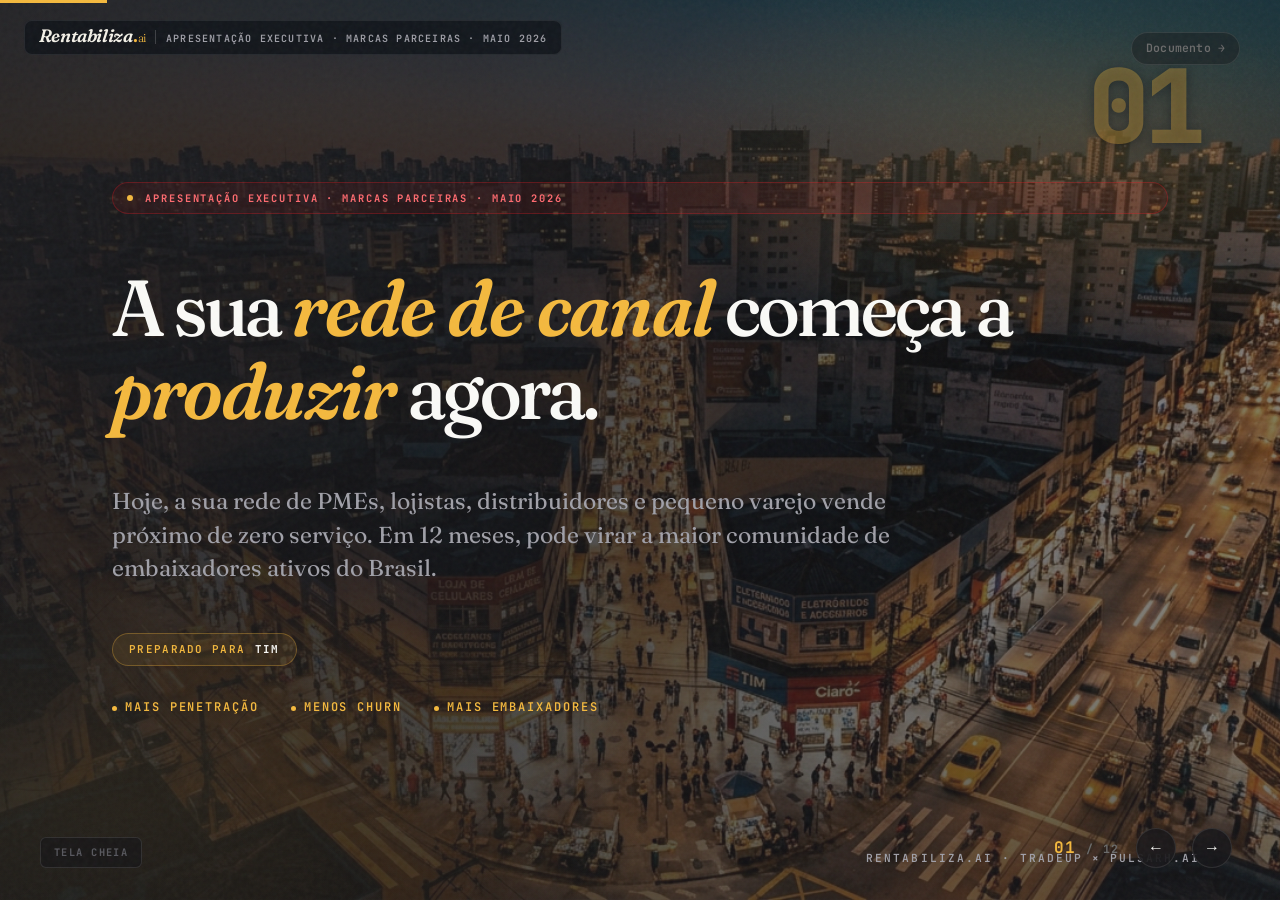
<file: slides-tim.html>
<!DOCTYPE html>
<html lang="pt-BR">
<head>
  <meta charset="UTF-8">
  <meta name="viewport" content="width=device-width, initial-scale=1.0">
  <title>Rentabiliza.ai · Apresentação · TIM</title>
  <meta name="description" content="Apresentação Executiva do Rentabiliza.ai para marcas parceiras e operadoras que dependem de canal de varejo distribuído — método instalado dentro do PDV parceiro. 12 slides para decisão executiva em 30 minutos.">

  <!-- Open Graph -->
  <meta property="og:type" content="article">
  <meta property="og:title" content="Rentabiliza.ai · Apresentação Executiva">
  <meta property="og:description" content="12 slides para conduzir decisão executiva em 30 minutos.">
  <meta property="og:image" content="https://rentabilizaai.gestaopulsarh.com.br/assets/images/og-image.png">
  <meta property="og:url" content="https://rentabilizaai.gestaopulsarh.com.br/slides.html">
  <meta property="og:image:width" content="1200">
  <meta property="og:image:height" content="630">
  <meta property="og:site_name" content="Rentabiliza.ai">
  <meta property="og:locale" content="pt_BR">

  <!-- Twitter Card -->
  <meta name="twitter:card" content="summary_large_image">
  <meta name="twitter:title" content="Rentabiliza.ai · Apresentação Executiva">
  <meta name="twitter:image" content="https://rentabilizaai.gestaopulsarh.com.br/assets/images/og-image.png">

  <meta name="theme-color" content="#0D1117">

  <link rel="icon" type="image/svg+xml" href="assets/brand/logo-mono-amber.svg">

  <!-- Rentabiliza.ai Design Tokens -->
  <link rel="stylesheet" href="assets/brand/rentabiliza-tokens.css">
  <style>
    /* ═══════════════════════════════ TOKENS ═══════════════════════════════ */
    :root {
      /* Paleta Rentabiliza.ai (aliases Claro → âmbar) */
      --claro-red: #F4B93E;              /* âmbar — protagonista */
      --claro-red-deep: #B8881D;
      --claro-red-light: #FFC856;
      --claro-red-glow: rgba(244, 185, 62, 0.35);
      --claro-red-pale: rgba(244, 185, 62, 0.08);
      --claro-yellow: #F4B93E;
      --claro-yellow-soft: #FFC856;
      --claro-yellow-pale: rgba(244, 185, 62, 0.12);

      /* Dark Rentabiliza — noite profunda */
      --ink: #0D1117;
      --charcoal: #1A2430;
      --surface: #242F3E;
      --surface-raised: #2D3B4F;

      /* Light */
      --cream: #F4F1E8;                  /* papel */
      --paper: #FAFAF7;
      --stone: #EAE6D6;

      /* Aliases gold → âmbar */
      --gold: var(--claro-yellow);
      --gold-soft: var(--claro-yellow);
      --gold-deep: var(--claro-red-deep);

      /* Text */
      --text-dark: #1A1A1A;
      --text-light: #FAFAF7;
      --muted: #A0A0A8;
      --muted-2: #6B6B6B;
      --muted-dark: #58585E;

      /* Borders */
      --border-dark: rgba(255, 255, 255, 0.1);
      --border-warm: rgba(244, 185, 62, 0.35);

      /* Acentos funcionais Rentabiliza */
      --r-mint: #3DDC97;
      --r-coral: #FF6B47;
    }

    /* Typography overrides — todas fontes agora são Rentabiliza */
    body { font-family: 'Inter', system-ui, sans-serif; }
    h1, h2, h3, h4, h5,
    .s-title, .slide-title {
      font-family: 'Fraunces', 'Times New Roman', serif !important;
      font-variation-settings: "SOFT" 50, "WONK" 0;
      font-weight: 500 !important;
      letter-spacing: -0.02em;
    }
    .s-title em, .slide-title em, h1 em, h2 em, h3 em,
    em, .s-card-tag, .s-method-title span {
      font-family: 'Fraunces', 'Times New Roman', serif !important;
      font-style: italic !important;
      font-weight: 600 !important;
      color: var(--claro-red) !important;
      letter-spacing: -0.01em !important;
    }
    .s-eyebrow, .s-num, .s-pack-num, .s-pack-price, .s-pack-dur,
    .s-card-num, .s-method-sub, .s-metric-label, .s-layer-num, .s-tl-dur,
    .brand-top-text, .home-link, .fs-btn, .slide-counter,
    .author-logo-wrap + div > div:first-child {
      font-family: 'JetBrains Mono', ui-monospace, monospace !important;
      letter-spacing: 0.08em;
    }
    .s-eyebrow, .s-method-sub, .s-metric-label {
      text-transform: uppercase;
      letter-spacing: 0.12em;
      font-weight: 600;
    }

    /* ═══════════════════════════════ RESET ═══════════════════════════════ */
    *, *::before, *::after { margin: 0; padding: 0; box-sizing: border-box; }
    html { scroll-behavior: smooth; }
    body {
      font-family: 'Inter', sans-serif;
      background: var(--ink);
      color: var(--text-light);
      line-height: 1.6;
      -webkit-font-smoothing: antialiased;
      overflow: hidden;
      height: 100vh;
      cursor: none;
    }
    a { color: inherit; text-decoration: none; }

    /* GRAIN */
    body::before {
      content: ''; position: fixed; inset: 0; pointer-events: none; z-index: 9999;
      opacity: 0.04;
      background-image: url("data:image/svg+xml,%3Csvg viewBox='0 0 200 200' xmlns='http://www.w3.org/2000/svg'%3E%3Cfilter id='n'%3E%3CfeTurbulence type='fractalNoise' baseFrequency='0.9' numOctaves='3'/%3E%3C/filter%3E%3Crect width='100%25' height='100%25' filter='url(%23n)'/%3E%3C/svg%3E");
    }

    h1, h2, h3, h4 { font-family: 'Outfit', sans-serif; letter-spacing: -0.02em; line-height: 1.15; font-weight: 800; }
    /* Destaques em títulos: Outfit 900 em amarelo Claro (em fundo dark) ou vermelho (em fundo light) */
    em {
      font-family: 'Outfit', sans-serif;
      font-style: normal;
      font-weight: 900;
      color: var(--claro-yellow);
      letter-spacing: -0.03em;
    }
    .bg-light em { color: var(--claro-red); }

    /* ═══════════════════════════════ SLIDE ENGINE ═══════════════════════════════ */
    .deck {
      position: relative;
      width: 100vw;
      height: 100vh;
    }
    .slide {
      position: absolute;
      inset: 0;
      display: flex;
      flex-direction: column;
      justify-content: center;
      padding: 5rem 7rem;
      opacity: 0;
      pointer-events: none;
      transition: opacity 0.5s ease;
      overflow: hidden;
    }
    .slide.active {
      opacity: 1;
      pointer-events: auto;
    }

    /* Backgrounds — dark suave (cinza-grafite), não preto pesado */
    .bg-dark {
      background: linear-gradient(140deg, #2A2A2E 0%, #1F1F22 60%, #2A2A2E 100%);
      color: var(--text-light);
    }
    .bg-charcoal {
      background: linear-gradient(140deg, #323236 0%, #26262A 100%);
      color: var(--text-light);
    }
    .bg-light { background: var(--cream); color: var(--text-dark); }

    /* ═══════════════════════════════ BACKGROUND IMAGE LAYER ═══════════════════════════════ */
    /* Imagem atmosférica — visível, mas com overlay assimétrico (denso à
       esquerda onde tá o texto, esvaziando à direita onde a imagem respira) */
    .s-bg-photo {
      position: absolute; inset: 0; z-index: 0;
      background-size: cover;
      background-position: center;
      opacity: 0.55;
      filter: saturate(0.85) contrast(1.05);
      pointer-events: none;
    }
    .s-bg-photo::after {
      content: ''; position: absolute; inset: 0;
      background:
        linear-gradient(95deg, rgba(20,20,22,0.88) 0%, rgba(20,20,22,0.7) 35%, rgba(20,20,22,0.35) 70%, rgba(20,20,22,0.2) 100%),
        radial-gradient(ellipse 50% 40% at 90% 100%, rgba(20,20,22,0.35), transparent 60%);
    }
    /* Variação charcoal — mesma lógica, opacity um pouco menor */
    .bg-charcoal .s-bg-photo { opacity: 0.45; }

    /* Variação light — overlay cream assimétrico (denso à esquerda,
       respira à direita) preservando a paleta papel */
    .bg-light .s-bg-photo {
      opacity: 0.42;
      filter: saturate(0.78) contrast(1.02);
    }
    .bg-light .s-bg-photo::after {
      content: ''; position: absolute; inset: 0;
      background:
        linear-gradient(95deg, rgba(244,241,232,0.92) 0%, rgba(244,241,232,0.75) 35%, rgba(244,241,232,0.4) 70%, rgba(244,241,232,0.22) 100%),
        radial-gradient(ellipse 50% 40% at 90% 100%, rgba(244,241,232,0.3), transparent 60%);
    }

    /* ═══════════════════════════════ AUTHOR BLOCK — wordmark Rentabiliza ═══════════════════════════════ */
    .author-block {
      display: flex;
      align-items: center;
      gap: 1.25rem;
      padding: 1.5rem 1.75rem;
      background: rgba(255,255,255,0.03);
      border: 1px solid rgba(255,255,255,0.08);
      border-radius: 12px;
      position: relative; z-index: 1;
      transition: border-color 200ms ease-out, transform 200ms ease-out;
    }
    .author-block:hover {
      border-color: rgba(244,185,62,0.4);
      transform: translateY(-2px);
    }
    .author-wordmark {
      flex-shrink: 0;
      font-family: 'Fraunces', serif;
      font-variation-settings: "SOFT" 50, "WONK" 0;
      font-size: 42px; line-height: 1;
      display: inline-flex; align-items: baseline;
      letter-spacing: -0.02em;
    }
    .author-wordmark .r-name { font-style: italic; font-weight: 600; color: var(--text-light); }
    .author-wordmark .r-dot { color: var(--claro-red); font-weight: 600; }
    .author-wordmark .r-ai { color: var(--claro-red); font-weight: 300; font-size: 0.65em; margin-left: 0.02em; }

    /* ═══════════════════════════════ CRONOGRAMA BOX (Rentabiliza: sóbrio) ═══════════════════════════════ */
    .cronograma-box {
      padding: 1.5rem 1.75rem;
      background: rgba(244,185,62,0.08);
      border: 1px solid rgba(244,185,62,0.35);
      border-radius: 12px;
      text-align: center;
      position: relative; z-index: 1;
      transition: border-color 200ms ease-out, transform 200ms ease-out;
    }
    .cronograma-box:hover {
      border-color: rgba(244,185,62,0.6);
      transform: translateY(-2px);
    }

    .bg-dark em { color: var(--claro-yellow); }
    .bg-charcoal em { color: var(--claro-yellow); }
    .bg-light em { color: var(--claro-red); }

    /* Radial glows com acentos Claro (amarelo + vermelho, em vez de dourado) */
    .slide::after {
      content: ''; position: absolute; inset: 0; pointer-events: none;
    }
    .bg-dark::after {
      background:
        radial-gradient(ellipse 60% 40% at 85% 15%, rgba(244,185,62,0.15), transparent 60%),
        radial-gradient(ellipse 70% 50% at 10% 90%, rgba(244,185,62,0.08), transparent 60%);
    }
    .bg-charcoal::after {
      background:
        radial-gradient(ellipse 50% 40% at 90% 10%, rgba(244,185,62,0.12), transparent 55%),
        radial-gradient(ellipse 60% 40% at 5% 85%, rgba(244,185,62,0.06), transparent 55%);
    }

    /* ═══════════════════════════════ TYPOGRAPHY ═══════════════════════════════ */
    .s-eyebrow {
      display: inline-flex; align-items: center; gap: 0.75rem;
      padding: 0.4rem 0.9rem;
      background: rgba(237, 28, 36, 0.08);
      border: 1px solid rgba(237, 28, 36, 0.28);
      border-radius: 999px;
      font-family: 'Outfit', sans-serif;
      font-size: 0.65rem; font-weight: 700; letter-spacing: 0.18em;
      text-transform: uppercase; color: #FF6B70;
      margin-bottom: 1.75rem;
      position: relative; z-index: 1;
    }
    .bg-light .s-eyebrow { background: rgba(237,28,36,0.06); border-color: rgba(237,28,36,0.2); color: var(--claro-red-deep); }
    .s-dot { width: 6px; height: 6px; border-radius: 50%; background: var(--claro-red); box-shadow: 0 0 12px var(--claro-red-glow); animation: pulse 2s infinite; }
    @keyframes pulse { 0%, 100% { opacity: 1; } 50% { opacity: 0.4; } }

    .s-title {
      font-size: clamp(2.2rem, 4.5vw, 3.8rem);
      font-weight: 900;
      letter-spacing: -0.035em;
      line-height: 1.0;
      margin-bottom: 1.5rem;
      position: relative; z-index: 1;
    }
    .s-subtitle {
      font-size: clamp(1.15rem, 1.8vw, 1.5rem);
      font-weight: 500;
      line-height: 1.5;
      color: var(--muted);
      max-width: 750px;
      position: relative; z-index: 1;
    }
    .bg-light .s-subtitle { color: var(--muted-2); }
    .s-subtitle strong { color: var(--text-light); font-weight: 600; }
    .bg-light .s-subtitle strong { color: var(--text-dark); }

    .s-body {
      font-size: 1.05rem;
      line-height: 1.7;
      color: var(--muted);
      position: relative; z-index: 1;
    }
    .bg-light .s-body { color: var(--muted-2); }
    .s-body strong { color: var(--text-light); font-weight: 600; }
    .bg-light .s-body strong { color: var(--text-dark); }

    .s-num {
      position: absolute; top: 3.5rem; right: 5rem;
      font-family: 'Outfit', sans-serif;
      font-weight: 900;
      font-size: clamp(4rem, 8vw, 8rem); line-height: 1;
      color: rgba(244,185,62,0.12);
      pointer-events: none; user-select: none;
      letter-spacing: -0.05em;
      z-index: 3;
    }
    .bg-light .s-num { color: rgba(244,185,62,0.08); }
    /* Quando há bg-photo (slide com imagem atmosférica de fundo), o número
       precisa de mais opacidade e text-shadow pra ficar visível e padronizado */
    .slide .s-bg-photo ~ .s-num {
      color: rgba(244,185,62,0.32);
      text-shadow: 0 2px 12px rgba(13,17,23,0.45);
    }
    .bg-light .s-bg-photo ~ .s-num {
      color: rgba(184,136,29,0.22);
      text-shadow: 0 2px 12px rgba(244,241,232,0.6);
    }

    /* ═══════════════════════════════ QUOTE ═══════════════════════════════ */
    .s-quote {
      margin: 1.5rem 0;
      padding: 1.75rem 2.25rem;
      border-left: 4px solid var(--claro-red);
      background: rgba(244,185,62,0.06);
      border-radius: 0 12px 12px 0;
      font-family: 'Inter', sans-serif;
      font-style: italic;
      font-size: clamp(1rem, 1.4vw, 1.2rem);
      line-height: 1.55;
      color: var(--text-light);
      font-weight: 400;
      position: relative; z-index: 1;
      max-width: 850px;
    }
    .bg-light .s-quote {
      color: var(--text-dark);
      background: var(--claro-red-pale);
    }

    /* ═══════════════════════════════ LISTS ═══════════════════════════════ */
    .s-list {
      list-style: none; margin: 1.25rem 0; padding: 0;
      position: relative; z-index: 1;
    }
    .s-list li {
      position: relative;
      padding-left: 1.75rem;
      margin-bottom: 0.6rem;
      font-size: 1rem;
      line-height: 1.6;
      color: var(--muted);
    }
    .bg-light .s-list li { color: var(--muted-2); }
    .s-list li::before {
      content: ''; position: absolute;
      left: 0; top: 0.65em;
      width: 0.55rem; height: 1px;
      background: var(--claro-red);
    }
    .s-list li strong { color: var(--text-light); font-weight: 600; }
    .bg-light .s-list li strong { color: var(--text-dark); }

    /* ═══════════════════════════════ GRIDS ═══════════════════════════════ */
    .s-grid-5 {
      display: grid; grid-template-columns: repeat(5, 1fr); gap: 0.85rem;
      margin: 1.5rem 0; position: relative; z-index: 1;
    }
    .s-grid-3 {
      display: grid; grid-template-columns: repeat(3, 1fr); gap: 1rem;
      margin: 1.5rem 0; position: relative; z-index: 1;
    }
    .s-grid-2 {
      display: grid; grid-template-columns: 1fr 1fr; gap: 1rem;
      margin: 1.5rem 0; position: relative; z-index: 1;
    }

    .s-card {
      padding: 1.5rem 1.25rem;
      background: linear-gradient(170deg, rgba(255,255,255,0.06) 0%, rgba(255,255,255,0.02) 100%);
      border: 1px solid rgba(255,255,255,0.1);
      border-radius: 14px;
      overflow: hidden;
      position: relative;
      backdrop-filter: blur(10px);
    }
    .s-card::before {
      content: ''; position: absolute; top: 0; left: 0; right: 0; height: 2px;
      background: linear-gradient(90deg, var(--claro-red), var(--claro-yellow));
    }
    .bg-light .s-card {
      background: #FFFFFF;
      border: 1px solid rgba(10,10,10,0.08);
    }
    .s-card-num {
      font-family: 'Outfit', sans-serif; font-weight: 900;
      font-size: 1.5rem; color: var(--claro-yellow); margin-bottom: 0.6rem;
      letter-spacing: -0.02em;
    }
    .bg-light .s-card-num { color: var(--claro-red); }
    .s-card-title {
      font-family: 'Outfit', sans-serif; font-weight: 800;
      font-size: 1rem; color: var(--text-light); margin-bottom: 0.35rem;
    }
    .bg-light .s-card-title { color: var(--text-dark); }
    .s-card-tag {
      font-family: 'Inter', sans-serif; font-style: italic;
      font-size: 0.85rem; color: var(--claro-yellow); font-weight: 500;
      margin-bottom: 0.5rem;
    }
    .bg-light .s-card-tag { color: var(--claro-red); }
    .s-card-desc {
      font-size: 0.82rem; line-height: 1.5; color: var(--muted);
    }

    /* ═══════════════════════════════ TABLE ═══════════════════════════════ */
    .s-table-wrap { position: relative; z-index: 1; margin: 1.5rem 0; overflow-x: auto; }
    .s-table {
      width: 100%; border-collapse: collapse;
      background: var(--ink); border-radius: 14px;
      overflow: hidden; border: 1px solid var(--border-dark);
      font-size: 0.88rem;
    }
    .s-table thead th {
      padding: 0.9rem 1rem;
      font-family: 'Outfit', sans-serif;
      font-size: 0.7rem; font-weight: 700; text-align: left;
      background: rgba(237,28,36,0.06);
      letter-spacing: 0.16em; text-transform: uppercase;
      color: var(--claro-red);
      border-bottom: 1px solid var(--border-warm);
    }
    .s-table tbody td {
      padding: 0.7rem 1rem;
      border-bottom: 1px solid rgba(255,255,255,0.04);
      color: var(--muted);
    }
    .s-table tbody td:first-child { color: var(--gold-soft); font-weight: 700; font-family: 'Outfit', sans-serif; }
    .s-table tbody td:nth-child(3) { color: var(--text-light); font-weight: 500; }

    /* Tabela de investimento (slide 07) — compactada pra caber no viewport em fullscreen */
    .s-table-investimento .s-table { font-size: 0.84rem; }
    .s-table-investimento .s-table thead th { padding: 0.7rem 0.85rem; font-size: 0.62rem; }
    .s-table-investimento .s-table tbody td { padding: 0.55rem 0.85rem; }
    .s-table-investimento .s-table-logic { font-size: 0.78rem; color: var(--muted-2); }
    .s-pct-big {
      font-family: 'JetBrains Mono', monospace;
      font-size: 1.25rem; font-weight: 700;
      color: var(--claro-yellow);
      line-height: 1;
    }
    .s-pct-mid {
      font-family: 'JetBrains Mono', monospace;
      font-size: 1rem; font-weight: 600;
      color: var(--claro-yellow);
    }
    .s-pct-sub {
      font-family: 'JetBrains Mono', monospace;
      font-size: 0.7rem;
      color: var(--muted);
    }

    /* Pack overview rows */
    .s-pack-row {
      display: grid;
      grid-template-columns: 2.5rem 1fr auto auto;
      gap: 1rem; align-items: center;
      padding: 0.9rem 1.25rem;
      background: rgba(255,255,255,0.02);
      border: 1px solid var(--border-dark);
      border-left: 3px solid var(--claro-red);
      border-radius: 10px;
      margin-bottom: 0.5rem;
      position: relative; z-index: 1;
    }
    .s-pack-num { font-family: 'Outfit', sans-serif; font-weight: 900; font-size: 1.3rem; color: var(--claro-yellow); letter-spacing: -0.02em; }
    .s-pack-name { font-family: 'Outfit', sans-serif; font-weight: 800; font-size: 0.95rem; }
    .s-pack-name small { display: block; font-weight: 500; font-size: 0.75rem; color: var(--muted); }
    .s-pack-price { font-family: 'Outfit', sans-serif; font-weight: 700; font-size: 0.85rem; color: var(--gold-soft); white-space: nowrap; }
    .s-pack-dur {
      font-family: 'Outfit', sans-serif; font-size: 0.65rem; font-weight: 700;
      letter-spacing: 0.12em; text-transform: uppercase; color: var(--claro-red);
      padding: 0.25rem 0.6rem; border: 1px solid rgba(237,28,36,0.3);
      border-radius: 999px; white-space: nowrap;
    }

    /* Method blocks */
    .s-method {
      padding: 1.5rem 1.5rem;
      background: #FFFFFF;
      border: 1px solid rgba(10,10,10,0.08);
      border-radius: 16px;
      overflow: hidden; position: relative;
    }
    .s-method::before {
      content: ''; position: absolute; top: 0; left: 0; right: 0; height: 3px;
      background: linear-gradient(90deg, var(--claro-red), var(--claro-yellow));
    }
    .s-method-icon { font-size: 1.4rem; margin-bottom: 0.75rem; }
    .s-method-sub {
      font-family: 'Outfit', sans-serif; font-size: 0.62rem; font-weight: 700;
      letter-spacing: 0.16em; text-transform: uppercase; color: var(--claro-red);
      margin-bottom: 0.35rem;
    }
    .s-method-title {
      font-family: 'Outfit', sans-serif; font-size: 1.2rem; font-weight: 800;
      color: var(--text-dark); margin-bottom: 0.6rem;
    }
    .s-method-title span { font-family: 'Outfit', sans-serif; font-style: normal; color: var(--claro-red); font-weight: 900; letter-spacing: -0.02em; }
    .s-method-body { color: var(--muted-2); font-size: 0.85rem; line-height: 1.55; }
    .s-method-body ul { list-style: none; margin: 0.5rem 0 0; padding: 0; }
    .s-method-body ul li { padding-left: 1.2rem; margin-bottom: 0.3rem; position: relative; font-size: 0.82rem; }
    .s-method-body ul li::before { content: ''; position: absolute; left: 0; top: 0.55em; width: 0.45rem; height: 1px; background: var(--claro-red); }

    /* Selos */
    .s-selos { display: flex; gap: 1.5rem; justify-content: center; margin: 2rem 0; position: relative; z-index: 1; }
    .s-selo {
      padding: 1.5rem 1.25rem; text-align: center;
      background: #FFFFFF; border: 1px solid rgba(10,10,10,0.08);
      border-radius: 14px; width: 140px;
    }
    .s-selo.top {
      background: linear-gradient(165deg, #FFFBF1 0%, #FFFFFF 100%);
      border: 1px solid rgba(244,185,62,0.5);
      box-shadow: 0 8px 28px rgba(244,185,62,0.18);
    }
    .s-selo-ring {
      width: 56px; height: 56px; margin: 0 auto 0.75rem;
      border-radius: 50%; display: grid; place-items: center;
      background: linear-gradient(145deg, var(--claro-red), var(--claro-red-deep));
      color: #fff; font-family: 'Outfit', sans-serif; font-weight: 900; font-size: 1.3rem;
      box-shadow: 0 6px 16px rgba(237,28,36,0.3);
    }
    .s-selo.top .s-selo-ring {
      background: linear-gradient(145deg, var(--claro-yellow), #E5B800);
      color: var(--text-dark); box-shadow: 0 6px 18px rgba(244,185,62,0.4);
    }
    .s-selo-name { font-family: 'Outfit', sans-serif; font-size: 0.82rem; font-weight: 800; color: var(--text-dark); line-height: 1.2; }

    /* Metric card */
    .s-metric {
      padding: 1.5rem;
      background: #FFFFFF; border: 1px solid rgba(10,10,10,0.08);
      border-radius: 14px; overflow: hidden; position: relative;
    }
    .s-metric::before {
      content: ''; position: absolute; top: 0; left: 0; right: 0; height: 3px;
      background: var(--claro-red);
    }
    .s-metric-label {
      font-family: 'Outfit', sans-serif; font-size: 0.62rem; font-weight: 700;
      letter-spacing: 0.16em; text-transform: uppercase; color: var(--claro-red);
      margin-bottom: 0.35rem;
    }
    .s-metric-who {
      font-family: 'Outfit', sans-serif; font-size: 1.1rem; font-weight: 800;
      color: var(--text-dark); margin-bottom: 0.75rem;
    }
    .s-metric ul { list-style: none; margin: 0; padding: 0; }
    .s-metric ul li {
      position: relative; padding-left: 1.2rem; margin-bottom: 0.4rem;
      font-size: 0.82rem; color: var(--muted-2); line-height: 1.45;
    }
    .s-metric ul li::before { content: ''; position: absolute; left: 0; top: 0.55em; width: 0.45rem; height: 1px; background: var(--claro-red); }

    /* Timeline compact */
    .s-timeline { position: relative; z-index: 1; margin: 1rem 0; padding-left: 3rem; }
    .s-timeline::before {
      content: ''; position: absolute; left: 14px; top: 0; bottom: 0; width: 2px;
      background: linear-gradient(180deg, var(--claro-red), rgba(237,28,36,0.15));
    }
    .s-tl-item { position: relative; padding-bottom: 1.25rem; }
    .s-tl-item:last-child { padding-bottom: 0; }
    .s-tl-dot {
      position: absolute; left: -2.25rem; top: 0;
      width: 18px; height: 18px; border-radius: 50%;
      background: var(--ink); border: 2px solid var(--claro-red);
      display: grid; place-items: center;
      font-family: 'Outfit', sans-serif; font-size: 0.55rem; font-weight: 800; color: var(--claro-red);
    }
    .s-tl-title { font-family: 'Outfit', sans-serif; font-size: 1rem; font-weight: 800; color: var(--text-light); margin-bottom: 0.15rem; }
    .s-tl-desc { font-size: 0.85rem; color: var(--muted); line-height: 1.45; }
    .s-tl-dur {
      display: inline-block; margin-top: 0.3rem;
      font-family: 'Outfit', sans-serif; font-size: 0.6rem; font-weight: 700;
      letter-spacing: 0.12em; text-transform: uppercase; color: var(--gold);
      padding: 0.2rem 0.5rem; background: rgba(197,165,114,0.08);
      border: 1px solid rgba(197,165,114,0.25); border-radius: 999px;
    }

    /* Layers */
    .s-layer {
      padding: 1.25rem 1.25rem;
      background: rgba(255,255,255,0.02);
      border: 1px solid var(--border-dark);
      border-radius: 14px; overflow: hidden; position: relative;
    }
    .s-layer::before {
      content: ''; position: absolute; left: 0; top: 0; bottom: 0; width: 3px;
      background: linear-gradient(180deg, var(--claro-red), var(--claro-yellow));
    }
    .s-layer-num { font-family: 'Outfit', sans-serif; font-weight: 900; color: var(--claro-yellow); font-size: 1.4rem; margin-bottom: 0.4rem; letter-spacing: -0.02em; }
    .s-layer-title { font-family: 'Outfit', sans-serif; font-size: 0.95rem; font-weight: 800; color: var(--text-light); margin-bottom: 0.3rem; }
    .s-layer-desc { font-size: 0.8rem; color: var(--muted); line-height: 1.45; }
    .s-layer-scale {
      display: inline-block; margin-top: 0.5rem;
      padding: 0.2rem 0.55rem;
      background: rgba(197,165,114,0.08); border: 1px solid rgba(197,165,114,0.25);
      border-radius: 999px;
      font-family: 'Outfit', sans-serif; font-size: 0.58rem; font-weight: 700;
      letter-spacing: 0.12em; text-transform: uppercase; color: var(--gold);
    }

    /* ═══════════════════════════════ CONTROLS ═══════════════════════════════ */
    .slide-controls {
      position: fixed; bottom: 2rem; right: 3rem;
      display: flex; align-items: center; gap: 1rem;
      z-index: 1000;
      cursor: auto;
    }
    .slide-counter {
      font-family: 'Outfit', sans-serif;
      font-size: 0.72rem; font-weight: 700; letter-spacing: 0.14em;
      color: var(--muted-2);
    }
    .slide-counter .current { color: var(--gold); font-size: 1rem; }
    .slide-btn {
      width: 40px; height: 40px;
      border-radius: 50%;
      border: 1px solid var(--border-dark);
      background: rgba(20,20,24,0.8);
      backdrop-filter: blur(12px);
      color: var(--text-light);
      font-size: 1rem;
      display: grid; place-items: center;
      cursor: pointer;
      transition: all 0.25s ease;
    }
    .slide-btn:hover { border-color: var(--claro-red); color: var(--claro-red); }

    .progress-bar {
      position: fixed; top: 0; left: 0; height: 3px; z-index: 1000;
      background: linear-gradient(90deg, var(--claro-red), var(--claro-yellow));
      transition: width 0.4s ease;
    }

    /* Brand-top — wordmark Rentabiliza fixo top-left */
    .brand-top {
      position: fixed; top: 1.25rem; left: 1.5rem; z-index: 1000;
      display: flex; align-items: baseline; gap: 0.6rem;
      padding: 0.4rem 0.85rem;
      background: rgba(13,17,23,0.72);
      backdrop-filter: blur(12px);
      -webkit-backdrop-filter: blur(12px);
      border: 1px solid rgba(255,255,255,0.08);
      border-radius: var(--radius-md, 8px);
    }
    .brand-top-wordmark {
      font-family: 'Fraunces', 'Times New Roman', serif;
      font-variation-settings: "SOFT" 50, "WONK" 0;
      font-size: 18px; line-height: 1;
      display: inline-flex; align-items: baseline;
      letter-spacing: -0.02em;
    }
    .brand-top-wordmark .r-name { font-style: italic; font-weight: 600; color: #F4F1E8; }
    .brand-top-wordmark .r-dot { color: var(--claro-red); font-weight: 600; }
    .brand-top-wordmark .r-ai { color: var(--claro-red); font-weight: 300; font-size: 0.65em; margin-left: 0.02em; }
    .brand-top-divider {
      width: 1px; height: 14px;
      background: rgba(255,255,255,0.18);
      align-self: center;
    }
    .brand-top-text {
      font-family: 'JetBrains Mono', monospace !important;
      font-weight: 600; font-size: 10px;
      letter-spacing: 0.12em;
      text-transform: uppercase;
      color: var(--muted);
    }
    .brand-top-text em { color: var(--claro-red); font-family: inherit; font-style: normal; font-weight: 600; }

    /* Home link agora no top-right (junto do doc-link) */
    .home-link {
      position: fixed; top: 2rem; right: 2.5rem; z-index: 1000;
      font-family: 'Outfit', sans-serif; font-size: 0.72rem; font-weight: 600;
      letter-spacing: 0.02em;
      color: var(--muted-2); cursor: pointer;
      transition: color 0.25s ease;
      padding: 0.4rem 0.85rem;
      border: 1px solid var(--border-dark);
      border-radius: 999px;
      background: rgba(20,20,24,0.4);
      backdrop-filter: blur(8px);
    }
    .home-link:hover { color: var(--claro-red); border-color: rgba(244,185,62,0.4); }
    .bg-light .home-link { color: var(--muted-2); background: rgba(250,250,247,0.7); border-color: rgba(0,0,0,0.1); }

    /* Fullscreen btn */
    .fs-btn {
      position: fixed; bottom: 2rem; left: 2.5rem; z-index: 1000;
      font-family: 'Outfit', sans-serif; font-size: 0.65rem; font-weight: 700;
      letter-spacing: 0.14em; text-transform: uppercase;
      color: var(--muted-dark); cursor: pointer;
      padding: 0.4rem 0.8rem;
      border: 1px solid var(--border-dark); border-radius: 6px;
      background: rgba(20,20,24,0.6); backdrop-filter: blur(8px);
      transition: all 0.25s ease;
    }
    .fs-btn:hover { color: var(--gold); border-color: var(--border-warm); }

    /* Big idea special */
    .s-big-idea {
      padding: 2.5rem 3rem;
      background: linear-gradient(135deg, rgba(244,185,62,0.12) 0%, rgba(244,185,62,0.06) 100%);
      border: 1px solid rgba(244,185,62,0.3);
      border-radius: 18px;
      position: relative; overflow: hidden; z-index: 1;
      margin: 1.5rem 0;
      backdrop-filter: blur(10px);
    }
    .s-big-idea::before {
      content: ''; position: absolute; top: 0; left: 0; right: 0; height: 3px;
      background: linear-gradient(90deg, var(--claro-red), var(--claro-yellow));
    }
    .s-big-idea p {
      font-family: 'Outfit', sans-serif; font-style: normal;
      font-size: clamp(1.15rem, 1.7vw, 1.55rem); line-height: 1.4;
      color: var(--text-light); margin: 0;
      font-weight: 700;
      letter-spacing: -0.015em;
    }
    .s-big-idea p em { color: var(--claro-yellow); }

    /* Two column layout */
    .s-cols { display: grid; grid-template-columns: 1fr 1fr; gap: 3rem; position: relative; z-index: 1; }
    .s-col {}

    /* ═══════════════════════════════ IMAGE PLACEHOLDERS ═══════════════════════════════ */
    .s-img {
      position: relative;
      overflow: hidden;
      border-radius: 16px;
      border: 1px solid var(--border-warm);
    }
    .s-img .ph-grad {
      position: absolute; inset: 0;
      background:
        radial-gradient(ellipse 60% 40% at 80% 20%, rgba(237,28,36,0.22), transparent 60%),
        radial-gradient(ellipse 70% 50% at 20% 90%, rgba(197,165,114,0.14), transparent 60%),
        linear-gradient(135deg, #14101C 0%, #0B0B0E 100%);
    }
    .bg-light .s-img { border-color: rgba(237,28,36,0.18); }
    .bg-light .s-img .ph-grad {
      background:
        radial-gradient(ellipse 60% 40% at 80% 20%, rgba(237,28,36,0.14), transparent 60%),
        radial-gradient(ellipse 70% 50% at 20% 90%, rgba(197,165,114,0.22), transparent 60%),
        linear-gradient(135deg, #FAFAF7 0%, #E8DFCD 100%);
    }
    .s-img .ph-grain {
      position: absolute; inset: 0; opacity: 0.15;
      background-image: url("data:image/svg+xml,%3Csvg viewBox='0 0 200 200' xmlns='http://www.w3.org/2000/svg'%3E%3Cfilter id='n'%3E%3CfeTurbulence baseFrequency='0.9'/%3E%3C/filter%3E%3Crect width='100%25' height='100%25' filter='url(%23n)'/%3E%3C/svg%3E");
    }
    .s-img .ph-label {
      position: absolute; bottom: 0.75rem; left: 0.75rem;
      font-family: 'Outfit', sans-serif; font-size: 0.6rem; font-weight: 700;
      letter-spacing: 0.14em; text-transform: uppercase;
      color: rgba(197,165,114,0.55); padding: 0.25rem 0.55rem;
      background: rgba(0,0,0,0.4); border: 1px solid rgba(197,165,114,0.25);
      border-radius: 4px;
    }
    .bg-light .s-img .ph-label {
      color: rgba(183,19,24,0.75);
      background: rgba(250,250,247,0.7);
      border-color: rgba(237,28,36,0.3);
    }

    /* Slide com imagem lateral — capa hero */
    .s-hero-split {
      display: grid;
      grid-template-columns: 1.15fr 1fr;
      gap: 4rem;
      align-items: center;
      position: relative; z-index: 1;
      height: 100%;
    }
    .s-hero-split .s-hero-text {
      display: flex; flex-direction: column; justify-content: center;
    }
    .s-hero-split .s-img {
      aspect-ratio: 4/5;
      width: 100%;
      max-height: 70vh;
    }

    /* Mini-banner image top do slide */
    .s-img-banner {
      width: 100%;
      aspect-ratio: 21/6;
      margin-bottom: 1.5rem;
    }

    /* Portrait image for CTA */
    .s-img-portrait {
      aspect-ratio: 4/5;
      width: 100%;
      max-height: 55vh;
    }

    /* ═══════════════════════════════ MOBILE RESPONSIVE ═══════════════════════════════ */
    @media (max-width: 900px) {
      body { overflow-y: auto; height: auto; }
      .deck {
        width: 100%; height: auto;
        padding: 5rem 0 8rem;
      }
      /* No mobile: slides stackam verticalmente em vez de serem absolutos */
      .slide {
        position: relative;
        inset: auto;
        opacity: 1;
        pointer-events: auto;
        padding: 3rem 1.5rem 3.5rem;
        min-height: 80vh;
        margin-bottom: 1rem;
        border-top: 1px solid rgba(255,255,255,0.05);
      }
      .slide:first-of-type { border-top: none; }

      /* Brand top — menor, fixo */
      .brand-top {
        top: 1rem; left: 1rem;
        padding: 0.45rem 0.85rem 0.45rem 0.7rem;
        gap: 0.6rem;
      }
      .brand-top-logo { height: 20px; }
      .brand-top-text { font-size: 0.72rem; }

      /* Home/Doc link — empilha no top-right */
      .home-link {
        top: 1rem; right: 1rem;
        font-size: 0.65rem;
        padding: 0.35rem 0.7rem;
      }

      /* Fullscreen btn — ocultar no mobile */
      .fs-btn { display: none; }

      /* Controles bottom — centralizados e mais compactos */
      .slide-controls {
        bottom: 1rem; right: 50%;
        transform: translateX(50%);
        gap: 0.6rem;
        background: rgba(20,20,24,0.85);
        backdrop-filter: blur(12px);
        padding: 0.5rem 0.85rem;
        border-radius: 999px;
        border: 1px solid rgba(255,255,255,0.1);
      }
      .slide-counter { font-size: 0.65rem; }
      .slide-counter .current { font-size: 0.85rem; }
      .slide-btn { width: 34px; height: 34px; font-size: 0.9rem; }

      /* Progress bar mais visível */
      .progress-bar { display: none; }

      /* Typography escalona */
      .s-title { font-size: clamp(1.6rem, 6vw, 2.4rem) !important; line-height: 1.1; }
      .s-subtitle { font-size: clamp(0.95rem, 3.5vw, 1.1rem) !important; }
      .s-num {
        top: 1rem; right: 1rem;
        font-size: clamp(2.5rem, 10vw, 4rem);
      }
      .s-eyebrow { font-size: 0.6rem; margin-bottom: 1.25rem; padding: 0.3rem 0.75rem; }

      /* GRIDS → 1-2 colunas no mobile */
      .s-grid-5 { grid-template-columns: 1fr 1fr; gap: 0.6rem; }
      .s-grid-3 { grid-template-columns: 1fr; gap: 0.75rem; }
      .s-grid-2 { grid-template-columns: 1fr; }
      .s-cols { grid-template-columns: 1fr; gap: 1.25rem; }
      .s-hero-split { grid-template-columns: 1fr; gap: 1.25rem; }
      .s-hero-split .s-img { max-height: 200px; aspect-ratio: 16/10; }
      .s-img-banner { aspect-ratio: 16/9; margin-bottom: 1rem; }

      /* Cards e blocos */
      .s-card { padding: 1.25rem 1rem; }
      .s-card-title { font-size: 0.95rem; }
      .s-card-tag { font-size: 0.78rem; }
      .s-card-desc { font-size: 0.78rem; }
      .s-method { padding: 1.25rem 1.1rem; }
      .s-method-title { font-size: 1.1rem; }
      .s-pack-row {
        grid-template-columns: auto 1fr;
        gap: 0.7rem;
        padding: 0.8rem 1rem;
      }
      .s-pack-price, .s-pack-dur {
        grid-column: span 2;
        justify-self: start;
      }

      /* Big idea no slide 5 */
      .s-big-idea { padding: 1.5rem 1.5rem; }
      .s-big-idea p { font-size: clamp(1rem, 4vw, 1.25rem) !important; }

      /* Author block no slide 12 */
      .author-block {
        flex-direction: column;
        text-align: center;
        padding: 1.25rem 1rem;
        gap: 1rem;
      }
      .author-logo-wrap { width: 80px; height: 80px; padding: 0.75rem; }
      .cronograma-box { padding: 1.25rem 1rem; }

      /* Tabelas — horizontal scroll */
      .s-table-wrap { overflow-x: auto; -webkit-overflow-scrolling: touch; }
      .s-table { font-size: 0.78rem; min-width: 480px; }
      .s-table th, .s-table td { padding: 0.65rem 0.75rem; }

      /* Timeline compacto */
      .s-timeline { padding-left: 2.25rem; }
      .s-tl-title { font-size: 0.9rem; }
      .s-tl-desc { font-size: 0.78rem; }
      .s-tl-item { padding-bottom: 1rem; }
      .s-tl-dot { left: -1.9rem; width: 16px; height: 16px; font-size: 0.5rem; }

      /* Layers */
      .s-layer { padding: 1rem 1rem; }
      .s-layer-title { font-size: 0.88rem; }
      .s-layer-desc { font-size: 0.75rem; }

      /* Metrics */
      .s-metric { padding: 1.25rem 1rem; }
      .s-metric-who { font-size: 1rem; }

      /* Background photos mais escuros no mobile pra texto legível */
      .s-bg-photo { opacity: 0.1 !important; }
      .s-bg-photo::after {
        background: rgba(20,20,22,0.88) !important;
      }
    }

    /* Mobile pequeno */
    @media (max-width: 480px) {
      .slide { padding: 2.5rem 1.25rem 3rem; min-height: auto; }
      .s-grid-5 { grid-template-columns: 1fr; }
      .s-title { font-size: clamp(1.4rem, 7vw, 2rem) !important; }
      .brand-top-text { display: none; }
      .brand-top-divider { display: none; }
    }
  </style>
</head>
<body>

  <div class="progress-bar" id="progressBar"></div>

  <!-- WORDMARK RENTABILIZA TOP-LEFT -->
  <div class="brand-top">
    <a href="index.html" style="display:inline-flex; align-items:baseline; gap:0.6rem;" aria-label="Rentabiliza.ai">
      <span class="brand-top-wordmark"><span class="r-name">Rentabiliza</span><span class="r-dot">.</span><span class="r-ai">ai</span></span>
      <span class="brand-top-divider"></span>
      <span class="brand-top-text">Apresentação Executiva · Marcas Parceiras · Maio 2026</span>
    </a>
  </div>

  <a href="doc.html" class="home-link">Documento →</a>
  <div class="fs-btn" id="fsBtn">Tela cheia</div>

  <div class="deck" id="deck">

    <!-- ════════════ SLIDE 01 — CAPA ════════════ -->
    <div class="slide bg-dark active" data-slide="1">
      <div class="s-bg-photo" style="background-image: url('assets/images/industria-01-capa.jpg'), url('assets/images/hero-pdv.jpg');"></div>
      <div class="s-num">01</div>
      <div class="s-eyebrow"><span class="s-dot"></span><span>Apresentação Executiva · Marcas Parceiras · Maio 2026</span></div>
      <h1 class="s-title" style="font-size: clamp(2.8rem, 6.2vw, 5.8rem); line-height: 1.05; margin-top: 1.5rem;">A sua <em>rede de canal</em> começa a <em>produzir</em> agora.</h1>
      <p class="s-subtitle" style="margin-top: 1.75rem; margin-bottom: 3rem; max-width: 860px; font-family: 'Fraunces', serif; font-weight: 400; font-size: clamp(1.1rem, 1.8vw, 1.5rem); line-height: 1.45;">
        Hoje, a sua rede de PMEs, lojistas, distribuidores e pequeno varejo vende próximo de zero serviço. Em 12 meses, pode virar a maior comunidade de embaixadores ativos do Brasil.
      </p>
      <!-- HÍBRIDO · troque "Marca Parceira" por Claro, Vivo, Tim… conforme o pitch -->
      <div style="display: inline-flex; align-items: center; gap: 0.6rem; margin-bottom: 2rem; padding: 0.45rem 1rem; background: rgba(244,185,62,0.08); border: 1px solid rgba(244,185,62,0.3); border-radius: 999px; font-family: 'JetBrains Mono', monospace; font-size: 0.68rem; font-weight: 600; letter-spacing: 0.12em; text-transform: uppercase; color: var(--claro-yellow); position: relative; z-index: 1; width: fit-content;">
        Preparado para <strong style="color: var(--text-light); font-weight: 700;">TIM</strong>
      </div>
      <div style="display: inline-flex; gap: 2rem; flex-wrap: wrap; font-family: 'JetBrains Mono', monospace; font-size: 0.75rem; font-weight: 600; letter-spacing: 0.16em; text-transform: uppercase; color: var(--claro-yellow); position: relative; z-index: 1;">
        <span style="display: inline-flex; align-items: center; gap: 8px;"><span style="width: 5px; height: 5px; background: var(--claro-yellow); border-radius: 50%;"></span>Mais penetração</span>
        <span style="display: inline-flex; align-items: center; gap: 8px;"><span style="width: 5px; height: 5px; background: var(--claro-yellow); border-radius: 50%;"></span>Menos churn</span>
        <span style="display: inline-flex; align-items: center; gap: 8px;"><span style="width: 5px; height: 5px; background: var(--claro-yellow); border-radius: 50%;"></span>Mais embaixadores</span>
      </div>
      <div style="position: absolute; bottom: 32px; right: 80px; font-family: 'JetBrains Mono', monospace; font-size: 0.7rem; font-weight: 600; letter-spacing: 0.18em; text-transform: uppercase; color: var(--muted); z-index: 2;">Rentabiliza.ai · TradeUp × PulsarH.ai</div>
    </div>

    <!-- ════════════ SLIDE 02 — O PROBLEMA DO CANAL ════════════ -->
    <div class="slide bg-light" data-slide="2">
      <div class="s-num">02</div>
      <div class="s-eyebrow" style="font-size: 0.55rem; padding: 0.3rem 0.8rem; margin-bottom: 1rem;"><span class="s-dot"></span><span>02 · A Potência Não Explorada</span></div>
      <h2 class="s-title" style="font-size: clamp(1.5rem, 3vw, 2.3rem); margin-bottom: 0.6rem;">Milhares de pontos de venda. <em>Potência</em> que ninguém ativou.</h2>
      <p class="s-subtitle" style="margin-bottom: 1.4rem; font-size: 1rem; max-width: 820px;">A maior força comercial do país — e a menos explorada. Hoje ela trava em três realidades:</p>
      <div class="s-grid-3" style="margin-top: 0.25rem;">
        <div style="padding: 1.5rem 1.5rem; background: #FFFFFF; border: 1px solid rgba(13,17,23,0.08); border-radius: 14px; box-shadow: 0 8px 24px rgba(13,17,23,0.05);">
          <div style="font-family: 'Inter', sans-serif; font-weight: 900; font-size: 2.2rem; line-height: 1; color: var(--claro-red); letter-spacing: -0.02em;">01</div>
          <div style="font-family: 'JetBrains Mono', monospace; font-size: 0.62rem; font-weight: 700; letter-spacing: 0.16em; text-transform: uppercase; color: var(--claro-red-deep); margin: 0.55rem 0 0.8rem;">Penetração</div>
          <div style="font-family: 'Fraunces', serif; font-style: italic; font-weight: 600; font-size: 1.15rem; line-height: 1.25; color: var(--text-dark); margin-bottom: 0.65rem;">Você ganha menos do que poderia em cada PDV.</div>
          <p style="font-size: 0.85rem; line-height: 1.5; color: var(--muted-2); margin: 0;">Vende o que o cliente pede, não o que precisa — ticket e margem apertados.</p>
        </div>
        <div style="padding: 1.5rem 1.5rem; background: #FFFFFF; border: 1px solid rgba(13,17,23,0.08); border-radius: 14px; box-shadow: 0 8px 24px rgba(13,17,23,0.05);">
          <div style="font-family: 'Inter', sans-serif; font-weight: 900; font-size: 2.2rem; line-height: 1; color: var(--claro-red); letter-spacing: -0.02em;">02</div>
          <div style="font-family: 'JetBrains Mono', monospace; font-size: 0.62rem; font-weight: 700; letter-spacing: 0.16em; text-transform: uppercase; color: var(--claro-red-deep); margin: 0.55rem 0 0.8rem;">Churn</div>
          <div style="font-family: 'Fraunces', serif; font-style: italic; font-weight: 600; font-size: 1.15rem; line-height: 1.25; color: var(--text-dark); margin-bottom: 0.65rem;">Você refaz a base de parceiros toda hora.</div>
          <p style="font-size: 0.85rem; line-height: 1.5; color: var(--muted-2); margin: 0;">Parceiro entra e sai sem cerimônia; treinamento e aquisição não amortizam.</p>
        </div>
        <div style="padding: 1.5rem 1.5rem; background: #FFFFFF; border: 1px solid rgba(13,17,23,0.08); border-radius: 14px; box-shadow: 0 8px 24px rgba(13,17,23,0.05);">
          <div style="font-family: 'Inter', sans-serif; font-weight: 900; font-size: 2.2rem; line-height: 1; color: var(--claro-red); letter-spacing: -0.02em;">03</div>
          <div style="font-family: 'JetBrains Mono', monospace; font-size: 0.62rem; font-weight: 700; letter-spacing: 0.16em; text-transform: uppercase; color: var(--claro-red-deep); margin: 0.55rem 0 0.8rem;">Identidade</div>
          <div style="font-family: 'Fraunces', serif; font-style: italic; font-weight: 600; font-size: 1.15rem; line-height: 1.25; color: var(--text-dark); margin-bottom: 0.65rem;">Você banca cobertura que não vira presença viva.</div>
          <p style="font-size: 0.85rem; line-height: 1.5; color: var(--muted-2); margin: 0;">Lojista se vê como revendedor, não como extensão da sua marca.</p>
        </div>
      </div>
      <p style="margin-top: 1.75rem; font-family: 'Fraunces', serif; font-style: italic; font-weight: 500; font-size: 1.5rem; line-height: 1.35; color: var(--text-dark);">
        A pergunta não é se a rede tem potencial — <span style="color: var(--claro-red); font-weight: 600;">ela tem, e muito</span>. A questão é <span style="color: var(--claro-red); font-weight: 600;">quem</span> vai ativar essa potência, com método e foco dentro de cada PDV.
      </p>
    </div>

    <!-- ════════════ SLIDE 03 — A LACUNA ════════════ -->
    <div class="slide bg-charcoal" data-slide="3">
      <div class="s-num">03</div>
      <div class="s-eyebrow"><span class="s-dot"></span><span>03 · A Lacuna</span></div>
      <h2 class="s-title" style="font-size: clamp(1.4rem, 2.8vw, 2.1rem); margin-bottom: 0.5rem;">A rede já foi <em>treinada</em> várias vezes. E ainda assim, não vende além do produto.</h2>
      <p class="s-subtitle" style="margin-bottom: 1.25rem; font-size: 0.98rem;">Por que as iniciativas anteriores — pagas por marcas e operadoras — não escalaram resultado real?</p>
      <div class="s-table-wrap" style="margin-top: 0.75rem;">
        <table class="s-table" style="font-size: 0.92rem;">
          <thead>
            <tr><th>O que foi entregue</th><th>Por que não funcionou</th></tr>
          </thead>
          <tbody>
            <tr><td style="color: var(--muted-2); font-weight: 500;">Cursos online de empreendedorismo</td><td>Conteúdo genérico — não cobre venda consultiva de produto e serviço</td></tr>
            <tr><td style="color: var(--muted-2); font-weight: 500;">Workshops regionais isolados</td><td>Sem continuidade — efeito dura 30 dias</td></tr>
            <tr><td style="color: var(--muted-2); font-weight: 500;">Plataformas de capacitação massiva</td><td>Conclusão baixa — parceiro não termina</td></tr>
            <tr><td style="color: var(--muted-2); font-weight: 500;">Consultoria SEBRAE genérica</td><td>Categoria errada — pequena empresa ≠ rede de canal de varejo distribuído</td></tr>
            <tr><td style="color: var(--muted-2); font-weight: 500;">Bonificação financeira sem método</td><td>Vira despesa, não vira capacidade comercial</td></tr>
          </tbody>
        </table>
      </div>
      <p style="margin-top: 1.75rem; font-family: 'Fraunces', serif; font-style: italic; font-weight: 500; font-size: 1.35rem; line-height: 1.4; color: var(--text-light);">
        Nada disso entrega <span style="color: var(--claro-yellow); font-weight: 600;">método instalado dentro do PDV</span>. É exatamente esse o gap — e enquanto ele existir, o <span style="color: var(--claro-yellow); font-weight: 600;">seu canal segue parado</span>.
      </p>
    </div>

    <!-- ════════════ SLIDE 04 — O RENTABILIZA.AI ════════════ -->
    <div class="slide bg-dark" data-slide="4">
      <div class="s-bg-photo" style="background-image: url('assets/images/industria-04-movimento.jpg'), url('assets/images/time-loja.jpg');"></div>
      <div class="s-num">04</div>
      <div class="s-cols" style="gap: 2.5rem; align-items: center; margin-top: 0.5rem; position: relative; z-index: 1;">
        <div>
          <div class="s-eyebrow"><span class="s-dot"></span><span>04 · A Solução</span></div>
          <h2 class="s-title" style="font-size: clamp(1.9rem, 3.8vw, 3.1rem); margin-bottom: 1.1rem;">Não somos curso. Somos <em>movimento</em>.</h2>
          <p class="s-subtitle" style="margin-bottom: 1.4rem; font-size: 1.05rem;">Um movimento instalado dentro do PDV de cada lojista — com a sua cara e a sua marca. Não é consultoria que treina e vai embora.</p>
          <p style="font-family: 'Fraunces', serif; font-style: italic; font-weight: 500; font-size: 1.15rem; line-height: 1.4; color: var(--text-light); margin: 0;">
            O lojista passa a <span style="color: var(--claro-yellow); font-weight: 600;">operar como rede grande</span> — e a sua marca ganha <span style="color: var(--claro-yellow); font-weight: 600;">uma comunidade</span>, não uma planilha de PDVs.
          </p>
        </div>
        <div style="display: flex; flex-direction: column; gap: 0.85rem;">
          <div class="s-method" style="padding: 1.1rem 1.35rem;">
            <div class="s-method-sub">Camada 1 · Pessoas</div>
            <div class="s-method-title" style="font-size: 1.1rem; margin-bottom: 0.4rem;">Time que <span>vende</span></div>
            <div class="s-method-body" style="font-size: 0.86rem; line-height: 1.5;">Time treinado pra vender serviço junto do produto. Vendedor consultivo, gestor com método — pensa em ticket, não em volume.</div>
          </div>
          <div class="s-method" style="padding: 1.1rem 1.35rem;">
            <div class="s-method-sub">Camada 2 · Processos</div>
            <div class="s-method-title" style="font-size: 1.1rem; margin-bottom: 0.4rem;">Ritual <span>semanal</span></div>
            <div class="s-method-body" style="font-size: 0.86rem; line-height: 1.5;">Ritual semanal de gestão, indicador visível. A operação roda mesmo quando o dono não está olhando — porque o método está instalado.</div>
          </div>
          <div class="s-method" style="padding: 1.1rem 1.35rem;">
            <div class="s-method-sub">Camada 3 · Tecnologia IA</div>
            <div class="s-method-title" style="font-size: 1.1rem; margin-bottom: 0.4rem;">IA <span>aplicada</span></div>
            <div class="s-method-body" style="font-size: 0.86rem; line-height: 1.5;">Atendimento automático, agente de IA configurado, análise preditiva. Tudo em português, na linguagem do balcão.</div>
          </div>
        </div>
      </div>
      <div style="position: absolute; bottom: 32px; left: 80px; font-family: 'JetBrains Mono', monospace; font-size: 0.7rem; font-weight: 600; letter-spacing: 0.18em; text-transform: uppercase; color: var(--muted); z-index: 2;">Entregue por TradeUp × PulsarH.ai · Infraestrutura + Metodologia</div>
    </div>

    <!-- ════════════ SLIDE 05 — A NOSSA CONVICÇÃO ════════════ -->
    <div class="slide bg-light" data-slide="5" style="overflow: hidden;">
      <!-- Imagem full-bleed atrás de tudo -->
      <div style="position: absolute; inset: 0; background-image: url('assets/images/hero-pdv.jpg'), url('assets/images/varejo-marca-grande.jpg'); background-size: cover; background-position: center; z-index: 0;"></div>
      <!-- Overlay papel: 100% opaco na esquerda → 0% na direita (foto aparece pura na direita) -->
      <div style="position: absolute; inset: 0; background: linear-gradient(90deg, var(--paper) 0%, var(--paper) 38%, rgba(250,250,247,0.92) 48%, rgba(250,250,247,0.55) 60%, rgba(250,250,247,0.18) 72%, rgba(250,250,247,0) 82%); z-index: 1;"></div>
      <!-- Vinheta inferior sutil pra ancorar a base sem invadir o miolo -->
      <div style="position: absolute; inset: 0; background: linear-gradient(180deg, rgba(13,17,23,0) 65%, rgba(13,17,23,0.25) 100%); z-index: 1; pointer-events: none;"></div>

      <div class="s-num" style="z-index: 4;">05</div>

      <!-- Coluna texto (ocupa ~55% esquerda, sobre overlay opaco) -->
      <div style="position: relative; z-index: 3; max-width: 56%; display: flex; flex-direction: column; justify-content: center; height: 100%;">
        <div class="s-eyebrow"><span class="s-dot"></span><span>05 · No Que a Gente Acredita</span></div>
        <h2 class="s-title">Pequena empresa cresce até o <em>limite</em> da gestão do dono.</h2>
        <p class="s-subtitle" style="margin-bottom: 1.5rem; font-family: 'Fraunces', serif; font-weight: 400; font-size: 1.2rem; line-height: 1.5;">
          A nossa convicção é simples: o lojista não cresce porque opera no improviso. Não é falta de mercado. Não é falta de produto. É falta de método instalado.
        </p>
        <div style="padding: 1.5rem 1.75rem; background: rgba(13,17,23,0.06); border: 1px solid rgba(13,17,23,0.1); border-left: 4px solid var(--claro-red); border-radius: 0 14px 14px 0;">
          <div style="font-family: 'JetBrains Mono', monospace; font-size: 0.7rem; font-weight: 700; letter-spacing: 0.18em; text-transform: uppercase; color: var(--claro-red); margin-bottom: 1rem;">Quando o método entra</div>
          <ul style="list-style: none; padding: 0; margin: 0; display: flex; flex-direction: column; gap: 0.7rem;">
            <li style="font-size: 1rem; line-height: 1.5; color: var(--text-dark); padding-left: 22px; position: relative;">
              <span style="position: absolute; left: 0; color: var(--claro-red); font-weight: 700;">→</span>
              Parceiro <strong>para de vender só produto</strong> — começa a vender serviço.
            </li>
            <li style="font-size: 1rem; line-height: 1.5; color: var(--text-dark); padding-left: 22px; position: relative;">
              <span style="position: absolute; left: 0; color: var(--claro-red); font-weight: 700;">→</span>
              Parceiro <strong>para de operar sozinho</strong> — começa a gerir.
            </li>
            <li style="font-size: 1rem; line-height: 1.5; color: var(--text-dark); padding-left: 22px; position: relative;">
              <span style="position: absolute; left: 0; color: var(--claro-red); font-weight: 700;">→</span>
              Parceiro <strong>para de ser revendedor</strong> — começa a ser embaixador.
            </li>
          </ul>
        </div>
        <p style="margin-top: 1.5rem; font-family: 'Fraunces', serif; font-style: italic; font-weight: 500; font-size: 1.25rem; line-height: 1.4; color: var(--text-dark);">
          E a sua marca ganha <span style="color: var(--claro-red); font-weight: 600;">exatamente o que cobertura de massa não compra</span>: parceiro performando, fiel e ativo.
        </p>
      </div>

    </div>

    <!-- ════════════ SLIDE 06 — DETALHAMENTO DAS ENTREGAS ════════════ -->
    <div class="slide bg-dark" data-slide="6">
      <div class="s-num">06</div>
      <div class="s-eyebrow"><span class="s-dot"></span><span>06 · O Que Entregamos de Verdade</span></div>
      <h2 class="s-title" style="font-size: clamp(1.6rem, 3.2vw, 2.5rem); margin-bottom: 1rem;">Cada plano resolve uma <em>dor</em> do lojista — e <em>rentabiliza</em> a sua marca.</h2>

      <!-- ══ ENTREGAS · 3 COLUNAS ══ -->
      <div style="display: grid; grid-template-columns: repeat(auto-fit, minmax(240px, 1fr)); gap: 14px;">

        <!-- START -->
        <div style="background: rgba(255,255,255,0.03); border: 1px solid rgba(255,255,255,0.1); border-radius: 14px; overflow: hidden; display: flex; flex-direction: column;">
          <div style="padding: 0.8rem 1.1rem; background: rgba(255,255,255,0.02); border-bottom: 1px solid rgba(255,255,255,0.08); display: flex; align-items: baseline; justify-content: space-between; gap: 0.5rem;">
            <span style="font-family: 'JetBrains Mono', monospace; font-size: 0.55rem; font-weight: 700; letter-spacing: 0.14em; text-transform: uppercase; color: var(--muted);">A Sprint · 4 dias</span>
            <span style="font-family: 'Fraunces', serif; font-style: italic; font-weight: 600; font-size: 1.35rem; color: var(--text-light);">Start</span>
          </div>
          <div style="padding: 0.9rem 1.1rem; display: flex; flex-direction: column; gap: 0.6rem;">
            <div><div style="font-family: 'JetBrains Mono', monospace; font-size: 0.53rem; font-weight: 700; letter-spacing: 0.12em; text-transform: uppercase; color: var(--r-coral); margin-bottom: 0.2rem;">Dor</div><div style="font-size: 0.78rem; line-height: 1.4; color: var(--text-light);">Faz tudo sozinho, exausto — sem método pra rentabilizar.</div></div>
            <div><div style="font-family: 'JetBrains Mono', monospace; font-size: 0.53rem; font-weight: 700; letter-spacing: 0.12em; text-transform: uppercase; color: var(--claro-yellow); margin-bottom: 0.2rem;">Promessa</div><div style="font-size: 0.78rem; line-height: 1.4; color: var(--text-light);">Em 4 dias a loja fica mais rentável — resultado no mesmo dia.</div></div>
            <div><div style="font-family: 'JetBrains Mono', monospace; font-size: 0.53rem; font-weight: 700; letter-spacing: 0.12em; text-transform: uppercase; color: var(--r-mint); margin-bottom: 0.2rem;">Transformação</div><div style="font-size: 0.78rem; line-height: 1.4; color: var(--text-light);">Do caos intuitivo → clareza com método.</div></div>
            <div style="background: rgba(244,185,62,0.1); border: 1px solid rgba(244,185,62,0.25); border-radius: 8px; padding: 0.55rem 0.65rem;"><div style="font-family: 'JetBrains Mono', monospace; font-size: 0.53rem; font-weight: 700; letter-spacing: 0.1em; text-transform: uppercase; color: var(--claro-yellow); margin-bottom: 0.2rem;">★ Ênfase p/ sua marca</div><div style="font-size: 0.78rem; line-height: 1.4; color: var(--text-light);">Gera conteúdo da <strong>sua marca</strong> e vende mais produtos dela no chão de loja.</div></div>
            <div><div style="font-family: 'JetBrains Mono', monospace; font-size: 0.53rem; font-weight: 700; letter-spacing: 0.12em; text-transform: uppercase; color: var(--muted); margin-bottom: 0.2rem;">Entregamos</div><div style="font-size: 0.76rem; line-height: 1.4; color: var(--muted);">Sprint 4 dias ao vivo + Manual Rentabiliza.ai (2 vídeos/semana).</div></div>
          </div>
        </div>

        <!-- MASTER -->
        <div style="background: rgba(255,255,255,0.03); border: 1px solid rgba(255,255,255,0.1); border-radius: 14px; overflow: hidden; display: flex; flex-direction: column;">
          <div style="padding: 0.8rem 1.1rem; background: rgba(255,255,255,0.02); border-bottom: 1px solid rgba(255,255,255,0.08); display: flex; align-items: baseline; justify-content: space-between; gap: 0.5rem;">
            <span style="font-family: 'JetBrains Mono', monospace; font-size: 0.55rem; font-weight: 700; letter-spacing: 0.14em; text-transform: uppercase; color: var(--muted);">O Agente de IA</span>
            <span style="font-family: 'Fraunces', serif; font-style: italic; font-weight: 600; font-size: 1.35rem; color: var(--text-light);">Master</span>
          </div>
          <div style="padding: 0.9rem 1.1rem; display: flex; flex-direction: column; gap: 0.6rem;">
            <div><div style="font-family: 'JetBrains Mono', monospace; font-size: 0.53rem; font-weight: 700; letter-spacing: 0.12em; text-transform: uppercase; color: var(--r-coral); margin-bottom: 0.2rem;">Dor</div><div style="font-size: 0.78rem; line-height: 1.4; color: var(--text-light);">Sabe que precisa de IA, mas não tem tempo nem por onde começar.</div></div>
            <div><div style="font-family: 'JetBrains Mono', monospace; font-size: 0.53rem; font-weight: 700; letter-spacing: 0.12em; text-transform: uppercase; color: var(--claro-yellow); margin-bottom: 0.2rem;">Promessa</div><div style="font-size: 0.78rem; line-height: 1.4; color: var(--text-light);">Agente que pensa como gestor: vende mais, gasta menos, domina o portfólio da <strong>sua marca</strong>.</div></div>
            <div><div style="font-family: 'JetBrains Mono', monospace; font-size: 0.53rem; font-weight: 700; letter-spacing: 0.12em; text-transform: uppercase; color: var(--r-mint); margin-bottom: 0.2rem;">Transformação</div><div style="font-size: 0.78rem; line-height: 1.4; color: var(--text-light);">Da mão → inteligência de IA rodando o negócio.</div></div>
            <div style="background: rgba(244,185,62,0.1); border: 1px solid rgba(244,185,62,0.25); border-radius: 8px; padding: 0.55rem 0.65rem;"><div style="font-family: 'JetBrains Mono', monospace; font-size: 0.53rem; font-weight: 700; letter-spacing: 0.1em; text-transform: uppercase; color: var(--claro-yellow); margin-bottom: 0.2rem;">★ Ênfase p/ sua marca</div><div style="font-size: 0.78rem; line-height: 1.4; color: var(--text-light);">Milhares de agentes treinados na <strong>ação-chave da sua marca</strong> — portabilidade, migração ou upsell — empurrando o portfólio 24h.</div></div>
            <div><div style="font-family: 'JetBrains Mono', monospace; font-size: 0.53rem; font-weight: 700; letter-spacing: 0.12em; text-transform: uppercase; color: var(--muted); margin-bottom: 0.2rem;">Entregamos</div><div style="font-size: 0.76rem; line-height: 1.4; color: var(--muted);">Agente treinado na sua marca + Comunidade + suporte 30 dias.</div></div>
          </div>
        </div>

        <!-- PRO (destaque) -->
        <div style="background: rgba(244,185,62,0.05); border: 1px solid rgba(244,185,62,0.35); border-radius: 14px; overflow: hidden; display: flex; flex-direction: column; box-shadow: 0 8px 28px rgba(244,185,62,0.1);">
          <div style="padding: 0.8rem 1.1rem; background: rgba(244,185,62,0.09); border-bottom: 1px solid rgba(244,185,62,0.2); display: flex; align-items: baseline; justify-content: space-between; gap: 0.5rem;">
            <span style="font-family: 'JetBrains Mono', monospace; font-size: 0.55rem; font-weight: 700; letter-spacing: 0.14em; text-transform: uppercase; color: var(--claro-yellow);">A Aceleração ★</span>
            <span style="font-family: 'Fraunces', serif; font-style: italic; font-weight: 600; font-size: 1.35rem; color: var(--text-light);">Pro</span>
          </div>
          <div style="padding: 0.9rem 1.1rem; display: flex; flex-direction: column; gap: 0.6rem;">
            <div><div style="font-family: 'JetBrains Mono', monospace; font-size: 0.53rem; font-weight: 700; letter-spacing: 0.12em; text-transform: uppercase; color: var(--r-coral); margin-bottom: 0.2rem;">Dor</div><div style="font-size: 0.78rem; line-height: 1.4; color: var(--text-light);">Quer que a IA assuma o operacional repetitivo e libere o tempo dele.</div></div>
            <div><div style="font-family: 'JetBrains Mono', monospace; font-size: 0.53rem; font-weight: 700; letter-spacing: 0.12em; text-transform: uppercase; color: var(--claro-yellow); margin-bottom: 0.2rem;">Promessa</div><div style="font-size: 0.78rem; line-height: 1.4; color: var(--text-light);">O agente vira <strong>funcionário completo</strong>: atende, agenda, executa tarefas. Ilimitado.</div></div>
            <div><div style="font-family: 'JetBrains Mono', monospace; font-size: 0.53rem; font-weight: 700; letter-spacing: 0.12em; text-transform: uppercase; color: var(--r-mint); margin-bottom: 0.2rem;">Transformação</div><div style="font-size: 0.78rem; line-height: 1.4; color: var(--text-light);">Do agente-consultor → agente-funcionário que opera a loja.</div></div>
            <div style="background: rgba(244,185,62,0.14); border: 1px solid rgba(244,185,62,0.3); border-radius: 8px; padding: 0.55rem 0.65rem;"><div style="font-family: 'JetBrains Mono', monospace; font-size: 0.53rem; font-weight: 700; letter-spacing: 0.1em; text-transform: uppercase; color: var(--claro-yellow); margin-bottom: 0.2rem;">★ Ênfase p/ sua marca</div><div style="font-size: 0.78rem; line-height: 1.4; color: var(--text-light);">Melhores lojistas viram <strong>embaixadores da sua marca</strong> — reputação e presença regional.</div></div>
            <div><div style="font-family: 'JetBrains Mono', monospace; font-size: 0.53rem; font-weight: 700; letter-spacing: 0.12em; text-transform: uppercase; color: var(--muted); margin-bottom: 0.2rem;">Entregamos</div><div style="font-size: 0.76rem; line-height: 1.4; color: var(--muted);">Agente ilimitado + Mentoria 1:1 + 60 dias.</div></div>
          </div>
        </div>

      </div>

      <!-- ══ FAIXA INFERIOR · 100% Rentabiliza.ai ══ -->
      <div style="margin-top: 14px; padding: 0.9rem 1.35rem; background: rgba(244,185,62,0.06); border: 1px solid rgba(244,185,62,0.22); border-radius: 14px;">
        <div style="font-family: 'Fraunces', serif; font-style: italic; font-weight: 600; font-size: 1rem; color: var(--text-light); margin-bottom: 0.7rem;">Além dos programas da marca — o que a <span style="color: var(--claro-yellow);">Rentabiliza.ai</span> já opera no mercado:</div>
        <div style="display: grid; grid-template-columns: 1fr 1fr auto; gap: 1.5rem; align-items: center;">
          <div>
            <div style="font-family: 'JetBrains Mono', monospace; font-size: 0.85rem; color: var(--text-light);">Recorrência Premium <span style="color: var(--claro-yellow); font-weight: 700;">R$ 147/mês</span></div>
            <div style="font-size: 0.7rem; line-height: 1.35; color: var(--muted); margin-top: 0.15rem;">Encontro semanal ao vivo + plantão de dúvidas · agente sempre atualizado.</div>
          </div>
          <div>
            <div style="font-family: 'JetBrains Mono', monospace; font-size: 0.85rem; color: var(--text-light);">High-ticket <span style="color: var(--claro-yellow); font-weight: 700;">a partir de R$ 10k</span></div>
            <div style="font-size: 0.7rem; line-height: 1.35; color: var(--muted); margin-top: 0.15rem;">Implementação completa de IA · <em>done-for-you</em>, a gente faz por você.</div>
          </div>
          <div style="font-size: 0.66rem; line-height: 1.4; color: var(--muted-dark); font-style: italic; max-width: 280px;">
            Linha própria PulsarH.ai. A marca pode <strong style="color: var(--muted); font-style: normal;">patrocinar</strong> esses pacotes — negociamos exclusividade e movimento pra ela.
          </div>
        </div>
      </div>
    </div>

    <!-- ════════════ SLIDE 07 — OS TRÊS PILARES ════════════ -->
    <div class="slide bg-light" data-slide="7">
      <div class="s-bg-photo" style="background-image: url('assets/images/industria-08-contrapartida.jpg'), url('assets/images/dashboard-celular.jpg');"></div>
      <div class="s-num">07</div>
      <div class="s-eyebrow"><span class="s-dot"></span><span>07 · Onde Juntamos Forças</span></div>
      <h2 class="s-title">Onde a gente <em>junta forças</em> com a sua marca.</h2>
      <p class="s-subtitle" style="margin-bottom: 1.75rem;">Três frentes que garantem o retorno — e que nenhum programa anterior entregou junto.</p>
      <div class="s-grid-3" style="margin-top: 0.5rem;">
        <div style="padding: 1.85rem 1.6rem; background: rgba(255,255,255,0.92); backdrop-filter: blur(10px); -webkit-backdrop-filter: blur(10px); border: 1px solid rgba(13,17,23,0.08); border-top: 3px solid var(--claro-red); border-radius: 4px 4px 12px 12px; box-shadow: 0 10px 30px rgba(13,17,23,0.08);">
          <div style="font-family: 'JetBrains Mono', monospace; font-size: 0.65rem; font-weight: 700; letter-spacing: 0.2em; text-transform: uppercase; color: var(--claro-red-deep); margin-bottom: 0.75rem;">01 · Conteúdo enviesado</div>
          <h3 style="font-family: 'Fraunces', serif; font-style: italic; font-weight: 600; font-size: 1.3rem; line-height: 1.2; color: var(--text-dark); margin-bottom: 0.7rem; letter-spacing: -0.01em;">70% do conteúdo pra <span style="color: var(--claro-red);">sua marca</span>.</h3>
          <p style="font-size: 0.92rem; line-height: 1.55; color: var(--muted-2); margin: 0;">Cada aula, mentoria e agente de IA calibrado pra mover o <strong style="color: var(--text-dark);">seu</strong> portfólio.</p>
        </div>
        <div style="padding: 1.85rem 1.6rem; background: rgba(255,255,255,0.92); backdrop-filter: blur(10px); -webkit-backdrop-filter: blur(10px); border: 1px solid rgba(13,17,23,0.08); border-top: 3px solid var(--claro-red); border-radius: 4px 4px 12px 12px; box-shadow: 0 10px 30px rgba(13,17,23,0.08);">
          <div style="font-family: 'JetBrains Mono', monospace; font-size: 0.65rem; font-weight: 700; letter-spacing: 0.2em; text-transform: uppercase; color: var(--claro-red-deep); margin-bottom: 0.75rem;">02 · Executivos ao vivo</div>
          <h3 style="font-family: 'Fraunces', serif; font-style: italic; font-weight: 600; font-size: 1.3rem; line-height: 1.2; color: var(--text-dark); margin-bottom: 0.7rem; letter-spacing: -0.01em;">Sua operação <span style="color: var(--claro-red);">presente</span>.</h3>
          <p style="font-size: 0.92rem; line-height: 1.55; color: var(--muted-2); margin: 0;">Seus executivos entram ao vivo nas mentorias, apresentam portfólio e conectam o lojista à sua marca.</p>
        </div>
        <div style="padding: 1.85rem 1.6rem; background: rgba(255,255,255,0.92); backdrop-filter: blur(10px); -webkit-backdrop-filter: blur(10px); border: 1px solid rgba(13,17,23,0.08); border-top: 3px solid var(--claro-red); border-radius: 4px 4px 12px 12px; box-shadow: 0 10px 30px rgba(13,17,23,0.08);">
          <div style="font-family: 'JetBrains Mono', monospace; font-size: 0.65rem; font-weight: 700; letter-spacing: 0.2em; text-transform: uppercase; color: var(--claro-red-deep); margin-bottom: 0.75rem;">03 · Identidade de canal</div>
          <h3 style="font-family: 'Fraunces', serif; font-style: italic; font-weight: 600; font-size: 1.3rem; line-height: 1.2; color: var(--text-dark); margin-bottom: 0.7rem; letter-spacing: -0.01em;">Revendedor vira <span style="color: var(--claro-red);">embaixador</span>.</h3>
          <p style="font-size: 0.92rem; line-height: 1.55; color: var(--muted-2); margin: 0;">Selo de embaixador, comunidade ativa e presença regional orgânica da sua marca.</p>
        </div>
      </div>
      <p style="margin-top: 1.75rem; font-family: 'Fraunces', serif; font-style: italic; font-weight: 600; font-size: 1.5rem; line-height: 1.3; color: var(--claro-red);">
        Movimento + retenção + identidade — no mesmo programa.
      </p>
    </div>

    <!-- ════════════ SLIDE 08 — A PROMESSA (ROI 2x) ════════════ -->
    <div class="slide bg-dark" data-slide="8">
      <div class="s-num">08</div>
      <div class="s-eyebrow"><span class="s-dot"></span><span>08 · A Promessa</span></div>
      <div style="font-family: 'JetBrains Mono', monospace; font-size: 0.72rem; font-weight: 600; letter-spacing: 0.16em; text-transform: uppercase; color: var(--muted); margin-bottom: 0.65rem;">Acreditamos em um cenário que</div>
      <h2 class="s-title" style="margin-bottom: 1.6rem;">Mudaremos o ponteiro de <em>quatro pilares</em> essenciais para você.</h2>
      <div style="display: grid; grid-template-columns: repeat(auto-fit, minmax(190px, 1fr)); gap: 14px; margin-top: 0.25rem; position: relative; z-index: 1;">
        <div style="padding: 1.4rem 1.3rem; background: rgba(255,255,255,0.04); border: 1px solid rgba(255,255,255,0.1); border-radius: 12px;">
          <div style="font-family: 'JetBrains Mono', monospace; font-size: 0.68rem; font-weight: 700; letter-spacing: 0.14em; text-transform: uppercase; color: var(--claro-yellow); margin-bottom: 0.7rem;">Market Share</div>
          <div style="font-size: 0.86rem; line-height: 1.5; color: var(--muted);">Milhares de PDVs que hoje vendem quase zero passam a produzir: ganho direto de participação na sua base.</div>
        </div>
        <div style="padding: 1.4rem 1.3rem; background: rgba(244,185,62,0.06); border: 1px solid rgba(244,185,62,0.35); border-radius: 12px; box-shadow: 0 8px 24px rgba(244,185,62,0.08);">
          <div style="font-family: 'JetBrains Mono', monospace; font-size: 0.68rem; font-weight: 700; letter-spacing: 0.14em; text-transform: uppercase; color: var(--claro-yellow); margin-bottom: 0.7rem;">ROI 2X</div>
          <div style="font-size: 0.86rem; line-height: 1.5; color: var(--text-light);">Cada lojista ativado devolve, em vendas da sua marca, <strong>pelo menos o dobro</strong> do que você investiu nele.</div>
        </div>
        <div style="padding: 1.4rem 1.3rem; background: rgba(255,255,255,0.04); border: 1px solid rgba(255,255,255,0.1); border-radius: 12px;">
          <div style="font-family: 'JetBrains Mono', monospace; font-size: 0.68rem; font-weight: 700; letter-spacing: 0.14em; text-transform: uppercase; color: var(--claro-yellow); margin-bottom: 0.7rem;">Permanência na base</div>
          <div style="font-size: 0.86rem; line-height: 1.5; color: var(--muted);">Lojista cuidado e performando permanece mais: menos churn, base mais firme.</div>
        </div>
        <div style="padding: 1.4rem 1.3rem; background: rgba(255,255,255,0.04); border: 1px solid rgba(255,255,255,0.1); border-radius: 12px;">
          <div style="font-family: 'JetBrains Mono', monospace; font-size: 0.68rem; font-weight: 700; letter-spacing: 0.14em; text-transform: uppercase; color: var(--claro-yellow); margin-bottom: 0.7rem;">Portabilidade</div>
          <div style="font-size: 0.86rem; line-height: 1.5; color: var(--muted);">O agente é treinado pra puxar portabilidade e migração de quem já está na loja do parceiro.</div>
        </div>
      </div>
      <p style="margin-top: 1.6rem; font-family: 'Fraunces', serif; font-style: italic; font-weight: 500; font-size: 1.25rem; line-height: 1.4; color: var(--text-light); max-width: 1000px; position: relative; z-index: 1;">
        E, além dos quatro, o grupo de embaixadores, o movimento e o <span style="color: var(--claro-yellow); font-weight: 600;">engajamento</span> que vamos gerar em toda a rede.
      </p>
    </div>

    <!-- ════════════ SLIDE 09 — A ESCADA DE VALOR (PREÇO DUPLO) ════════════ -->
    <div class="slide bg-charcoal" data-slide="9">
      <div class="s-num">09</div>
      <div class="s-eyebrow"><span class="s-dot"></span><span>09 · A Escada de Valor</span></div>
      <h2 class="s-title">Três níveis. O lojista percebe <em>alto valor</em>.<br>Você investe <em>uma fração</em>.</h2>
      <p class="s-subtitle" style="margin-bottom: 1.25rem; max-width: 940px;">Um programa <strong style="color: var(--claro-yellow);">agressivo de resultados</strong> com a sua marca no centro de cada entrega. Instalar IA e método assim, hoje no mercado, não sai por menos de <strong style="color: var(--claro-yellow);">R$ 10–15 mil</strong> — o lojista recebe por uma fração disso, sente que você investiu pesado nele, e você paga uma <strong style="color: var(--claro-yellow);">fração da fração</strong> pra ativar todo o seu canal.</p>
      <div class="s-grid-3" style="grid-template-columns: repeat(3, 1fr); gap: 16px; margin-top: 0.25rem;">

        <!-- START -->
        <div style="padding: 1.5rem 1.5rem 1.4rem; background: rgba(255,255,255,0.04); border: 1px solid rgba(255,255,255,0.1); border-radius: 14px; display: flex; flex-direction: column;">
          <div style="font-family: 'JetBrains Mono', monospace; font-size: 0.65rem; font-weight: 700; letter-spacing: 0.2em; text-transform: uppercase; color: var(--claro-yellow);">A Sprint · 4 dias</div>
          <div style="font-family: 'Fraunces', serif; font-style: italic; font-weight: 600; font-size: 1.55rem; color: var(--text-light); letter-spacing: -0.01em; margin: 0.35rem 0 1rem;">Start</div>
          <div style="font-family: 'JetBrains Mono', monospace; font-size: 1.55rem; font-weight: 700; color: var(--text-light); line-height: 1;">R$ 597</div>
          <div style="font-family: 'JetBrains Mono', monospace; font-size: 0.6rem; font-weight: 600; letter-spacing: 0.16em; text-transform: uppercase; color: var(--muted); margin-top: 0.3rem;">valor percebido pelo lojista</div>
          <div style="height: 1px; background: rgba(255,255,255,0.1); margin: 1rem 0;"></div>
          <div style="font-family: 'JetBrains Mono', monospace; font-size: 0.6rem; font-weight: 700; letter-spacing: 0.18em; text-transform: uppercase; color: var(--claro-yellow); margin-bottom: 0.35rem;">Você investe</div>
          <div style="font-family: 'JetBrains Mono', monospace; font-size: 2rem; font-weight: 700; color: var(--claro-yellow); line-height: 1;">R$ 0</div>
          <div style="height: 1px; background: rgba(255,255,255,0.1); margin: 1rem 0;"></div>
          <ul style="list-style: none; padding: 0; margin: 0 0 auto; display: flex; flex-direction: column; gap: 0.55rem;">
            <li style="font-size: 0.85rem; line-height: 1.4; color: var(--text-light); padding-left: 20px; position: relative;"><span style="position: absolute; left: 0; color: var(--claro-yellow); font-weight: 700;">→</span>Sprint Rentabiliza · 4 dias ao vivo</li>
            <li style="font-size: 0.85rem; line-height: 1.4; color: var(--text-light); padding-left: 20px; position: relative;"><span style="position: absolute; left: 0; color: var(--claro-yellow); font-weight: 700;">→</span>Manual Rentabiliza.ai · 2 vídeos/semana</li>
          </ul>
        </div>

        <!-- MASTER -->
        <div style="padding: 1.5rem 1.5rem 1.4rem; background: rgba(255,255,255,0.04); border: 1px solid rgba(255,255,255,0.1); border-radius: 14px; display: flex; flex-direction: column;">
          <div style="font-family: 'JetBrains Mono', monospace; font-size: 0.65rem; font-weight: 700; letter-spacing: 0.2em; text-transform: uppercase; color: var(--claro-yellow);">O Agente de IA</div>
          <div style="font-family: 'Fraunces', serif; font-style: italic; font-weight: 600; font-size: 1.55rem; color: var(--text-light); letter-spacing: -0.01em; margin: 0.35rem 0 1rem;">Master</div>
          <div style="font-family: 'JetBrains Mono', monospace; font-size: 1.55rem; font-weight: 700; color: var(--text-light); line-height: 1;">R$ 1.790</div>
          <div style="font-family: 'JetBrains Mono', monospace; font-size: 0.6rem; font-weight: 600; letter-spacing: 0.16em; text-transform: uppercase; color: var(--muted); margin-top: 0.3rem;">valor percebido pelo lojista</div>
          <div style="height: 1px; background: rgba(255,255,255,0.1); margin: 1rem 0;"></div>
          <div style="font-family: 'JetBrains Mono', monospace; font-size: 0.6rem; font-weight: 700; letter-spacing: 0.18em; text-transform: uppercase; color: var(--claro-yellow); margin-bottom: 0.35rem;">Você investe</div>
          <div style="font-family: 'JetBrains Mono', monospace; font-size: 2rem; font-weight: 700; color: var(--claro-yellow); line-height: 1;">R$ 597</div>
          <div style="height: 1px; background: rgba(255,255,255,0.1); margin: 1rem 0;"></div>
          <ul style="list-style: none; padding: 0; margin: 0 0 auto; display: flex; flex-direction: column; gap: 0.55rem;">
            <li style="font-size: 0.85rem; line-height: 1.4; color: var(--text-light); padding-left: 20px; position: relative;"><span style="position: absolute; left: 0; color: var(--claro-yellow); font-weight: 700;">→</span>Tudo da Sprint</li>
            <li style="font-size: 0.85rem; line-height: 1.4; color: var(--text-light); padding-left: 20px; position: relative;"><span style="position: absolute; left: 0; color: var(--claro-yellow); font-weight: 700;">→</span>Seu funcionário de IA na loja</li>
            <li style="font-size: 0.85rem; line-height: 1.4; color: var(--text-light); padding-left: 20px; position: relative;"><span style="position: absolute; left: 0; color: var(--claro-yellow); font-weight: 700;">→</span>Comunidade + suporte 30 dias</li>
          </ul>
        </div>

        <!-- PRO (destaque) -->
        <div style="padding: 1.5rem 1.5rem 1.4rem; background: rgba(244,185,62,0.06); border: 1px solid rgba(244,185,62,0.35); border-radius: 14px; display: flex; flex-direction: column; box-shadow: 0 8px 28px rgba(244,185,62,0.1); position: relative;">
          <div style="position: absolute; top: -10px; right: 16px; font-family: 'JetBrains Mono', monospace; font-size: 0.55rem; font-weight: 700; letter-spacing: 0.16em; text-transform: uppercase; color: var(--ink); background: var(--claro-yellow); padding: 0.25rem 0.6rem; border-radius: 999px;">★ Recomendado</div>
          <div style="font-family: 'JetBrains Mono', monospace; font-size: 0.65rem; font-weight: 700; letter-spacing: 0.2em; text-transform: uppercase; color: var(--claro-yellow);">Aceleração VIP</div>
          <div style="font-family: 'Fraunces', serif; font-style: italic; font-weight: 600; font-size: 1.55rem; color: var(--text-light); letter-spacing: -0.01em; margin: 0.35rem 0 1rem;">Pro</div>
          <div style="font-family: 'JetBrains Mono', monospace; font-size: 1.55rem; font-weight: 700; color: var(--text-light); line-height: 1;">R$ 2.990</div>
          <div style="font-family: 'JetBrains Mono', monospace; font-size: 0.6rem; font-weight: 600; letter-spacing: 0.16em; text-transform: uppercase; color: var(--muted); margin-top: 0.3rem;">valor percebido pelo lojista</div>
          <div style="height: 1px; background: rgba(244,185,62,0.25); margin: 1rem 0;"></div>
          <div style="font-family: 'JetBrains Mono', monospace; font-size: 0.6rem; font-weight: 700; letter-spacing: 0.18em; text-transform: uppercase; color: var(--claro-yellow); margin-bottom: 0.35rem;">Você investe</div>
          <div style="font-family: 'JetBrains Mono', monospace; font-size: 2rem; font-weight: 700; color: var(--claro-yellow); line-height: 1;">R$ 997</div>
          <div style="height: 1px; background: rgba(244,185,62,0.25); margin: 1rem 0;"></div>
          <ul style="list-style: none; padding: 0; margin: 0 0 auto; display: flex; flex-direction: column; gap: 0.55rem;">
            <li style="font-size: 0.85rem; line-height: 1.4; color: var(--text-light); padding-left: 20px; position: relative;"><span style="position: absolute; left: 0; color: var(--claro-yellow); font-weight: 700;">→</span>Tudo da Sprint + Master</li>
            <li style="font-size: 0.85rem; line-height: 1.4; color: var(--text-light); padding-left: 20px; position: relative;"><span style="position: absolute; left: 0; color: var(--claro-yellow); font-weight: 700;">→</span>Mentoria individual 1:1 de aceleração</li>
            <li style="font-size: 0.85rem; line-height: 1.4; color: var(--text-light); padding-left: 20px; position: relative;"><span style="position: absolute; left: 0; color: var(--claro-yellow); font-weight: 700;">→</span>+60 dias de acompanhamento</li>
          </ul>
        </div>

      </div>
    </div>

    <!-- ════════════ SLIDE 10 — CENÁRIOS DE ESCALA ════════════ -->
    <div class="slide bg-dark" data-slide="10">
      <div class="s-num">10</div>
      <div class="s-eyebrow"><span class="s-dot"></span><span>10 · Como Escala</span></div>
      <h2 class="s-title">Três cenários. <em>Apetite</em> da marca parceira decide.</h2>
      <p class="s-subtitle" style="margin-bottom: 1.25rem;">O programa é modular e escala por onda. Tudo parte do volume de lojistas que a marca indica por mês — com conversão de <strong style="color: var(--claro-yellow);">35% pro Master</strong> e <strong style="color: var(--claro-yellow);">12% pro Pro</strong>.</p>
      <div class="s-grid-3" style="margin-top: 0.25rem;">
        <div style="padding: 1.5rem 1.5rem; background: rgba(255,255,255,0.04); border: 1px solid rgba(255,255,255,0.1); border-radius: 14px; position: relative; overflow: hidden;">
          <div style="position: absolute; top: 0; left: 0; right: 0; height: 3px; background: var(--claro-red); opacity: 0.6;"></div>
          <div style="font-family: 'JetBrains Mono', monospace; font-size: 0.62rem; font-weight: 700; letter-spacing: 0.2em; text-transform: uppercase; color: var(--claro-red); margin-bottom: 0.5rem;">Cenário 01 · piso recomendado</div>
          <div style="font-family: 'Fraunces', serif; font-style: italic; font-weight: 600; font-size: 1.5rem; color: var(--text-light); letter-spacing: -0.01em; margin-bottom: 0.7rem;">Moderado</div>
          <div style="font-family: 'JetBrains Mono', monospace; font-weight: 700; font-size: 1.7rem; color: var(--claro-yellow); margin: 0.4rem 0 0.15rem;">200<span style="font-size: 0.9rem; color: var(--muted);"> indicados/mês</span></div>
          <div style="font-size: 0.82rem; color: var(--muted); margin-bottom: 0.85rem; font-weight: 600;">50 por sprint · 4 sprints/mês</div>
          <div style="font-size: 0.82rem; color: var(--text-light); line-height: 1.55; padding-top: 0.75rem; border-top: 1px solid rgba(255,255,255,0.06);"><strong style="color: var(--claro-yellow);">70</strong> pagantes Master &nbsp;+&nbsp; <strong style="color: var(--claro-yellow);">24</strong> pagantes Pro</div>
        </div>
        <div style="padding: 1.5rem 1.5rem; background: rgba(244,185,62,0.06); border: 1px solid rgba(244,185,62,0.3); border-radius: 14px; position: relative; overflow: hidden; box-shadow: 0 8px 24px rgba(244,185,62,0.08);">
          <div style="position: absolute; top: 0; left: 0; right: 0; height: 3px; background: linear-gradient(90deg, var(--claro-red), var(--claro-yellow));"></div>
          <div style="font-family: 'JetBrains Mono', monospace; font-size: 0.62rem; font-weight: 700; letter-spacing: 0.2em; text-transform: uppercase; color: var(--claro-yellow); margin-bottom: 0.5rem;">Cenário 02 · recomendado</div>
          <div style="font-family: 'Fraunces', serif; font-style: italic; font-weight: 600; font-size: 1.5rem; color: var(--text-light); letter-spacing: -0.01em; margin-bottom: 0.7rem;">Realista</div>
          <div style="font-family: 'JetBrains Mono', monospace; font-weight: 700; font-size: 1.7rem; color: var(--claro-yellow); margin: 0.4rem 0 0.15rem;">500<span style="font-size: 0.9rem; color: var(--muted);"> indicados/mês</span></div>
          <div style="font-size: 0.82rem; color: var(--muted); margin-bottom: 0.85rem; font-weight: 600;">125 por sprint · 4 sprints/mês</div>
          <div style="font-size: 0.82rem; color: var(--text-light); line-height: 1.55; padding-top: 0.75rem; border-top: 1px solid rgba(244,185,62,0.15);"><strong style="color: var(--claro-yellow);">175</strong> pagantes Master &nbsp;+&nbsp; <strong style="color: var(--claro-yellow);">60</strong> pagantes Pro</div>
        </div>
        <div style="padding: 1.5rem 1.5rem; background: rgba(255,255,255,0.04); border: 1px solid rgba(255,255,255,0.1); border-radius: 14px; position: relative; overflow: hidden;">
          <div style="position: absolute; top: 0; left: 0; right: 0; height: 3px; background: var(--claro-yellow); opacity: 0.6;"></div>
          <div style="font-family: 'JetBrains Mono', monospace; font-size: 0.62rem; font-weight: 700; letter-spacing: 0.2em; text-transform: uppercase; color: var(--claro-yellow); margin-bottom: 0.5rem;">Cenário 03</div>
          <div style="font-family: 'Fraunces', serif; font-style: italic; font-weight: 600; font-size: 1.5rem; color: var(--text-light); letter-spacing: -0.01em; margin-bottom: 0.7rem;">Desafiador</div>
          <div style="font-family: 'JetBrains Mono', monospace; font-weight: 700; font-size: 1.7rem; color: var(--claro-yellow); margin: 0.4rem 0 0.15rem;">1.000<span style="font-size: 0.9rem; color: var(--muted);"> indicados/mês</span></div>
          <div style="font-size: 0.82rem; color: var(--muted); margin-bottom: 0.85rem; font-weight: 600;">250 por sprint · 4 sprints/mês</div>
          <div style="font-size: 0.82rem; color: var(--text-light); line-height: 1.55; padding-top: 0.75rem; border-top: 1px solid rgba(255,255,255,0.06);"><strong style="color: var(--claro-yellow);">350</strong> pagantes Master &nbsp;+&nbsp; <strong style="color: var(--claro-yellow);">120</strong> pagantes Pro</div>
        </div>
      </div>
      <div style="margin-top: 1.25rem; padding: 0.95rem 1.5rem; background: rgba(244,185,62,0.06); border: 1px solid rgba(244,185,62,0.2); border-radius: 12px; font-size: 0.85rem; line-height: 1.5; color: var(--text-light);">
        <strong style="color: var(--claro-yellow);">Recomendado pra viabilizar</strong> — não impeditivo: começar em <strong>200 indicados/mês</strong>. Para uma base típica de <strong>200 mil lojistas cadastrados</strong>, isso é <strong style="color: var(--claro-yellow);">~0,1% da rede</strong>. Irrisório pra marca, suficiente pra rodar o programa no azul.
      </div>
    </div>

    <!-- ════════════ SLIDE 11 — QUEM IMPLEMENTA ════════════ -->
    <div class="slide bg-light" data-slide="11">
      <div class="s-bg-photo" style="background-image: url('assets/images/industria-11-autoridade.jpg'), url('assets/images/embaixador-selo.jpg');"></div>
      <div class="s-num">11</div>
      <div class="s-eyebrow"><span class="s-dot"></span><span>11 · A Autoridade</span></div>
      <h2 class="s-title"><em>Duas</em> marcas. Uma entrega.</h2>
      <p class="s-subtitle" style="margin-bottom: 1.75rem;">O Rentabiliza.ai é entregue por uma parceria que combina infraestrutura de canal já vigente com a sua operação e metodologia destilada em escala real:</p>
      <div class="s-cols" style="margin-top: 0.5rem; gap: 1.5rem;">
        <div style="padding: 2rem 1.75rem; background: rgba(255,255,255,0.92); backdrop-filter: blur(10px); -webkit-backdrop-filter: blur(10px); border: 1px solid rgba(13,17,23,0.08); border-left: 4px solid var(--claro-red); border-radius: 0 12px 12px 0; box-shadow: 0 10px 30px rgba(13,17,23,0.08);">
          <div style="font-family: 'JetBrains Mono', monospace; font-size: 0.68rem; font-weight: 700; letter-spacing: 0.2em; text-transform: uppercase; color: var(--claro-red); margin-bottom: 0.85rem;">TradeUp · A Infraestrutura</div>
          <h3 style="font-family: 'Fraunces', serif; font-style: italic; font-weight: 600; font-size: 1.5rem; color: var(--text-dark); letter-spacing: -0.01em; margin-bottom: 1rem; line-height: 1.2;">Empresa líder no mercado em que atua.</h3>
          <p style="font-size: 0.95rem; line-height: 1.6; color: var(--muted-2); margin: 0;">
            Provedora de soluções e a <strong style="color: var(--claro-red);">maior integradora entre as operadoras de telefonia e o varejo brasileiro</strong>. Através de suas plataformas e soluções, contempla mais de <strong>1 milhão de transações por mês</strong>, com <strong>+500 redes varejistas</strong> e <strong>+200 mil usuários</strong>. <strong>A TradeUp é a contratante formal do programa.</strong>
          </p>
        </div>
        <div style="padding: 2rem 1.75rem; background: rgba(255,255,255,0.92); backdrop-filter: blur(10px); -webkit-backdrop-filter: blur(10px); border: 1px solid rgba(13,17,23,0.08); border-left: 4px solid var(--claro-red); border-radius: 0 12px 12px 0; box-shadow: 0 10px 30px rgba(13,17,23,0.08);">
          <div style="font-family: 'JetBrains Mono', monospace; font-size: 0.68rem; font-weight: 700; letter-spacing: 0.2em; text-transform: uppercase; color: var(--claro-red); margin-bottom: 0.85rem;">PulsarH.ai · O Método</div>
          <h3 style="font-family: 'Fraunces', serif; font-style: italic; font-weight: 600; font-size: 1.5rem; color: var(--text-dark); letter-spacing: -0.01em; margin-bottom: 1rem; line-height: 1.2;">Vinte e um anos de chão de loja.</h3>
          <p style="font-size: 0.95rem; line-height: 1.6; color: var(--muted-2); margin: 0;">
            Marca de educação executiva fundada por <strong>Rodrigo Braga</strong>. <strong style="color: var(--claro-red);">21 anos de varejo</strong>, sete como Gerente Nacional em rede com <strong>4.500 vendedores e R$ 1 bilhão/ano</strong> em faturamento. A PulsarH é a curadoria pedagógica e técnica do programa — quem garante que o método chega na loja já testado em escala real.
          </p>
        </div>
      </div>
      <p style="margin-top: 1.75rem; font-family: 'Fraunces', serif; font-style: italic; font-weight: 500; font-size: 1.25rem; line-height: 1.4; color: var(--text-dark);">
        A marca parceira contrata a TradeUp. A TradeUp gerencia a entrega. A PulsarH.ai entrega o método. <span style="color: var(--claro-red); font-weight: 600;">Sem nova fricção fiscal. Sem nova due diligence.</span>
      </p>
    </div>

    <!-- ════════════ SLIDE 12 — PRÓXIMO PASSO ════════════ -->
    <div class="slide bg-dark" data-slide="12">
      <div class="s-bg-photo" style="background-image: url('assets/images/industria-12-rede.jpg'), url('assets/images/varejo-rede.jpg');"></div>
      <div class="s-num">12</div>
      <div class="s-eyebrow"><span class="s-dot"></span><span>12 · O Próximo Passo</span></div>
      <h2 class="s-title" style="font-size: clamp(2.1rem, 4.6vw, 4rem); line-height: 1.04; margin-top: 1rem; margin-bottom: 1.1rem;">A pergunta não é <em>se</em>. É <em>quando começamos</em>.</h2>
      <p class="s-subtitle" style="margin-bottom: 1.6rem; font-family: 'Fraunces', serif; font-weight: 400; font-size: clamp(1.05rem, 1.5vw, 1.3rem); line-height: 1.5; max-width: 900px;">
        Seu canal já existe — cadastrado e parado. A gente liga o motor, com a sua cara, a sua marca e o seu portfólio no centro de cada PDV.
      </p>
      <div style="display: grid; grid-template-columns: repeat(auto-fit, minmax(230px, 1fr)); gap: 14px; position: relative; z-index: 1;">
        <div style="padding: 1.2rem 1.35rem; background: rgba(255,255,255,0.05); border: 1px solid rgba(255,255,255,0.12); border-radius: 12px;">
          <div style="font-family: 'Fraunces', serif; font-style: italic; font-weight: 600; font-size: 1.15rem; color: var(--claro-yellow); margin-bottom: 0.4rem;">O risco é nosso.</div>
          <div style="font-size: 0.85rem; line-height: 1.5; color: var(--text-light);">A Sprint roda antes de você pagar qualquer coisa — você só investe quando o lojista já está dentro do movimento.</div>
        </div>
        <div style="padding: 1.2rem 1.35rem; background: rgba(255,255,255,0.05); border: 1px solid rgba(255,255,255,0.12); border-radius: 12px;">
          <div style="font-family: 'Fraunces', serif; font-style: italic; font-weight: 600; font-size: 1.15rem; color: var(--claro-yellow); margin-bottom: 0.4rem;">O ganho é seu.</div>
          <div style="font-size: 0.85rem; line-height: 1.5; color: var(--text-light);">Mais participação, ROI dobrado, base que fica e portabilidade puxada dentro da loja.</div>
        </div>
        <div style="padding: 1.2rem 1.35rem; background: rgba(255,255,255,0.05); border: 1px solid rgba(255,255,255,0.12); border-radius: 12px;">
          <div style="font-family: 'Fraunces', serif; font-style: italic; font-weight: 600; font-size: 1.15rem; color: var(--claro-yellow); margin-bottom: 0.4rem;">O custo é o tempo.</div>
          <div style="font-size: 0.85rem; line-height: 1.5; color: var(--text-light);">Cada mês parado é share que o concorrente ativa no seu lugar.</div>
        </div>
      </div>
      <p style="margin-top: 1.5rem; font-size: 0.95rem; line-height: 1.5; color: var(--muted); font-style: italic; position: relative; z-index: 1;">
        A próxima conversa não é pra decidir se vale — é pra desenhar a primeira onda e a meta que a gente traça junto com você.
      </p>
      <p style="margin-top: 1rem; font-family: 'Fraunces', serif; font-style: italic; font-weight: 600; font-size: clamp(1.5rem, 3vw, 2.3rem); line-height: 1.2; color: var(--claro-yellow); position: relative; z-index: 1;">
        Vamos ligar o motor do seu canal.
      </p>
      <div style="position: absolute; bottom: 32px; left: 80px; right: 80px; display: flex; justify-content: space-between; align-items: center; font-family: 'JetBrains Mono', monospace; font-size: 0.7rem; font-weight: 600; letter-spacing: 0.18em; text-transform: uppercase; color: var(--muted); z-index: 2;">
        <span>Rentabiliza.ai · Entregue por TradeUp × PulsarH.ai · Maio 2026</span>
        <span style="color: var(--claro-yellow);">↗ Próximo passo</span>
      </div>
    </div>

  </div>

  <!-- CONTROLS -->
  <div class="slide-controls">
    <div class="slide-counter"><span class="current" id="currentSlide">01</span> / 12</div>
    <button class="slide-btn" id="prevBtn">←</button>
    <button class="slide-btn" id="nextBtn">→</button>
  </div>

  <script>
    // ═══════════════════════════════ SLIDE ENGINE ═══════════════════════════════
    const slides = document.querySelectorAll('.slide');
    const total = slides.length;
    let current = 0;

    const counterEl = document.getElementById('currentSlide');
    const progressEl = document.getElementById('progressBar');

    function goTo(n) {
      if (n < 0 || n >= total) return;
      slides[current].classList.remove('active');
      current = n;
      slides[current].classList.add('active');
      counterEl.textContent = String(current + 1).padStart(2, '0');
      progressEl.style.width = ((current + 1) / total * 100) + '%';
      // Mobile: scroll suave para o slide
      if (window.innerWidth <= 900) {
        slides[current].scrollIntoView({ behavior: 'smooth', block: 'start' });
      }
    }

    // Mobile: atualizar counter conforme usuário scrolla
    if (window.innerWidth <= 900) {
      const io = new IntersectionObserver((entries) => {
        entries.forEach(e => {
          if (e.isIntersecting) {
            const idx = Array.from(slides).indexOf(e.target);
            if (idx >= 0 && idx !== current) {
              current = idx;
              counterEl.textContent = String(current + 1).padStart(2, '0');
              progressEl.style.width = ((current + 1) / total * 100) + '%';
            }
          }
        });
      }, { threshold: 0.4 });
      slides.forEach(s => io.observe(s));
    }

    function next() { goTo(current + 1); }
    function prev() { goTo(current - 1); }

    document.getElementById('nextBtn').addEventListener('click', next);
    document.getElementById('prevBtn').addEventListener('click', prev);

    // Keyboard
    document.addEventListener('keydown', (e) => {
      if (e.key === 'ArrowRight' || e.key === ' ' || e.key === 'Enter') { e.preventDefault(); next(); }
      if (e.key === 'ArrowLeft' || e.key === 'Backspace') { e.preventDefault(); prev(); }
      if (e.key === 'Home') { e.preventDefault(); goTo(0); }
      if (e.key === 'End') { e.preventDefault(); goTo(total - 1); }
      if (e.key === 'f' || e.key === 'F') { toggleFS(); }
      if (e.key === 'Escape' && document.fullscreenElement) { document.exitFullscreen(); }
    });

    // Click on slide to advance
    document.getElementById('deck').addEventListener('click', (e) => {
      if (e.target.closest('.slide-controls') || e.target.closest('.home-link') || e.target.closest('.fs-btn')) return;
      const x = e.clientX / window.innerWidth;
      if (x < 0.3) prev(); else next();
    });

    // Fullscreen
    function toggleFS() {
      if (!document.fullscreenElement) {
        document.documentElement.requestFullscreen().catch(() => {});
      } else {
        document.exitFullscreen();
      }
    }
    document.getElementById('fsBtn').addEventListener('click', toggleFS);

    // Init progress
    progressEl.style.width = (1 / total * 100) + '%';

    // Show cursor on controls
    document.querySelector('.slide-controls').style.cursor = 'auto';
    document.querySelector('.home-link').style.cursor = 'pointer';
    document.querySelector('.fs-btn').style.cursor = 'pointer';

    // Custom cursor — show on move, hide after idle
    let cursorTimeout;
    document.addEventListener('mousemove', () => {
      document.body.style.cursor = 'default';
      clearTimeout(cursorTimeout);
      cursorTimeout = setTimeout(() => { document.body.style.cursor = 'none'; }, 2000);
    });
  </script>

</body>
</html>
</file>
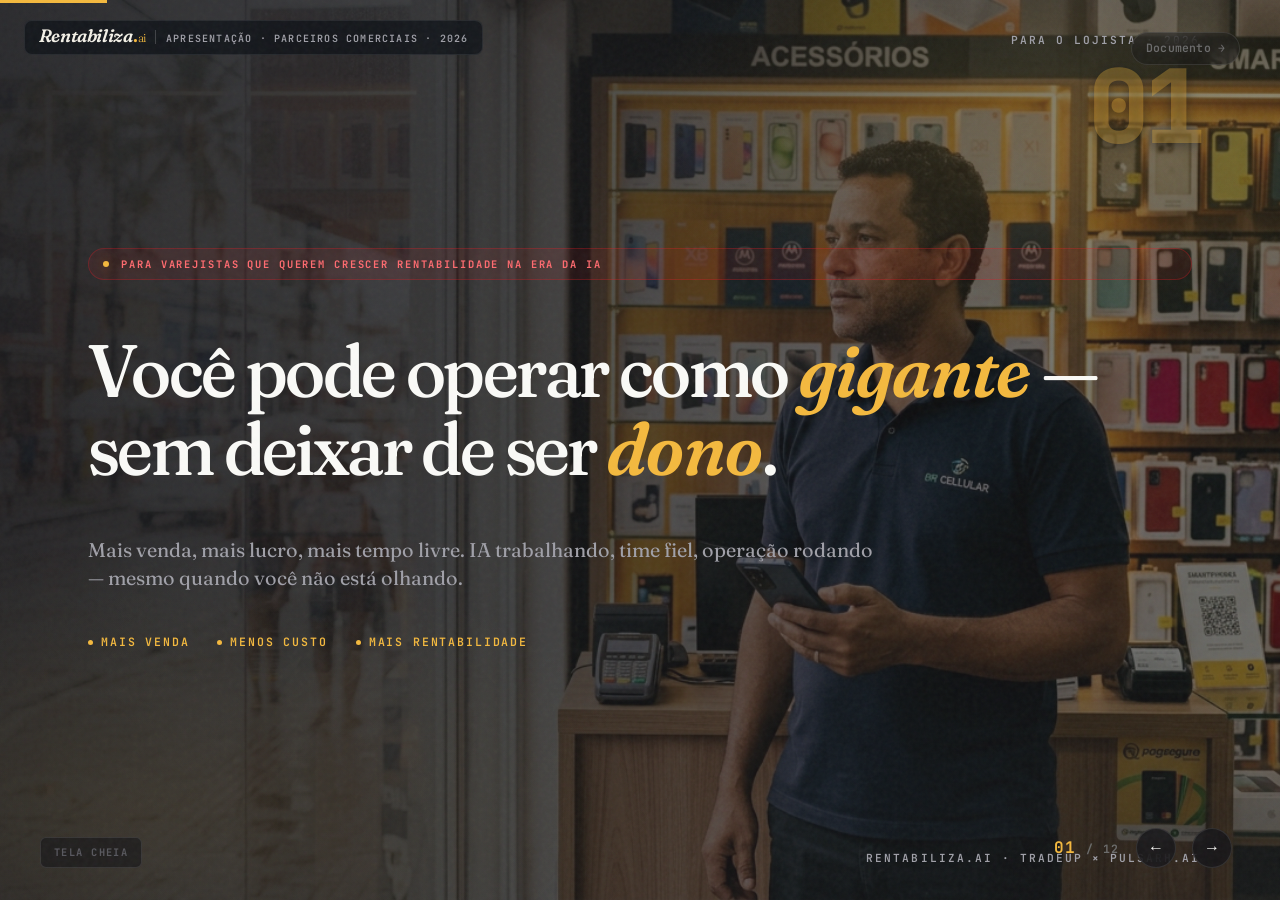
<file: slides-varejo.html>
<!DOCTYPE html>
<html lang="pt-BR">
<head>
  <meta charset="UTF-8">
  <meta name="viewport" content="width=device-width, initial-scale=1.0">
  <title>Rentabiliza.ai · Apresentação · Parceiros Comerciais</title>
  <meta name="description" content="Você pode operar como gigante — sem deixar de ser dono. Apresentação para o varejista que quer parar de operar no improviso e começar a faturar como rede nacional. 12 slides em 12-15 minutos.">

  <!-- Open Graph -->
  <meta property="og:type" content="article">
  <meta property="og:title" content="Rentabiliza.ai · Apresentação Executiva">
  <meta property="og:description" content="12 slides para conduzir decisão executiva em 30 minutos.">
  <meta property="og:image" content="https://rentabilizaai.gestaopulsarh.com.br/assets/images/og-image.png">
  <meta property="og:url" content="https://rentabilizaai.gestaopulsarh.com.br/slides.html">
  <meta property="og:image:width" content="1200">
  <meta property="og:image:height" content="630">
  <meta property="og:site_name" content="Rentabiliza.ai">
  <meta property="og:locale" content="pt_BR">

  <!-- Twitter Card -->
  <meta name="twitter:card" content="summary_large_image">
  <meta name="twitter:title" content="Rentabiliza.ai · Apresentação Executiva">
  <meta name="twitter:image" content="https://rentabilizaai.gestaopulsarh.com.br/assets/images/og-image.png">

  <meta name="theme-color" content="#0D1117">

  <link rel="icon" type="image/svg+xml" href="assets/brand/logo-mono-amber.svg">

  <!-- Rentabiliza.ai Design Tokens -->
  <link rel="stylesheet" href="assets/brand/rentabiliza-tokens.css">
  <style>
    /* ═══════════════════════════════ TOKENS ═══════════════════════════════ */
    :root {
      /* Paleta Rentabiliza.ai (aliases Claro → âmbar) */
      --claro-red: #F4B93E;              /* âmbar — protagonista */
      --claro-red-deep: #B8881D;
      --claro-red-light: #FFC856;
      --claro-red-glow: rgba(244, 185, 62, 0.35);
      --claro-red-pale: rgba(244, 185, 62, 0.08);
      --claro-yellow: #F4B93E;
      --claro-yellow-soft: #FFC856;
      --claro-yellow-pale: rgba(244, 185, 62, 0.12);

      /* Dark Rentabiliza — noite profunda */
      --ink: #0D1117;
      --charcoal: #1A2430;
      --surface: #242F3E;
      --surface-raised: #2D3B4F;

      /* Light */
      --cream: #F4F1E8;                  /* papel */
      --paper: #FAFAF7;
      --stone: #EAE6D6;

      /* Aliases gold → âmbar */
      --gold: var(--claro-yellow);
      --gold-soft: var(--claro-yellow);
      --gold-deep: var(--claro-red-deep);

      /* Text */
      --text-dark: #1A1A1A;
      --text-light: #FAFAF7;
      --muted: #A0A0A8;
      --muted-2: #6B6B6B;
      --muted-dark: #58585E;

      /* Borders */
      --border-dark: rgba(255, 255, 255, 0.1);
      --border-warm: rgba(244, 185, 62, 0.35);

      /* Acentos funcionais Rentabiliza */
      --r-mint: #3DDC97;
      --r-coral: #FF6B47;
    }

    /* Typography overrides — todas fontes agora são Rentabiliza */
    body { font-family: 'Inter', system-ui, sans-serif; }
    h1, h2, h3, h4, h5,
    .s-title, .slide-title {
      font-family: 'Fraunces', 'Times New Roman', serif !important;
      font-variation-settings: "SOFT" 50, "WONK" 0;
      font-weight: 500 !important;
      letter-spacing: -0.02em;
    }
    .s-title em, .slide-title em, h1 em, h2 em, h3 em,
    em, .s-card-tag, .s-method-title span {
      font-family: 'Fraunces', 'Times New Roman', serif !important;
      font-style: italic !important;
      font-weight: 600 !important;
      color: var(--claro-red) !important;
      letter-spacing: -0.01em !important;
    }
    .s-eyebrow, .s-num, .s-pack-num, .s-pack-price, .s-pack-dur,
    .s-card-num, .s-method-sub, .s-metric-label, .s-layer-num, .s-tl-dur,
    .brand-top-text, .home-link, .fs-btn, .slide-counter,
    .author-logo-wrap + div > div:first-child {
      font-family: 'JetBrains Mono', ui-monospace, monospace !important;
      letter-spacing: 0.08em;
    }
    .s-eyebrow, .s-method-sub, .s-metric-label {
      text-transform: uppercase;
      letter-spacing: 0.12em;
      font-weight: 600;
    }

    /* ═══════════════════════════════ RESET ═══════════════════════════════ */
    *, *::before, *::after { margin: 0; padding: 0; box-sizing: border-box; }
    html { scroll-behavior: smooth; }
    body {
      font-family: 'Inter', sans-serif;
      background: var(--ink);
      color: var(--text-light);
      line-height: 1.6;
      -webkit-font-smoothing: antialiased;
      overflow: hidden;
      height: 100vh;
      cursor: none;
    }
    a { color: inherit; text-decoration: none; }

    /* GRAIN */
    body::before {
      content: ''; position: fixed; inset: 0; pointer-events: none; z-index: 9999;
      opacity: 0.04;
      background-image: url("data:image/svg+xml,%3Csvg viewBox='0 0 200 200' xmlns='http://www.w3.org/2000/svg'%3E%3Cfilter id='n'%3E%3CfeTurbulence type='fractalNoise' baseFrequency='0.9' numOctaves='3'/%3E%3C/filter%3E%3Crect width='100%25' height='100%25' filter='url(%23n)'/%3E%3C/svg%3E");
    }

    h1, h2, h3, h4 { font-family: 'Outfit', sans-serif; letter-spacing: -0.02em; line-height: 1.15; font-weight: 800; }
    /* Destaques em títulos: Outfit 900 em amarelo Claro (em fundo dark) ou vermelho (em fundo light) */
    em {
      font-family: 'Outfit', sans-serif;
      font-style: normal;
      font-weight: 900;
      color: var(--claro-yellow);
      letter-spacing: -0.03em;
    }
    .bg-light em { color: var(--claro-red); }

    /* ═══════════════════════════════ SLIDE ENGINE ═══════════════════════════════ */
    .deck {
      position: relative;
      width: 100vw;
      height: 100vh;
    }
    .slide {
      position: absolute;
      inset: 0;
      display: flex;
      flex-direction: column;
      justify-content: center;
      padding: 4rem 5.5rem;
      opacity: 0;
      pointer-events: none;
      transition: opacity 0.5s ease;
      overflow: hidden;
    }
    /* Em modo apresentação fullscreen, garante que conteúdo respira sem cortar.
       Slides densos (06, 10, 11) recebem padding um pouco menor pra caber. */
    .slide[data-slide="6"], .slide[data-slide="10"], .slide[data-slide="11"] {
      padding: 3.25rem 5.5rem;
      justify-content: flex-start;
      padding-top: 3rem;
    }
    .slide[data-slide="9"] {
      justify-content: flex-start;
      padding-top: 3.5rem;
    }
    .slide[data-slide="2"] {
      justify-content: center;
    }
    .slide.active {
      opacity: 1;
      pointer-events: auto;
    }

    /* Backgrounds — dark suave (cinza-grafite), não preto pesado */
    .bg-dark {
      background: linear-gradient(140deg, #2A2A2E 0%, #1F1F22 60%, #2A2A2E 100%);
      color: var(--text-light);
    }
    .bg-charcoal {
      background: linear-gradient(140deg, #323236 0%, #26262A 100%);
      color: var(--text-light);
    }
    .bg-light { background: var(--cream); color: var(--text-dark); }

    /* ═══════════════════════════════ BACKGROUND IMAGE LAYER ═══════════════════════════════ */
    /* Imagem atmosférica — overlay assimétrico (denso à esquerda onde tá o texto, esvaziando à direita) */
    .s-bg-photo {
      position: absolute; inset: 0; z-index: 0;
      background-size: cover;
      background-position: center;
      opacity: 0.55;
      filter: saturate(0.85) contrast(1.05);
      pointer-events: none;
    }
    .s-bg-photo::after {
      content: ''; position: absolute; inset: 0;
      background:
        linear-gradient(95deg, rgba(20,20,22,0.88) 0%, rgba(20,20,22,0.7) 35%, rgba(20,20,22,0.35) 70%, rgba(20,20,22,0.2) 100%),
        radial-gradient(ellipse 50% 40% at 90% 100%, rgba(20,20,22,0.35), transparent 60%);
    }
    .bg-charcoal .s-bg-photo { opacity: 0.45; }

    /* Variação top — imagem ancorada no topo + overlay vertical denso embaixo
       (pra slides onde o conteúdo fica mais alto e a imagem não pode aparecer
       como foreground na metade inferior). Usado em slides como o 02 espelho. */
    .s-bg-photo-top {
      background-position: center top !important;
      opacity: 0.32 !important;
    }
    .s-bg-photo-top::after {
      background:
        linear-gradient(180deg, rgba(20,20,22,0.55) 0%, rgba(20,20,22,0.6) 35%, rgba(20,20,22,0.85) 75%, rgba(20,20,22,0.95) 100%),
        linear-gradient(95deg, rgba(20,20,22,0.5) 0%, rgba(20,20,22,0.35) 50%, rgba(20,20,22,0.15) 100%) !important;
    }

    .bg-light .s-bg-photo {
      opacity: 0.42;
      filter: saturate(0.78) contrast(1.02);
    }
    .bg-light .s-bg-photo::after {
      content: ''; position: absolute; inset: 0;
      background:
        linear-gradient(95deg, rgba(244,241,232,0.92) 0%, rgba(244,241,232,0.75) 35%, rgba(244,241,232,0.4) 70%, rgba(244,241,232,0.22) 100%),
        radial-gradient(ellipse 50% 40% at 90% 100%, rgba(244,241,232,0.3), transparent 60%);
    }

    /* ═══════════════════════════════ VAREJO COMPONENTES ═══════════════════════════════ */

    /* Slide 02 grid — 2 colunas: conteúdo à esquerda, imagem portrait à direita */
    .varejo-s2-grid {
      display: grid;
      grid-template-columns: 1fr 320px;
      gap: 2.5rem;
      align-items: stretch;
      margin-top: 1.5rem;
    }
    .varejo-s2-content {
      display: flex; flex-direction: column;
      gap: 1.25rem;
    }
    .varejo-rotina-stack {
      display: flex; flex-direction: column;
      gap: 0.65rem;
    }
    .varejo-s2-quote {
      padding: 1.1rem 1.5rem;
      background: rgba(13,17,23,0.55);
      border: 1px solid rgba(244,185,62,0.28);
      border-left: 4px solid var(--claro-yellow);
      border-radius: 0 12px 12px 0;
      backdrop-filter: blur(8px);
    }
    .varejo-s2-quote p {
      margin: 0;
      font-family: 'Fraunces', serif;
      font-style: italic;
      font-weight: 600;
      font-size: 1.55rem;
      line-height: 1.25;
      color: var(--text-light);
      letter-spacing: -0.01em;
    }
    .varejo-s2-close {
      margin: 0;
      font-family: 'Fraunces', serif;
      font-style: italic;
      font-weight: 500;
      font-size: 1.2rem;
      line-height: 1.4;
      color: var(--text-light);
    }
    .varejo-s2-image {
      border-radius: 14px;
      overflow: hidden;
      background: rgba(255,255,255,0.04);
      border: 1px solid rgba(255,255,255,0.08);
      align-self: stretch;
      min-height: 420px;
    }
    .varejo-s2-image img {
      width: 100%; height: 100%;
      object-fit: cover;
      display: block;
    }
    @media (max-width: 900px) {
      .varejo-s2-grid {
        grid-template-columns: 1fr;
      }
      .varejo-s2-image {
        min-height: 280px;
        order: -1;
      }
    }

    /* Rotina (slide 02 — lista de 6 itens, agora coluna única no s2-grid) */
    .varejo-rotina {
      position: relative;
      padding-left: 22px;
      font-family: 'Fraunces', serif;
      font-weight: 400;
      font-size: 1.05rem;
      line-height: 1.35;
      color: var(--text-light);
    }
    .varejo-rotina-arrow {
      position: absolute; left: 0; top: 0;
      color: var(--claro-yellow);
      font-weight: 600;
    }

    /* Transformação cards (slide 06 — 4 cards 2x2 com imagem maior) */
    .varejo-transform-card {
      display: grid;
      grid-template-columns: 110px 1fr;
      gap: 18px;
      padding: 1.15rem 1.25rem;
      background: rgba(255,255,255,0.04);
      border: 1px solid rgba(255,255,255,0.1);
      border-left: 3px solid var(--claro-yellow);
      border-radius: 0 12px 12px 0;
      align-items: center;
    }
    .varejo-transform-img {
      width: 110px; height: 110px;
      object-fit: cover;
      border-radius: 10px;
      flex-shrink: 0;
    }
    .varejo-transform-content {
      min-width: 0;
    }
    .varejo-transform-eyebrow {
      font-family: 'JetBrains Mono', monospace;
      font-size: 0.66rem;
      font-weight: 700;
      letter-spacing: 0.18em;
      text-transform: uppercase;
      color: var(--claro-yellow);
      margin-bottom: 0.45rem;
    }
    .varejo-transform-body {
      margin: 0;
      font-size: 0.88rem;
      line-height: 1.5;
      color: var(--text-light);
    }

    /* Escada cards (slide 08 — 4 cards horizontais compactos) */
    .varejo-escada-card {
      padding: 1.15rem 1rem;
      background: rgba(13,17,23,0.04);
      border: 1px solid rgba(13,17,23,0.08);
      border-radius: 12px;
      display: flex; flex-direction: column;
      gap: 0.5rem;
      transition: border-color 0.25s, transform 0.25s;
    }
    .varejo-escada-card:hover {
      border-color: rgba(244,185,62,0.32);
      transform: translateY(-2px);
    }
    .varejo-escada-featured {
      background: linear-gradient(165deg, rgba(244,185,62,0.08), rgba(244,185,62,0.02));
      border-color: rgba(244,185,62,0.32);
      box-shadow: 0 8px 20px rgba(244,185,62,0.08);
    }
    .varejo-escada-tag {
      font-family: 'JetBrains Mono', monospace;
      font-size: 0.6rem;
      font-weight: 700;
      letter-spacing: 0.2em;
      text-transform: uppercase;
      color: var(--claro-red);
    }
    .varejo-escada-name {
      font-family: 'Fraunces', serif;
      font-style: italic;
      font-weight: 600;
      font-size: 1.35rem;
      letter-spacing: -0.01em;
      color: var(--text-dark);
    }
    .varejo-escada-desc {
      font-size: 0.78rem;
      line-height: 1.45;
      color: var(--muted-2);
      margin-top: auto;
    }

    /* Autoridade cards (slide 09 — 2 cards com foto-portrait) */
    .varejo-autoridade-card {
      display: grid;
      grid-template-columns: 130px 1fr;
      gap: 1.25rem;
      padding: 1.5rem 1.4rem;
      background: rgba(255,255,255,0.04);
      border: 1px solid rgba(255,255,255,0.1);
      border-left: 4px solid var(--claro-yellow);
      border-radius: 0 12px 12px 0;
      align-items: start;
    }
    .varejo-autoridade-img {
      border-radius: 10px;
      overflow: hidden;
      aspect-ratio: 4/5;
      background: rgba(244,185,62,0.08);
    }
    .varejo-autoridade-img img {
      width: 100%; height: 100%;
      object-fit: cover;
    }
    .varejo-autoridade-tag {
      font-family: 'JetBrains Mono', monospace;
      font-size: 0.65rem;
      font-weight: 700;
      letter-spacing: 0.2em;
      text-transform: uppercase;
      color: var(--claro-yellow);
      margin-bottom: 0.55rem;
    }
    .varejo-autoridade-title {
      font-family: 'Fraunces', serif;
      font-style: italic;
      font-weight: 600;
      font-size: 1.3rem;
      letter-spacing: -0.01em;
      color: var(--text-light);
      margin: 0 0 0.7rem;
      line-height: 1.2;
    }
    .varejo-autoridade-desc {
      margin: 0;
      font-size: 0.86rem;
      line-height: 1.5;
      color: var(--text-light);
    }

    /* Plano cards (slide 10 — 4 cards 2x2 com Faz a conta) */
    .varejo-plano-card {
      position: relative;
      padding: 1.1rem 1.25rem;
      background: rgba(255,255,255,0.04);
      border: 1px solid rgba(255,255,255,0.1);
      border-radius: 12px;
      display: flex; flex-direction: column;
      gap: 0.45rem;
    }
    .varejo-plano-featured {
      background: rgba(244,185,62,0.06);
      border-color: rgba(244,185,62,0.32);
      box-shadow: 0 8px 20px rgba(244,185,62,0.1);
    }
    .varejo-plano-badge {
      position: absolute;
      top: -10px;
      right: 16px;
      padding: 4px 10px;
      background: var(--claro-yellow);
      color: var(--ink);
      font-family: 'JetBrains Mono', monospace;
      font-size: 0.6rem;
      font-weight: 700;
      letter-spacing: 0.18em;
      text-transform: uppercase;
      border-radius: 4px;
    }
    .varejo-plano-name {
      font-family: 'Fraunces', serif;
      font-style: italic;
      font-weight: 600;
      font-size: 1.35rem;
      letter-spacing: -0.01em;
      color: var(--text-light);
    }
    .varejo-plano-price {
      font-family: 'JetBrains Mono', monospace;
      font-size: 0.92rem;
      font-weight: 700;
      color: var(--claro-yellow);
    }
    .varejo-plano-sub {
      font-size: 0.74rem;
      color: var(--muted);
      font-style: italic;
    }
    .varejo-plano-desc {
      margin: 0.35rem 0 0;
      font-size: 0.82rem;
      line-height: 1.5;
      color: var(--muted);
    }
    .varejo-plano-conta {
      margin-top: 0.55rem;
      padding: 0.7rem 0.9rem;
      background: rgba(244,185,62,0.08);
      border-left: 2px solid var(--claro-yellow);
      border-radius: 0 6px 6px 0;
      font-size: 0.76rem;
      line-height: 1.45;
      color: var(--text-light);
    }
    .varejo-plano-featured .varejo-plano-conta {
      background: rgba(244,185,62,0.14);
    }
    .varejo-plano-conta-label {
      display: block;
      font-family: 'JetBrains Mono', monospace;
      font-size: 0.58rem;
      font-weight: 700;
      letter-spacing: 0.18em;
      text-transform: uppercase;
      color: var(--claro-yellow);
      margin-bottom: 4px;
    }

    /* ═══════════════════════════════ AUTHOR BLOCK — wordmark Rentabiliza ═══════════════════════════════ */
    .author-block {
      display: flex;
      align-items: center;
      gap: 1.25rem;
      padding: 1.5rem 1.75rem;
      background: rgba(255,255,255,0.03);
      border: 1px solid rgba(255,255,255,0.08);
      border-radius: 12px;
      position: relative; z-index: 1;
      transition: border-color 200ms ease-out, transform 200ms ease-out;
    }
    .author-block:hover {
      border-color: rgba(244,185,62,0.4);
      transform: translateY(-2px);
    }
    .author-wordmark {
      flex-shrink: 0;
      font-family: 'Fraunces', serif;
      font-variation-settings: "SOFT" 50, "WONK" 0;
      font-size: 42px; line-height: 1;
      display: inline-flex; align-items: baseline;
      letter-spacing: -0.02em;
    }
    .author-wordmark .r-name { font-style: italic; font-weight: 600; color: var(--text-light); }
    .author-wordmark .r-dot { color: var(--claro-red); font-weight: 600; }
    .author-wordmark .r-ai { color: var(--claro-red); font-weight: 300; font-size: 0.65em; margin-left: 0.02em; }

    /* ═══════════════════════════════ CRONOGRAMA BOX (Rentabiliza: sóbrio) ═══════════════════════════════ */
    .cronograma-box {
      padding: 1.5rem 1.75rem;
      background: rgba(244,185,62,0.08);
      border: 1px solid rgba(244,185,62,0.35);
      border-radius: 12px;
      text-align: center;
      position: relative; z-index: 1;
      transition: border-color 200ms ease-out, transform 200ms ease-out;
    }
    .cronograma-box:hover {
      border-color: rgba(244,185,62,0.6);
      transform: translateY(-2px);
    }

    .bg-dark em { color: var(--claro-yellow); }
    .bg-charcoal em { color: var(--claro-yellow); }
    .bg-light em { color: var(--claro-red); }

    /* Radial glows com acentos Claro (amarelo + vermelho, em vez de dourado) */
    .slide::after {
      content: ''; position: absolute; inset: 0; pointer-events: none;
    }
    .bg-dark::after {
      background:
        radial-gradient(ellipse 60% 40% at 85% 15%, rgba(244,185,62,0.15), transparent 60%),
        radial-gradient(ellipse 70% 50% at 10% 90%, rgba(244,185,62,0.08), transparent 60%);
    }
    .bg-charcoal::after {
      background:
        radial-gradient(ellipse 50% 40% at 90% 10%, rgba(244,185,62,0.12), transparent 55%),
        radial-gradient(ellipse 60% 40% at 5% 85%, rgba(244,185,62,0.06), transparent 55%);
    }

    /* ═══════════════════════════════ TYPOGRAPHY ═══════════════════════════════ */
    .s-eyebrow {
      display: inline-flex; align-items: center; gap: 0.75rem;
      padding: 0.4rem 0.9rem;
      background: rgba(237, 28, 36, 0.08);
      border: 1px solid rgba(237, 28, 36, 0.28);
      border-radius: 999px;
      font-family: 'Outfit', sans-serif;
      font-size: 0.65rem; font-weight: 700; letter-spacing: 0.18em;
      text-transform: uppercase; color: #FF6B70;
      margin-bottom: 1.75rem;
      position: relative; z-index: 1;
    }
    .bg-light .s-eyebrow { background: rgba(237,28,36,0.06); border-color: rgba(237,28,36,0.2); color: var(--claro-red-deep); }
    .s-dot { width: 6px; height: 6px; border-radius: 50%; background: var(--claro-red); box-shadow: 0 0 12px var(--claro-red-glow); animation: pulse 2s infinite; }
    @keyframes pulse { 0%, 100% { opacity: 1; } 50% { opacity: 0.4; } }

    .s-title {
      font-size: clamp(2.2rem, 4.5vw, 3.8rem);
      font-weight: 900;
      letter-spacing: -0.035em;
      line-height: 1.0;
      margin-bottom: 1.5rem;
      position: relative; z-index: 1;
    }
    .s-subtitle {
      font-size: clamp(1.15rem, 1.8vw, 1.5rem);
      font-weight: 500;
      line-height: 1.5;
      color: var(--muted);
      max-width: 750px;
      position: relative; z-index: 1;
    }
    .bg-light .s-subtitle { color: var(--muted-2); }
    .s-subtitle strong { color: var(--text-light); font-weight: 600; }
    .bg-light .s-subtitle strong { color: var(--text-dark); }

    .s-body {
      font-size: 1.05rem;
      line-height: 1.7;
      color: var(--muted);
      position: relative; z-index: 1;
    }
    .bg-light .s-body { color: var(--muted-2); }
    .s-body strong { color: var(--text-light); font-weight: 600; }
    .bg-light .s-body strong { color: var(--text-dark); }

    .s-num {
      position: absolute; top: 3.5rem; right: 5rem;
      font-family: 'Outfit', sans-serif;
      font-weight: 900;
      font-size: clamp(4rem, 8vw, 8rem); line-height: 1;
      color: rgba(244,185,62,0.12);
      pointer-events: none; user-select: none;
      letter-spacing: -0.05em;
      z-index: 3;
    }
    .bg-light .s-num { color: rgba(244,185,62,0.08); }
    /* Quando há bg-photo, número precisa de mais opacidade + text-shadow */
    .slide .s-bg-photo ~ .s-num {
      color: rgba(244,185,62,0.32);
      text-shadow: 0 2px 12px rgba(13,17,23,0.45);
    }
    .bg-light .s-bg-photo ~ .s-num {
      color: rgba(184,136,29,0.22);
      text-shadow: 0 2px 12px rgba(244,241,232,0.6);
    }

    /* ═══════════════════════════════ QUOTE ═══════════════════════════════ */
    .s-quote {
      margin: 1.5rem 0;
      padding: 1.75rem 2.25rem;
      border-left: 4px solid var(--claro-red);
      background: rgba(244,185,62,0.06);
      border-radius: 0 12px 12px 0;
      font-family: 'Inter', sans-serif;
      font-style: italic;
      font-size: clamp(1rem, 1.4vw, 1.2rem);
      line-height: 1.55;
      color: var(--text-light);
      font-weight: 400;
      position: relative; z-index: 1;
      max-width: 850px;
    }
    .bg-light .s-quote {
      color: var(--text-dark);
      background: var(--claro-red-pale);
    }

    /* ═══════════════════════════════ LISTS ═══════════════════════════════ */
    .s-list {
      list-style: none; margin: 1.25rem 0; padding: 0;
      position: relative; z-index: 1;
    }
    .s-list li {
      position: relative;
      padding-left: 1.75rem;
      margin-bottom: 0.6rem;
      font-size: 1rem;
      line-height: 1.6;
      color: var(--muted);
    }
    .bg-light .s-list li { color: var(--muted-2); }
    .s-list li::before {
      content: ''; position: absolute;
      left: 0; top: 0.65em;
      width: 0.55rem; height: 1px;
      background: var(--claro-red);
    }
    .s-list li strong { color: var(--text-light); font-weight: 600; }
    .bg-light .s-list li strong { color: var(--text-dark); }

    /* ═══════════════════════════════ GRIDS ═══════════════════════════════ */
    .s-grid-5 {
      display: grid; grid-template-columns: repeat(5, 1fr); gap: 0.85rem;
      margin: 1.5rem 0; position: relative; z-index: 1;
    }
    .s-grid-3 {
      display: grid; grid-template-columns: repeat(3, 1fr); gap: 1rem;
      margin: 1.5rem 0; position: relative; z-index: 1;
    }
    .s-grid-2 {
      display: grid; grid-template-columns: 1fr 1fr; gap: 1rem;
      margin: 1.5rem 0; position: relative; z-index: 1;
    }

    .s-card {
      padding: 1.5rem 1.25rem;
      background: linear-gradient(170deg, rgba(255,255,255,0.06) 0%, rgba(255,255,255,0.02) 100%);
      border: 1px solid rgba(255,255,255,0.1);
      border-radius: 14px;
      overflow: hidden;
      position: relative;
      backdrop-filter: blur(10px);
    }
    .s-card::before {
      content: ''; position: absolute; top: 0; left: 0; right: 0; height: 2px;
      background: linear-gradient(90deg, var(--claro-red), var(--claro-yellow));
    }
    .bg-light .s-card {
      background: #FFFFFF;
      border: 1px solid rgba(10,10,10,0.08);
    }
    .s-card-num {
      font-family: 'Outfit', sans-serif; font-weight: 900;
      font-size: 1.5rem; color: var(--claro-yellow); margin-bottom: 0.6rem;
      letter-spacing: -0.02em;
    }
    .bg-light .s-card-num { color: var(--claro-red); }
    .s-card-title {
      font-family: 'Outfit', sans-serif; font-weight: 800;
      font-size: 1rem; color: var(--text-light); margin-bottom: 0.35rem;
    }
    .bg-light .s-card-title { color: var(--text-dark); }
    .s-card-tag {
      font-family: 'Inter', sans-serif; font-style: italic;
      font-size: 0.85rem; color: var(--claro-yellow); font-weight: 500;
      margin-bottom: 0.5rem;
    }
    .bg-light .s-card-tag { color: var(--claro-red); }
    .s-card-desc {
      font-size: 0.82rem; line-height: 1.5; color: var(--muted);
    }

    /* ═══════════════════════════════ TABLE ═══════════════════════════════ */
    .s-table-wrap { position: relative; z-index: 1; margin: 1.5rem 0; overflow-x: auto; }
    .s-table {
      width: 100%; border-collapse: collapse;
      background: var(--ink); border-radius: 14px;
      overflow: hidden; border: 1px solid var(--border-dark);
      font-size: 0.88rem;
    }
    .s-table thead th {
      padding: 0.9rem 1rem;
      font-family: 'Outfit', sans-serif;
      font-size: 0.7rem; font-weight: 700; text-align: left;
      background: rgba(237,28,36,0.06);
      letter-spacing: 0.16em; text-transform: uppercase;
      color: var(--claro-red);
      border-bottom: 1px solid var(--border-warm);
    }
    .s-table tbody td {
      padding: 0.7rem 1rem;
      border-bottom: 1px solid rgba(255,255,255,0.04);
      color: var(--muted);
    }
    .s-table tbody td:first-child { color: var(--gold-soft); font-weight: 700; font-family: 'Outfit', sans-serif; }
    .s-table tbody td:nth-child(3) { color: var(--text-light); font-weight: 500; }

    /* Pack overview rows */
    .s-pack-row {
      display: grid;
      grid-template-columns: 2.5rem 1fr auto auto;
      gap: 1rem; align-items: center;
      padding: 0.9rem 1.25rem;
      background: rgba(255,255,255,0.02);
      border: 1px solid var(--border-dark);
      border-left: 3px solid var(--claro-red);
      border-radius: 10px;
      margin-bottom: 0.5rem;
      position: relative; z-index: 1;
    }
    .s-pack-num { font-family: 'Outfit', sans-serif; font-weight: 900; font-size: 1.3rem; color: var(--claro-yellow); letter-spacing: -0.02em; }
    .s-pack-name { font-family: 'Outfit', sans-serif; font-weight: 800; font-size: 0.95rem; }
    .s-pack-name small { display: block; font-weight: 500; font-size: 0.75rem; color: var(--muted); }
    .s-pack-price { font-family: 'Outfit', sans-serif; font-weight: 700; font-size: 0.85rem; color: var(--gold-soft); white-space: nowrap; }
    .s-pack-dur {
      font-family: 'Outfit', sans-serif; font-size: 0.65rem; font-weight: 700;
      letter-spacing: 0.12em; text-transform: uppercase; color: var(--claro-red);
      padding: 0.25rem 0.6rem; border: 1px solid rgba(237,28,36,0.3);
      border-radius: 999px; white-space: nowrap;
    }

    /* Method blocks */
    .s-method {
      padding: 1.5rem 1.5rem;
      background: #FFFFFF;
      border: 1px solid rgba(10,10,10,0.08);
      border-radius: 16px;
      overflow: hidden; position: relative;
    }
    .s-method::before {
      content: ''; position: absolute; top: 0; left: 0; right: 0; height: 3px;
      background: linear-gradient(90deg, var(--claro-red), var(--claro-yellow));
    }
    .s-method-icon { font-size: 1.4rem; margin-bottom: 0.75rem; }
    .s-method-sub {
      font-family: 'Outfit', sans-serif; font-size: 0.62rem; font-weight: 700;
      letter-spacing: 0.16em; text-transform: uppercase; color: var(--claro-red);
      margin-bottom: 0.35rem;
    }
    .s-method-title {
      font-family: 'Outfit', sans-serif; font-size: 1.2rem; font-weight: 800;
      color: var(--text-dark); margin-bottom: 0.6rem;
    }
    .s-method-title span { font-family: 'Outfit', sans-serif; font-style: normal; color: var(--claro-red); font-weight: 900; letter-spacing: -0.02em; }
    .s-method-body { color: var(--muted-2); font-size: 0.85rem; line-height: 1.55; }
    .s-method-body ul { list-style: none; margin: 0.5rem 0 0; padding: 0; }
    .s-method-body ul li { padding-left: 1.2rem; margin-bottom: 0.3rem; position: relative; font-size: 0.82rem; }
    .s-method-body ul li::before { content: ''; position: absolute; left: 0; top: 0.55em; width: 0.45rem; height: 1px; background: var(--claro-red); }

    /* Selos */
    .s-selos { display: flex; gap: 1.5rem; justify-content: center; margin: 2rem 0; position: relative; z-index: 1; }
    .s-selo {
      padding: 1.5rem 1.25rem; text-align: center;
      background: #FFFFFF; border: 1px solid rgba(10,10,10,0.08);
      border-radius: 14px; width: 140px;
    }
    .s-selo.top {
      background: linear-gradient(165deg, #FFFBF1 0%, #FFFFFF 100%);
      border: 1px solid rgba(244,185,62,0.5);
      box-shadow: 0 8px 28px rgba(244,185,62,0.18);
    }
    .s-selo-ring {
      width: 56px; height: 56px; margin: 0 auto 0.75rem;
      border-radius: 50%; display: grid; place-items: center;
      background: linear-gradient(145deg, var(--claro-red), var(--claro-red-deep));
      color: #fff; font-family: 'Outfit', sans-serif; font-weight: 900; font-size: 1.3rem;
      box-shadow: 0 6px 16px rgba(237,28,36,0.3);
    }
    .s-selo.top .s-selo-ring {
      background: linear-gradient(145deg, var(--claro-yellow), #E5B800);
      color: var(--text-dark); box-shadow: 0 6px 18px rgba(244,185,62,0.4);
    }
    .s-selo-name { font-family: 'Outfit', sans-serif; font-size: 0.82rem; font-weight: 800; color: var(--text-dark); line-height: 1.2; }

    /* Metric card */
    .s-metric {
      padding: 1.5rem;
      background: #FFFFFF; border: 1px solid rgba(10,10,10,0.08);
      border-radius: 14px; overflow: hidden; position: relative;
    }
    .s-metric::before {
      content: ''; position: absolute; top: 0; left: 0; right: 0; height: 3px;
      background: var(--claro-red);
    }
    .s-metric-label {
      font-family: 'Outfit', sans-serif; font-size: 0.62rem; font-weight: 700;
      letter-spacing: 0.16em; text-transform: uppercase; color: var(--claro-red);
      margin-bottom: 0.35rem;
    }
    .s-metric-who {
      font-family: 'Outfit', sans-serif; font-size: 1.1rem; font-weight: 800;
      color: var(--text-dark); margin-bottom: 0.75rem;
    }
    .s-metric ul { list-style: none; margin: 0; padding: 0; }
    .s-metric ul li {
      position: relative; padding-left: 1.2rem; margin-bottom: 0.4rem;
      font-size: 0.82rem; color: var(--muted-2); line-height: 1.45;
    }
    .s-metric ul li::before { content: ''; position: absolute; left: 0; top: 0.55em; width: 0.45rem; height: 1px; background: var(--claro-red); }

    /* Timeline compact */
    .s-timeline { position: relative; z-index: 1; margin: 1rem 0; padding-left: 3rem; }
    .s-timeline::before {
      content: ''; position: absolute; left: 14px; top: 0; bottom: 0; width: 2px;
      background: linear-gradient(180deg, var(--claro-red), rgba(237,28,36,0.15));
    }
    .s-tl-item { position: relative; padding-bottom: 1.25rem; }
    .s-tl-item:last-child { padding-bottom: 0; }
    .s-tl-dot {
      position: absolute; left: -2.25rem; top: 0;
      width: 18px; height: 18px; border-radius: 50%;
      background: var(--ink); border: 2px solid var(--claro-red);
      display: grid; place-items: center;
      font-family: 'Outfit', sans-serif; font-size: 0.55rem; font-weight: 800; color: var(--claro-red);
    }
    .s-tl-title { font-family: 'Outfit', sans-serif; font-size: 1rem; font-weight: 800; color: var(--text-light); margin-bottom: 0.15rem; }
    .s-tl-desc { font-size: 0.85rem; color: var(--muted); line-height: 1.45; }
    .s-tl-dur {
      display: inline-block; margin-top: 0.3rem;
      font-family: 'Outfit', sans-serif; font-size: 0.6rem; font-weight: 700;
      letter-spacing: 0.12em; text-transform: uppercase; color: var(--gold);
      padding: 0.2rem 0.5rem; background: rgba(197,165,114,0.08);
      border: 1px solid rgba(197,165,114,0.25); border-radius: 999px;
    }

    /* Layers */
    .s-layer {
      padding: 1.25rem 1.25rem;
      background: rgba(255,255,255,0.02);
      border: 1px solid var(--border-dark);
      border-radius: 14px; overflow: hidden; position: relative;
    }
    .s-layer::before {
      content: ''; position: absolute; left: 0; top: 0; bottom: 0; width: 3px;
      background: linear-gradient(180deg, var(--claro-red), var(--claro-yellow));
    }
    .s-layer-num { font-family: 'Outfit', sans-serif; font-weight: 900; color: var(--claro-yellow); font-size: 1.4rem; margin-bottom: 0.4rem; letter-spacing: -0.02em; }
    .s-layer-title { font-family: 'Outfit', sans-serif; font-size: 0.95rem; font-weight: 800; color: var(--text-light); margin-bottom: 0.3rem; }
    .s-layer-desc { font-size: 0.8rem; color: var(--muted); line-height: 1.45; }
    .s-layer-scale {
      display: inline-block; margin-top: 0.5rem;
      padding: 0.2rem 0.55rem;
      background: rgba(197,165,114,0.08); border: 1px solid rgba(197,165,114,0.25);
      border-radius: 999px;
      font-family: 'Outfit', sans-serif; font-size: 0.58rem; font-weight: 700;
      letter-spacing: 0.12em; text-transform: uppercase; color: var(--gold);
    }

    /* ═══════════════════════════════ CONTROLS ═══════════════════════════════ */
    .slide-controls {
      position: fixed; bottom: 2rem; right: 3rem;
      display: flex; align-items: center; gap: 1rem;
      z-index: 1000;
      cursor: auto;
    }
    .slide-counter {
      font-family: 'Outfit', sans-serif;
      font-size: 0.72rem; font-weight: 700; letter-spacing: 0.14em;
      color: var(--muted-2);
    }
    .slide-counter .current { color: var(--gold); font-size: 1rem; }
    .slide-btn {
      width: 40px; height: 40px;
      border-radius: 50%;
      border: 1px solid var(--border-dark);
      background: rgba(20,20,24,0.8);
      backdrop-filter: blur(12px);
      color: var(--text-light);
      font-size: 1rem;
      display: grid; place-items: center;
      cursor: pointer;
      transition: all 0.25s ease;
    }
    .slide-btn:hover { border-color: var(--claro-red); color: var(--claro-red); }

    .progress-bar {
      position: fixed; top: 0; left: 0; height: 3px; z-index: 1000;
      background: linear-gradient(90deg, var(--claro-red), var(--claro-yellow));
      transition: width 0.4s ease;
    }

    /* Brand-top — wordmark Rentabiliza fixo top-left */
    .brand-top {
      position: fixed; top: 1.25rem; left: 1.5rem; z-index: 1000;
      display: flex; align-items: baseline; gap: 0.6rem;
      padding: 0.4rem 0.85rem;
      background: rgba(13,17,23,0.72);
      backdrop-filter: blur(12px);
      -webkit-backdrop-filter: blur(12px);
      border: 1px solid rgba(255,255,255,0.08);
      border-radius: var(--radius-md, 8px);
    }
    .brand-top-wordmark {
      font-family: 'Fraunces', 'Times New Roman', serif;
      font-variation-settings: "SOFT" 50, "WONK" 0;
      font-size: 18px; line-height: 1;
      display: inline-flex; align-items: baseline;
      letter-spacing: -0.02em;
    }
    .brand-top-wordmark .r-name { font-style: italic; font-weight: 600; color: #F4F1E8; }
    .brand-top-wordmark .r-dot { color: var(--claro-red); font-weight: 600; }
    .brand-top-wordmark .r-ai { color: var(--claro-red); font-weight: 300; font-size: 0.65em; margin-left: 0.02em; }
    .brand-top-divider {
      width: 1px; height: 14px;
      background: rgba(255,255,255,0.18);
      align-self: center;
    }
    .brand-top-text {
      font-family: 'JetBrains Mono', monospace !important;
      font-weight: 600; font-size: 10px;
      letter-spacing: 0.12em;
      text-transform: uppercase;
      color: var(--muted);
    }
    .brand-top-text em { color: var(--claro-red); font-family: inherit; font-style: normal; font-weight: 600; }

    /* Home link agora no top-right (junto do doc-link) */
    .home-link {
      position: fixed; top: 2rem; right: 2.5rem; z-index: 1000;
      font-family: 'Outfit', sans-serif; font-size: 0.72rem; font-weight: 600;
      letter-spacing: 0.02em;
      color: var(--muted-2); cursor: pointer;
      transition: color 0.25s ease;
      padding: 0.4rem 0.85rem;
      border: 1px solid var(--border-dark);
      border-radius: 999px;
      background: rgba(20,20,24,0.4);
      backdrop-filter: blur(8px);
    }
    .home-link:hover { color: var(--claro-red); border-color: rgba(244,185,62,0.4); }
    .bg-light .home-link { color: var(--muted-2); background: rgba(250,250,247,0.7); border-color: rgba(0,0,0,0.1); }

    /* Fullscreen btn */
    .fs-btn {
      position: fixed; bottom: 2rem; left: 2.5rem; z-index: 1000;
      font-family: 'Outfit', sans-serif; font-size: 0.65rem; font-weight: 700;
      letter-spacing: 0.14em; text-transform: uppercase;
      color: var(--muted-dark); cursor: pointer;
      padding: 0.4rem 0.8rem;
      border: 1px solid var(--border-dark); border-radius: 6px;
      background: rgba(20,20,24,0.6); backdrop-filter: blur(8px);
      transition: all 0.25s ease;
    }
    .fs-btn:hover { color: var(--gold); border-color: var(--border-warm); }

    /* Big idea special */
    .s-big-idea {
      padding: 2.5rem 3rem;
      background: linear-gradient(135deg, rgba(244,185,62,0.12) 0%, rgba(244,185,62,0.06) 100%);
      border: 1px solid rgba(244,185,62,0.3);
      border-radius: 18px;
      position: relative; overflow: hidden; z-index: 1;
      margin: 1.5rem 0;
      backdrop-filter: blur(10px);
    }
    .s-big-idea::before {
      content: ''; position: absolute; top: 0; left: 0; right: 0; height: 3px;
      background: linear-gradient(90deg, var(--claro-red), var(--claro-yellow));
    }
    .s-big-idea p {
      font-family: 'Outfit', sans-serif; font-style: normal;
      font-size: clamp(1.15rem, 1.7vw, 1.55rem); line-height: 1.4;
      color: var(--text-light); margin: 0;
      font-weight: 700;
      letter-spacing: -0.015em;
    }
    .s-big-idea p em { color: var(--claro-yellow); }

    /* Two column layout */
    .s-cols { display: grid; grid-template-columns: 1fr 1fr; gap: 3rem; position: relative; z-index: 1; }
    .s-col {}

    /* ═══════════════════════════════ IMAGE PLACEHOLDERS ═══════════════════════════════ */
    .s-img {
      position: relative;
      overflow: hidden;
      border-radius: 16px;
      border: 1px solid var(--border-warm);
    }
    .s-img .ph-grad {
      position: absolute; inset: 0;
      background:
        radial-gradient(ellipse 60% 40% at 80% 20%, rgba(237,28,36,0.22), transparent 60%),
        radial-gradient(ellipse 70% 50% at 20% 90%, rgba(197,165,114,0.14), transparent 60%),
        linear-gradient(135deg, #14101C 0%, #0B0B0E 100%);
    }
    .bg-light .s-img { border-color: rgba(237,28,36,0.18); }
    .bg-light .s-img .ph-grad {
      background:
        radial-gradient(ellipse 60% 40% at 80% 20%, rgba(237,28,36,0.14), transparent 60%),
        radial-gradient(ellipse 70% 50% at 20% 90%, rgba(197,165,114,0.22), transparent 60%),
        linear-gradient(135deg, #FAFAF7 0%, #E8DFCD 100%);
    }
    .s-img .ph-grain {
      position: absolute; inset: 0; opacity: 0.15;
      background-image: url("data:image/svg+xml,%3Csvg viewBox='0 0 200 200' xmlns='http://www.w3.org/2000/svg'%3E%3Cfilter id='n'%3E%3CfeTurbulence baseFrequency='0.9'/%3E%3C/filter%3E%3Crect width='100%25' height='100%25' filter='url(%23n)'/%3E%3C/svg%3E");
    }
    .s-img .ph-label {
      position: absolute; bottom: 0.75rem; left: 0.75rem;
      font-family: 'Outfit', sans-serif; font-size: 0.6rem; font-weight: 700;
      letter-spacing: 0.14em; text-transform: uppercase;
      color: rgba(197,165,114,0.55); padding: 0.25rem 0.55rem;
      background: rgba(0,0,0,0.4); border: 1px solid rgba(197,165,114,0.25);
      border-radius: 4px;
    }
    .bg-light .s-img .ph-label {
      color: rgba(183,19,24,0.75);
      background: rgba(250,250,247,0.7);
      border-color: rgba(237,28,36,0.3);
    }

    /* Slide com imagem lateral — capa hero */
    .s-hero-split {
      display: grid;
      grid-template-columns: 1.15fr 1fr;
      gap: 4rem;
      align-items: center;
      position: relative; z-index: 1;
      height: 100%;
    }
    .s-hero-split .s-hero-text {
      display: flex; flex-direction: column; justify-content: center;
    }
    .s-hero-split .s-img {
      aspect-ratio: 4/5;
      width: 100%;
      max-height: 70vh;
    }

    /* Mini-banner image top do slide */
    .s-img-banner {
      width: 100%;
      aspect-ratio: 21/6;
      margin-bottom: 1.5rem;
    }

    /* Portrait image for CTA */
    .s-img-portrait {
      aspect-ratio: 4/5;
      width: 100%;
      max-height: 55vh;
    }

    /* ═══════════════════════════════ MOBILE RESPONSIVE ═══════════════════════════════ */
    @media (max-width: 900px) {
      body { overflow-y: auto; height: auto; }
      .deck {
        width: 100%; height: auto;
        padding: 5rem 0 8rem;
      }
      /* No mobile: slides stackam verticalmente em vez de serem absolutos */
      .slide {
        position: relative;
        inset: auto;
        opacity: 1;
        pointer-events: auto;
        padding: 3rem 1.5rem 3.5rem;
        min-height: 80vh;
        margin-bottom: 1rem;
        border-top: 1px solid rgba(255,255,255,0.05);
      }
      .slide:first-of-type { border-top: none; }

      /* Brand top — menor, fixo */
      .brand-top {
        top: 1rem; left: 1rem;
        padding: 0.45rem 0.85rem 0.45rem 0.7rem;
        gap: 0.6rem;
      }
      .brand-top-logo { height: 20px; }
      .brand-top-text { font-size: 0.72rem; }

      /* Home/Doc link — empilha no top-right */
      .home-link {
        top: 1rem; right: 1rem;
        font-size: 0.65rem;
        padding: 0.35rem 0.7rem;
      }

      /* Fullscreen btn — ocultar no mobile */
      .fs-btn { display: none; }

      /* Controles bottom — centralizados e mais compactos */
      .slide-controls {
        bottom: 1rem; right: 50%;
        transform: translateX(50%);
        gap: 0.6rem;
        background: rgba(20,20,24,0.85);
        backdrop-filter: blur(12px);
        padding: 0.5rem 0.85rem;
        border-radius: 999px;
        border: 1px solid rgba(255,255,255,0.1);
      }
      .slide-counter { font-size: 0.65rem; }
      .slide-counter .current { font-size: 0.85rem; }
      .slide-btn { width: 34px; height: 34px; font-size: 0.9rem; }

      /* Progress bar mais visível */
      .progress-bar { display: none; }

      /* Typography escalona */
      .s-title { font-size: clamp(1.6rem, 6vw, 2.4rem) !important; line-height: 1.1; }
      .s-subtitle { font-size: clamp(0.95rem, 3.5vw, 1.1rem) !important; }
      .s-num {
        top: 1rem; right: 1rem;
        font-size: clamp(2.5rem, 10vw, 4rem);
      }
      .s-eyebrow { font-size: 0.6rem; margin-bottom: 1.25rem; padding: 0.3rem 0.75rem; }

      /* GRIDS → 1-2 colunas no mobile */
      .s-grid-5 { grid-template-columns: 1fr 1fr; gap: 0.6rem; }
      .s-grid-3 { grid-template-columns: 1fr; gap: 0.75rem; }
      .s-grid-2 { grid-template-columns: 1fr; }
      .s-cols { grid-template-columns: 1fr; gap: 1.25rem; }
      .s-hero-split { grid-template-columns: 1fr; gap: 1.25rem; }
      .s-hero-split .s-img { max-height: 200px; aspect-ratio: 16/10; }
      .s-img-banner { aspect-ratio: 16/9; margin-bottom: 1rem; }

      /* Cards e blocos */
      .s-card { padding: 1.25rem 1rem; }
      .s-card-title { font-size: 0.95rem; }
      .s-card-tag { font-size: 0.78rem; }
      .s-card-desc { font-size: 0.78rem; }
      .s-method { padding: 1.25rem 1.1rem; }
      .s-method-title { font-size: 1.1rem; }
      .s-pack-row {
        grid-template-columns: auto 1fr;
        gap: 0.7rem;
        padding: 0.8rem 1rem;
      }
      .s-pack-price, .s-pack-dur {
        grid-column: span 2;
        justify-self: start;
      }

      /* Big idea no slide 5 */
      .s-big-idea { padding: 1.5rem 1.5rem; }
      .s-big-idea p { font-size: clamp(1rem, 4vw, 1.25rem) !important; }

      /* Author block no slide 12 */
      .author-block {
        flex-direction: column;
        text-align: center;
        padding: 1.25rem 1rem;
        gap: 1rem;
      }
      .author-logo-wrap { width: 80px; height: 80px; padding: 0.75rem; }
      .cronograma-box { padding: 1.25rem 1rem; }

      /* Tabelas — horizontal scroll */
      .s-table-wrap { overflow-x: auto; -webkit-overflow-scrolling: touch; }
      .s-table { font-size: 0.78rem; min-width: 480px; }
      .s-table th, .s-table td { padding: 0.65rem 0.75rem; }

      /* Timeline compacto */
      .s-timeline { padding-left: 2.25rem; }
      .s-tl-title { font-size: 0.9rem; }
      .s-tl-desc { font-size: 0.78rem; }
      .s-tl-item { padding-bottom: 1rem; }
      .s-tl-dot { left: -1.9rem; width: 16px; height: 16px; font-size: 0.5rem; }

      /* Layers */
      .s-layer { padding: 1rem 1rem; }
      .s-layer-title { font-size: 0.88rem; }
      .s-layer-desc { font-size: 0.75rem; }

      /* Metrics */
      .s-metric { padding: 1.25rem 1rem; }
      .s-metric-who { font-size: 1rem; }

      /* Background photos mais escuros no mobile pra texto legível */
      .s-bg-photo { opacity: 0.1 !important; }
      .s-bg-photo::after {
        background: rgba(20,20,22,0.88) !important;
      }
    }

    /* Mobile pequeno */
    @media (max-width: 480px) {
      .slide { padding: 2.5rem 1.25rem 3rem; min-height: auto; }
      .s-grid-5 { grid-template-columns: 1fr; }
      .s-title { font-size: clamp(1.4rem, 7vw, 2rem) !important; }
      .brand-top-text { display: none; }
      .brand-top-divider { display: none; }
    }
  </style>
</head>
<body>

  <div class="progress-bar" id="progressBar"></div>

  <!-- WORDMARK RENTABILIZA TOP-LEFT -->
  <div class="brand-top">
    <a href="index.html" style="display:inline-flex; align-items:baseline; gap:0.6rem;" aria-label="Rentabiliza.ai">
      <span class="brand-top-wordmark"><span class="r-name">Rentabiliza</span><span class="r-dot">.</span><span class="r-ai">ai</span></span>
      <span class="brand-top-divider"></span>
      <span class="brand-top-text">Apresentação · Parceiros Comerciais · 2026</span>
    </a>
  </div>

  <a href="doc.html" class="home-link">Documento →</a>
  <div class="fs-btn" id="fsBtn">Tela cheia</div>

  <div class="deck" id="deck">

    <!-- ════════════ SLIDE 01 — CAPA ════════════ -->
    <div class="slide bg-dark active" data-slide="1">
      <div class="s-bg-photo" style="background-image: url('assets/images/varejo-capa-hero.jpg'), url('assets/images/hero-main.jpg');"></div>
      <div class="s-num">01</div>
      <div style="position: absolute; top: 32px; right: 80px; font-family: 'JetBrains Mono', monospace; font-size: 0.7rem; font-weight: 600; letter-spacing: 0.18em; text-transform: uppercase; color: var(--muted); z-index: 2;">Para o Lojista · 2026</div>
      <div class="s-eyebrow"><span class="s-dot"></span><span>Para varejistas que querem crescer rentabilidade na era da IA</span></div>
      <h1 class="s-title" style="font-size: clamp(2.6rem, 5.8vw, 5.4rem); line-height: 1.05; margin-top: 1.5rem; max-width: 1080px;">Você pode operar como <em>gigante</em> — sem deixar de ser <em>dono</em>.</h1>
      <p class="s-subtitle" style="margin-top: 1.5rem; margin-bottom: 2.5rem; max-width: 800px; font-family: 'Fraunces', serif; font-weight: 400; font-size: clamp(1.05rem, 1.55vw, 1.4rem); line-height: 1.45;">
        Mais venda, mais lucro, mais tempo livre. IA trabalhando, time fiel, operação rodando — mesmo quando você não está olhando.
      </p>
      <div style="display: inline-flex; gap: 1.75rem; flex-wrap: wrap; font-family: 'JetBrains Mono', monospace; font-size: 0.72rem; font-weight: 600; letter-spacing: 0.16em; text-transform: uppercase; color: var(--claro-yellow); position: relative; z-index: 1;">
        <span style="display: inline-flex; align-items: center; gap: 8px;"><span style="width: 5px; height: 5px; background: var(--claro-yellow); border-radius: 50%;"></span>Mais venda</span>
        <span style="display: inline-flex; align-items: center; gap: 8px;"><span style="width: 5px; height: 5px; background: var(--claro-yellow); border-radius: 50%;"></span>Menos custo</span>
        <span style="display: inline-flex; align-items: center; gap: 8px;"><span style="width: 5px; height: 5px; background: var(--claro-yellow); border-radius: 50%;"></span>Mais rentabilidade</span>
      </div>
      <div style="position: absolute; bottom: 32px; right: 80px; font-family: 'JetBrains Mono', monospace; font-size: 0.7rem; font-weight: 600; letter-spacing: 0.18em; text-transform: uppercase; color: var(--muted); z-index: 2;">Rentabiliza.ai · TradeUp × PulsarH.ai</div>
    </div>

    <!-- ════════════ SLIDE 02 — O ESPELHO ════════════ -->
    <div class="slide bg-charcoal" data-slide="2">
      <div class="s-num">02</div>
      <div class="s-eyebrow"><span class="s-dot"></span><span>02 · Deixa eu te perguntar uma coisa</span></div>
      <h2 class="s-title">A sua semana é <em>exatamente</em> essa, ou tô errado?</h2>
      <div class="varejo-s2-grid">
        <div class="varejo-s2-content">
          <div class="varejo-rotina-stack">
            <div class="varejo-rotina"><span class="varejo-rotina-arrow">→</span>Você chega antes do time.</div>
            <div class="varejo-rotina"><span class="varejo-rotina-arrow">→</span>Resolve a primeira urgência antes do café.</div>
            <div class="varejo-rotina"><span class="varejo-rotina-arrow">→</span>Vende, atende, cobra, briga com fornecedor.</div>
            <div class="varejo-rotina"><span class="varejo-rotina-arrow">→</span>Treina vendedor novo, ajeita vitrine.</div>
            <div class="varejo-rotina"><span class="varejo-rotina-arrow">→</span>Fecha caixa, paga conta, volta exausto.</div>
            <div class="varejo-rotina"><span class="varejo-rotina-arrow">→</span>Dorme pensando no que precisa fazer amanhã.</div>
          </div>
          <div class="varejo-s2-quote">
            <p>A loja fatura. Você não cresce.</p>
          </div>
          <p class="varejo-s2-dado" style="margin: 0; padding: 10px 14px; background: rgba(244,185,62,0.08); border-left: 3px solid var(--claro-yellow); border-radius: 0 6px 6px 0; font-size: 0.92rem; line-height: 1.5; color: var(--text-light);"><strong style="color: var(--claro-yellow);">80% das pequenas empresas brasileiras não passam de sobreviventes</strong> — e o dono é o teto. <span style="opacity: 0.7; font-size: 0.82rem;">Fonte: SEBRAE</span></p>
          <p class="varejo-s2-close">Não é falta de cliente. Não é falta de produto. <span style="color: var(--claro-yellow); font-weight: 600;">É falta de método instalado.</span></p>
        </div>
        <div class="varejo-s2-image">
          <img src="assets/images/varejo-espelho.jpg" onerror="this.onerror=null;this.src='assets/images/avatar-parceiro.jpg';" alt="Lojista exausto fechando caixa">
        </div>
      </div>
    </div>

    <!-- ════════════ SLIDE 03 — O DINHEIRO NA MESA ════════════ -->
    <div class="slide bg-light" data-slide="3">
      <div class="s-num">03</div>
      <div class="s-eyebrow"><span class="s-dot"></span><span>03 · As marcas parceiras querem te pagar</span></div>
      <h2 class="s-title">As marcas parceiras estão <em>loucas</em> pra investir em você. E você não tá vendo.</h2>
      <p class="s-subtitle" style="margin-bottom: 1.25rem;">Cada produto que você vende sem fechar um serviço — plano, seguro, garantia — é comissão de marcas parceiras deixada na mesa. Comissão fixa ou recorrente que você deixa de ganhar todo mês, por anos.</p>
      <div style="display: grid; grid-template-columns: 1fr 1fr; gap: 1.5rem; margin-top: 0.5rem; align-items: stretch;">
        <div style="padding: 1.5rem 1.75rem; background: rgba(13,17,23,0.05); border: 1px solid rgba(13,17,23,0.1); border-radius: 12px; display: flex; flex-direction: column;">
          <div style="font-family: 'JetBrains Mono', monospace; font-size: 0.66rem; font-weight: 700; letter-spacing: 0.2em; text-transform: uppercase; color: var(--claro-red); margin-bottom: 0.85rem;">Faz a conta</div>
          <div style="font-family: 'JetBrains Mono', monospace; font-size: 0.98rem; line-height: 1.7; color: var(--text-dark);">
            <strong style="color: var(--claro-red);">20</strong> vendas/dia &nbsp;·&nbsp;
            <strong style="color: var(--claro-red);">26</strong> dias/mês &nbsp;·&nbsp;
            <strong style="color: var(--claro-red);">12</strong> meses
            <span style="display: block; height: 1px; background: rgba(13,17,23,0.15); margin: 0.65rem 0;"></span>
            <strong style="color: var(--claro-red); font-size: 1.5rem;">= 6.240 oportunidades/ano</strong>
          </div>
          <p style="margin: 1rem 0 0; font-family: 'Inter', sans-serif; font-size: 0.92rem; line-height: 1.5; color: var(--muted-2);">
            Em <strong style="color: var(--text-dark);">cada uma</strong>, dava pra triplicar o ticket.
            Em <strong style="color: var(--claro-red);">nenhuma</strong>, triplicou.
          </p>
        </div>
        <div style="padding: 1.5rem 1.75rem; background: linear-gradient(135deg, rgba(244,185,62,0.08), rgba(244,185,62,0.02)); border: 1px solid rgba(244,185,62,0.25); border-radius: 12px; display: flex; flex-direction: column; justify-content: center;">
          <div style="font-family: 'JetBrains Mono', monospace; font-size: 0.66rem; font-weight: 700; letter-spacing: 0.2em; text-transform: uppercase; color: var(--claro-red); margin-bottom: 0.85rem;">Por que elas pagam</div>
          <p style="margin: 0 0 0.85rem; font-size: 0.95rem; line-height: 1.55; color: var(--muted-2);">As marcas parceiras já entenderam que o lojista que vende serviço vale <strong style="color: var(--text-dark); font-family: 'JetBrains Mono', monospace;">4× mais</strong>. Por isso pagam comissão recorrente, oferecem bônus, abrem parceria.</p>
          <p style="margin: 0; font-size: 0.85rem; line-height: 1.5; color: var(--muted-2); font-style: italic;">Cada celular, geladeira, fogão, TV e etc. vendido sem fechar serviços agregados é dinheiro que você deixa na mesa.</p>
        </div>
      </div>
      <p style="margin-top: 1.5rem; font-family: 'Fraunces', serif; font-style: italic; font-weight: 600; font-size: 1.45rem; line-height: 1.3; color: var(--claro-red); letter-spacing: -0.01em;">O dinheiro tá aí. As marcas parceiras querem te pagar. Falta você abrir os olhos.</p>
    </div>

    <!-- ════════════ SLIDE 04 — A SAÍDA ════════════ -->
    <div class="slide bg-dark" data-slide="4">
      <div class="s-bg-photo" style="background-image: url('assets/images/varejo-mao-na-massa.jpg'), url('assets/images/time-loja.jpg');"></div>
      <div class="s-num">04</div>
      <div class="s-eyebrow"><span class="s-dot"></span><span>04 · A gente coloca a mão na massa</span></div>
      <h2 class="s-title">Nós não somos coach. <em>A gente entra junto</em>.</h2>
      <p class="s-subtitle" style="margin-bottom: 1.25rem; max-width: 880px;">Você já comprou curso. Já assistiu palestra. Já contratou consultor de terno que entregou apresentação bonita e sumiu. <strong style="color: var(--claro-yellow);">Mudou alguma coisa?</strong></p>
      <div style="margin-top: 1.25rem; padding: 1.75rem 2rem; background: linear-gradient(135deg, var(--claro-yellow), #E0A52A); border-radius: 14px; color: var(--ink);">
        <p style="margin: 0; font-family: 'Fraunces', serif; font-style: italic; font-weight: 700; font-size: clamp(1.3rem, 2.2vw, 1.85rem); line-height: 1.25; letter-spacing: -0.02em;">
          Conteúdo você assiste sozinho.<br>
          A gente <strong>coloca a mão na massa</strong> com você.
        </p>
      </div>
      <p style="margin-top: 1.25rem; font-size: 0.98rem; line-height: 1.55; color: var(--muted); max-width: 920px;">A equipe Rentabiliza entra dentro da sua operação real: treina o time, configura a IA, monta o site, instala o ritual de gestão e acompanha o resultado.</p>
      <p style="margin-top: 1rem; font-family: 'Fraunces', serif; font-style: italic; font-weight: 600; font-size: 1.4rem; line-height: 1.3; color: var(--claro-yellow); letter-spacing: -0.01em;">Não é discurso. É implementação.</p>
    </div>

    <!-- ════════════ SLIDE 05 — O RENTABILIZA.AI ════════════ -->
    <div class="slide bg-light" data-slide="5">
      <div class="s-num">05</div>
      <div class="s-eyebrow"><span class="s-dot"></span><span>05 · Quem somos de verdade</span></div>
      <h2 class="s-title">Solução que <em>instala</em> dentro da sua loja o que rede grande tem.</h2>
      <p class="s-subtitle" style="margin-bottom: 1.25rem;">O Rentabiliza.ai é uma plataforma de implementação executiva pra varejistas que querem parar de operar no improviso e começar a operar como rede nacional.</p>
      <div style="margin: 1rem 0 1.25rem; padding: 1.25rem 1.5rem; background: rgba(13,17,23,0.04); border: 1px solid rgba(13,17,23,0.08); border-radius: 12px; text-align: center;">
        <p style="margin: 0; font-family: 'Fraunces', serif; font-style: italic; font-weight: 600; font-size: clamp(1.15rem, 2vw, 1.7rem); line-height: 1.25; color: var(--text-dark); letter-spacing: -0.01em;">
          <span style="color: var(--claro-red);">Gente</span> + <span style="color: var(--claro-red);">Processo</span> + <span style="color: var(--claro-red);">IA</span> = Loja que opera como <span style="color: var(--claro-red);">gigante</span>
        </p>
      </div>
      <div class="s-grid-3" style="margin-top: 0.5rem;">
        <div class="s-method">
          <div class="s-method-icon">🧠</div>
          <div class="s-method-sub">Camada 1 · Gente</div>
          <div class="s-method-title">Time que <span>vende</span></div>
          <div class="s-method-body" style="font-size: 0.9rem; line-height: 1.55;">
            Vendedor consultivo. Líder com método. Cultura que retém talento bom e descarta o ruim.
          </div>
        </div>
        <div class="s-method">
          <div class="s-method-icon">🔁</div>
          <div class="s-method-sub">Camada 2 · Processo</div>
          <div class="s-method-title">Ritual <span>semanal</span></div>
          <div class="s-method-body" style="font-size: 0.9rem; line-height: 1.55;">
            Indicador no celular. Operação que roda no piloto automático — mesmo quando você sai.
          </div>
        </div>
        <div class="s-method">
          <div class="s-method-icon">⚡</div>
          <div class="s-method-sub">Camada 3 · IA Aplicada</div>
          <div class="s-method-title">IA <span>configurada</span></div>
          <div class="s-method-body" style="font-size: 0.9rem; line-height: 1.55;">
            Atendimento automático. Recuperação de cliente. Dashboard pronto. Tudo em português.
          </div>
        </div>
      </div>
      <p style="margin-top: 1.25rem; font-family: 'Fraunces', serif; font-style: italic; font-weight: 500; font-size: 1.25rem; line-height: 1.35; color: var(--text-dark);">As três camadas, instaladas <span style="color: var(--claro-red); font-weight: 600;">juntas</span>, dentro da sua operação real.</p>
    </div>

    <!-- ════════════ SLIDE 06 — TRANSFORMAÇÃO ════════════ -->
    <div class="slide bg-charcoal" data-slide="6">
      <div class="s-num">06</div>
      <div class="s-eyebrow"><span class="s-dot"></span><span>06 · A transformação</span></div>
      <h2 class="s-title">A gente entra na sua loja e <em>muda</em> quatro coisas, ao mesmo tempo.</h2>
      <div style="display: grid; grid-template-columns: repeat(2, 1fr); gap: 0.85rem; margin-top: 1rem;">
        <div class="varejo-transform-card">
          <img src="assets/images/varejo-time-vende.jpg" onerror="this.onerror=null;this.src='assets/images/avatar-parceiro.jpg';" alt="Vendedor consultivo no PDV" class="varejo-transform-img">
          <div class="varejo-transform-content">
            <div class="varejo-transform-eyebrow">01 · Time que vende mais</div>
            <p class="varejo-transform-body">Cliente entrava com R$ 80, sai com R$ 160. <strong style="color: var(--claro-yellow);">Ticket dobra. Margem dobra.</strong></p>
          </div>
        </div>
        <div class="varejo-transform-card">
          <img src="assets/images/varejo-processo-roda.jpg" onerror="this.onerror=null;this.src='assets/images/time-loja.jpg';" alt="Daily de 15 minutos" class="varejo-transform-img">
          <div class="varejo-transform-content">
            <div class="varejo-transform-eyebrow">02 · Processo que roda sem você</div>
            <p class="varejo-transform-body">Matinal de vendas — 15min. Sem briga. Indicador no celular. <strong style="color: var(--claro-yellow);">Visualiza ontem, passa hoje.</strong></p>
          </div>
        </div>
        <div class="varejo-transform-card">
          <img src="assets/images/varejo-ia-24h.jpg" onerror="this.onerror=null;this.src='assets/images/ia-gentes-whatsapp.jpg';" alt="Atendimento automático WhatsApp" class="varejo-transform-img">
          <div class="varejo-transform-content">
            <div class="varejo-transform-eyebrow">03 · IA trabalhando 24h</div>
            <p class="varejo-transform-body">WhatsApp automático, cliente recuperado, dashboard pronto. <strong style="color: var(--claro-yellow);">Economiza vendedor sem perder venda.</strong></p>
          </div>
        </div>
        <div class="varejo-transform-card">
          <img src="assets/images/varejo-marca-grande.jpg" onerror="this.onerror=null;this.src='assets/images/embaixador-selo.jpg';" alt="Marca com cara de gente grande" class="varejo-transform-img">
          <div class="varejo-transform-content">
            <div class="varejo-transform-eyebrow">04 · Marca com cara de gente grande</div>
            <p class="varejo-transform-body">Site, vídeo, identidade visual. <strong style="color: var(--claro-yellow);">Sua loja entra no nível das grandes — sem agência cobrando R$ 8 mil, R$ 10 mil, R$ 15 mil ou mais.</strong></p>
          </div>
        </div>
      </div>
      <p style="margin-top: 1.25rem; font-family: 'Fraunces', serif; font-style: italic; font-weight: 500; font-size: 1.2rem; line-height: 1.35; color: var(--text-light);">Quatro frentes trabalhando <span style="color: var(--claro-yellow); font-weight: 600;">juntas</span>. Sem você fazer sozinho.</p>
    </div>

    <!-- ════════════ SLIDE 07 — COMO FUNCIONA ════════════ -->
    <div class="slide bg-dark" data-slide="7">
      <div class="s-num">07</div>
      <div class="s-eyebrow"><span class="s-dot"></span><span>07 · Pessoas · Processos · IA</span></div>
      <h2 class="s-title">A gente trabalha em <em>três</em> camadas. Tirou uma, o sistema cai.</h2>
      <div class="s-grid-3" style="margin-top: 1rem;">
        <div style="padding: 1.4rem 1.5rem; background: rgba(255,107,71,0.06); border: 1px solid rgba(255,107,71,0.3); border-radius: 14px; display: flex; flex-direction: column; gap: 0.6rem;">
          <div style="display: flex; align-items: center; gap: 10px;">
            <span style="font-size: 1.4rem;">🧠</span>
            <span style="font-family: 'JetBrains Mono', monospace; font-size: 0.62rem; font-weight: 700; letter-spacing: 0.2em; text-transform: uppercase; color: var(--r-coral);">Pessoas · Filtro H</span>
          </div>
          <p style="margin: 0; font-size: 0.88rem; line-height: 1.5; color: var(--text-light);">A gente desenvolve em você e no time o <strong style="color: var(--r-coral);">filtro H — humanização</strong>. Cuidar de gente, dar feedback que cresce, criar cultura que retém. <strong>Sem isso, processo e IA viram planilha bonita.</strong></p>
        </div>
        <div style="padding: 1.4rem 1.5rem; background: rgba(244,185,62,0.06); border: 1px solid rgba(244,185,62,0.3); border-radius: 14px; display: flex; flex-direction: column; gap: 0.6rem;">
          <div style="display: flex; align-items: center; gap: 10px;">
            <span style="font-size: 1.4rem;">🔁</span>
            <span style="font-family: 'JetBrains Mono', monospace; font-size: 0.62rem; font-weight: 700; letter-spacing: 0.2em; text-transform: uppercase; color: var(--claro-yellow);">Processo · PULSAR</span>
          </div>
          <p style="margin: 0 0 0.4rem; font-size: 0.86rem; line-height: 1.5; color: var(--text-light);">Seis rituais semanais que viram piloto automático:</p>
          <div style="font-family: 'JetBrains Mono', monospace; font-size: 0.82rem; line-height: 1.65; color: var(--text-light);">
            <div style="display: grid; grid-template-columns: repeat(3, 1fr); gap: 6px 12px;">
              <span><strong style="color: var(--claro-yellow);">P</strong>lanejar</span>
              <span><strong style="color: var(--claro-yellow);">U</strong>sar</span>
              <span><strong style="color: var(--claro-yellow);">L</strong>apidar</span>
              <span><strong style="color: var(--claro-yellow);">S</strong>ustentar</span>
              <span><strong style="color: var(--claro-yellow);">A</strong>lavancar</span>
              <span><strong style="color: var(--claro-yellow);">R</strong>eplicar</span>
            </div>
          </div>
          <p style="margin: 0.3rem 0 0; font-size: 0.86rem; font-style: italic; color: var(--claro-yellow); font-weight: 600;">A loja roda sozinha.</p>
        </div>
        <div style="padding: 1.4rem 1.5rem; background: rgba(61,220,151,0.06); border: 1px solid rgba(61,220,151,0.3); border-radius: 14px; display: flex; flex-direction: column; gap: 0.6rem;">
          <div style="display: flex; align-items: center; gap: 10px;">
            <span style="font-size: 1.4rem;">⚡</span>
            <span style="font-family: 'JetBrains Mono', monospace; font-size: 0.62rem; font-weight: 700; letter-spacing: 0.2em; text-transform: uppercase; color: var(--r-mint);">Tecnologia · IA Aplicada</span>
          </div>
          <p style="margin: 0; font-size: 0.88rem; line-height: 1.5; color: var(--text-light);">IA aplicada onde gera dinheiro: análise de venda, treino do time, identificação de cliente pronto, automação. <strong style="color: var(--r-mint);">Tudo configurado pela gente — você não programa nada.</strong></p>
        </div>
      </div>
      <p style="margin-top: 1.25rem; font-family: 'Fraunces', serif; font-style: italic; font-weight: 500; font-size: 1.25rem; line-height: 1.3; color: var(--text-light); text-align: center;">Pessoas humanizadas + processo PULSAR + IA aplicada. <span style="color: var(--claro-yellow); font-weight: 600;">Esse é o pulo do gato.</span></p>
    </div>

    <!-- ════════════ SLIDE 08 — A ESCADA ════════════ -->
    <div class="slide bg-light" data-slide="8">
      <div class="s-bg-photo" style="background-image: url('assets/images/varejo-escada.jpg'), url('assets/images/workshop-regional.jpg');"></div>
      <div class="s-num">08</div>
      <div class="s-eyebrow"><span class="s-dot"></span><span>08 · Onde você entra</span></div>
      <h2 class="s-title">Três níveis. <em>Entrada subsidiada</em> pelas marcas parceiras.</h2>
      <p class="s-subtitle" style="margin-bottom: 1rem; max-width: 940px;">A entrada é subsidiada por marcas parceiras que pagam pelo seu primeiro passo. Você prova o método. Tira resultado. <strong>Quanto mais resultado você der, mais subsídio a marca parceira libera.</strong></p>
      <div style="display: grid; grid-template-columns: repeat(3, 1fr); gap: 0.85rem; margin-top: 1rem;">
        <div class="varejo-escada-card">
          <div class="varejo-escada-tag">A Sprint · R$ 597</div>
          <div class="varejo-escada-name">Start</div>
          <div class="varejo-escada-desc">Sprint Rentabiliza — 4 dias ao vivo (Gestão · Marca & Conteúdo · Processos · IA) + Manual Rentabiliza.ai com 2 vídeos por semana de 20min. Marca parceira banca sua entrada.</div>
        </div>
        <div class="varejo-escada-card varejo-escada-featured">
          <div class="varejo-escada-tag">O Agente de IA · R$ 1.790</div>
          <div class="varejo-escada-name">Master</div>
          <div class="varejo-escada-desc">Tudo da Sprint + <strong>Agente de IA treinado de fábrica na marca parceira</strong> (especialista no portfólio, gera conteúdo, modela processos e cuida da margem — vender mais, gastar menos) + Comunidade + suporte 30 dias.</div>
        </div>
        <div class="varejo-escada-card">
          <div class="varejo-escada-tag">A Aceleração · R$ 2.990</div>
          <div class="varejo-escada-name">Pro</div>
          <div class="varejo-escada-desc">Tudo da Sprint + Master + <strong>agente ilimitado</strong> (atendimento, agenda, tarefas repetitivas = funcionário completo) + <strong>mentoria individual 1:1</strong> + 60 dias de acompanhamento.</div>
        </div>
      </div>
      <p style="margin-top: 1.5rem; font-family: 'Fraunces', serif; font-style: italic; font-weight: 600; font-size: 1.35rem; line-height: 1.3; color: var(--claro-red); letter-spacing: -0.01em;">Quanto mais resultado você entrega, mais a marca parceira investe em você.</p>
    </div>

    <!-- ════════════ SLIDE 09 — QUEM TÁ POR TRÁS ════════════ -->
    <div class="slide bg-charcoal" data-slide="9">
      <div class="s-num">09</div>
      <div class="s-eyebrow"><span class="s-dot"></span><span>09 · A gente não está aqui de paraquedas</span></div>
      <h2 class="s-title">Quem fala com você já viveu o que você vive — <em>em escala bilionária</em>.</h2>
      <div class="s-cols" style="margin-top: 1.5rem; gap: 1.5rem; align-items: stretch;">
        <div class="varejo-autoridade-card" style="display: flex; flex-direction: column;">
          <div class="varejo-autoridade-img">
            <img src="assets/images/varejo-rodrigo.jpg" onerror="this.onerror=null;this.src='assets/images/rodrigo-braga.png';" alt="Rodrigo Braga">
          </div>
          <div class="varejo-autoridade-body" style="flex: 1; display: flex; flex-direction: column;">
            <div class="varejo-autoridade-tag">O método · PulsarH.ai</div>
            <h3 class="varejo-autoridade-title">21 anos de chão de loja.</h3>
            <p class="varejo-autoridade-desc">Liderança de equipes e mais de <strong style="color: var(--claro-yellow);">4.500 vendedores</strong>, impulsionando um faturamento anual <strong style="color: var(--claro-yellow);">acima de R$ 1 bilhão</strong>. Meu método é construído a partir da vivência prática no varejo, dominando gestão de conflitos, superação de objeções e entrega consistente de resultados expressivos.</p>
          </div>
        </div>
        <div class="varejo-autoridade-card" style="display: flex; flex-direction: column;">
          <div class="varejo-autoridade-img">
            <img src="assets/images/varejo-tradeup.jpg" onerror="this.onerror=null;this.src='assets/images/hero-pdv.jpg';" alt="TradeUp escala">
          </div>
          <div class="varejo-autoridade-body" style="flex: 1; display: flex; flex-direction: column;">
            <div class="varejo-autoridade-tag">A infraestrutura · TradeUp</div>
            <h3 class="varejo-autoridade-title">Líder em soluções e integração no varejo.</h3>
            <p class="varejo-autoridade-desc">Empresa <strong>líder no mercado em que atua</strong> — provedora de soluções e a <strong style="color: var(--claro-yellow);">maior integradora</strong> de operadoras de telecom no varejo brasileiro. A plataforma <strong>TradeAppOne</strong> conecta marcas, varejistas e vendedores em escala nacional. Quando a gente fala em "rede grande", é dela que estamos falando.</p>
          </div>
        </div>
      </div>
      <p style="margin-top: 1.5rem; font-family: 'Fraunces', serif; font-style: italic; font-weight: 500; font-size: 1.2rem; line-height: 1.35; color: var(--text-light);">Você não está contratando coach. Está contratando <span style="color: var(--claro-yellow); font-weight: 600;">experiência destilada</span> de quem operou em escala bilionária — agora dentro da sua porta.</p>
    </div>

    <!-- ════════════ SLIDE 10 — OS PLANOS ════════════ -->
    <div class="slide bg-dark" data-slide="10">
      <div class="s-num">10</div>
      <div class="s-eyebrow"><span class="s-dot"></span><span>10 · Quanto custa — e quanto retorna</span></div>
      <h2 class="s-title">Faz a <em>conta</em> com a gente.</h2>
      <div style="display: grid; grid-template-columns: repeat(3, 1fr); gap: 0.85rem; margin-top: 1rem; align-items: start;">
        <div class="varejo-plano-card">
          <div style="display: flex; align-items: baseline; gap: 0.85rem; flex-wrap: wrap; margin-bottom: 0.4rem;">
            <span class="varejo-plano-name">Start</span>
            <span class="varejo-plano-price">R$ 597</span>
          </div>
          <div class="varejo-plano-sub">A Sprint · 4 dias · marca parceira banca 100%</div>
          <p class="varejo-plano-desc">Sprint Rentabiliza — 4 dias ao vivo (Gestão · Marca & Conteúdo · Processos · IA) + Manual Rentabiliza.ai: 2 vídeos por semana de 20min, aplicação prática.</p>
          <div class="varejo-plano-conta">
            <span class="varejo-plano-conta-label">Faz a conta</span>
            <span>Pra você, <strong style="color: var(--claro-yellow);">R$ 0</strong>. Marca parceira banca sua entrada.</span>
          </div>
        </div>
        <div class="varejo-plano-card">
          <div style="display: flex; align-items: baseline; gap: 0.85rem; flex-wrap: wrap; margin-bottom: 0.4rem;">
            <span class="varejo-plano-name">Master</span>
            <span class="varejo-plano-price">R$ 1.790</span>
          </div>
          <div class="varejo-plano-sub">O Agente de IA · boa parte pode ser subsidiada</div>
          <p class="varejo-plano-desc">Tudo da Sprint + <strong>Agente de IA treinado de fábrica na marca parceira</strong> — especialista no portfólio, gera conteúdo, modela processos e cuida da margem (vender mais, gastar menos) + Comunidade + suporte 30 dias.</p>
          <div class="varejo-plano-conta">
            <span class="varejo-plano-conta-label">Faz a conta</span>
            <span>Um funcionário de fábrica na marca, treinado no seu portfólio — por menos que 1 mês de salário.</span>
          </div>
        </div>
        <div class="varejo-plano-card varejo-plano-featured">
          <span class="varejo-plano-badge">★ Recomendado</span>
          <div style="display: flex; align-items: baseline; gap: 0.85rem; flex-wrap: wrap; margin-bottom: 0.4rem;">
            <span class="varejo-plano-name">Pro</span>
            <span class="varejo-plano-price">R$ 2.990</span>
          </div>
          <div class="varejo-plano-sub">A Aceleração · do Master, só +R$ 400 · divide 50/50</div>
          <p class="varejo-plano-desc">Tudo da Sprint + Master + <strong>agente ilimitado</strong> (atendimento, agenda, tarefas repetitivas = funcionário completo) + <strong>mentoria individual 1:1</strong> + 60 dias de acompanhamento.</p>
          <div class="varejo-plano-conta">
            <span class="varejo-plano-conta-label">Faz a conta</span>
            <span>Já está no Master? Sobe pra Pro por só <strong style="color: var(--claro-yellow);">+R$ 400</strong>. A IA recupera 1 cliente — já pagou.</span>
          </div>
        </div>
      </div>
      <div style="margin-top: 1.25rem; padding: 0.85rem 1.25rem; background: linear-gradient(135deg, var(--claro-yellow), #E0A52A); border-radius: 10px; color: var(--ink);">
        <p style="margin: 0; font-size: 0.92rem; line-height: 1.5; font-weight: 600; text-align: center;">Cada plano pode ser subsidiado por <strong>marcas parceiras</strong> — operadoras, indústrias de bens duráveis, fornecedores. <strong>Quanto mais você cresce, mais a marca parceira investe em você.</strong></p>
      </div>
    </div>

    <!-- ════════════ SLIDE 11 — O RESULTADO ════════════ -->
    <div class="slide bg-light" data-slide="11">
      <div class="s-bg-photo" style="background-image: url('assets/images/varejo-gestor-ia.jpg'), url('assets/images/dashboard-celular.jpg');"></div>
      <div class="s-num">11</div>
      <div class="s-eyebrow"><span class="s-dot"></span><span>11 · O que muda na sua vida</span></div>
      <h2 class="s-title">Você se torna um <em>gestor na era da IA</em>.</h2>
      <p class="s-subtitle" style="margin-bottom: 0.85rem; max-width: 920px;">Consequência prática de operar com humanização nas pessoas, processos no piloto automático e tecnologia trabalhando 24h por você.</p>
      <p style="margin: 0 0 1rem; font-family: 'Fraunces', serif; font-style: italic; font-weight: 600; font-size: 1.2rem; color: var(--claro-red); letter-spacing: -0.01em;">E o que isso significa pro seu bolso:</p>
      <div class="s-grid-3" style="margin-top: 0.5rem;">
        <div style="padding: 1.25rem 1.5rem; background: rgba(13,17,23,0.04); border: 1px solid rgba(13,17,23,0.08); border-top: 3px solid var(--claro-red); border-radius: 4px 4px 12px 12px;">
          <div style="font-family: 'JetBrains Mono', monospace; font-size: 0.65rem; font-weight: 700; letter-spacing: 0.2em; text-transform: uppercase; color: var(--claro-red); margin-bottom: 0.5rem;">Mais venda</div>
          <p style="margin: 0; font-size: 0.85rem; line-height: 1.5; color: var(--muted-2);">Time treinado adiciona <strong>serviços agregados</strong> no mesmo atendimento. <strong style="color: var(--text-dark);">Ticket duplica ou triplica. Comissão recorrente todo mês.</strong></p>
        </div>
        <div style="padding: 1.25rem 1.5rem; background: rgba(13,17,23,0.04); border: 1px solid rgba(13,17,23,0.08); border-top: 3px solid var(--claro-red); border-radius: 4px 4px 12px 12px;">
          <div style="font-family: 'JetBrains Mono', monospace; font-size: 0.65rem; font-weight: 700; letter-spacing: 0.2em; text-transform: uppercase; color: var(--claro-red); margin-bottom: 0.5rem;">Menos custo</div>
          <p style="margin: 0; font-size: 0.85rem; line-height: 1.5; color: var(--muted-2);">IA assume trabalho de máquina. <strong style="color: var(--text-dark);">Economiza vendedor sem perder venda.</strong> Processo automatizado corta desperdício.</p>
        </div>
        <div style="padding: 1.25rem 1.5rem; background: rgba(13,17,23,0.04); border: 1px solid rgba(13,17,23,0.08); border-top: 3px solid var(--claro-red); border-radius: 4px 4px 12px 12px;">
          <div style="font-family: 'JetBrains Mono', monospace; font-size: 0.65rem; font-weight: 700; letter-spacing: 0.2em; text-transform: uppercase; color: var(--claro-red); margin-bottom: 0.5rem;">Mais rentabilidade</div>
          <p style="margin: 0; font-size: 0.85rem; line-height: 1.5; color: var(--muted-2);"><strong>Margem dobra ou triplica.</strong> Marca ganha cara de grande. <strong style="color: var(--text-dark);">Loja vira ativo — não emprego.</strong></p>
        </div>
      </div>
      <div style="display: grid; grid-template-columns: repeat(4, 1fr); gap: 8px; margin-top: 1rem;">
        <div style="padding: 0.7rem 0.8rem; text-align: center; border-right: 1px solid rgba(13,17,23,0.08);">
          <div style="font-family: 'JetBrains Mono', monospace; font-size: 0.6rem; font-weight: 700; letter-spacing: 0.2em; text-transform: uppercase; color: var(--claro-red); margin-bottom: 0.3rem;">Mês 1</div>
          <div style="font-size: 0.78rem; line-height: 1.3; color: var(--text-dark); font-weight: 500;">Diferença no caixa.</div>
        </div>
        <div style="padding: 0.7rem 0.8rem; text-align: center; border-right: 1px solid rgba(13,17,23,0.08);">
          <div style="font-family: 'JetBrains Mono', monospace; font-size: 0.6rem; font-weight: 700; letter-spacing: 0.2em; text-transform: uppercase; color: var(--claro-red); margin-bottom: 0.3rem;">Mês 3</div>
          <div style="font-size: 0.78rem; line-height: 1.3; color: var(--text-dark); font-weight: 500;">Operação roda sem você.</div>
        </div>
        <div style="padding: 0.7rem 0.8rem; text-align: center; border-right: 1px solid rgba(13,17,23,0.08);">
          <div style="font-family: 'JetBrains Mono', monospace; font-size: 0.6rem; font-weight: 700; letter-spacing: 0.2em; text-transform: uppercase; color: var(--claro-red); margin-bottom: 0.3rem;">Mês 6</div>
          <div style="font-size: 0.78rem; line-height: 1.3; color: var(--text-dark); font-weight: 500;">Fatura mais, trabalha menos.</div>
        </div>
        <div style="padding: 0.7rem 0.8rem; text-align: center;">
          <div style="font-family: 'JetBrains Mono', monospace; font-size: 0.6rem; font-weight: 700; letter-spacing: 0.2em; text-transform: uppercase; color: var(--r-mint); margin-bottom: 0.3rem;">Mês 12</div>
          <div style="font-size: 0.78rem; line-height: 1.3; color: var(--text-dark); font-weight: 500;">Loja virou ativo, não emprego.</div>
        </div>
      </div>
      <div style="margin-top: 1rem; padding: 0.85rem 1.5rem; background: linear-gradient(135deg, var(--claro-yellow), #E0A52A); border-radius: 10px; color: var(--ink); text-align: center;">
        <p style="margin: 0; font-family: 'Fraunces', serif; font-style: italic; font-weight: 600; font-size: 1.2rem; line-height: 1.25; letter-spacing: -0.01em;">Não é projeção otimista. <strong>É consequência de virar gestor na era da IA.</strong></p>
      </div>
    </div>

    <!-- ════════════ SLIDE 12 — ENCERRAMENTO ════════════ -->
    <div class="slide bg-dark" data-slide="12">
      <div class="s-bg-photo" style="background-image: url('assets/images/varejo-rede.jpg'), url('assets/images/hero-pdv.jpg');"></div>
      <div class="s-num">12</div>
      <div class="s-eyebrow"><span class="s-dot"></span><span>12 · A escolha</span></div>
      <h2 class="s-title" style="font-size: clamp(2.2rem, 4.5vw, 4rem); line-height: 1.05; margin-top: 1.5rem; margin-bottom: 1.5rem;">Você não está sozinho nessa.<br>Você faz parte de uma <em>rede</em> que está crescendo.</h2>
      <p class="s-subtitle" style="margin-bottom: 1.75rem; font-family: 'Fraunces', serif; font-weight: 400; font-size: clamp(1rem, 1.4vw, 1.3rem); line-height: 1.45; max-width: 880px;">
        Lojistas como você, em todo o Brasil, trocando estratégia, indicando cliente, fechando parceria — crescendo juntos, porque entenderam que ninguém cresce sozinho na era da IA.
      </p>
      <div style="margin-top: 0.85rem; padding: 1.65rem 2.25rem; background: linear-gradient(135deg, var(--claro-yellow), #E0A52A); border-radius: 14px; color: var(--ink); position: relative; z-index: 1;">
        <div style="display: flex; align-items: center; justify-content: space-between; gap: 1.5rem; flex-wrap: wrap; font-family: 'Fraunces', serif; font-style: italic; font-weight: 700; letter-spacing: -0.015em; line-height: 1.15;">
          <span style="font-size: clamp(1.2rem, 2vw, 1.7rem);">O <strong>método</strong> existe</span>
          <span style="opacity: 0.45; font-weight: 400;">—</span>
          <span style="font-size: clamp(1.2rem, 2vw, 1.7rem);">A <strong>rede</strong> já está rodando</span>
          <span style="opacity: 0.45; font-weight: 400;">—</span>
          <span style="font-size: clamp(1.35rem, 2.3vw, 1.95rem);">A <strong>escolha</strong> é sua.</span>
        </div>
      </div>
      <div style="position: absolute; bottom: 32px; left: 80px; right: 80px; font-family: 'JetBrains Mono', monospace; font-size: 0.7rem; font-weight: 600; letter-spacing: 0.18em; text-transform: uppercase; color: var(--muted); z-index: 2;">
        Rentabiliza.ai · TradeUp × PulsarH.ai · 2026
      </div>
    </div>
  </div>

  <!-- CONTROLS -->
  <div class="slide-controls">
    <div class="slide-counter"><span class="current" id="currentSlide">01</span> / 12</div>
    <button class="slide-btn" id="prevBtn">←</button>
    <button class="slide-btn" id="nextBtn">→</button>
  </div>

  <script>
    // ═══════════════════════════════ SLIDE ENGINE ═══════════════════════════════
    const slides = document.querySelectorAll('.slide');
    const total = slides.length;
    let current = 0;

    const counterEl = document.getElementById('currentSlide');
    const progressEl = document.getElementById('progressBar');

    function goTo(n) {
      if (n < 0 || n >= total) return;
      slides[current].classList.remove('active');
      current = n;
      slides[current].classList.add('active');
      counterEl.textContent = String(current + 1).padStart(2, '0');
      progressEl.style.width = ((current + 1) / total * 100) + '%';
      // Mobile: scroll suave para o slide
      if (window.innerWidth <= 900) {
        slides[current].scrollIntoView({ behavior: 'smooth', block: 'start' });
      }
    }

    // Mobile: atualizar counter conforme usuário scrolla
    if (window.innerWidth <= 900) {
      const io = new IntersectionObserver((entries) => {
        entries.forEach(e => {
          if (e.isIntersecting) {
            const idx = Array.from(slides).indexOf(e.target);
            if (idx >= 0 && idx !== current) {
              current = idx;
              counterEl.textContent = String(current + 1).padStart(2, '0');
              progressEl.style.width = ((current + 1) / total * 100) + '%';
            }
          }
        });
      }, { threshold: 0.4 });
      slides.forEach(s => io.observe(s));
    }

    function next() { goTo(current + 1); }
    function prev() { goTo(current - 1); }

    document.getElementById('nextBtn').addEventListener('click', next);
    document.getElementById('prevBtn').addEventListener('click', prev);

    // Keyboard
    document.addEventListener('keydown', (e) => {
      if (e.key === 'ArrowRight' || e.key === ' ' || e.key === 'Enter') { e.preventDefault(); next(); }
      if (e.key === 'ArrowLeft' || e.key === 'Backspace') { e.preventDefault(); prev(); }
      if (e.key === 'Home') { e.preventDefault(); goTo(0); }
      if (e.key === 'End') { e.preventDefault(); goTo(total - 1); }
      if (e.key === 'f' || e.key === 'F') { toggleFS(); }
      if (e.key === 'Escape' && document.fullscreenElement) { document.exitFullscreen(); }
    });

    // Click on slide to advance
    document.getElementById('deck').addEventListener('click', (e) => {
      if (e.target.closest('.slide-controls') || e.target.closest('.home-link') || e.target.closest('.fs-btn')) return;
      const x = e.clientX / window.innerWidth;
      if (x < 0.3) prev(); else next();
    });

    // Fullscreen
    function toggleFS() {
      if (!document.fullscreenElement) {
        document.documentElement.requestFullscreen().catch(() => {});
      } else {
        document.exitFullscreen();
      }
    }
    document.getElementById('fsBtn').addEventListener('click', toggleFS);

    // Init progress
    progressEl.style.width = (1 / total * 100) + '%';

    // Show cursor on controls
    document.querySelector('.slide-controls').style.cursor = 'auto';
    document.querySelector('.home-link').style.cursor = 'pointer';
    document.querySelector('.fs-btn').style.cursor = 'pointer';

    // Custom cursor — show on move, hide after idle
    let cursorTimeout;
    document.addEventListener('mousemove', () => {
      document.body.style.cursor = 'default';
      clearTimeout(cursorTimeout);
      cursorTimeout = setTimeout(() => { document.body.style.cursor = 'none'; }, 2000);
    });
  </script>

</body>
</html>
</file>
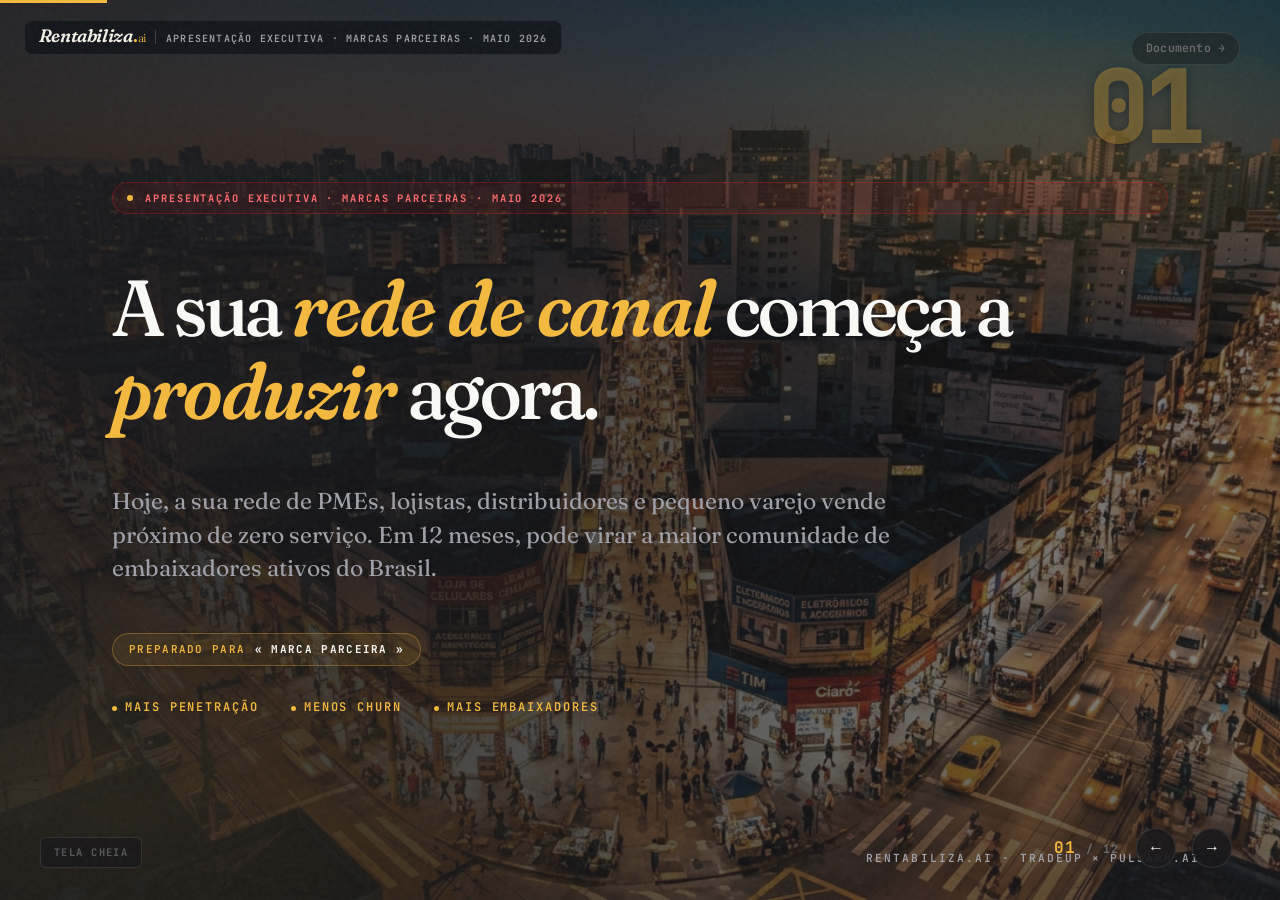
<file: slides.html>
<!DOCTYPE html>
<html lang="pt-BR">
<head>
  <meta charset="UTF-8">
  <meta name="viewport" content="width=device-width, initial-scale=1.0">
  <title>Rentabiliza.ai · Apresentação Executiva</title>
  <meta name="description" content="Apresentação Executiva do Rentabiliza.ai para marcas parceiras e operadoras que dependem de canal de varejo distribuído — método instalado dentro do PDV parceiro. 12 slides para decisão executiva em 30 minutos.">

  <!-- Open Graph -->
  <meta property="og:type" content="article">
  <meta property="og:title" content="Rentabiliza.ai · Apresentação Executiva">
  <meta property="og:description" content="12 slides para conduzir decisão executiva em 30 minutos.">
  <meta property="og:image" content="https://rentabilizaai.gestaopulsarh.com.br/assets/images/og-image.png">
  <meta property="og:url" content="https://rentabilizaai.gestaopulsarh.com.br/slides.html">
  <meta property="og:image:width" content="1200">
  <meta property="og:image:height" content="630">
  <meta property="og:site_name" content="Rentabiliza.ai">
  <meta property="og:locale" content="pt_BR">

  <!-- Twitter Card -->
  <meta name="twitter:card" content="summary_large_image">
  <meta name="twitter:title" content="Rentabiliza.ai · Apresentação Executiva">
  <meta name="twitter:image" content="https://rentabilizaai.gestaopulsarh.com.br/assets/images/og-image.png">

  <meta name="theme-color" content="#0D1117">

  <link rel="icon" type="image/svg+xml" href="assets/brand/logo-mono-amber.svg">

  <!-- Rentabiliza.ai Design Tokens -->
  <link rel="stylesheet" href="assets/brand/rentabiliza-tokens.css">
  <style>
    /* ═══════════════════════════════ TOKENS ═══════════════════════════════ */
    :root {
      /* Paleta Rentabiliza.ai (aliases Claro → âmbar) */
      --claro-red: #F4B93E;              /* âmbar — protagonista */
      --claro-red-deep: #B8881D;
      --claro-red-light: #FFC856;
      --claro-red-glow: rgba(244, 185, 62, 0.35);
      --claro-red-pale: rgba(244, 185, 62, 0.08);
      --claro-yellow: #F4B93E;
      --claro-yellow-soft: #FFC856;
      --claro-yellow-pale: rgba(244, 185, 62, 0.12);

      /* Dark Rentabiliza — noite profunda */
      --ink: #0D1117;
      --charcoal: #1A2430;
      --surface: #242F3E;
      --surface-raised: #2D3B4F;

      /* Light */
      --cream: #F4F1E8;                  /* papel */
      --paper: #FAFAF7;
      --stone: #EAE6D6;

      /* Aliases gold → âmbar */
      --gold: var(--claro-yellow);
      --gold-soft: var(--claro-yellow);
      --gold-deep: var(--claro-red-deep);

      /* Text */
      --text-dark: #1A1A1A;
      --text-light: #FAFAF7;
      --muted: #A0A0A8;
      --muted-2: #6B6B6B;
      --muted-dark: #58585E;

      /* Borders */
      --border-dark: rgba(255, 255, 255, 0.1);
      --border-warm: rgba(244, 185, 62, 0.35);

      /* Acentos funcionais Rentabiliza */
      --r-mint: #3DDC97;
      --r-coral: #FF6B47;
    }

    /* Typography overrides — todas fontes agora são Rentabiliza */
    body { font-family: 'Inter', system-ui, sans-serif; }
    h1, h2, h3, h4, h5,
    .s-title, .slide-title {
      font-family: 'Fraunces', 'Times New Roman', serif !important;
      font-variation-settings: "SOFT" 50, "WONK" 0;
      font-weight: 500 !important;
      letter-spacing: -0.02em;
    }
    .s-title em, .slide-title em, h1 em, h2 em, h3 em,
    em, .s-card-tag, .s-method-title span {
      font-family: 'Fraunces', 'Times New Roman', serif !important;
      font-style: italic !important;
      font-weight: 600 !important;
      color: var(--claro-red) !important;
      letter-spacing: -0.01em !important;
    }
    .s-eyebrow, .s-num, .s-pack-num, .s-pack-price, .s-pack-dur,
    .s-card-num, .s-method-sub, .s-metric-label, .s-layer-num, .s-tl-dur,
    .brand-top-text, .home-link, .fs-btn, .slide-counter,
    .author-logo-wrap + div > div:first-child {
      font-family: 'JetBrains Mono', ui-monospace, monospace !important;
      letter-spacing: 0.08em;
    }
    .s-eyebrow, .s-method-sub, .s-metric-label {
      text-transform: uppercase;
      letter-spacing: 0.12em;
      font-weight: 600;
    }

    /* ═══════════════════════════════ RESET ═══════════════════════════════ */
    *, *::before, *::after { margin: 0; padding: 0; box-sizing: border-box; }
    html { scroll-behavior: smooth; }
    body {
      font-family: 'Inter', sans-serif;
      background: var(--ink);
      color: var(--text-light);
      line-height: 1.6;
      -webkit-font-smoothing: antialiased;
      overflow: hidden;
      height: 100vh;
      cursor: none;
    }
    a { color: inherit; text-decoration: none; }

    /* GRAIN */
    body::before {
      content: ''; position: fixed; inset: 0; pointer-events: none; z-index: 9999;
      opacity: 0.04;
      background-image: url("data:image/svg+xml,%3Csvg viewBox='0 0 200 200' xmlns='http://www.w3.org/2000/svg'%3E%3Cfilter id='n'%3E%3CfeTurbulence type='fractalNoise' baseFrequency='0.9' numOctaves='3'/%3E%3C/filter%3E%3Crect width='100%25' height='100%25' filter='url(%23n)'/%3E%3C/svg%3E");
    }

    h1, h2, h3, h4 { font-family: 'Outfit', sans-serif; letter-spacing: -0.02em; line-height: 1.15; font-weight: 800; }
    /* Destaques em títulos: Outfit 900 em amarelo Claro (em fundo dark) ou vermelho (em fundo light) */
    em {
      font-family: 'Outfit', sans-serif;
      font-style: normal;
      font-weight: 900;
      color: var(--claro-yellow);
      letter-spacing: -0.03em;
    }
    .bg-light em { color: var(--claro-red); }

    /* ═══════════════════════════════ SLIDE ENGINE ═══════════════════════════════ */
    .deck {
      position: relative;
      width: 100vw;
      height: 100vh;
    }
    .slide {
      position: absolute;
      inset: 0;
      display: flex;
      flex-direction: column;
      justify-content: center;
      padding: 5rem 7rem;
      opacity: 0;
      pointer-events: none;
      transition: opacity 0.5s ease;
      overflow: hidden;
    }
    .slide.active {
      opacity: 1;
      pointer-events: auto;
    }

    /* Backgrounds — dark suave (cinza-grafite), não preto pesado */
    .bg-dark {
      background: linear-gradient(140deg, #2A2A2E 0%, #1F1F22 60%, #2A2A2E 100%);
      color: var(--text-light);
    }
    .bg-charcoal {
      background: linear-gradient(140deg, #323236 0%, #26262A 100%);
      color: var(--text-light);
    }
    .bg-light { background: var(--cream); color: var(--text-dark); }

    /* ═══════════════════════════════ BACKGROUND IMAGE LAYER ═══════════════════════════════ */
    /* Imagem atmosférica — visível, mas com overlay assimétrico (denso à
       esquerda onde tá o texto, esvaziando à direita onde a imagem respira) */
    .s-bg-photo {
      position: absolute; inset: 0; z-index: 0;
      background-size: cover;
      background-position: center;
      opacity: 0.55;
      filter: saturate(0.85) contrast(1.05);
      pointer-events: none;
    }
    .s-bg-photo::after {
      content: ''; position: absolute; inset: 0;
      background:
        linear-gradient(95deg, rgba(20,20,22,0.88) 0%, rgba(20,20,22,0.7) 35%, rgba(20,20,22,0.35) 70%, rgba(20,20,22,0.2) 100%),
        radial-gradient(ellipse 50% 40% at 90% 100%, rgba(20,20,22,0.35), transparent 60%);
    }
    /* Variação charcoal — mesma lógica, opacity um pouco menor */
    .bg-charcoal .s-bg-photo { opacity: 0.45; }

    /* Variação light — overlay cream assimétrico (denso à esquerda,
       respira à direita) preservando a paleta papel */
    .bg-light .s-bg-photo {
      opacity: 0.42;
      filter: saturate(0.78) contrast(1.02);
    }
    .bg-light .s-bg-photo::after {
      content: ''; position: absolute; inset: 0;
      background:
        linear-gradient(95deg, rgba(244,241,232,0.92) 0%, rgba(244,241,232,0.75) 35%, rgba(244,241,232,0.4) 70%, rgba(244,241,232,0.22) 100%),
        radial-gradient(ellipse 50% 40% at 90% 100%, rgba(244,241,232,0.3), transparent 60%);
    }

    /* ═══════════════════════════════ AUTHOR BLOCK — wordmark Rentabiliza ═══════════════════════════════ */
    .author-block {
      display: flex;
      align-items: center;
      gap: 1.25rem;
      padding: 1.5rem 1.75rem;
      background: rgba(255,255,255,0.03);
      border: 1px solid rgba(255,255,255,0.08);
      border-radius: 12px;
      position: relative; z-index: 1;
      transition: border-color 200ms ease-out, transform 200ms ease-out;
    }
    .author-block:hover {
      border-color: rgba(244,185,62,0.4);
      transform: translateY(-2px);
    }
    .author-wordmark {
      flex-shrink: 0;
      font-family: 'Fraunces', serif;
      font-variation-settings: "SOFT" 50, "WONK" 0;
      font-size: 42px; line-height: 1;
      display: inline-flex; align-items: baseline;
      letter-spacing: -0.02em;
    }
    .author-wordmark .r-name { font-style: italic; font-weight: 600; color: var(--text-light); }
    .author-wordmark .r-dot { color: var(--claro-red); font-weight: 600; }
    .author-wordmark .r-ai { color: var(--claro-red); font-weight: 300; font-size: 0.65em; margin-left: 0.02em; }

    /* ═══════════════════════════════ CRONOGRAMA BOX (Rentabiliza: sóbrio) ═══════════════════════════════ */
    .cronograma-box {
      padding: 1.5rem 1.75rem;
      background: rgba(244,185,62,0.08);
      border: 1px solid rgba(244,185,62,0.35);
      border-radius: 12px;
      text-align: center;
      position: relative; z-index: 1;
      transition: border-color 200ms ease-out, transform 200ms ease-out;
    }
    .cronograma-box:hover {
      border-color: rgba(244,185,62,0.6);
      transform: translateY(-2px);
    }

    .bg-dark em { color: var(--claro-yellow); }
    .bg-charcoal em { color: var(--claro-yellow); }
    .bg-light em { color: var(--claro-red); }

    /* Radial glows com acentos Claro (amarelo + vermelho, em vez de dourado) */
    .slide::after {
      content: ''; position: absolute; inset: 0; pointer-events: none;
    }
    .bg-dark::after {
      background:
        radial-gradient(ellipse 60% 40% at 85% 15%, rgba(244,185,62,0.15), transparent 60%),
        radial-gradient(ellipse 70% 50% at 10% 90%, rgba(244,185,62,0.08), transparent 60%);
    }
    .bg-charcoal::after {
      background:
        radial-gradient(ellipse 50% 40% at 90% 10%, rgba(244,185,62,0.12), transparent 55%),
        radial-gradient(ellipse 60% 40% at 5% 85%, rgba(244,185,62,0.06), transparent 55%);
    }

    /* ═══════════════════════════════ TYPOGRAPHY ═══════════════════════════════ */
    .s-eyebrow {
      display: inline-flex; align-items: center; gap: 0.75rem;
      padding: 0.4rem 0.9rem;
      background: rgba(237, 28, 36, 0.08);
      border: 1px solid rgba(237, 28, 36, 0.28);
      border-radius: 999px;
      font-family: 'Outfit', sans-serif;
      font-size: 0.65rem; font-weight: 700; letter-spacing: 0.18em;
      text-transform: uppercase; color: #FF6B70;
      margin-bottom: 1.75rem;
      position: relative; z-index: 1;
    }
    .bg-light .s-eyebrow { background: rgba(237,28,36,0.06); border-color: rgba(237,28,36,0.2); color: var(--claro-red-deep); }
    .s-dot { width: 6px; height: 6px; border-radius: 50%; background: var(--claro-red); box-shadow: 0 0 12px var(--claro-red-glow); animation: pulse 2s infinite; }
    @keyframes pulse { 0%, 100% { opacity: 1; } 50% { opacity: 0.4; } }

    .s-title {
      font-size: clamp(2.2rem, 4.5vw, 3.8rem);
      font-weight: 900;
      letter-spacing: -0.035em;
      line-height: 1.0;
      margin-bottom: 1.5rem;
      position: relative; z-index: 1;
    }
    .s-subtitle {
      font-size: clamp(1.15rem, 1.8vw, 1.5rem);
      font-weight: 500;
      line-height: 1.5;
      color: var(--muted);
      max-width: 750px;
      position: relative; z-index: 1;
    }
    .bg-light .s-subtitle { color: var(--muted-2); }
    .s-subtitle strong { color: var(--text-light); font-weight: 600; }
    .bg-light .s-subtitle strong { color: var(--text-dark); }

    .s-body {
      font-size: 1.05rem;
      line-height: 1.7;
      color: var(--muted);
      position: relative; z-index: 1;
    }
    .bg-light .s-body { color: var(--muted-2); }
    .s-body strong { color: var(--text-light); font-weight: 600; }
    .bg-light .s-body strong { color: var(--text-dark); }

    .s-num {
      position: absolute; top: 3.5rem; right: 5rem;
      font-family: 'Outfit', sans-serif;
      font-weight: 900;
      font-size: clamp(4rem, 8vw, 8rem); line-height: 1;
      color: rgba(244,185,62,0.12);
      pointer-events: none; user-select: none;
      letter-spacing: -0.05em;
      z-index: 3;
    }
    .bg-light .s-num { color: rgba(244,185,62,0.08); }
    /* Quando há bg-photo (slide com imagem atmosférica de fundo), o número
       precisa de mais opacidade e text-shadow pra ficar visível e padronizado */
    .slide .s-bg-photo ~ .s-num {
      color: rgba(244,185,62,0.32);
      text-shadow: 0 2px 12px rgba(13,17,23,0.45);
    }
    .bg-light .s-bg-photo ~ .s-num {
      color: rgba(184,136,29,0.22);
      text-shadow: 0 2px 12px rgba(244,241,232,0.6);
    }

    /* ═══════════════════════════════ QUOTE ═══════════════════════════════ */
    .s-quote {
      margin: 1.5rem 0;
      padding: 1.75rem 2.25rem;
      border-left: 4px solid var(--claro-red);
      background: rgba(244,185,62,0.06);
      border-radius: 0 12px 12px 0;
      font-family: 'Inter', sans-serif;
      font-style: italic;
      font-size: clamp(1rem, 1.4vw, 1.2rem);
      line-height: 1.55;
      color: var(--text-light);
      font-weight: 400;
      position: relative; z-index: 1;
      max-width: 850px;
    }
    .bg-light .s-quote {
      color: var(--text-dark);
      background: var(--claro-red-pale);
    }

    /* ═══════════════════════════════ LISTS ═══════════════════════════════ */
    .s-list {
      list-style: none; margin: 1.25rem 0; padding: 0;
      position: relative; z-index: 1;
    }
    .s-list li {
      position: relative;
      padding-left: 1.75rem;
      margin-bottom: 0.6rem;
      font-size: 1rem;
      line-height: 1.6;
      color: var(--muted);
    }
    .bg-light .s-list li { color: var(--muted-2); }
    .s-list li::before {
      content: ''; position: absolute;
      left: 0; top: 0.65em;
      width: 0.55rem; height: 1px;
      background: var(--claro-red);
    }
    .s-list li strong { color: var(--text-light); font-weight: 600; }
    .bg-light .s-list li strong { color: var(--text-dark); }

    /* ═══════════════════════════════ GRIDS ═══════════════════════════════ */
    .s-grid-5 {
      display: grid; grid-template-columns: repeat(5, 1fr); gap: 0.85rem;
      margin: 1.5rem 0; position: relative; z-index: 1;
    }
    .s-grid-3 {
      display: grid; grid-template-columns: repeat(3, 1fr); gap: 1rem;
      margin: 1.5rem 0; position: relative; z-index: 1;
    }
    .s-grid-2 {
      display: grid; grid-template-columns: 1fr 1fr; gap: 1rem;
      margin: 1.5rem 0; position: relative; z-index: 1;
    }

    .s-card {
      padding: 1.5rem 1.25rem;
      background: linear-gradient(170deg, rgba(255,255,255,0.06) 0%, rgba(255,255,255,0.02) 100%);
      border: 1px solid rgba(255,255,255,0.1);
      border-radius: 14px;
      overflow: hidden;
      position: relative;
      backdrop-filter: blur(10px);
    }
    .s-card::before {
      content: ''; position: absolute; top: 0; left: 0; right: 0; height: 2px;
      background: linear-gradient(90deg, var(--claro-red), var(--claro-yellow));
    }
    .bg-light .s-card {
      background: #FFFFFF;
      border: 1px solid rgba(10,10,10,0.08);
    }
    .s-card-num {
      font-family: 'Outfit', sans-serif; font-weight: 900;
      font-size: 1.5rem; color: var(--claro-yellow); margin-bottom: 0.6rem;
      letter-spacing: -0.02em;
    }
    .bg-light .s-card-num { color: var(--claro-red); }
    .s-card-title {
      font-family: 'Outfit', sans-serif; font-weight: 800;
      font-size: 1rem; color: var(--text-light); margin-bottom: 0.35rem;
    }
    .bg-light .s-card-title { color: var(--text-dark); }
    .s-card-tag {
      font-family: 'Inter', sans-serif; font-style: italic;
      font-size: 0.85rem; color: var(--claro-yellow); font-weight: 500;
      margin-bottom: 0.5rem;
    }
    .bg-light .s-card-tag { color: var(--claro-red); }
    .s-card-desc {
      font-size: 0.82rem; line-height: 1.5; color: var(--muted);
    }

    /* ═══════════════════════════════ TABLE ═══════════════════════════════ */
    .s-table-wrap { position: relative; z-index: 1; margin: 1.5rem 0; overflow-x: auto; }
    .s-table {
      width: 100%; border-collapse: collapse;
      background: var(--ink); border-radius: 14px;
      overflow: hidden; border: 1px solid var(--border-dark);
      font-size: 0.88rem;
    }
    .s-table thead th {
      padding: 0.9rem 1rem;
      font-family: 'Outfit', sans-serif;
      font-size: 0.7rem; font-weight: 700; text-align: left;
      background: rgba(237,28,36,0.06);
      letter-spacing: 0.16em; text-transform: uppercase;
      color: var(--claro-red);
      border-bottom: 1px solid var(--border-warm);
    }
    .s-table tbody td {
      padding: 0.7rem 1rem;
      border-bottom: 1px solid rgba(255,255,255,0.04);
      color: var(--muted);
    }
    .s-table tbody td:first-child { color: var(--gold-soft); font-weight: 700; font-family: 'Outfit', sans-serif; }
    .s-table tbody td:nth-child(3) { color: var(--text-light); font-weight: 500; }

    /* Tabela de investimento (slide 07) — compactada pra caber no viewport em fullscreen */
    .s-table-investimento .s-table { font-size: 0.84rem; }
    .s-table-investimento .s-table thead th { padding: 0.7rem 0.85rem; font-size: 0.62rem; }
    .s-table-investimento .s-table tbody td { padding: 0.55rem 0.85rem; }
    .s-table-investimento .s-table-logic { font-size: 0.78rem; color: var(--muted-2); }
    .s-pct-big {
      font-family: 'JetBrains Mono', monospace;
      font-size: 1.25rem; font-weight: 700;
      color: var(--claro-yellow);
      line-height: 1;
    }
    .s-pct-mid {
      font-family: 'JetBrains Mono', monospace;
      font-size: 1rem; font-weight: 600;
      color: var(--claro-yellow);
    }
    .s-pct-sub {
      font-family: 'JetBrains Mono', monospace;
      font-size: 0.7rem;
      color: var(--muted);
    }

    /* Pack overview rows */
    .s-pack-row {
      display: grid;
      grid-template-columns: 2.5rem 1fr auto auto;
      gap: 1rem; align-items: center;
      padding: 0.9rem 1.25rem;
      background: rgba(255,255,255,0.02);
      border: 1px solid var(--border-dark);
      border-left: 3px solid var(--claro-red);
      border-radius: 10px;
      margin-bottom: 0.5rem;
      position: relative; z-index: 1;
    }
    .s-pack-num { font-family: 'Outfit', sans-serif; font-weight: 900; font-size: 1.3rem; color: var(--claro-yellow); letter-spacing: -0.02em; }
    .s-pack-name { font-family: 'Outfit', sans-serif; font-weight: 800; font-size: 0.95rem; }
    .s-pack-name small { display: block; font-weight: 500; font-size: 0.75rem; color: var(--muted); }
    .s-pack-price { font-family: 'Outfit', sans-serif; font-weight: 700; font-size: 0.85rem; color: var(--gold-soft); white-space: nowrap; }
    .s-pack-dur {
      font-family: 'Outfit', sans-serif; font-size: 0.65rem; font-weight: 700;
      letter-spacing: 0.12em; text-transform: uppercase; color: var(--claro-red);
      padding: 0.25rem 0.6rem; border: 1px solid rgba(237,28,36,0.3);
      border-radius: 999px; white-space: nowrap;
    }

    /* Method blocks */
    .s-method {
      padding: 1.5rem 1.5rem;
      background: #FFFFFF;
      border: 1px solid rgba(10,10,10,0.08);
      border-radius: 16px;
      overflow: hidden; position: relative;
    }
    .s-method::before {
      content: ''; position: absolute; top: 0; left: 0; right: 0; height: 3px;
      background: linear-gradient(90deg, var(--claro-red), var(--claro-yellow));
    }
    .s-method-icon { font-size: 1.4rem; margin-bottom: 0.75rem; }
    .s-method-sub {
      font-family: 'Outfit', sans-serif; font-size: 0.62rem; font-weight: 700;
      letter-spacing: 0.16em; text-transform: uppercase; color: var(--claro-red);
      margin-bottom: 0.35rem;
    }
    .s-method-title {
      font-family: 'Outfit', sans-serif; font-size: 1.2rem; font-weight: 800;
      color: var(--text-dark); margin-bottom: 0.6rem;
    }
    .s-method-title span { font-family: 'Outfit', sans-serif; font-style: normal; color: var(--claro-red); font-weight: 900; letter-spacing: -0.02em; }
    .s-method-body { color: var(--muted-2); font-size: 0.85rem; line-height: 1.55; }
    .s-method-body ul { list-style: none; margin: 0.5rem 0 0; padding: 0; }
    .s-method-body ul li { padding-left: 1.2rem; margin-bottom: 0.3rem; position: relative; font-size: 0.82rem; }
    .s-method-body ul li::before { content: ''; position: absolute; left: 0; top: 0.55em; width: 0.45rem; height: 1px; background: var(--claro-red); }

    /* Selos */
    .s-selos { display: flex; gap: 1.5rem; justify-content: center; margin: 2rem 0; position: relative; z-index: 1; }
    .s-selo {
      padding: 1.5rem 1.25rem; text-align: center;
      background: #FFFFFF; border: 1px solid rgba(10,10,10,0.08);
      border-radius: 14px; width: 140px;
    }
    .s-selo.top {
      background: linear-gradient(165deg, #FFFBF1 0%, #FFFFFF 100%);
      border: 1px solid rgba(244,185,62,0.5);
      box-shadow: 0 8px 28px rgba(244,185,62,0.18);
    }
    .s-selo-ring {
      width: 56px; height: 56px; margin: 0 auto 0.75rem;
      border-radius: 50%; display: grid; place-items: center;
      background: linear-gradient(145deg, var(--claro-red), var(--claro-red-deep));
      color: #fff; font-family: 'Outfit', sans-serif; font-weight: 900; font-size: 1.3rem;
      box-shadow: 0 6px 16px rgba(237,28,36,0.3);
    }
    .s-selo.top .s-selo-ring {
      background: linear-gradient(145deg, var(--claro-yellow), #E5B800);
      color: var(--text-dark); box-shadow: 0 6px 18px rgba(244,185,62,0.4);
    }
    .s-selo-name { font-family: 'Outfit', sans-serif; font-size: 0.82rem; font-weight: 800; color: var(--text-dark); line-height: 1.2; }

    /* Metric card */
    .s-metric {
      padding: 1.5rem;
      background: #FFFFFF; border: 1px solid rgba(10,10,10,0.08);
      border-radius: 14px; overflow: hidden; position: relative;
    }
    .s-metric::before {
      content: ''; position: absolute; top: 0; left: 0; right: 0; height: 3px;
      background: var(--claro-red);
    }
    .s-metric-label {
      font-family: 'Outfit', sans-serif; font-size: 0.62rem; font-weight: 700;
      letter-spacing: 0.16em; text-transform: uppercase; color: var(--claro-red);
      margin-bottom: 0.35rem;
    }
    .s-metric-who {
      font-family: 'Outfit', sans-serif; font-size: 1.1rem; font-weight: 800;
      color: var(--text-dark); margin-bottom: 0.75rem;
    }
    .s-metric ul { list-style: none; margin: 0; padding: 0; }
    .s-metric ul li {
      position: relative; padding-left: 1.2rem; margin-bottom: 0.4rem;
      font-size: 0.82rem; color: var(--muted-2); line-height: 1.45;
    }
    .s-metric ul li::before { content: ''; position: absolute; left: 0; top: 0.55em; width: 0.45rem; height: 1px; background: var(--claro-red); }

    /* Timeline compact */
    .s-timeline { position: relative; z-index: 1; margin: 1rem 0; padding-left: 3rem; }
    .s-timeline::before {
      content: ''; position: absolute; left: 14px; top: 0; bottom: 0; width: 2px;
      background: linear-gradient(180deg, var(--claro-red), rgba(237,28,36,0.15));
    }
    .s-tl-item { position: relative; padding-bottom: 1.25rem; }
    .s-tl-item:last-child { padding-bottom: 0; }
    .s-tl-dot {
      position: absolute; left: -2.25rem; top: 0;
      width: 18px; height: 18px; border-radius: 50%;
      background: var(--ink); border: 2px solid var(--claro-red);
      display: grid; place-items: center;
      font-family: 'Outfit', sans-serif; font-size: 0.55rem; font-weight: 800; color: var(--claro-red);
    }
    .s-tl-title { font-family: 'Outfit', sans-serif; font-size: 1rem; font-weight: 800; color: var(--text-light); margin-bottom: 0.15rem; }
    .s-tl-desc { font-size: 0.85rem; color: var(--muted); line-height: 1.45; }
    .s-tl-dur {
      display: inline-block; margin-top: 0.3rem;
      font-family: 'Outfit', sans-serif; font-size: 0.6rem; font-weight: 700;
      letter-spacing: 0.12em; text-transform: uppercase; color: var(--gold);
      padding: 0.2rem 0.5rem; background: rgba(197,165,114,0.08);
      border: 1px solid rgba(197,165,114,0.25); border-radius: 999px;
    }

    /* Layers */
    .s-layer {
      padding: 1.25rem 1.25rem;
      background: rgba(255,255,255,0.02);
      border: 1px solid var(--border-dark);
      border-radius: 14px; overflow: hidden; position: relative;
    }
    .s-layer::before {
      content: ''; position: absolute; left: 0; top: 0; bottom: 0; width: 3px;
      background: linear-gradient(180deg, var(--claro-red), var(--claro-yellow));
    }
    .s-layer-num { font-family: 'Outfit', sans-serif; font-weight: 900; color: var(--claro-yellow); font-size: 1.4rem; margin-bottom: 0.4rem; letter-spacing: -0.02em; }
    .s-layer-title { font-family: 'Outfit', sans-serif; font-size: 0.95rem; font-weight: 800; color: var(--text-light); margin-bottom: 0.3rem; }
    .s-layer-desc { font-size: 0.8rem; color: var(--muted); line-height: 1.45; }
    .s-layer-scale {
      display: inline-block; margin-top: 0.5rem;
      padding: 0.2rem 0.55rem;
      background: rgba(197,165,114,0.08); border: 1px solid rgba(197,165,114,0.25);
      border-radius: 999px;
      font-family: 'Outfit', sans-serif; font-size: 0.58rem; font-weight: 700;
      letter-spacing: 0.12em; text-transform: uppercase; color: var(--gold);
    }

    /* ═══════════════════════════════ CONTROLS ═══════════════════════════════ */
    .slide-controls {
      position: fixed; bottom: 2rem; right: 3rem;
      display: flex; align-items: center; gap: 1rem;
      z-index: 1000;
      cursor: auto;
    }
    .slide-counter {
      font-family: 'Outfit', sans-serif;
      font-size: 0.72rem; font-weight: 700; letter-spacing: 0.14em;
      color: var(--muted-2);
    }
    .slide-counter .current { color: var(--gold); font-size: 1rem; }
    .slide-btn {
      width: 40px; height: 40px;
      border-radius: 50%;
      border: 1px solid var(--border-dark);
      background: rgba(20,20,24,0.8);
      backdrop-filter: blur(12px);
      color: var(--text-light);
      font-size: 1rem;
      display: grid; place-items: center;
      cursor: pointer;
      transition: all 0.25s ease;
    }
    .slide-btn:hover { border-color: var(--claro-red); color: var(--claro-red); }

    .progress-bar {
      position: fixed; top: 0; left: 0; height: 3px; z-index: 1000;
      background: linear-gradient(90deg, var(--claro-red), var(--claro-yellow));
      transition: width 0.4s ease;
    }

    /* Brand-top — wordmark Rentabiliza fixo top-left */
    .brand-top {
      position: fixed; top: 1.25rem; left: 1.5rem; z-index: 1000;
      display: flex; align-items: baseline; gap: 0.6rem;
      padding: 0.4rem 0.85rem;
      background: rgba(13,17,23,0.72);
      backdrop-filter: blur(12px);
      -webkit-backdrop-filter: blur(12px);
      border: 1px solid rgba(255,255,255,0.08);
      border-radius: var(--radius-md, 8px);
    }
    .brand-top-wordmark {
      font-family: 'Fraunces', 'Times New Roman', serif;
      font-variation-settings: "SOFT" 50, "WONK" 0;
      font-size: 18px; line-height: 1;
      display: inline-flex; align-items: baseline;
      letter-spacing: -0.02em;
    }
    .brand-top-wordmark .r-name { font-style: italic; font-weight: 600; color: #F4F1E8; }
    .brand-top-wordmark .r-dot { color: var(--claro-red); font-weight: 600; }
    .brand-top-wordmark .r-ai { color: var(--claro-red); font-weight: 300; font-size: 0.65em; margin-left: 0.02em; }
    .brand-top-divider {
      width: 1px; height: 14px;
      background: rgba(255,255,255,0.18);
      align-self: center;
    }
    .brand-top-text {
      font-family: 'JetBrains Mono', monospace !important;
      font-weight: 600; font-size: 10px;
      letter-spacing: 0.12em;
      text-transform: uppercase;
      color: var(--muted);
    }
    .brand-top-text em { color: var(--claro-red); font-family: inherit; font-style: normal; font-weight: 600; }

    /* Home link agora no top-right (junto do doc-link) */
    .home-link {
      position: fixed; top: 2rem; right: 2.5rem; z-index: 1000;
      font-family: 'Outfit', sans-serif; font-size: 0.72rem; font-weight: 600;
      letter-spacing: 0.02em;
      color: var(--muted-2); cursor: pointer;
      transition: color 0.25s ease;
      padding: 0.4rem 0.85rem;
      border: 1px solid var(--border-dark);
      border-radius: 999px;
      background: rgba(20,20,24,0.4);
      backdrop-filter: blur(8px);
    }
    .home-link:hover { color: var(--claro-red); border-color: rgba(244,185,62,0.4); }
    .bg-light .home-link { color: var(--muted-2); background: rgba(250,250,247,0.7); border-color: rgba(0,0,0,0.1); }

    /* Fullscreen btn */
    .fs-btn {
      position: fixed; bottom: 2rem; left: 2.5rem; z-index: 1000;
      font-family: 'Outfit', sans-serif; font-size: 0.65rem; font-weight: 700;
      letter-spacing: 0.14em; text-transform: uppercase;
      color: var(--muted-dark); cursor: pointer;
      padding: 0.4rem 0.8rem;
      border: 1px solid var(--border-dark); border-radius: 6px;
      background: rgba(20,20,24,0.6); backdrop-filter: blur(8px);
      transition: all 0.25s ease;
    }
    .fs-btn:hover { color: var(--gold); border-color: var(--border-warm); }

    /* Big idea special */
    .s-big-idea {
      padding: 2.5rem 3rem;
      background: linear-gradient(135deg, rgba(244,185,62,0.12) 0%, rgba(244,185,62,0.06) 100%);
      border: 1px solid rgba(244,185,62,0.3);
      border-radius: 18px;
      position: relative; overflow: hidden; z-index: 1;
      margin: 1.5rem 0;
      backdrop-filter: blur(10px);
    }
    .s-big-idea::before {
      content: ''; position: absolute; top: 0; left: 0; right: 0; height: 3px;
      background: linear-gradient(90deg, var(--claro-red), var(--claro-yellow));
    }
    .s-big-idea p {
      font-family: 'Outfit', sans-serif; font-style: normal;
      font-size: clamp(1.15rem, 1.7vw, 1.55rem); line-height: 1.4;
      color: var(--text-light); margin: 0;
      font-weight: 700;
      letter-spacing: -0.015em;
    }
    .s-big-idea p em { color: var(--claro-yellow); }

    /* Two column layout */
    .s-cols { display: grid; grid-template-columns: 1fr 1fr; gap: 3rem; position: relative; z-index: 1; }
    .s-col {}

    /* ═══════════════════════════════ IMAGE PLACEHOLDERS ═══════════════════════════════ */
    .s-img {
      position: relative;
      overflow: hidden;
      border-radius: 16px;
      border: 1px solid var(--border-warm);
    }
    .s-img .ph-grad {
      position: absolute; inset: 0;
      background:
        radial-gradient(ellipse 60% 40% at 80% 20%, rgba(237,28,36,0.22), transparent 60%),
        radial-gradient(ellipse 70% 50% at 20% 90%, rgba(197,165,114,0.14), transparent 60%),
        linear-gradient(135deg, #14101C 0%, #0B0B0E 100%);
    }
    .bg-light .s-img { border-color: rgba(237,28,36,0.18); }
    .bg-light .s-img .ph-grad {
      background:
        radial-gradient(ellipse 60% 40% at 80% 20%, rgba(237,28,36,0.14), transparent 60%),
        radial-gradient(ellipse 70% 50% at 20% 90%, rgba(197,165,114,0.22), transparent 60%),
        linear-gradient(135deg, #FAFAF7 0%, #E8DFCD 100%);
    }
    .s-img .ph-grain {
      position: absolute; inset: 0; opacity: 0.15;
      background-image: url("data:image/svg+xml,%3Csvg viewBox='0 0 200 200' xmlns='http://www.w3.org/2000/svg'%3E%3Cfilter id='n'%3E%3CfeTurbulence baseFrequency='0.9'/%3E%3C/filter%3E%3Crect width='100%25' height='100%25' filter='url(%23n)'/%3E%3C/svg%3E");
    }
    .s-img .ph-label {
      position: absolute; bottom: 0.75rem; left: 0.75rem;
      font-family: 'Outfit', sans-serif; font-size: 0.6rem; font-weight: 700;
      letter-spacing: 0.14em; text-transform: uppercase;
      color: rgba(197,165,114,0.55); padding: 0.25rem 0.55rem;
      background: rgba(0,0,0,0.4); border: 1px solid rgba(197,165,114,0.25);
      border-radius: 4px;
    }
    .bg-light .s-img .ph-label {
      color: rgba(183,19,24,0.75);
      background: rgba(250,250,247,0.7);
      border-color: rgba(237,28,36,0.3);
    }

    /* Slide com imagem lateral — capa hero */
    .s-hero-split {
      display: grid;
      grid-template-columns: 1.15fr 1fr;
      gap: 4rem;
      align-items: center;
      position: relative; z-index: 1;
      height: 100%;
    }
    .s-hero-split .s-hero-text {
      display: flex; flex-direction: column; justify-content: center;
    }
    .s-hero-split .s-img {
      aspect-ratio: 4/5;
      width: 100%;
      max-height: 70vh;
    }

    /* Mini-banner image top do slide */
    .s-img-banner {
      width: 100%;
      aspect-ratio: 21/6;
      margin-bottom: 1.5rem;
    }

    /* Portrait image for CTA */
    .s-img-portrait {
      aspect-ratio: 4/5;
      width: 100%;
      max-height: 55vh;
    }

    /* ═══════════════════════════════ MOBILE RESPONSIVE ═══════════════════════════════ */
    @media (max-width: 900px) {
      body { overflow-y: auto; height: auto; }
      .deck {
        width: 100%; height: auto;
        padding: 5rem 0 8rem;
      }
      /* No mobile: slides stackam verticalmente em vez de serem absolutos */
      .slide {
        position: relative;
        inset: auto;
        opacity: 1;
        pointer-events: auto;
        padding: 3rem 1.5rem 3.5rem;
        min-height: 80vh;
        margin-bottom: 1rem;
        border-top: 1px solid rgba(255,255,255,0.05);
      }
      .slide:first-of-type { border-top: none; }

      /* Brand top — menor, fixo */
      .brand-top {
        top: 1rem; left: 1rem;
        padding: 0.45rem 0.85rem 0.45rem 0.7rem;
        gap: 0.6rem;
      }
      .brand-top-logo { height: 20px; }
      .brand-top-text { font-size: 0.72rem; }

      /* Home/Doc link — empilha no top-right */
      .home-link {
        top: 1rem; right: 1rem;
        font-size: 0.65rem;
        padding: 0.35rem 0.7rem;
      }

      /* Fullscreen btn — ocultar no mobile */
      .fs-btn { display: none; }

      /* Controles bottom — centralizados e mais compactos */
      .slide-controls {
        bottom: 1rem; right: 50%;
        transform: translateX(50%);
        gap: 0.6rem;
        background: rgba(20,20,24,0.85);
        backdrop-filter: blur(12px);
        padding: 0.5rem 0.85rem;
        border-radius: 999px;
        border: 1px solid rgba(255,255,255,0.1);
      }
      .slide-counter { font-size: 0.65rem; }
      .slide-counter .current { font-size: 0.85rem; }
      .slide-btn { width: 34px; height: 34px; font-size: 0.9rem; }

      /* Progress bar mais visível */
      .progress-bar { display: none; }

      /* Typography escalona */
      .s-title { font-size: clamp(1.6rem, 6vw, 2.4rem) !important; line-height: 1.1; }
      .s-subtitle { font-size: clamp(0.95rem, 3.5vw, 1.1rem) !important; }
      .s-num {
        top: 1rem; right: 1rem;
        font-size: clamp(2.5rem, 10vw, 4rem);
      }
      .s-eyebrow { font-size: 0.6rem; margin-bottom: 1.25rem; padding: 0.3rem 0.75rem; }

      /* GRIDS → 1-2 colunas no mobile */
      .s-grid-5 { grid-template-columns: 1fr 1fr; gap: 0.6rem; }
      .s-grid-3 { grid-template-columns: 1fr; gap: 0.75rem; }
      .s-grid-2 { grid-template-columns: 1fr; }
      .s-cols { grid-template-columns: 1fr; gap: 1.25rem; }
      .s-hero-split { grid-template-columns: 1fr; gap: 1.25rem; }
      .s-hero-split .s-img { max-height: 200px; aspect-ratio: 16/10; }
      .s-img-banner { aspect-ratio: 16/9; margin-bottom: 1rem; }

      /* Cards e blocos */
      .s-card { padding: 1.25rem 1rem; }
      .s-card-title { font-size: 0.95rem; }
      .s-card-tag { font-size: 0.78rem; }
      .s-card-desc { font-size: 0.78rem; }
      .s-method { padding: 1.25rem 1.1rem; }
      .s-method-title { font-size: 1.1rem; }
      .s-pack-row {
        grid-template-columns: auto 1fr;
        gap: 0.7rem;
        padding: 0.8rem 1rem;
      }
      .s-pack-price, .s-pack-dur {
        grid-column: span 2;
        justify-self: start;
      }

      /* Big idea no slide 5 */
      .s-big-idea { padding: 1.5rem 1.5rem; }
      .s-big-idea p { font-size: clamp(1rem, 4vw, 1.25rem) !important; }

      /* Author block no slide 12 */
      .author-block {
        flex-direction: column;
        text-align: center;
        padding: 1.25rem 1rem;
        gap: 1rem;
      }
      .author-logo-wrap { width: 80px; height: 80px; padding: 0.75rem; }
      .cronograma-box { padding: 1.25rem 1rem; }

      /* Tabelas — horizontal scroll */
      .s-table-wrap { overflow-x: auto; -webkit-overflow-scrolling: touch; }
      .s-table { font-size: 0.78rem; min-width: 480px; }
      .s-table th, .s-table td { padding: 0.65rem 0.75rem; }

      /* Timeline compacto */
      .s-timeline { padding-left: 2.25rem; }
      .s-tl-title { font-size: 0.9rem; }
      .s-tl-desc { font-size: 0.78rem; }
      .s-tl-item { padding-bottom: 1rem; }
      .s-tl-dot { left: -1.9rem; width: 16px; height: 16px; font-size: 0.5rem; }

      /* Layers */
      .s-layer { padding: 1rem 1rem; }
      .s-layer-title { font-size: 0.88rem; }
      .s-layer-desc { font-size: 0.75rem; }

      /* Metrics */
      .s-metric { padding: 1.25rem 1rem; }
      .s-metric-who { font-size: 1rem; }

      /* Background photos mais escuros no mobile pra texto legível */
      .s-bg-photo { opacity: 0.1 !important; }
      .s-bg-photo::after {
        background: rgba(20,20,22,0.88) !important;
      }
    }

    /* Mobile pequeno */
    @media (max-width: 480px) {
      .slide { padding: 2.5rem 1.25rem 3rem; min-height: auto; }
      .s-grid-5 { grid-template-columns: 1fr; }
      .s-title { font-size: clamp(1.4rem, 7vw, 2rem) !important; }
      .brand-top-text { display: none; }
      .brand-top-divider { display: none; }
    }
  </style>
</head>
<body>

  <div class="progress-bar" id="progressBar"></div>

  <!-- WORDMARK RENTABILIZA TOP-LEFT -->
  <div class="brand-top">
    <a href="index.html" style="display:inline-flex; align-items:baseline; gap:0.6rem;" aria-label="Rentabiliza.ai">
      <span class="brand-top-wordmark"><span class="r-name">Rentabiliza</span><span class="r-dot">.</span><span class="r-ai">ai</span></span>
      <span class="brand-top-divider"></span>
      <span class="brand-top-text">Apresentação Executiva · Marcas Parceiras · Maio 2026</span>
    </a>
  </div>

  <a href="doc.html" class="home-link">Documento →</a>
  <div class="fs-btn" id="fsBtn">Tela cheia</div>

  <div class="deck" id="deck">

    <!-- ════════════ SLIDE 01 — CAPA ════════════ -->
    <div class="slide bg-dark active" data-slide="1">
      <div class="s-bg-photo" style="background-image: url('assets/images/industria-01-capa.jpg'), url('assets/images/hero-pdv.jpg');"></div>
      <div class="s-num">01</div>
      <div class="s-eyebrow"><span class="s-dot"></span><span>Apresentação Executiva · Marcas Parceiras · Maio 2026</span></div>
      <h1 class="s-title" style="font-size: clamp(2.8rem, 6.2vw, 5.8rem); line-height: 1.05; margin-top: 1.5rem;">A sua <em>rede de canal</em> começa a <em>produzir</em> agora.</h1>
      <p class="s-subtitle" style="margin-top: 1.75rem; margin-bottom: 3rem; max-width: 860px; font-family: 'Fraunces', serif; font-weight: 400; font-size: clamp(1.1rem, 1.8vw, 1.5rem); line-height: 1.45;">
        Hoje, a sua rede de PMEs, lojistas, distribuidores e pequeno varejo vende próximo de zero serviço. Em 12 meses, pode virar a maior comunidade de embaixadores ativos do Brasil.
      </p>
      <!-- HÍBRIDO · troque "Marca Parceira" por Claro, Vivo, Tim… conforme o pitch -->
      <div style="display: inline-flex; align-items: center; gap: 0.6rem; margin-bottom: 2rem; padding: 0.45rem 1rem; background: rgba(244,185,62,0.08); border: 1px solid rgba(244,185,62,0.3); border-radius: 999px; font-family: 'JetBrains Mono', monospace; font-size: 0.68rem; font-weight: 600; letter-spacing: 0.12em; text-transform: uppercase; color: var(--claro-yellow); position: relative; z-index: 1; width: fit-content;">
        Preparado para <strong style="color: var(--text-light); font-weight: 700;">« Marca Parceira »</strong>
      </div>
      <div style="display: inline-flex; gap: 2rem; flex-wrap: wrap; font-family: 'JetBrains Mono', monospace; font-size: 0.75rem; font-weight: 600; letter-spacing: 0.16em; text-transform: uppercase; color: var(--claro-yellow); position: relative; z-index: 1;">
        <span style="display: inline-flex; align-items: center; gap: 8px;"><span style="width: 5px; height: 5px; background: var(--claro-yellow); border-radius: 50%;"></span>Mais penetração</span>
        <span style="display: inline-flex; align-items: center; gap: 8px;"><span style="width: 5px; height: 5px; background: var(--claro-yellow); border-radius: 50%;"></span>Menos churn</span>
        <span style="display: inline-flex; align-items: center; gap: 8px;"><span style="width: 5px; height: 5px; background: var(--claro-yellow); border-radius: 50%;"></span>Mais embaixadores</span>
      </div>
      <div style="position: absolute; bottom: 32px; right: 80px; font-family: 'JetBrains Mono', monospace; font-size: 0.7rem; font-weight: 600; letter-spacing: 0.18em; text-transform: uppercase; color: var(--muted); z-index: 2;">Rentabiliza.ai · TradeUp × PulsarH.ai</div>
    </div>

    <!-- ════════════ SLIDE 02 — O PROBLEMA DO CANAL ════════════ -->
    <div class="slide bg-light" data-slide="2">
      <div class="s-num">02</div>
      <div class="s-eyebrow" style="font-size: 0.55rem; padding: 0.3rem 0.8rem; margin-bottom: 1rem;"><span class="s-dot"></span><span>02 · A Potência Não Explorada</span></div>
      <h2 class="s-title" style="font-size: clamp(1.5rem, 3vw, 2.3rem); margin-bottom: 0.6rem;">Milhares de pontos de venda. <em>Potência</em> que ninguém ativou.</h2>
      <p class="s-subtitle" style="margin-bottom: 1.4rem; font-size: 1rem; max-width: 820px;">A maior força comercial do país — e a menos explorada. Hoje ela trava em três realidades:</p>
      <div class="s-grid-3" style="margin-top: 0.25rem;">
        <div style="padding: 1.5rem 1.5rem; background: #FFFFFF; border: 1px solid rgba(13,17,23,0.08); border-radius: 14px; box-shadow: 0 8px 24px rgba(13,17,23,0.05);">
          <div style="font-family: 'Inter', sans-serif; font-weight: 900; font-size: 2.2rem; line-height: 1; color: var(--claro-red); letter-spacing: -0.02em;">01</div>
          <div style="font-family: 'JetBrains Mono', monospace; font-size: 0.62rem; font-weight: 700; letter-spacing: 0.16em; text-transform: uppercase; color: var(--claro-red-deep); margin: 0.55rem 0 0.8rem;">Penetração</div>
          <div style="font-family: 'Fraunces', serif; font-style: italic; font-weight: 600; font-size: 1.15rem; line-height: 1.25; color: var(--text-dark); margin-bottom: 0.65rem;">Você ganha menos do que poderia em cada PDV.</div>
          <p style="font-size: 0.85rem; line-height: 1.5; color: var(--muted-2); margin: 0;">Vende o que o cliente pede, não o que precisa — ticket e margem apertados.</p>
        </div>
        <div style="padding: 1.5rem 1.5rem; background: #FFFFFF; border: 1px solid rgba(13,17,23,0.08); border-radius: 14px; box-shadow: 0 8px 24px rgba(13,17,23,0.05);">
          <div style="font-family: 'Inter', sans-serif; font-weight: 900; font-size: 2.2rem; line-height: 1; color: var(--claro-red); letter-spacing: -0.02em;">02</div>
          <div style="font-family: 'JetBrains Mono', monospace; font-size: 0.62rem; font-weight: 700; letter-spacing: 0.16em; text-transform: uppercase; color: var(--claro-red-deep); margin: 0.55rem 0 0.8rem;">Churn</div>
          <div style="font-family: 'Fraunces', serif; font-style: italic; font-weight: 600; font-size: 1.15rem; line-height: 1.25; color: var(--text-dark); margin-bottom: 0.65rem;">Você refaz a base de parceiros toda hora.</div>
          <p style="font-size: 0.85rem; line-height: 1.5; color: var(--muted-2); margin: 0;">Parceiro entra e sai sem cerimônia; treinamento e aquisição não amortizam.</p>
        </div>
        <div style="padding: 1.5rem 1.5rem; background: #FFFFFF; border: 1px solid rgba(13,17,23,0.08); border-radius: 14px; box-shadow: 0 8px 24px rgba(13,17,23,0.05);">
          <div style="font-family: 'Inter', sans-serif; font-weight: 900; font-size: 2.2rem; line-height: 1; color: var(--claro-red); letter-spacing: -0.02em;">03</div>
          <div style="font-family: 'JetBrains Mono', monospace; font-size: 0.62rem; font-weight: 700; letter-spacing: 0.16em; text-transform: uppercase; color: var(--claro-red-deep); margin: 0.55rem 0 0.8rem;">Identidade</div>
          <div style="font-family: 'Fraunces', serif; font-style: italic; font-weight: 600; font-size: 1.15rem; line-height: 1.25; color: var(--text-dark); margin-bottom: 0.65rem;">Você banca cobertura que não vira presença viva.</div>
          <p style="font-size: 0.85rem; line-height: 1.5; color: var(--muted-2); margin: 0;">Lojista se vê como revendedor, não como extensão da sua marca.</p>
        </div>
      </div>
      <p style="margin-top: 1.75rem; font-family: 'Fraunces', serif; font-style: italic; font-weight: 500; font-size: 1.5rem; line-height: 1.35; color: var(--text-dark);">
        A pergunta não é se a rede tem potencial — <span style="color: var(--claro-red); font-weight: 600;">ela tem, e muito</span>. A questão é <span style="color: var(--claro-red); font-weight: 600;">quem</span> vai ativar essa potência, com método e foco dentro de cada PDV.
      </p>
    </div>

    <!-- ════════════ SLIDE 03 — A LACUNA ════════════ -->
    <div class="slide bg-charcoal" data-slide="3">
      <div class="s-num">03</div>
      <div class="s-eyebrow"><span class="s-dot"></span><span>03 · A Lacuna</span></div>
      <h2 class="s-title" style="font-size: clamp(1.4rem, 2.8vw, 2.1rem); margin-bottom: 0.5rem;">A rede já foi <em>treinada</em> várias vezes. E ainda assim, não vende além do produto.</h2>
      <p class="s-subtitle" style="margin-bottom: 1.25rem; font-size: 0.98rem;">Por que as iniciativas anteriores — pagas por marcas e operadoras — não escalaram resultado real?</p>
      <div class="s-table-wrap" style="margin-top: 0.75rem;">
        <table class="s-table" style="font-size: 0.92rem;">
          <thead>
            <tr><th>O que foi entregue</th><th>Por que não funcionou</th></tr>
          </thead>
          <tbody>
            <tr><td style="color: var(--muted-2); font-weight: 500;">Cursos online de empreendedorismo</td><td>Conteúdo genérico — não cobre venda consultiva de produto e serviço</td></tr>
            <tr><td style="color: var(--muted-2); font-weight: 500;">Workshops regionais isolados</td><td>Sem continuidade — efeito dura 30 dias</td></tr>
            <tr><td style="color: var(--muted-2); font-weight: 500;">Plataformas de capacitação massiva</td><td>Conclusão baixa — parceiro não termina</td></tr>
            <tr><td style="color: var(--muted-2); font-weight: 500;">Consultoria SEBRAE genérica</td><td>Categoria errada — pequena empresa ≠ rede de canal de varejo distribuído</td></tr>
            <tr><td style="color: var(--muted-2); font-weight: 500;">Bonificação financeira sem método</td><td>Vira despesa, não vira capacidade comercial</td></tr>
          </tbody>
        </table>
      </div>
      <p style="margin-top: 1.75rem; font-family: 'Fraunces', serif; font-style: italic; font-weight: 500; font-size: 1.35rem; line-height: 1.4; color: var(--text-light);">
        Nada disso entrega <span style="color: var(--claro-yellow); font-weight: 600;">método instalado dentro do PDV</span>. É exatamente esse o gap — e enquanto ele existir, o <span style="color: var(--claro-yellow); font-weight: 600;">seu canal segue parado</span>.
      </p>
    </div>

    <!-- ════════════ SLIDE 04 — O RENTABILIZA.AI ════════════ -->
    <div class="slide bg-dark" data-slide="4">
      <div class="s-bg-photo" style="background-image: url('assets/images/industria-04-movimento.jpg'), url('assets/images/time-loja.jpg');"></div>
      <div class="s-num">04</div>
      <div class="s-cols" style="gap: 2.5rem; align-items: center; margin-top: 0.5rem; position: relative; z-index: 1;">
        <div>
          <div class="s-eyebrow"><span class="s-dot"></span><span>04 · A Solução</span></div>
          <h2 class="s-title" style="font-size: clamp(1.9rem, 3.8vw, 3.1rem); margin-bottom: 1.1rem;">Não somos curso. Somos <em>movimento</em>.</h2>
          <p class="s-subtitle" style="margin-bottom: 1.4rem; font-size: 1.05rem;">Um movimento instalado dentro do PDV de cada lojista — com a sua cara e a sua marca. Não é consultoria que treina e vai embora.</p>
          <p style="font-family: 'Fraunces', serif; font-style: italic; font-weight: 500; font-size: 1.15rem; line-height: 1.4; color: var(--text-light); margin: 0;">
            O lojista passa a <span style="color: var(--claro-yellow); font-weight: 600;">operar como rede grande</span> — e a sua marca ganha <span style="color: var(--claro-yellow); font-weight: 600;">uma comunidade</span>, não uma planilha de PDVs.
          </p>
        </div>
        <div style="display: flex; flex-direction: column; gap: 0.85rem;">
          <div class="s-method" style="padding: 1.1rem 1.35rem;">
            <div class="s-method-sub">Camada 1 · Pessoas</div>
            <div class="s-method-title" style="font-size: 1.1rem; margin-bottom: 0.4rem;">Time que <span>vende</span></div>
            <div class="s-method-body" style="font-size: 0.86rem; line-height: 1.5;">Time treinado pra vender serviço junto do produto. Vendedor consultivo, gestor com método — pensa em ticket, não em volume.</div>
          </div>
          <div class="s-method" style="padding: 1.1rem 1.35rem;">
            <div class="s-method-sub">Camada 2 · Processos</div>
            <div class="s-method-title" style="font-size: 1.1rem; margin-bottom: 0.4rem;">Ritual <span>semanal</span></div>
            <div class="s-method-body" style="font-size: 0.86rem; line-height: 1.5;">Ritual semanal de gestão, indicador visível. A operação roda mesmo quando o dono não está olhando — porque o método está instalado.</div>
          </div>
          <div class="s-method" style="padding: 1.1rem 1.35rem;">
            <div class="s-method-sub">Camada 3 · Tecnologia IA</div>
            <div class="s-method-title" style="font-size: 1.1rem; margin-bottom: 0.4rem;">IA <span>aplicada</span></div>
            <div class="s-method-body" style="font-size: 0.86rem; line-height: 1.5;">Atendimento automático, agente de IA configurado, análise preditiva. Tudo em português, na linguagem do balcão.</div>
          </div>
        </div>
      </div>
      <div style="position: absolute; bottom: 32px; left: 80px; font-family: 'JetBrains Mono', monospace; font-size: 0.7rem; font-weight: 600; letter-spacing: 0.18em; text-transform: uppercase; color: var(--muted); z-index: 2;">Entregue por TradeUp × PulsarH.ai · Infraestrutura + Metodologia</div>
    </div>

    <!-- ════════════ SLIDE 05 — A NOSSA CONVICÇÃO ════════════ -->
    <div class="slide bg-light" data-slide="5" style="overflow: hidden;">
      <!-- Imagem full-bleed atrás de tudo -->
      <div style="position: absolute; inset: 0; background-image: url('assets/images/hero-pdv.jpg'), url('assets/images/varejo-marca-grande.jpg'); background-size: cover; background-position: center; z-index: 0;"></div>
      <!-- Overlay papel: 100% opaco na esquerda → 0% na direita (foto aparece pura na direita) -->
      <div style="position: absolute; inset: 0; background: linear-gradient(90deg, var(--paper) 0%, var(--paper) 38%, rgba(250,250,247,0.92) 48%, rgba(250,250,247,0.55) 60%, rgba(250,250,247,0.18) 72%, rgba(250,250,247,0) 82%); z-index: 1;"></div>
      <!-- Vinheta inferior sutil pra ancorar a base sem invadir o miolo -->
      <div style="position: absolute; inset: 0; background: linear-gradient(180deg, rgba(13,17,23,0) 65%, rgba(13,17,23,0.25) 100%); z-index: 1; pointer-events: none;"></div>

      <div class="s-num" style="z-index: 4;">05</div>

      <!-- Coluna texto (ocupa ~55% esquerda, sobre overlay opaco) -->
      <div style="position: relative; z-index: 3; max-width: 56%; display: flex; flex-direction: column; justify-content: center; height: 100%;">
        <div class="s-eyebrow"><span class="s-dot"></span><span>05 · No Que a Gente Acredita</span></div>
        <h2 class="s-title">Pequena empresa cresce até o <em>limite</em> da gestão do dono.</h2>
        <p class="s-subtitle" style="margin-bottom: 1.5rem; font-family: 'Fraunces', serif; font-weight: 400; font-size: 1.2rem; line-height: 1.5;">
          A nossa convicção é simples: o lojista não cresce porque opera no improviso. Não é falta de mercado. Não é falta de produto. É falta de método instalado.
        </p>
        <div style="padding: 1.5rem 1.75rem; background: rgba(13,17,23,0.06); border: 1px solid rgba(13,17,23,0.1); border-left: 4px solid var(--claro-red); border-radius: 0 14px 14px 0;">
          <div style="font-family: 'JetBrains Mono', monospace; font-size: 0.7rem; font-weight: 700; letter-spacing: 0.18em; text-transform: uppercase; color: var(--claro-red); margin-bottom: 1rem;">Quando o método entra</div>
          <ul style="list-style: none; padding: 0; margin: 0; display: flex; flex-direction: column; gap: 0.7rem;">
            <li style="font-size: 1rem; line-height: 1.5; color: var(--text-dark); padding-left: 22px; position: relative;">
              <span style="position: absolute; left: 0; color: var(--claro-red); font-weight: 700;">→</span>
              Parceiro <strong>para de vender só produto</strong> — começa a vender serviço.
            </li>
            <li style="font-size: 1rem; line-height: 1.5; color: var(--text-dark); padding-left: 22px; position: relative;">
              <span style="position: absolute; left: 0; color: var(--claro-red); font-weight: 700;">→</span>
              Parceiro <strong>para de operar sozinho</strong> — começa a gerir.
            </li>
            <li style="font-size: 1rem; line-height: 1.5; color: var(--text-dark); padding-left: 22px; position: relative;">
              <span style="position: absolute; left: 0; color: var(--claro-red); font-weight: 700;">→</span>
              Parceiro <strong>para de ser revendedor</strong> — começa a ser embaixador.
            </li>
          </ul>
        </div>
        <p style="margin-top: 1.5rem; font-family: 'Fraunces', serif; font-style: italic; font-weight: 500; font-size: 1.25rem; line-height: 1.4; color: var(--text-dark);">
          E a sua marca ganha <span style="color: var(--claro-red); font-weight: 600;">exatamente o que cobertura de massa não compra</span>: parceiro performando, fiel e ativo.
        </p>
      </div>

    </div>

    <!-- ════════════ SLIDE 06 — DETALHAMENTO DAS ENTREGAS ════════════ -->
    <div class="slide bg-dark" data-slide="6">
      <div class="s-num">06</div>
      <div class="s-eyebrow"><span class="s-dot"></span><span>06 · O Que Entregamos de Verdade</span></div>
      <h2 class="s-title" style="font-size: clamp(1.6rem, 3.2vw, 2.5rem); margin-bottom: 1rem;">Cada plano resolve uma <em>dor</em> do lojista — e <em>rentabiliza</em> a sua marca.</h2>

      <!-- ══ ENTREGAS · 3 COLUNAS ══ -->
      <div style="display: grid; grid-template-columns: repeat(auto-fit, minmax(240px, 1fr)); gap: 14px;">

        <!-- START -->
        <div style="background: rgba(255,255,255,0.03); border: 1px solid rgba(255,255,255,0.1); border-radius: 14px; overflow: hidden; display: flex; flex-direction: column;">
          <div style="padding: 0.8rem 1.1rem; background: rgba(255,255,255,0.02); border-bottom: 1px solid rgba(255,255,255,0.08); display: flex; align-items: baseline; justify-content: space-between; gap: 0.5rem;">
            <span style="font-family: 'JetBrains Mono', monospace; font-size: 0.55rem; font-weight: 700; letter-spacing: 0.14em; text-transform: uppercase; color: var(--muted);">A Sprint · 4 dias</span>
            <span style="font-family: 'Fraunces', serif; font-style: italic; font-weight: 600; font-size: 1.35rem; color: var(--text-light);">Start</span>
          </div>
          <div style="padding: 0.9rem 1.1rem; display: flex; flex-direction: column; gap: 0.6rem;">
            <div><div style="font-family: 'JetBrains Mono', monospace; font-size: 0.53rem; font-weight: 700; letter-spacing: 0.12em; text-transform: uppercase; color: var(--r-coral); margin-bottom: 0.2rem;">Dor</div><div style="font-size: 0.78rem; line-height: 1.4; color: var(--text-light);">Faz tudo sozinho, exausto — sem método pra rentabilizar.</div></div>
            <div><div style="font-family: 'JetBrains Mono', monospace; font-size: 0.53rem; font-weight: 700; letter-spacing: 0.12em; text-transform: uppercase; color: var(--claro-yellow); margin-bottom: 0.2rem;">Promessa</div><div style="font-size: 0.78rem; line-height: 1.4; color: var(--text-light);">Em 4 dias a loja fica mais rentável — resultado no mesmo dia.</div></div>
            <div><div style="font-family: 'JetBrains Mono', monospace; font-size: 0.53rem; font-weight: 700; letter-spacing: 0.12em; text-transform: uppercase; color: var(--r-mint); margin-bottom: 0.2rem;">Transformação</div><div style="font-size: 0.78rem; line-height: 1.4; color: var(--text-light);">Do caos intuitivo → clareza com método.</div></div>
            <div style="background: rgba(244,185,62,0.1); border: 1px solid rgba(244,185,62,0.25); border-radius: 8px; padding: 0.55rem 0.65rem;"><div style="font-family: 'JetBrains Mono', monospace; font-size: 0.53rem; font-weight: 700; letter-spacing: 0.1em; text-transform: uppercase; color: var(--claro-yellow); margin-bottom: 0.2rem;">★ Ênfase p/ sua marca</div><div style="font-size: 0.78rem; line-height: 1.4; color: var(--text-light);">Gera conteúdo da <strong>sua marca</strong> e vende mais produtos dela no chão de loja.</div></div>
            <div><div style="font-family: 'JetBrains Mono', monospace; font-size: 0.53rem; font-weight: 700; letter-spacing: 0.12em; text-transform: uppercase; color: var(--muted); margin-bottom: 0.2rem;">Entregamos</div><div style="font-size: 0.76rem; line-height: 1.4; color: var(--muted);">Sprint 4 dias ao vivo + Manual Rentabiliza.ai (2 vídeos/semana).</div></div>
          </div>
        </div>

        <!-- MASTER -->
        <div style="background: rgba(255,255,255,0.03); border: 1px solid rgba(255,255,255,0.1); border-radius: 14px; overflow: hidden; display: flex; flex-direction: column;">
          <div style="padding: 0.8rem 1.1rem; background: rgba(255,255,255,0.02); border-bottom: 1px solid rgba(255,255,255,0.08); display: flex; align-items: baseline; justify-content: space-between; gap: 0.5rem;">
            <span style="font-family: 'JetBrains Mono', monospace; font-size: 0.55rem; font-weight: 700; letter-spacing: 0.14em; text-transform: uppercase; color: var(--muted);">O Agente de IA</span>
            <span style="font-family: 'Fraunces', serif; font-style: italic; font-weight: 600; font-size: 1.35rem; color: var(--text-light);">Master</span>
          </div>
          <div style="padding: 0.9rem 1.1rem; display: flex; flex-direction: column; gap: 0.6rem;">
            <div><div style="font-family: 'JetBrains Mono', monospace; font-size: 0.53rem; font-weight: 700; letter-spacing: 0.12em; text-transform: uppercase; color: var(--r-coral); margin-bottom: 0.2rem;">Dor</div><div style="font-size: 0.78rem; line-height: 1.4; color: var(--text-light);">Sabe que precisa de IA, mas não tem tempo nem por onde começar.</div></div>
            <div><div style="font-family: 'JetBrains Mono', monospace; font-size: 0.53rem; font-weight: 700; letter-spacing: 0.12em; text-transform: uppercase; color: var(--claro-yellow); margin-bottom: 0.2rem;">Promessa</div><div style="font-size: 0.78rem; line-height: 1.4; color: var(--text-light);">Agente que pensa como gestor: vende mais, gasta menos, domina o portfólio da <strong>sua marca</strong>.</div></div>
            <div><div style="font-family: 'JetBrains Mono', monospace; font-size: 0.53rem; font-weight: 700; letter-spacing: 0.12em; text-transform: uppercase; color: var(--r-mint); margin-bottom: 0.2rem;">Transformação</div><div style="font-size: 0.78rem; line-height: 1.4; color: var(--text-light);">Da mão → inteligência de IA rodando o negócio.</div></div>
            <div style="background: rgba(244,185,62,0.1); border: 1px solid rgba(244,185,62,0.25); border-radius: 8px; padding: 0.55rem 0.65rem;"><div style="font-family: 'JetBrains Mono', monospace; font-size: 0.53rem; font-weight: 700; letter-spacing: 0.1em; text-transform: uppercase; color: var(--claro-yellow); margin-bottom: 0.2rem;">★ Ênfase p/ sua marca</div><div style="font-size: 0.78rem; line-height: 1.4; color: var(--text-light);">Milhares de agentes treinados na <strong>ação-chave da sua marca</strong> — portabilidade, migração ou upsell — empurrando o portfólio 24h.</div></div>
            <div><div style="font-family: 'JetBrains Mono', monospace; font-size: 0.53rem; font-weight: 700; letter-spacing: 0.12em; text-transform: uppercase; color: var(--muted); margin-bottom: 0.2rem;">Entregamos</div><div style="font-size: 0.76rem; line-height: 1.4; color: var(--muted);">Agente treinado na sua marca + Comunidade + suporte 30 dias.</div></div>
          </div>
        </div>

        <!-- PRO (destaque) -->
        <div style="background: rgba(244,185,62,0.05); border: 1px solid rgba(244,185,62,0.35); border-radius: 14px; overflow: hidden; display: flex; flex-direction: column; box-shadow: 0 8px 28px rgba(244,185,62,0.1);">
          <div style="padding: 0.8rem 1.1rem; background: rgba(244,185,62,0.09); border-bottom: 1px solid rgba(244,185,62,0.2); display: flex; align-items: baseline; justify-content: space-between; gap: 0.5rem;">
            <span style="font-family: 'JetBrains Mono', monospace; font-size: 0.55rem; font-weight: 700; letter-spacing: 0.14em; text-transform: uppercase; color: var(--claro-yellow);">A Aceleração ★</span>
            <span style="font-family: 'Fraunces', serif; font-style: italic; font-weight: 600; font-size: 1.35rem; color: var(--text-light);">Pro</span>
          </div>
          <div style="padding: 0.9rem 1.1rem; display: flex; flex-direction: column; gap: 0.6rem;">
            <div><div style="font-family: 'JetBrains Mono', monospace; font-size: 0.53rem; font-weight: 700; letter-spacing: 0.12em; text-transform: uppercase; color: var(--r-coral); margin-bottom: 0.2rem;">Dor</div><div style="font-size: 0.78rem; line-height: 1.4; color: var(--text-light);">Quer que a IA assuma o operacional repetitivo e libere o tempo dele.</div></div>
            <div><div style="font-family: 'JetBrains Mono', monospace; font-size: 0.53rem; font-weight: 700; letter-spacing: 0.12em; text-transform: uppercase; color: var(--claro-yellow); margin-bottom: 0.2rem;">Promessa</div><div style="font-size: 0.78rem; line-height: 1.4; color: var(--text-light);">O agente vira <strong>funcionário completo</strong>: atende, agenda, executa tarefas. Ilimitado.</div></div>
            <div><div style="font-family: 'JetBrains Mono', monospace; font-size: 0.53rem; font-weight: 700; letter-spacing: 0.12em; text-transform: uppercase; color: var(--r-mint); margin-bottom: 0.2rem;">Transformação</div><div style="font-size: 0.78rem; line-height: 1.4; color: var(--text-light);">Do agente-consultor → agente-funcionário que opera a loja.</div></div>
            <div style="background: rgba(244,185,62,0.14); border: 1px solid rgba(244,185,62,0.3); border-radius: 8px; padding: 0.55rem 0.65rem;"><div style="font-family: 'JetBrains Mono', monospace; font-size: 0.53rem; font-weight: 700; letter-spacing: 0.1em; text-transform: uppercase; color: var(--claro-yellow); margin-bottom: 0.2rem;">★ Ênfase p/ sua marca</div><div style="font-size: 0.78rem; line-height: 1.4; color: var(--text-light);">Melhores lojistas viram <strong>embaixadores da sua marca</strong> — reputação e presença regional.</div></div>
            <div><div style="font-family: 'JetBrains Mono', monospace; font-size: 0.53rem; font-weight: 700; letter-spacing: 0.12em; text-transform: uppercase; color: var(--muted); margin-bottom: 0.2rem;">Entregamos</div><div style="font-size: 0.76rem; line-height: 1.4; color: var(--muted);">Agente ilimitado + Mentoria 1:1 + 60 dias.</div></div>
          </div>
        </div>

      </div>

      <!-- ══ FAIXA INFERIOR · 100% Rentabiliza.ai ══ -->
      <div style="margin-top: 14px; padding: 0.9rem 1.35rem; background: rgba(244,185,62,0.06); border: 1px solid rgba(244,185,62,0.22); border-radius: 14px;">
        <div style="font-family: 'Fraunces', serif; font-style: italic; font-weight: 600; font-size: 1rem; color: var(--text-light); margin-bottom: 0.7rem;">Além dos programas da marca — o que a <span style="color: var(--claro-yellow);">Rentabiliza.ai</span> já opera no mercado:</div>
        <div style="display: grid; grid-template-columns: 1fr 1fr auto; gap: 1.5rem; align-items: center;">
          <div>
            <div style="font-family: 'JetBrains Mono', monospace; font-size: 0.85rem; color: var(--text-light);">Recorrência Premium <span style="color: var(--claro-yellow); font-weight: 700;">R$ 147/mês</span></div>
            <div style="font-size: 0.7rem; line-height: 1.35; color: var(--muted); margin-top: 0.15rem;">Encontro semanal ao vivo + plantão de dúvidas · agente sempre atualizado.</div>
          </div>
          <div>
            <div style="font-family: 'JetBrains Mono', monospace; font-size: 0.85rem; color: var(--text-light);">High-ticket <span style="color: var(--claro-yellow); font-weight: 700;">a partir de R$ 10k</span></div>
            <div style="font-size: 0.7rem; line-height: 1.35; color: var(--muted); margin-top: 0.15rem;">Implementação completa de IA · <em>done-for-you</em>, a gente faz por você.</div>
          </div>
          <div style="font-size: 0.66rem; line-height: 1.4; color: var(--muted-dark); font-style: italic; max-width: 280px;">
            Linha própria PulsarH.ai. A marca pode <strong style="color: var(--muted); font-style: normal;">patrocinar</strong> esses pacotes — negociamos exclusividade e movimento pra ela.
          </div>
        </div>
      </div>
    </div>

    <!-- ════════════ SLIDE 07 — OS TRÊS PILARES ════════════ -->
    <div class="slide bg-light" data-slide="7">
      <div class="s-bg-photo" style="background-image: url('assets/images/industria-08-contrapartida.jpg'), url('assets/images/dashboard-celular.jpg');"></div>
      <div class="s-num">07</div>
      <div class="s-eyebrow"><span class="s-dot"></span><span>07 · Onde Juntamos Forças</span></div>
      <h2 class="s-title">Onde a gente <em>junta forças</em> com a sua marca.</h2>
      <p class="s-subtitle" style="margin-bottom: 1.75rem;">Três frentes que garantem o retorno — e que nenhum programa anterior entregou junto.</p>
      <div class="s-grid-3" style="margin-top: 0.5rem;">
        <div style="padding: 1.85rem 1.6rem; background: rgba(255,255,255,0.92); backdrop-filter: blur(10px); -webkit-backdrop-filter: blur(10px); border: 1px solid rgba(13,17,23,0.08); border-top: 3px solid var(--claro-red); border-radius: 4px 4px 12px 12px; box-shadow: 0 10px 30px rgba(13,17,23,0.08);">
          <div style="font-family: 'JetBrains Mono', monospace; font-size: 0.65rem; font-weight: 700; letter-spacing: 0.2em; text-transform: uppercase; color: var(--claro-red-deep); margin-bottom: 0.75rem;">01 · Conteúdo enviesado</div>
          <h3 style="font-family: 'Fraunces', serif; font-style: italic; font-weight: 600; font-size: 1.3rem; line-height: 1.2; color: var(--text-dark); margin-bottom: 0.7rem; letter-spacing: -0.01em;">70% do conteúdo pra <span style="color: var(--claro-red);">sua marca</span>.</h3>
          <p style="font-size: 0.92rem; line-height: 1.55; color: var(--muted-2); margin: 0;">Cada aula, mentoria e agente de IA calibrado pra mover o <strong style="color: var(--text-dark);">seu</strong> portfólio.</p>
        </div>
        <div style="padding: 1.85rem 1.6rem; background: rgba(255,255,255,0.92); backdrop-filter: blur(10px); -webkit-backdrop-filter: blur(10px); border: 1px solid rgba(13,17,23,0.08); border-top: 3px solid var(--claro-red); border-radius: 4px 4px 12px 12px; box-shadow: 0 10px 30px rgba(13,17,23,0.08);">
          <div style="font-family: 'JetBrains Mono', monospace; font-size: 0.65rem; font-weight: 700; letter-spacing: 0.2em; text-transform: uppercase; color: var(--claro-red-deep); margin-bottom: 0.75rem;">02 · Executivos ao vivo</div>
          <h3 style="font-family: 'Fraunces', serif; font-style: italic; font-weight: 600; font-size: 1.3rem; line-height: 1.2; color: var(--text-dark); margin-bottom: 0.7rem; letter-spacing: -0.01em;">Sua operação <span style="color: var(--claro-red);">presente</span>.</h3>
          <p style="font-size: 0.92rem; line-height: 1.55; color: var(--muted-2); margin: 0;">Seus executivos entram ao vivo nas mentorias, apresentam portfólio e conectam o lojista à sua marca.</p>
        </div>
        <div style="padding: 1.85rem 1.6rem; background: rgba(255,255,255,0.92); backdrop-filter: blur(10px); -webkit-backdrop-filter: blur(10px); border: 1px solid rgba(13,17,23,0.08); border-top: 3px solid var(--claro-red); border-radius: 4px 4px 12px 12px; box-shadow: 0 10px 30px rgba(13,17,23,0.08);">
          <div style="font-family: 'JetBrains Mono', monospace; font-size: 0.65rem; font-weight: 700; letter-spacing: 0.2em; text-transform: uppercase; color: var(--claro-red-deep); margin-bottom: 0.75rem;">03 · Identidade de canal</div>
          <h3 style="font-family: 'Fraunces', serif; font-style: italic; font-weight: 600; font-size: 1.3rem; line-height: 1.2; color: var(--text-dark); margin-bottom: 0.7rem; letter-spacing: -0.01em;">Revendedor vira <span style="color: var(--claro-red);">embaixador</span>.</h3>
          <p style="font-size: 0.92rem; line-height: 1.55; color: var(--muted-2); margin: 0;">Selo de embaixador, comunidade ativa e presença regional orgânica da sua marca.</p>
        </div>
      </div>
      <p style="margin-top: 1.75rem; font-family: 'Fraunces', serif; font-style: italic; font-weight: 600; font-size: 1.5rem; line-height: 1.3; color: var(--claro-red);">
        Movimento + retenção + identidade — no mesmo programa.
      </p>
    </div>

    <!-- ════════════ SLIDE 08 — A PROMESSA (ROI 2x) ════════════ -->
    <div class="slide bg-dark" data-slide="8">
      <div class="s-num">08</div>
      <div class="s-eyebrow"><span class="s-dot"></span><span>08 · A Promessa</span></div>
      <div style="font-family: 'JetBrains Mono', monospace; font-size: 0.72rem; font-weight: 600; letter-spacing: 0.16em; text-transform: uppercase; color: var(--muted); margin-bottom: 0.65rem;">Acreditamos em um cenário que</div>
      <h2 class="s-title" style="margin-bottom: 1.6rem;">Mudaremos o ponteiro de <em>quatro pilares</em> essenciais para você.</h2>
      <div style="display: grid; grid-template-columns: repeat(auto-fit, minmax(190px, 1fr)); gap: 14px; margin-top: 0.25rem; position: relative; z-index: 1;">
        <div style="padding: 1.4rem 1.3rem; background: rgba(255,255,255,0.04); border: 1px solid rgba(255,255,255,0.1); border-radius: 12px;">
          <div style="font-family: 'JetBrains Mono', monospace; font-size: 0.68rem; font-weight: 700; letter-spacing: 0.14em; text-transform: uppercase; color: var(--claro-yellow); margin-bottom: 0.7rem;">Market Share</div>
          <div style="font-size: 0.86rem; line-height: 1.5; color: var(--muted);">Milhares de PDVs que hoje vendem quase zero passam a produzir: ganho direto de participação na sua base.</div>
        </div>
        <div style="padding: 1.4rem 1.3rem; background: rgba(244,185,62,0.06); border: 1px solid rgba(244,185,62,0.35); border-radius: 12px; box-shadow: 0 8px 24px rgba(244,185,62,0.08);">
          <div style="font-family: 'JetBrains Mono', monospace; font-size: 0.68rem; font-weight: 700; letter-spacing: 0.14em; text-transform: uppercase; color: var(--claro-yellow); margin-bottom: 0.7rem;">ROI 2X</div>
          <div style="font-size: 0.86rem; line-height: 1.5; color: var(--text-light);">Cada lojista ativado devolve, em vendas da sua marca, <strong>pelo menos o dobro</strong> do que você investiu nele.</div>
        </div>
        <div style="padding: 1.4rem 1.3rem; background: rgba(255,255,255,0.04); border: 1px solid rgba(255,255,255,0.1); border-radius: 12px;">
          <div style="font-family: 'JetBrains Mono', monospace; font-size: 0.68rem; font-weight: 700; letter-spacing: 0.14em; text-transform: uppercase; color: var(--claro-yellow); margin-bottom: 0.7rem;">Permanência na base</div>
          <div style="font-size: 0.86rem; line-height: 1.5; color: var(--muted);">Lojista cuidado e performando permanece mais: menos churn, base mais firme.</div>
        </div>
        <div style="padding: 1.4rem 1.3rem; background: rgba(255,255,255,0.04); border: 1px solid rgba(255,255,255,0.1); border-radius: 12px;">
          <div style="font-family: 'JetBrains Mono', monospace; font-size: 0.68rem; font-weight: 700; letter-spacing: 0.14em; text-transform: uppercase; color: var(--claro-yellow); margin-bottom: 0.7rem;">Portabilidade</div>
          <div style="font-size: 0.86rem; line-height: 1.5; color: var(--muted);">O agente é treinado pra puxar portabilidade e migração de quem já está na loja do parceiro.</div>
        </div>
      </div>
      <p style="margin-top: 1.6rem; font-family: 'Fraunces', serif; font-style: italic; font-weight: 500; font-size: 1.25rem; line-height: 1.4; color: var(--text-light); max-width: 1000px; position: relative; z-index: 1;">
        E, além dos quatro, o grupo de embaixadores, o movimento e o <span style="color: var(--claro-yellow); font-weight: 600;">engajamento</span> que vamos gerar em toda a rede.
      </p>
    </div>

    <!-- ════════════ SLIDE 09 — A ESCADA DE VALOR (PREÇO DUPLO) ════════════ -->
    <div class="slide bg-charcoal" data-slide="9">
      <div class="s-num">09</div>
      <div class="s-eyebrow"><span class="s-dot"></span><span>09 · A Escada de Valor</span></div>
      <h2 class="s-title">Três níveis. O lojista percebe <em>alto valor</em>.<br>Você investe <em>uma fração</em>.</h2>
      <p class="s-subtitle" style="margin-bottom: 1.25rem; max-width: 940px;">Um programa <strong style="color: var(--claro-yellow);">agressivo de resultados</strong> com a sua marca no centro de cada entrega. Instalar IA e método assim, hoje no mercado, não sai por menos de <strong style="color: var(--claro-yellow);">R$ 10–15 mil</strong> — o lojista recebe por uma fração disso, sente que você investiu pesado nele, e você paga uma <strong style="color: var(--claro-yellow);">fração da fração</strong> pra ativar todo o seu canal.</p>
      <div class="s-grid-3" style="grid-template-columns: repeat(3, 1fr); gap: 16px; margin-top: 0.25rem;">

        <!-- START -->
        <div style="padding: 1.5rem 1.5rem 1.4rem; background: rgba(255,255,255,0.04); border: 1px solid rgba(255,255,255,0.1); border-radius: 14px; display: flex; flex-direction: column;">
          <div style="font-family: 'JetBrains Mono', monospace; font-size: 0.65rem; font-weight: 700; letter-spacing: 0.2em; text-transform: uppercase; color: var(--claro-yellow);">A Sprint · 4 dias</div>
          <div style="font-family: 'Fraunces', serif; font-style: italic; font-weight: 600; font-size: 1.55rem; color: var(--text-light); letter-spacing: -0.01em; margin: 0.35rem 0 1rem;">Start</div>
          <div style="font-family: 'JetBrains Mono', monospace; font-size: 1.55rem; font-weight: 700; color: var(--text-light); line-height: 1;">R$ 597</div>
          <div style="font-family: 'JetBrains Mono', monospace; font-size: 0.6rem; font-weight: 600; letter-spacing: 0.16em; text-transform: uppercase; color: var(--muted); margin-top: 0.3rem;">valor percebido pelo lojista</div>
          <div style="height: 1px; background: rgba(255,255,255,0.1); margin: 1rem 0;"></div>
          <div style="font-family: 'JetBrains Mono', monospace; font-size: 0.6rem; font-weight: 700; letter-spacing: 0.18em; text-transform: uppercase; color: var(--claro-yellow); margin-bottom: 0.35rem;">Você investe</div>
          <div style="font-family: 'JetBrains Mono', monospace; font-size: 2rem; font-weight: 700; color: var(--claro-yellow); line-height: 1;">R$ 0</div>
          <div style="height: 1px; background: rgba(255,255,255,0.1); margin: 1rem 0;"></div>
          <ul style="list-style: none; padding: 0; margin: 0 0 auto; display: flex; flex-direction: column; gap: 0.55rem;">
            <li style="font-size: 0.85rem; line-height: 1.4; color: var(--text-light); padding-left: 20px; position: relative;"><span style="position: absolute; left: 0; color: var(--claro-yellow); font-weight: 700;">→</span>Sprint Rentabiliza · 4 dias ao vivo</li>
            <li style="font-size: 0.85rem; line-height: 1.4; color: var(--text-light); padding-left: 20px; position: relative;"><span style="position: absolute; left: 0; color: var(--claro-yellow); font-weight: 700;">→</span>Manual Rentabiliza.ai · 2 vídeos/semana</li>
          </ul>
        </div>

        <!-- MASTER -->
        <div style="padding: 1.5rem 1.5rem 1.4rem; background: rgba(255,255,255,0.04); border: 1px solid rgba(255,255,255,0.1); border-radius: 14px; display: flex; flex-direction: column;">
          <div style="font-family: 'JetBrains Mono', monospace; font-size: 0.65rem; font-weight: 700; letter-spacing: 0.2em; text-transform: uppercase; color: var(--claro-yellow);">O Agente de IA</div>
          <div style="font-family: 'Fraunces', serif; font-style: italic; font-weight: 600; font-size: 1.55rem; color: var(--text-light); letter-spacing: -0.01em; margin: 0.35rem 0 1rem;">Master</div>
          <div style="font-family: 'JetBrains Mono', monospace; font-size: 1.55rem; font-weight: 700; color: var(--text-light); line-height: 1;">R$ 1.790</div>
          <div style="font-family: 'JetBrains Mono', monospace; font-size: 0.6rem; font-weight: 600; letter-spacing: 0.16em; text-transform: uppercase; color: var(--muted); margin-top: 0.3rem;">valor percebido pelo lojista</div>
          <div style="height: 1px; background: rgba(255,255,255,0.1); margin: 1rem 0;"></div>
          <div style="font-family: 'JetBrains Mono', monospace; font-size: 0.6rem; font-weight: 700; letter-spacing: 0.18em; text-transform: uppercase; color: var(--claro-yellow); margin-bottom: 0.35rem;">Você investe</div>
          <div style="font-family: 'JetBrains Mono', monospace; font-size: 2rem; font-weight: 700; color: var(--claro-yellow); line-height: 1;">R$ 597</div>
          <div style="height: 1px; background: rgba(255,255,255,0.1); margin: 1rem 0;"></div>
          <ul style="list-style: none; padding: 0; margin: 0 0 auto; display: flex; flex-direction: column; gap: 0.55rem;">
            <li style="font-size: 0.85rem; line-height: 1.4; color: var(--text-light); padding-left: 20px; position: relative;"><span style="position: absolute; left: 0; color: var(--claro-yellow); font-weight: 700;">→</span>Tudo da Sprint</li>
            <li style="font-size: 0.85rem; line-height: 1.4; color: var(--text-light); padding-left: 20px; position: relative;"><span style="position: absolute; left: 0; color: var(--claro-yellow); font-weight: 700;">→</span>Seu funcionário de IA na loja</li>
            <li style="font-size: 0.85rem; line-height: 1.4; color: var(--text-light); padding-left: 20px; position: relative;"><span style="position: absolute; left: 0; color: var(--claro-yellow); font-weight: 700;">→</span>Comunidade + suporte 30 dias</li>
          </ul>
        </div>

        <!-- PRO (destaque) -->
        <div style="padding: 1.5rem 1.5rem 1.4rem; background: rgba(244,185,62,0.06); border: 1px solid rgba(244,185,62,0.35); border-radius: 14px; display: flex; flex-direction: column; box-shadow: 0 8px 28px rgba(244,185,62,0.1); position: relative;">
          <div style="position: absolute; top: -10px; right: 16px; font-family: 'JetBrains Mono', monospace; font-size: 0.55rem; font-weight: 700; letter-spacing: 0.16em; text-transform: uppercase; color: var(--ink); background: var(--claro-yellow); padding: 0.25rem 0.6rem; border-radius: 999px;">★ Recomendado</div>
          <div style="font-family: 'JetBrains Mono', monospace; font-size: 0.65rem; font-weight: 700; letter-spacing: 0.2em; text-transform: uppercase; color: var(--claro-yellow);">Aceleração VIP</div>
          <div style="font-family: 'Fraunces', serif; font-style: italic; font-weight: 600; font-size: 1.55rem; color: var(--text-light); letter-spacing: -0.01em; margin: 0.35rem 0 1rem;">Pro</div>
          <div style="font-family: 'JetBrains Mono', monospace; font-size: 1.55rem; font-weight: 700; color: var(--text-light); line-height: 1;">R$ 2.990</div>
          <div style="font-family: 'JetBrains Mono', monospace; font-size: 0.6rem; font-weight: 600; letter-spacing: 0.16em; text-transform: uppercase; color: var(--muted); margin-top: 0.3rem;">valor percebido pelo lojista</div>
          <div style="height: 1px; background: rgba(244,185,62,0.25); margin: 1rem 0;"></div>
          <div style="font-family: 'JetBrains Mono', monospace; font-size: 0.6rem; font-weight: 700; letter-spacing: 0.18em; text-transform: uppercase; color: var(--claro-yellow); margin-bottom: 0.35rem;">Você investe</div>
          <div style="font-family: 'JetBrains Mono', monospace; font-size: 2rem; font-weight: 700; color: var(--claro-yellow); line-height: 1;">R$ 997</div>
          <div style="height: 1px; background: rgba(244,185,62,0.25); margin: 1rem 0;"></div>
          <ul style="list-style: none; padding: 0; margin: 0 0 auto; display: flex; flex-direction: column; gap: 0.55rem;">
            <li style="font-size: 0.85rem; line-height: 1.4; color: var(--text-light); padding-left: 20px; position: relative;"><span style="position: absolute; left: 0; color: var(--claro-yellow); font-weight: 700;">→</span>Tudo da Sprint + Master</li>
            <li style="font-size: 0.85rem; line-height: 1.4; color: var(--text-light); padding-left: 20px; position: relative;"><span style="position: absolute; left: 0; color: var(--claro-yellow); font-weight: 700;">→</span>Mentoria individual 1:1 de aceleração</li>
            <li style="font-size: 0.85rem; line-height: 1.4; color: var(--text-light); padding-left: 20px; position: relative;"><span style="position: absolute; left: 0; color: var(--claro-yellow); font-weight: 700;">→</span>+60 dias de acompanhamento</li>
          </ul>
        </div>

      </div>
    </div>

    <!-- ════════════ SLIDE 10 — CENÁRIOS DE ESCALA ════════════ -->
    <div class="slide bg-dark" data-slide="10">
      <div class="s-num">10</div>
      <div class="s-eyebrow"><span class="s-dot"></span><span>10 · Como Escala</span></div>
      <h2 class="s-title">Três cenários. <em>Apetite</em> da marca parceira decide.</h2>
      <p class="s-subtitle" style="margin-bottom: 1.25rem;">O programa é modular e escala por onda. Tudo parte do volume de lojistas que a marca indica por mês — com conversão de <strong style="color: var(--claro-yellow);">35% pro Master</strong> e <strong style="color: var(--claro-yellow);">12% pro Pro</strong>.</p>
      <div class="s-grid-3" style="margin-top: 0.25rem;">
        <div style="padding: 1.5rem 1.5rem; background: rgba(255,255,255,0.04); border: 1px solid rgba(255,255,255,0.1); border-radius: 14px; position: relative; overflow: hidden;">
          <div style="position: absolute; top: 0; left: 0; right: 0; height: 3px; background: var(--claro-red); opacity: 0.6;"></div>
          <div style="font-family: 'JetBrains Mono', monospace; font-size: 0.62rem; font-weight: 700; letter-spacing: 0.2em; text-transform: uppercase; color: var(--claro-red); margin-bottom: 0.5rem;">Cenário 01 · piso recomendado</div>
          <div style="font-family: 'Fraunces', serif; font-style: italic; font-weight: 600; font-size: 1.5rem; color: var(--text-light); letter-spacing: -0.01em; margin-bottom: 0.7rem;">Moderado</div>
          <div style="font-family: 'JetBrains Mono', monospace; font-weight: 700; font-size: 1.7rem; color: var(--claro-yellow); margin: 0.4rem 0 0.15rem;">200<span style="font-size: 0.9rem; color: var(--muted);"> indicados/mês</span></div>
          <div style="font-size: 0.82rem; color: var(--muted); margin-bottom: 0.85rem; font-weight: 600;">50 por sprint · 4 sprints/mês</div>
          <div style="font-size: 0.82rem; color: var(--text-light); line-height: 1.55; padding-top: 0.75rem; border-top: 1px solid rgba(255,255,255,0.06);"><strong style="color: var(--claro-yellow);">70</strong> pagantes Master &nbsp;+&nbsp; <strong style="color: var(--claro-yellow);">24</strong> pagantes Pro</div>
        </div>
        <div style="padding: 1.5rem 1.5rem; background: rgba(244,185,62,0.06); border: 1px solid rgba(244,185,62,0.3); border-radius: 14px; position: relative; overflow: hidden; box-shadow: 0 8px 24px rgba(244,185,62,0.08);">
          <div style="position: absolute; top: 0; left: 0; right: 0; height: 3px; background: linear-gradient(90deg, var(--claro-red), var(--claro-yellow));"></div>
          <div style="font-family: 'JetBrains Mono', monospace; font-size: 0.62rem; font-weight: 700; letter-spacing: 0.2em; text-transform: uppercase; color: var(--claro-yellow); margin-bottom: 0.5rem;">Cenário 02 · recomendado</div>
          <div style="font-family: 'Fraunces', serif; font-style: italic; font-weight: 600; font-size: 1.5rem; color: var(--text-light); letter-spacing: -0.01em; margin-bottom: 0.7rem;">Realista</div>
          <div style="font-family: 'JetBrains Mono', monospace; font-weight: 700; font-size: 1.7rem; color: var(--claro-yellow); margin: 0.4rem 0 0.15rem;">500<span style="font-size: 0.9rem; color: var(--muted);"> indicados/mês</span></div>
          <div style="font-size: 0.82rem; color: var(--muted); margin-bottom: 0.85rem; font-weight: 600;">125 por sprint · 4 sprints/mês</div>
          <div style="font-size: 0.82rem; color: var(--text-light); line-height: 1.55; padding-top: 0.75rem; border-top: 1px solid rgba(244,185,62,0.15);"><strong style="color: var(--claro-yellow);">175</strong> pagantes Master &nbsp;+&nbsp; <strong style="color: var(--claro-yellow);">60</strong> pagantes Pro</div>
        </div>
        <div style="padding: 1.5rem 1.5rem; background: rgba(255,255,255,0.04); border: 1px solid rgba(255,255,255,0.1); border-radius: 14px; position: relative; overflow: hidden;">
          <div style="position: absolute; top: 0; left: 0; right: 0; height: 3px; background: var(--claro-yellow); opacity: 0.6;"></div>
          <div style="font-family: 'JetBrains Mono', monospace; font-size: 0.62rem; font-weight: 700; letter-spacing: 0.2em; text-transform: uppercase; color: var(--claro-yellow); margin-bottom: 0.5rem;">Cenário 03</div>
          <div style="font-family: 'Fraunces', serif; font-style: italic; font-weight: 600; font-size: 1.5rem; color: var(--text-light); letter-spacing: -0.01em; margin-bottom: 0.7rem;">Desafiador</div>
          <div style="font-family: 'JetBrains Mono', monospace; font-weight: 700; font-size: 1.7rem; color: var(--claro-yellow); margin: 0.4rem 0 0.15rem;">1.000<span style="font-size: 0.9rem; color: var(--muted);"> indicados/mês</span></div>
          <div style="font-size: 0.82rem; color: var(--muted); margin-bottom: 0.85rem; font-weight: 600;">250 por sprint · 4 sprints/mês</div>
          <div style="font-size: 0.82rem; color: var(--text-light); line-height: 1.55; padding-top: 0.75rem; border-top: 1px solid rgba(255,255,255,0.06);"><strong style="color: var(--claro-yellow);">350</strong> pagantes Master &nbsp;+&nbsp; <strong style="color: var(--claro-yellow);">120</strong> pagantes Pro</div>
        </div>
      </div>
      <div style="margin-top: 1.25rem; padding: 0.95rem 1.5rem; background: rgba(244,185,62,0.06); border: 1px solid rgba(244,185,62,0.2); border-radius: 12px; font-size: 0.85rem; line-height: 1.5; color: var(--text-light);">
        <strong style="color: var(--claro-yellow);">Recomendado pra viabilizar</strong> — não impeditivo: começar em <strong>200 indicados/mês</strong>. Para uma base típica de <strong>200 mil lojistas cadastrados</strong>, isso é <strong style="color: var(--claro-yellow);">~0,1% da rede</strong>. Irrisório pra marca, suficiente pra rodar o programa no azul.
      </div>
    </div>

    <!-- ════════════ SLIDE 11 — QUEM IMPLEMENTA ════════════ -->
    <div class="slide bg-light" data-slide="11">
      <div class="s-bg-photo" style="background-image: url('assets/images/industria-11-autoridade.jpg'), url('assets/images/embaixador-selo.jpg');"></div>
      <div class="s-num">11</div>
      <div class="s-eyebrow"><span class="s-dot"></span><span>11 · A Autoridade</span></div>
      <h2 class="s-title"><em>Duas</em> marcas. Uma entrega.</h2>
      <p class="s-subtitle" style="margin-bottom: 1.75rem;">O Rentabiliza.ai é entregue por uma parceria que combina infraestrutura de canal já vigente com a sua operação e metodologia destilada em escala real:</p>
      <div class="s-cols" style="margin-top: 0.5rem; gap: 1.5rem;">
        <div style="padding: 2rem 1.75rem; background: rgba(255,255,255,0.92); backdrop-filter: blur(10px); -webkit-backdrop-filter: blur(10px); border: 1px solid rgba(13,17,23,0.08); border-left: 4px solid var(--claro-red); border-radius: 0 12px 12px 0; box-shadow: 0 10px 30px rgba(13,17,23,0.08);">
          <div style="font-family: 'JetBrains Mono', monospace; font-size: 0.68rem; font-weight: 700; letter-spacing: 0.2em; text-transform: uppercase; color: var(--claro-red); margin-bottom: 0.85rem;">TradeUp · A Infraestrutura</div>
          <h3 style="font-family: 'Fraunces', serif; font-style: italic; font-weight: 600; font-size: 1.5rem; color: var(--text-dark); letter-spacing: -0.01em; margin-bottom: 1rem; line-height: 1.2;">Empresa líder no mercado em que atua.</h3>
          <p style="font-size: 0.95rem; line-height: 1.6; color: var(--muted-2); margin: 0;">
            Provedora de soluções e a <strong style="color: var(--claro-red);">maior integradora entre as operadoras de telefonia e o varejo brasileiro</strong>. Através de suas plataformas e soluções, contempla mais de <strong>1 milhão de transações por mês</strong>, com <strong>+500 redes varejistas</strong> e <strong>+200 mil usuários</strong>. <strong>A TradeUp é a contratante formal do programa.</strong>
          </p>
        </div>
        <div style="padding: 2rem 1.75rem; background: rgba(255,255,255,0.92); backdrop-filter: blur(10px); -webkit-backdrop-filter: blur(10px); border: 1px solid rgba(13,17,23,0.08); border-left: 4px solid var(--claro-red); border-radius: 0 12px 12px 0; box-shadow: 0 10px 30px rgba(13,17,23,0.08);">
          <div style="font-family: 'JetBrains Mono', monospace; font-size: 0.68rem; font-weight: 700; letter-spacing: 0.2em; text-transform: uppercase; color: var(--claro-red); margin-bottom: 0.85rem;">PulsarH.ai · O Método</div>
          <h3 style="font-family: 'Fraunces', serif; font-style: italic; font-weight: 600; font-size: 1.5rem; color: var(--text-dark); letter-spacing: -0.01em; margin-bottom: 1rem; line-height: 1.2;">Vinte e um anos de chão de loja.</h3>
          <p style="font-size: 0.95rem; line-height: 1.6; color: var(--muted-2); margin: 0;">
            Marca de educação executiva fundada por <strong>Rodrigo Braga</strong>. <strong style="color: var(--claro-red);">21 anos de varejo</strong>, sete como Gerente Nacional em rede com <strong>4.500 vendedores e R$ 1 bilhão/ano</strong> em faturamento. A PulsarH é a curadoria pedagógica e técnica do programa — quem garante que o método chega na loja já testado em escala real.
          </p>
        </div>
      </div>
      <p style="margin-top: 1.75rem; font-family: 'Fraunces', serif; font-style: italic; font-weight: 500; font-size: 1.25rem; line-height: 1.4; color: var(--text-dark);">
        A marca parceira contrata a TradeUp. A TradeUp gerencia a entrega. A PulsarH.ai entrega o método. <span style="color: var(--claro-red); font-weight: 600;">Sem nova fricção fiscal. Sem nova due diligence.</span>
      </p>
    </div>

    <!-- ════════════ SLIDE 12 — PRÓXIMO PASSO ════════════ -->
    <div class="slide bg-dark" data-slide="12">
      <div class="s-bg-photo" style="background-image: url('assets/images/industria-12-rede.jpg'), url('assets/images/varejo-rede.jpg');"></div>
      <div class="s-num">12</div>
      <div class="s-eyebrow"><span class="s-dot"></span><span>12 · O Próximo Passo</span></div>
      <h2 class="s-title" style="font-size: clamp(2.1rem, 4.6vw, 4rem); line-height: 1.04; margin-top: 1rem; margin-bottom: 1.1rem;">A pergunta não é <em>se</em>. É <em>quando começamos</em>.</h2>
      <p class="s-subtitle" style="margin-bottom: 1.6rem; font-family: 'Fraunces', serif; font-weight: 400; font-size: clamp(1.05rem, 1.5vw, 1.3rem); line-height: 1.5; max-width: 900px;">
        Seu canal já existe — cadastrado e parado. A gente liga o motor, com a sua cara, a sua marca e o seu portfólio no centro de cada PDV.
      </p>
      <div style="display: grid; grid-template-columns: repeat(auto-fit, minmax(230px, 1fr)); gap: 14px; position: relative; z-index: 1;">
        <div style="padding: 1.2rem 1.35rem; background: rgba(255,255,255,0.05); border: 1px solid rgba(255,255,255,0.12); border-radius: 12px;">
          <div style="font-family: 'Fraunces', serif; font-style: italic; font-weight: 600; font-size: 1.15rem; color: var(--claro-yellow); margin-bottom: 0.4rem;">O risco é nosso.</div>
          <div style="font-size: 0.85rem; line-height: 1.5; color: var(--text-light);">A Sprint roda antes de você pagar qualquer coisa — você só investe quando o lojista já está dentro do movimento.</div>
        </div>
        <div style="padding: 1.2rem 1.35rem; background: rgba(255,255,255,0.05); border: 1px solid rgba(255,255,255,0.12); border-radius: 12px;">
          <div style="font-family: 'Fraunces', serif; font-style: italic; font-weight: 600; font-size: 1.15rem; color: var(--claro-yellow); margin-bottom: 0.4rem;">O ganho é seu.</div>
          <div style="font-size: 0.85rem; line-height: 1.5; color: var(--text-light);">Mais participação, ROI dobrado, base que fica e portabilidade puxada dentro da loja.</div>
        </div>
        <div style="padding: 1.2rem 1.35rem; background: rgba(255,255,255,0.05); border: 1px solid rgba(255,255,255,0.12); border-radius: 12px;">
          <div style="font-family: 'Fraunces', serif; font-style: italic; font-weight: 600; font-size: 1.15rem; color: var(--claro-yellow); margin-bottom: 0.4rem;">O custo é o tempo.</div>
          <div style="font-size: 0.85rem; line-height: 1.5; color: var(--text-light);">Cada mês parado é share que o concorrente ativa no seu lugar.</div>
        </div>
      </div>
      <p style="margin-top: 1.5rem; font-size: 0.95rem; line-height: 1.5; color: var(--muted); font-style: italic; position: relative; z-index: 1;">
        A próxima conversa não é pra decidir se vale — é pra desenhar a primeira onda e a meta que a gente traça junto com você.
      </p>
      <p style="margin-top: 1rem; font-family: 'Fraunces', serif; font-style: italic; font-weight: 600; font-size: clamp(1.5rem, 3vw, 2.3rem); line-height: 1.2; color: var(--claro-yellow); position: relative; z-index: 1;">
        Vamos ligar o motor do seu canal.
      </p>
      <div style="position: absolute; bottom: 32px; left: 80px; right: 80px; display: flex; justify-content: space-between; align-items: center; font-family: 'JetBrains Mono', monospace; font-size: 0.7rem; font-weight: 600; letter-spacing: 0.18em; text-transform: uppercase; color: var(--muted); z-index: 2;">
        <span>Rentabiliza.ai · Entregue por TradeUp × PulsarH.ai · Maio 2026</span>
        <span style="color: var(--claro-yellow);">↗ Próximo passo</span>
      </div>
    </div>

  </div>

  <!-- CONTROLS -->
  <div class="slide-controls">
    <div class="slide-counter"><span class="current" id="currentSlide">01</span> / 12</div>
    <button class="slide-btn" id="prevBtn">←</button>
    <button class="slide-btn" id="nextBtn">→</button>
  </div>

  <script>
    // ═══════════════════════════════ SLIDE ENGINE ═══════════════════════════════
    const slides = document.querySelectorAll('.slide');
    const total = slides.length;
    let current = 0;

    const counterEl = document.getElementById('currentSlide');
    const progressEl = document.getElementById('progressBar');

    function goTo(n) {
      if (n < 0 || n >= total) return;
      slides[current].classList.remove('active');
      current = n;
      slides[current].classList.add('active');
      counterEl.textContent = String(current + 1).padStart(2, '0');
      progressEl.style.width = ((current + 1) / total * 100) + '%';
      // Mobile: scroll suave para o slide
      if (window.innerWidth <= 900) {
        slides[current].scrollIntoView({ behavior: 'smooth', block: 'start' });
      }
    }

    // Mobile: atualizar counter conforme usuário scrolla
    if (window.innerWidth <= 900) {
      const io = new IntersectionObserver((entries) => {
        entries.forEach(e => {
          if (e.isIntersecting) {
            const idx = Array.from(slides).indexOf(e.target);
            if (idx >= 0 && idx !== current) {
              current = idx;
              counterEl.textContent = String(current + 1).padStart(2, '0');
              progressEl.style.width = ((current + 1) / total * 100) + '%';
            }
          }
        });
      }, { threshold: 0.4 });
      slides.forEach(s => io.observe(s));
    }

    function next() { goTo(current + 1); }
    function prev() { goTo(current - 1); }

    document.getElementById('nextBtn').addEventListener('click', next);
    document.getElementById('prevBtn').addEventListener('click', prev);

    // Keyboard
    document.addEventListener('keydown', (e) => {
      if (e.key === 'ArrowRight' || e.key === ' ' || e.key === 'Enter') { e.preventDefault(); next(); }
      if (e.key === 'ArrowLeft' || e.key === 'Backspace') { e.preventDefault(); prev(); }
      if (e.key === 'Home') { e.preventDefault(); goTo(0); }
      if (e.key === 'End') { e.preventDefault(); goTo(total - 1); }
      if (e.key === 'f' || e.key === 'F') { toggleFS(); }
      if (e.key === 'Escape' && document.fullscreenElement) { document.exitFullscreen(); }
    });

    // Click on slide to advance
    document.getElementById('deck').addEventListener('click', (e) => {
      if (e.target.closest('.slide-controls') || e.target.closest('.home-link') || e.target.closest('.fs-btn')) return;
      const x = e.clientX / window.innerWidth;
      if (x < 0.3) prev(); else next();
    });

    // Fullscreen
    function toggleFS() {
      if (!document.fullscreenElement) {
        document.documentElement.requestFullscreen().catch(() => {});
      } else {
        document.exitFullscreen();
      }
    }
    document.getElementById('fsBtn').addEventListener('click', toggleFS);

    // Init progress
    progressEl.style.width = (1 / total * 100) + '%';

    // Show cursor on controls
    document.querySelector('.slide-controls').style.cursor = 'auto';
    document.querySelector('.home-link').style.cursor = 'pointer';
    document.querySelector('.fs-btn').style.cursor = 'pointer';

    // Custom cursor — show on move, hide after idle
    let cursorTimeout;
    document.addEventListener('mousemove', () => {
      document.body.style.cursor = 'default';
      clearTimeout(cursorTimeout);
      cursorTimeout = setTimeout(() => { document.body.style.cursor = 'none'; }, 2000);
    });
  </script>

</body>
</html>
</file>
<file: assets/brand/rentabiliza-tokens.css>
/* =========================================================================
   Rentabiliza.ai — Brand Tokens + Primitives
   Paleta, tipografia, spacing, componentes de marca e efeitos elegantes.
   Base: Linear + Vercel + Stripe. Restrained. Modern Brazilian serious.
   ========================================================================= */

/* ---------- Local variable fonts ---------- */
@font-face {
  font-family: "Fraunces";
  src: url("../fonts/Fraunces-Variable.ttf") format("truetype-variations");
  font-weight: 100 900;
  font-style: normal;
  font-display: swap;
}
@font-face {
  font-family: "Fraunces";
  src: url("../fonts/Fraunces-Italic-Variable.ttf") format("truetype-variations");
  font-weight: 100 900;
  font-style: italic;
  font-display: swap;
}
@font-face {
  font-family: "Inter";
  src: url("../fonts/Inter-Variable.ttf") format("truetype-variations");
  font-weight: 100 900;
  font-style: normal;
  font-display: swap;
}
@font-face {
  font-family: "Inter";
  src: url("../fonts/Inter-Italic-Variable.ttf") format("truetype-variations");
  font-weight: 100 900;
  font-style: italic;
  font-display: swap;
}
@font-face {
  font-family: "JetBrains Mono";
  src: url("../fonts/JetBrainsMono-Variable.ttf") format("truetype-variations");
  font-weight: 100 900;
  font-style: normal;
  font-display: swap;
}
@font-face {
  font-family: "JetBrains Mono";
  src: url("../fonts/JetBrainsMono-Italic-Variable.ttf") format("truetype-variations");
  font-weight: 100 900;
  font-style: italic;
  font-display: swap;
}

/* =========================================================================
   1. TOKENS (raw)
   ========================================================================= */
:root {
  /* Surfaces */
  --r-bg-primary-dark: #0D1117;       /* noite profunda */
  --r-bg-secondary-dark: #1A2430;     /* grafite superfície */
  --r-bg-tertiary-dark: #242F3E;      /* card elevado */
  --r-bg-primary-light: #F4F1E8;      /* papel */
  --r-bg-secondary-light: #FAFAF7;    /* branco-off */

  /* Text */
  --r-text-on-dark: #F4F1E8;
  --r-text-on-light: #0D1117;
  --r-text-muted-dark: #8B8B93;
  --r-text-muted-light: #5F5E5A;

  /* Brand colors — usar com escassez */
  --r-amber: #F4B93E;                 /* protagonista */
  --r-amber-hover: #FFC856;           /* hover */
  --r-amber-soft: rgba(244, 185, 62, 0.12);
  --r-amber-border: rgba(244, 185, 62, 0.4);
  --r-mint: #3DDC97;                  /* só KPI positivo / dado vivo */
  --r-coral: #FF6B47;                 /* só humanização / gente */

  /* Borders */
  --r-border-dark: rgba(255, 255, 255, 0.08);
  --r-border-dark-hover: rgba(255, 255, 255, 0.16);
  --r-border-light: rgba(13, 17, 23, 0.08);
  --r-border-light-hover: rgba(13, 17, 23, 0.16);

  /* Semantic (default: dark surface — 70% das superfícies) */
  --r-bg: var(--r-bg-primary-dark);
  --r-bg-elev: var(--r-bg-secondary-dark);
  --r-bg-elev-2: var(--r-bg-tertiary-dark);
  --r-fg: var(--r-text-on-dark);
  --r-fg-muted: var(--r-text-muted-dark);
  --r-border: var(--r-border-dark);
  --r-border-hover: var(--r-border-dark-hover);

  /* Typography */
  --r-font-display: "Fraunces", "Times New Roman", serif;
  --r-font-body: "Inter", system-ui, -apple-system, sans-serif;
  --r-font-mono: "JetBrains Mono", ui-monospace, Menlo, monospace;

  --r-fraunces-soft: 50;
  --r-fraunces-wonk: 0;
  --r-fraunces-axes: "SOFT" var(--r-fraunces-soft), "WONK" var(--r-fraunces-wonk);

  /* Display scale */
  --r-fs-display-xl: clamp(45px, 5.6vw, 83px);
  --r-fs-display-lg: clamp(35px, 4.4vw, 58px);
  --r-fs-display-md: clamp(26px, 3.2vw, 38px);
  --r-fs-display-sm: 22px;

  /* Body */
  --r-fs-body-lg: 16px;
  --r-fs-body-md: 16px;
  --r-fs-body-sm: 14px;

  /* Mono */
  --r-fs-mono-md: 13px;
  --r-fs-eyebrow: 11px;

  /* Line heights + tracking */
  --r-lh-heading: 1.15;
  --r-lh-body: 1.6;
  --r-tr-display: -0.02em;
  --r-tr-subheading: -0.01em;
  --r-tr-body: 0em;
  --r-tr-mono: 0.08em;
  --r-tr-eyebrow: 0.12em;

  /* Spacing base 4px */
  --r-s-1: 4px;   --r-s-2: 8px;   --r-s-3: 12px;
  --r-s-4: 16px;  --r-s-5: 20px;  --r-s-6: 24px;
  --r-s-8: 32px;  --r-s-10: 40px; --r-s-12: 48px;
  --r-s-16: 64px; --r-s-20: 80px; --r-s-24: 96px;
  --r-s-32: 128px;

  /* Radii — só 3 steps */
  --r-radius-md: 8px;   /* buttons, tags */
  --r-radius-lg: 12px;  /* cards */
  --r-radius-xl: 16px;  /* dashboards, large tiles */

  /* Transitions — 120-200ms, ease ou ease-out. Nunca bounce. */
  --r-transition-fast: 120ms ease-out;
  --r-transition-base: 160ms ease-out;
  --r-transition-slow: 200ms ease-out;

  /* Container */
  --r-container-max: 1200px;
  --r-container-pad: 32px;
}

/* Light surface scope — aplicar .surface-light no container */
.surface-light {
  --r-bg: var(--r-bg-primary-light);
  --r-bg-elev: var(--r-bg-secondary-light);
  --r-bg-elev-2: #FFFFFF;
  --r-fg: var(--r-text-on-light);
  --r-fg-muted: var(--r-text-muted-light);
  --r-border: var(--r-border-light);
  --r-border-hover: var(--r-border-light-hover);
}

/* =========================================================================
   2. TYPOGRAPHY BASE
   ========================================================================= */
.r-hero, .r-h1, .r-h2, .r-h3 {
  font-family: var(--r-font-display);
  font-variation-settings: var(--r-fraunces-axes);
  font-weight: 500;
  line-height: var(--r-lh-heading);
  letter-spacing: var(--r-tr-display);
  color: var(--r-fg);
}
.r-hero { font-size: var(--r-fs-display-xl); font-weight: 500; }
.r-h1   { font-size: var(--r-fs-display-lg); font-weight: 500; }
.r-h2   { font-size: var(--r-fs-display-md); font-weight: 500; }
.r-h3   { font-size: var(--r-fs-display-sm); font-weight: 500; letter-spacing: var(--r-tr-subheading); }

.r-italic-emphasis {
  font-family: var(--r-font-display);
  font-style: italic;
  font-weight: 600;
  font-variation-settings: var(--r-fraunces-axes);
}

.r-lead {
  font-family: var(--r-font-body);
  font-size: var(--r-fs-body-lg);
  line-height: var(--r-lh-body);
  color: var(--r-fg-muted);
}

.r-body {
  font-family: var(--r-font-body);
  font-size: var(--r-fs-body-md);
  line-height: var(--r-lh-body);
  color: var(--r-fg);
}

.r-mono, .r-number {
  font-family: var(--r-font-mono);
  font-size: var(--r-fs-mono-md);
  font-weight: 600;
  letter-spacing: var(--r-tr-mono);
}

/* =========================================================================
   3. PRIMITIVOS DE MARCA
   ========================================================================= */

/* ----- Eyebrow (amber bullet + mono uppercase tracked) ----- */
.r-eyebrow {
  display: inline-flex;
  align-items: center;
  gap: 10px;
  font-family: var(--r-font-mono);
  font-size: var(--r-fs-eyebrow);
  font-weight: 600;
  letter-spacing: var(--r-tr-eyebrow);
  text-transform: uppercase;
  color: var(--r-fg);
}
.r-eyebrow::before {
  content: "";
  width: 5px; height: 5px;
  border-radius: 50%;
  background: var(--r-amber);
  flex-shrink: 0;
}

/* ----- Wordmark (CSS-rendered Rentabiliza.ai) ----- */
.r-wordmark {
  font-family: var(--r-font-display);
  font-variation-settings: var(--r-fraunces-axes);
  letter-spacing: var(--r-tr-display);
  line-height: 1;
  display: inline-flex;
  align-items: baseline;
  color: var(--r-fg);
  white-space: nowrap;
}
.r-wordmark .r-name {
  font-style: italic;
  font-weight: 600;
}
.r-wordmark .r-dot,
.r-wordmark .r-ai {
  color: var(--r-amber);
}
.r-wordmark .r-dot { font-weight: 600; font-style: normal; }
.r-wordmark .r-ai {
  font-weight: 300; font-style: normal;
  font-size: 0.65em;
  margin-left: 0.02em;
}

/* ----- Tag mono (chip com border amber) ----- */
.r-tag {
  display: inline-flex;
  align-items: center;
  font-family: var(--r-font-mono);
  font-size: var(--r-fs-mono-md);
  font-weight: 600;
  letter-spacing: var(--r-tr-mono);
  padding: 6px 10px;
  border-radius: var(--r-radius-md);
  border: 1px solid var(--r-amber);
  color: var(--r-amber);
  background: transparent;
  line-height: 1;
  text-transform: uppercase;
}
.r-tag--filled {
  background: var(--r-amber);
  color: #0D1117;
}
.r-tag--mint { border-color: var(--r-mint); color: var(--r-mint); }
.r-tag--coral { border-color: var(--r-coral); color: var(--r-coral); }

/* ----- Rule (divider 0.5px amber com dot central) ----- */
.r-rule {
  position: relative;
  height: 0.5px;
  background: var(--r-amber);
  opacity: 0.9;
  width: 100%;
  margin: var(--r-s-12) 0;
}
.r-rule::after {
  content: "";
  position: absolute;
  left: 50%; top: 50%;
  width: 3px; height: 3px;
  border-radius: 50%;
  background: var(--r-amber);
  transform: translate(-50%, -50%);
}

/* ----- Arrow-45 (seta ascendente) ----- */
.r-arrow-45 {
  display: inline-block;
  width: 1em; height: 1em;
  vertical-align: middle;
  color: var(--r-amber);
  transition: transform var(--r-transition-base);
}
.r-arrow-45 svg { width: 100%; height: 100%; display: block; }

/* ----- Waves (3 círculos de onda) ----- */
.r-waves {
  display: inline-flex;
  align-items: center;
  gap: 6px;
}
.r-waves i {
  display: block;
  border-radius: 50%;
  background: var(--r-amber);
}
.r-waves i:nth-child(1) { width: 6px;  height: 6px;  opacity: 0.4; }
.r-waves i:nth-child(2) { width: 10px; height: 10px; opacity: 0.7; }
.r-waves i:nth-child(3) { width: 14px; height: 14px; opacity: 1; }

/* ----- Delta positivo (↗ + número em mono mint) ----- */
.r-delta-up {
  font-family: var(--r-font-mono);
  font-size: var(--r-fs-mono-md);
  font-weight: 600;
  letter-spacing: var(--r-tr-mono);
  color: var(--r-mint);
}

/* =========================================================================
   4. BOTÕES
   ========================================================================= */
.r-btn {
  display: inline-flex;
  align-items: center;
  gap: 8px;
  font-family: var(--r-font-body);
  font-size: var(--r-fs-body-md);
  font-weight: 500;
  letter-spacing: var(--r-tr-subheading);
  padding: 12px 18px;
  border-radius: var(--r-radius-md);
  border: 1px solid transparent;
  cursor: pointer;
  line-height: 1;
  text-decoration: none;
  transition:
    background var(--r-transition-base),
    border-color var(--r-transition-base),
    color var(--r-transition-base),
    transform var(--r-transition-fast);
}
.r-btn:active { transform: translateY(1px); }

.r-btn-primary {
  background: var(--r-amber);
  color: #0D1117;
}
.r-btn-primary:hover { background: var(--r-amber-hover); }

.r-btn-secondary {
  background: transparent;
  color: var(--r-fg);
  border-color: var(--r-border);
}
.r-btn-secondary:hover { border-color: var(--r-amber); color: var(--r-amber); }

.r-btn-ghost {
  background: transparent;
  color: var(--r-fg);
}
.r-btn-ghost:hover { color: var(--r-amber); }

/* =========================================================================
   5. CARD
   ========================================================================= */
.r-card {
  background: var(--r-bg-elev);
  border: 1px solid var(--r-border);
  border-radius: var(--r-radius-lg);
  padding: var(--r-s-8);
  transition:
    border-color var(--r-transition-base),
    transform var(--r-transition-base),
    background var(--r-transition-base);
}
.r-card:hover {
  border-color: var(--r-amber-border);
  transform: translateY(-2px);
}
@media (max-width: 640px) {
  .r-card { padding: var(--r-s-6); }
}

/* =========================================================================
   6. LIVE DOT (único efeito "pulse" permitido — dado vivo)
   ========================================================================= */
.r-live-dot {
  position: relative;
  display: inline-block;
  width: 8px; height: 8px;
  border-radius: 50%;
  background: var(--r-mint);
}
.r-live-dot::before {
  content: "";
  position: absolute; inset: -6px;
  border-radius: 50%;
  background: var(--r-mint);
  opacity: 0.25;
  animation: r-pulse 2s ease-out infinite;
}
@keyframes r-pulse {
  0%   { transform: scale(0.6); opacity: 0.5; }
  100% { transform: scale(1.6); opacity: 0; }
}

/* =========================================================================
   7. LINKS
   ========================================================================= */
.r-link {
  color: var(--r-fg-muted);
  text-decoration: none;
  transition: color var(--r-transition-base);
}
.r-link:hover { color: var(--r-amber); }

/* =========================================================================
   8. AMBER BULLET LIST
   ========================================================================= */
.r-list {
  list-style: none;
  padding: 0;
  margin: var(--r-s-4) 0;
}
.r-list li {
  position: relative;
  padding-left: 1.5rem;
  margin-bottom: var(--r-s-3);
  line-height: var(--r-lh-body);
}
.r-list li::before {
  content: "";
  position: absolute;
  left: 0; top: 0.65em;
  width: 6px; height: 6px;
  border-radius: 50%;
  background: var(--r-amber);
}

/* =========================================================================
   9. CONTAINER
   ========================================================================= */
.r-container {
  max-width: var(--r-container-max);
  margin: 0 auto;
  padding: 0 var(--r-container-pad);
}
@media (max-width: 640px) {
  .r-container { padding: 0 20px; }
}
</file>
